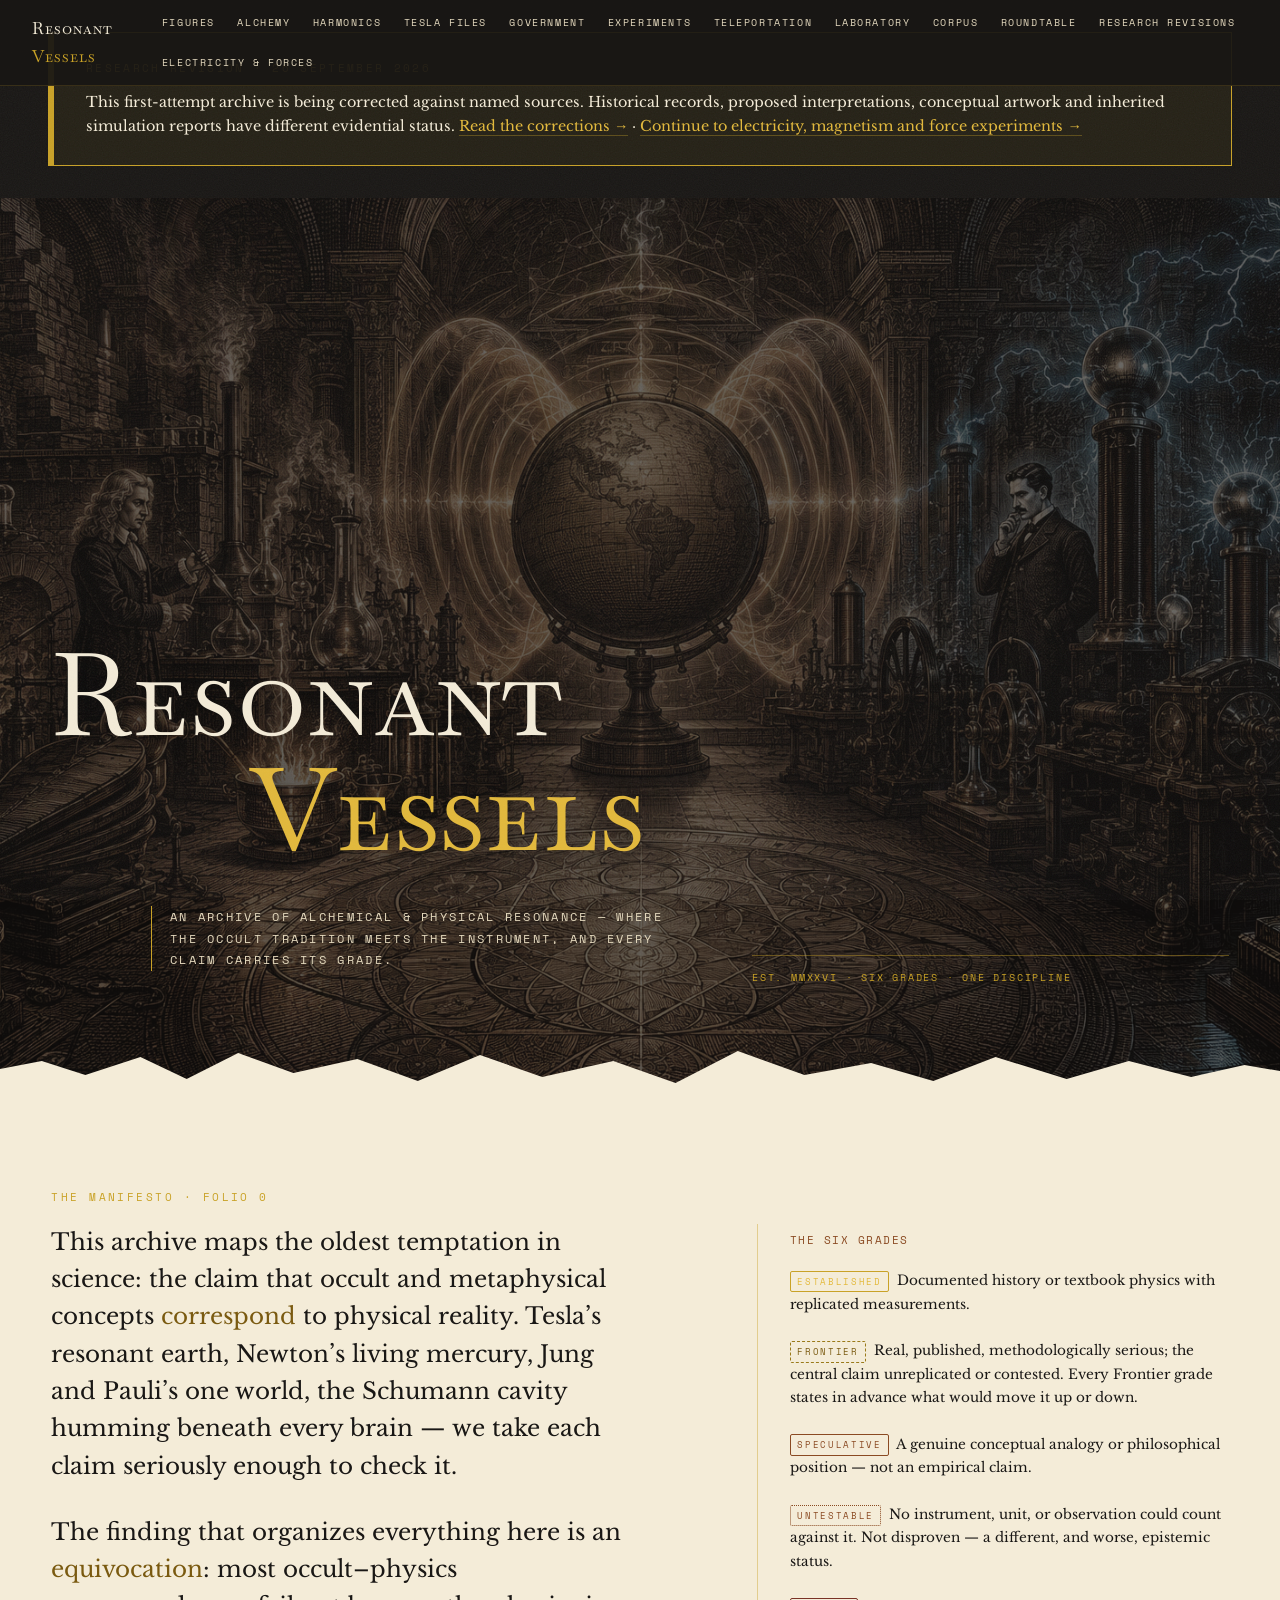
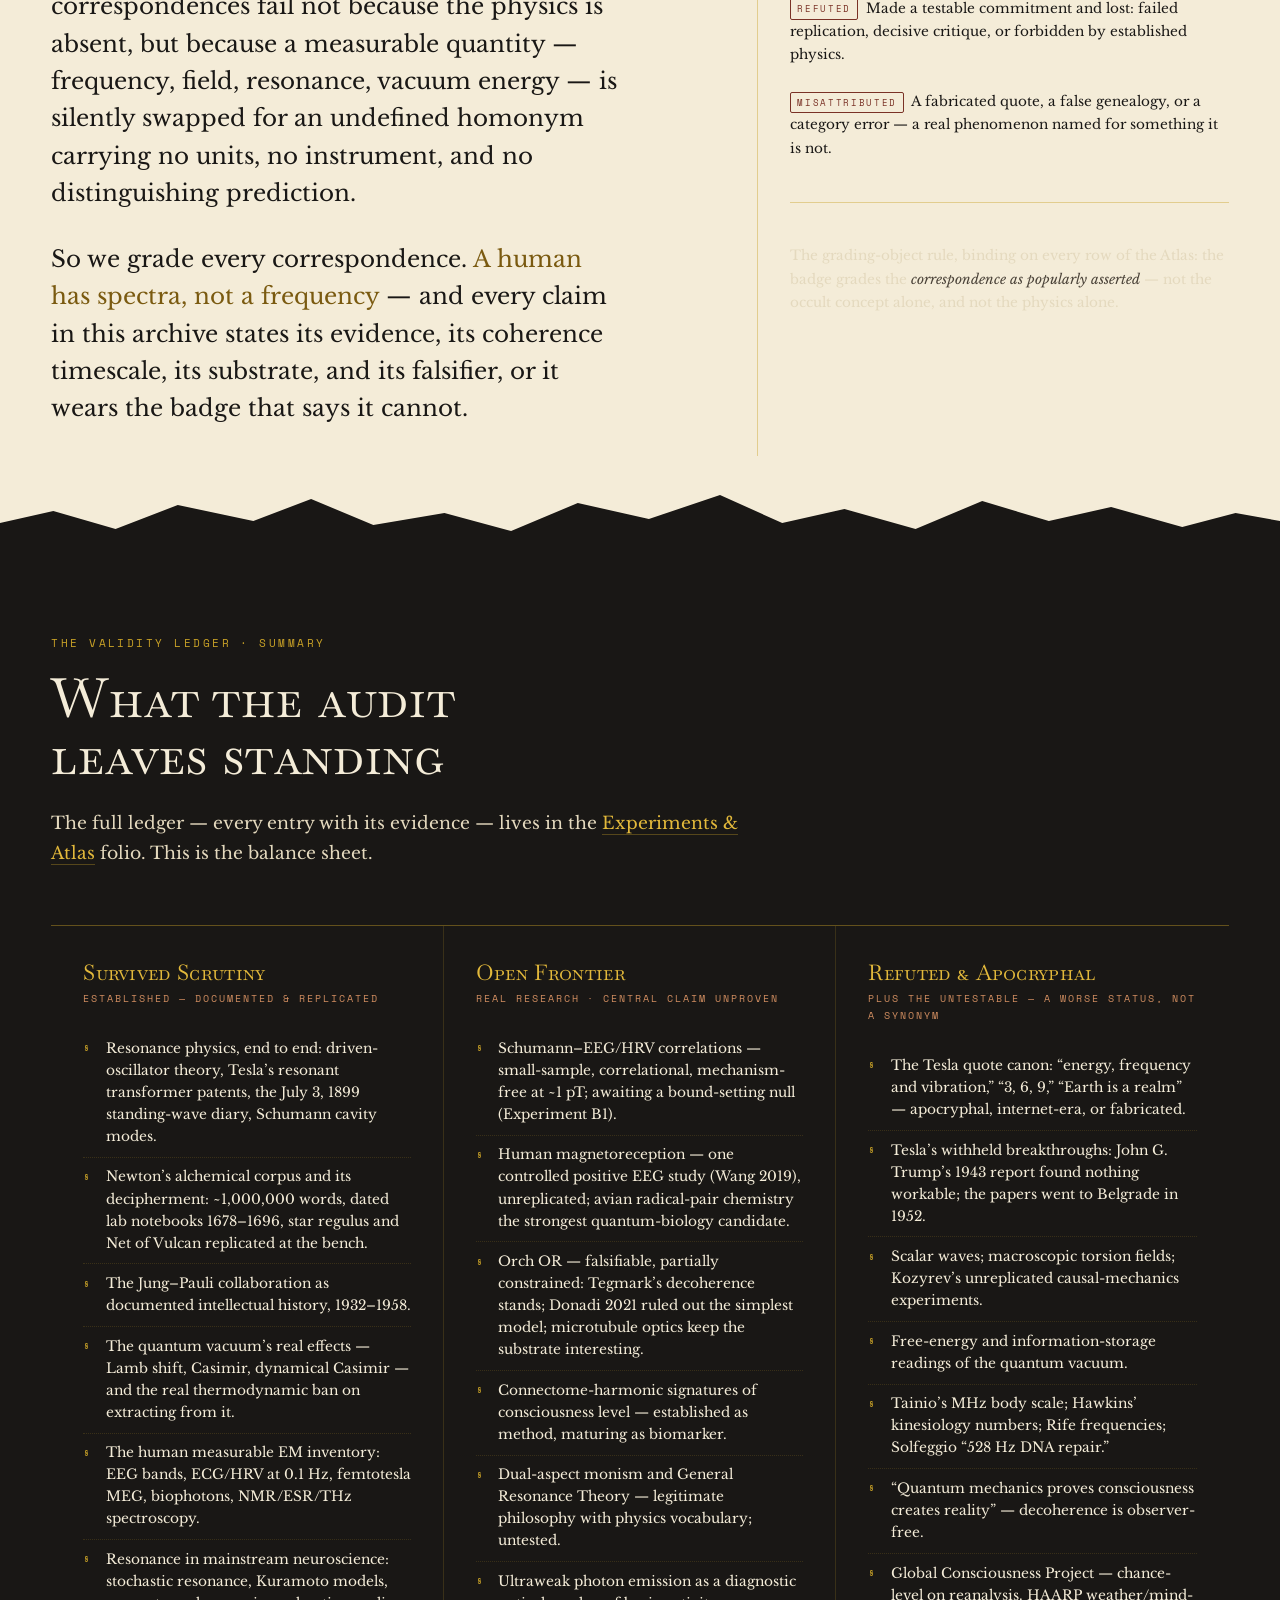
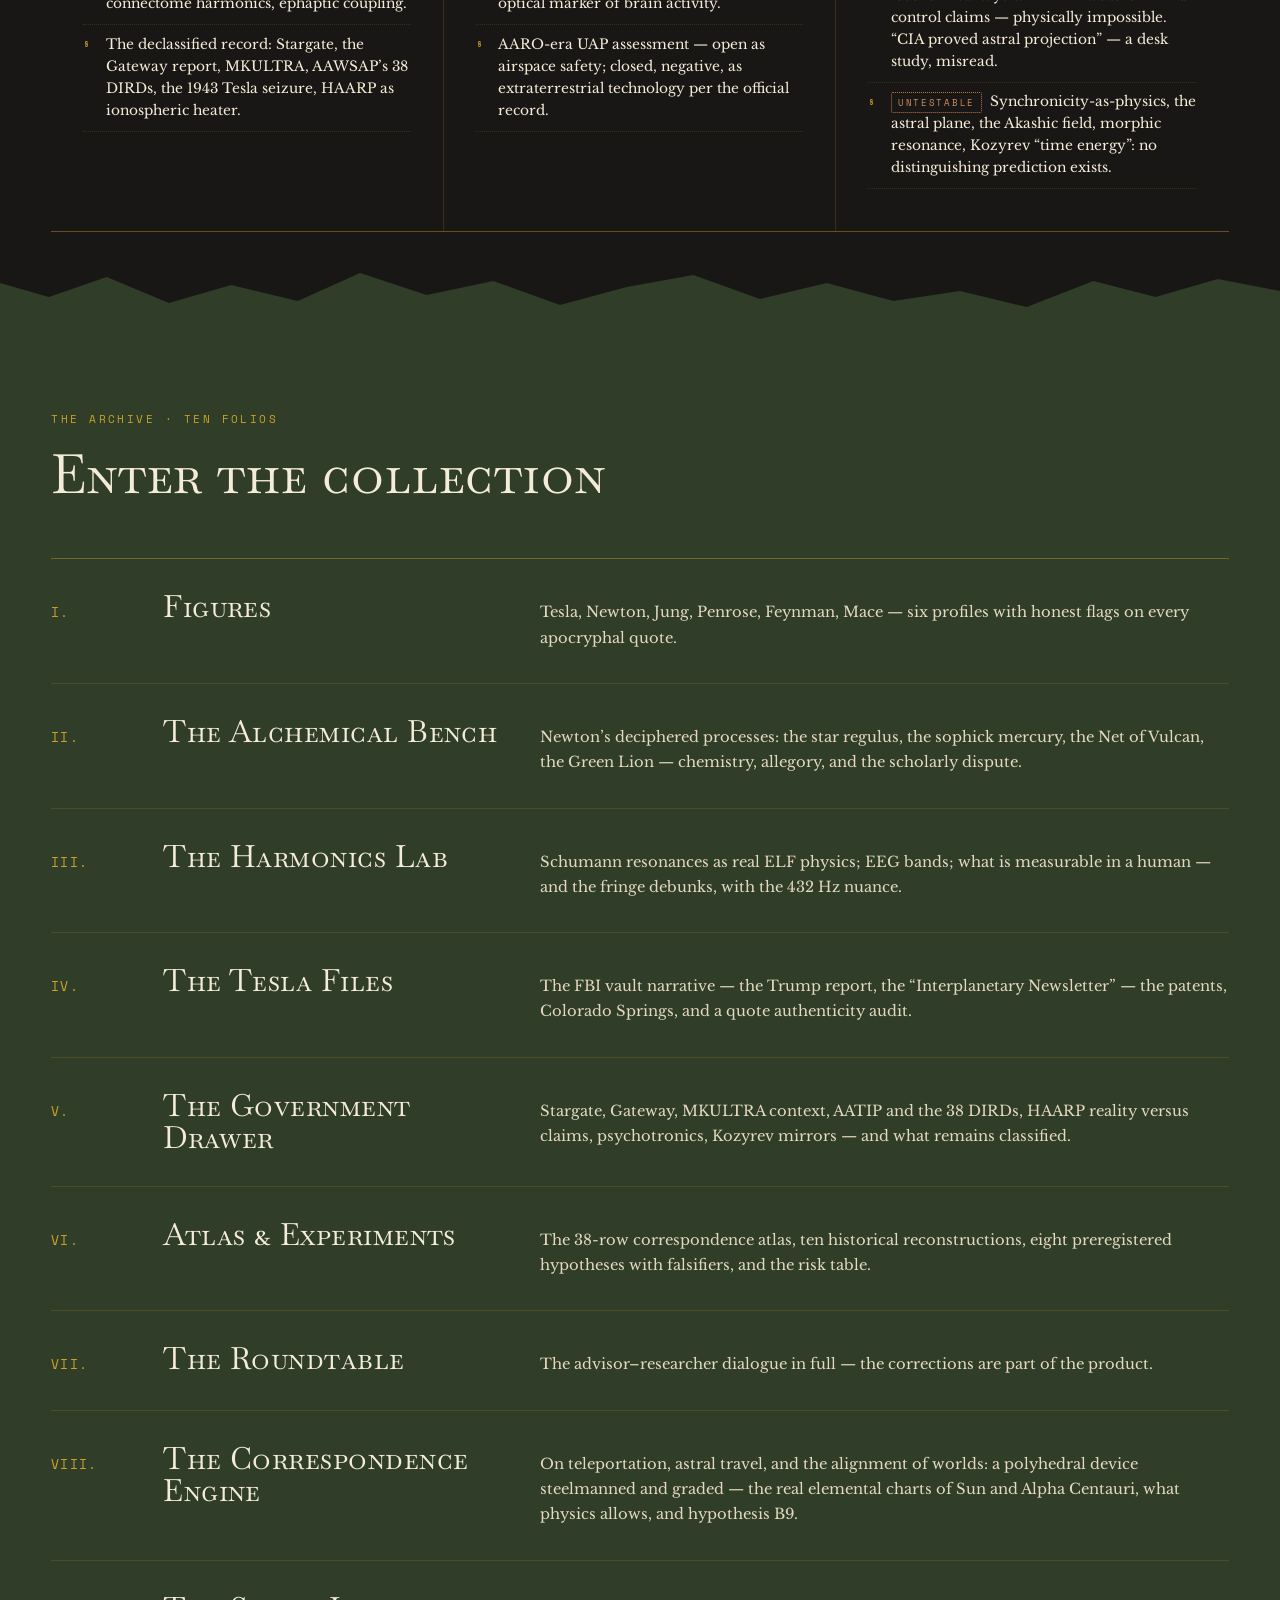
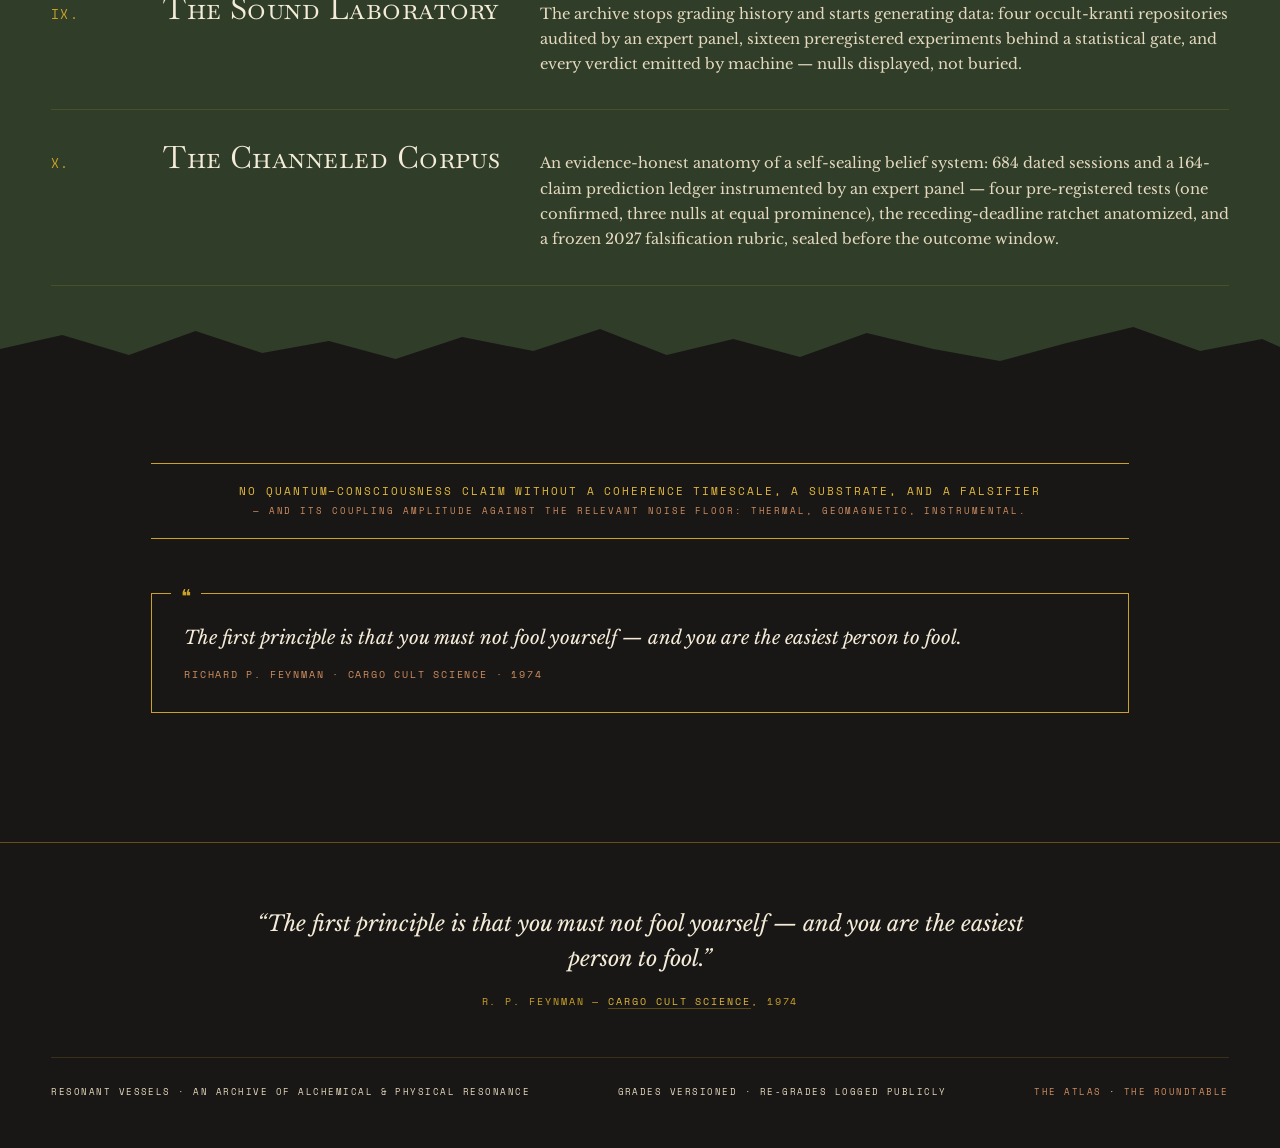
<file: index.html>
<!DOCTYPE html>
<html lang="en">
<head>
<meta charset="UTF-8">
<meta name="viewport" content="width=device-width, initial-scale=1.0">
<title>Resonant Vessels — An Archive of Alchemical &amp; Physical Resonance</title>
<meta name="description" content="A rigorous archive at the boundary of alchemy and physics: Tesla, Newton, Jung, Schumann resonances, declassified programs — every metaphysical claim graded.">
<link rel="preconnect" href="https://fonts.googleapis.com">
<link rel="preconnect" href="https://fonts.gstatic.com" crossorigin>
<link href="https://fonts.googleapis.com/css2?family=Baskervville+SC&family=Libre+Baskerville:ital,wght@0,400;0,700;1,400&family=Space+Mono:wght@400;700&display=swap" rel="stylesheet">
<link rel="stylesheet" href="css/style.css">
</head>
<body>
<div class="grain" aria-hidden="true"></div>

<header class="topbar">
  <a class="brand" href="index.html">Resonant <span class="amp">Vessels</span></a>
  <nav aria-label="Archive sections">
    <a href="figures.html">Figures</a>
    <a href="alchemy.html">Alchemy</a>
    <a href="harmonics.html">Harmonics</a>
    <a href="tesla_files.html">Tesla Files</a>
    <a href="government.html">Government</a>
    <a href="experiments.html">Experiments</a>
    <a href="teleportation.html">Teleportation</a>
    <a href="lab.html">Laboratory</a>
    <a href="bashar.html">Corpus</a>
    <a href="roundtable.html">Roundtable</a>
    <a href="research-corrections.html">Research revisions</a>
    <a href="research-continuation.html">Electricity &amp; forces</a>
  </nav>
</header>
<aside class="safety-banner" aria-label="Research revision" style="margin:2rem auto;max-width:74rem;">
  <span class="sb-title">Research revision · 26 September 2026</span>
  <p>This first-attempt archive is being corrected against named sources. Historical records, proposed interpretations, conceptual artwork and inherited simulation reports have different evidential status. <a href="research-corrections.html">Read the corrections →</a> · <a href="research-continuation.html">Continue to electricity, magnetism and force experiments →</a></p>
</aside>

<!-- ================= HERO ================= -->
<section class="hero" id="top">
  <div class="hero-media" aria-hidden="true">
    <img src="assets/hero_lab.png" alt="" loading="eager">
  </div>
  <div class="hero-veil" aria-hidden="true"></div>
  <div class="hero-inner">
    <div class="hero-title-block">
      <div class="line-a fade-in">
        <h1>Resonant</h1>
      </div>
      <div class="line-b fade-in">
        <h1><span class="gold">Vessels</span></h1>
      </div>
      <div class="line-c fade-in">
        <p class="hero-sub">An archive of alchemical &amp; physical resonance — where the occult tradition meets the instrument, and every claim carries its grade.</p>
      </div>
      <div class="hero-rule fade-in">Est. MMXXVI · Six grades · One discipline</div>
    </div>
  </div>
</section>

<!-- torn transition I : parchment over ink -->
<div class="torn" aria-hidden="true">
  <svg viewBox="0 0 1440 64" preserveAspectRatio="none">
    <polygon fill="#F4ECD8" points="0,64 0,34 47,26 96,40 158,22 210,44 268,18 330,38 402,24 470,46 540,20 610,42 690,26 760,48 830,16 905,40 980,28 1050,46 1120,22 1200,44 1270,26 1340,42 1400,30 1440,36 1440,64"/>
  </svg>
</div>

<!-- ================= MANIFESTO (light) ================= -->
<section class="section-light" id="manifesto">
  <div class="wrap">
    <span class="kicker fade-in">The Manifesto · Folio 0</span>
    <div class="manifesto-grid">
      <div class="lead-col fade-in">
        <p class="lead-para">This archive maps the oldest temptation in science: the claim that occult and metaphysical concepts <span class="gold">correspond</span> to physical reality. Tesla&rsquo;s resonant earth, Newton&rsquo;s living mercury, Jung and Pauli&rsquo;s one world, the Schumann cavity humming beneath every brain — we take each claim seriously enough to check it.</p>
        <p class="lead-para">The finding that organizes everything here is an <span class="gold">equivocation</span>: most occult–physics correspondences fail not because the physics is absent, but because a measurable quantity — frequency, field, resonance, vacuum energy — is silently swapped for an undefined homonym carrying no units, no instrument, and no distinguishing prediction.</p>
        <p class="lead-para">So we grade every correspondence. <span class="gold">A human has spectra, not a frequency</span> — and every claim in this archive states its evidence, its coherence timescale, its substrate, and its falsifier, or it wears the badge that says it cannot.</p>
      </div>
      <div class="side-col fade-in">
        <span class="mono-label" style="color:#8a4a22;">The Six Grades</span>
        <p class="small" style="margin-top:1rem;">
          <span class="badge established">Established</span>&nbsp; Documented history or textbook physics with replicated measurements.<br><br>
          <span class="badge frontier">Frontier</span>&nbsp; Real, published, methodologically serious; the central claim unreplicated or contested. Every Frontier grade states in advance what would move it up or down.<br><br>
          <span class="badge speculative">Speculative</span>&nbsp; A genuine conceptual analogy or philosophical position — not an empirical claim.<br><br>
          <span class="badge untestable">Untestable</span>&nbsp; No instrument, unit, or observation could count against it. Not disproven — a different, and worse, epistemic status.<br><br>
          <span class="badge refuted">Refuted</span>&nbsp; Made a testable commitment and lost: failed replication, decisive critique, or forbidden by established physics.<br><br>
          <span class="badge misattributed">Misattributed</span>&nbsp; A fabricated quote, a false genealogy, or a category error — a real phenomenon named for something it is not.
        </p>
        <hr class="gold-rule">
        <p class="small dim">The grading-object rule, binding on every row of the Atlas: the badge grades the <em>correspondence as popularly asserted</em> — not the occult concept alone, and not the physics alone.</p>
      </div>
    </div>
  </div>
</section>

<!-- torn transition II : ink over parchment -->
<div class="torn" aria-hidden="true">
  <svg viewBox="0 0 1440 64" preserveAspectRatio="none">
    <polygon fill="#191715" points="0,64 0,42 60,30 130,48 200,24 285,40 350,18 420,44 500,32 575,50 650,22 730,38 810,14 880,42 950,28 1030,48 1105,20 1180,40 1250,26 1330,46 1390,32 1440,40 1440,64"/>
  </svg>
</div>

<!-- ================= VALIDITY LEDGER (ink) ================= -->
<section class="section-ink" id="ledger">
  <div class="wrap">
    <span class="kicker fade-in">The Validity Ledger · Summary</span>
    <h2 class="display-lg fade-in">What the audit<br>leaves standing</h2>
    <p class="fade-in" style="max-width:44rem; margin-top:1.6rem; color:var(--parchment-dim);">The full ledger — every entry with its evidence — lives in the <a href="experiments.html">Experiments &amp; Atlas</a> folio. This is the balance sheet.</p>

    <div class="ledger-cols fade-in">
      <div class="ledger-col">
        <h3>Survived Scrutiny</h3>
        <span class="count">Established — documented &amp; replicated</span>
        <ul>
          <li>Resonance physics, end to end: driven-oscillator theory, Tesla&rsquo;s resonant transformer patents, the July 3, 1899 standing-wave diary, Schumann cavity modes.</li>
          <li>Newton&rsquo;s alchemical corpus and its decipherment: ~1,000,000 words, dated lab notebooks 1678–1696, star regulus and Net of Vulcan replicated at the bench.</li>
          <li>The Jung–Pauli collaboration as documented intellectual history, 1932–1958.</li>
          <li>The quantum vacuum&rsquo;s real effects — Lamb shift, Casimir, dynamical Casimir — and the real thermodynamic ban on extracting from it.</li>
          <li>The human measurable EM inventory: EEG bands, ECG/HRV at 0.1 Hz, femtotesla MEG, biophotons, NMR/ESR/THz spectroscopy.</li>
          <li>Resonance in mainstream neuroscience: stochastic resonance, Kuramoto models, connectome harmonics, ephaptic coupling.</li>
          <li>The declassified record: Stargate, the Gateway report, MKULTRA, AAWSAP&rsquo;s 38 DIRDs, the 1943 Tesla seizure, HAARP as ionospheric heater.</li>
        </ul>
      </div>
      <div class="ledger-col">
        <h3>Open Frontier</h3>
        <span class="count">Real research · central claim unproven</span>
        <ul>
          <li>Schumann–EEG/HRV correlations — small-sample, correlational, mechanism-free at ~1 pT; awaiting a bound-setting null (Experiment B1).</li>
          <li>Human magnetoreception — one controlled positive EEG study (Wang 2019), unreplicated; avian radical-pair chemistry the strongest quantum-biology candidate.</li>
          <li>Orch OR — falsifiable, partially constrained: Tegmark&rsquo;s decoherence stands; Donadi 2021 ruled out the simplest model; microtubule optics keep the substrate interesting.</li>
          <li>Connectome-harmonic signatures of consciousness level — established as method, maturing as biomarker.</li>
          <li>Dual-aspect monism and General Resonance Theory — legitimate philosophy with physics vocabulary; untested.</li>
          <li>Ultraweak photon emission as a diagnostic optical marker of brain activity.</li>
          <li>AARO-era UAP assessment — open as airspace safety; closed, negative, as extraterrestrial technology per the official record.</li>
        </ul>
      </div>
      <div class="ledger-col">
        <h3>Refuted &amp; Apocryphal</h3>
        <span class="count">Plus the untestable — a worse status, not a synonym</span>
        <ul>
          <li>The Tesla quote canon: &ldquo;energy, frequency and vibration,&rdquo; &ldquo;3, 6, 9,&rdquo; &ldquo;Earth is a realm&rdquo; — apocryphal, internet-era, or fabricated.</li>
          <li>Tesla&rsquo;s withheld breakthroughs: John G. Trump&rsquo;s 1943 report found nothing workable; the papers went to Belgrade in 1952.</li>
          <li>Scalar waves; macroscopic torsion fields; Kozyrev&rsquo;s unreplicated causal-mechanics experiments.</li>
          <li>Free-energy and information-storage readings of the quantum vacuum.</li>
          <li>Tainio&rsquo;s MHz body scale; Hawkins&rsquo; kinesiology numbers; Rife frequencies; Solfeggio &ldquo;528 Hz DNA repair.&rdquo;</li>
          <li>&ldquo;Quantum mechanics proves consciousness creates reality&rdquo; — decoherence is observer-free.</li>
          <li>Global Consciousness Project — chance-level on reanalysis. HAARP weather/mind-control claims — physically impossible. &ldquo;CIA proved astral projection&rdquo; — a desk study, misread.</li>
          <li><span class="badge untestable">Untestable</span>&nbsp; Synchronicity-as-physics, the astral plane, the Akashic field, morphic resonance, Kozyrev &ldquo;time energy&rdquo;: no distinguishing prediction exists.</li>
        </ul>
      </div>
    </div>
  </div>
</section>

<!-- torn transition III : deep olive over ink -->
<div class="torn" aria-hidden="true">
  <svg viewBox="0 0 1440 64" preserveAspectRatio="none">
    <polygon fill="#2F3D29" points="0,64 0,26 55,40 120,20 190,46 260,28 335,44 405,16 480,38 555,24 630,48 705,30 780,18 855,42 930,26 1005,44 1080,34 1155,50 1230,24 1300,40 1370,22 1440,34 1440,64"/>
  </svg>
</div>

<!-- ================= DIRECTORY (olive) ================= -->
<section class="section-olive" id="directory">
  <div class="wrap">
    <span class="kicker fade-in">The Archive · Ten Folios</span>
    <h2 class="display-lg fade-in" style="margin-bottom:3.5rem;">Enter the collection</h2>

    <div class="directory">
      <div class="directory-row fade-in">
        <span class="num">I.</span>
        <h3><a href="figures.html">Figures</a></h3>
        <p>Tesla, Newton, Jung, Penrose, Feynman, Mace — six profiles with honest flags on every apocryphal quote.</p>
      </div>
      <div class="directory-row fade-in">
        <span class="num">II.</span>
        <h3><a href="alchemy.html">The Alchemical Bench</a></h3>
        <p>Newton&rsquo;s deciphered processes: the star regulus, the sophick mercury, the Net of Vulcan, the Green Lion — chemistry, allegory, and the scholarly dispute.</p>
      </div>
      <div class="directory-row fade-in">
        <span class="num">III.</span>
        <h3><a href="harmonics.html">The Harmonics Lab</a></h3>
        <p>Schumann resonances as real ELF physics; EEG bands; what is measurable in a human — and the fringe debunks, with the 432 Hz nuance.</p>
      </div>
      <div class="directory-row fade-in">
        <span class="num">IV.</span>
        <h3><a href="tesla_files.html">The Tesla Files</a></h3>
        <p>The FBI vault narrative — the Trump report, the &ldquo;Interplanetary Newsletter&rdquo; — the patents, Colorado Springs, and a quote authenticity audit.</p>
      </div>
      <div class="directory-row fade-in">
        <span class="num">V.</span>
        <h3><a href="government.html">The Government Drawer</a></h3>
        <p>Stargate, Gateway, MKULTRA context, AATIP and the 38 DIRDs, HAARP reality versus claims, psychotronics, Kozyrev mirrors — and what remains classified.</p>
      </div>
      <div class="directory-row fade-in">
        <span class="num">VI.</span>
        <h3><a href="experiments.html">Atlas &amp; Experiments</a></h3>
        <p>The 38-row correspondence atlas, ten historical reconstructions, eight preregistered hypotheses with falsifiers, and the risk table.</p>
      </div>
      <div class="directory-row fade-in">
        <span class="num">VII.</span>
        <h3><a href="roundtable.html">The Roundtable</a></h3>
        <p>The advisor&ndash;researcher dialogue in full — the corrections are part of the product.</p>
      </div>
      <div class="directory-row fade-in">
        <span class="num">VIII.</span>
        <h3><a href="teleportation.html">The Correspondence Engine</a></h3>
        <p>On teleportation, astral travel, and the alignment of worlds: a polyhedral device steelmanned and graded — the real elemental charts of Sun and Alpha Centauri, what physics allows, and hypothesis B9.</p>
      </div>
      <div class="directory-row fade-in">
        <span class="num">IX.</span>
        <h3><a href="lab.html">The Sound Laboratory</a></h3>
        <p>The archive stops grading history and starts generating data: four occult-kranti repositories audited by an expert panel, sixteen preregistered experiments behind a statistical gate, and every verdict emitted by machine — nulls displayed, not buried.</p>
      </div>
      <div class="directory-row fade-in">
        <span class="num">X.</span>
        <h3><a href="bashar.html">The Channeled Corpus</a></h3>
        <p>An evidence-honest anatomy of a self-sealing belief system: 684 dated sessions and a 164-claim prediction ledger instrumented by an expert panel — four pre-registered tests (one confirmed, three nulls at equal prominence), the receding-deadline ratchet anatomized, and a frozen 2027 falsification rubric, sealed before the outcome window.</p>
      </div>
    </div>
  </div>
</section>

<!-- torn transition IV : ink over olive -->
<div class="torn" aria-hidden="true">
  <svg viewBox="0 0 1440 64" preserveAspectRatio="none">
    <polygon fill="#191715" points="0,64 0,38 70,24 145,44 220,20 295,42 370,30 445,48 520,26 600,40 675,18 750,44 825,28 900,46 975,22 1050,38 1125,50 1200,32 1275,16 1350,40 1420,28 1440,36 1440,64"/>
  </svg>
</div>

<!-- ================= HOUSE RULE + FOOTER ================= -->
<section class="section-ink">
  <div class="wrap wrap-narrow">
    <div class="house-rule fade-in">
      No quantum–consciousness claim without a coherence timescale, a substrate, and a falsifier<span class="hr-small">— and its coupling amplitude against the relevant noise floor: thermal, geomagnetic, instrumental.</span>
    </div>
    <div class="pullquote fade-in" style="margin-top:3.4rem;">
      The first principle is that you must not fool yourself — and you are the easiest person to fool.
      <span class="attribution">Richard P. Feynman · Cargo Cult Science · 1974</span>
    </div>
  </div>
</section>

<footer class="site-footer">
  <div class="footer-epigraph">
    <blockquote>&ldquo;The first principle is that you must not fool yourself — and you are the easiest person to fool.&rdquo;</blockquote>
    <span class="cite">R. P. Feynman — <a href="https://calteches.library.caltech.edu/51/2/CargoCult.htm">Cargo Cult Science</a>, 1974</span>
  </div>
  <div class="footer-meta">
    <span>Resonant Vessels · An Archive of Alchemical &amp; Physical Resonance</span>
    <span>Grades versioned · Re-grades logged publicly</span>
    <span><a href="experiments.html">The Atlas</a> · <a href="roundtable.html">The Roundtable</a></span>
  </div>
</footer>

<script src="js/main.js"></script>
</body>
</html>
</file>
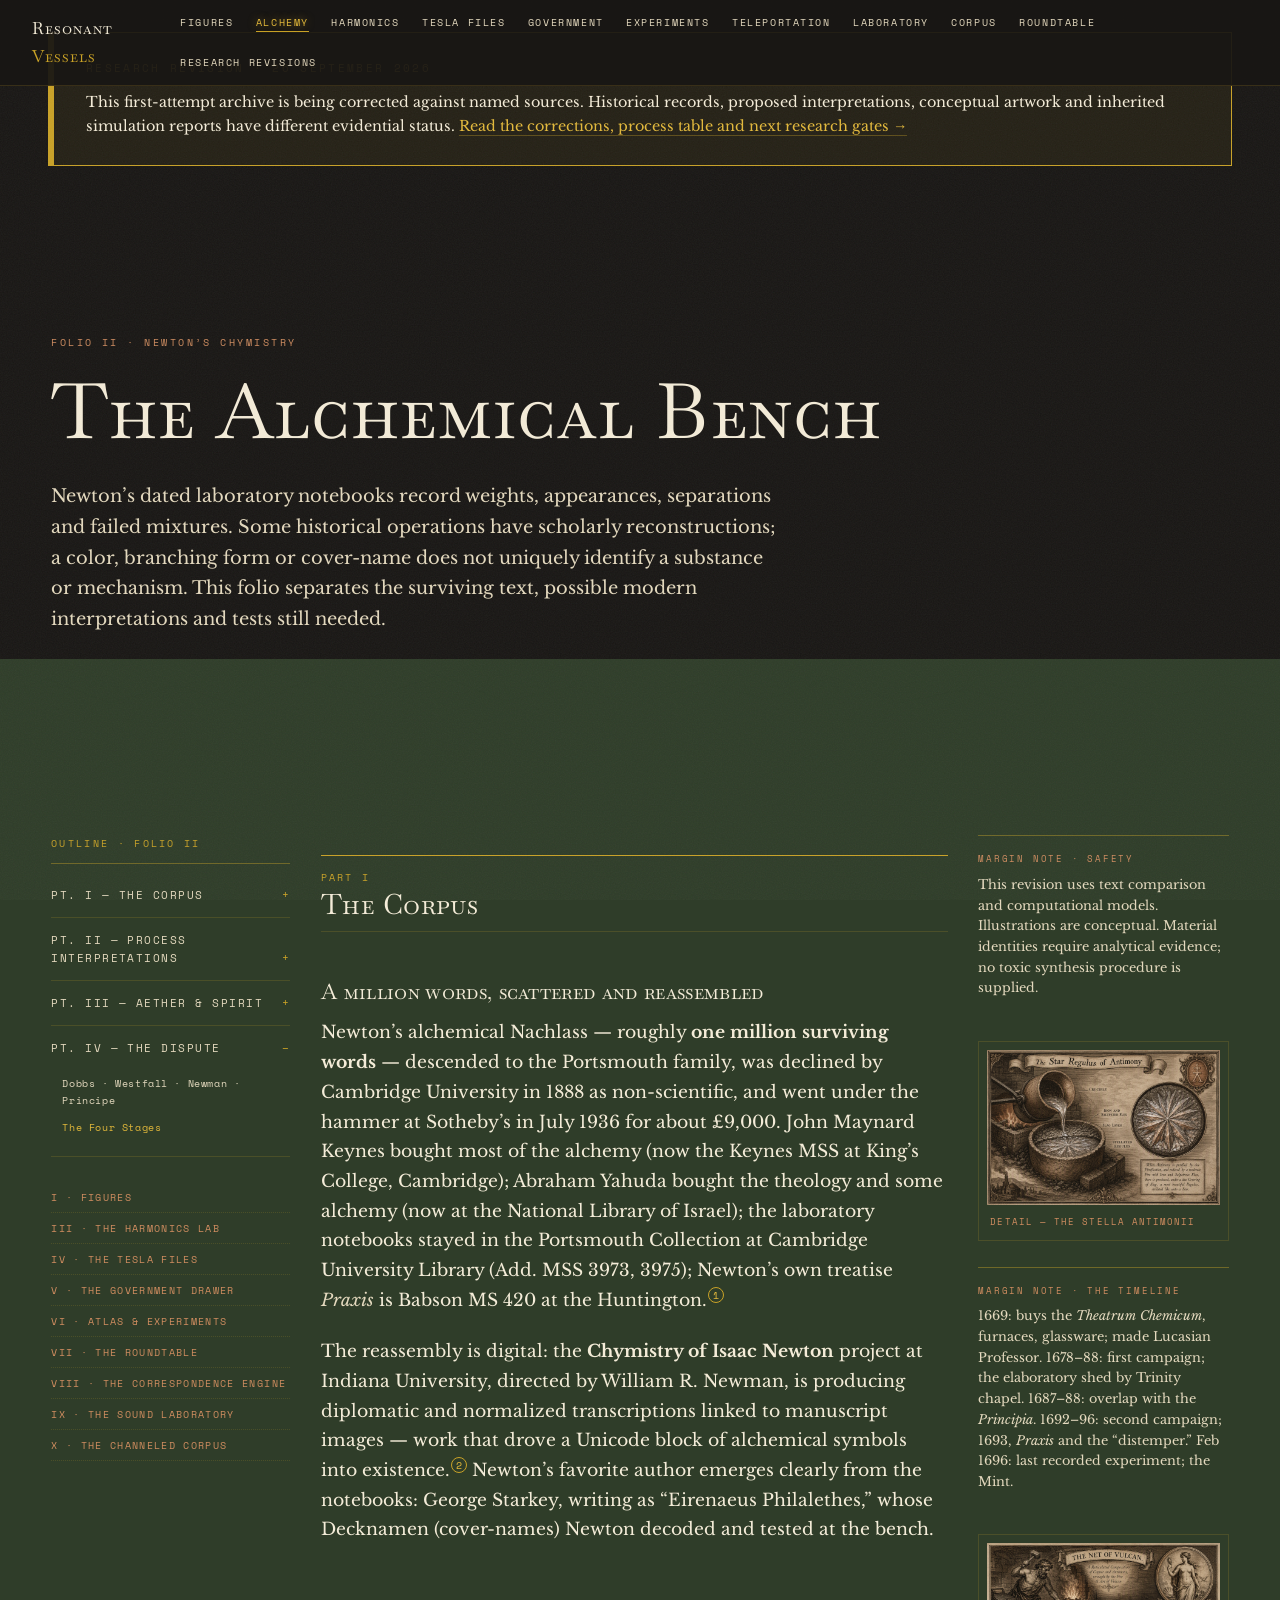
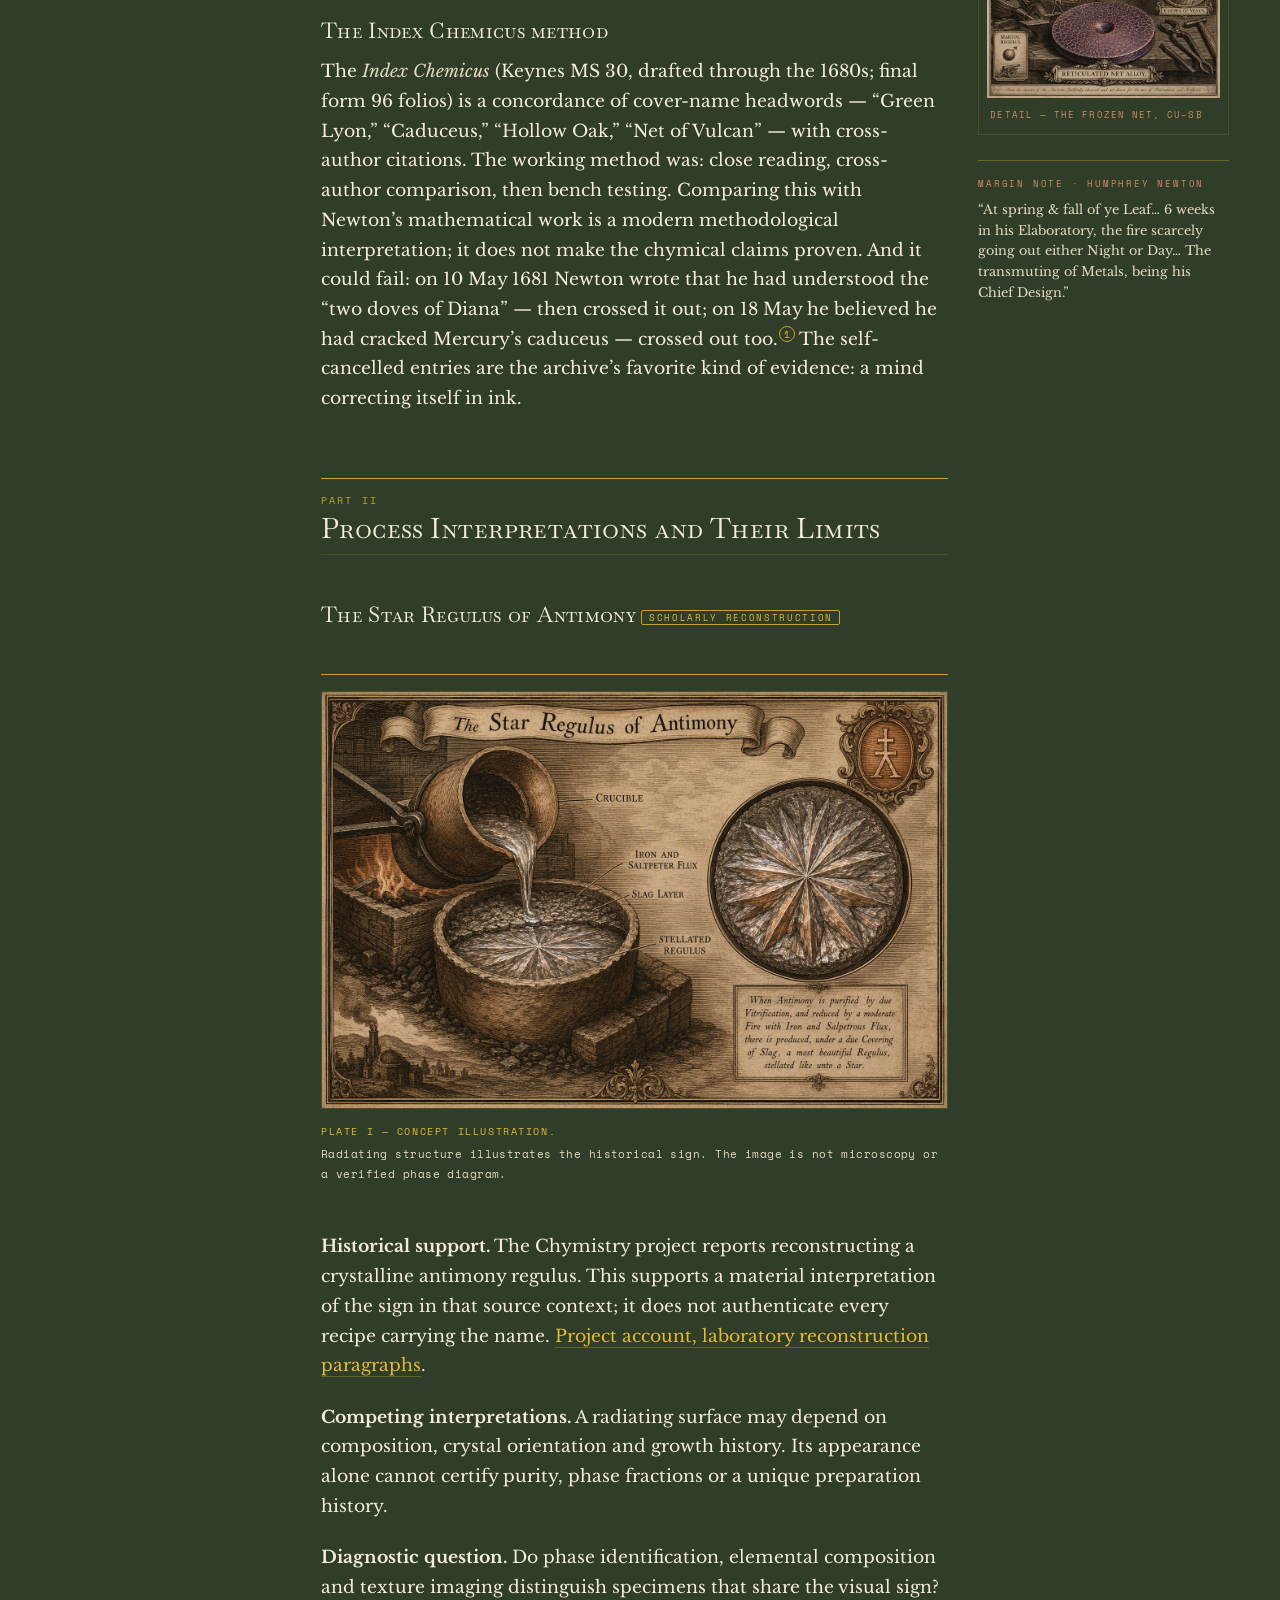
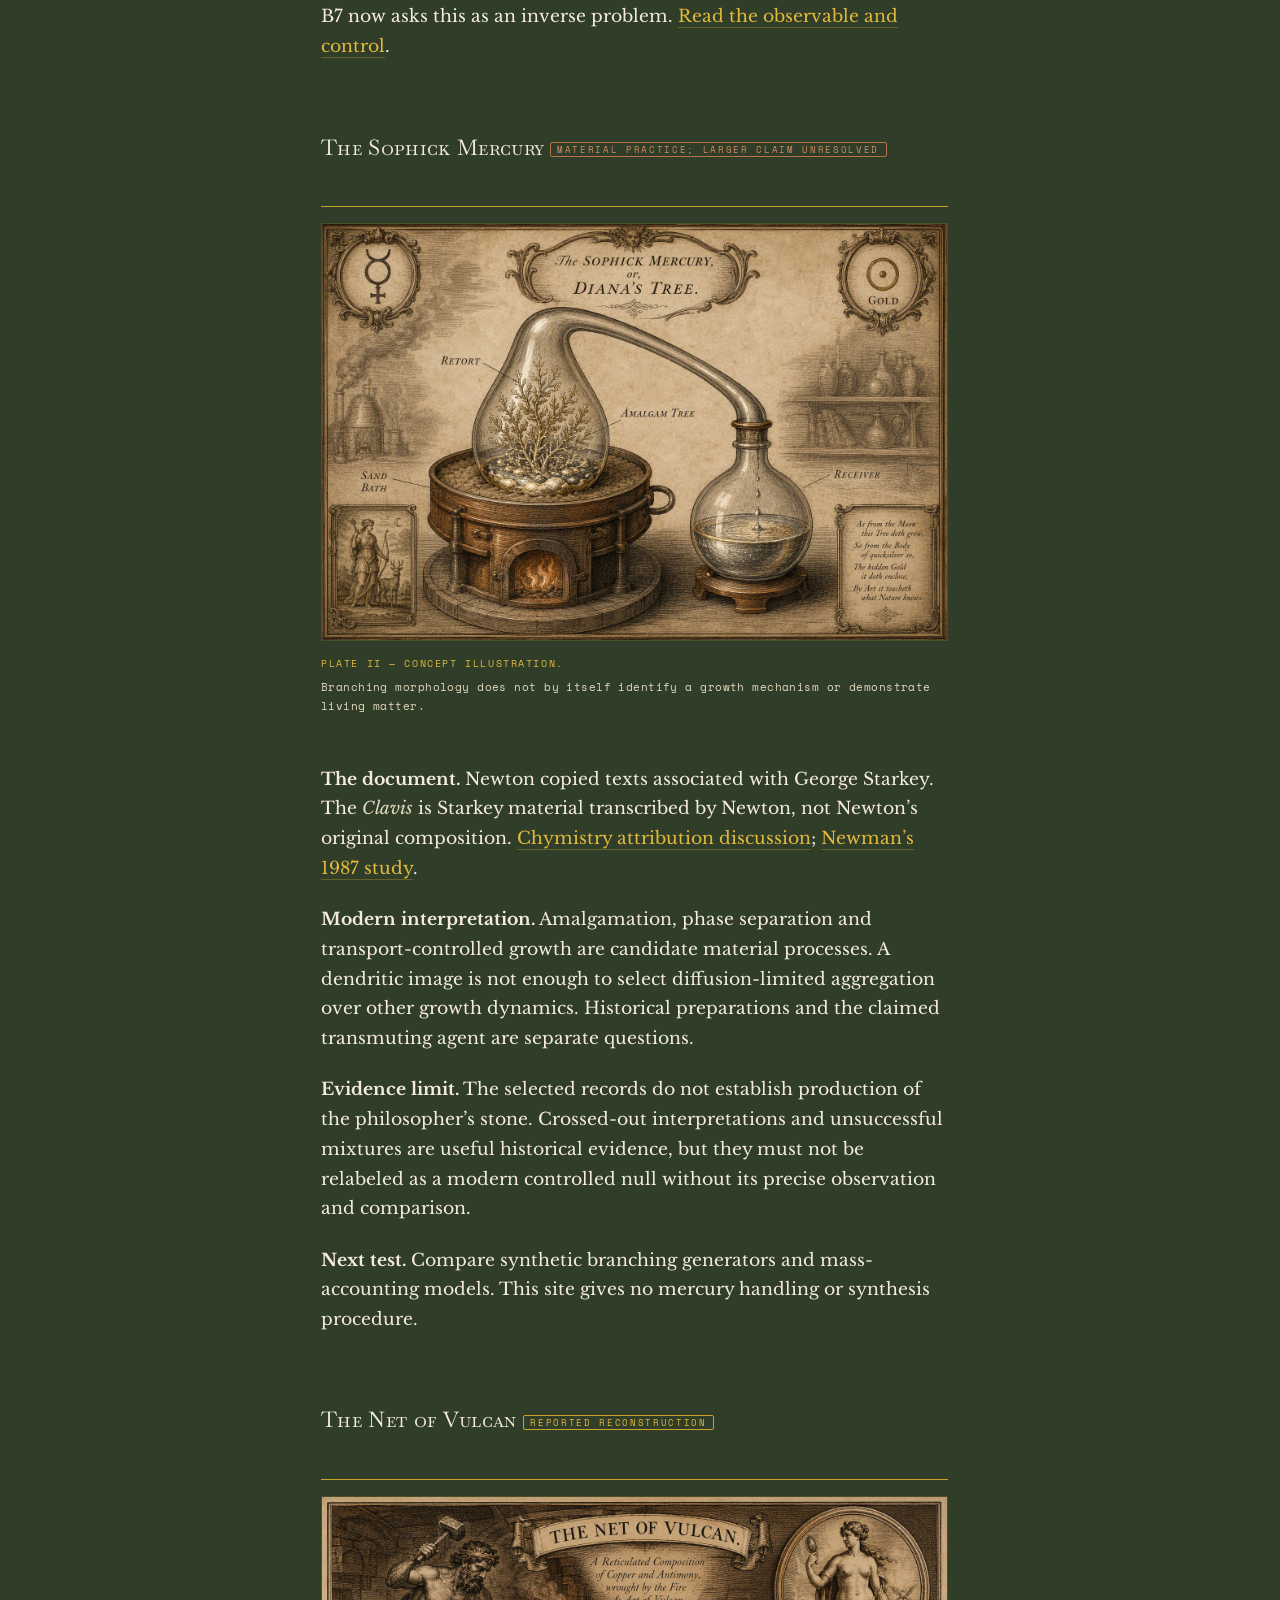
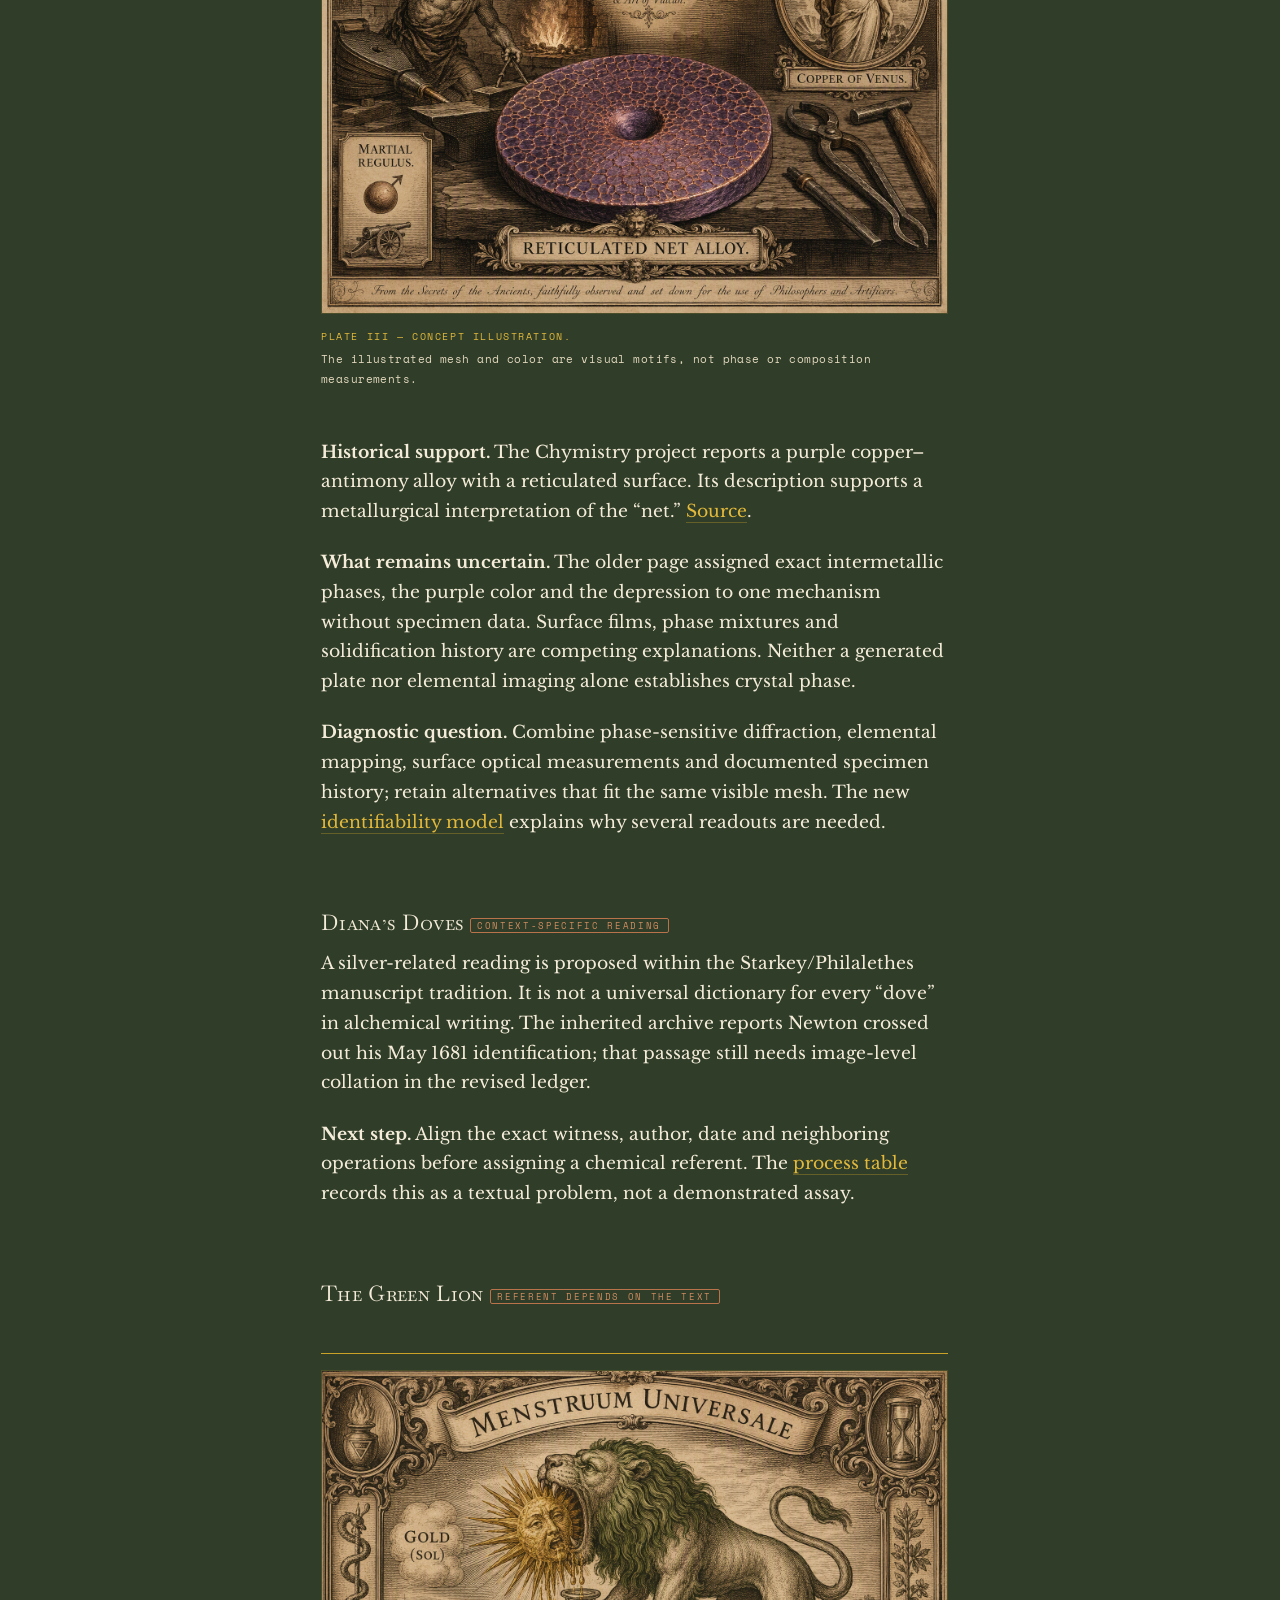
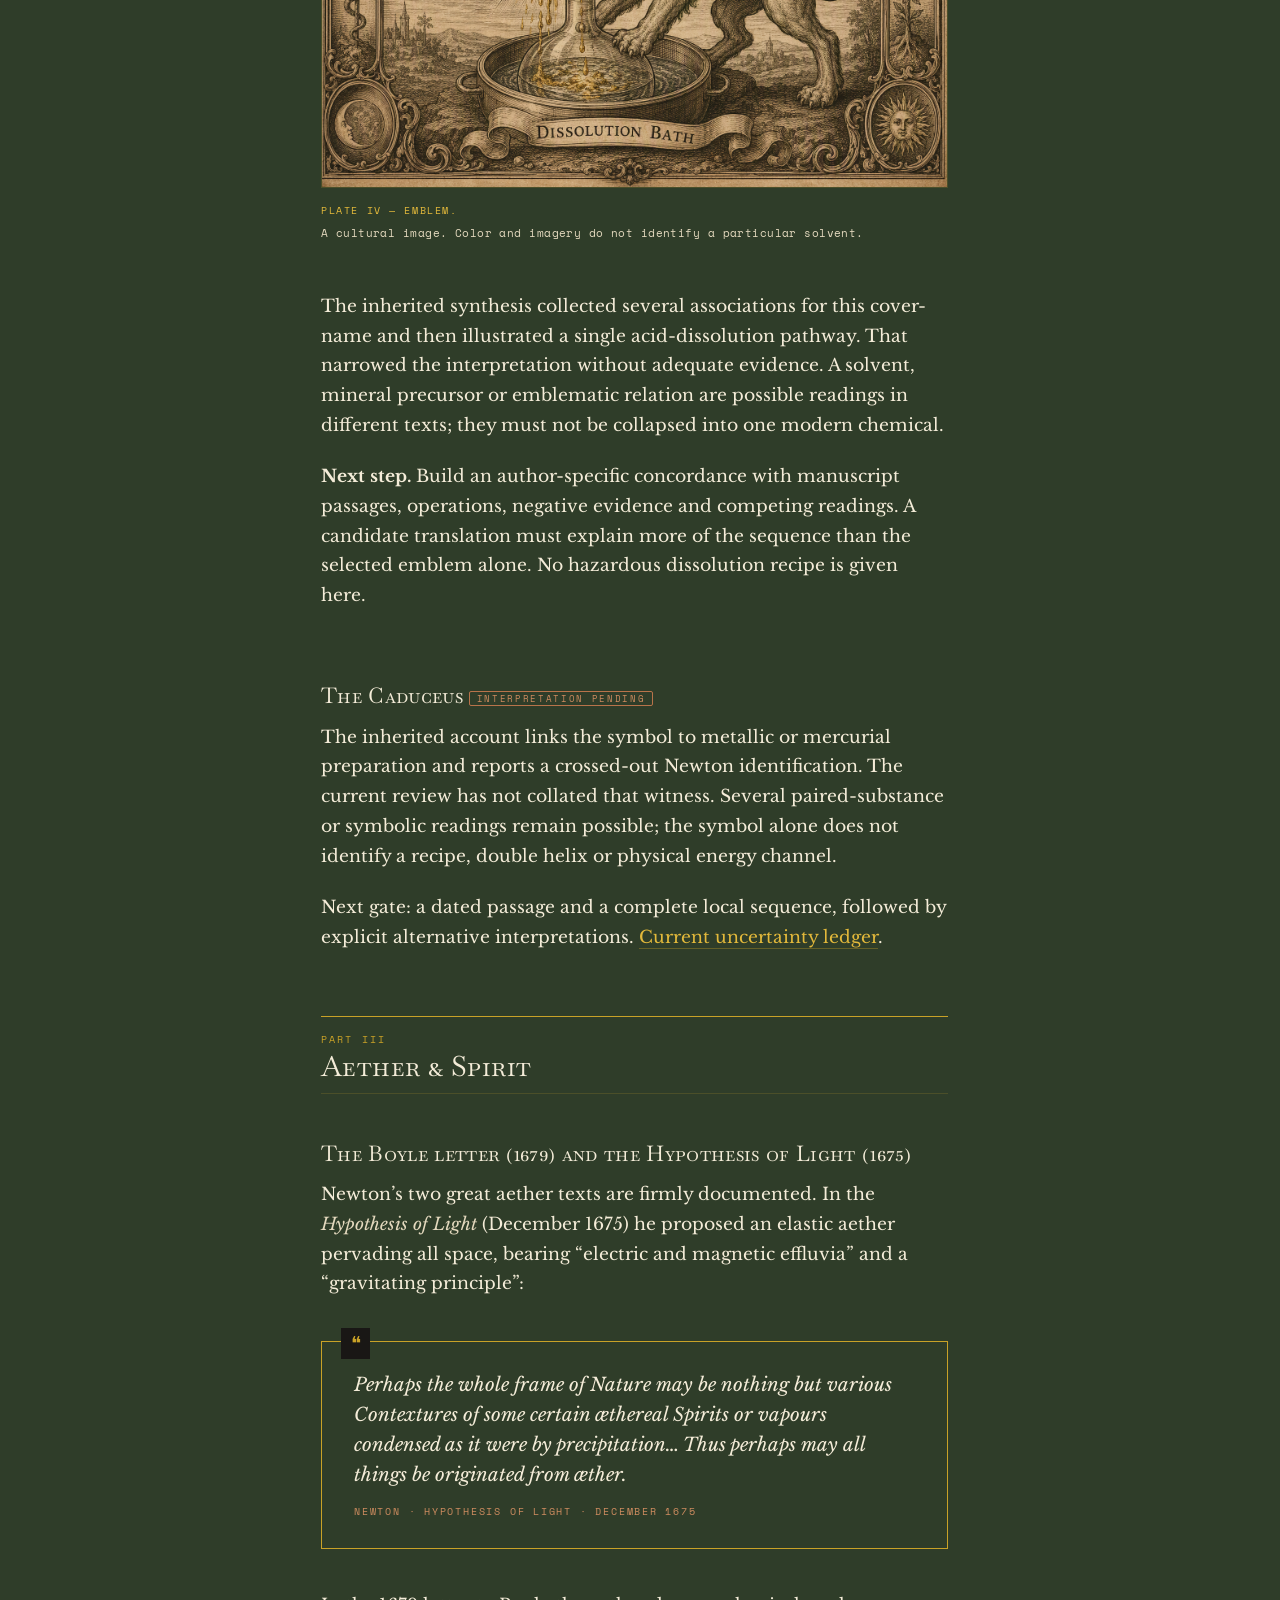
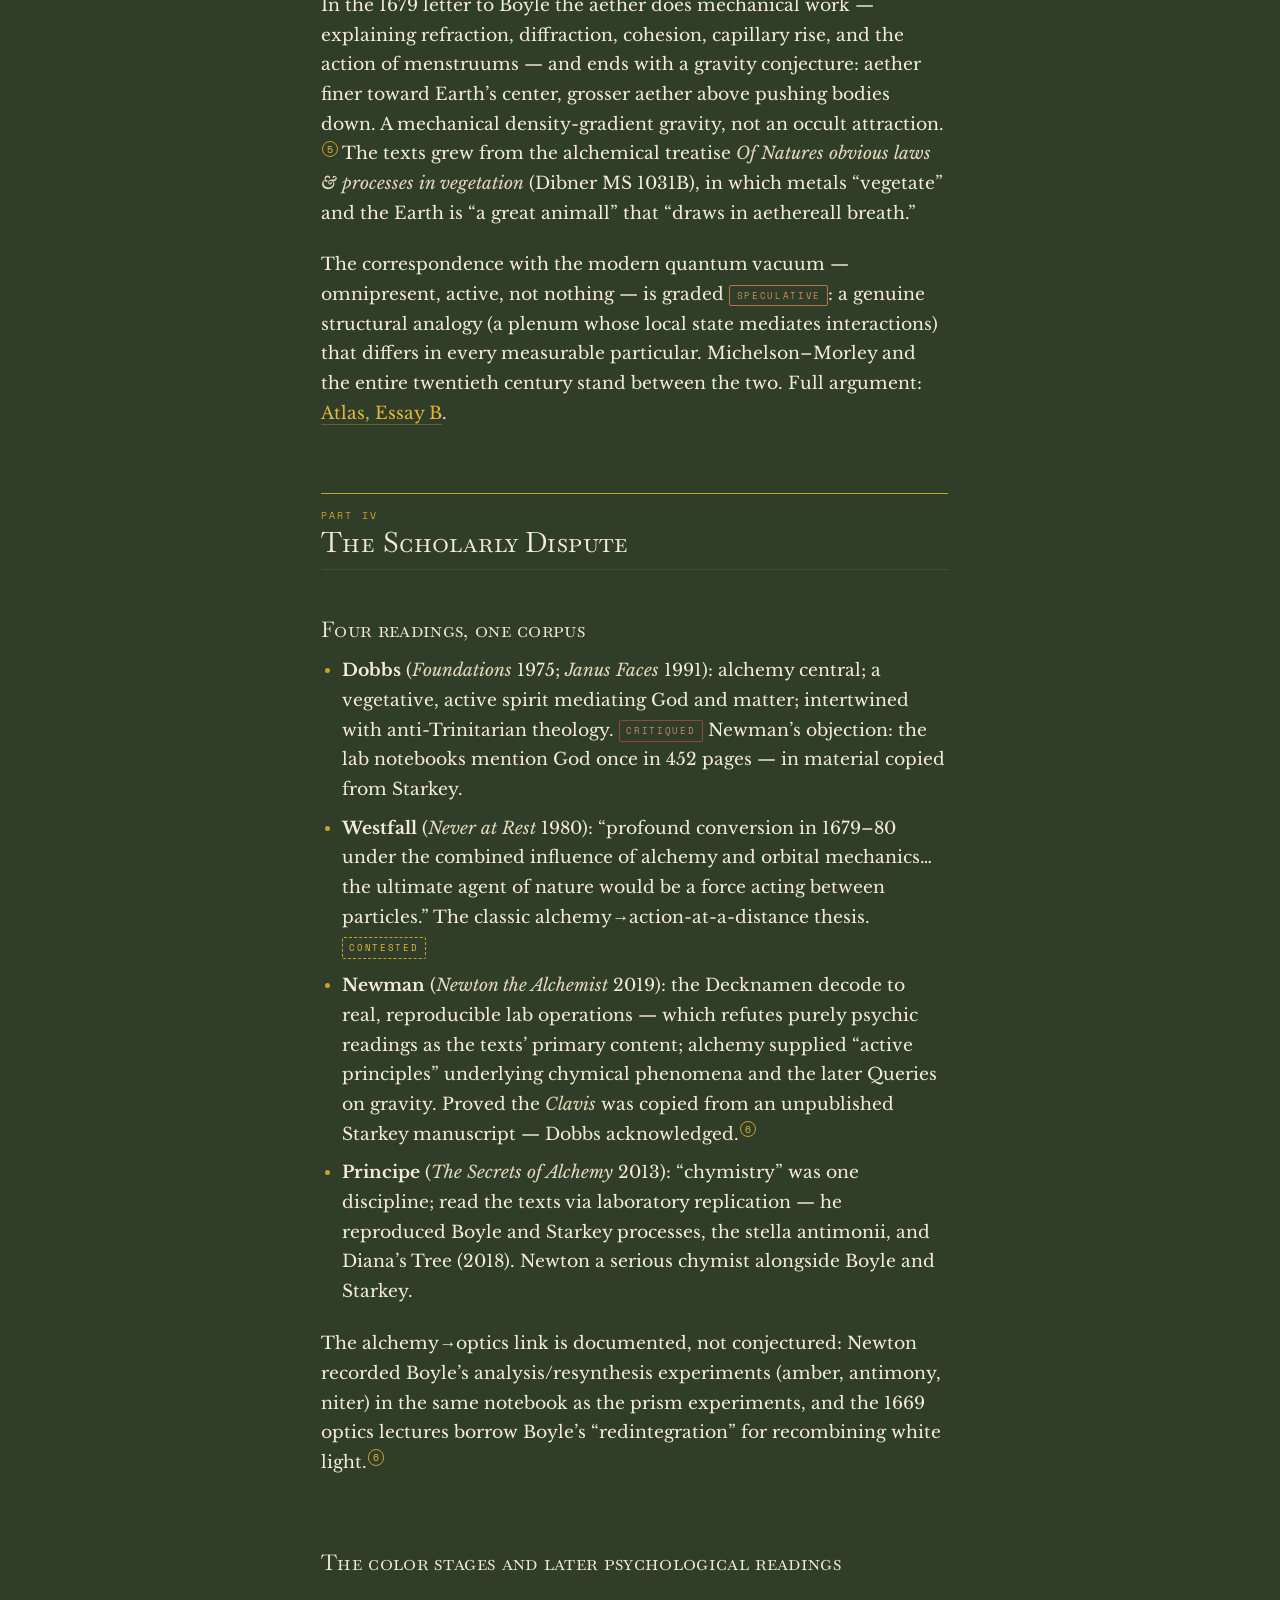
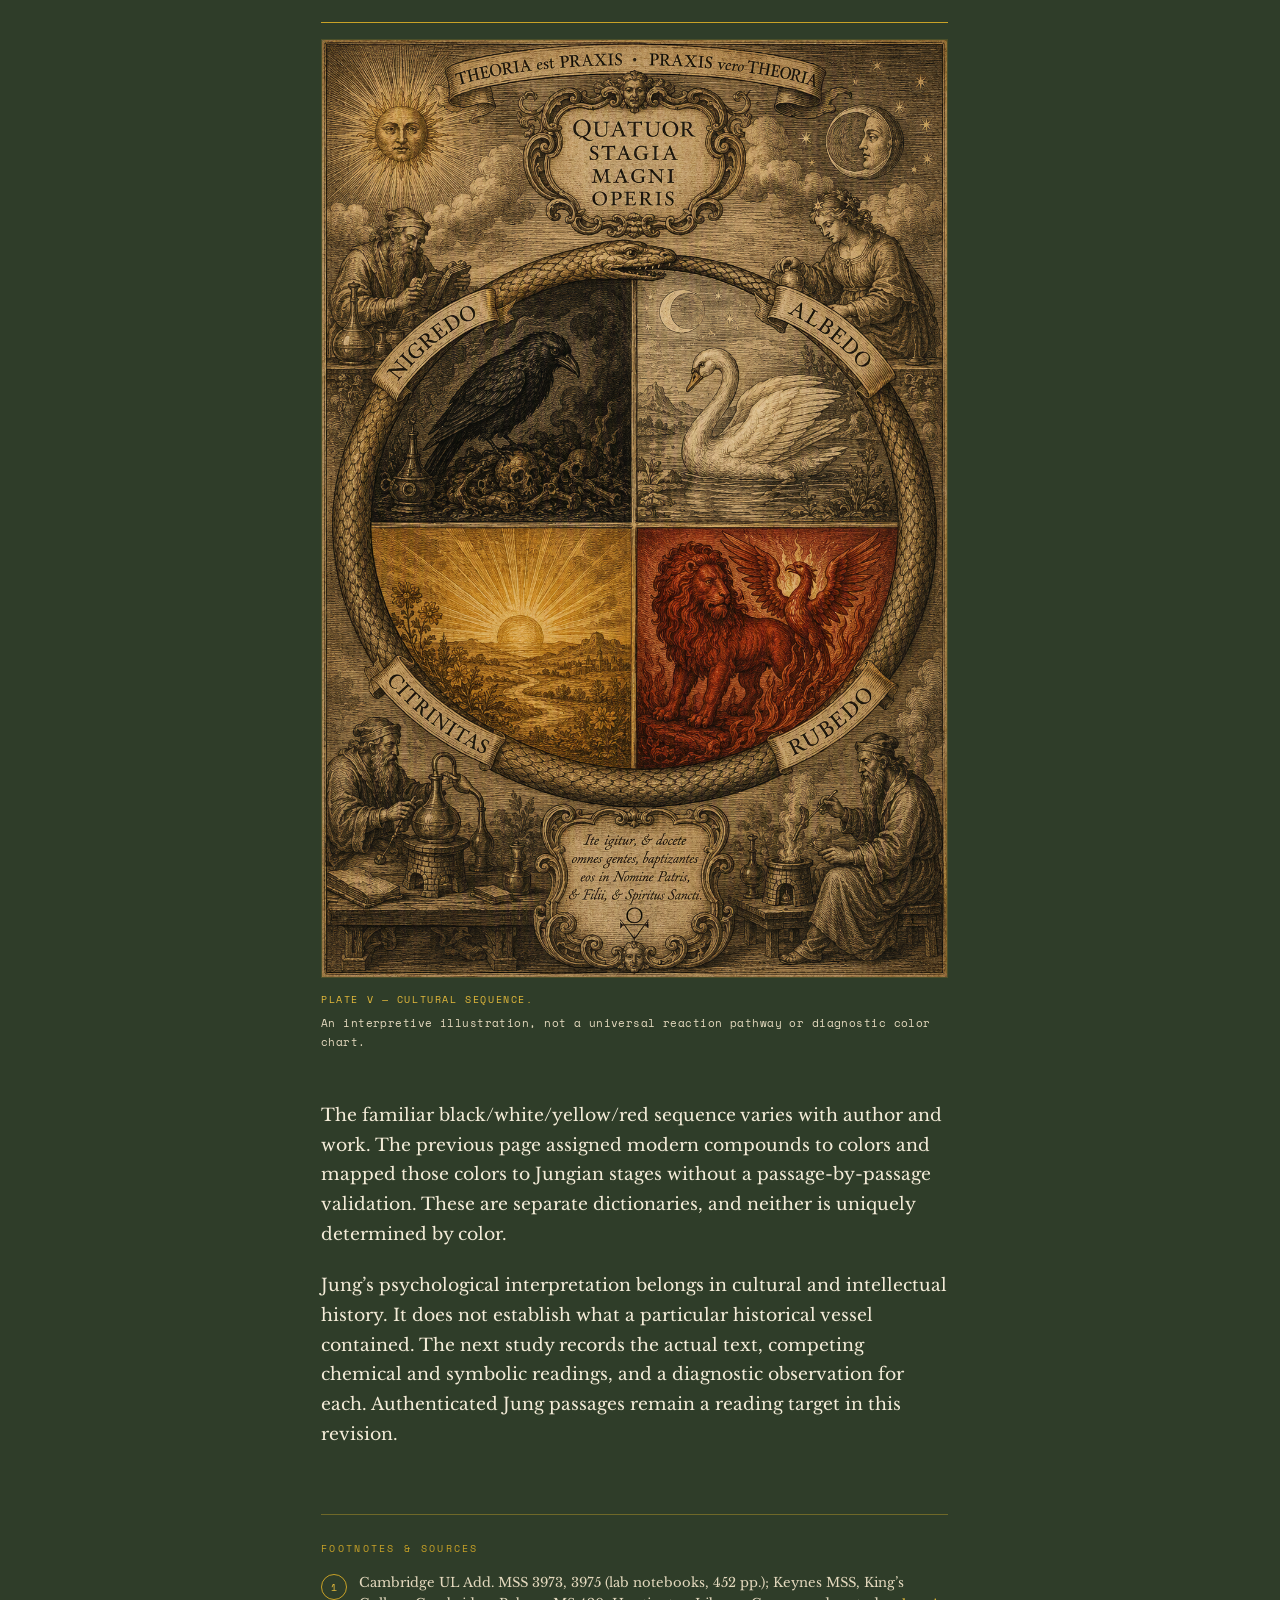
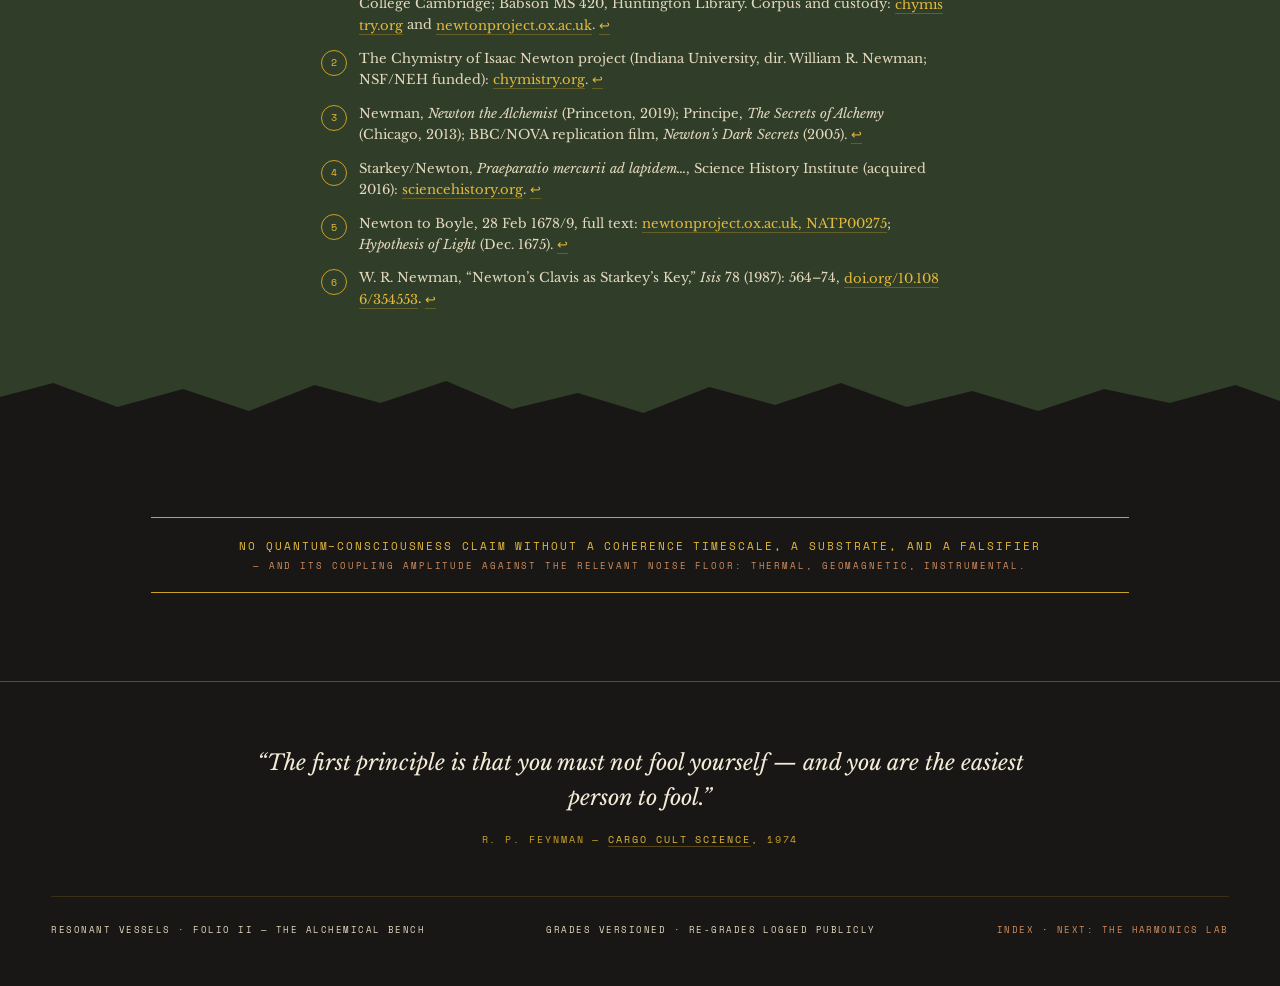
<file: alchemy.html>
<!DOCTYPE html>
<html lang="en">
<head>
<meta charset="UTF-8">
<meta name="viewport" content="width=device-width, initial-scale=1.0">
<title>The Alchemical Bench — Resonant Vessels</title>
<meta name="description" content="Newton alchemy source review: historical operations, competing modern interpretations, observable tests and unresolved cover-names.">
<link rel="preconnect" href="https://fonts.googleapis.com">
<link rel="preconnect" href="https://fonts.gstatic.com" crossorigin>
<link href="https://fonts.googleapis.com/css2?family=Baskervville+SC&family=Libre+Baskerville:ital,wght@0,400;0,700;1,400&family=Space+Mono:wght@400;700&display=swap" rel="stylesheet">
<link rel="stylesheet" href="css/style.css">
</head>
<body>
<div class="grain" aria-hidden="true"></div>

<header class="topbar">
  <a class="brand" href="index.html">Resonant <span class="amp">Vessels</span></a>
  <nav aria-label="Archive sections">
    <a href="figures.html">Figures</a>
    <a href="alchemy.html" class="active">Alchemy</a>
    <a href="harmonics.html">Harmonics</a>
    <a href="tesla_files.html">Tesla Files</a>
    <a href="government.html">Government</a>
    <a href="experiments.html">Experiments</a>
    <a href="teleportation.html">Teleportation</a>
    <a href="lab.html">Laboratory</a>
    <a href="bashar.html">Corpus</a>
    <a href="roundtable.html">Roundtable</a>
    <a href="research-corrections.html">Research revisions</a>
  </nav>
</header>
<aside class="safety-banner" aria-label="Research revision" style="margin:2rem auto;max-width:74rem;">
  <span class="sb-title">Research revision · 26 September 2026</span>
  <p>This first-attempt archive is being corrected against named sources. Historical records, proposed interpretations, conceptual artwork and inherited simulation reports have different evidential status. <a href="research-corrections.html">Read the corrections, process table and next research gates →</a></p>
</aside>

<div class="page-head">
  <span class="folio">Folio II · Newton&rsquo;s Chymistry</span>
  <h1 class="display-xl">The Alchemical Bench</h1>
  <p class="lede">Newton’s dated laboratory notebooks record weights, appearances, separations and failed mixtures. Some historical operations have scholarly reconstructions; a color, branching form or cover-name does not uniquely identify a substance or mechanism. This folio separates the surviving text, possible modern interpretations and tests still needed.</p>
</div>

<div class="section-olive">
  <div class="torn" aria-hidden="true">
    <svg viewBox="0 0 1440 64" preserveAspectRatio="none">
      <polygon fill="#2F3D29" points="0,64 0,36 52,20 124,44 198,26 272,48 346,22 420,38 494,16 568,42 642,28 716,46 790,24 864,40 938,18 1012,44 1086,30 1160,48 1234,22 1308,38 1382,26 1440,42 1440,64"/>
    </svg>
  </div>

  <div class="triptych">
    <aside class="outline" aria-label="Page outline">
      <div class="outline-title">Outline · Folio II</div>
      <details open>
        <summary>Pt. I — The Corpus</summary>
        <ul>
          <li><a href="#corpus">A million words, scattered</a></li>
          <li><a href="#method">The Index Chemicus method</a></li>
        </ul>
      </details>
      <details>
        <summary>Pt. II — Process Interpretations</summary>
        <ul>
          <li><a href="#star-regulus">The Star Regulus</a></li>
          <li><a href="#sophick">The Sophick Mercury</a></li>
          <li><a href="#net">The Net of Vulcan</a></li>
          <li><a href="#doves">Diana&rsquo;s Doves</a></li>
          <li><a href="#green-lion">The Green Lion</a></li>
          <li><a href="#caduceus">The Caduceus</a></li>
        </ul>
      </details>
      <details>
        <summary>Pt. III — Aether &amp; Spirit</summary>
        <ul>
          <li><a href="#aether">Boyle letter &amp; Hypothesis of Light</a></li>
        </ul>
      </details>
      <details>
        <summary>Pt. IV — The Dispute</summary>
        <ul>
          <li><a href="#dispute">Dobbs · Westfall · Newman · Principe</a></li>
          <li><a href="#stages">The Four Stages</a></li>
        </ul>
      </details>
      <div class="crossnav">
        <a href="figures.html">I · Figures</a>
        <a href="harmonics.html">III · The Harmonics Lab</a>
        <a href="tesla_files.html">IV · The Tesla Files</a>
        <a href="government.html">V · The Government Drawer</a>
        <a href="experiments.html">VI · Atlas &amp; Experiments</a>
        <a href="roundtable.html">VII · The Roundtable</a>
        <a href="teleportation.html">VIII · The Correspondence Engine</a>
        <a href="lab.html">IX · The Sound Laboratory</a>
        <a href="bashar.html">X · The Channeled Corpus</a>
      </div>
    </aside>

    <main class="article">
      <div class="part-header" id="part-corpus">
        <span class="part-no">Part I</span>
        <h2>The Corpus</h2>
      </div>

      <section id="corpus">
        <h3>A million words, scattered and reassembled</h3>
        <p>Newton&rsquo;s alchemical Nachlass — roughly <strong>one million surviving words</strong> — descended to the Portsmouth family, was declined by Cambridge University in 1888 as non-scientific, and went under the hammer at Sotheby&rsquo;s in July 1936 for about £9,000. John Maynard Keynes bought most of the alchemy (now the Keynes MSS at King&rsquo;s College, Cambridge); Abraham Yahuda bought the theology and some alchemy (now at the National Library of Israel); the laboratory notebooks stayed in the Portsmouth Collection at Cambridge University Library (Add. MSS 3973, 3975); Newton&rsquo;s own treatise <em>Praxis</em> is Babson MS 420 at the Huntington.<sup class="fn"><a href="#fn-a1">1</a></sup></p>
        <p>The reassembly is digital: the <strong>Chymistry of Isaac Newton</strong> project at Indiana University, directed by William R. Newman, is producing diplomatic and normalized transcriptions linked to manuscript images — work that drove a Unicode block of alchemical symbols into existence.<sup class="fn"><a href="#fn-a2">2</a></sup> Newton&rsquo;s favorite author emerges clearly from the notebooks: George Starkey, writing as &ldquo;Eirenaeus Philalethes,&rdquo; whose Decknamen (cover-names) Newton decoded and tested at the bench.</p>
      </section>

      <section id="method">
        <h3>The Index Chemicus method</h3>
        <p>The <em>Index Chemicus</em> (Keynes MS 30, drafted through the 1680s; final form 96 folios) is a concordance of cover-name headwords — &ldquo;Green Lyon,&rdquo; &ldquo;Caduceus,&rdquo; &ldquo;Hollow Oak,&rdquo; &ldquo;Net of Vulcan&rdquo; — with cross-author citations. The working method was: close reading, cross-author comparison, then bench testing. Comparing this with Newton’s mathematical work is a modern methodological interpretation; it does not make the chymical claims proven. And it could fail: on 10 May 1681 Newton wrote that he had understood the &ldquo;two doves of Diana&rdquo; — then crossed it out; on 18 May he believed he had cracked Mercury&rsquo;s caduceus — crossed out too.<sup class="fn"><a href="#fn-a1">1</a></sup> The self-cancelled entries are the archive&rsquo;s favorite kind of evidence: a mind correcting itself in ink.</p>
      </section>

      <div class="part-header" id="part-processes">
        <span class="part-no">Part II</span>
        <h2>Process Interpretations and Their Limits</h2>
      </div>

      <section id="star-regulus">
        <h3>The Star Regulus of Antimony <span class="badge established">Scholarly reconstruction</span></h3>
        <figure class="plate"><img src="assets/star_regulus.png" alt="Conceptual illustration of a star-like metallic surface; not a measured specimen" loading="lazy"><figcaption><span class="plate-no">Plate I — Concept illustration.</span><span class="plate-desc">Radiating structure illustrates the historical sign. The image is not microscopy or a verified phase diagram.</span></figcaption></figure>
        <p><strong>Historical support.</strong> The Chymistry project reports reconstructing a crystalline antimony regulus. This supports a material interpretation of the sign in that source context; it does not authenticate every recipe carrying the name. <a href="https://newton.dlib.indiana.edu/page/grant">Project account, laboratory reconstruction paragraphs</a>.</p>
        <p><strong>Competing interpretations.</strong> A radiating surface may depend on composition, crystal orientation and growth history. Its appearance alone cannot certify purity, phase fractions or a unique preparation history.</p>
        <p><strong>Diagnostic question.</strong> Do phase identification, elemental composition and texture imaging distinguish specimens that share the visual sign? B7 now asks this as an inverse problem. <a href="research-corrections.html#process-table">Read the observable and control</a>.</p>
      </section>

      <section id="sophick">
        <h3>The Sophick Mercury <span class="badge speculative">Material practice; larger claim unresolved</span></h3>
        <figure class="plate"><img src="assets/sophick_mercury.png" alt="Concept illustration of metallic branching; not an observed Newton experiment" loading="lazy"><figcaption><span class="plate-no">Plate II — Concept illustration.</span><span class="plate-desc">Branching morphology does not by itself identify a growth mechanism or demonstrate living matter.</span></figcaption></figure>
        <p><strong>The document.</strong> Newton copied texts associated with George Starkey. The <em>Clavis</em> is Starkey material transcribed by Newton, not Newton’s original composition. <a href="https://newton.dlib.indiana.edu/page/grant">Chymistry attribution discussion</a>; <a href="https://doi.org/10.1086/354553">Newman’s 1987 study</a>.</p>
        <p><strong>Modern interpretation.</strong> Amalgamation, phase separation and transport-controlled growth are candidate material processes. A dendritic image is not enough to select diffusion-limited aggregation over other growth dynamics. Historical preparations and the claimed transmuting agent are separate questions.</p>
        <p><strong>Evidence limit.</strong> The selected records do not establish production of the philosopher’s stone. Crossed-out interpretations and unsuccessful mixtures are useful historical evidence, but they must not be relabeled as a modern controlled null without its precise observation and comparison.</p>
        <p><strong>Next test.</strong> Compare synthetic branching generators and mass-accounting models. This site gives no mercury handling or synthesis procedure.</p>
      </section>

      <section id="net">
        <h3>The Net of Vulcan <span class="badge established">Reported reconstruction</span></h3>
        <figure class="plate"><img src="assets/net_of_vulcan.png" alt="Concept illustration of a purple reticulated metallic surface" loading="lazy"><figcaption><span class="plate-no">Plate III — Concept illustration.</span><span class="plate-desc">The illustrated mesh and color are visual motifs, not phase or composition measurements.</span></figcaption></figure>
        <p><strong>Historical support.</strong> The Chymistry project reports a purple copper–antimony alloy with a reticulated surface. Its description supports a metallurgical interpretation of the “net.” <a href="https://newton.dlib.indiana.edu/page/grant">Source</a>.</p>
        <p><strong>What remains uncertain.</strong> The older page assigned exact intermetallic phases, the purple color and the depression to one mechanism without specimen data. Surface films, phase mixtures and solidification history are competing explanations. Neither a generated plate nor elemental imaging alone establishes crystal phase.</p>
        <p><strong>Diagnostic question.</strong> Combine phase-sensitive diffraction, elemental mapping, surface optical measurements and documented specimen history; retain alternatives that fit the same visible mesh. The new <a href="research-corrections.html#identifiability">identifiability model</a> explains why several readouts are needed.</p>
      </section>

      <section id="doves">
        <h3>Diana’s Doves <span class="badge speculative">Context-specific reading</span></h3>
        <p>A silver-related reading is proposed within the Starkey/Philalethes manuscript tradition. It is not a universal dictionary for every “dove” in alchemical writing. The inherited archive reports Newton crossed out his May 1681 identification; that passage still needs image-level collation in the revised ledger.</p>
        <p><strong>Next step.</strong> Align the exact witness, author, date and neighboring operations before assigning a chemical referent. The <a href="research-corrections.html#process-table">process table</a> records this as a textual problem, not a demonstrated assay.</p>
      </section>

      <section id="green-lion">
        <h3>The Green Lion <span class="badge speculative">Referent depends on the text</span></h3>
        <figure class="plate"><img src="assets/green_lion.png" alt="Conceptual alchemical emblem of a green lion and sun; no substance identification implied" loading="lazy"><figcaption><span class="plate-no">Plate IV — Emblem.</span><span class="plate-desc">A cultural image. Color and imagery do not identify a particular solvent.</span></figcaption></figure>
        <p>The inherited synthesis collected several associations for this cover-name and then illustrated a single acid-dissolution pathway. That narrowed the interpretation without adequate evidence. A solvent, mineral precursor or emblematic relation are possible readings in different texts; they must not be collapsed into one modern chemical.</p>
        <p><strong>Next step.</strong> Build an author-specific concordance with manuscript passages, operations, negative evidence and competing readings. A candidate translation must explain more of the sequence than the selected emblem alone. No hazardous dissolution recipe is given here.</p>
      </section>

      <section id="caduceus">
        <h3>The Caduceus <span class="badge speculative">Interpretation pending</span></h3>
        <p>The inherited account links the symbol to metallic or mercurial preparation and reports a crossed-out Newton identification. The current review has not collated that witness. Several paired-substance or symbolic readings remain possible; the symbol alone does not identify a recipe, double helix or physical energy channel.</p>
        <p>Next gate: a dated passage and a complete local sequence, followed by explicit alternative interpretations. <a href="research-corrections.html#process-table">Current uncertainty ledger</a>.</p>
      </section>

      <div class="part-header" id="part-aether">
        <span class="part-no">Part III</span>
        <h2>Aether &amp; Spirit</h2>
      </div>

      <section id="aether">
        <h3>The Boyle letter (1679) and the Hypothesis of Light (1675)</h3>
        <p>Newton&rsquo;s two great aether texts are firmly documented. In the <em>Hypothesis of Light</em> (December 1675) he proposed an elastic aether pervading all space, bearing &ldquo;electric and magnetic effluvia&rdquo; and a &ldquo;gravitating principle&rdquo;:</p>
        <div class="pullquote">
          Perhaps the whole frame of Nature may be nothing but various Contextures of some certain æthereal Spirits or vapours condensed as it were by precipitation… Thus perhaps may all things be originated from æther.
          <span class="attribution">Newton · Hypothesis of Light · December 1675</span>
        </div>
        <p>In the 1679 letter to Boyle the aether does mechanical work — explaining refraction, diffraction, cohesion, capillary rise, and the action of menstruums — and ends with a gravity conjecture: aether finer toward Earth&rsquo;s center, grosser aether above pushing bodies down. A mechanical density-gradient gravity, not an occult attraction.<sup class="fn"><a href="#fn-a5">5</a></sup> The texts grew from the alchemical treatise <em>Of Natures obvious laws &amp; processes in vegetation</em> (Dibner MS 1031B), in which metals &ldquo;vegetate&rdquo; and the Earth is &ldquo;a great animall&rdquo; that &ldquo;draws in aethereall breath.&rdquo;</p>
        <p>The correspondence with the modern quantum vacuum — omnipresent, active, not nothing — is graded <span class="badge speculative">Speculative</span>: a genuine structural analogy (a plenum whose local state mediates interactions) that differs in every measurable particular. Michelson–Morley and the entire twentieth century stand between the two. Full argument: <a href="experiments.html">Atlas, Essay B</a>.</p>
      </section>

      <div class="part-header" id="part-dispute">
        <span class="part-no">Part IV</span>
        <h2>The Scholarly Dispute</h2>
      </div>

      <section id="dispute">
        <h3>Four readings, one corpus</h3>
        <ul>
          <li><strong>Dobbs</strong> (<em>Foundations</em> 1975; <em>Janus Faces</em> 1991): alchemy central; a vegetative, active spirit mediating God and matter; intertwined with anti-Trinitarian theology. <span class="badge refuted">Critiqued</span> Newman&rsquo;s objection: the lab notebooks mention God once in 452 pages — in material copied from Starkey.</li>
          <li><strong>Westfall</strong> (<em>Never at Rest</em> 1980): &ldquo;profound conversion in 1679–80 under the combined influence of alchemy and orbital mechanics… the ultimate agent of nature would be a force acting between particles.&rdquo; The classic alchemy→action-at-a-distance thesis. <span class="badge frontier">Contested</span></li>
          <li><strong>Newman</strong> (<em>Newton the Alchemist</em> 2019): the Decknamen decode to real, reproducible lab operations — which refutes purely psychic readings as the texts&rsquo; primary content; alchemy supplied &ldquo;active principles&rdquo; underlying chymical phenomena and the later Queries on gravity. Proved the <em>Clavis</em> was copied from an unpublished Starkey manuscript — Dobbs acknowledged.<sup class="fn"><a href="#fn-a6">6</a></sup></li>
          <li><strong>Principe</strong> (<em>The Secrets of Alchemy</em> 2013): &ldquo;chymistry&rdquo; was one discipline; read the texts via laboratory replication — he reproduced Boyle and Starkey processes, the stella antimonii, and Diana&rsquo;s Tree (2018). Newton a serious chymist alongside Boyle and Starkey.</li>
        </ul>
        <p>The alchemy→optics link is documented, not conjectured: Newton recorded Boyle&rsquo;s analysis/resynthesis experiments (amber, antimony, niter) in the same notebook as the prism experiments, and the 1669 optics lectures borrow Boyle&rsquo;s &ldquo;redintegration&rdquo; for recombining white light.<sup class="fn"><a href="#fn-a6">6</a></sup></p>
      </section>

      <section id="stages">
        <h3>The color stages and later psychological readings</h3>
        <figure class="plate"><img src="assets/alchemical_stages.png" alt="Conceptual sequence of black, white, yellow and red alchemical imagery" loading="lazy"><figcaption><span class="plate-no">Plate V — Cultural sequence.</span><span class="plate-desc">An interpretive illustration, not a universal reaction pathway or diagnostic color chart.</span></figcaption></figure>
        <p>The familiar black/white/yellow/red sequence varies with author and work. The previous page assigned modern compounds to colors and mapped those colors to Jungian stages without a passage-by-passage validation. These are separate dictionaries, and neither is uniquely determined by color.</p>
        <p>Jung’s psychological interpretation belongs in cultural and intellectual history. It does not establish what a particular historical vessel contained. The next study records the actual text, competing chemical and symbolic readings, and a diagnostic observation for each. Authenticated Jung passages remain a reading target in this revision.</p>
      </section>

      <div class="footnotes" id="footnotes">
        <div class="fn-title">Footnotes &amp; Sources</div>
        <ol>
          <li id="fn-a1"><span class="fn-target">Cambridge UL Add. MSS 3973, 3975 (lab notebooks, 452 pp.); Keynes MSS, King&rsquo;s College Cambridge; Babson MS 420, Huntington Library. Corpus and custody: <a href="https://chymistry.org">chymistry.org</a> and <a href="https://www.newtonproject.ox.ac.uk">newtonproject.ox.ac.uk</a>. <a class="fn-back" href="#corpus">↩</a></span></li>
          <li id="fn-a2"><span class="fn-target">The Chymistry of Isaac Newton project (Indiana University, dir. William R. Newman; NSF/NEH funded): <a href="https://chymistry.org">chymistry.org</a>. <a class="fn-back" href="#corpus">↩</a></span></li>
          <li id="fn-a3"><span class="fn-target">Newman, <em>Newton the Alchemist</em> (Princeton, 2019); Principe, <em>The Secrets of Alchemy</em> (Chicago, 2013); BBC/NOVA replication film, <em>Newton&rsquo;s Dark Secrets</em> (2005). <a class="fn-back" href="#star-regulus">↩</a></span></li>
          <li id="fn-a4"><span class="fn-target">Starkey/Newton, <em>Praeparatio mercurii ad lapidem…</em>, Science History Institute (acquired 2016): <a href="https://www.sciencehistory.org">sciencehistory.org</a>. <a class="fn-back" href="#sophick">↩</a></span></li>
          <li id="fn-a5"><span class="fn-target">Newton to Boyle, 28 Feb 1678/9, full text: <a href="https://www.newtonproject.ox.ac.uk/view/texts/normalized/NATP00275">newtonproject.ox.ac.uk, NATP00275</a>; <em>Hypothesis of Light</em> (Dec. 1675). <a class="fn-back" href="#aether">↩</a></span></li>
          <li id="fn-a6"><span class="fn-target">W. R. Newman, &ldquo;Newton&rsquo;s Clavis as Starkey&rsquo;s Key,&rdquo; <em>Isis</em> 78 (1987): 564–74, <a href="https://doi.org/10.1086/354553">doi.org/10.1086/354553</a>. <a class="fn-back" href="#dispute">↩</a></span></li>
        </ol>
      </div>
    </main>

    <aside class="margin-col">
      <div class="margin-note">
        <span class="mn-label">Margin Note · Safety</span>
        This revision uses text comparison and computational models. Illustrations are conceptual. Material identities require analytical evidence; no toxic synthesis procedure is supplied.
      </div>
      <div class="margin-thumb">
        <img src="assets/star_regulus.png" alt="Star regulus detail" loading="lazy">
        <span class="cap">Detail — the stella antimonii</span>
      </div>
      <div class="margin-note">
        <span class="mn-label">Margin Note · The Timeline</span>
        1669: buys the <em>Theatrum Chemicum</em>, furnaces, glassware; made Lucasian Professor. 1678–88: first campaign; the elaboratory shed by Trinity chapel. 1687–88: overlap with the <em>Principia</em>. 1692–96: second campaign; 1693, <em>Praxis</em> and the &ldquo;distemper.&rdquo; Feb 1696: last recorded experiment; the Mint.
      </div>
      <div class="margin-thumb">
        <img src="assets/net_of_vulcan.png" alt="Net of Vulcan detail" loading="lazy">
        <span class="cap">Detail — the frozen net, Cu–Sb</span>
      </div>
      <div class="margin-note">
        <span class="mn-label">Margin Note · Humphrey Newton</span>
        &ldquo;At spring &amp; fall of ye Leaf… 6 weeks in his Elaboratory, the fire scarcely going out either Night or Day… The transmuting of Metals, being his Chief Design.&rdquo;
      </div>
    </aside>
  </div>
</div>

<div class="torn" aria-hidden="true">
  <svg viewBox="0 0 1440 64" preserveAspectRatio="none">
    <polygon fill="#191715" points="0,64 0,32 60,18 132,42 206,24 280,46 354,20 428,38 502,16 576,44 650,28 724,48 798,22 872,40 946,18 1020,42 1094,26 1168,46 1242,24 1316,38 1390,20 1440,36 1440,64"/>
  </svg>
</div>

<section class="section-ink">
  <div class="wrap wrap-narrow">
    <div class="house-rule">
      No quantum–consciousness claim without a coherence timescale, a substrate, and a falsifier<span class="hr-small">— and its coupling amplitude against the relevant noise floor: thermal, geomagnetic, instrumental.</span>
    </div>
  </div>
</section>

<footer class="site-footer">
  <div class="footer-epigraph">
    <blockquote>&ldquo;The first principle is that you must not fool yourself — and you are the easiest person to fool.&rdquo;</blockquote>
    <span class="cite">R. P. Feynman — <a href="https://calteches.library.caltech.edu/51/2/CargoCult.htm">Cargo Cult Science</a>, 1974</span>
  </div>
  <div class="footer-meta">
    <span>Resonant Vessels · Folio II — The Alchemical Bench</span>
    <span>Grades versioned · Re-grades logged publicly</span>
    <span><a href="index.html">Index</a> · <a href="harmonics.html">Next: The Harmonics Lab</a></span>
  </div>
</footer>

<script src="js/main.js"></script>
</body>
</html>
</file>
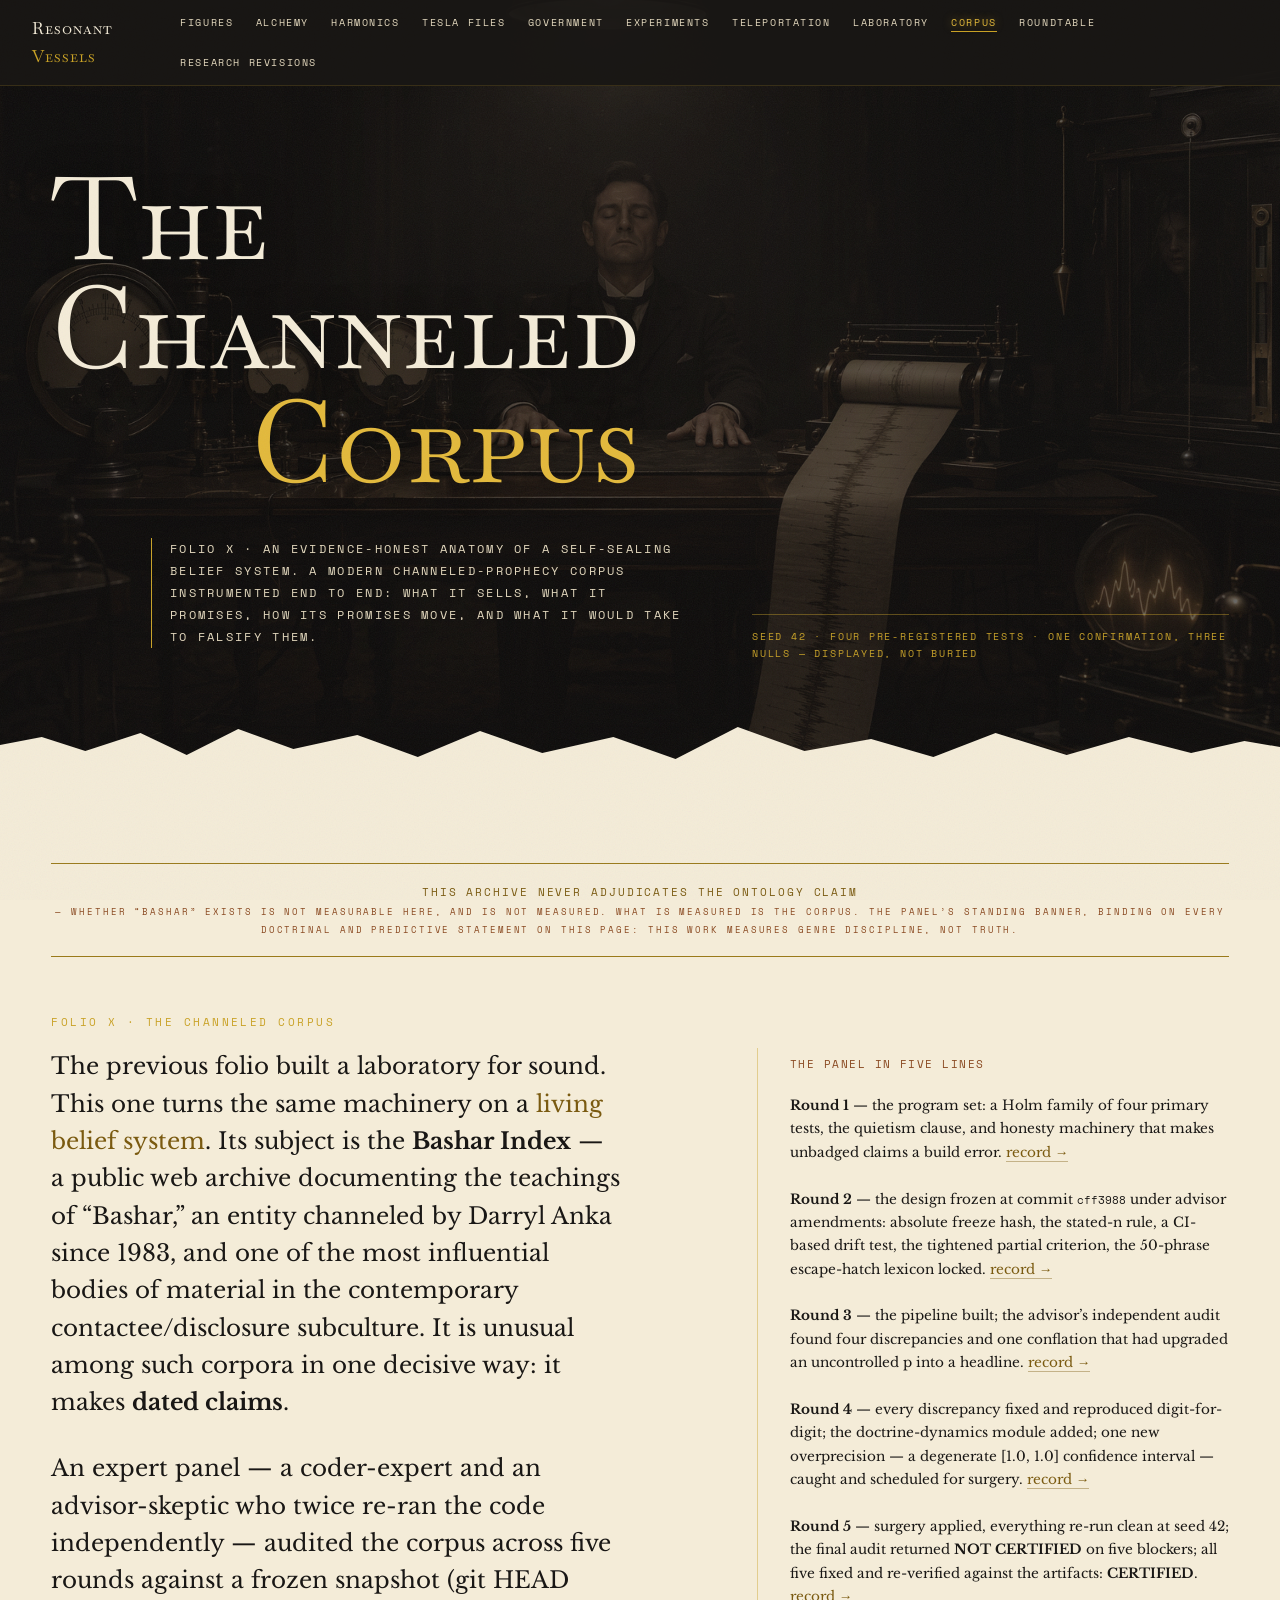
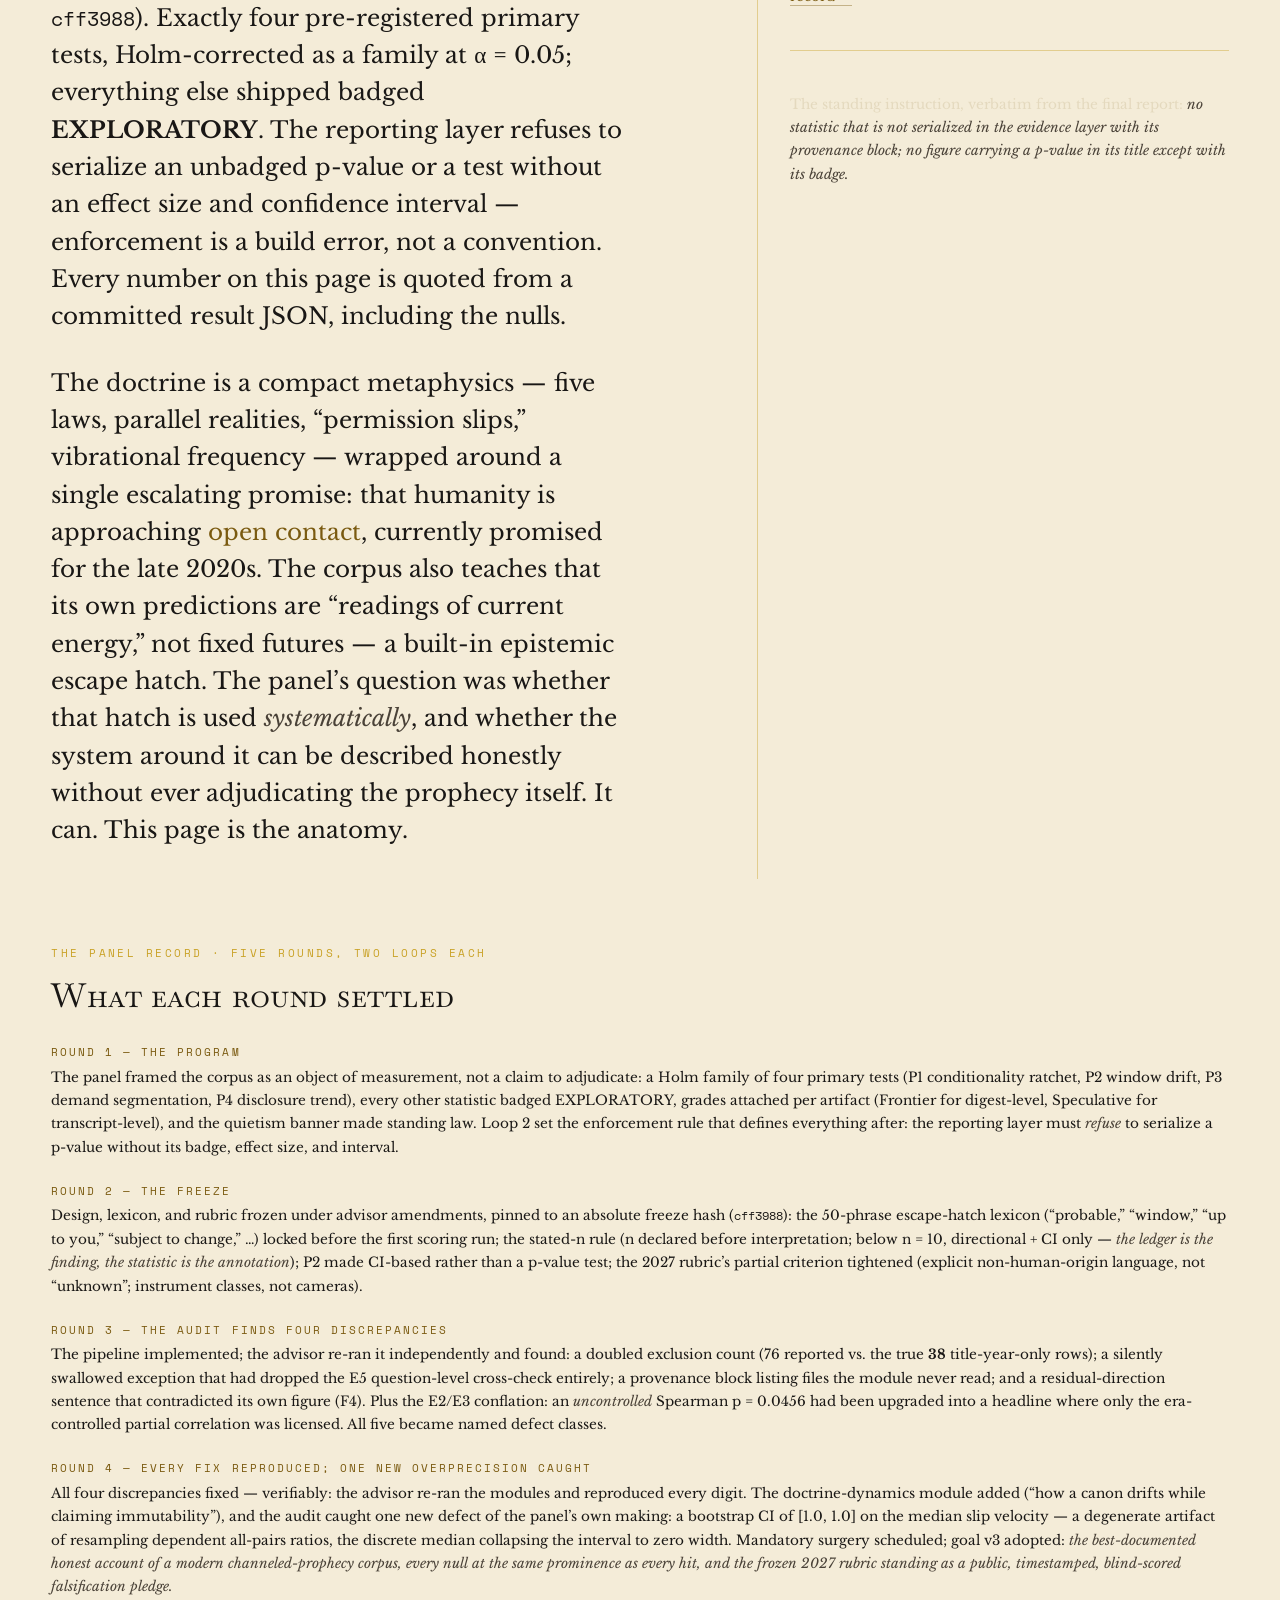
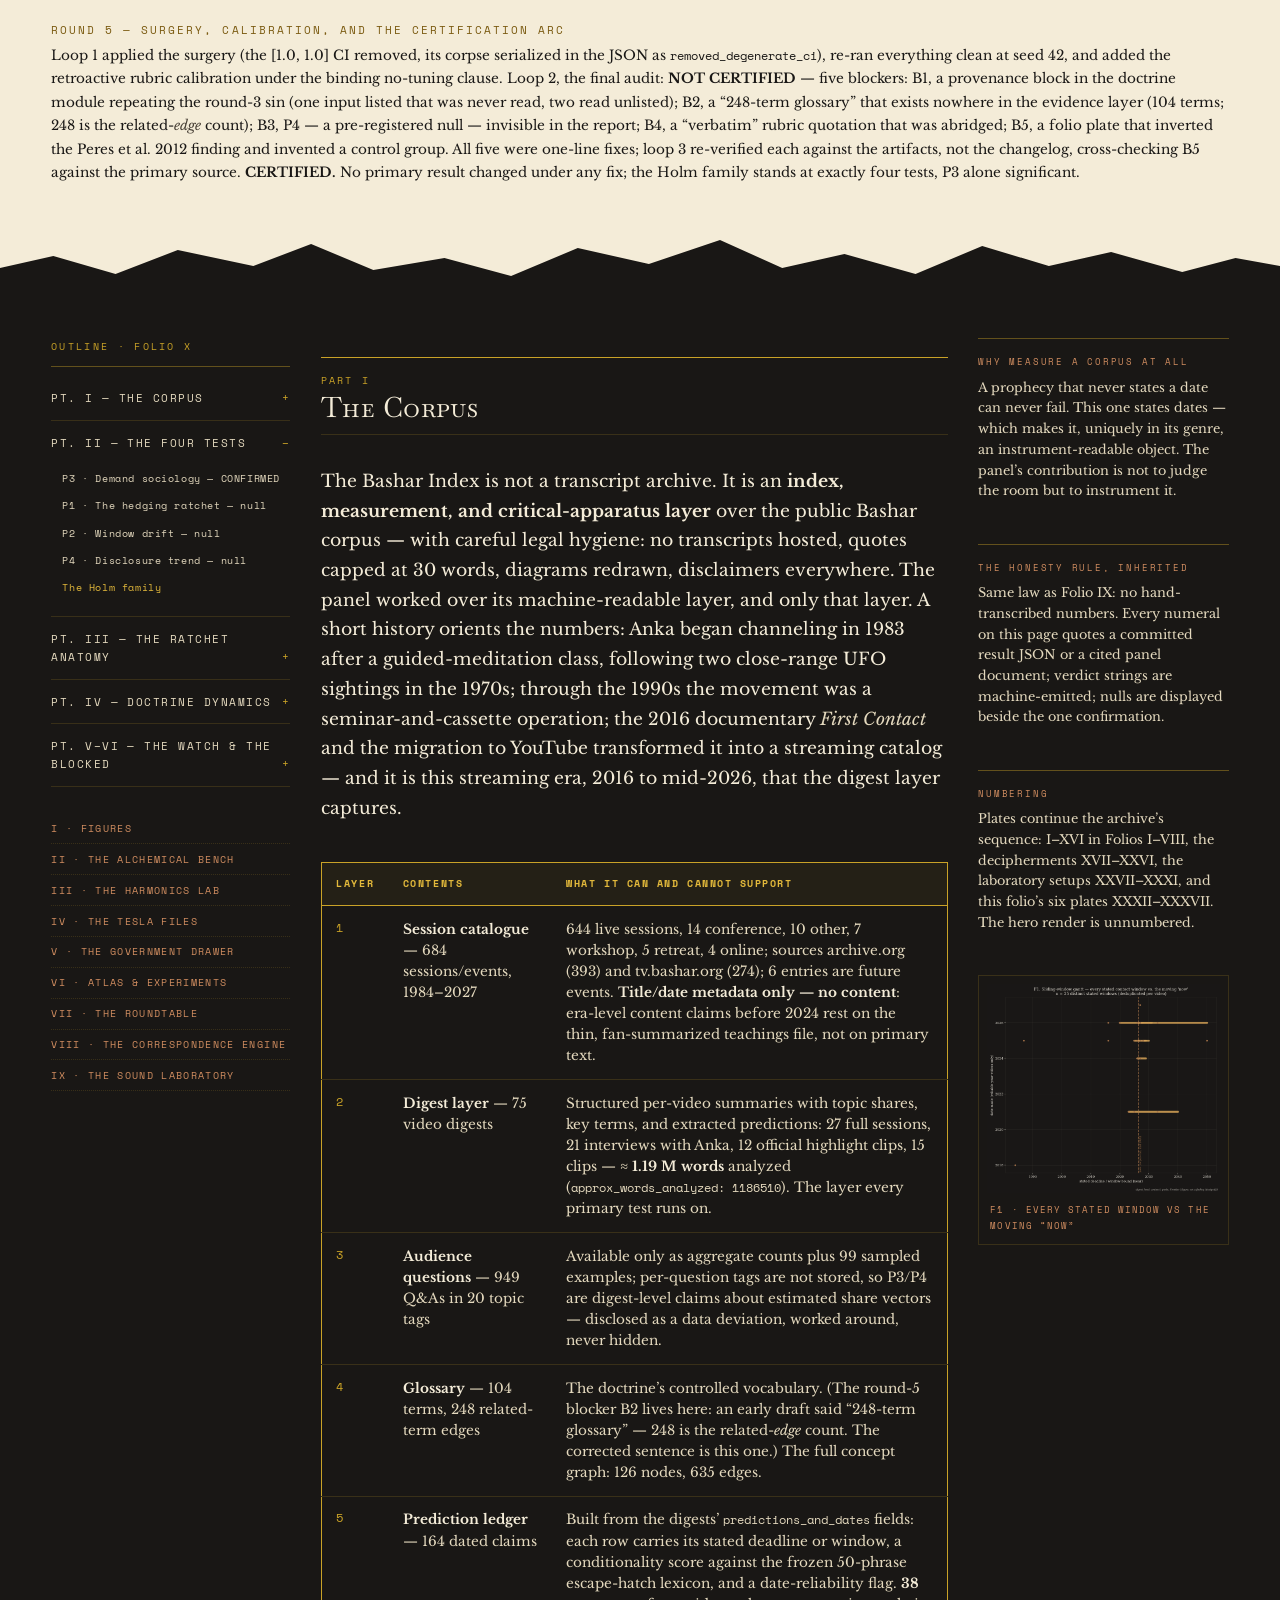
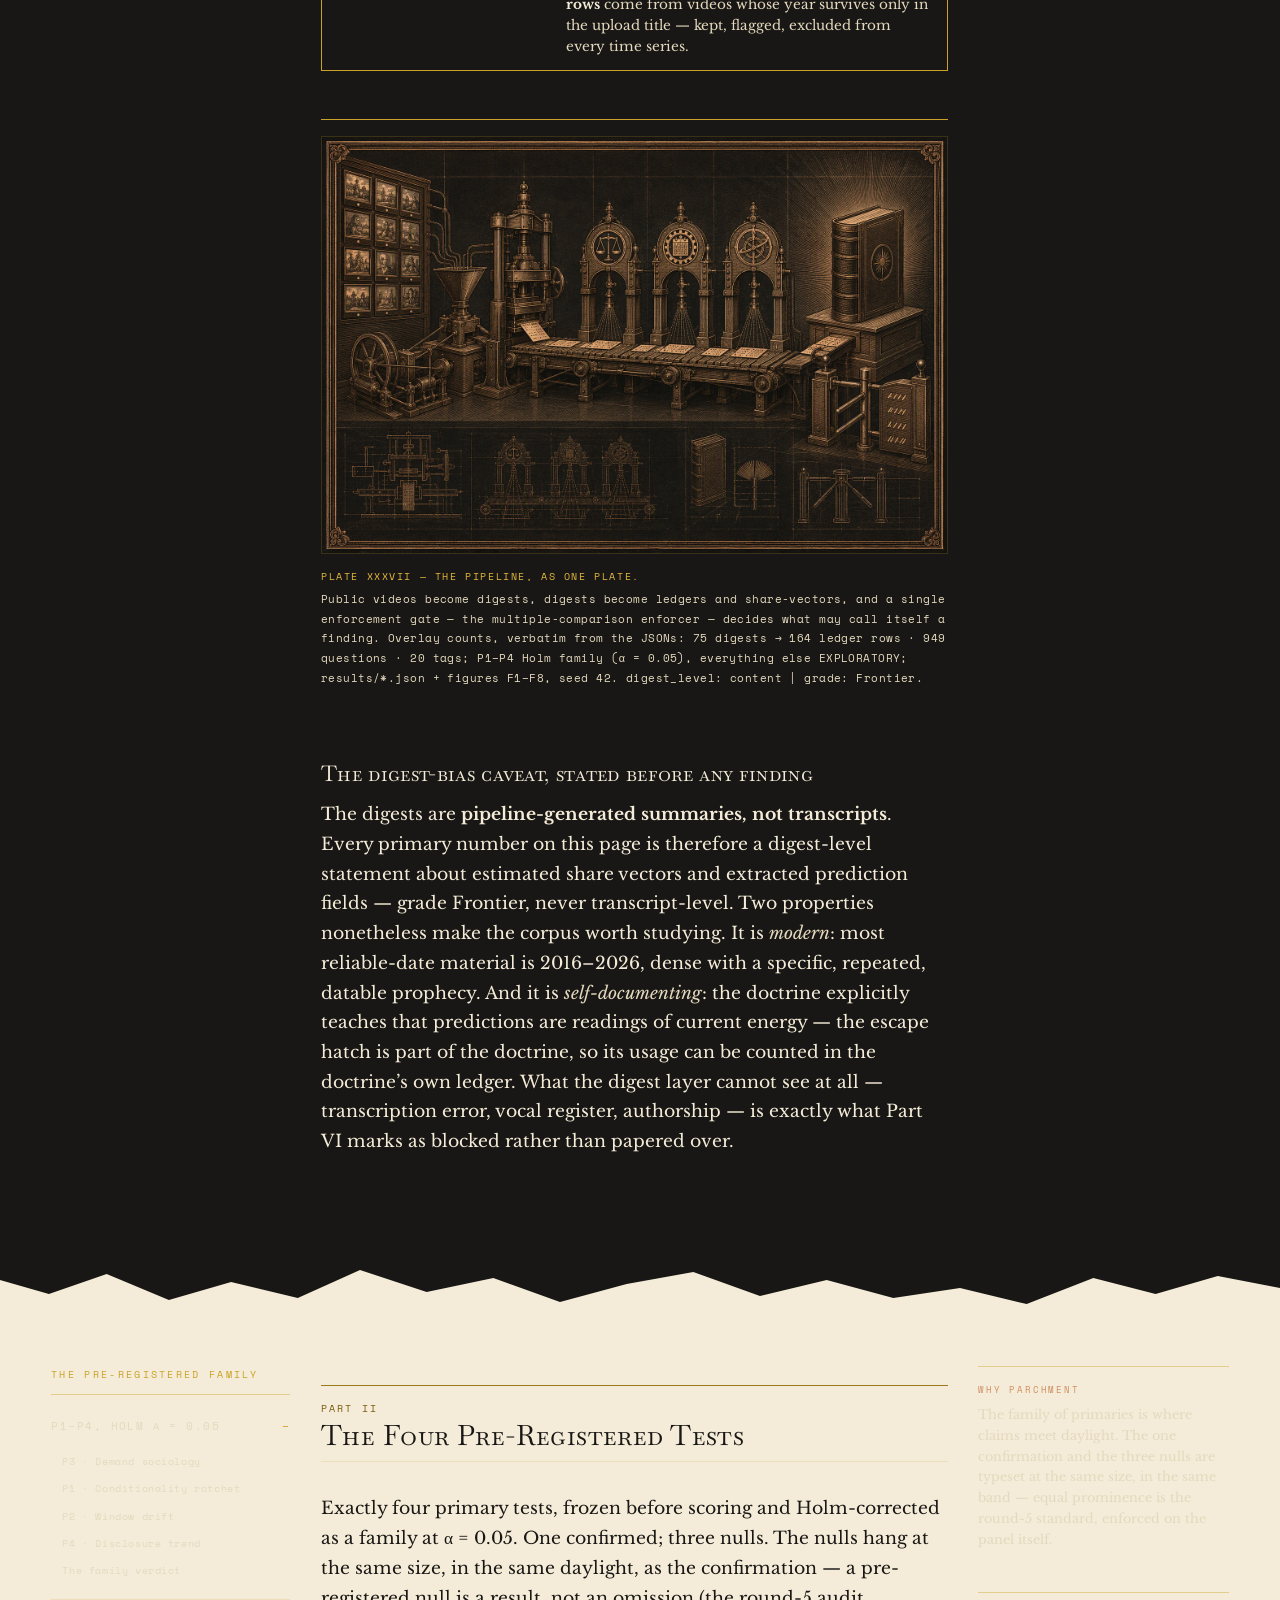
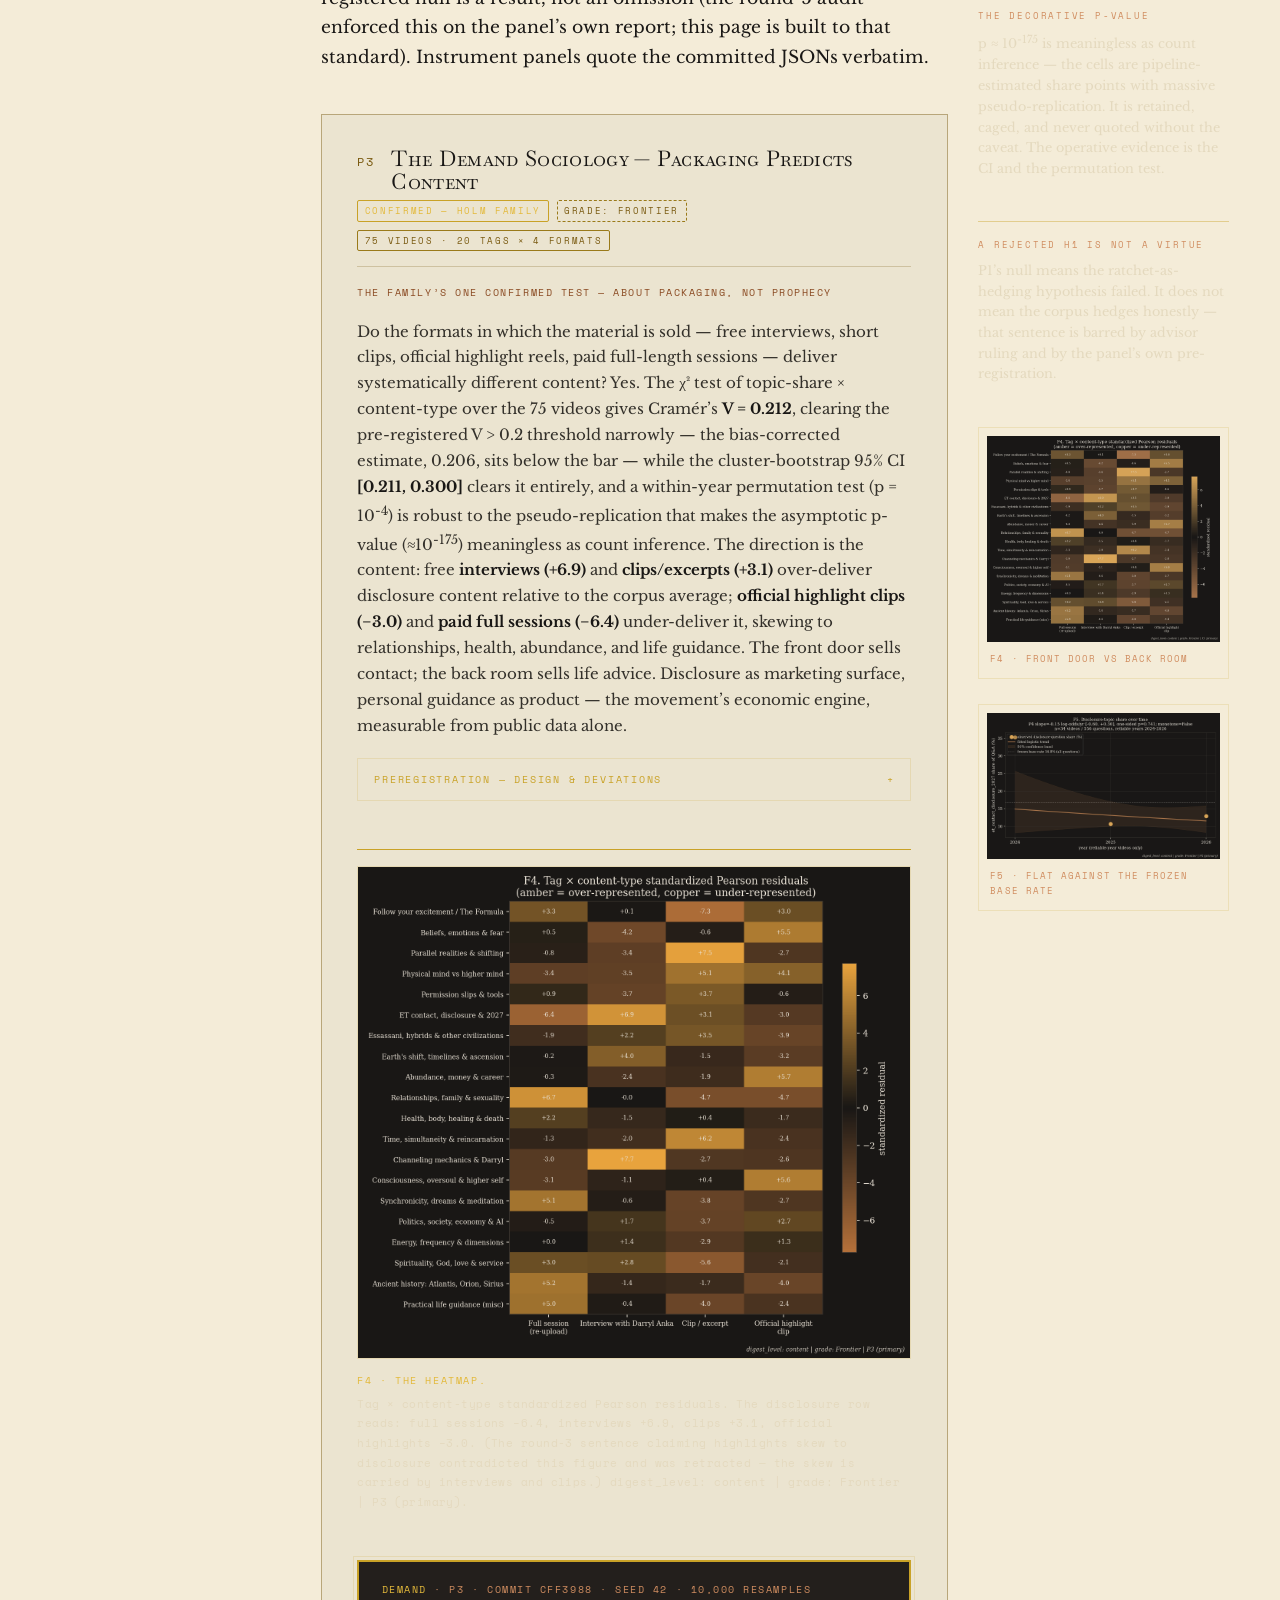
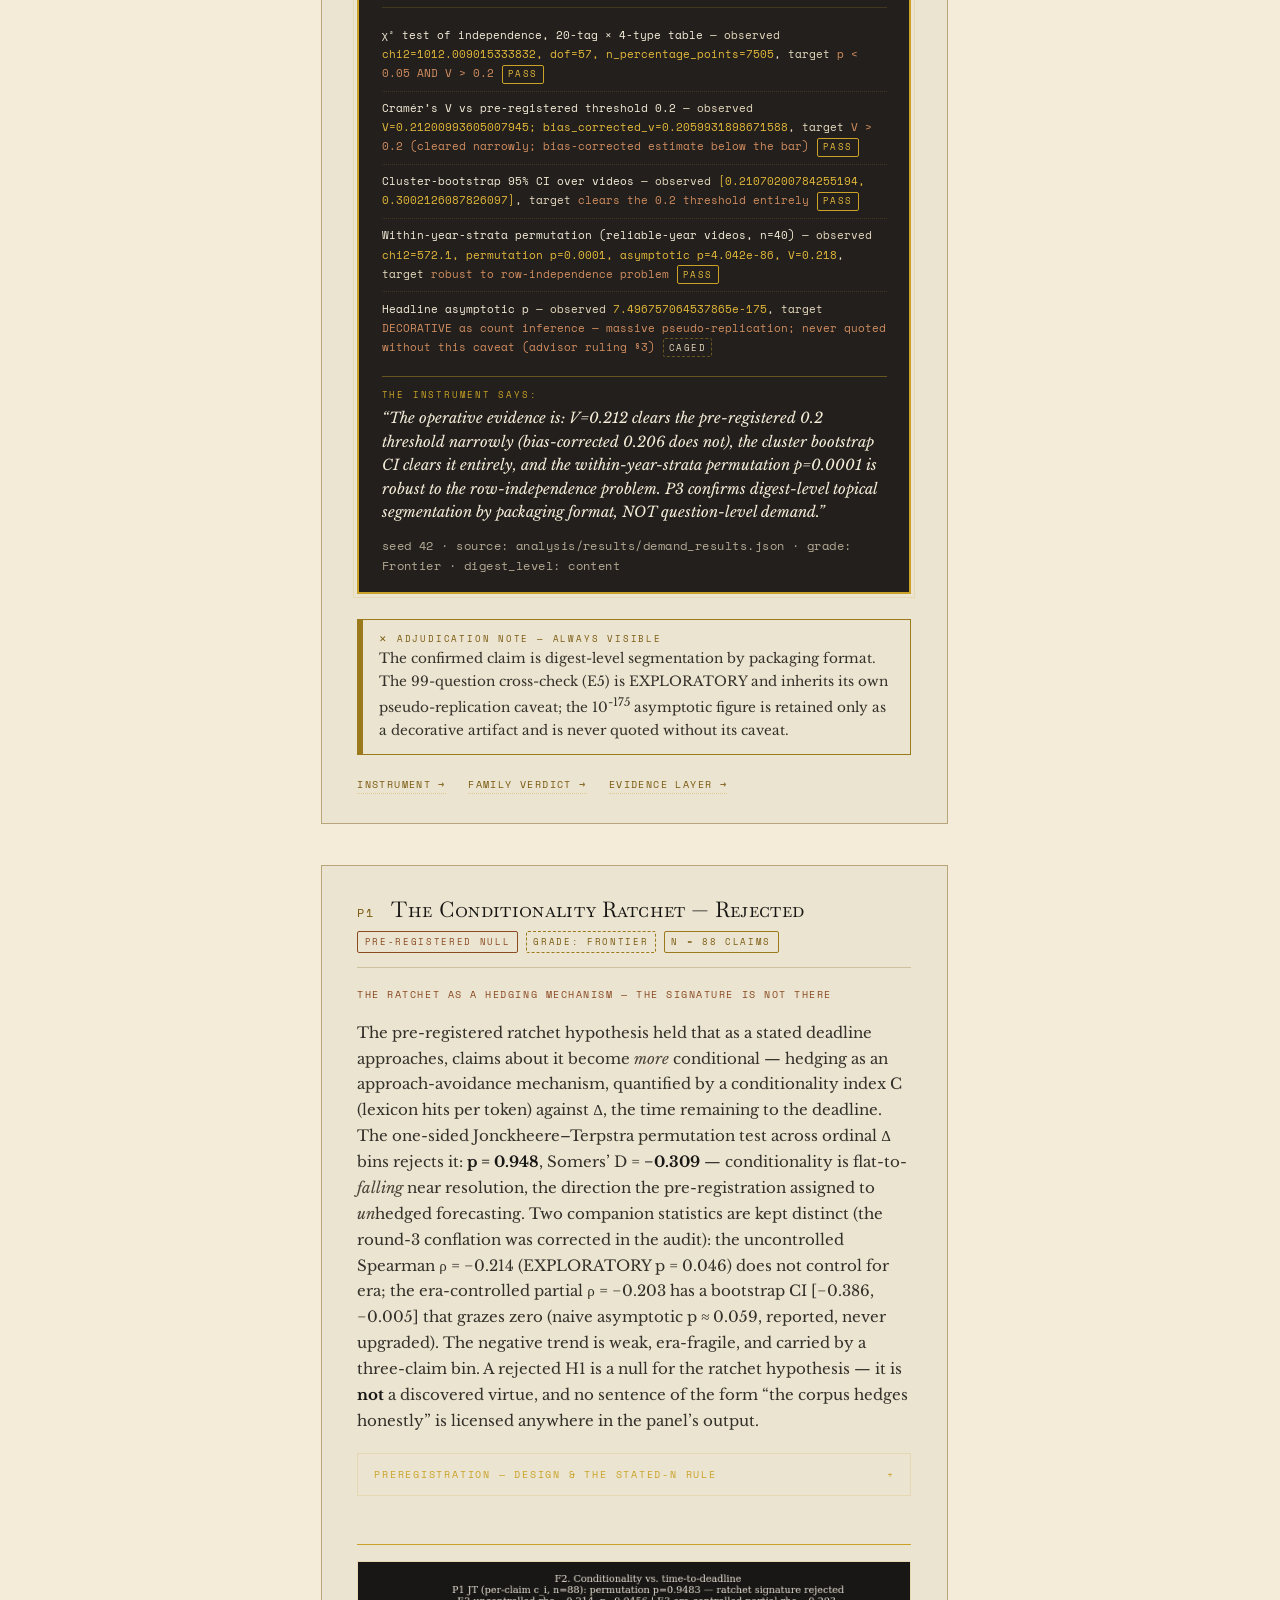
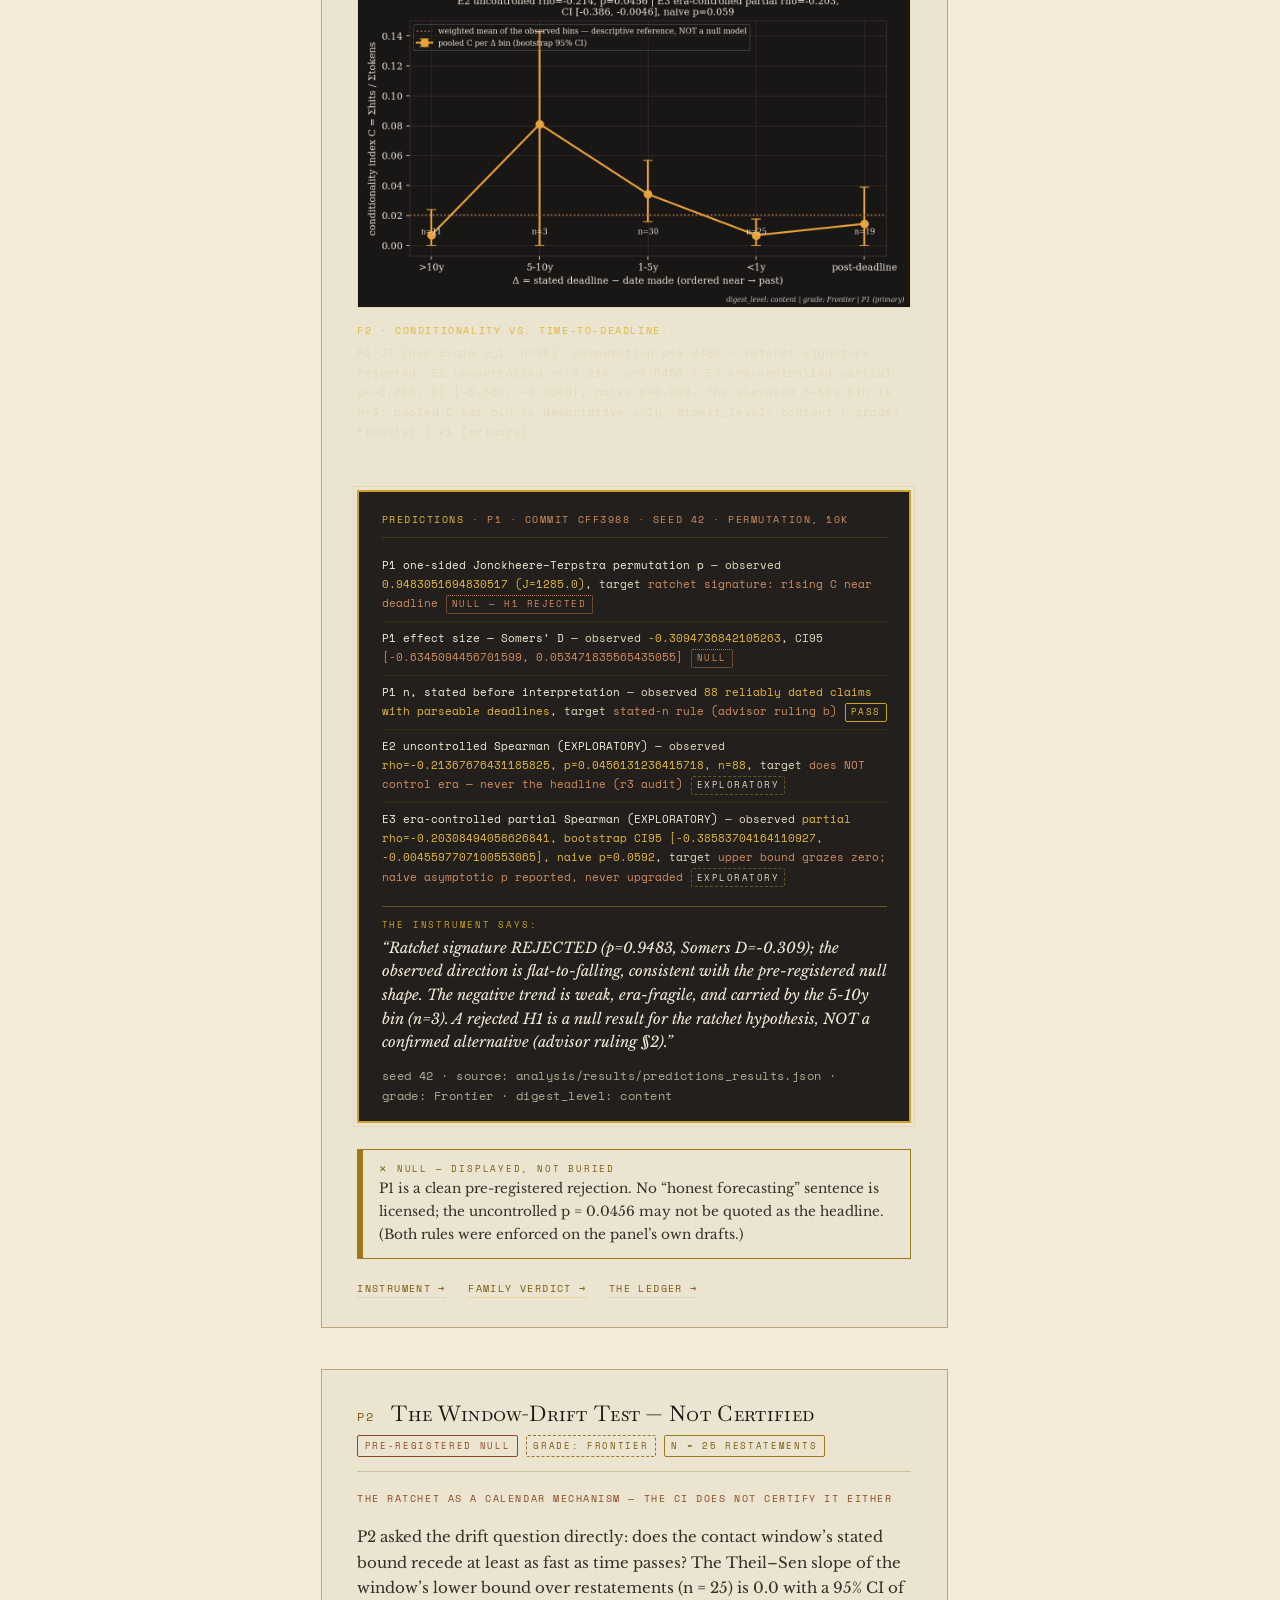
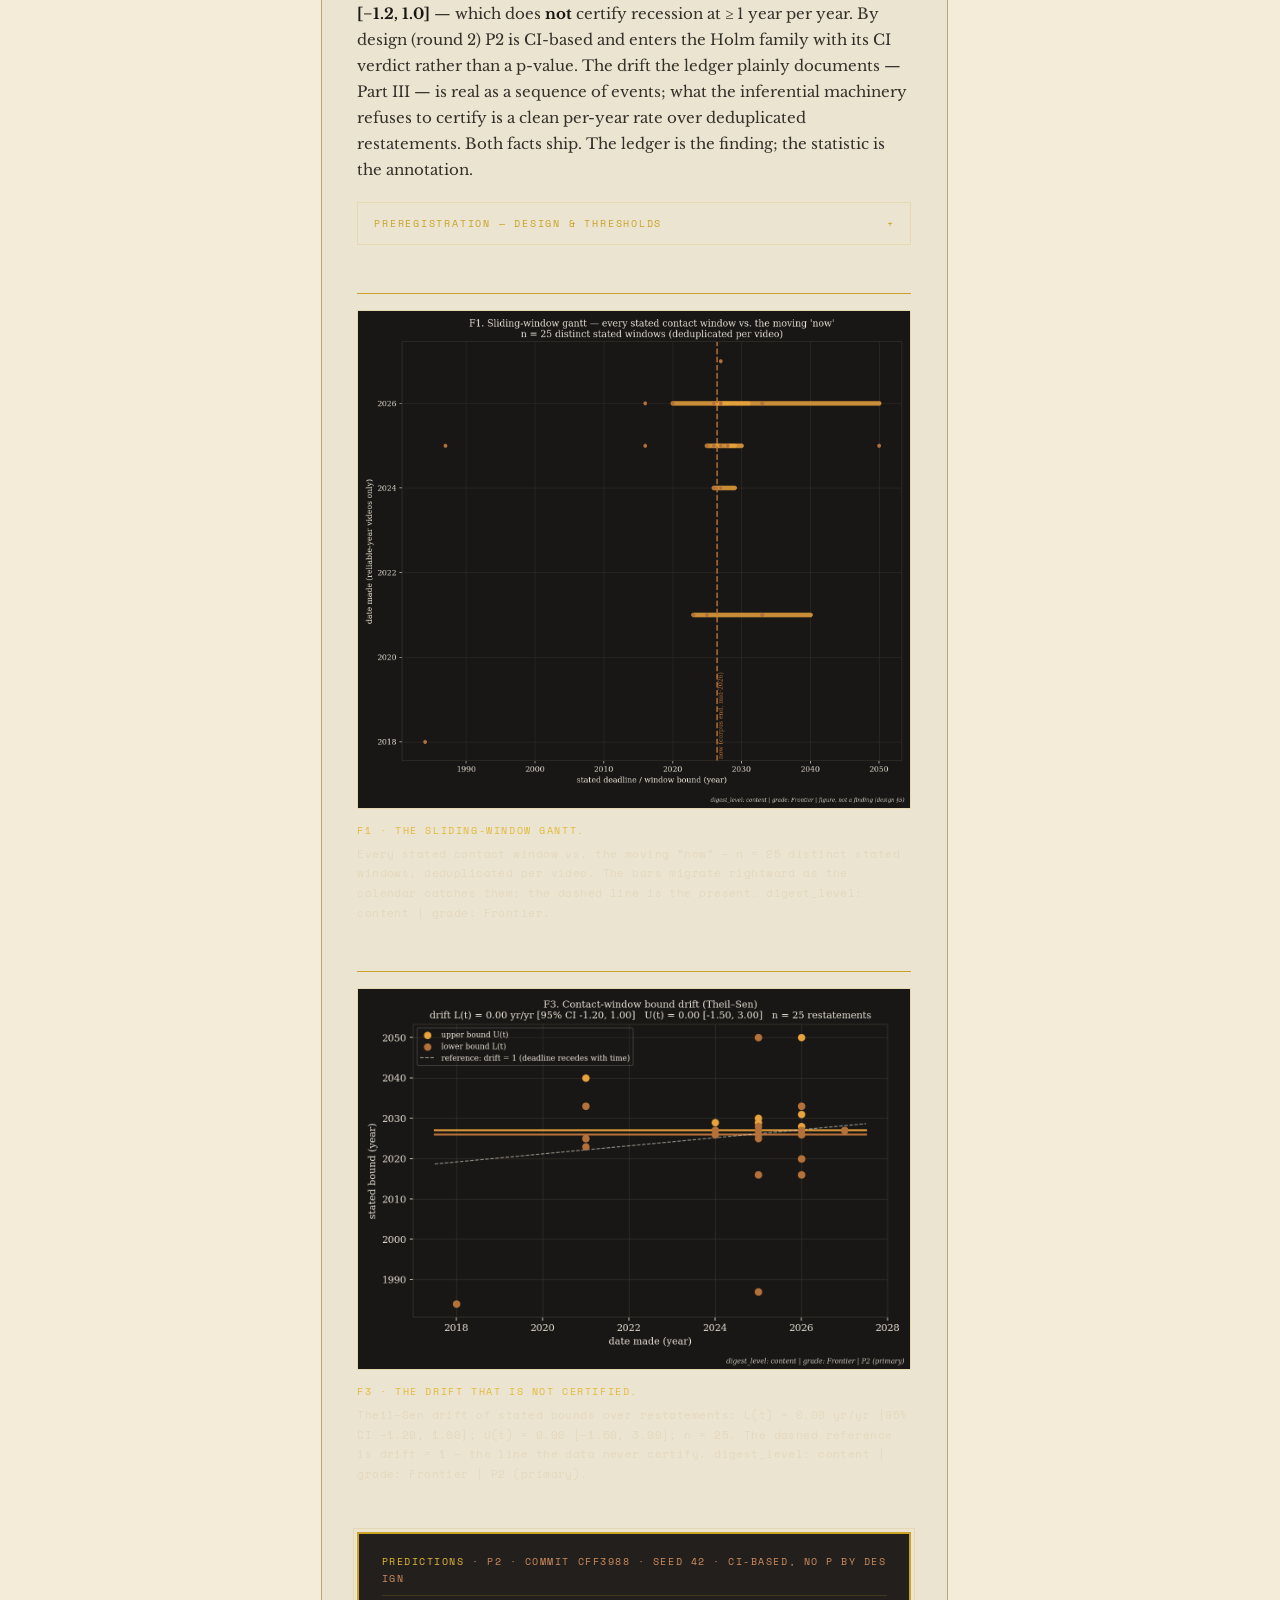
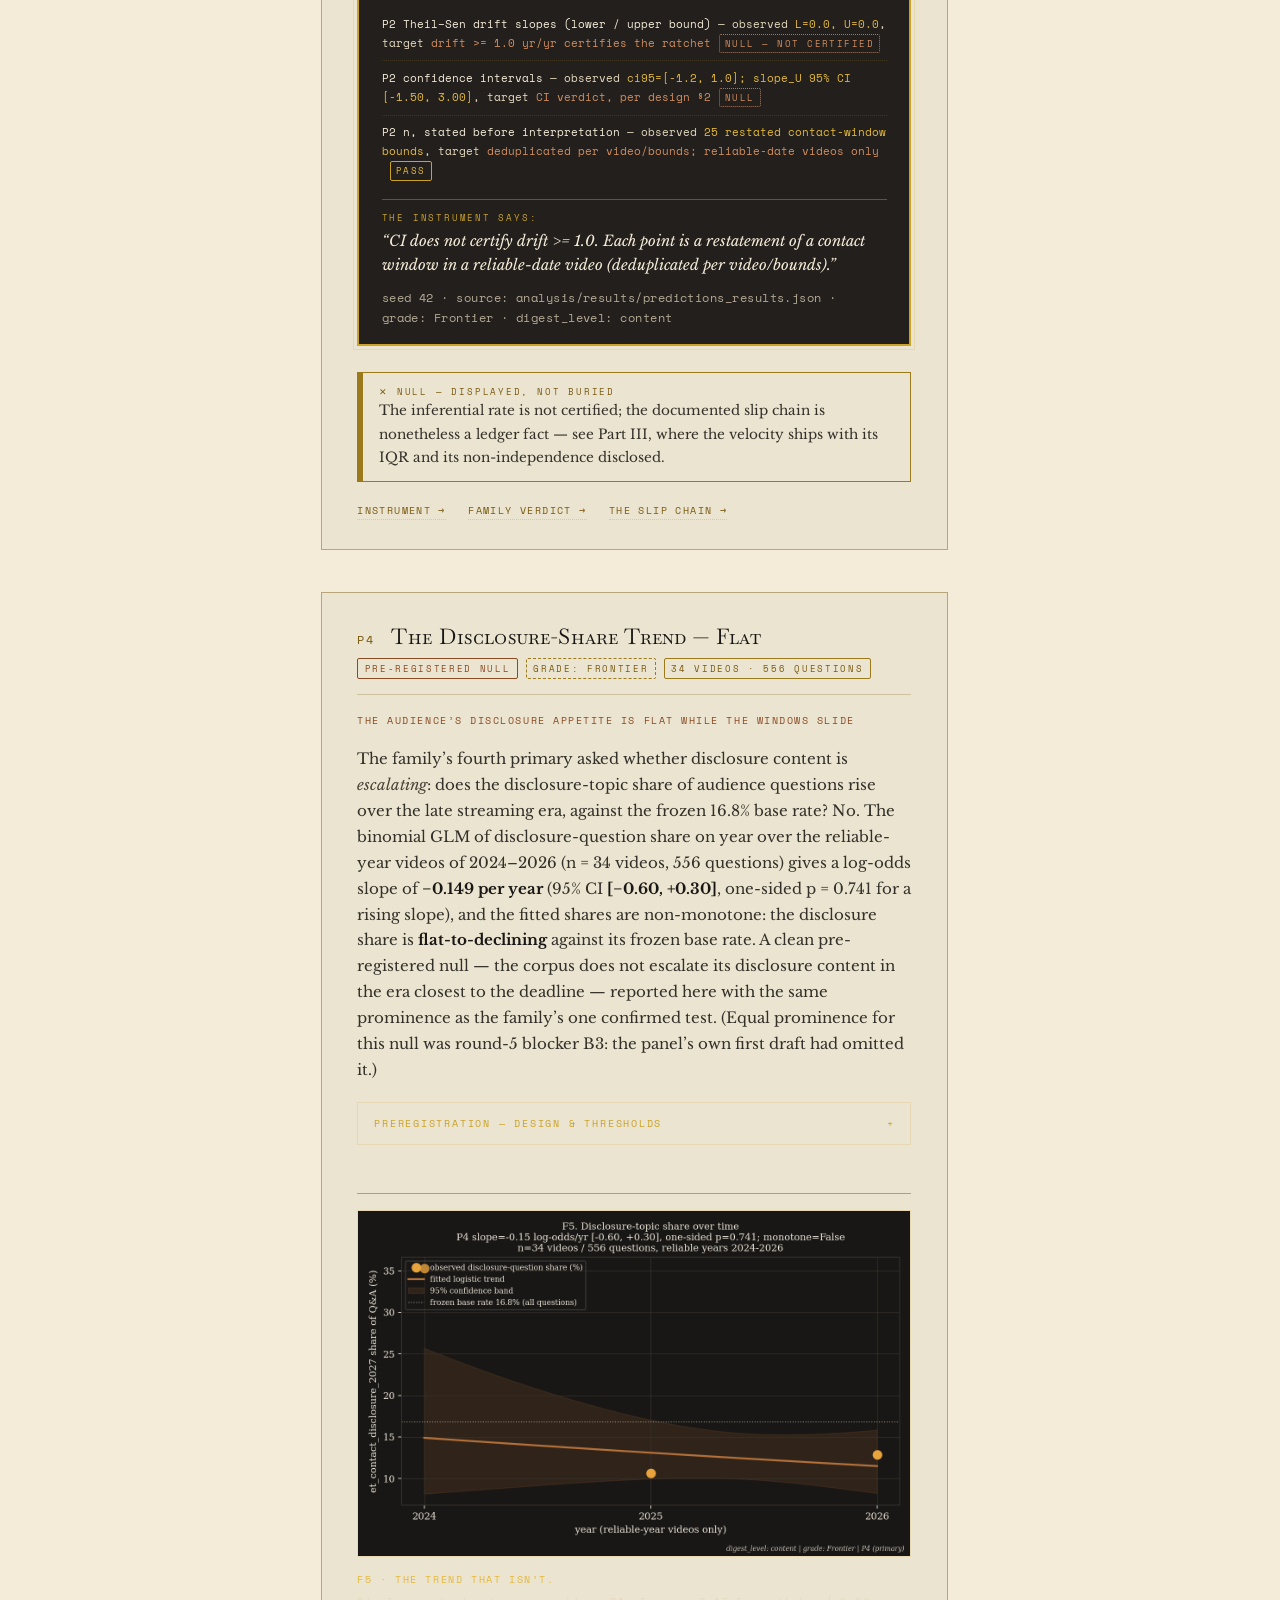
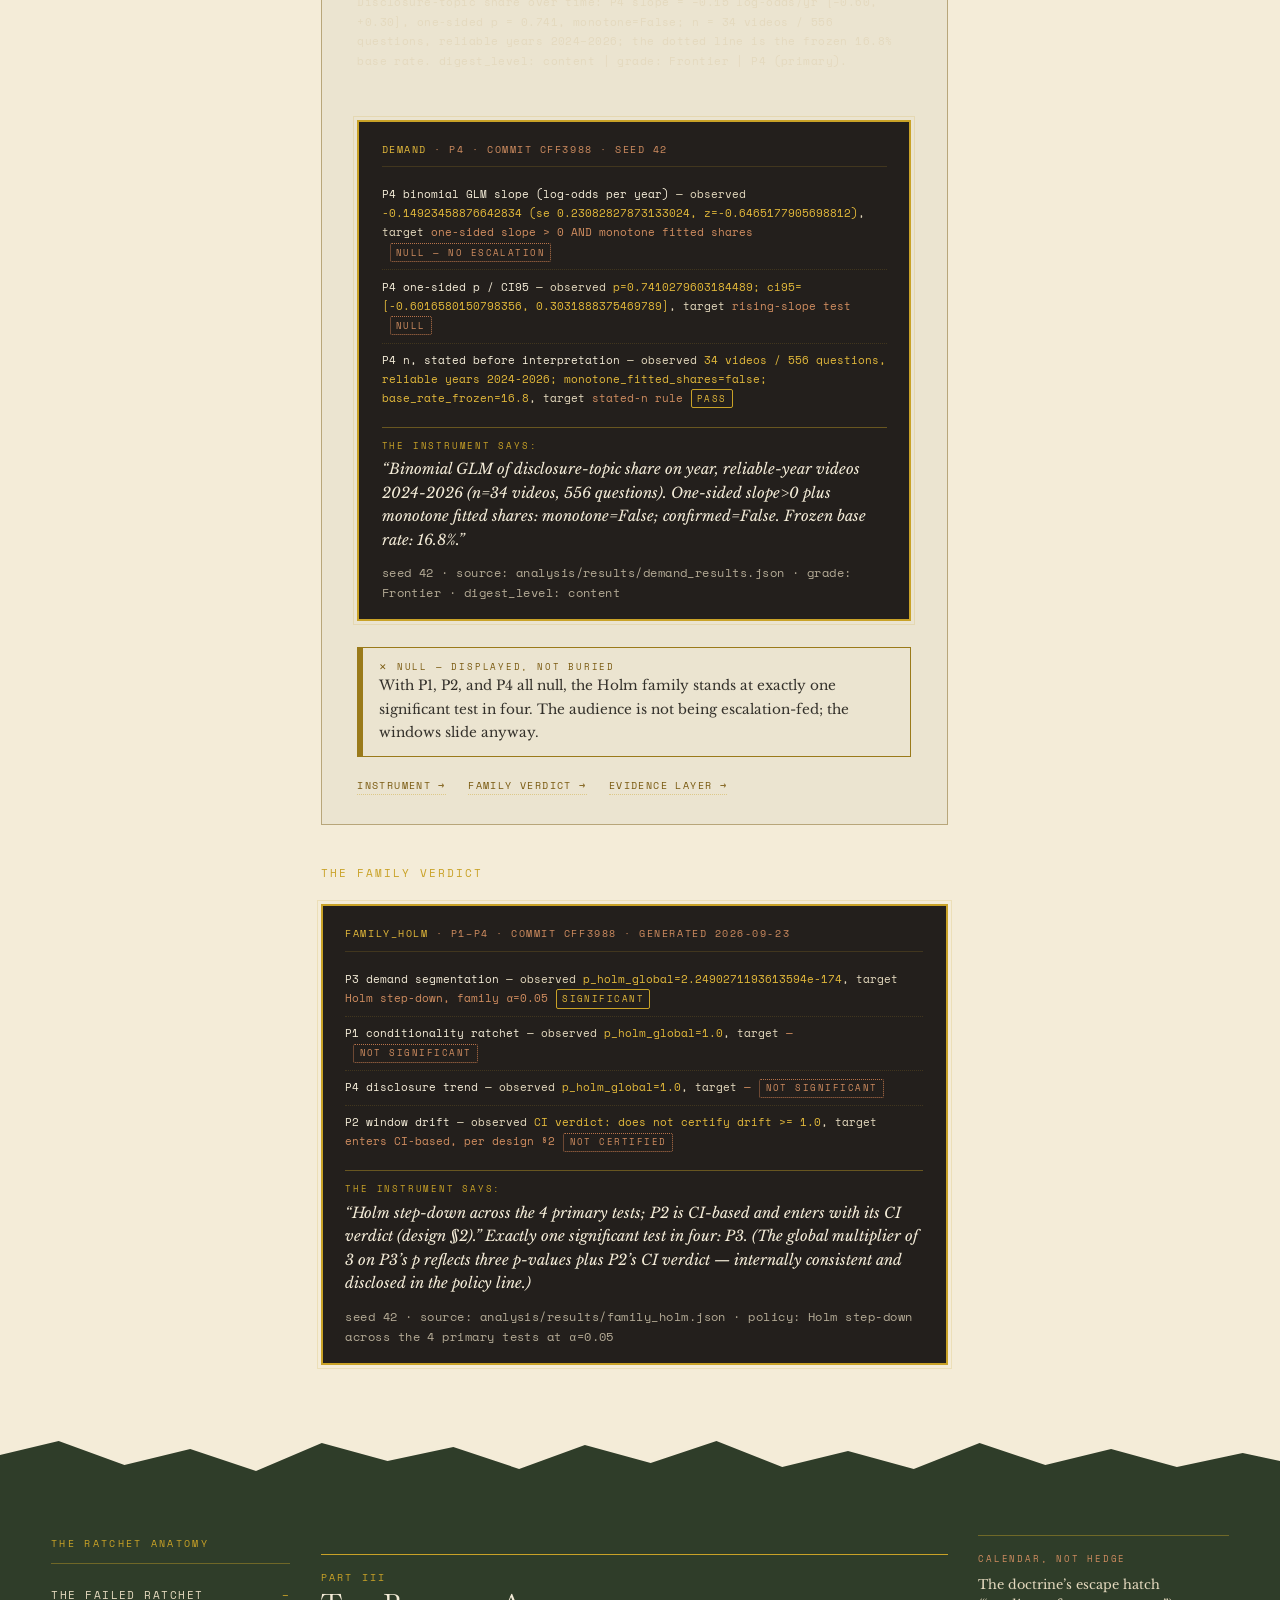
<file: bashar.html>
<!DOCTYPE html>
<html lang="en">
<head>
<meta charset="UTF-8">
<meta name="viewport" content="width=device-width, initial-scale=1.0">
<title>The Channeled Corpus — Resonant Vessels</title>
<meta name="description" content="Folio X: an evidence-honest anatomy of a self-sealing belief system — the Bashar Index corpus instrumented by an expert panel: four pre-registered tests (one confirmed, three nulls at equal prominence), the documented slip chain, doctrine dynamics, and the frozen 2027 rubric.">
<link rel="preconnect" href="https://fonts.googleapis.com">
<link rel="preconnect" href="https://fonts.gstatic.com" crossorigin>
<link href="https://fonts.googleapis.com/css2?family=Baskervville+SC&family=Libre+Baskerville:ital,wght@0,400;0,700;1,400&family=Space+Mono:wght@400;700&display=swap" rel="stylesheet">
<link rel="stylesheet" href="css/style.css">
</head>
<body>
<div class="grain" aria-hidden="true"></div>

<header class="topbar">
  <a class="brand" href="index.html">Resonant <span class="amp">Vessels</span></a>
  <nav aria-label="Archive sections">
    <a href="figures.html">Figures</a>
    <a href="alchemy.html">Alchemy</a>
    <a href="harmonics.html">Harmonics</a>
    <a href="tesla_files.html">Tesla Files</a>
    <a href="government.html">Government</a>
    <a href="experiments.html">Experiments</a>
    <a href="teleportation.html">Teleportation</a>
    <a href="lab.html">Laboratory</a>
    <a href="bashar.html" class="active">Corpus</a>
    <a href="roundtable.html">Roundtable</a>
    <a href="research-corrections.html">Research revisions</a>
  </nav>
</header>

<!-- ================= HERO ================= -->
<section class="hero" id="top" style="min-height:86vh;">
  <div class="hero-media" aria-hidden="true">
    <img src="assets/bashar_hero.png" alt="" loading="eager">
  </div>
  <div class="hero-veil" aria-hidden="true"></div>
  <div class="hero-inner">
    <div class="hero-title-block">
      <div class="line-a fade-in">
        <h1>The Channeled</h1>
      </div>
      <div class="line-b fade-in">
        <h1><span class="gold">Corpus</span></h1>
      </div>
      <div class="line-c fade-in">
        <p class="hero-sub">Folio X · An evidence-honest anatomy of a self-sealing belief system. A modern channeled-prophecy corpus instrumented end to end: what it sells, what it promises, how its promises move, and what it would take to falsify them.</p>
      </div>
      <div class="hero-rule fade-in">Seed 42 · Four pre-registered tests · One confirmation, three nulls — displayed, not buried</div>
    </div>
  </div>
</section>

<!-- torn transition I : parchment over ink -->
<div class="torn" aria-hidden="true">
  <svg viewBox="0 0 1440 64" preserveAspectRatio="none">
    <polygon fill="#F4ECD8" points="0,64 0,34 47,26 96,40 158,22 210,44 268,18 330,38 402,24 470,46 540,20 610,42 690,26 760,48 830,16 905,40 980,28 1050,46 1120,22 1200,44 1270,26 1340,42 1400,30 1440,36 1440,64"/>
  </svg>
</div>

<!-- ================= INTRO (light) ================= -->
<section class="section-light" id="intro">
  <div class="wrap">
    <div class="house-rule fade-in" style="border-color:#9a7a1a; color:#7a5a10; margin-bottom:3.4rem;">
      This archive never adjudicates the ontology claim<span class="hr-small" style="color:#8a4a22;">— whether &ldquo;Bashar&rdquo; exists is not measurable here, and is not measured. What is measured is the corpus. The panel&rsquo;s standing banner, binding on every doctrinal and predictive statement on this page: this work measures genre discipline, not truth.</span>
    </div>

    <span class="kicker fade-in">Folio X · The Channeled Corpus</span>
    <div class="manifesto-grid">
      <div class="lead-col fade-in">
        <p class="lead-para">The previous folio built a laboratory for sound. This one turns the same machinery on a <span class="gold">living belief system</span>. Its subject is the <strong>Bashar Index</strong> — a public web archive documenting the teachings of &ldquo;Bashar,&rdquo; an entity channeled by Darryl Anka since 1983, and one of the most influential bodies of material in the contemporary contactee/disclosure subculture. It is unusual among such corpora in one decisive way: it makes <strong>dated claims</strong>.</p>
        <p class="lead-para">An expert panel — a coder-expert and an advisor-skeptic who twice re-ran the code independently — audited the corpus across five rounds against a frozen snapshot (git HEAD <span style="font-family:var(--mono); font-size:0.85em;">cff3988</span>). Exactly four pre-registered primary tests, Holm-corrected as a family at &alpha; = 0.05; everything else shipped badged <strong>EXPLORATORY</strong>. The reporting layer refuses to serialize an unbadged p-value or a test without an effect size and confidence interval — enforcement is a build error, not a convention. Every number on this page is quoted from a committed result JSON, including the nulls.</p>
        <p class="lead-para">The doctrine is a compact metaphysics — five laws, parallel realities, &ldquo;permission slips,&rdquo; vibrational frequency — wrapped around a single escalating promise: that humanity is approaching <span class="gold">open contact</span>, currently promised for the late 2020s. The corpus also teaches that its own predictions are &ldquo;readings of current energy,&rdquo; not fixed futures — a built-in epistemic escape hatch. The panel&rsquo;s question was whether that hatch is used <em>systematically</em>, and whether the system around it can be described honestly without ever adjudicating the prophecy itself. It can. This page is the anatomy.</p>
      </div>
      <div class="side-col fade-in">
        <span class="mono-label" style="color:#8a4a22;">The Panel in Five Lines</span>
        <p class="small" style="margin-top:1rem;">
          <strong>Round 1</strong> — the program set: a Holm family of four primary tests, the quietism clause, and honesty machinery that makes unbadged claims a build error. <a href="#rec-r1">record →</a><br><br>
          <strong>Round 2</strong> — the design frozen at commit <span style="font-family:var(--mono); font-size:0.8em;">cff3988</span> under advisor amendments: absolute freeze hash, the stated-n rule, a CI-based drift test, the tightened partial criterion, the 50-phrase escape-hatch lexicon locked. <a href="#rec-r2">record →</a><br><br>
          <strong>Round 3</strong> — the pipeline built; the advisor&rsquo;s independent audit found four discrepancies and one conflation that had upgraded an uncontrolled p into a headline. <a href="#rec-r3">record →</a><br><br>
          <strong>Round 4</strong> — every discrepancy fixed and reproduced digit-for-digit; the doctrine-dynamics module added; one new overprecision — a degenerate [1.0, 1.0] confidence interval — caught and scheduled for surgery. <a href="#rec-r4">record →</a><br><br>
          <strong>Round 5</strong> — surgery applied, everything re-run clean at seed 42; the final audit returned <strong>NOT CERTIFIED</strong> on five blockers; all five fixed and re-verified against the artifacts: <strong>CERTIFIED</strong>. <a href="#rec-r5">record →</a>
        </p>
        <hr class="gold-rule">
        <p class="small dim">The standing instruction, verbatim from the final report: <em>no statistic that is not serialized in the evidence layer with its provenance block; no figure carrying a p-value in its title except with its badge.</em></p>
      </div>
    </div>

    <!-- ============ PANEL RECORD ============ -->
    <div id="panel-record" style="margin-top:4rem;">
      <span class="kicker">The Panel Record · Five Rounds, Two Loops Each</span>
      <h2 class="display-md" style="margin-bottom:2rem;">What each round settled</h2>

      <section id="rec-r1">
        <h4 style="font-family:var(--mono); font-size:0.7rem; letter-spacing:0.18em; text-transform:uppercase; color:#7a5a10; margin:1.6rem 0 0.5rem;">Round 1 — The Program</h4>
        <p class="small">The panel framed the corpus as an object of measurement, not a claim to adjudicate: a Holm family of four primary tests (P1 conditionality ratchet, P2 window drift, P3 demand segmentation, P4 disclosure trend), every other statistic badged EXPLORATORY, grades attached per artifact (Frontier for digest-level, Speculative for transcript-level), and the quietism banner made standing law. Loop 2 set the enforcement rule that defines everything after: the reporting layer must <em>refuse</em> to serialize a p-value without its badge, effect size, and interval.</p>
      </section>
      <section id="rec-r2">
        <h4 style="font-family:var(--mono); font-size:0.7rem; letter-spacing:0.18em; text-transform:uppercase; color:#7a5a10; margin:1.6rem 0 0.5rem;">Round 2 — The Freeze</h4>
        <p class="small">Design, lexicon, and rubric frozen under advisor amendments, pinned to an absolute freeze hash (<span style="font-family:var(--mono); font-size:0.85em;">cff3988</span>): the 50-phrase escape-hatch lexicon (&ldquo;probable,&rdquo; &ldquo;window,&rdquo; &ldquo;up to you,&rdquo; &ldquo;subject to change,&rdquo; …) locked before the first scoring run; the stated-n rule (n declared before interpretation; below n = 10, directional + CI only — <em>the ledger is the finding, the statistic is the annotation</em>); P2 made CI-based rather than a p-value test; the 2027 rubric&rsquo;s partial criterion tightened (explicit non-human-origin language, not &ldquo;unknown&rdquo;; instrument classes, not cameras).</p>
      </section>
      <section id="rec-r3">
        <h4 style="font-family:var(--mono); font-size:0.7rem; letter-spacing:0.18em; text-transform:uppercase; color:#7a5a10; margin:1.6rem 0 0.5rem;">Round 3 — The Audit Finds Four Discrepancies</h4>
        <p class="small">The pipeline implemented; the advisor re-ran it independently and found: a doubled exclusion count (76 reported vs. the true <strong>38</strong> title-year-only rows); a silently swallowed exception that had dropped the E5 question-level cross-check entirely; a provenance block listing files the module never read; and a residual-direction sentence that contradicted its own figure (F4). Plus the E2/E3 conflation: an <em>uncontrolled</em> Spearman p = 0.0456 had been upgraded into a headline where only the era-controlled partial correlation was licensed. All five became named defect classes.</p>
      </section>
      <section id="rec-r4">
        <h4 style="font-family:var(--mono); font-size:0.7rem; letter-spacing:0.18em; text-transform:uppercase; color:#7a5a10; margin:1.6rem 0 0.5rem;">Round 4 — Every Fix Reproduced; One New Overprecision Caught</h4>
        <p class="small">All four discrepancies fixed — verifiably: the advisor re-ran the modules and reproduced every digit. The doctrine-dynamics module added (&ldquo;how a canon drifts while claiming immutability&rdquo;), and the audit caught one new defect of the panel&rsquo;s own making: a bootstrap CI of [1.0, 1.0] on the median slip velocity — a degenerate artifact of resampling dependent all-pairs ratios, the discrete median collapsing the interval to zero width. Mandatory surgery scheduled; goal v3 adopted: <em>the best-documented honest account of a modern channeled-prophecy corpus, every null at the same prominence as every hit, and the frozen 2027 rubric standing as a public, timestamped, blind-scored falsification pledge.</em></p>
      </section>
      <section id="rec-r5">
        <h4 style="font-family:var(--mono); font-size:0.7rem; letter-spacing:0.18em; text-transform:uppercase; color:#7a5a10; margin:1.6rem 0 0.5rem;">Round 5 — Surgery, Calibration, and the Certification Arc</h4>
        <p class="small">Loop 1 applied the surgery (the [1.0, 1.0] CI removed, its corpse serialized in the JSON as <span style="font-family:var(--mono); font-size:0.85em;">removed_degenerate_ci</span>), re-ran everything clean at seed 42, and added the retroactive rubric calibration under the binding no-tuning clause. Loop 2, the final audit: <strong>NOT CERTIFIED</strong> — five blockers: B1, a provenance block in the doctrine module repeating the round-3 sin (one input listed that was never read, two read unlisted); B2, a &ldquo;248-term glossary&rdquo; that exists nowhere in the evidence layer (104 terms; 248 is the related-<em>edge</em> count); B3, P4 — a pre-registered null — invisible in the report; B4, a &ldquo;verbatim&rdquo; rubric quotation that was abridged; B5, a folio plate that inverted the Peres et al. 2012 finding and invented a control group. All five were one-line fixes; loop 3 re-verified each against the artifacts, not the changelog, cross-checking B5 against the primary source. <strong>CERTIFIED.</strong> No primary result changed under any fix; the Holm family stands at exactly four tests, P3 alone significant.</p>
      </section>
    </div>
  </div>
</section>

<!-- torn transition II : ink over parchment -->
<div class="torn" aria-hidden="true">
  <svg viewBox="0 0 1440 64" preserveAspectRatio="none">
    <polygon fill="#191715" points="0,64 0,42 60,30 130,48 200,24 285,40 350,18 420,44 500,32 575,50 650,22 730,38 810,14 880,42 950,28 1030,48 1105,20 1180,40 1250,26 1330,46 1390,32 1440,40 1440,64"/>
  </svg>
</div>

<!-- ================= PART I — THE CORPUS (ink) ================= -->
<div class="section-ink" id="part-corpus">
  <div class="triptych">
    <aside class="outline" aria-label="Page outline">
      <div class="outline-title">Outline · Folio X</div>
      <details open>
        <summary>Pt. I — The Corpus</summary>
        <ul>
          <li><a href="#corpus-table">What the index contains</a></li>
          <li><a href="#corpus-caveat">The digest-bias caveat</a></li>
        </ul>
      </details>
      <details>
        <summary>Pt. II — The Four Tests</summary>
        <ul>
          <li><a href="#p3">P3 · Demand sociology — CONFIRMED</a></li>
          <li><a href="#p1">P1 · The hedging ratchet — null</a></li>
          <li><a href="#p2">P2 · Window drift — null</a></li>
          <li><a href="#p4">P4 · Disclosure trend — null</a></li>
          <li><a href="#inst-holm">The Holm family</a></li>
        </ul>
      </details>
      <details>
        <summary>Pt. III — The Ratchet Anatomy</summary>
        <ul>
          <li><a href="#slip-chain">The slip chain</a></li>
          <li><a href="#inst-e7">Slip velocity, with its IQR</a></li>
        </ul>
      </details>
      <details>
        <summary>Pt. IV — Doctrine Dynamics</summary>
        <ul>
          <li><a href="#doctrine">Liquid emphasis</a></li>
          <li><a href="#contradictions">The flagged contradictions</a></li>
        </ul>
      </details>
      <details>
        <summary>Pt. V–VI — The Watch &amp; the Blocked</summary>
        <ul>
          <li><a href="#rubric">The frozen 2027 rubric</a></li>
          <li><a href="#calibration">Retroactive calibration</a></li>
          <li><a href="#blocked">Stylometry, blocked</a></li>
          <li><a href="#channeling-science">The channeling-science context</a></li>
        </ul>
      </details>
      <div class="crossnav">
        <a href="figures.html">I · Figures</a>
        <a href="alchemy.html">II · The Alchemical Bench</a>
        <a href="harmonics.html">III · The Harmonics Lab</a>
        <a href="tesla_files.html">IV · The Tesla Files</a>
        <a href="government.html">V · The Government Drawer</a>
        <a href="experiments.html">VI · Atlas &amp; Experiments</a>
        <a href="roundtable.html">VII · The Roundtable</a>
        <a href="teleportation.html">VIII · The Correspondence Engine</a>
        <a href="lab.html">IX · The Sound Laboratory</a>
      </div>
    </aside>

    <main class="article">
      <div class="part-header" id="part-corpus-head">
        <span class="part-no">Part I</span>
        <h2>The Corpus</h2>
      </div>

      <section id="corpus">
        <p class="fade-in">The Bashar Index is not a transcript archive. It is an <strong>index, measurement, and critical-apparatus layer</strong> over the public Bashar corpus — with careful legal hygiene: no transcripts hosted, quotes capped at 30 words, diagrams redrawn, disclaimers everywhere. The panel worked over its machine-readable layer, and only that layer. A short history orients the numbers: Anka began channeling in 1983 after a guided-meditation class, following two close-range UFO sightings in the 1970s; through the 1990s the movement was a seminar-and-cassette operation; the 2016 documentary <em>First Contact</em> and the migration to YouTube transformed it into a streaming catalog — and it is this streaming era, 2016 to mid-2026, that the digest layer captures.</p>

        <div class="table-wrap" id="corpus-table">
          <table class="gold">
            <thead>
              <tr><th>Layer</th><th>Contents</th><th>What it can and cannot support</th></tr>
            </thead>
            <tbody>
              <tr><td class="rownum">1</td><td><strong>Session catalogue</strong> — 684 sessions/events, 1984–2027</td><td>644 live sessions, 14 conference, 10 other, 7 workshop, 5 retreat, 4 online; sources archive.org (393) and tv.bashar.org (274); 6 entries are future events. <strong>Title/date metadata only — no content</strong>: era-level content claims before 2024 rest on the thin, fan-summarized teachings file, not on primary text.</td></tr>
              <tr><td class="rownum">2</td><td><strong>Digest layer</strong> — 75 video digests</td><td>Structured per-video summaries with topic shares, key terms, and extracted predictions: 27 full sessions, 21 interviews with Anka, 12 official highlight clips, 15 clips — ≈ <strong>1.19 M words</strong> analyzed (<span style="font-family:var(--mono); font-size:0.85em;">approx_words_analyzed: 1186510</span>). The layer every primary test runs on.</td></tr>
              <tr><td class="rownum">3</td><td><strong>Audience questions</strong> — 949 Q&amp;As in 20 topic tags</td><td>Available only as aggregate counts plus 99 sampled examples; per-question tags are not stored, so P3/P4 are digest-level claims about estimated share vectors — disclosed as a data deviation, worked around, never hidden.</td></tr>
              <tr><td class="rownum">4</td><td><strong>Glossary</strong> — 104 terms, 248 related-term edges</td><td>The doctrine&rsquo;s controlled vocabulary. (The round-5 blocker B2 lives here: an early draft said &ldquo;248-term glossary&rdquo; — 248 is the related-<em>edge</em> count. The corrected sentence is this one.) The full concept graph: 126 nodes, 635 edges.</td></tr>
              <tr><td class="rownum">5</td><td><strong>Prediction ledger</strong> — 164 dated claims</td><td>Built from the digests&rsquo; <span style="font-family:var(--mono); font-size:0.85em;">predictions_and_dates</span> fields: each row carries its stated deadline or window, a conditionality score against the frozen 50-phrase escape-hatch lexicon, and a date-reliability flag. <strong>38 rows</strong> come from videos whose year survives only in the upload title — kept, flagged, excluded from every time series.</td></tr>
            </tbody>
          </table>
        </div>

        <figure class="plate">
          <img src="assets/plate_digest_pipeline.png" alt="Engraved encyclopedia-style plate of the analysis pipeline: a wall of framed video screens feeding a hopper, a stamping press converting each frame into a uniform punched card, a conveyor passing under three inspection gantries marked with a scale, a calendar gear, and an astrolabe, and the cards bound into an archive volume behind a final turnstile gate" loading="lazy">
          <figcaption><span class="plate-no">Plate XXXVII — The Pipeline, as One Plate.</span><span class="plate-desc">Public videos become digests, digests become ledgers and share-vectors, and a single enforcement gate — the multiple-comparison enforcer — decides what may call itself a finding. Overlay counts, verbatim from the JSONs: 75 digests → 164 ledger rows · 949 questions · 20 tags; P1–P4 Holm family (α = 0.05), everything else EXPLORATORY; results/*.json + figures F1–F8, seed 42. digest_level: content | grade: Frontier.</span></figcaption>
        </figure>
      </section>

      <section id="corpus-caveat">
        <h3>The digest-bias caveat, stated before any finding</h3>
        <p>The digests are <strong>pipeline-generated summaries, not transcripts</strong>. Every primary number on this page is therefore a digest-level statement about estimated share vectors and extracted prediction fields — grade Frontier, never transcript-level. Two properties nonetheless make the corpus worth studying. It is <em>modern</em>: most reliable-date material is 2016–2026, dense with a specific, repeated, datable prophecy. And it is <em>self-documenting</em>: the doctrine explicitly teaches that predictions are readings of current energy — the escape hatch is part of the doctrine, so its usage can be counted in the doctrine&rsquo;s own ledger. What the digest layer cannot see at all — transcription error, vocal register, authorship — is exactly what Part VI marks as blocked rather than papered over.</p>
      </section>
    </main>

    <aside class="margin-col">
      <div class="margin-note">
        <span class="mn-label">Why measure a corpus at all</span>
        A prophecy that never states a date can never fail. This one states dates — which makes it, uniquely in its genre, an instrument-readable object. The panel&rsquo;s contribution is not to judge the room but to instrument it.
      </div>
      <div class="margin-note">
        <span class="mn-label">The honesty rule, inherited</span>
        Same law as Folio IX: no hand-transcribed numbers. Every numeral on this page quotes a committed result JSON or a cited panel document; verdict strings are machine-emitted; nulls are displayed beside the one confirmation.
      </div>
      <div class="margin-note">
        <span class="mn-label">Numbering</span>
        Plates continue the archive&rsquo;s sequence: I–XVI in Folios I–VIII, the decipherments XVII–XXVI, the laboratory setups XXVII–XXXI, and this folio&rsquo;s six plates XXXII–XXXVII. The hero render is unnumbered.
      </div>
      <div class="margin-thumb">
        <img src="assets/fig_f1_gantt.png" alt="Sliding-window gantt of stated contact windows" loading="lazy">
        <span class="cap">F1 · Every stated window vs the moving &ldquo;now&rdquo;</span>
      </div>
    </aside>
  </div>
</div>

<!-- torn transition III : parchment over ink -->
<div class="torn" aria-hidden="true">
  <svg viewBox="0 0 1440 64" preserveAspectRatio="none">
    <polygon fill="#F4ECD8" points="0,64 0,26 55,40 120,20 190,46 260,28 335,44 405,16 480,38 555,24 630,48 705,30 780,18 855,42 930,26 1005,44 1080,34 1155,50 1230,24 1300,40 1370,22 1440,34 1440,64"/>
  </svg>
</div>

<!-- ================= PART II — THE FOUR TESTS (light) ================= -->
<div class="section-light" id="part-tests">
  <div class="triptych">
    <aside class="outline" aria-label="Tests outline">
      <div class="outline-title">The Pre-Registered Family</div>
      <details open>
        <summary>P1–P4, Holm α = 0.05</summary>
        <ul>
          <li><a href="#p3">P3 · Demand sociology</a></li>
          <li><a href="#p1">P1 · Conditionality ratchet</a></li>
          <li><a href="#p2">P2 · Window drift</a></li>
          <li><a href="#p4">P4 · Disclosure trend</a></li>
          <li><a href="#inst-holm">The family verdict</a></li>
        </ul>
      </details>
    </aside>

    <main class="article">
      <div class="part-header" id="part-tests-head">
        <span class="part-no">Part II</span>
        <h2>The Four Pre-Registered Tests</h2>
      </div>
      <p>Exactly four primary tests, frozen before scoring and Holm-corrected as a family at &alpha; = 0.05. One confirmed; three nulls. The nulls hang at the same size, in the same daylight, as the confirmation — a pre-registered null is a result, not an omission (the round-5 audit enforced this on the panel&rsquo;s own report; this page is built to that standard). Instrument panels quote the committed JSONs verbatim.</p>

      <!-- ===== P3 ===== -->
      <div class="lab-card fade-in" id="p3">
        <div class="lab-head">
          <span class="lab-id">P3</span>
          <h3>The Demand Sociology — Packaging Predicts Content</h3>
          <span class="lab-badges"><span class="badge established">Confirmed — Holm family</span> <span class="badge frontier">Grade: Frontier</span> <span class="badge cost">75 videos · 20 tags × 4 formats</span></span>
        </div>
        <span class="lab-convince">The family&rsquo;s one confirmed test — about packaging, not prophecy</span>
        <p>Do the formats in which the material is sold — free interviews, short clips, official highlight reels, paid full-length sessions — deliver systematically different content? Yes. The &chi;&sup2; test of topic-share &times; content-type over the 75 videos gives Cramér&rsquo;s <strong>V = 0.212</strong>, clearing the pre-registered V &gt; 0.2 threshold narrowly — the bias-corrected estimate, 0.206, sits below the bar — while the cluster-bootstrap 95% CI <strong>[0.211, 0.300]</strong> clears it entirely, and a within-year permutation test (p = 10<sup>-4</sup>) is robust to the pseudo-replication that makes the asymptotic p-value (&asymp;10<sup>-175</sup>) meaningless as count inference. The direction is the content: free <strong>interviews (+6.9)</strong> and <strong>clips/excerpts (+3.1)</strong> over-deliver disclosure content relative to the corpus average; <strong>official highlight clips (&minus;3.0)</strong> and <strong>paid full sessions (&minus;6.4)</strong> under-deliver it, skewing to relationships, health, abundance, and life guidance. The front door sells contact; the back room sells life advice. Disclosure as marketing surface, personal guidance as product — the movement&rsquo;s economic engine, measurable from public data alone.</p>
        <details class="prereg">
          <summary>Preregistration — design &amp; deviations</summary>
          <dl>
            <dt>Hypothesis</dt><dd>H4 segmentation: topic shares differ by packaging format — confirmed only if p &lt; 0.05 AND V &gt; 0.2 (design threshold, frozen round 2).</dd>
            <dt>Endpoint + threshold</dt><dd>&chi;&sup2; on the 20-tag × 4-type table of summed per-video topic-share points; Cramér&rsquo;s V against 0.2; cluster-bootstrap CI over videos; within-year-strata permutation as the pseudo-replication-robust p.</dd>
            <dt>Null</dt><dd>No segmentation: packaging carries the same topical mix.</dd>
            <dt>Data deviation (disclosed)</dt><dd>Per-question tags keyed to video are not stored in the repo; P3 runs on per-video 20-tag share vectors. All cells are pipeline-estimated share points, not raw question counts — hence the headline asymptotic p is decorative and caged.</dd>
            <dt>Cross-check</dt><dd>E5 (EXPLORATORY): the 99 sampled questions, Monte-Carlo permutation p = 0.031, V = 0.558 [0.555, 0.772] — direction confirmed at question level within the two sampled formats; the confirmed claim remains digest-level.</dd>
            <dt class="kill-line">Kill</dt><dd>V below threshold or CI covering it → segmentation claim does not ship. (Not triggered.)</dd>
          </dl>
        </details>
        <figure class="plate">
          <img src="assets/fig_f4_demand_mosaic.png" alt="Heatmap of tag-by-content-type standardized Pearson residuals across the 20 topic tags and 4 packaging formats, amber for over-represented and copper for under-represented" loading="lazy">
          <figcaption><span class="plate-no">F4 · The Heatmap.</span><span class="plate-desc">Tag × content-type standardized Pearson residuals. The disclosure row reads: full sessions &minus;6.4, interviews +6.9, clips +3.1, official highlights &minus;3.0. (The round-3 sentence claiming highlights skew to disclosure contradicted this figure and was retracted — the skew is carried by interviews and clips.) digest_level: content | grade: Frontier | P3 (primary).</span></figcaption>
        </figure>
        <div class="instrument" id="inst-p3">
          <div class="inst-head"><span class="inst-sim">demand</span> · P3 · commit cff3988 · seed 42 · 10,000 resamples</div>
          <span class="readout"><span class="ac-id">χ² test of independence, 20-tag × 4-type table</span> — observed <span class="num">chi2=1012.009015333832, dof=57, n_percentage_points=7505</span>, target <span class="target">p &lt; 0.05 AND V &gt; 0.2</span><span class="verdict-tag">PASS</span></span>
          <span class="readout"><span class="ac-id">Cramér&rsquo;s V vs pre-registered threshold 0.2</span> — observed <span class="num">V=0.21200993605007945; bias_corrected_v=0.2059931898671588</span>, target <span class="target">V &gt; 0.2 (cleared narrowly; bias-corrected estimate below the bar)</span><span class="verdict-tag">PASS</span></span>
          <span class="readout"><span class="ac-id">Cluster-bootstrap 95% CI over videos</span> — observed <span class="num">[0.21070200784255194, 0.3002126087826097]</span>, target <span class="target">clears the 0.2 threshold entirely</span><span class="verdict-tag">PASS</span></span>
          <span class="readout"><span class="ac-id">Within-year-strata permutation (reliable-year videos, n=40)</span> — observed <span class="num">chi2=572.1, permutation p=0.0001, asymptotic p=4.042e-86, V=0.218</span>, target <span class="target">robust to row-independence problem</span><span class="verdict-tag">PASS</span></span>
          <span class="readout"><span class="ac-id">Headline asymptotic p</span> — observed <span class="num">7.496757064537865e-175</span>, target <span class="target">DECORATIVE as count inference — massive pseudo-replication; never quoted without this caveat (advisor ruling §3)</span><span class="verdict-tag info">CAGED</span></span>
          <div class="inst-verdict"><span class="says">The instrument says:</span>&ldquo;The operative evidence is: V=0.212 clears the pre-registered 0.2 threshold narrowly (bias-corrected 0.206 does not), the cluster bootstrap CI clears it entirely, and the within-year-strata permutation p=0.0001 is robust to the row-independence problem. P3 confirms digest-level topical segmentation by packaging format, NOT question-level demand.&rdquo;</div>
          <div class="seed-foot">seed 42 · source: analysis/results/demand_results.json · grade: Frontier · digest_level: content</div>
        </div>
        <div class="kill-strip"><span class="kill-label">Adjudication note — always visible</span>The confirmed claim is digest-level segmentation by packaging format. The 99-question cross-check (E5) is EXPLORATORY and inherits its own pseudo-replication caveat; the 10<sup>-175</sup> asymptotic figure is retained only as a decorative artifact and is never quoted without its caveat.</div>
        <div class="link-rail"><a href="#inst-p3">instrument →</a><a href="#inst-holm">family verdict →</a><a href="#docs">evidence layer →</a></div>
      </div>

      <!-- ===== P1 ===== -->
      <div class="lab-card fade-in" id="p1">
        <div class="lab-head">
          <span class="lab-id">P1</span>
          <h3>The Conditionality Ratchet — Rejected</h3>
          <span class="lab-badges"><span class="badge speculative">Pre-registered null</span> <span class="badge frontier">Grade: Frontier</span> <span class="badge cost">n = 88 claims</span></span>
        </div>
        <span class="lab-convince">The ratchet as a hedging mechanism — the signature is not there</span>
        <p>The pre-registered ratchet hypothesis held that as a stated deadline approaches, claims about it become <em>more</em> conditional — hedging as an approach-avoidance mechanism, quantified by a conditionality index C (lexicon hits per token) against &Delta;, the time remaining to the deadline. The one-sided Jonckheere&ndash;Terpstra permutation test across ordinal &Delta; bins rejects it: <strong>p = 0.948</strong>, Somers&rsquo; D = <strong>&minus;0.309</strong> — conditionality is flat-to-<em>falling</em> near resolution, the direction the pre-registration assigned to <em>un</em>hedged forecasting. Two companion statistics are kept distinct (the round-3 conflation was corrected in the audit): the uncontrolled Spearman &rho; = &minus;0.214 (EXPLORATORY p = 0.046) does not control for era; the era-controlled partial &rho; = &minus;0.203 has a bootstrap CI [&minus;0.386, &minus;0.005] that grazes zero (naive asymptotic p &asymp; 0.059, reported, never upgraded). The negative trend is weak, era-fragile, and carried by a three-claim bin. A rejected H1 is a null for the ratchet hypothesis — it is <strong>not</strong> a discovered virtue, and no sentence of the form &ldquo;the corpus hedges honestly&rdquo; is licensed anywhere in the panel&rsquo;s output.</p>
        <details class="prereg">
          <summary>Preregistration — design &amp; the stated-n rule</summary>
          <dl>
            <dt>Hypothesis</dt><dd>Conditionality C rises monotonically as &Delta; shrinks (the ratchet-as-hedging signature).</dd>
            <dt>Endpoint + threshold</dt><dd>One-sided Jonckheere&ndash;Terpstra across ordinal &Delta; bins on per-claim c_i; permutation p, 10,000 resamples, seed 42.</dd>
            <dt>Null</dt><dd>Flat or falling conditionality near resolution — the shape the pre-registration assigned to honest forecasting. Observed: exactly that shape, which is a null for H1, not a confirmation of honesty.</dd>
            <dt>Stated n</dt><dd>88 reliably dated claims with parseable deadlines. Per-bin: &gt;10y n=11 (pooled C 0.0070); 5&ndash;10y n=3 (C 0.0811 — the bin that carries the trend); 1&ndash;5y n=30 (C 0.0343); &lt;1y n=25 (C 0.0068); post-deadline n=19 (C 0.0145). Where n &lt; 10: directional + CI only.</dd>
            <dt>Era control</dt><dd>E1 (within-era JT) is vacuous — every reliable-date claim is already post-2015; the operative era control is E3, the partial Spearman controlling date_made.</dd>
            <dt class="kill-line">Kill</dt><dd>A rejected H1 ends the question. Mining P1 further was explicitly abandoned in round 4: the ratchet question is answered; continuing would be necromancy.</dd>
          </dl>
        </details>
        <figure class="plate">
          <img src="assets/fig_f2_conditionality.png" alt="Conditionality index C versus time-to-deadline bins, with pooled C per bin and bootstrap confidence intervals; the 5-to-10-year bin is elevated on n of 3" loading="lazy">
          <figcaption><span class="plate-no">F2 · Conditionality vs. Time-to-Deadline.</span><span class="plate-desc">P1 JT (per-claim c_i, n=88): permutation p=0.9483 — ratchet signature rejected. E2 uncontrolled &rho;=&minus;0.214, p=0.0456 | E3 era-controlled partial &rho;=&minus;0.203, CI [&minus;0.386, &minus;0.0046], naive p=0.059. The elevated 5&ndash;10y bin is n=3; pooled C per bin is descriptive only. digest_level: content | grade: Frontier | P1 (primary).</span></figcaption>
        </figure>
        <div class="instrument" id="inst-p1">
          <div class="inst-head"><span class="inst-sim">predictions</span> · P1 · commit cff3988 · seed 42 · permutation, 10k</div>
          <span class="readout"><span class="ac-id">P1 one-sided Jonckheere–Terpstra permutation p</span> — observed <span class="num">0.9483051694830517 (J=1285.0)</span>, target <span class="target">ratchet signature: rising C near deadline</span><span class="verdict-tag fail">NULL — H1 REJECTED</span></span>
          <span class="readout"><span class="ac-id">P1 effect size — Somers&rsquo; D</span> — observed <span class="num">-0.3094736842105263</span>, CI95 <span class="target">[-0.6345094456701599, 0.053471835565435055]</span><span class="verdict-tag fail">NULL</span></span>
          <span class="readout"><span class="ac-id">P1 n, stated before interpretation</span> — observed <span class="num">88 reliably dated claims with parseable deadlines</span>, target <span class="target">stated-n rule (advisor ruling b)</span><span class="verdict-tag">PASS</span></span>
          <span class="readout"><span class="ac-id">E2 uncontrolled Spearman (EXPLORATORY)</span> — observed <span class="num">rho=-0.21367676431185825, p=0.0456131236415718, n=88</span>, target <span class="target">does NOT control era — never the headline (r3 audit)</span><span class="verdict-tag info">EXPLORATORY</span></span>
          <span class="readout"><span class="ac-id">E3 era-controlled partial Spearman (EXPLORATORY)</span> — observed <span class="num">partial rho=-0.20308494058626841, bootstrap CI95 [-0.38583704164110927, -0.0045597707100553065], naive p=0.0592</span>, target <span class="target">upper bound grazes zero; naive asymptotic p reported, never upgraded</span><span class="verdict-tag info">EXPLORATORY</span></span>
          <div class="inst-verdict"><span class="says">The instrument says:</span>&ldquo;Ratchet signature REJECTED (p=0.9483, Somers D=-0.309); the observed direction is flat-to-falling, consistent with the pre-registered null shape. The negative trend is weak, era-fragile, and carried by the 5-10y bin (n=3). A rejected H1 is a null result for the ratchet hypothesis, NOT a confirmed alternative (advisor ruling §2).&rdquo;</div>
          <div class="seed-foot">seed 42 · source: analysis/results/predictions_results.json · grade: Frontier · digest_level: content</div>
        </div>
        <div class="kill-strip"><span class="kill-label">Null — displayed, not buried</span>P1 is a clean pre-registered rejection. No &ldquo;honest forecasting&rdquo; sentence is licensed; the uncontrolled p = 0.0456 may not be quoted as the headline. (Both rules were enforced on the panel&rsquo;s own drafts.)</div>
        <div class="link-rail"><a href="#inst-p1">instrument →</a><a href="#inst-holm">family verdict →</a><a href="#slip-chain">the ledger →</a></div>
      </div>

      <!-- ===== P2 ===== -->
      <div class="lab-card fade-in" id="p2">
        <div class="lab-head">
          <span class="lab-id">P2</span>
          <h3>The Window-Drift Test — Not Certified</h3>
          <span class="lab-badges"><span class="badge speculative">Pre-registered null</span> <span class="badge frontier">Grade: Frontier</span> <span class="badge cost">n = 25 restatements</span></span>
        </div>
        <span class="lab-convince">The ratchet as a calendar mechanism — the CI does not certify it either</span>
        <p>P2 asked the drift question directly: does the contact window&rsquo;s stated bound recede at least as fast as time passes? The Theil&ndash;Sen slope of the window&rsquo;s lower bound over restatements (n = 25) is 0.0 with a 95% CI of <strong>[&minus;1.2, 1.0]</strong> — which does <strong>not</strong> certify recession at &ge; 1 year per year. By design (round 2) P2 is CI-based and enters the Holm family with its CI verdict rather than a p-value. The drift the ledger plainly documents — Part III — is real as a sequence of events; what the inferential machinery refuses to certify is a clean per-year rate over deduplicated restatements. Both facts ship. The ledger is the finding; the statistic is the annotation.</p>
        <details class="prereg">
          <summary>Preregistration — design &amp; thresholds</summary>
          <dl>
            <dt>Hypothesis</dt><dd>The contact window&rsquo;s lower bound drifts at &ge; 1.0 year per year — the deadline recedes at least as fast as time passes (ratchet signature).</dd>
            <dt>Endpoint + threshold</dt><dd>Theil&ndash;Sen slope over restated contact-window bounds, deduplicated per video/bounds; CI-based per design §2 — no p-value by construction.</dd>
            <dt>Null</dt><dd>CI does not certify drift &ge; 1.0. Observed: exactly that.</dd>
            <dt>Stated n</dt><dd>n = 25 restated contact-window bounds; each point a restatement in a reliable-date video.</dd>
            <dt class="kill-line">Kill</dt><dd>CI verdict is final for the inferential claim; the documented slip chain itself is reported as ledger fact in Part III with its non-independence disclosed.</dd>
          </dl>
        </details>
        <figure class="plate">
          <img src="assets/fig_f1_gantt.png" alt="Sliding-window gantt: every stated contact window as a horizontal bar against the moving present, n = 25 distinct stated windows" loading="lazy">
          <figcaption><span class="plate-no">F1 · The Sliding-Window Gantt.</span><span class="plate-desc">Every stated contact window vs. the moving &ldquo;now&rdquo; — n = 25 distinct stated windows, deduplicated per video. The bars migrate rightward as the calendar catches them; the dashed line is the present. digest_level: content | grade: Frontier.</span></figcaption>
        </figure>
        <figure class="plate">
          <img src="assets/fig_f3_drift.png" alt="Contact-window bound drift: stated upper and lower bounds by date made, with Theil-Sen reference lines and the drift-equals-one reference" loading="lazy">
          <figcaption><span class="plate-no">F3 · The Drift That Is Not Certified.</span><span class="plate-desc">Theil&ndash;Sen drift of stated bounds over restatements: L(t) = 0.00 yr/yr [95% CI &minus;1.20, 1.00]; U(t) = 0.00 [&minus;1.50, 3.00]; n = 25. The dashed reference is drift = 1 — the line the data never certify. digest_level: content | grade: Frontier | P2 (primary).</span></figcaption>
        </figure>
        <div class="instrument" id="inst-p2">
          <div class="inst-head"><span class="inst-sim">predictions</span> · P2 · commit cff3988 · seed 42 · CI-based, no p by design</div>
          <span class="readout"><span class="ac-id">P2 Theil–Sen drift slopes (lower / upper bound)</span> — observed <span class="num">L=0.0, U=0.0</span>, target <span class="target">drift &gt;= 1.0 yr/yr certifies the ratchet</span><span class="verdict-tag fail">NULL — NOT CERTIFIED</span></span>
          <span class="readout"><span class="ac-id">P2 confidence intervals</span> — observed <span class="num">ci95=[-1.2, 1.0]; slope_U 95% CI [-1.50, 3.00]</span>, target <span class="target">CI verdict, per design §2</span><span class="verdict-tag fail">NULL</span></span>
          <span class="readout"><span class="ac-id">P2 n, stated before interpretation</span> — observed <span class="num">25 restated contact-window bounds</span>, target <span class="target">deduplicated per video/bounds; reliable-date videos only</span><span class="verdict-tag">PASS</span></span>
          <div class="inst-verdict"><span class="says">The instrument says:</span>&ldquo;CI does not certify drift &gt;= 1.0. Each point is a restatement of a contact window in a reliable-date video (deduplicated per video/bounds).&rdquo;</div>
          <div class="seed-foot">seed 42 · source: analysis/results/predictions_results.json · grade: Frontier · digest_level: content</div>
        </div>
        <div class="kill-strip"><span class="kill-label">Null — displayed, not buried</span>The inferential rate is not certified; the documented slip chain is nonetheless a ledger fact — see Part III, where the velocity ships with its IQR and its non-independence disclosed.</div>
        <div class="link-rail"><a href="#inst-p2">instrument →</a><a href="#inst-holm">family verdict →</a><a href="#slip-chain">the slip chain →</a></div>
      </div>

      <!-- ===== P4 ===== -->
      <div class="lab-card fade-in" id="p4">
        <div class="lab-head">
          <span class="lab-id">P4</span>
          <h3>The Disclosure-Share Trend — Flat</h3>
          <span class="lab-badges"><span class="badge speculative">Pre-registered null</span> <span class="badge frontier">Grade: Frontier</span> <span class="badge cost">34 videos · 556 questions</span></span>
        </div>
        <span class="lab-convince">The audience&rsquo;s disclosure appetite is flat while the windows slide</span>
        <p>The family&rsquo;s fourth primary asked whether disclosure content is <em>escalating</em>: does the disclosure-topic share of audience questions rise over the late streaming era, against the frozen 16.8% base rate? No. The binomial GLM of disclosure-question share on year over the reliable-year videos of 2024&ndash;2026 (n = 34 videos, 556 questions) gives a log-odds slope of <strong>&minus;0.149 per year</strong> (95% CI <strong>[&minus;0.60, +0.30]</strong>, one-sided p = 0.741 for a rising slope), and the fitted shares are non-monotone: the disclosure share is <strong>flat-to-declining</strong> against its frozen base rate. A clean pre-registered null — the corpus does not escalate its disclosure content in the era closest to the deadline — reported here with the same prominence as the family&rsquo;s one confirmed test. (Equal prominence for this null was round-5 blocker B3: the panel&rsquo;s own first draft had omitted it.)</p>
        <details class="prereg">
          <summary>Preregistration — design &amp; thresholds</summary>
          <dl>
            <dt>Hypothesis</dt><dd>Disclosure-topic share rises as the deadline approaches.</dd>
            <dt>Endpoint + threshold</dt><dd>Binomial GLM of share on year; confirmation requires one-sided slope &gt; 0 AND monotone fitted shares. Frozen base rate 16.8%.</dd>
            <dt>Null</dt><dd>Flat-to-declining share. Observed: slope &minus;0.149, monotone=False — confirmed=False.</dd>
            <dt>Stated n</dt><dd>34 reliable-year videos (2024&ndash;2026), 556 questions, per-video question counts as GLM weights.</dd>
            <dt class="kill-line">Kill</dt><dd>Null → the escalation narrative is discarded for the late streaming era; reported at equal prominence with P3.</dd>
          </dl>
        </details>
        <figure class="plate">
          <img src="assets/fig_f5_disclosure_trend.png" alt="Disclosure-topic share of audience questions over 2024-2026 with fitted logistic trend, confidence band, and the frozen 16.8 percent base rate line" loading="lazy">
          <figcaption><span class="plate-no">F5 · The Trend That Isn&rsquo;t.</span><span class="plate-desc">Disclosure-topic share over time: P4 slope = &minus;0.15 log-odds/yr [&minus;0.60, +0.30], one-sided p = 0.741, monotone=False; n = 34 videos / 556 questions, reliable years 2024&ndash;2026; the dotted line is the frozen 16.8% base rate. digest_level: content | grade: Frontier | P4 (primary).</span></figcaption>
        </figure>
        <div class="instrument" id="inst-p4">
          <div class="inst-head"><span class="inst-sim">demand</span> · P4 · commit cff3988 · seed 42</div>
          <span class="readout"><span class="ac-id">P4 binomial GLM slope (log-odds per year)</span> — observed <span class="num">-0.14923458876642834 (se 0.23082827873133024, z=-0.6465177905698812)</span>, target <span class="target">one-sided slope &gt; 0 AND monotone fitted shares</span><span class="verdict-tag fail">NULL — NO ESCALATION</span></span>
          <span class="readout"><span class="ac-id">P4 one-sided p / CI95</span> — observed <span class="num">p=0.7410279603184489; ci95=[-0.6016580150798356, 0.3031888375469789]</span>, target <span class="target">rising-slope test</span><span class="verdict-tag fail">NULL</span></span>
          <span class="readout"><span class="ac-id">P4 n, stated before interpretation</span> — observed <span class="num">34 videos / 556 questions, reliable years 2024-2026; monotone_fitted_shares=false; base_rate_frozen=16.8</span>, target <span class="target">stated-n rule</span><span class="verdict-tag">PASS</span></span>
          <div class="inst-verdict"><span class="says">The instrument says:</span>&ldquo;Binomial GLM of disclosure-topic share on year, reliable-year videos 2024-2026 (n=34 videos, 556 questions). One-sided slope&gt;0 plus monotone fitted shares: monotone=False; confirmed=False. Frozen base rate: 16.8%.&rdquo;</div>
          <div class="seed-foot">seed 42 · source: analysis/results/demand_results.json · grade: Frontier · digest_level: content</div>
        </div>
        <div class="kill-strip"><span class="kill-label">Null — displayed, not buried</span>With P1, P2, and P4 all null, the Holm family stands at exactly one significant test in four. The audience is not being escalation-fed; the windows slide anyway.</div>
        <div class="link-rail"><a href="#inst-p4">instrument →</a><a href="#inst-holm">family verdict →</a><a href="#docs">evidence layer →</a></div>
      </div>

      <h4>The family verdict</h4>
      <div class="instrument" id="inst-holm">
        <div class="inst-head"><span class="inst-sim">family_holm</span> · P1–P4 · commit cff3988 · generated 2026-09-23</div>
        <span class="readout"><span class="ac-id">P3 demand segmentation</span> — observed <span class="num">p_holm_global=2.2490271193613594e-174</span>, target <span class="target">Holm step-down, family α=0.05</span><span class="verdict-tag">SIGNIFICANT</span></span>
        <span class="readout"><span class="ac-id">P1 conditionality ratchet</span> — observed <span class="num">p_holm_global=1.0</span>, target <span class="target">—</span><span class="verdict-tag fail">NOT SIGNIFICANT</span></span>
        <span class="readout"><span class="ac-id">P4 disclosure trend</span> — observed <span class="num">p_holm_global=1.0</span>, target <span class="target">—</span><span class="verdict-tag fail">NOT SIGNIFICANT</span></span>
        <span class="readout"><span class="ac-id">P2 window drift</span> — observed <span class="num">CI verdict: does not certify drift &gt;= 1.0</span>, target <span class="target">enters CI-based, per design §2</span><span class="verdict-tag fail">NOT CERTIFIED</span></span>
        <div class="inst-verdict"><span class="says">The instrument says:</span>&ldquo;Holm step-down across the 4 primary tests; P2 is CI-based and enters with its CI verdict (design §2).&rdquo; Exactly one significant test in four: P3. (The global multiplier of 3 on P3&rsquo;s p reflects three p-values plus P2&rsquo;s CI verdict — internally consistent and disclosed in the policy line.)</div>
        <div class="seed-foot">seed 42 · source: analysis/results/family_holm.json · policy: Holm step-down across the 4 primary tests at α=0.05</div>
      </div>
    </main>

    <aside class="margin-col">
      <div class="margin-note">
        <span class="mn-label">Why parchment</span>
        The family of primaries is where claims meet daylight. The one confirmation and the three nulls are typeset at the same size, in the same band — equal prominence is the round-5 standard, enforced on the panel itself.
      </div>
      <div class="margin-note">
        <span class="mn-label">The decorative p-value</span>
        p &asymp; 10<sup>-175</sup> is meaningless as count inference — the cells are pipeline-estimated share points with massive pseudo-replication. It is retained, caged, and never quoted without the caveat. The operative evidence is the CI and the permutation test.
      </div>
      <div class="margin-note">
        <span class="mn-label">A rejected H1 is not a virtue</span>
        P1&rsquo;s null means the ratchet-as-hedging hypothesis failed. It does not mean the corpus hedges honestly — that sentence is barred by advisor ruling and by the panel&rsquo;s own pre-registration.
      </div>
      <div class="margin-thumb">
        <img src="assets/fig_f4_demand_mosaic.png" alt="Demand heatmap thumbnail" loading="lazy">
        <span class="cap">F4 · Front door vs back room</span>
      </div>
      <div class="margin-thumb">
        <img src="assets/fig_f5_disclosure_trend.png" alt="Disclosure trend thumbnail" loading="lazy">
        <span class="cap">F5 · Flat against the frozen base rate</span>
      </div>
    </aside>
  </div>
</div>

<!-- torn transition IV : deep olive over parchment -->
<div class="torn" aria-hidden="true">
  <svg viewBox="0 0 1440 64" preserveAspectRatio="none">
    <polygon fill="#2F3D29" points="0,64 0,32 66,18 140,42 214,26 288,48 362,20 436,38 510,24 584,46 658,22 732,40 806,18 880,44 954,28 1028,46 1102,20 1176,42 1250,26 1324,44 1398,30 1440,38 1440,64"/>
  </svg>
</div>

<!-- ================= PART III — THE RATCHET ANATOMY (olive) ================= -->
<div class="section-olive" id="part-ratchet">
  <div class="triptych">
    <aside class="outline" aria-label="Ratchet outline">
      <div class="outline-title">The Ratchet Anatomy</div>
      <details open>
        <summary>The failed ratchet</summary>
        <ul>
          <li><a href="#slip-chain">The slip chain</a></li>
          <li><a href="#inst-e7">E7 · Slip velocity (EXPLORATORY)</a></li>
          <li><a href="#plate33">Plate XXXIII</a></li>
        </ul>
      </details>
    </aside>

    <main class="article">
      <div class="part-header" id="part-ratchet-head">
        <span class="part-no">Part III</span>
        <h2>The Ratchet Anatomy</h2>
      </div>
      <p>P1 and P2 rejected the ratchet as an inferential mechanism — no rising hedges, no certified drift rate. But the ledger itself — <strong>the finding, with the statistics as annotation</strong> — tells the cleaner story.</p>

      <section id="slip-chain">
        <h3>The documented slip chain</h3>
        <p>The contact window&rsquo;s documented slip chain runs <strong>2020 → 2023&ndash;33 → 2025&ndash;33 → 2026/27 → 2028&ndash;29</strong>, each re-issue logged as a ratchet event — never edited, only appended. Across the corpus there are <strong>73 window-polarity flips</strong> — a later-stated window lying entirely beyond an earlier-stated one — computed as all-pairs ratios from 35 window rows and therefore <strong>non-independent</strong> (each row enters ~4 pairs; this structure is disclosed wherever n = 73 appears). The median flip overshoots the violated bound by 2 years (95% CI [1.0, 2.0]; max overshoot 25 years). By era pair: 37 flips run early&rarr;late, 33 late&rarr;late, 3 early&rarr;early.</p>
        <p>The ratchet fails as a <em>hedging</em> mechanism and succeeds as a <em>calendar</em> mechanism: deadlines do not become more conditional as they approach — they are simply replaced, annually, on schedule. The failure mode is institutionalized, not improvised.</p>

        <figure class="plate" id="plate33">
          <img src="assets/plate_prediction_ledger.png" alt="Engraved plate: a wall calendar whose pages hang from a brass ratchet-and-pawl gear mechanism, each page a blank window frame with a string running to a small weight hanging progressively further right on each successive page, and below it an open ruled ledger book with many rows of tick marks, a few rows crossed out and rewritten one line lower" loading="lazy">
          <figcaption><span class="plate-no">Plate XXXIII — The Receding-Deadline Ratchet.</span><span class="plate-desc">Each promised window is replaced, on schedule, by a later one. Overlay, verbatim from the JSONs: slip chain 2020 → 2023–33 → 2025–33 → 2026/27 → 2028–29; 73 window-polarity flips (all-pairs ratios from 35 window rows, non-independent); consecutive restatements recede at median 1.0 yr/yr (IQR [0.5, 4.25] on the all-pairs distribution). The ledger — 164 dated claims — is the finding; the statistics are annotation. digest_level: content | grade: Frontier; the E7 statistics carry the EXPLORATORY banner, mirroring figure twin F7a.</span></figcaption>
        </figure>

        <figure class="plate">
          <img src="assets/fig_f7_dynamics.png" alt="Two-panel figure: left, flip timeline of 73 pairwise flips from 35 window rows; right, liquid emphasis — salience rank volatility of consecutive digests" loading="lazy">
          <figcaption><span class="plate-no">F7 · Doctrine Dynamics — Flip Timeline and Liquid Emphasis.</span><span class="plate-desc">F7a: the 73 pairwise flips (all pairs, non-independent); consecutive restatements (elapsed = 1 y, n = 38) recede at median 1.0 yr/yr; all-pairs median 1.0 yr/yr, IQR [0.50, 4.25]. F7b: consecutive-digest salience Spearman, mean +0.16 — the emphasis churn quantified. EXPLORATORY — digest_level: content | grade: Frontier | measures genre discipline, not truth.</span></figcaption>
        </figure>

        <h4>E7 · The slip velocity, with its IQR <span class="badge frontier">EXPLORATORY</span></h4>
        <p class="small">The headline velocity ships only with its dispersion, by round-5 law: the median pairwise slip velocity is <strong>1.0 year per year with IQR [0.5, 4.25]</strong> — only 29% of flips sit at exactly 1.0, with 38% below and 33% above and a tail of 5&ndash;24 yr/yr jumps. The clean form is the <strong>consecutive-restatement subset</strong>: pairs of restatements one year apart (n = 38) recede at median 1.0 yr/yr (IQR [1.0, 6.0]; 55% at exactly 1.0), while pairs three or more years apart (n = 32) recede at median 0.4 yr/yr (IQR [0.4, 0.5]). The round-4 bootstrap CI of [1.0, 1.0] has been <strong>removed as a degenerate artifact</strong> — resampling dependent ratios made the discrete median&rsquo;s interval collapse to zero width; the corpse is serialized in the JSON as <span style="font-family:var(--mono); font-size:0.85em;">removed_degenerate_ci</span>.</p>
        <div class="instrument" id="inst-e7">
          <div class="inst-head"><span class="inst-sim">doctrine_dynamics</span> · E7-window-polarity-flip-dynamics · commit cff3988 · seed 42 · descriptive, no p-value by design</div>
          <span class="readout"><span class="ac-id">Flip census</span> — observed <span class="num">n_flips=73 from n_window_rows=35, NON-INDEPENDENT (all-pairs structure; each row enters ~4 pairs)</span>, target <span class="target">descriptive ledger fact, not inference</span><span class="verdict-tag info">EXPLORATORY</span></span>
          <span class="readout"><span class="ac-id">Median overshoot of the violated bound</span> — observed <span class="num">2.0 years, ci95=[1.0, 2.0]; max 25.0</span>, target <span class="target">—</span><span class="verdict-tag info">EXPLORATORY</span></span>
          <span class="readout"><span class="ac-id">Median slip velocity, all pairs</span> — observed <span class="num">1.00 yr/yr, IQR [0.50, 4.25]; shares at/below/above 1.0 = 29/38/33%; tail 5–24 yr/yr</span>, target <span class="target">ships only with its IQR (r4/r5 ruling)</span><span class="verdict-tag info">EXPLORATORY</span></span>
          <span class="readout"><span class="ac-id">HEADLINE — consecutive-restatement subset (elapsed = 1 y)</span> — observed <span class="num">n=38, median 1.00 yr/yr, IQR [1.0, 6.0], 55% at exactly 1.0</span>, target <span class="target">clean form mandated by r4 advisor</span><span class="verdict-tag info">EXPLORATORY</span></span>
          <span class="readout"><span class="ac-id">Companion subset — elapsed &gt;= 3 y</span> — observed <span class="num">n=32, median 0.40 yr/yr, IQR [0.4, 0.5]</span>, target <span class="target">—</span><span class="verdict-tag info">EXPLORATORY</span></span>
          <span class="readout"><span class="ac-id">removed_degenerate_ci</span> — observed <span class="num">[1.0, 1.0] — REMOVED</span>, target <span class="target">degenerate bootstrap artifact over dependent ratios; not an uncertainty statement</span><span class="verdict-tag fail">CORPSE ON DISPLAY</span></span>
          <div class="inst-verdict"><span class="says">The instrument says:</span>&ldquo;Median slip velocity 1.00 yr/yr with IQR [0.50, 4.25] — only 29% of flips sit at exactly 1.0. HEADLINE (clean form): consecutive restatements (elapsed = 1 y, n = 38) recede at median 1.00 yr/yr; pairs with elapsed &gt;= 3 y (n = 32) recede at median 0.40 yr/yr. Descriptive ledger fact, not inference; no p-value by design.&rdquo;</div>
          <div class="seed-foot">seed 42 · source: analysis/results/doctrine_dynamics_results.json · grade: Frontier · digest_level: content</div>
        </div>
        <div class="kill-strip"><span class="kill-label">Disclosure — always visible</span>n = 73 is non-independent (all-pairs ratios from 35 rows); every use of it carries this sentence. The two headline subsets sum to 70 pairs, leaving three elapsed = 2 y pairs (velocities 3.0&ndash;3.5) recoverable from the JSON definitions.</div>
        <div class="link-rail"><a href="#inst-e7">instrument →</a><a href="#p2">P2, the uncertified rate →</a><a href="#docs">evidence layer →</a></div>
      </section>
    </main>

    <aside class="margin-col">
      <div class="margin-note">
        <span class="mn-label">Calendar, not hedge</span>
        The doctrine&rsquo;s escape hatch (&ldquo;readings of current energy&rdquo;) turns out not to be needed at the deadline: conditionality does not rise as the window closes. The window is simply re-issued — annually, on schedule.
      </div>
      <div class="margin-note">
        <span class="mn-label">Why the IQR is law</span>
        A median of 1.0 yr/yr with a collapsed [1.0, 1.0] interval would have been the cleanest-looking number on the page — and the falsest. The interval degenerated because the resampling plan ignored dependence. The panel removed it and kept the removal on display.
      </div>
      <div class="margin-thumb">
        <img src="assets/fig_f3_drift.png" alt="Drift scatter thumbnail" loading="lazy">
        <span class="cap">F3 · The line never certified</span>
      </div>
    </aside>
  </div>
</div>

<!-- torn transition V : ink over olive -->
<div class="torn" aria-hidden="true">
  <svg viewBox="0 0 1440 64" preserveAspectRatio="none">
    <polygon fill="#191715" points="0,64 0,28 58,44 134,20 208,42 282,26 356,48 430,18 504,40 578,24 652,46 726,20 800,38 874,26 948,48 1022,22 1096,40 1170,18 1244,42 1318,28 1392,46 1440,34 1440,64"/>
  </svg>
</div>

<!-- ================= PART IV — DOCTRINE DYNAMICS (ink) ================= -->
<div class="section-ink" id="part-doctrine">
  <div class="triptych">
    <aside class="outline" aria-label="Doctrine outline">
      <div class="outline-title">Doctrine Dynamics</div>
      <details open>
        <summary>A fixed vocabulary, liquid emphasis</summary>
        <ul>
          <li><a href="#doctrine">Liquid emphasis (E6/E8/E9)</a></li>
          <li><a href="#contradictions">The flagged contradictions</a></li>
          <li><a href="#plate34">Plate XXXIV</a></li>
        </ul>
      </details>
    </aside>

    <main class="article">
      <div class="part-header" id="part-doctrine-head">
        <span class="part-no">Part IV</span>
        <h2>Doctrine Dynamics</h2>
      </div>

      <div class="house-rule fade-in">
        Measures genre discipline, not truth<span class="hr-small">— the quietism banner, binding on every doctrinal statement below: consistency is descriptive corpus science, not evidence about origin.</span>
      </div>

      <section id="doctrine">
        <h3>A fixed vocabulary with liquid emphasis</h3>
        <p>The doctrinal network — <strong>126 nodes, 635 edges</strong> over the 104-term glossary (248 related-term edges plus 476 digest co-occurrence edges; density 0.081; a single connected component) — is stable in <em>vocabulary</em> but not in <em>emphasis</em>. Kendall&rsquo;s W of within-digest term-salience ranks is <strong>0.009</strong> overall (95% CI [0.007, 0.014]) — 0.013 in the early era (n = 8), 0.019 in the late era (n = 32) — meaning salience ranks are essentially uncorrelated across digests. Between consecutive digests, the rank correlation of the top-15 terms averages just <strong>+0.16</strong> and the top-5 turnover averages <strong>47%</strong>. The doctrine claims immutability and delivers churn — but churn of <em>emphasis</em>, never of lexicon. The era movers tell the same story in words: &ldquo;Highest excitement&rdquo; (Δ +1.16), &ldquo;formula&rdquo; (+1.09), &ldquo;Permission slip&rdquo; (+1.00), &ldquo;Open contact&rdquo; (+0.91) rise late; &ldquo;frequency&rdquo; (Δ &minus;1.13) and &ldquo;consciousness&rdquo; (&minus;0.75) fade.</p>

        <figure class="plate" id="plate34">
          <img src="assets/plate_doctrine_network.png" alt="Engraved celestial cartography plate: a dark circular firmament chart with a constellation of small engraved star-nodes connected by fine hairline arcs, densely webbed in the center, with a handful of stars drawn with small circular motion arrows showing them brightening and dimming in place, the chart resting on a wooden table beside brass dividers" loading="lazy">
          <figcaption><span class="plate-no">Plate XXXIV — The Doctrine as a Firmament.</span><span class="plate-desc">The stars never move, only their brightness. Overlay, verbatim from the JSONs: 126 nodes · 635 edges; Kendall W &asymp; 0.009 — a fixed vocabulary with liquid emphasis; salience ranks uncorrelated across digests, and half the top-five terms turn over between consecutive digests. EXPLORATORY — descriptive | measures genre discipline, not truth.</span></figcaption>
        </figure>

        <figure class="plate">
          <img src="assets/fig_f6_network.png" alt="Doctrine concept graph: glossary related-terms in amber and digest co-occurrence in copper, 126 concepts and 635 edges in a single connected component" loading="lazy">
          <figcaption><span class="plate-no">F6 · The Concept Graph.</span><span class="plate-desc">Doctrine concept graph — glossary related-terms (amber) + digest co-occurrence (copper); 126 concepts, 635 edges, one component. &ldquo;Measures genre discipline, not truth&rdquo; is burned into the figure itself, as it is on every doctrine artifact. EXPLORATORY — digest_level: content | grade: Frontier.</span></figcaption>
        </figure>
        <figure class="plate">
          <img src="assets/fig_f6b_term_movers.png" alt="Era movers: terms whose salience rose or fell between the early and late streaming eras" loading="lazy">
          <figcaption><span class="plate-no">F6b · The Era Movers.</span><span class="plate-desc">Salience deltas, early (n = 8 digests, ≤ 2024) vs late (n = 32, ≥ 2025): excitement, formula, permission slip, and open contact rise; frequency and consciousness fade. The lexicon never changes; the emphasis never holds still. EXPLORATORY — descriptive.</span></figcaption>
        </figure>

        <div class="instrument" id="inst-e6">
          <div class="inst-head"><span class="inst-sim">doctrine_graph</span> · E6-kendall-W-term-rank-stability · commit cff3988 · seed 42 · descriptive, no p-value by design</div>
          <span class="readout"><span class="ac-id">E6 Kendall&rsquo;s W (tie-corrected), top-15 terms across 75 digests</span> — observed <span class="num">W=0.009167981784634712, ci95=[0.007374486931485871, 0.014102285275968414]</span>, target <span class="target">descriptive: low W = salience ranking varies by document</span><span class="verdict-tag info">EXPLORATORY</span></span>
          <span class="readout"><span class="ac-id">E8 W by era</span> — observed <span class="num">overall 0.0092; early (&lt;=2024, n=8) 0.0127; late (&gt;=2025, n=32) 0.0186</span>, target <span class="target">W &asymp; 0 in every slice</span><span class="verdict-tag info">EXPLORATORY</span></span>
          <span class="readout"><span class="ac-id">E9 consecutive-digest volatility</span> — observed <span class="num">39 adjacent pairs (37 defined, 2 constant-vector excluded); mean spearman=0.1639; mean top5 turnover=0.4667</span>, target <span class="target">high turnover + near-zero rank correlation = liquid emphasis</span><span class="verdict-tag info">EXPLORATORY</span></span>
          <div class="inst-verdict"><span class="says">The instrument says:</span>&ldquo;W &asymp; 0 in every slice: salience ranks are essentially uncorrelated across digests — the doctrine is a fixed vocabulary with liquid emphasis. Descriptive; no p-value by design.&rdquo;</div>
          <div class="seed-foot">seed 42 · sources: analysis/results/doctrine_results.json + doctrine_dynamics_results.json · banner: measures genre discipline, not truth</div>
        </div>
      </section>

      <section id="contradictions">
        <h3>The flagged contradictions <span class="badge frontier">EXPLORATORY</span></h3>
        <p>Four programmatic flags, disclosed in <span style="font-family:var(--mono); font-size:0.85em;">doctrine_results.json</span> — bookkeeping of a canon that claims immutability:</p>
        <ul>
          <li><strong>The 4-vs-5 Laws arity conflict.</strong> The glossary lists &ldquo;Four Laws of Creation&rdquo; (the older/parallel form) and &ldquo;Five Laws of Creation&rdquo; (the stated immutable set) as separate entries; teachings.md cites the four-law form 4 times and the five-law form once, while digests cite the five-law form. Found in at least two late-era digests, with a third digest undated — all three flagged year-unreliable in the ledger.</li>
          <li><strong>The Shalanaya/Yahyel alias conflict.</strong> Digests cite &ldquo;Yahyel&rdquo; broadly (28 digests) while &ldquo;Shalanaya/Shalinaya&rdquo; survives in teachings.md (6 mentions vs 11) and the glossary — which records them as one race while noting fan sources that split them. The corpus&rsquo;s first-contact race carries two names and an unresolved identity.</li>
          <li><strong>73 window-polarity flips</strong> — the Part-III census, double-flagged here because each flip is also a doctrinal event: the promised event moved past its own previously stated deadline.</li>
          <li><strong>77 asymmetric related-term pairs</strong> — glossary edges not reciprocated by the glossary itself (Bashar&rarr;Essassani, Shalanaya&rarr;Yahyel among them): bookkeeping-level inconsistency, flagged, never smoothed over.</li>
        </ul>
        <p class="small dim">All doctrine outputs carry the quietism banner; advisor ruling 2b is binding on this section: consistency is descriptive corpus science, not evidence about origin — no origin-language appears in these outputs.</p>
        <div class="link-rail"><a href="#inst-e6">instrument →</a><a href="#docs">evidence layer →</a></div>
      </section>
    </main>

    <aside class="margin-col">
      <div class="margin-note">
        <span class="mn-label">Immutability, operationalized</span>
        The doctrine claims its laws never change — and the lexicon agrees: the same 104 terms throughout. What the claim omits is emphasis: which five terms greet you this week is nearly a coin flip against last week.
      </div>
      <div class="margin-note">
        <span class="mn-label">Why flag contradictions at all</span>
        A canon&rsquo;s bookkeeping errors are not refutations of its metaphysics — the quietism banner bars that reading in both directions. They are measurements of genre discipline: how the story is kept.
      </div>
      <div class="margin-thumb">
        <img src="assets/fig_f6_network.png" alt="Doctrine network thumbnail" loading="lazy">
        <span class="cap">F6 · One component, 635 edges</span>
      </div>
    </aside>
  </div>
</div>

<!-- torn transition VI : parchment over ink -->
<div class="torn" aria-hidden="true">
  <svg viewBox="0 0 1440 64" preserveAspectRatio="none">
    <polygon fill="#F4ECD8" points="0,64 0,38 70,24 145,44 220,20 295,42 370,30 445,48 520,26 600,40 675,18 750,44 825,28 900,46 975,22 1050,38 1125,50 1200,32 1275,16 1350,40 1420,28 1440,36 1440,64"/>
  </svg>
</div>

<!-- ================= PART V — THE 2027 WATCH (light) ================= -->
<div class="section-light" id="part-watch">
  <div class="triptych">
    <aside class="outline" aria-label="Watch outline">
      <div class="outline-title">The 2027 Watch</div>
      <details open>
        <summary>The falsification pledge</summary>
        <ul>
          <li><a href="#rubric">The frozen rubric, verbatim</a></li>
          <li><a href="#calibration">Retroactive calibration (E10)</a></li>
          <li><a href="#near-miss">The near-miss review</a></li>
          <li><a href="#plate36">Plate XXXVI</a></li>
        </ul>
      </details>
    </aside>

    <main class="article">
      <div class="part-header" id="part-watch-head">
        <span class="part-no">Part V</span>
        <h2>The 2027 Watch</h2>
      </div>
      <p>Because the corpus makes a datable prediction, the panel pre-registered its falsification instrument <em>before</em> the outcome window. The rubric is frozen — timestamped at <span style="font-family:var(--mono); font-size:0.85em;">cff3988</span> — and quoted here in full. (Round-5 blocker B4 was an abridged quotation of this text labeled &ldquo;verbatim&rdquo;; the text below is the whole instrument.)</p>

      <section id="rubric">
        <div class="safety-banner">
          <span class="sb-title">The Frozen Rubric — Verbatim, Timestamped cff3988</span>
          <p><strong>Claim under test:</strong> &ldquo;open contact&rdquo; within the window currently stated as 2027 (in-corpus slips logged as ratchet events, never edits to the rubric). Scored blind to timing against the public record by a coder blind to the panel&rsquo;s drift results; only events after pre-registration count; retrospective re-interpretation never scores.</p>
          <p><strong>Success (full):</strong> a national government or the UN formally confirms non-human intelligence and initiates a public diplomatic/communication exchange, OR a non-human craft/entity is publicly presented and independently verified by &ge;2 major scientific institutions, before 2030-01-01.</p>
          <p><strong>Partial (tightened):</strong> an official government statement using explicit non-human-origin language (not &ldquo;unknown&rdquo;) about materials or craft, verified by a national laboratory or peer-reviewed analysis; or a mass-witnessed (&ge;1,000 independent witnesses), multi-instrument (&ge;2 independent instrument classes, e.g. radar + optical — not two cameras) event officially unresolved and endorsed as anomalous by &ge;2 national space/defense agencies.</p>
          <p><strong>Failure:</strong> neither criterion met by 2030-01-01.</p>
        </div>

        <figure class="plate" id="plate36">
          <img src="assets/plate_rubric_scorecard.png" alt="Engraved plate: a parchment scorecard under a glass vitrine sealed with red wax pressed with a key emblem, showing three rows marked with a laurel wreath, a half-laurel, and an empty circle, each followed by a blank ruled checkbox, with a small hourglass above whose sand is still in the upper bulb, and a historian's white glove and magnifier beside" loading="lazy">
          <figcaption><span class="plate-no">Plate XXXVI — The Scorecard, Sealed Before the Window.</span><span class="plate-desc">Overlay (abridged summaries — the full verbatim text is on this page, § The Frozen Rubric): FULL — government/UN confirms NHI + public exchange, or verified craft by ≥2 scientific institutions, before 2030-01-01 · PARTIAL — explicit non-human-origin statement, lab/peer-reviewed verified; or mass-witnessed multi-instrument event endorsed by ≥2 agencies · FAILURE — neither by 2030-01-01 · retroactive calibration baseline: historical pass rate 0/2 — rubric frozen regardless of outcome (no-tuning clause). Pre-registered | rubric frozen — no tuning; EXPLORATORY calibration twin F8 carries its own badge.</span></figcaption>
        </figure>
      </section>

      <section id="calibration">
        <h3>The retroactive calibration — stress-tested before it matters <span class="badge frontier">EXPLORATORY</span></h3>
        <p>Round 5 applied the frozen rubric, unchanged, to the ledger&rsquo;s historical dated claims under a pre-specified protocol: a deterministic eligibility screen, then blind-ish scoring in which claim text sets only the deadline while the outcome is looked up from a frozen public-record fact table. Of 164 ledger rows, <strong>2 resolved open-contact claims</strong> were scorable — the 2020 window start (&ldquo;original contact window start mentioned; later narrowed to 2027&rdquo;) and the 2025 &ldquo;early markers&rdquo; claim — and both score <strong>failure</strong>: historical pass rate <strong>0/2</strong>, Clopper&ndash;Pearson 95% <strong>[0.000, 0.842]</strong> — descriptive annotation only; ledger rows are doctrinally correlated, no independence claimed. <strong>Fifty-five open-window claims</strong> (including every 2026/27 claim) are disclosed as not yet scorable, and the 2016 cluster — documentary premieres and &ldquo;everything will change&rdquo; rhetoric — passes through the screen and is excluded with reasons (13 rows: 5 event logistics, 8 not-open-contact).</p>
        <p>The honest reading: the rubric has perfect historical <em>specificity</em> — no event in the public record has ever satisfied it — while its <em>sensitivity</em> is unknowable from a history containing no true positive. <strong>The thinness is the finding</strong>: the resolved cohort is small (n = 2) precisely because the doctrine keeps its windows open — itself a datum. The baseline for the 2027 watch is therefore this: a full or partial score at the deadline would be unprecedented against the corpus&rsquo;s entire dated-claim history, and a failure continues the documented base rate.</p>

        <div class="instrument" id="inst-e10">
          <div class="inst-head"><span class="inst-sim">rubric_calibration</span> · E10-retroactive-rubric-calibration · commit cff3988 · corpus cutoff 2026-06-30 · deterministic; no stochastic steps</div>
          <span class="readout"><span class="ac-id">Resolved cohort, scored under the frozen rubric</span> — observed <span class="num">n_ledger_rows=164; n_resolved_scored=2; score_tally={failure: 2}</span>, target <span class="target">pre-specified screen S1–S5, blind-ish fact-table lookup</span><span class="verdict-tag info">EXPLORATORY</span></span>
          <span class="readout"><span class="ac-id">Historical pass rate (full + partial)</span> — observed <span class="num">0/2 = 0.0; Clopper–Pearson 95% [0.000, 0.842], ci95=[0.0, 0.841886116991581]</span>, target <span class="target">descriptive annotation only; doctrinal correlation, no independence claimed</span><span class="verdict-tag info">EXPLORATORY</span></span>
          <span class="readout"><span class="ac-id">Open windows disclosed, unscored</span> — observed <span class="num">55 (including every 2026/27 claim)</span>, target <span class="target">disclosed, never silently dropped</span><span class="verdict-tag info">EXPLORATORY</span></span>
          <span class="readout"><span class="ac-id">Screen exclusions</span> — observed <span class="num">event_logistics=8, no_deadline=13, not_contact=83, historical_reference=3; 2016 cluster: 13 rows (5 logistics / 8 not-contact)</span>, target <span class="target">scope discipline is part of what is calibrated</span><span class="verdict-tag info">EXPLORATORY</span></span>
          <div class="inst-verdict"><span class="says">The instrument says:</span>&ldquo;The calibration establishes the rubric&rsquo;s historical SPECIFICITY (no false positives on the past); sensitivity is UNKNOWABLE from history because no true open-contact event exists to detect. HARD NO-TUNING CLAUSE (r4 advisor constraint, binding): the frozen 2027 rubric may not be edited after this calibration is scored, whatever it shows — a rubric fitted to the past is worthless for 2027.&rdquo;</div>
          <div class="seed-foot">seed 42 · source: analysis/results/rubric_results.json · grade: Frontier · digest_level: content</div>
        </div>
        <div class="kill-strip"><span class="kill-label">No-tuning clause — binding</span>The frozen 2027 rubric may not be edited after this calibration is scored, whatever it shows. The clause is embedded in the code, the results JSON, and the analysis README. A rubric that misclassifies the past is a finding about the rubric, published as such — never a license to tune.</div>
      </section>

      <section id="near-miss">
        <h3>The near-miss review — why specificity is perfect</h3>
        <p class="small">The serialized review of the public record&rsquo;s closest approaches, each failing the frozen criteria for a stated reason:</p>
        <div class="table-wrap">
          <table class="gold">
            <thead>
              <tr><th>Event</th><th>Why it fails the frozen rubric</th></tr>
            </thead>
            <tbody>
              <tr><td class="rownum">2017</td><td>NYT AATIP/ATI disclosure + Navy videos — language was &ldquo;unknown/unidentified,&rdquo; never explicit non-human-origin; no national-laboratory or peer-reviewed verification → fails tightened partial; no diplomatic exchange → fails full.</td></tr>
              <tr><td class="rownum">2021</td><td>ODNI UAP preliminary assessment — &ldquo;unidentified,&rdquo; officially unresolved but NOT endorsed as anomalous by &ge;2 national space/defense agencies; no instrument-class-verified mass event → fails partial.</td></tr>
              <tr><td class="rownum">2022–23</td><td>US congressional UAP hearings (incl. Grusch testimony) — sworn testimony is not an official government statement of non-human origin; no national-lab or peer-reviewed verification of materials → fails partial.</td></tr>
              <tr><td class="rownum">2024</td><td>AARO Historical Record Report vol. 1 — affirmatively reports NO non-human-origin evidence, the opposite of the required explicit language → fails partial and full.</td></tr>
              <tr><td class="rownum">1952 / 1997</td><td>Historical mass-sighting waves (Washington; Phoenix) — no official endorsement as anomalous by &ge;2 national space/defense agencies; no explicit non-human-origin statement → fail partial.</td></tr>
            </tbody>
          </table>
        </div>
        <figure class="plate">
          <img src="assets/fig_f8_rubric_calibration.png" alt="Retroactive calibration scatter: historical ledger claims by stated window upper bound, resolved and scored claims marked failure, open windows disclosed at the corpus cutoff" loading="lazy">
          <figcaption><span class="plate-no">F8 · The Calibration, Mapped.</span><span class="plate-desc">Retroactive calibration of the frozen 2027 rubric on historical dated ledger claims: resolved claims n = 2 — full 0, partial 0, failure 2 (historical pass rate 0/2); rubric frozen regardless of outcome (no-tuning clause). The dashed line is the corpus cutoff, 2026-06-30; the open-window mass to its right is the 55-claim disclosure. EXPLORATORY — digest_level: content | grade: Frontier | descriptive calibration (round 5); rubric frozen — no tuning.</span></figcaption>
        </figure>
        <div class="link-rail"><a href="#inst-e10">instrument →</a><a href="#rubric">the frozen text →</a><a href="#docs">evidence layer →</a></div>
      </section>
    </main>

    <aside class="margin-col">
      <div class="margin-note">
        <span class="mn-label">Why freeze before the window</span>
        A falsification pledge written after the outcome is a horoscope. This one is timestamped at the freeze hash, blind-scored at the deadline, and forbidden — by a clause with teeth — from learning from its own calibration.
      </div>
      <div class="margin-note">
        <span class="mn-label">What a pass would mean</span>
        Under the quietism banner, even a full score at the deadline would be a measurement of the public record, not a verdict on origin. But against a 0/2 historical base rate, it would be unprecedented — and a failure continues the documented pattern. Both outcomes are publishable; the instrument doesn&rsquo;t care which arrives.
      </div>
      <div class="margin-thumb">
        <img src="assets/fig_f8_rubric_calibration.png" alt="Rubric calibration thumbnail" loading="lazy">
        <span class="cap">F8 · 0/2, and why n = 2 is the datum</span>
      </div>
    </aside>
  </div>
</div>

<!-- torn transition VII : deep olive over parchment -->
<div class="torn" aria-hidden="true">
  <svg viewBox="0 0 1440 64" preserveAspectRatio="none">
    <polygon fill="#2F3D29" points="0,64 0,26 55,40 120,20 190,46 260,28 335,44 405,16 480,38 555,24 630,48 705,30 780,18 855,42 930,26 1005,44 1080,34 1155,50 1230,24 1300,40 1370,22 1440,34 1440,64"/>
  </svg>
</div>

<!-- ================= PART VI — WHAT REMAINS BLOCKED (olive) ================= -->
<div class="section-olive" id="part-blocked">
  <div class="triptych">
    <aside class="outline" aria-label="Blocked outline">
      <div class="outline-title">What Remains Blocked</div>
      <details open>
        <summary>The blocked arm</summary>
        <ul>
          <li><a href="#blocked">Acquisition, failed honestly</a></li>
          <li><a href="#registered-report">The registered-report plan</a></li>
          <li><a href="#channeling-science">The channeling-science context</a></li>
        </ul>
      </details>
    </aside>

    <main class="article">
      <div class="part-header" id="part-blocked-head">
        <span class="part-no">Part VI</span>
        <h2>What Remains Blocked</h2>
      </div>

      <section id="blocked">
        <h3>The authorship question — blocked, not fabricated</h3>
        <p>The one question that would bear most directly on the corpus&rsquo;s central claim — is Bashar-era text stylistically distinguishable from Anka-era text? — requires real transcripts, and the panel&rsquo;s build environment has <strong>no network egress</strong>. The acquisition pilot (<span style="font-family:var(--mono); font-size:0.85em;">acquisition.py</span>) fails per-ID with logged timeouts, and <strong>no transcript text was fabricated</strong>. The blockage is serialized like any other result:</p>
        <div class="instrument" id="inst-acq">
          <div class="inst-head"><span class="inst-sim">acquisition</span> · pilot mode · commit cff3988 · grade: Speculative · digest_level: transcript</div>
          <span class="readout"><span class="ac-id">Planned targets</span> — observed <span class="num">75 (the full digested corpus)</span>, target <span class="target">pre-registered transcript list</span><span class="verdict-tag info">PLANNED</span></span>
          <span class="readout"><span class="ac-id">Pilot attempts</span> — observed <span class="num">94agFEADfyk: timeout after 45s</span>, target <span class="target">fetch via youtubetotranscript.com</span><span class="verdict-tag fail">BLOCKED</span></span>
          <span class="readout"><span class="ac-id">Transcripts fetched</span> — observed <span class="num">0</span>, target <span class="target">—</span><span class="verdict-tag fail">BLOCKED</span></span>
          <div class="inst-verdict"><span class="says">The instrument says:</span>&ldquo;network/egress blocked or source unreachable (first failure: 94agFEADfyk: timeout after 45s). No transcript text was fabricated. Where fetching failed, the failure is logged per-ID above. Stylometry (Q3) remains BLOCKED until real transcripts pass the WER audit.&rdquo;</div>
          <div class="seed-foot">seed 42 · source: analysis/results/acquisition_results.json · grade: Speculative · digest_level: transcript</div>
        </div>
        <figure class="plate">
          <img src="assets/plate_stylometry_pipeline.png" alt="Engraved plate of a stylometry pipeline in three registers: manuscript transcript sheets feeding a small waterwheel, a row of apothecary jars holding sorted blank word-tiles, and the jars tipping into a delicate balance scale, with a broken link in the chain between the first and second register drawn as a snapped chain with a small padlock" loading="lazy">
          <figcaption><span class="plate-no">Plate XXXII — The Authorship Arm, Frozen Mid-Pipeline.</span><span class="plate-desc">Transcripts (BLOCKED — network egress) → function-word vectors → cross-entropy classifier, ΔCE per token. The snapped chain is drawn into the artwork itself: the classifier never runs because the transcripts never arrive. The protocol, WER gates, and power contingency ship as a registered report instead. Speculative | status: BLOCKED, registered-report fallback. No transcript was fabricated.</span></figcaption>
        </figure>
      </section>

      <section id="registered-report">
        <h3>The registered report — the protocol is the deliverable</h3>
        <p>When the data cannot ship, the protocol ships, pre-committed so that no future result can be silently re-aimed:</p>
        <ul>
          <li><strong>The target list</strong> — the 75-video digested corpus, archived raw text + per-file metadata with a SHA-256 manifest.</li>
          <li><strong>The WER gates</strong> — 15% overall / 10% function-word word-error-rate ceilings on a 12-transcript stratified sample (4 interviews, 4 sessions, 4 archive.org), with a <strong>mandatory Whisper hallucination screen</strong>: low-audio-energy spans with high text output are flagged and excluded, because the model invents fluent text in low-signal regions. Disclosed in advance (advisor ruling e): on 1984–96 cassette audio these gates are optimistic; the pass-only-spans fallback induces era/audio-quality selection bias, and the era-extension arm may degrade to descriptive.</li>
          <li><strong>The 6+6 matched-pair pilot</strong> — whose empirical per-document &Delta;CE variance must replace the panel&rsquo;s earlier asserted power statement <em>before</em> any stylometry claim runs. The &Delta;CE &ge; 0.15 nats/token figure is demoted to a target detectable effect, gated on that measured variance.</li>
        </ul>
        <p class="small dim">With egress, in order: run the acquisition for real; pull channel metadata (view/subscriber counts, upload cadence) to give the demand sociology the outcome variable it currently lacks; then fetch one external prophecy corpus to ask whether the 1.0 yr/yr slip velocity and liquid-emphasis signature are generic to the genre or specific to this doctrine.</p>
        <div class="link-rail"><a href="#inst-acq">instrument →</a><a href="#docs">evidence layer →</a></div>
      </section>

      <section id="channeling-science">
        <h3>The channeling-science context — precedent, not evidence</h3>
        <p>Channeling is not unstudied; the published record is thin, small-n, and honest about it. Two anchors, graded as external literature — <strong>not part of this corpus</strong>:</p>
        <ul>
          <li><strong>Peres, Moreira-Almeida, Newberg et al. 2012</strong> (<em>PLoS ONE</em> 7(11):e49360) — the one published neuroimaging precedent for trance writing: ten Brazilian psychographic mediums (five experienced, five less expert), SPECT during psychography versus each medium&rsquo;s own non-trance writing — a within-subject control, no separate control group. <strong>Experienced mediums showed decreased frontal rCBF (hypofrontality) during trance</strong> — in the left hippocampus, anterior cingulate, right superior temporal and precentral gyri — while producing text rated <em>more</em> complex than their control writing; the increased-activity pattern appeared only in the less-expert subgroup. A mundane candidate mechanism exists (automatized fluency plus reduced self-monitoring — the same frontal hypofrontality signature appears in jazz-improvisation studies). Grade: Frontier — real data, n = 10, unreplicated in thirteen years. (Round-5 blocker B5 was a folio plate that inverted this finding and invented a control group; the corrected caption is this paragraph.)</li>
          <li><strong>Wahbeh, Cannard, Okonsky &amp; Delorme 2019</strong> (IONS; <em>F1000Research</em> 8:67) — the most controlled physiological study of trance channeling to date: thirteen channelers, within-subject channeling/no-channeling blocks, EEG + ECG + GSR + respiration + voice. Result: voice parameters differed; <strong>no substantive differences in EEG frequency power, ECG, GSR, or respiration</strong>; self-rated trance depth moderate (47.7 &plusmn; 33.6 on 0&ndash;100). The honest headline: the state is subjectively vivid, vocally distinct, and physiologically near-invisible on standard measures. Grade: Frontier.</li>
        </ul>
        <p>The context cuts both ways under the quietism banner: hypofrontality is not evidence of contact, and a physiological null is not evidence against the experience. What neither study does is measure a corpus&rsquo;s promises — which is the instrument this folio adds.</p>
        <figure class="plate">
          <img src="assets/plate_spect_study.png" alt="Dark archival 3D render of a clinical side-room staged as a psychography study: a medium writing at a desk in the foreground, an instrument trolley with a chart recorder, the gantry ring of a SPECT gamma camera visible through a lead-glass window behind, and a second writing desk with an empty chair in the far background for the within-subject non-trance control condition" loading="lazy">
          <figcaption><span class="plate-no">Plate XXXV — The Psychography Study, as Precedent.</span><span class="plate-desc">Within-subject SPECT psychography design (Peres et al., 2012, external literature): the second desk in the background is the control — each medium&rsquo;s own non-trance writing, not a separate group. Experienced mediums showed DECREASED frontal rCBF during psychography; the increase belonged to the less-expert subgroup. Panel status: external precedent only — not part of this corpus. Grade: Speculative (external-study depiction).</span></figcaption>
        </figure>
        <div class="link-rail"><a href="#blocked">the blocked arm →</a><a href="#docs">evidence layer →</a></div>
      </section>
    </main>

    <aside class="margin-col">
      <div class="margin-note">
        <span class="mn-label">Why blocked is a section, not a footnote</span>
        The cheapest move in this genre is to fill the gap with prose. The panel ships the empty chair instead: the failure logged per-ID, the gates pre-committed, the power statement demoted until the pilot measures it.
      </div>
      <div class="margin-note">
        <span class="mn-label">The corridor of readable outcomes</span>
        Authorship verification is the easiest form of stylometry, and channeled corpora are large and dated — a genuinely doable, never-done measurement whose result is informative in the negative direction too. It waits on egress, not on argument.
      </div>
      <div class="margin-thumb">
        <img src="assets/plate_spect_study.png" alt="SPECT study render thumbnail" loading="lazy">
        <span class="cap">XXXV · Precedent, not evidence</span>
      </div>
    </aside>
  </div>
</div>

<!-- torn transition VIII : ink over olive -->
<div class="torn" aria-hidden="true">
  <svg viewBox="0 0 1440 64" preserveAspectRatio="none">
    <polygon fill="#191715" points="0,64 0,32 66,18 140,42 214,26 288,48 362,20 436,38 510,24 584,46 658,22 732,40 806,18 880,44 954,28 1028,46 1102,20 1176,42 1250,26 1324,44 1398,30 1440,38 1440,64"/>
  </svg>
</div>

<!-- ================= DOCS + HOUSE RULE + FOOTER (ink) ================= -->
<section class="section-ink" id="docs">
  <div class="wrap wrap-narrow">
    <span class="kicker fade-in">Docs &amp; Reproducibility</span>
    <h2 class="display-md fade-in">The evidence layer</h2>
    <p class="fade-in" style="max-width:44rem; margin-top:1.2rem; color:var(--parchment-dim);">Every statistic on this page was re-run end-to-end at <strong>seed 42</strong> in round 5 against the frozen repository snapshot (git HEAD <span style="font-family:var(--mono); font-size:0.85em;">cff3988</span>), with 10,000 bootstrap and permutation resamples on every stochastic procedure. The machine-readable evidence layer — <span style="font-family:var(--mono); font-size:0.85em;">analysis/results/*.json</span>, plus the downloadable 164-row <span style="font-family:var(--mono); font-size:0.85em;">ledger.csv</span> — is the source of truth for every number quoted here, each serialized with its provenance block. Figures F1&ndash;F8 carry their badge, their n, and their digest-level inside the image itself; no figure carries a p-value in its title except with its badge.</p>
    <div class="manifesto-grid fade-in" style="margin-top:2.4rem;">
      <div class="lead-col">
        <h4>What ships</h4>
        <p class="small" style="font-family:var(--mono); font-size:0.72rem; line-height:2.1; letter-spacing:0.04em;">
          analysis/results/predictions_results.json — P1/P2 + E1–E3, the slip chain<br>
          analysis/results/demand_results.json — P3/P4 + E4/E5, the residual directions<br>
          analysis/results/doctrine_results.json — graph, Kendall W, contradiction flags<br>
          analysis/results/doctrine_dynamics_results.json — E7–E9, the flip dynamics<br>
          analysis/results/rubric_results.json — E10, frozen rubric + calibration<br>
          analysis/results/acquisition_results.json — the blocked arm, logged honestly<br>
          analysis/results/family_holm.json — the family verdict<br>
          analysis/results/ledger.csv — 164 dated claims, downloadable<br>
          analysis/figures/fig_f1…f8.png — badged, on this page
        </p>
      </div>
      <div class="side-col" style="border-left:1px solid var(--hairline); padding-left:2rem;">
        <h4>What does not ship</h4>
        <p class="small dim">The decorative 10<sup>-175</sup> without its pseudo-replication caveat. Any &ldquo;honest forecasting&rdquo; sentence. Any unbadged exploratory claim. Any version of the slip-velocity headline without its IQR. Any &ldquo;248-term glossary.&rdquo; Any abridged quotation labeled verbatim. And no fabricated transcript, ever — the blocked arm stays blocked until real text passes the WER gates.</p>
      </div>
    </div>

    <div class="house-rule fade-in" style="margin-top:3.6rem;">
      This folio measures genre discipline, not truth<span class="hr-small">— nothing here speaks to the origin of the material, and no result is evidence for or against any claim about non-human intelligence. What is measured is how the promise behaves — and on that, the corpus has been remarkably forthcoming.</span>
    </div>
    <div class="pullquote fade-in" style="margin-top:3.4rem;">
      The prophecy&rsquo;s deadlines fail on schedule, the packaging predicts the content, the vocabulary never changes while the emphasis never holds still — and the instrument that could settle the truth of it is frozen, published, and waiting for 2027.
      <span class="attribution">The Bashar-Index Panel · Final Report §8 · the honest sentence</span>
    </div>
  </div>
</section>

<footer class="site-footer">
  <div class="footer-epigraph">
    <blockquote>&ldquo;The first principle is that you must not fool yourself — and you are the easiest person to fool.&rdquo;</blockquote>
    <span class="cite">R. P. Feynman — <a href="https://calteches.library.caltech.edu/51/2/CargoCult.htm">Cargo Cult Science</a>, 1974</span>
  </div>
  <div class="footer-meta">
    <span>Resonant Vessels · Folio X — The Channeled Corpus</span>
    <span>Grades versioned · Re-grades logged publicly</span>
    <span><a href="lab.html">Prev: The Sound Laboratory</a> · <a href="index.html">Index</a></span>
  </div>
</footer>

<script src="js/main.js"></script>
</body>
</html>
</file>
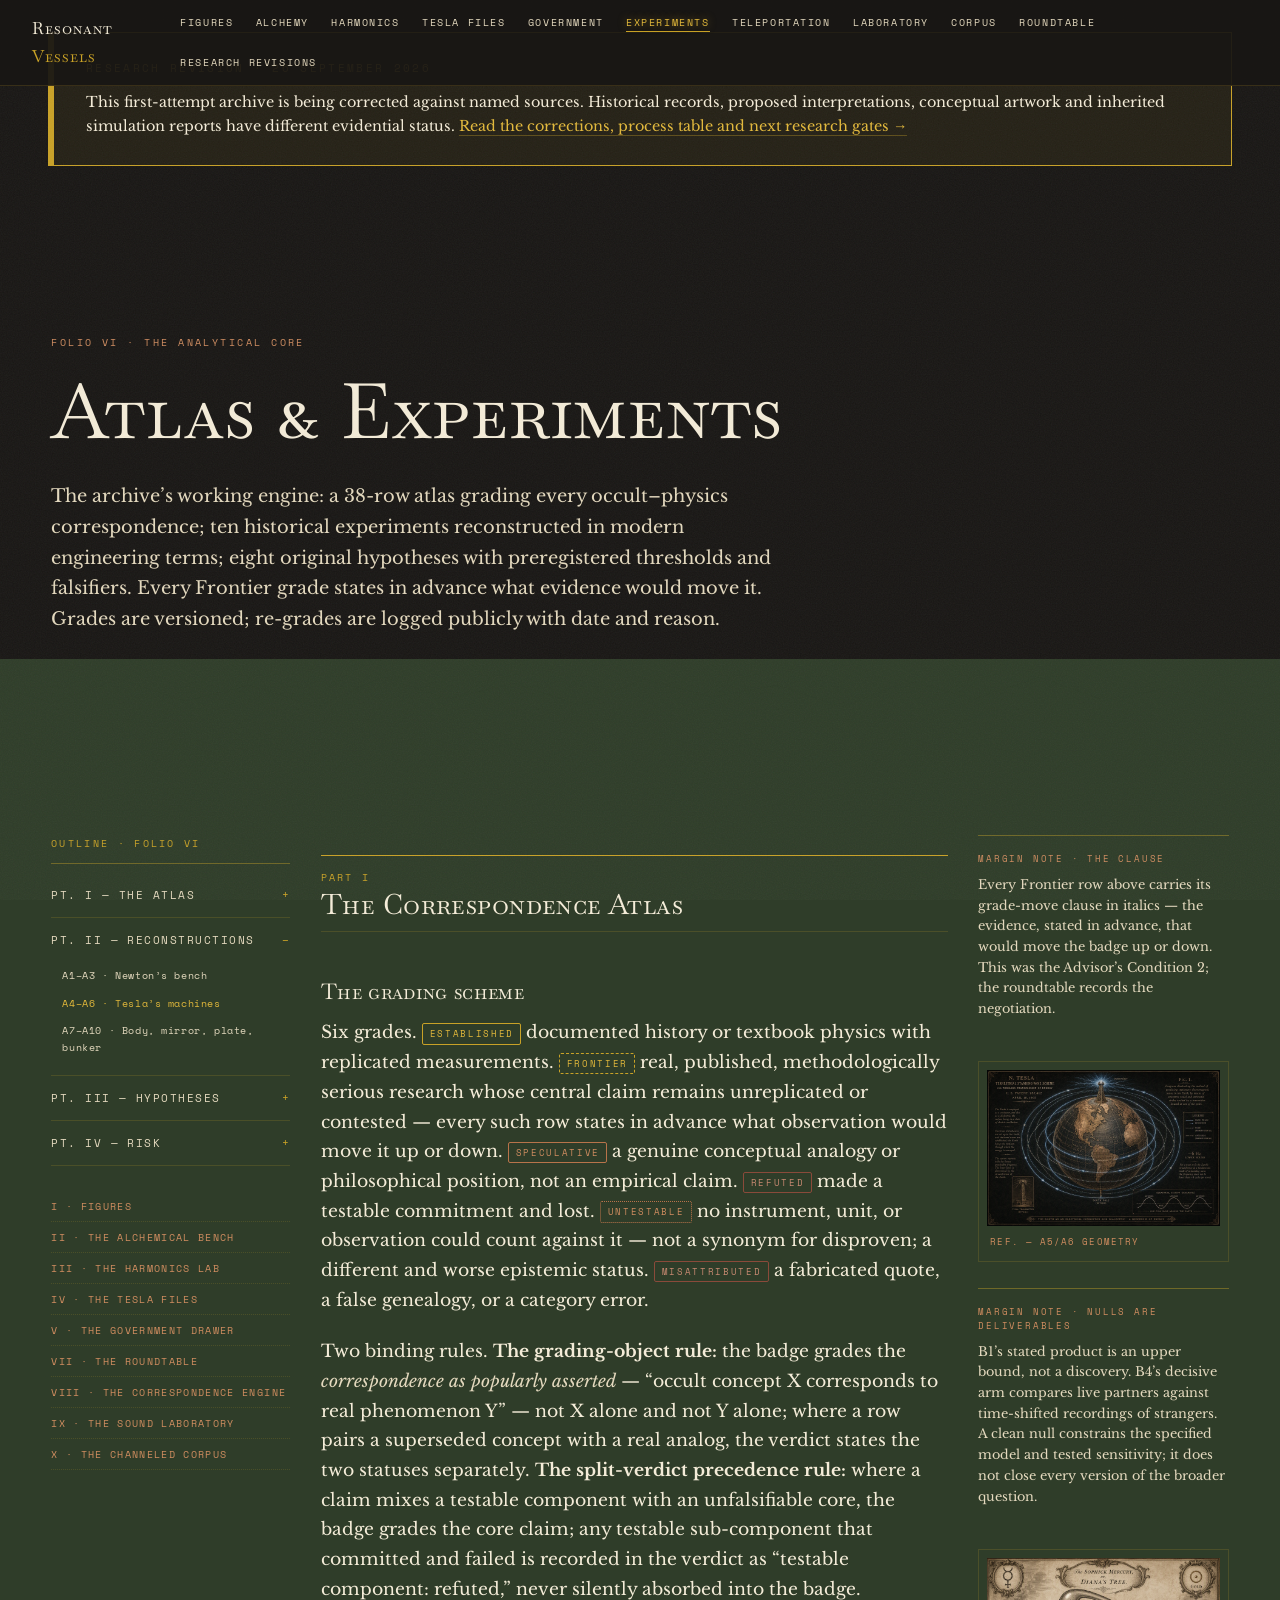
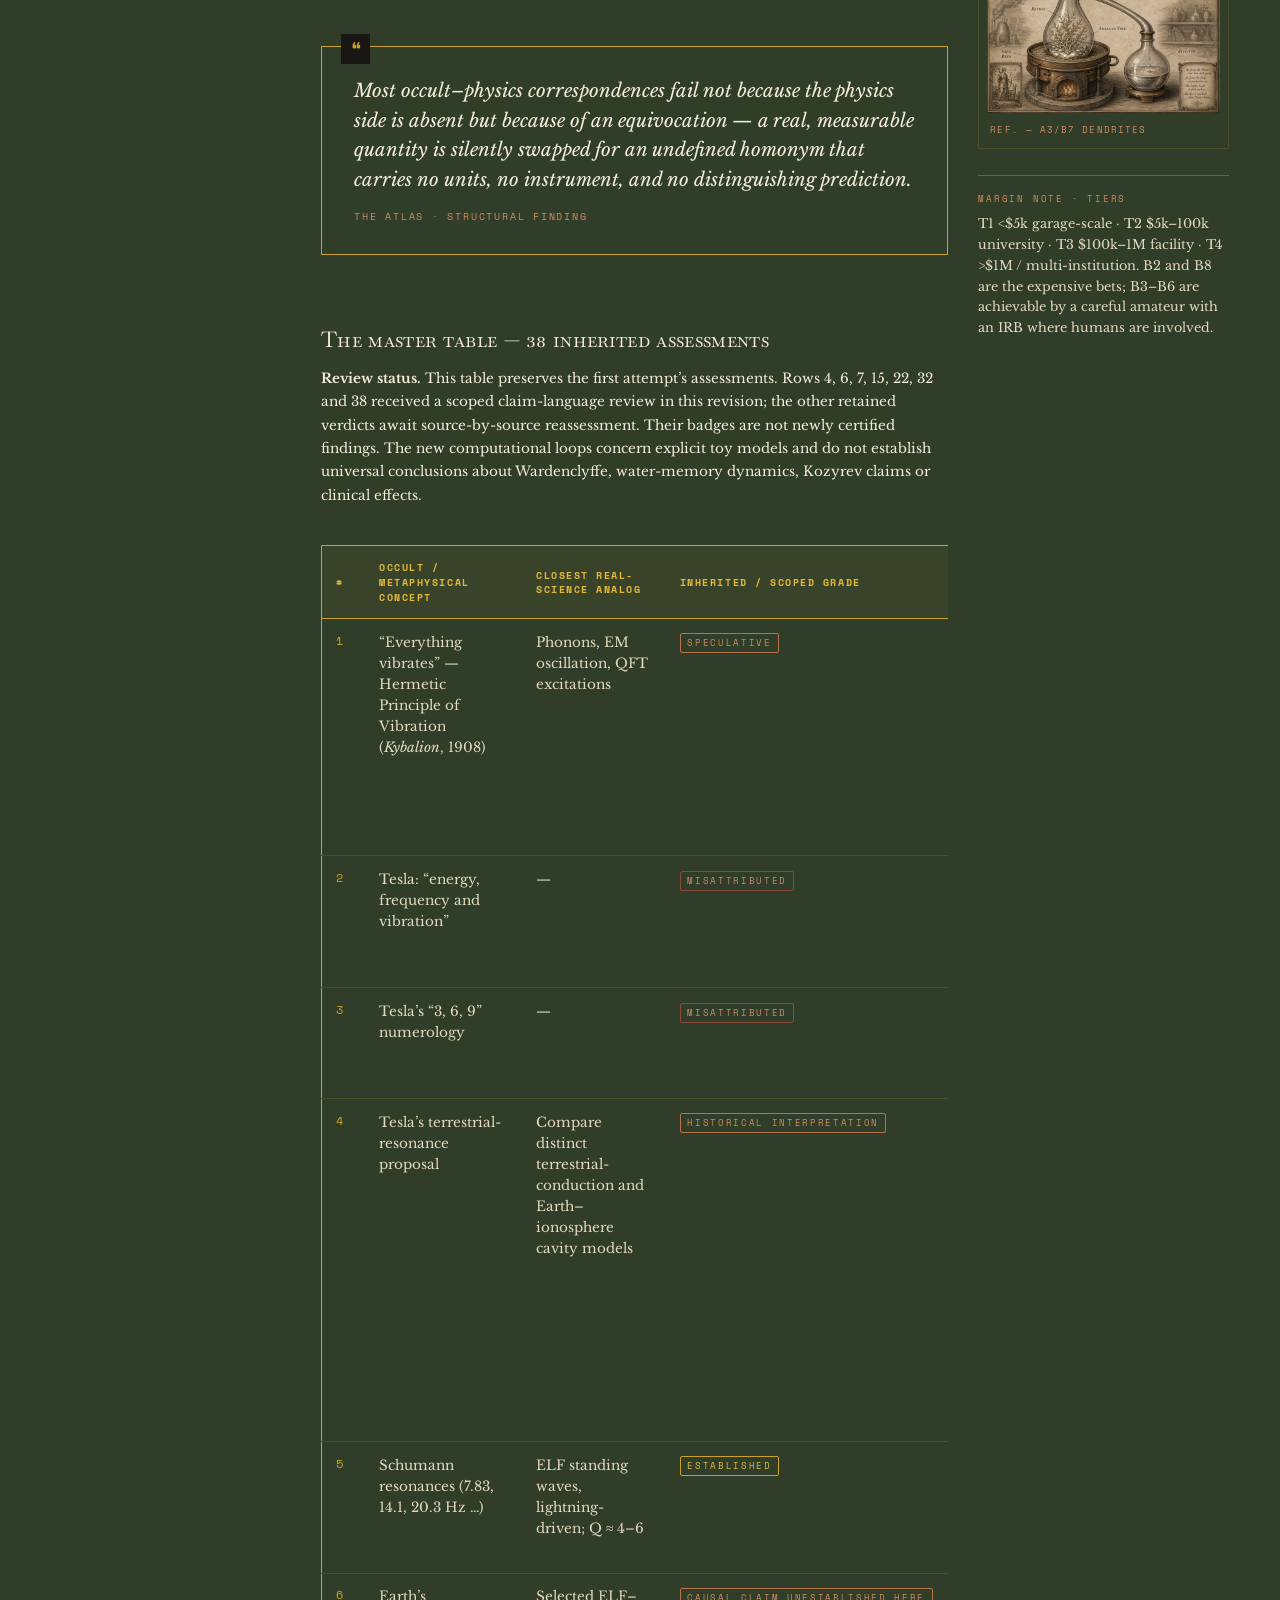
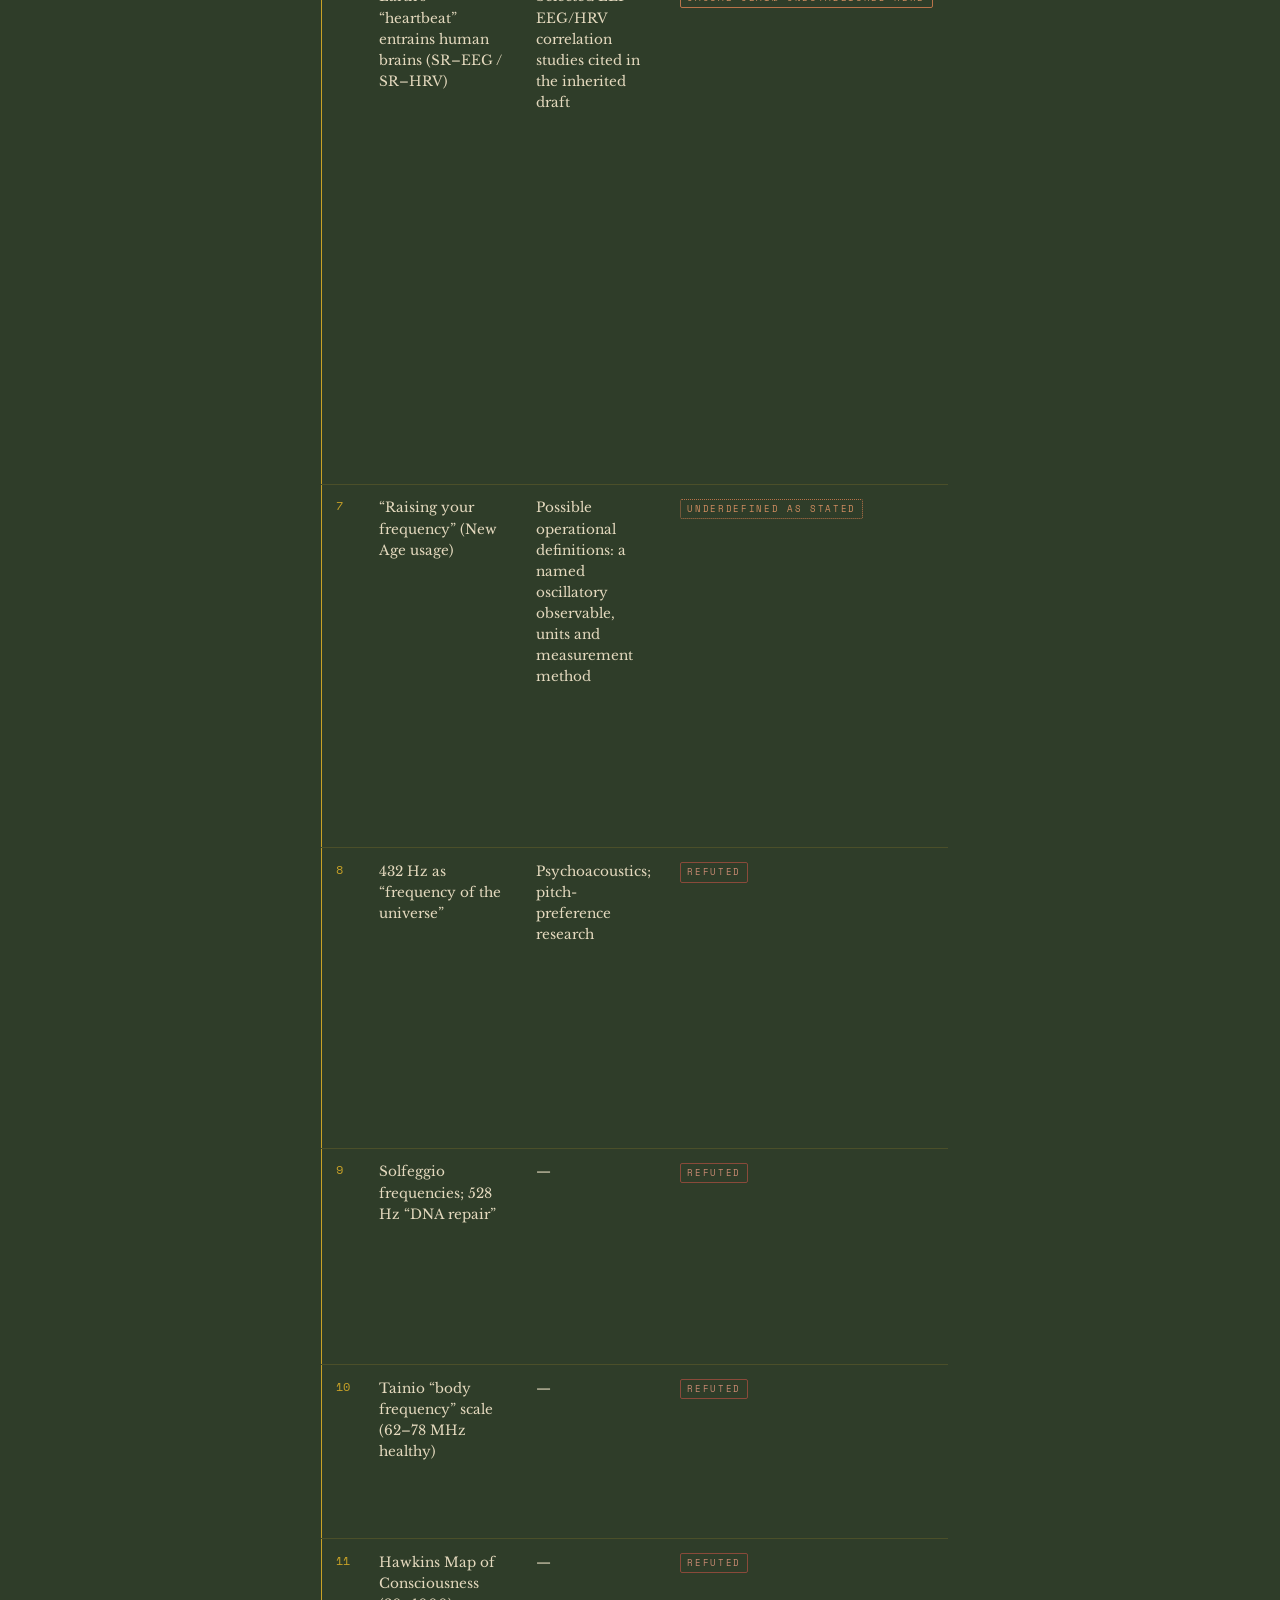
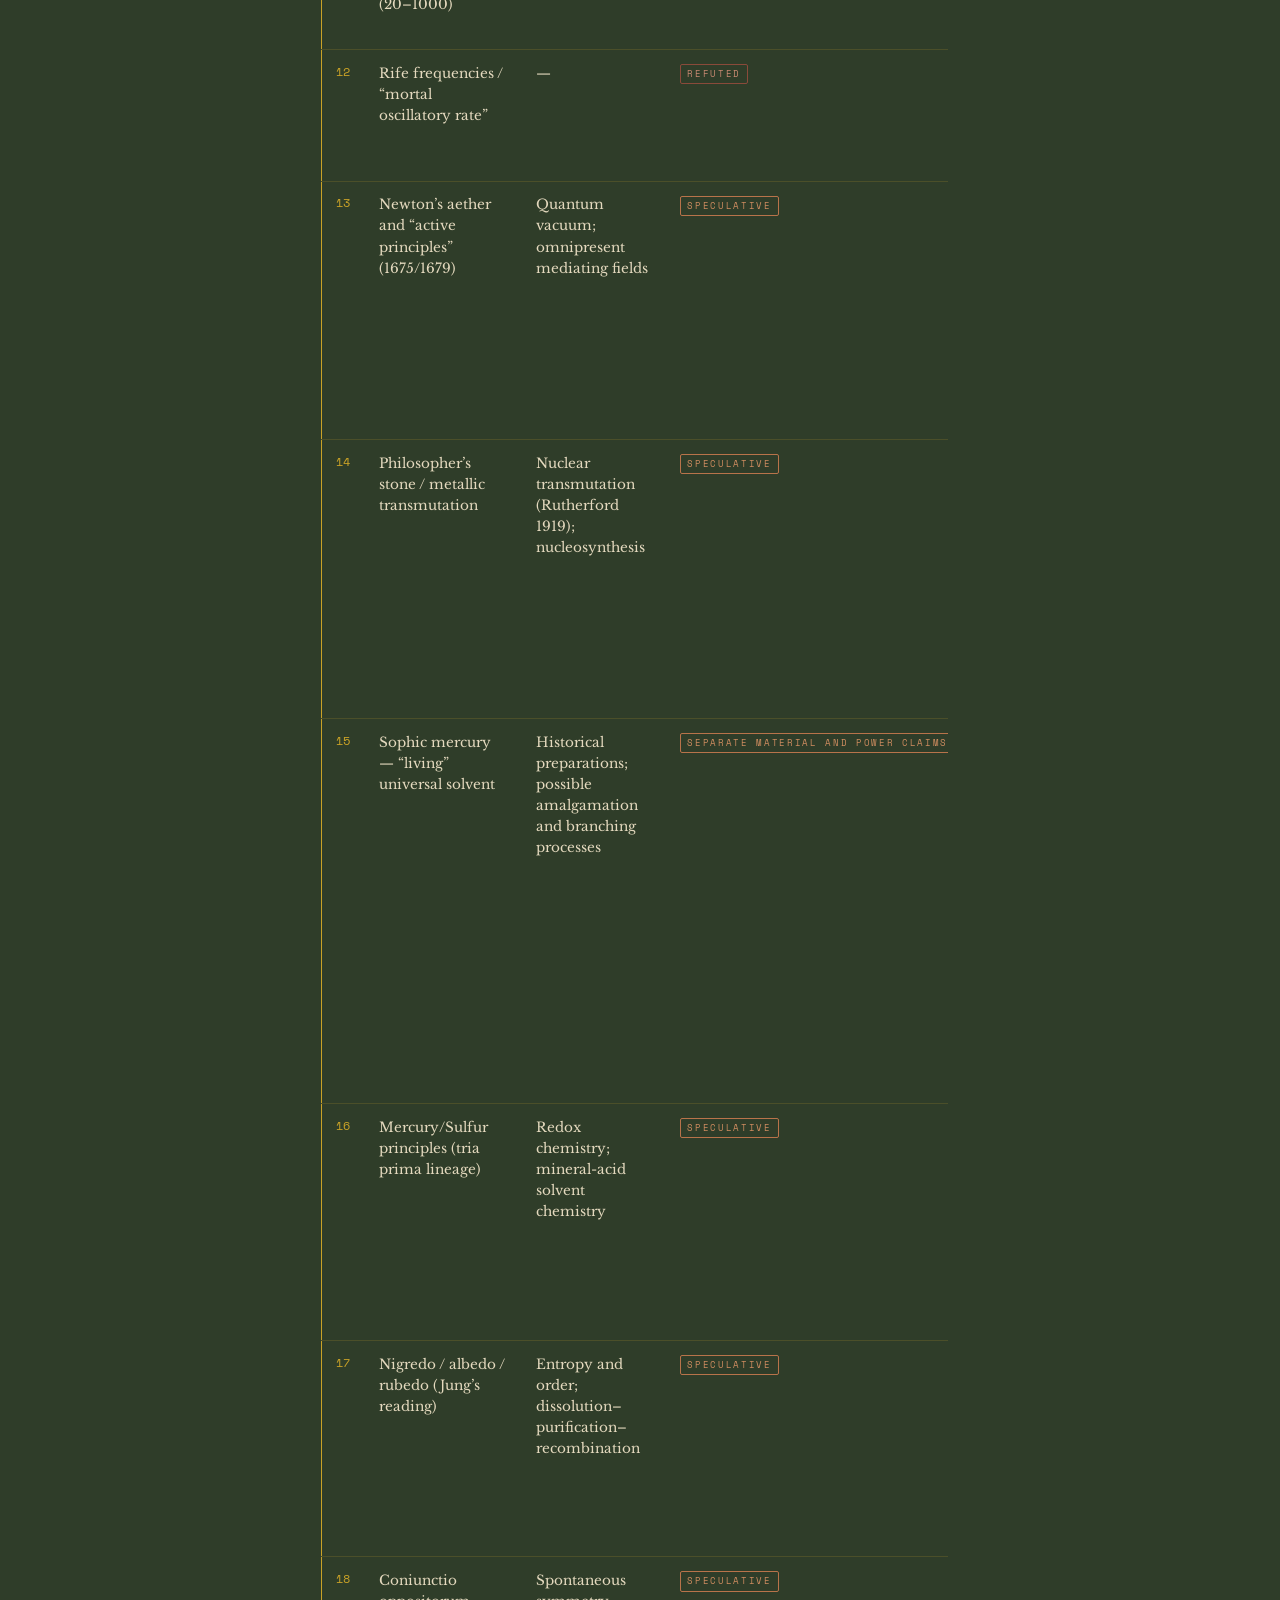
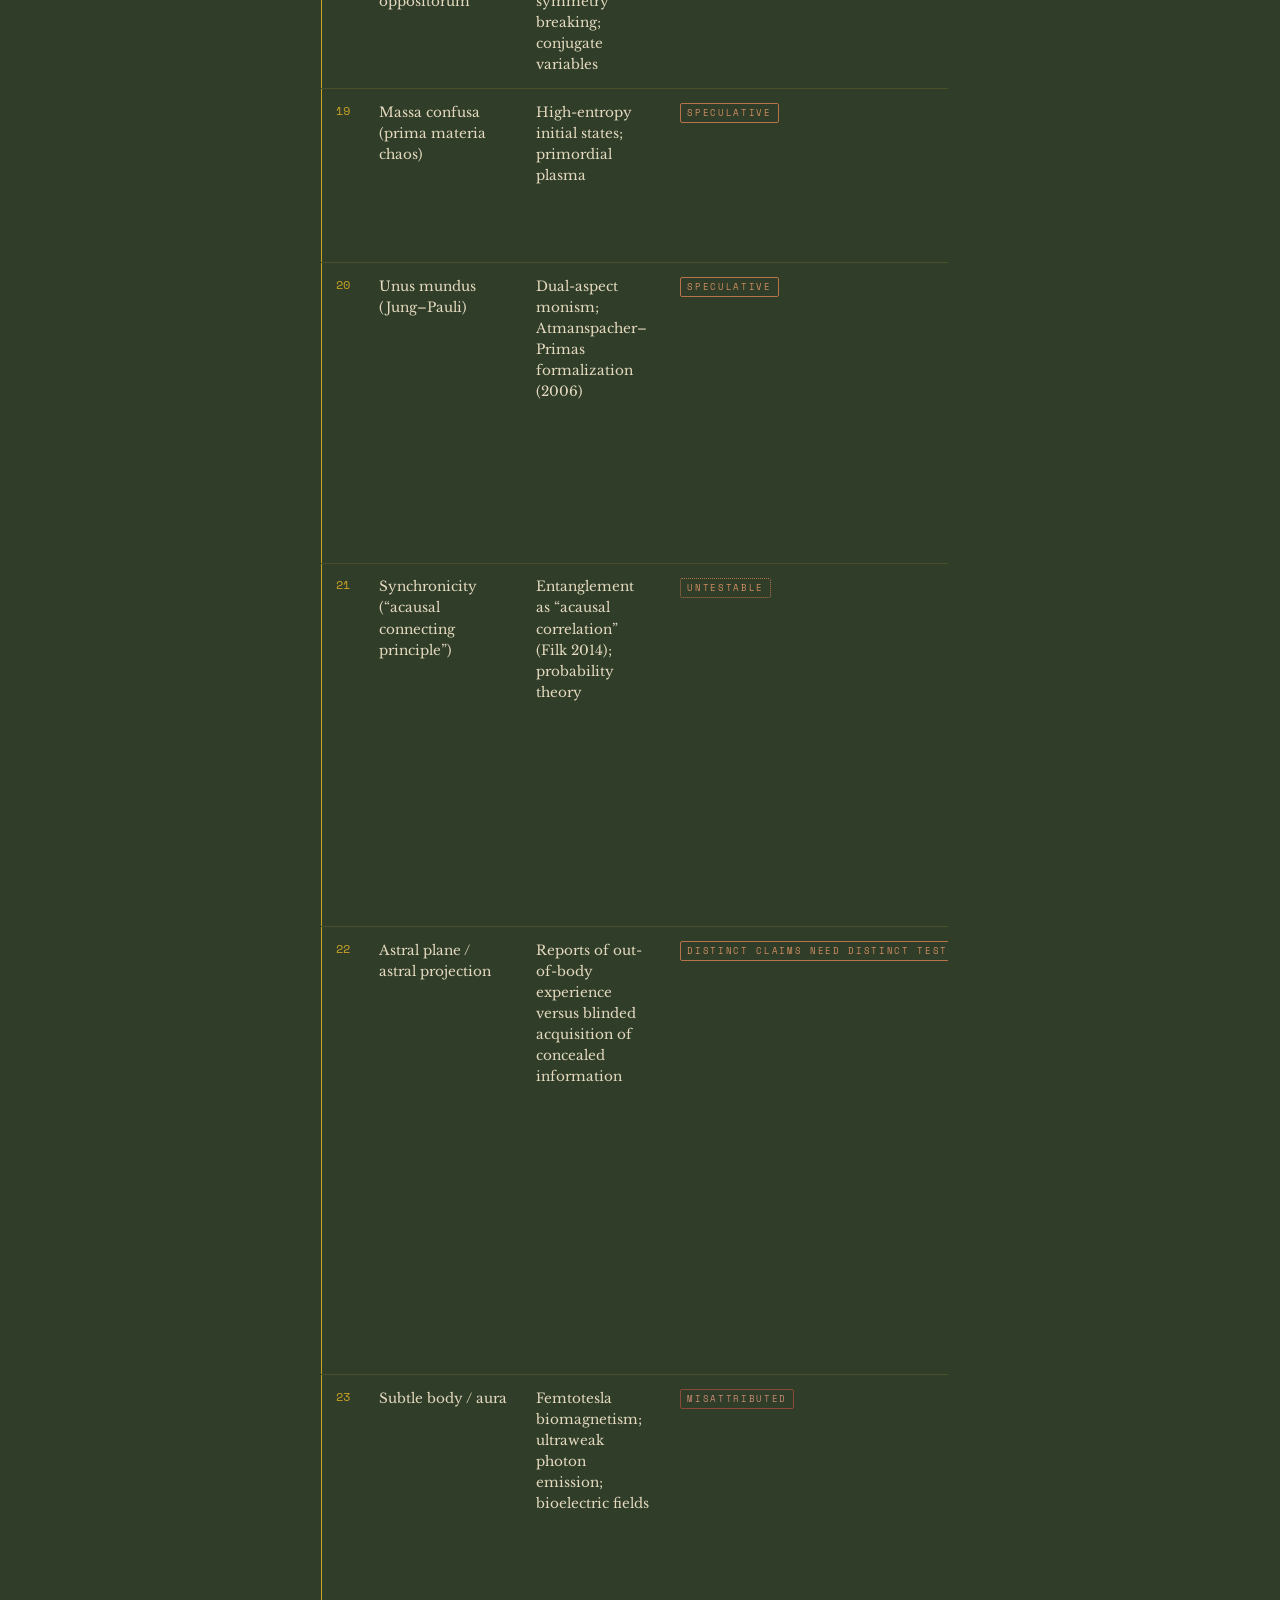
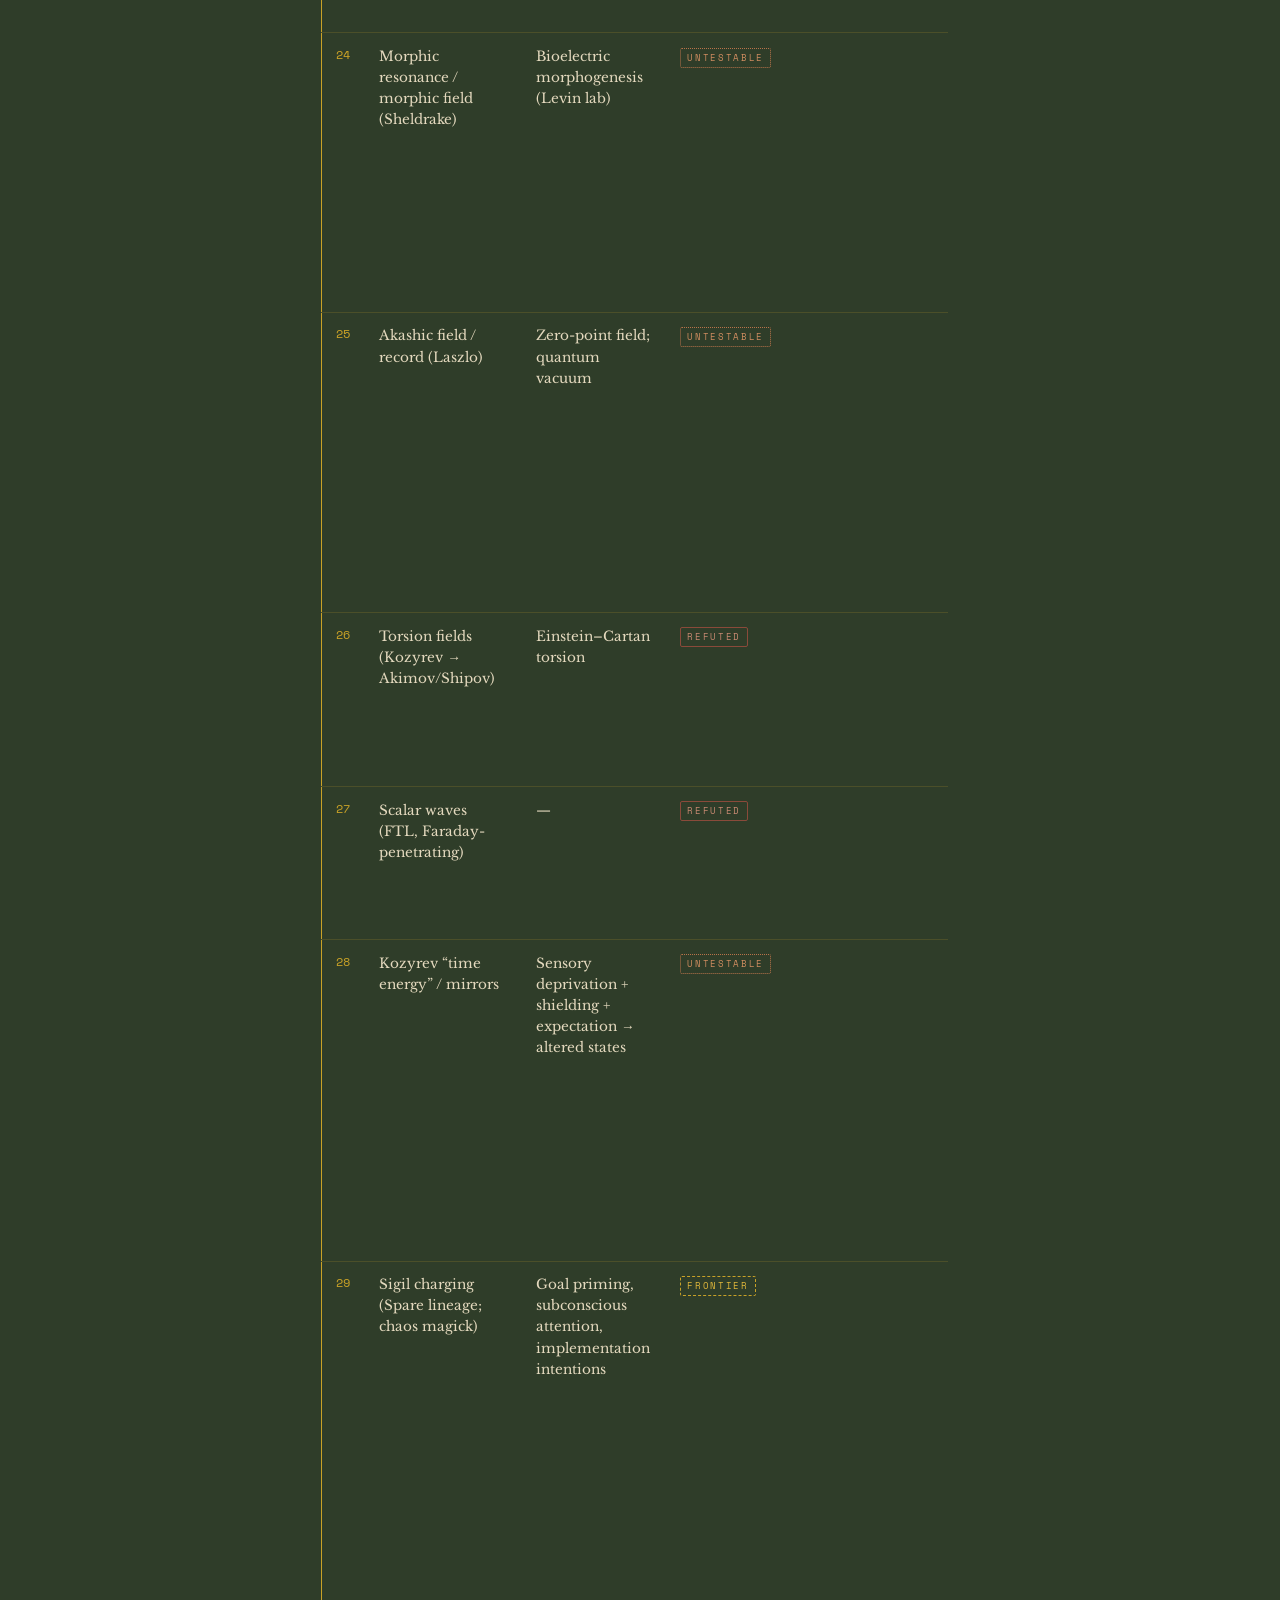
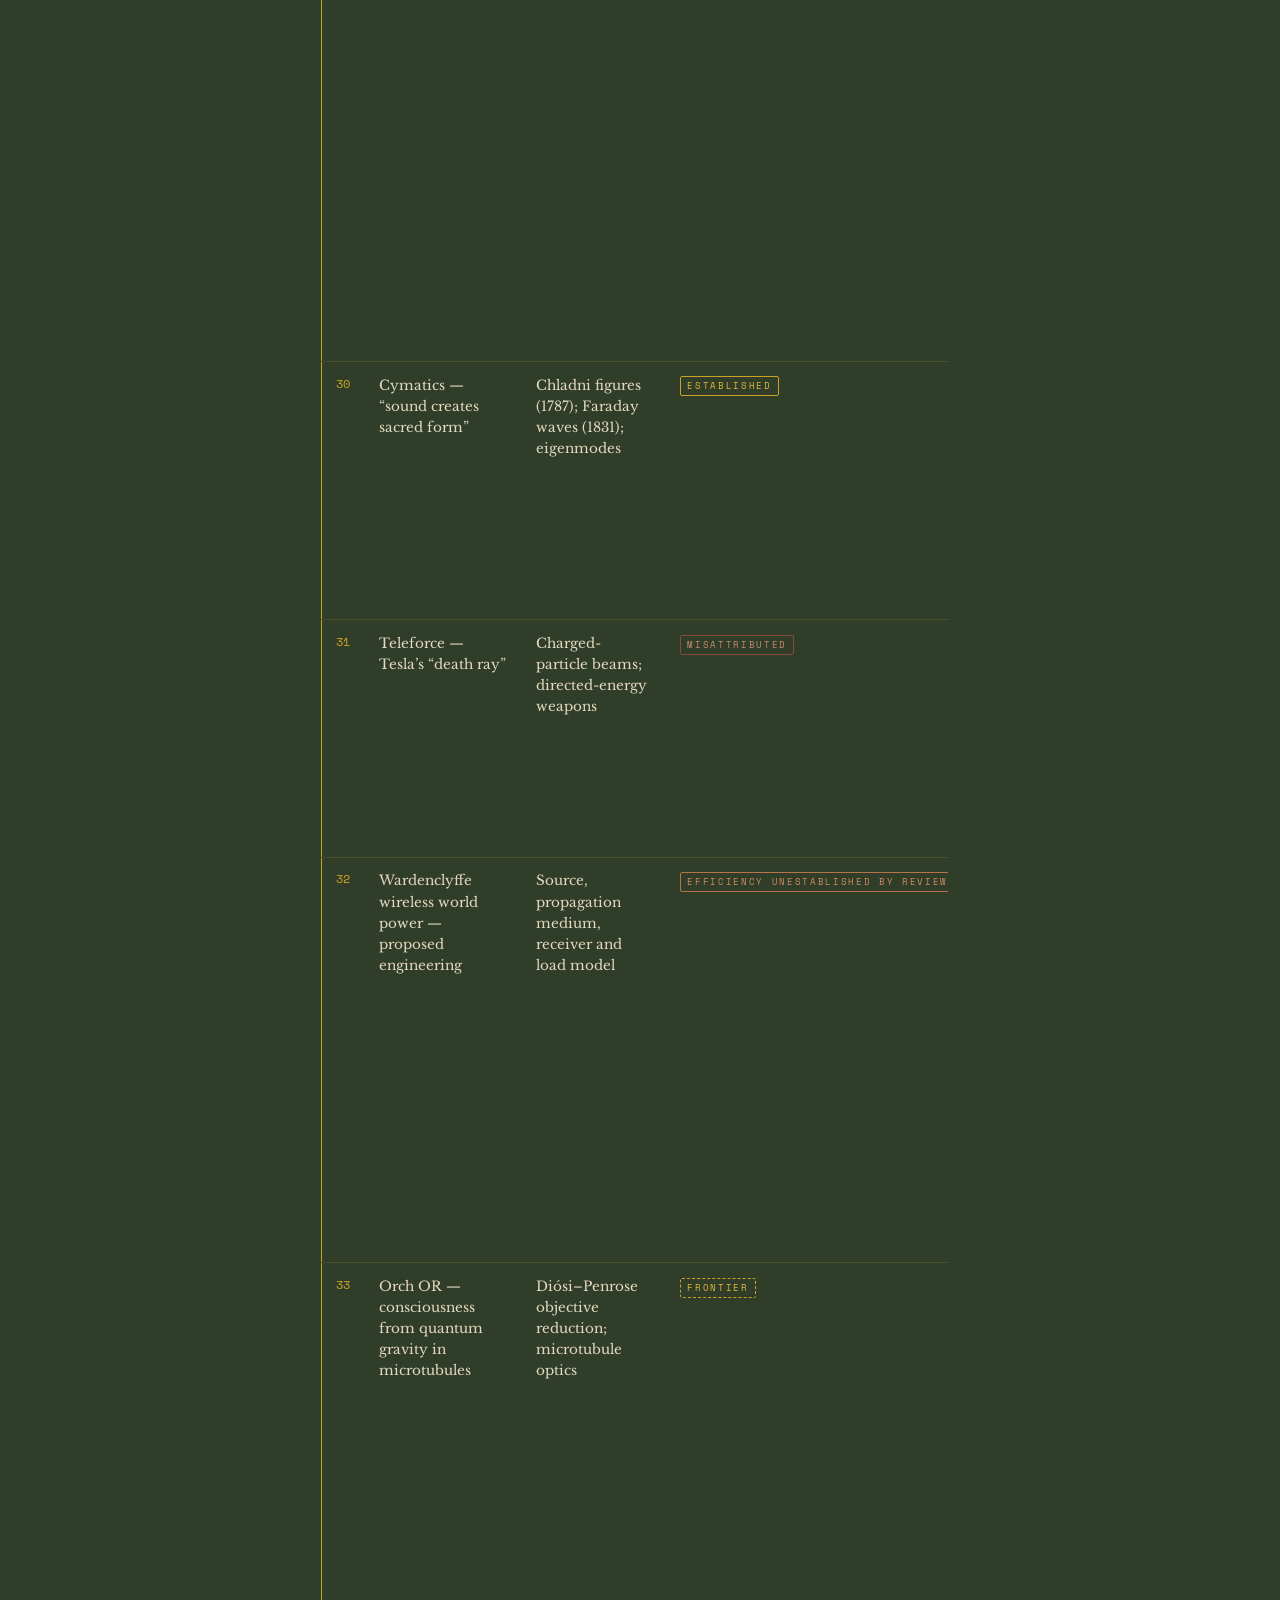
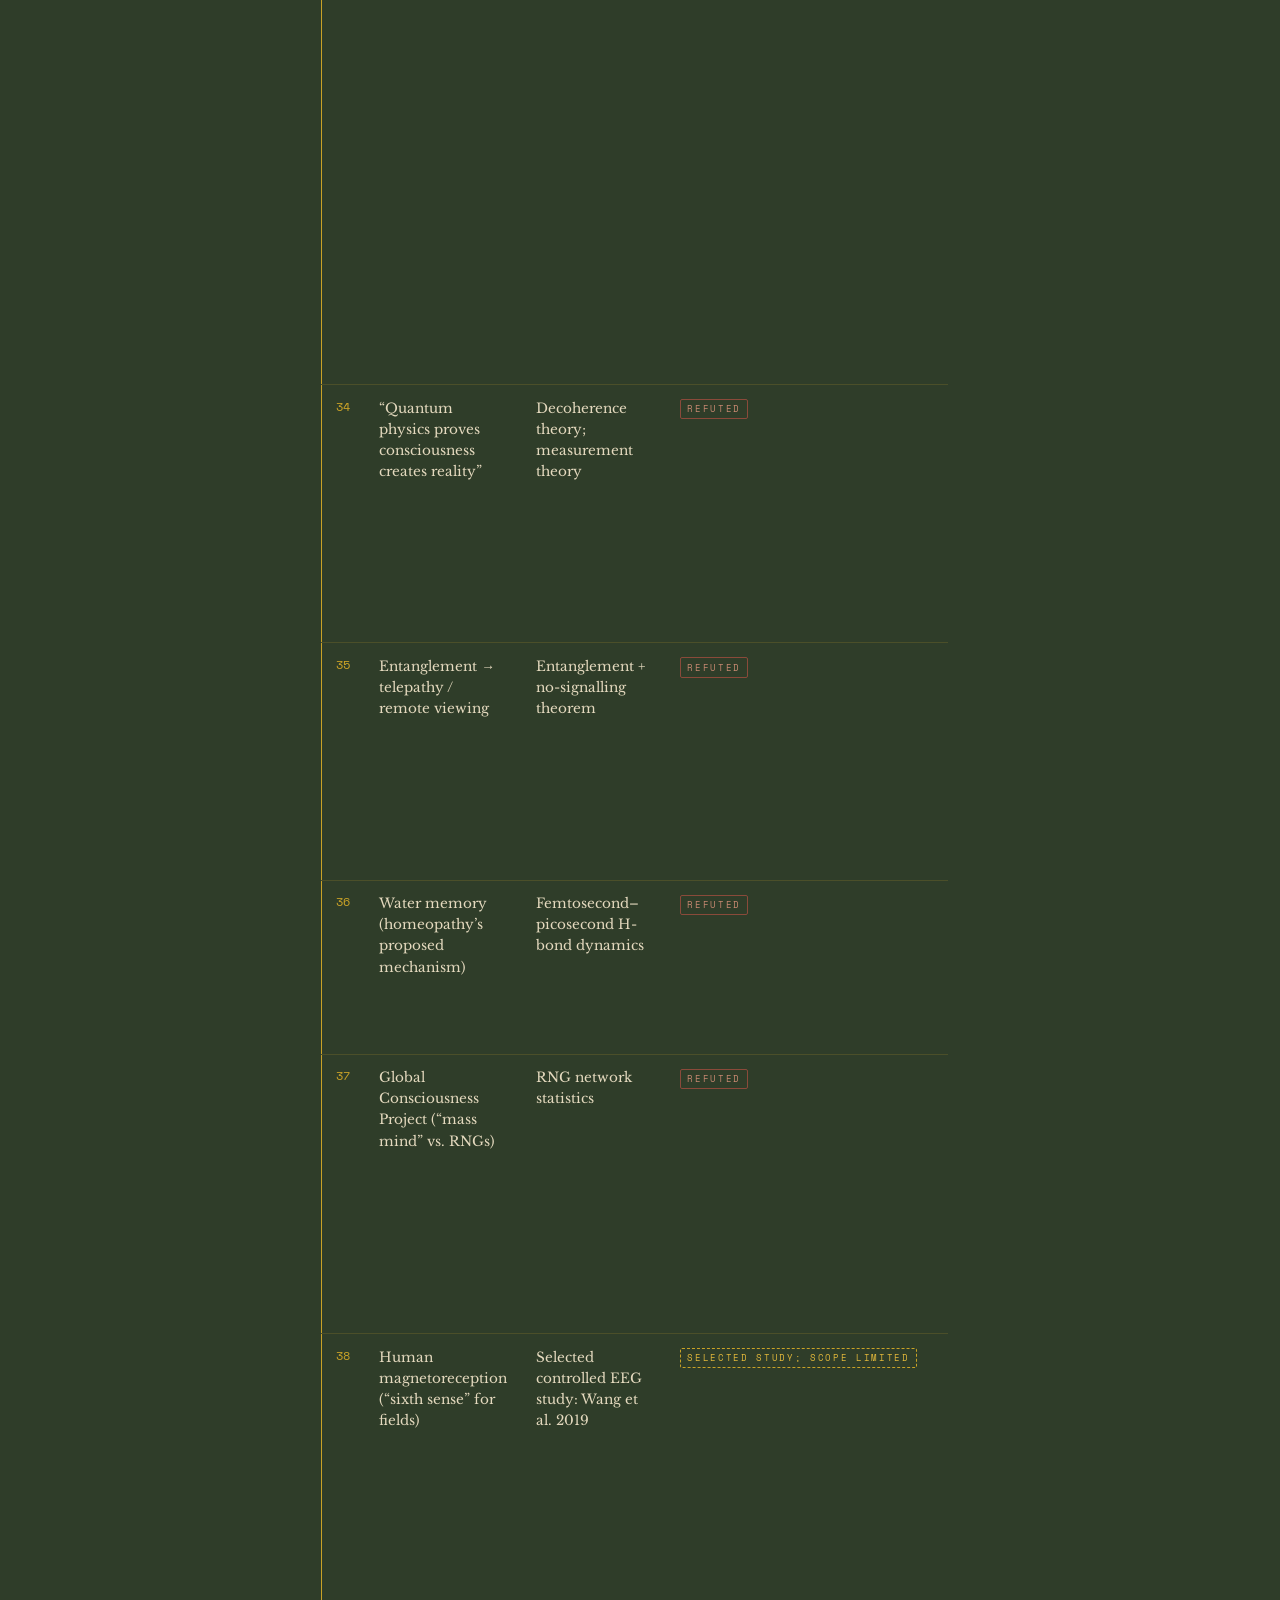
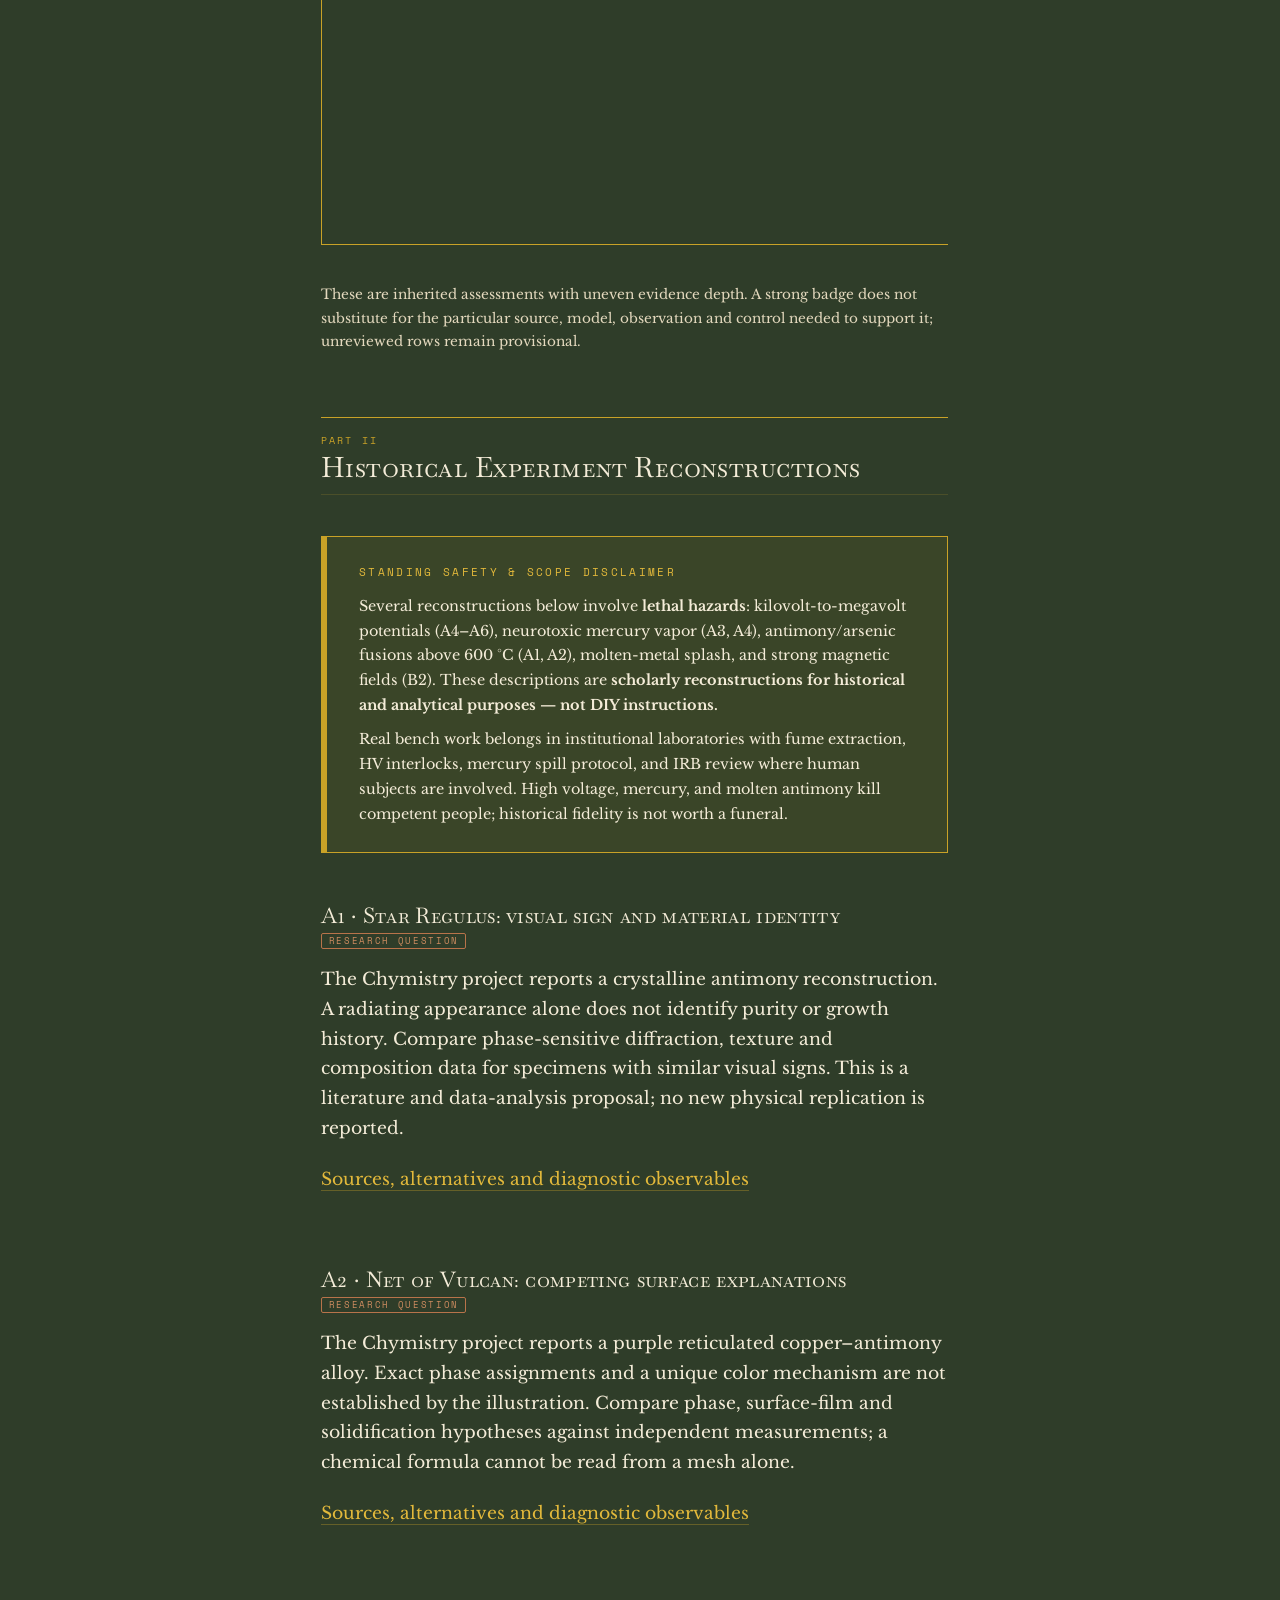
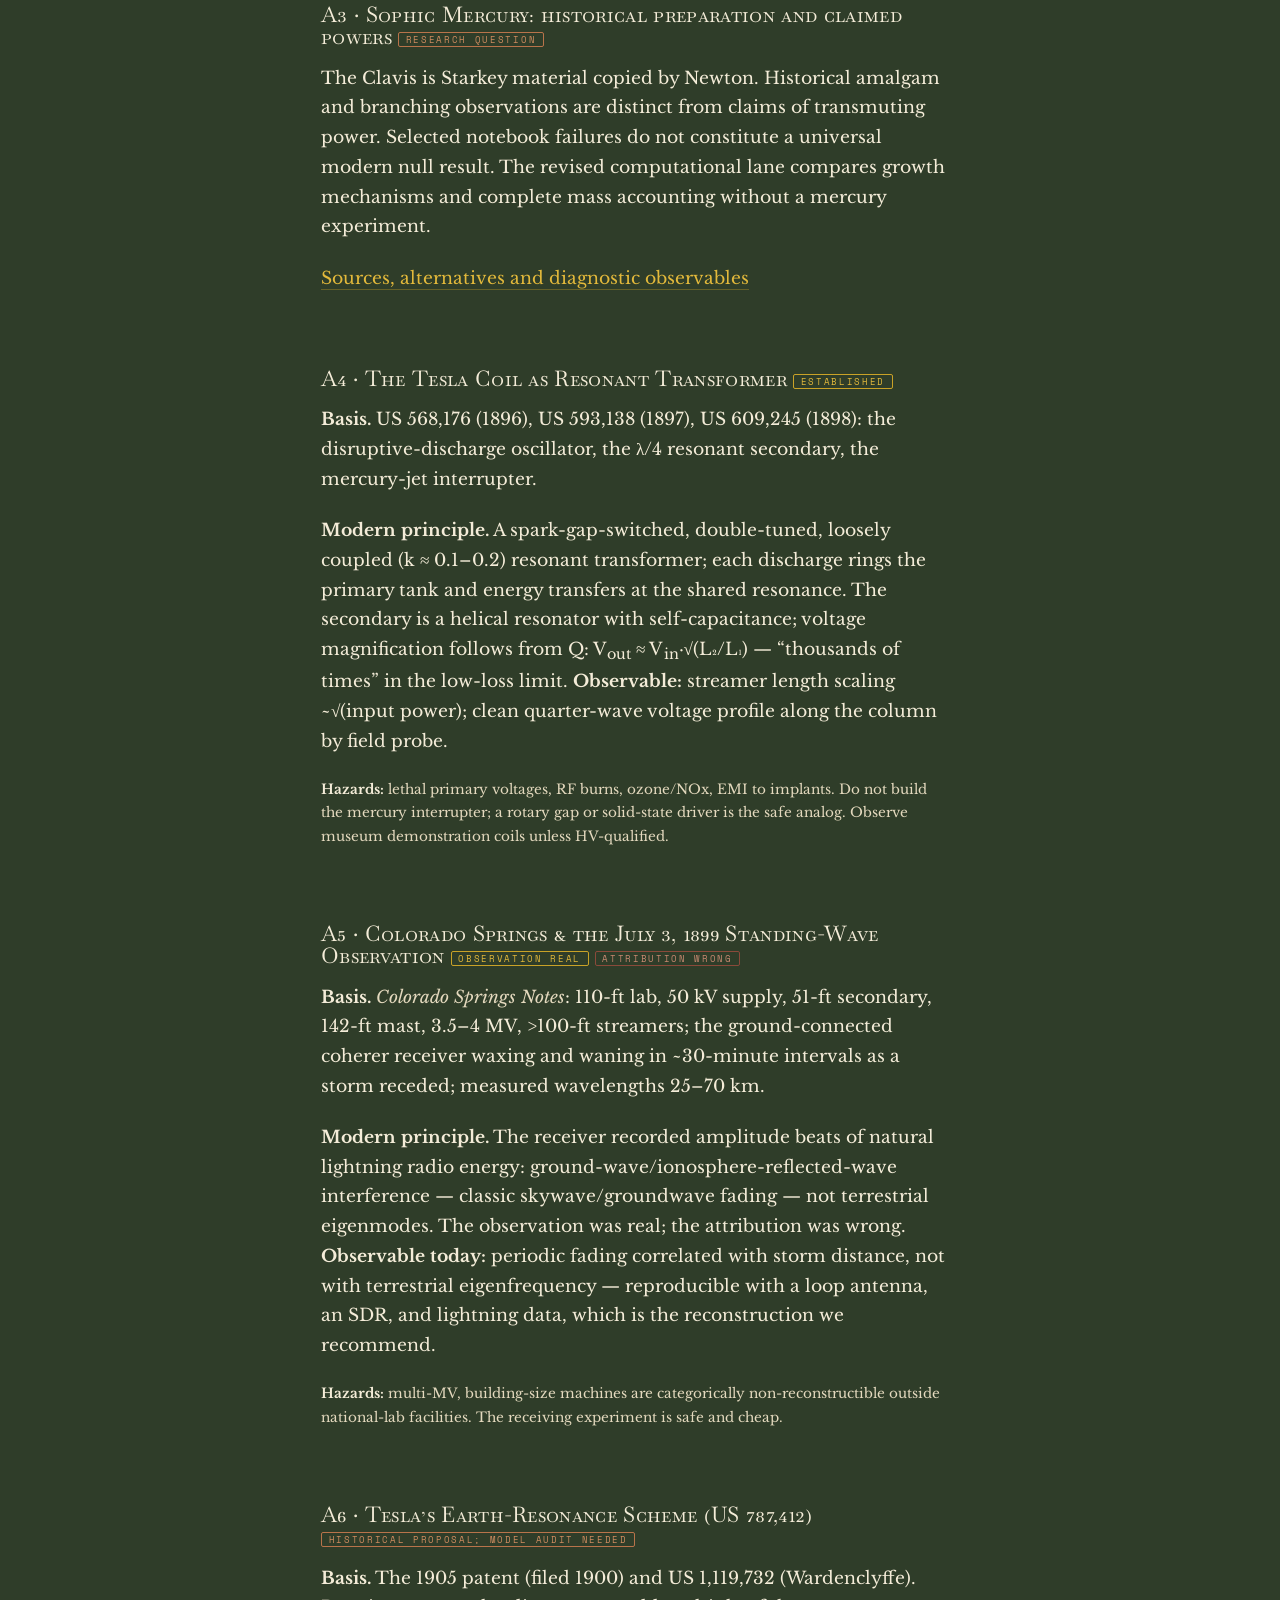
<file: experiments.html>
<!DOCTYPE html>
<html lang="en">
<head>
<meta charset="UTF-8">
<meta name="viewport" content="width=device-width, initial-scale=1.0">
<title>Atlas &amp; Experiments — Resonant Vessels</title>
<meta name="description" content="The 38-row correspondence atlas, ten historical experiment reconstructions, eight preregistered hypotheses with falsifiers, and the master risk table.">
<link rel="preconnect" href="https://fonts.googleapis.com">
<link rel="preconnect" href="https://fonts.gstatic.com" crossorigin>
<link href="https://fonts.googleapis.com/css2?family=Baskervville+SC&family=Libre+Baskerville:ital,wght@0,400;0,700;1,400&family=Space+Mono:wght@400;700&display=swap" rel="stylesheet">
<link rel="stylesheet" href="css/style.css">
</head>
<body>
<div class="grain" aria-hidden="true"></div>

<header class="topbar">
  <a class="brand" href="index.html">Resonant <span class="amp">Vessels</span></a>
  <nav aria-label="Archive sections">
    <a href="figures.html">Figures</a>
    <a href="alchemy.html">Alchemy</a>
    <a href="harmonics.html">Harmonics</a>
    <a href="tesla_files.html">Tesla Files</a>
    <a href="government.html">Government</a>
    <a href="experiments.html" class="active">Experiments</a>
    <a href="teleportation.html">Teleportation</a>
    <a href="lab.html">Laboratory</a>
    <a href="bashar.html">Corpus</a>
    <a href="roundtable.html">Roundtable</a>
    <a href="research-corrections.html">Research revisions</a>
  </nav>
</header>
<aside class="safety-banner" aria-label="Research revision" style="margin:2rem auto;max-width:74rem;">
  <span class="sb-title">Research revision · 26 September 2026</span>
  <p>This first-attempt archive is being corrected against named sources. Historical records, proposed interpretations, conceptual artwork and inherited simulation reports have different evidential status. <a href="research-corrections.html">Read the corrections, process table and next research gates →</a></p>
</aside>

<div class="page-head">
  <span class="folio">Folio VI · The Analytical Core</span>
  <h1 class="display-xl">Atlas &amp; Experiments</h1>
  <p class="lede">The archive&rsquo;s working engine: a 38-row atlas grading every occult–physics correspondence; ten historical experiments reconstructed in modern engineering terms; eight original hypotheses with preregistered thresholds and falsifiers. Every Frontier grade states in advance what evidence would move it. Grades are versioned; re-grades are logged publicly with date and reason.</p>
</div>

<div class="section-olive">
  <div class="torn" aria-hidden="true">
    <svg viewBox="0 0 1440 64" preserveAspectRatio="none">
      <polygon fill="#2F3D29" points="0,64 0,28 58,44 134,20 208,42 282,26 356,48 430,18 504,40 578,24 652,46 726,20 800,38 874,26 948,48 1022,22 1096,40 1170,18 1244,42 1318,28 1392,46 1440,34 1440,64"/>
    </svg>
  </div>

  <div class="triptych">
    <aside class="outline" aria-label="Page outline">
      <div class="outline-title">Outline · Folio VI</div>
      <details open>
        <summary>Pt. I — The Atlas</summary>
        <ul>
          <li><a href="#grading">The grading scheme</a></li>
          <li><a href="#atlas">The 38-row table</a></li>
        </ul>
      </details>
      <details>
        <summary>Pt. II — Reconstructions</summary>
        <ul>
          <li><a href="#a1">A1–A3 · Newton&rsquo;s bench</a></li>
          <li><a href="#a4">A4–A6 · Tesla&rsquo;s machines</a></li>
          <li><a href="#a7">A7–A10 · Body, mirror, plate, bunker</a></li>
        </ul>
      </details>
      <details>
        <summary>Pt. III — Hypotheses</summary>
        <ul>
          <li><a href="#b1">B1–B2 · Field–brain</a></li>
          <li><a href="#b3">B3–B6 · Measurement tests</a></li>
          <li><a href="#b7">B7–B8 · Bench &amp; optics</a></li>
        </ul>
      </details>
      <details>
        <summary>Pt. IV — Risk</summary>
        <ul>
          <li><a href="#risk">The master risk table</a></li>
        </ul>
      </details>
      <div class="crossnav">
        <a href="figures.html">I · Figures</a>
        <a href="alchemy.html">II · The Alchemical Bench</a>
        <a href="harmonics.html">III · The Harmonics Lab</a>
        <a href="tesla_files.html">IV · The Tesla Files</a>
        <a href="government.html">V · The Government Drawer</a>
        <a href="roundtable.html">VII · The Roundtable</a>
        <a href="teleportation.html">VIII · The Correspondence Engine</a>
        <a href="lab.html">IX · The Sound Laboratory</a>
        <a href="bashar.html">X · The Channeled Corpus</a>
      </div>
    </aside>

    <main class="article">
      <div class="part-header" id="part-atlas">
        <span class="part-no">Part I</span>
        <h2>The Correspondence Atlas</h2>
      </div>

      <section id="grading">
        <h3>The grading scheme</h3>
        <p>Six grades. <span class="badge established">Established</span> documented history or textbook physics with replicated measurements. <span class="badge frontier">Frontier</span> real, published, methodologically serious research whose central claim remains unreplicated or contested — every such row states in advance what observation would move it up or down. <span class="badge speculative">Speculative</span> a genuine conceptual analogy or philosophical position, not an empirical claim. <span class="badge refuted">Refuted</span> made a testable commitment and lost. <span class="badge untestable">Untestable</span> no instrument, unit, or observation could count against it — not a synonym for disproven; a different and worse epistemic status. <span class="badge misattributed">Misattributed</span> a fabricated quote, a false genealogy, or a category error.</p>
        <p>Two binding rules. <strong>The grading-object rule:</strong> the badge grades the <em>correspondence as popularly asserted</em> — &ldquo;occult concept X corresponds to real phenomenon Y&rdquo; — not X alone and not Y alone; where a row pairs a superseded concept with a real analog, the verdict states the two statuses separately. <strong>The split-verdict precedence rule:</strong> where a claim mixes a testable component with an unfalsifiable core, the badge grades the core claim; any testable sub-component that committed and failed is recorded in the verdict as &ldquo;testable component: refuted,&rdquo; never silently absorbed into the badge.</p>
        <div class="pullquote">
          Most occult–physics correspondences fail not because the physics side is absent but because of an equivocation — a real, measurable quantity is silently swapped for an undefined homonym that carries no units, no instrument, and no distinguishing prediction.
          <span class="attribution">The Atlas · structural finding</span>
        </div>
      </section>

      <section id="atlas">
        <h3>The master table — 38 inherited assessments</h3>
        <p class="small"><strong>Review status.</strong> This table preserves the first attempt’s assessments. Rows 4, 6, 7, 15, 22, 32 and 38 received a scoped claim-language review in this revision; the other retained verdicts await source-by-source reassessment. Their badges are not newly certified findings. The new computational loops concern explicit toy models and do not establish universal conclusions about Wardenclyffe, water-memory dynamics, Kozyrev claims or clinical effects.</p>
        <div class="table-wrap">
          <table class="gold">
            <thead>
              <tr><th>#</th><th>Occult / metaphysical concept</th><th>Closest real-science analog</th><th>Inherited / scoped grade</th><th>Assessment — see review status</th></tr>
            </thead>
            <tbody>
              <tr><td class="rownum">1</td><td>&ldquo;Everything vibrates&rdquo; — Hermetic Principle of Vibration (<em>Kybalion</em>, 1908)</td><td>Phonons, EM oscillation, QFT excitations</td><td><span class="badge speculative">Speculative</span></td><td>Kernel true — everything oscillates — but &ldquo;states differ only in frequency&rdquo; conflates measurable Hz with an undefined spiritual frequency: no instrument, unit, or prediction.</td></tr>
              <tr><td class="rownum">2</td><td>Tesla: &ldquo;energy, frequency and vibration&rdquo;</td><td>—</td><td><span class="badge misattributed">Misattributed</span></td><td>Apocryphal; traced to Ralph Bergstresser, a purple-plate vendor claiming a 1942 conversation.</td></tr>
              <tr><td class="rownum">3</td><td>Tesla&rsquo;s &ldquo;3, 6, 9&rdquo; numerology</td><td>—</td><td><span class="badge misattributed">Misattributed</span></td><td>Internet-era only; the Nikola Tesla Museum holds no record.</td></tr>
              <tr><td class="rownum">4</td><td>Tesla’s terrestrial-resonance proposal</td><td>Compare distinct terrestrial-conduction and Earth–ionosphere cavity models</td><td><span class="badge speculative">Historical interpretation</span></td><td>Tesla’s proposal and the later Schumann cavity use different media, boundaries and coupling assumptions. Similar frequency scales do not establish that one validates the other. Historical observations, model reconstruction and power-transfer performance need separate evidence.</td></tr>
              <tr><td class="rownum">5</td><td>Schumann resonances (7.83, 14.1, 20.3 Hz …)</td><td>ELF standing waves, lightning-driven; Q ≈ 4–6</td><td><span class="badge established">Established</span></td><td>Predicted 1952, measured 1960; used operationally for global lightning climatology.</td></tr>
              <tr><td class="rownum">6</td><td>Earth’s “heartbeat” entrains human brains (SR–EEG / SR–HRV)</td><td>Selected ELF–EEG/HRV correlation studies cited in the inherited draft</td><td><span class="badge speculative">Causal claim unestablished here</span></td><td>Correlation does not identify field-to-brain causation. The selected sources and mechanisms reviewed in this archive do not establish a coupling at Schumann amplitudes; this is not an exhaustive current-literature claim. B1 proposes calibrated field measurements, independent noise controls and a preregistered analysis. A null would constrain only the specified model, amplitudes and sensitivity.</td></tr>
              <tr><td class="rownum">7</td><td>“Raising your frequency” (New Age usage)</td><td>Possible operational definitions: a named oscillatory observable, units and measurement method</td><td><span class="badge untestable">Underdefined as stated</span></td><td>The phrase does not specify what quantity changes or how it is measured. Missing a definition is not an experimental refutation. A concrete claim can be assessed once it names the observable, reference condition, expected change and alternative explanation.</td></tr>
              <tr><td class="rownum">8</td><td>432 Hz as &ldquo;frequency of the universe&rdquo;</td><td>Psychoacoustics; pitch-preference research</td><td><span class="badge refuted">Refuted</span></td><td>Cosmic-alignment and Goebbels/Rockefeller claims are folklore; pitch ranged 400–460 Hz historically; ISO 16 standardized 440 in 1955. Small RCTs show relaxation from music generally — a slight pitch effect at most, not cosmology.</td></tr>
              <tr><td class="rownum">9</td><td>Solfeggio frequencies; 528 Hz &ldquo;DNA repair&rdquo;</td><td>—</td><td><span class="badge refuted">Refuted</span></td><td>1970s numerology on the Book of Numbers (Puleo); no link to Gregorian chant; the DNA claim traces to an unreplicated 1988 experiment that did not test 528 Hz.</td></tr>
              <tr><td class="rownum">10</td><td>Tainio &ldquo;body frequency&rdquo; scale (62–78 MHz healthy)</td><td>—</td><td><span class="badge refuted">Refuted</span></td><td>BT3 device never validated; MHz emissions at these intensities do not exist biologically; aromatherapy marketing only.</td></tr>
              <tr><td class="rownum">11</td><td>Hawkins Map of Consciousness (20–1000)</td><td>—</td><td><span class="badge refuted">Refuted</span></td><td>Applied kinesiology lacks reliability and validity in reviews; no instrument exists.</td></tr>
              <tr><td class="rownum">12</td><td>Rife frequencies / &ldquo;mortal oscillatory rate&rdquo;</td><td>—</td><td><span class="badge refuted">Refuted</span></td><td>No controlled evidence; FDA prosecuted; deaths from forgone treatment.</td></tr>
              <tr><td class="rownum">13</td><td>Newton&rsquo;s aether and &ldquo;active principles&rdquo; (1675/1679)</td><td>Quantum vacuum; omnipresent mediating fields</td><td><span class="badge speculative">Speculative</span></td><td>Genuine historical analogy of architecture — a plenum whose local state mediates interactions — differing in every measurable particular. Analogy of structure, not identity.</td></tr>
              <tr><td class="rownum">14</td><td>Philosopher&rsquo;s stone / metallic transmutation</td><td>Nuclear transmutation (Rutherford 1919); nucleosynthesis</td><td><span class="badge speculative">Speculative</span></td><td>Graded as a correspondence: an analogy of goal, not method. Analog: Established nuclear physics. Concept: refuted as chymistry — via particle physics only, never distillation; Newton&rsquo;s decades produced no Stone.</td></tr>
              <tr><td class="rownum">15</td><td>Sophic mercury — “living” universal solvent</td><td>Historical preparations; possible amalgamation and branching processes</td><td><span class="badge speculative">Separate material and power claims</span></td><td>Scholarly material reconstructions do not establish a universal solvent or living matter. A branching appearance alone does not select a unique growth mechanism. Selected notebook failures are historical observations, not a universally falsifying modern experiment. See the corrected process table.</td></tr>
              <tr><td class="rownum">16</td><td>Mercury/Sulfur principles (tria prima lineage)</td><td>Redox chemistry; mineral-acid solvent chemistry</td><td><span class="badge speculative">Speculative</span></td><td>Structural analogy between a superseded theory of matter and its real-chemistry descendant; its laboratory practice fed mineral-acid and metallurgical chemistry directly.</td></tr>
              <tr><td class="rownum">17</td><td>Nigredo / albedo / rubedo (Jung&rsquo;s reading)</td><td>Entropy and order; dissolution–purification–recombination</td><td><span class="badge speculative">Speculative</span></td><td>Jung&rsquo;s mapping (CW 12 ¶¶333–334) is a psychology of individuation projected onto matter; any physics resonance is metaphorical, not measurable.</td></tr>
              <tr><td class="rownum">18</td><td>Coniunctio oppositorum</td><td>Spontaneous symmetry breaking; conjugate variables</td><td><span class="badge speculative">Speculative</span></td><td>Poetic structural parallel — opposites united into a higher-order whole — with no empirical content.</td></tr>
              <tr><td class="rownum">19</td><td>Massa confusa (prima materia chaos)</td><td>High-entropy initial states; primordial plasma</td><td><span class="badge speculative">Speculative</span></td><td>&ldquo;The chaos is a massa confusa that gives birth to the Stone&rdquo; (CW 12 ¶433) — a psychological claim, not cosmology.</td></tr>
              <tr><td class="rownum">20</td><td>Unus mundus (Jung–Pauli)</td><td>Dual-aspect monism; Atmanspacher–Primas formalization (2006)</td><td><span class="badge speculative">Speculative</span></td><td>A serious, actively developed philosophical position — mind and matter as complementary aspects of a neutral reality — explicitly not physics and not testable as stated. Graded with respect, per the roundtable&rsquo;s Item 5.</td></tr>
              <tr><td class="rownum">21</td><td>Synchronicity (&ldquo;acausal connecting principle&rdquo;)</td><td>Entanglement as &ldquo;acausal correlation&rdquo; (Filk 2014); probability theory</td><td><span class="badge untestable">Untestable</span></td><td>Makes no distinguishing prediction — that is precisely the problem. Cases are explained by apophenia plus probability (Diaconis &amp; Mosteller 1989); testable spin-offs (astrology-style statistics) failed; the entanglement reading is a later reconstruction Pauli himself policed.</td></tr>
              <tr><td class="rownum">22</td><td>Astral plane / astral projection</td><td>Reports of out-of-body experience versus blinded acquisition of concealed information</td><td><span class="badge speculative">Distinct claims need distinct tests</span></td><td>An astral plane is not operationalized here. Subjective reports do not establish exterior perception; concealed-information acquisition is a separate testable claim that remains unestablished by the evidence reviewed. A preregistered blinded target test needs leakage controls, fixed scoring and all outcomes. Absence of a verified result is not universal refutation.</td></tr>
              <tr><td class="rownum">23</td><td>Subtle body / aura</td><td>Femtotesla biomagnetism; ultraweak photon emission; bioelectric fields</td><td><span class="badge misattributed">Misattributed</span></td><td>Humans emit measurable EM and optical signatures (brain ~100 fT; ~10–10³ photons/s/cm²) — but auras-as-seen are ~10⁶× below visual threshold and Levin&rsquo;s prepatterns are ion fluxes. Category error.</td></tr>
              <tr><td class="rownum">24</td><td>Morphic resonance / morphic field (Sheldrake)</td><td>Bioelectric morphogenesis (Levin lab)</td><td><span class="badge untestable">Untestable</span></td><td>The &ldquo;field of memory&rdquo; is unfalsifiable; its controlled operationalizations failed to replicate; no mechanism. Real instructive bioelectric patterning is measurable, chemical, and not a memory field.</td></tr>
              <tr><td class="rownum">25</td><td>Akashic field / record (Laszlo)</td><td>Zero-point field; quantum vacuum</td><td><span class="badge untestable">Untestable</span></td><td>No distinguishing prediction — metaphysics dressed in vacuum physics. Where testable, the costume fails: ZPF is real but retains no accessible macroscopic information; extraction variants violate the first and second laws.</td></tr>
              <tr><td class="rownum">26</td><td>Torsion fields (Kozyrev → Akimov/Shipov)</td><td>Einstein–Cartan torsion</td><td><span class="badge refuted">Refuted</span></td><td>EC torsion is real but non-propagating, coupling only to spin density at extreme densities; macroscopic torsion never detected.</td></tr>
              <tr><td class="rownum">27</td><td>Scalar waves (FTL, Faraday-penetrating)</td><td>—</td><td><span class="badge refuted">Refuted</span></td><td>No such mode exists in Maxwell theory as described; the cluster circulates via conspiracy aggregators.</td></tr>
              <tr><td class="rownum">28</td><td>Kozyrev &ldquo;time energy&rdquo; / mirrors</td><td>Sensory deprivation + shielding + expectation → altered states</td><td><span class="badge untestable">Untestable</span></td><td>Split verdict per the precedence rule: the causal-mechanics experiments committed and failed replication (testable component: refuted); &ldquo;time energy&rdquo; as such predicts nothing. The mirrors&rsquo; &ldquo;95% telepathy success&rdquo; is fully accounted for without it.</td></tr>
              <tr><td class="rownum">29</td><td>Sigil charging (Spare lineage; chaos magick)</td><td>Goal priming, subconscious attention, implementation intentions</td><td><span class="badge frontier">Frontier</span></td><td>The lineage is documented and the invoked constructs are real psychological objects — implementation intentions meta-analyzed at d ≈ 0.65 (Gollwitzer &amp; Sheeran 2006); subliminal priming is contested post-2011; no RCT of sigil practice itself exists. The metaphysics layer is optional and unfalsifiable. <em>Grade moves: up toward Established on a preregistered, adequately powered RCT of sigil practice above matched controls; down to Speculative if implementation-intention effect sizes collapse or such an RCT returns null — the constructs remain hostage to their evidence.</em></td></tr>
              <tr><td class="rownum">30</td><td>Cymatics — &ldquo;sound creates sacred form&rdquo;</td><td>Chladni figures (1787); Faraday waves (1831); eigenmodes</td><td><span class="badge established">Established</span></td><td>Real, standard physics — but the patterns are boundary-condition eigenmodes, not cosmic archetypes; the CymaScope is a genuine instrument whose healing/432 Hz extensions are unsupported.</td></tr>
              <tr><td class="rownum">31</td><td>Teleforce — Tesla&rsquo;s &ldquo;death ray&rdquo;</td><td>Charged-particle beams; directed-energy weapons</td><td><span class="badge misattributed">Misattributed</span></td><td>The open-vacuum-tube concept (Exhibit J) anticipates directed energy in kind, but Trump&rsquo;s 1943 examination found no workable principles, and no withheld design has ever surfaced.</td></tr>
              <tr><td class="rownum">32</td><td>Wardenclyffe wireless world power — proposed engineering</td><td>Source, propagation medium, receiver and load model</td><td><span class="badge speculative">Efficiency unestablished by reviewed patent</span></td><td>The reviewed patent describes a proposal; it does not establish validated global transfer efficiency. A quality factor for the later Earth–ionosphere cavity cannot by itself decide a different terrestrial-conduction model. Assessment requires mechanism-specific propagation, coupling, loss, stored-energy and load accounting.</td></tr>
              <tr><td class="rownum">33</td><td>Orch OR — consciousness from quantum gravity in microtubules</td><td>Diósi–Penrose objective reduction; microtubule optics</td><td><span class="badge frontier">Frontier</span></td><td>Speculative but falsifiable; the simplest parameter-free OR model was ruled out at Gran Sasso (Donadi 2021); Tegmark&rsquo;s decoherence constraint stands; recent microtubule-optics results show no neural-timescale coherence or causal role. <em>Grade moves: up if neural-timescale quantum coherence is demonstrated in vivo with a causal anesthetic/behavioral link, independently replicated; down to Refuted (at tested parameter ranges) if the remaining parameterized Diósi–Penrose models are excluded on the Donadi pattern, or if anesthetic modulation of microtubule optics (B8) proves nonspecific across the n ≥ 8 agent series.</em></td></tr>
              <tr><td class="rownum">34</td><td>&ldquo;Quantum physics proves consciousness creates reality&rdquo;</td><td>Decoherence theory; measurement theory</td><td><span class="badge refuted">Refuted</span></td><td>Decoherence is physical interaction, not consciousness-dependent (Koch &amp; Hepp 2006); Feynman never connected QM to consciousness; Penrose&rsquo;s OR is explicitly observer-free.</td></tr>
              <tr><td class="rownum">35</td><td>Entanglement → telepathy / remote viewing</td><td>Entanglement + no-signalling theorem</td><td><span class="badge refuted">Refuted</span></td><td>Entanglement is real; superluminal signalling is forbidden; Stargate (~$20M, 1972–95) produced disputed statistics and zero actionable intelligence before termination.</td></tr>
              <tr><td class="rownum">36</td><td>Water memory (homeopathy&rsquo;s proposed mechanism)</td><td>Femtosecond–picosecond H-bond dynamics</td><td><span class="badge refuted">Refuted</span></td><td>Structural memory ≤ ~1 ps; Benveniste 1988 never reproducibly replicated; Pollack&rsquo;s &ldquo;fourth phase H₃O₂&rdquo; is rejected.</td></tr>
              <tr><td class="rownum">37</td><td>Global Consciousness Project (&ldquo;mass mind&rdquo; vs. RNGs)</td><td>RNG network statistics</td><td><span class="badge refuted">Refuted</span></td><td>Decisive reanalyses (May &amp; Spottiswoode on the 9/11 data; Wagenmakers Bayesian) find chance-level results, multiple-comparisons artifacts, no independent replication.</td></tr>
              <tr><td class="rownum">38</td><td>Human magnetoreception (“sixth sense” for fields)</td><td>Selected controlled EEG study: Wang et al. 2019</td><td><span class="badge frontier">Selected study; scope limited</span></td><td>The inherited account cites responses under Earth-strength applied fields and discusses candidate mechanisms. This revision has not completed an up-to-date replication census. Such an experiment does not by itself establish sensitivity to much weaker Schumann-frequency fields. Assess its stated apparatus, controls and mechanism assumptions; a new null would bound a specified effect at the tested sensitivity.</td></tr>
            </tbody>
          </table>
        </div>
        <p class="small dim">These are inherited assessments with uneven evidence depth. A strong badge does not substitute for the particular source, model, observation and control needed to support it; unreviewed rows remain provisional.</p>
      </section>

      <div class="part-header" id="part-reconstructions">
        <span class="part-no">Part II</span>
        <h2>Historical Experiment Reconstructions</h2>
      </div>

      <div class="safety-banner" role="alert">
        <span class="sb-title">Standing Safety &amp; Scope Disclaimer</span>
        <p>Several reconstructions below involve <strong>lethal hazards</strong>: kilovolt-to-megavolt potentials (A4–A6), neurotoxic mercury vapor (A3, A4), antimony/arsenic fusions above 600&nbsp;°C (A1, A2), molten-metal splash, and strong magnetic fields (B2). These descriptions are <strong>scholarly reconstructions for historical and analytical purposes — not DIY instructions.</strong></p>
        <p>Real bench work belongs in institutional laboratories with fume extraction, HV interlocks, mercury spill protocol, and IRB review where human subjects are involved. High voltage, mercury, and molten antimony kill competent people; historical fidelity is not worth a funeral.</p>
      </div>

      <section id="a1">
<h3>A1 · Star Regulus: visual sign and material identity <span class="badge speculative">Research question</span></h3><p>The Chymistry project reports a crystalline antimony reconstruction. A radiating appearance alone does not identify purity or growth history. Compare phase-sensitive diffraction, texture and composition data for specimens with similar visual signs. This is a literature and data-analysis proposal; no new physical replication is reported.</p><p><a href="research-corrections.html#process-table">Sources, alternatives and diagnostic observables</a></p>
      </section>

      <section id="a2">
<h3>A2 · Net of Vulcan: competing surface explanations <span class="badge speculative">Research question</span></h3><p>The Chymistry project reports a purple reticulated copper–antimony alloy. Exact phase assignments and a unique color mechanism are not established by the illustration. Compare phase, surface-film and solidification hypotheses against independent measurements; a chemical formula cannot be read from a mesh alone.</p><p><a href="research-corrections.html#process-table">Sources, alternatives and diagnostic observables</a></p>
      </section>

      <section id="a3">
<h3>A3 · Sophic Mercury: historical preparation and claimed powers <span class="badge speculative">Research question</span></h3><p>The Clavis is Starkey material copied by Newton. Historical amalgam and branching observations are distinct from claims of transmuting power. Selected notebook failures do not constitute a universal modern null result. The revised computational lane compares growth mechanisms and complete mass accounting without a mercury experiment.</p><p><a href="research-corrections.html#process-table">Sources, alternatives and diagnostic observables</a></p>
      </section>

      <section id="a4">
        <h3>A4 · The Tesla Coil as Resonant Transformer <span class="badge established">Established</span></h3>
        <p><strong>Basis.</strong> US 568,176 (1896), US 593,138 (1897), US 609,245 (1898): the disruptive-discharge oscillator, the λ/4 resonant secondary, the mercury-jet interrupter.</p>
        <p><strong>Modern principle.</strong> A spark-gap-switched, double-tuned, loosely coupled (k ≈ 0.1–0.2) resonant transformer; each discharge rings the primary tank and energy transfers at the shared resonance. The secondary is a helical resonator with self-capacitance; voltage magnification follows from Q: V<sub>out</sub> ≈ V<sub>in</sub>·√(L₂/L₁) — &ldquo;thousands of times&rdquo; in the low-loss limit. <strong>Observable:</strong> streamer length scaling ~√(input power); clean quarter-wave voltage profile along the column by field probe.</p>
        <p class="small dim"><strong>Hazards:</strong> lethal primary voltages, RF burns, ozone/NOx, EMI to implants. Do not build the mercury interrupter; a rotary gap or solid-state driver is the safe analog. Observe museum demonstration coils unless HV-qualified.</p>
      </section>

      <section id="a5">
        <h3>A5 · Colorado Springs &amp; the July 3, 1899 Standing-Wave Observation <span class="badge established">Observation real</span> <span class="badge misattributed">Attribution wrong</span></h3>
        <p><strong>Basis.</strong> <em>Colorado Springs Notes</em>: 110-ft lab, 50 kV supply, 51-ft secondary, 142-ft mast, 3.5–4 MV, &gt;100-ft streamers; the ground-connected coherer receiver waxing and waning in ~30-minute intervals as a storm receded; measured wavelengths 25–70 km.</p>
        <p><strong>Modern principle.</strong> The receiver recorded amplitude beats of natural lightning radio energy: ground-wave/ionosphere-reflected-wave interference — classic skywave/groundwave fading — not terrestrial eigenmodes. The observation was real; the attribution was wrong. <strong>Observable today:</strong> periodic fading correlated with storm distance, not with terrestrial eigenfrequency — reproducible with a loop antenna, an SDR, and lightning data, which is the reconstruction we recommend.</p>
        <p class="small dim"><strong>Hazards:</strong> multi-MV, building-size machines are categorically non-reconstructible outside national-lab facilities. The receiving experiment is safe and cheap.</p>
      </section>

      <section id="a6">
        <h3>A6 · Tesla&rsquo;s Earth-Resonance Scheme (US 787,412) <span class="badge speculative">Historical proposal; model audit needed</span></h3>
        <p><strong>Basis.</strong> The 1905 patent (filed 1900) and US 1,119,732 (Wardenclyffe). Requirements: polar diameter an odd multiple of the quarter wavelength; frequency below ~20 kHz (&ldquo;the lowest… six per second&rdquo;); wave train ≥ 0.08484 s — verbatim, the time &ldquo;passing to and returning from the region diametrically opposite the pole <em>over the earth&rsquo;s surface</em>&rdquo; at Tesla&rsquo;s assumed 471,240 km/s: one full ~40,000 km surface transit (40,000 ÷ 471,240 ≈ 0.0849 s), where 471,240 km/s = (π/2)·c — a surface phase velocity, not a signal speed, a point the examiner raised in 1903.</p>
        <p><strong>Model and unit correction.</strong> Tesla’s terrestrial-conduction proposal and the later Earth–ionosphere cavity have different media, boundaries and coupling assumptions. The latter does not by itself validate or refute the former. The inherited picotesla scale describes magnetic flux density, not mode energy; energy would require a field distribution and a defined integration region. The reviewed patent does not establish validated global transfer efficiency. A defensible test needs a mechanism-specific propagation model and complete source, storage, loss and receiver-load accounting.</p>
        <p><strong>Observable.</strong> With a real induction-coil magnetometer: Schumann peaks at 7.83/14.1/20.3 Hz drifting ±0.5 Hz diurnally, tracking global tropical lightning chimneys — and no response to any local ELF oscillator at planetary scale.</p>
      </section>

      <section id="a7">
        <h3>A7 · Bentov/Gateway ~7 Hz Body Resonance — and the Real 0.1 Hz Analog <span class="badge refuted">Coupling chain absent</span></h3>
        <p><strong>Basis.</strong> Bentov&rsquo;s <em>Stalking the Wild Pendulum</em> (1977), adopted as the physics model of the CIA Gateway report (1983): heart/aorta ~7 Hz standing wave resonating with Earth&rsquo;s ~7.5 Hz field.</p>
        <p><strong>Modern principle.</strong> Two channels, kept strictly separate. (1) <em>Mechanical:</em> the ~7 Hz body resonance is genuine biomechanics — passive resonance of the body-on-support system driven by cardiac recoil (ballistocardiography, 4–8 Hz). (2) <em>Electromagnetic:</em> Earth&rsquo;s static field ~50 µT; Schumann magnetic ~1 pT; human biomagnetics ~10–50 pT cardiac, ~100 fT cortical. The Gateway claim asserts channel (1) resonates with channel (2) — a category error unless a coupling chain (mechanical oscillation → EM transduction → field at distance) is specified, and none exists or has been proposed at any relevant amplitude. A mechanical resonance and a magnetic amplitude are incommensurable quantities. The real, testable autonomic resonance is at <strong>0.1 Hz</strong>: resonance-frequency breathing maximizing HRV via the baroreflex — the quantity HeartMath rebrands as &ldquo;coherence.&rdquo;</p>
        <p><strong>Observable.</strong> Seat-accelerometer peak at 4–8 Hz tied to heartbeat; HRV maximum at individually calibrated breathing frequency (~0.08–0.11 Hz); zero measurable coupling of body oscillation to ambient ELF beyond instrument noise.</p>
      </section>

      <section id="a8">
        <h3>A8 · The Kozyrev Mirror as Sensory-Deprivation Device <span class="badge untestable">Time energy untestable</span></h3>
        <p><strong>Basis.</strong> Spiral aluminum chambers, Novosibirsk, 1990s (Kaznacheev &amp; Trofimov), invoking Kozyrev&rsquo;s &ldquo;time energy&rdquo;; claimed ESP/visions with &ldquo;95% telepathy success.&rdquo;</p>
        <p><strong>Modern principle.</strong> A purpose-built altered-state induction chamber: acoustic/visual attenuation, partial RF shielding (a partial Faraday enclosure), and ritual expectancy — the family of effects Feynman explored in isolation tanks and found subjective but unremarkable. There is no &ldquo;time energy&rdquo; observable: no instrument, no unit, no prediction. <strong>Observable:</strong> elevated reports of hallucination, timelessness, presence; EEG shift toward alpha/theta; no anomalous information transfer under blinding (compare Stargate: disputed statistics, no operational utility, terminated 1995).</p>
        <p class="small dim"><strong>Caution:</strong> depersonalization and anxiety reactions in susceptible subjects; screening and informed consent required (IRB territory).</p>
      </section>

      <section id="a9">
        <h3>A9 · Chladni/Faraday Cymatics Plate — the Physics/Metaphysics Boundary <span class="badge established">Established</span></h3>
        <p><strong>Basis.</strong> Chladni (1787): sand collects at nodal lines of vibrating plates. Faraday (1831): parametric subharmonic surface waves. Modern extension: the CymaScope — a genuine instrument with legitimate dolphin-echolocation work, wrapped in unsupported extensions (&ldquo;sound heals via piezoelectricity&rdquo;; &ldquo;432 Hz cymaglyphs prove sacred geometry&rdquo;).</p>
        <p><strong>Modern principle.</strong> The patterns are eigenmodes of the plate&rsquo;s wave equation under its boundary conditions (∇⁴w = (ρh/D)ω²w). Change the boundary and the &ldquo;sacred geometry&rdquo; changes; the geometry lives in the boundary conditions, not the cosmos. Faraday waves add parametric resonance past a Mathieu-instability threshold. Safe, cheap, fully reconstructible — the rigged test of the boundary is B6.</p>
      </section>

      <section id="a10">
        <h3>A10 · Wever&rsquo;s Bunker ~10 Hz Circadian Experiments <span class="badge established">Real</span> <span class="badge frontier">Unreplicated at scale</span></h3>
        <p><strong>Basis.</strong> Rütger Wever, Max Planck Institute, Erling-Andechs bunker, 1960s–70s: subjects lived weeks underground, electromagnetically shielded; circadian rhythms free-ran (~25+ h, with internal desynchronization); a weak artificial ~10 Hz field partially re-entrained some subjects. Lore to reject: &ldquo;astronauts sicken without Schumann; spacecraft carry Schumann simulators&rdquo; — wellness folklore without documentary basis.</p>
        <p><strong>Modern principle.</strong> A test of whether weak ELF fields act as a zeitgeber for the circadian oscillator — König&rsquo;s hypothesis. Honest status: real and careful but small-N, never independently replicated at scale; this is the gap B1 is designed to close. <strong>Observable:</strong> free-run period &gt;24 h shielded; partial re-entrainment under the field, judged against preregistered actimetry effect-size thresholds.</p>
        <p class="small dim"><strong>Caution:</strong> prolonged isolation carries psychological risks; fields are µT-class, far below ICNIRP limits. IRB, screening, stop-button mandatory.</p>
      </section>

      <div class="part-header" id="part-hypotheses">
        <span class="part-no">Part III</span>
        <h2>Original Hypotheses with Test Protocols</h2>
      </div>

      <p class="small" style="border:1px solid var(--hairline); padding:1.2rem 1.4rem;">
        <span class="mono-label copper">Energy-scale clause · binding on all of Part B</span><br>
        No field–biology or quantum–consciousness hypothesis is publishable on this site unless it states its coherence timescale, its substrate, its falsifier, <strong>and its coupling amplitude against the relevant noise floor</strong> (thermal, geomagnetic, instrumental). Every entry displays its energy-scale check; the trivially satisfied cases are labeled rather than silently exempted. The preregistration commitment — including null-result publication, promised in B1 — is binding on all of Part B, in writing, on this page. Tiers: T1 &lt;$5k garage-scale; T2 $5k–100k university lab; T3 $100k–1M facility-scale; T4 &gt;$1M or multi-institution.
      </p>

      <section id="b1">
        <h3>B1 · Schumann–EEG Coherence, Done Right <span class="badge frontier">Tier T3</span></h3>
        <p><strong>Hypothesis to test.</strong> Human EEG shows significant coherence/phase-locking with the ambient Schumann magnetic field beyond matched-surrogate predictions — a replication-grade test of Pobachenko 2006, Saroka 2016, Cherry 2002.</p>
        <p><strong>Measurement premise.</strong> B1 needs an explicit coupling model, calibrated electric and magnetic channels, and an instrument-noise budget. The selected mechanisms reviewed here do not establish the proposed effect at Schumann amplitudes; no universal claim about every possible transducer is made. B1 is an unexecuted proposal to estimate or bound a stated effect. There is no funding claim, discovery probability or promise of a literature-best bound.</p>
        <p><strong>Proposed protocol (registration not recovered).</strong> N ≥ 60, 4 × 2-hour sessions (shielded/unshielded counterbalanced, subject blind); two-axis induction-coil magnetometer (noise ≤10 fT/√Hz) colocated with 64-channel EEG on a shared GPS-disciplined clock; remote reference magnetometer ≥50 km away to separate global from local ELF. Endpoints: magnitude-squared coherence at 7.83 ± 0.5 and 14.1 Hz; phase-locking in 200–300 ms windows; Schumann-envelope-to-alpha coupling — all against phase-randomized surrogates and ±1-day time-shifted pairing, cluster-corrected. Success: coherence above the surrogate 99.9th percentile in ≥5 contiguous channels, across ≥3 sessions, abolished under shielding while endogenous alpha remains. <strong>Shielding caveat:</strong> µ-metal attenuation degrades steeply below ~10 Hz — it must be <em>measured at 7.83 and 14.1 Hz</em>, with an active-cancellation Helmholtz fallback, and the measured shielding factor analyzed as a continuous regressor rather than a binary condition.</p>
        <p><strong>Falsification.</strong> Null if coherence matches surrogates in &gt;95% of subjects, survives shielding, or tracks the local rather than the remote magnetometer. <strong>Interpretation:</strong> reject or bound only the prespecified effect under the tested conditions. A formal protocol and review have not been recovered; reporting all outcomes is a proposed requirement, not proof of registration.</p>
      </section>

      <section id="b2">
        <h3>B2 · Whole-Body Magnetic Atlas by OPM Array <span class="badge frontier">Tier T3–T4</span></h3>
        <p><strong>Hypothesis to test.</strong> A dense optically pumped magnetometer array can produce a selected whole-body, room-temperature magnetic measurement atlas — cardiac 10–50 pT, cortical ~100 fT, muscular, gut — and quantify that inter-person magnetic coupling sits ~10⁶–10⁹ below any physiologically relevant threshold. This converts &ldquo;what is a person&rsquo;s frequency/aura?&rdquo; into an instrumented measurement with units, replacing the debunked Tainio scale and biophoton-aura category error with data.</p>
        <p><strong>Energy-scale check.</strong> Cardiac source ~10–50 pT decaying ~r⁻³ to ~fT at 1 m partner distance, against a 1–5 fT/√Hz sensor floor and a ~50 µT static background — the two-person coupling measurement is a noise-floor race, and the predicted sub-threshold outcome is itself the bound.</p>
        <p><strong>Protocol.</strong> 64–128 SERF-regime OPMs on a conformal gantry in a shielded room; 30 volunteers at rest and under tasks (breath-hold, meditation, paced 0.1 Hz breathing); spectral atlas 0.05–200 Hz per region; dyad coupling measurements at 0.5/1/2 m. <strong>Falsification:</strong> the &ldquo;biofield interaction&rdquo; claim fails if partner-distance cardiac fields fall below 10 fT as dipole/quadrupole decay predicts. <strong>Confounds:</strong> OPM motion artifacts, dental metal, clothing, residual gradients.</p>
      </section>

      <section id="b3">
        <h3>B3 · &ldquo;The Frequency of an Object&rdquo; as Science <span class="badge frontier">Tier T2</span></h3>
        <p><strong>Hypothesis to test.</strong> Selected objects can be characterized through several distinct measurement channels — mechanical eigenfrequencies, spin resonances (NMR/ESR), molecular vibrations (THz/Raman) — and these, not a scalar &ldquo;MHz value,&rdquo; are what science can mean by an object&rsquo;s frequency.</p>
        <p><strong>Energy-scale check.</strong> Not a field–biology claim; all signals are macroscopic against instrumental noise floors orders of magnitude lower — the clause is satisfied trivially, and we say so.</p>
        <p><strong>Protocol.</strong> Impulse hammer + laser-Doppler vibrometer (20 Hz–100 kHz); benchtop NMR (¹H at 42.6 MHz/T) and X-band ESR (~9.5 GHz); THz time-domain spectrometer. Test set: single-crystal quartz, brass bell, blown glass, hardwood, a singing bowl. Preregistered feature classification. Linewidths and accessible modes depend on damping, geometry, boundary conditions and the measurement channel; no universal bound is assumed. <strong>Falsification of the fringe claim:</strong> no specimen yields a scalar frequency that survives changing boundary conditions — mount the bowl differently and its &ldquo;frequency&rdquo; changes, proving eigenmodes belong to the object-plus-boundary system (cf. A9).</p>
      </section>

      <section id="b4">
        <h3>B4 · HRV Group Synchrony Test <span class="badge frontier">Tier T1–T2</span></h3>
        <p><strong>Hypothesis to test.</strong> Dyads/groups in 0.1 Hz HRV &ldquo;coherence&rdquo; show interpersonal physiological synchrony beyond sham-distance and sham-time controls — the HeartMath Global Coherence claim, rigorously tested, with the Global Consciousness Project&rsquo;s failure mode as the cautionary precedent.</p>
        <p><strong>Energy-scale check.</strong> The field channel (partner cardiac field at 0.5–2 m, ~fT after r⁻³ decay) sits at or below the OPM noise floor and 10⁷–10¹⁰ below the ~50 µT background; the behavioral channel (audible/visible pacing cues) is suprathreshold by ~60 dB. Any synchrony found is overwhelmingly more plausibly behavioral than electromagnetic — and the OPM arm quantifies that statement rather than asserting it.</p>
        <p><strong>Proposed protocol (registration not recovered).</strong> N ≥ 100 dyads; conditions (a) face-to-face co-meditation at paced 0.1 Hz, (b) behind a 5 m opaque partition, (c) unpaced, (d) sham pairing with a time-shifted recording of a stranger. <strong>Recording length:</strong> ≥20 minutes (≥120 cycles at 0.1 Hz) per condition — five-minute recordings yield ~30 cycles and unstable Hilbert phase, and are excluded. Endpoint: cross-correlation of instantaneous HRV phase (0.08–0.12 Hz). Decisive test: (a) vs. (d) — if live-partner synchrony does not exceed time-shifted-stranger synchrony above the surrogate 99th percentile, the field claim is falsified and the residue is behavioral entrainment. Predicted: behavioral synchrony (a &gt; b &gt; c) at r ≈ 0.2–0.4.</p>
      </section>

      <section id="b5">
        <h3>B5 · Binaural-Beat Dose–Response (Gateway F10 Analog) <span class="badge frontier">Tier T1–T2</span></h3>
        <p><strong>Hypothesis to test.</strong> Binaural beats produce frequency-following EEG phase-locking with measurable dose–response, and the Gateway 4 Hz / &ldquo;Focus 10&rdquo; protocol shows no superiority over matched controls.</p>
        <p><strong>Energy-scale check.</strong> Stimulus ~60 dB SPL versus auditory threshold; expected beat-frequency steady-state response ~nV–µV against spontaneous EEG of 10–100 µV — signal-to-noise is the entire experimental problem, addressed by inter-trial phase coherence statistics, not assumed away.</p>
        <p><strong>Proposed protocol (registration not recovered).</strong> N ≥ 80 within-subject crossover; carriers 100–500 Hz with beat differences 2/4/7/10/16/40 Hz plus monaural-beat and sham controls, double-blinded by automated randomization; 5-minute exposures. Endpoints: FFT and ITPC at the beat frequency vs. ±2 Hz flanks; dose–response fit; subjective state scales; the F10-analog test (4 Hz + guidance vs. sham beat + identical guidance). Success requires ITPC above the surrogate 99th percentile, topographically consistent, with monotonic dose–response. <strong>Falsification of the Gateway-specific claim:</strong> sham-beat guidance yielding indistinguishable state scores and EEG (predicted for the metaphysics; a modest real effect at the beat frequency is the predicted physiology). <strong>Confounds:</strong> line noise, alpha rebound, expectancy, imperfect blinding — include a discrimination check; seizure-history screening.</p>
      </section>

      <section id="b6">
        <h3>B6 · The Cymatic Archetype Test <span class="badge frontier">Tier T1–T2</span></h3>
        <p><strong>Hypothesis to test.</strong> Cymatic patterns&rsquo; perceived meaning is fully explained by eigenmode structure (symmetry order, complexity), not by the driving frequency&rsquo;s cosmological identity (432 vs. 440 Hz) — a frequency-label effect test in a multi-cultural convenience sample. Scope honesty: N ≥ 200 raters from ≥3 cultural backgrounds supports a claim about label effects <em>in the sample tested</em>; the word &ldquo;cross-cultural&rdquo; in the ethnographic sense would require a probability-sampled frame.</p>
        <p><strong>Energy-scale check.</strong> The stimulus is macroscopic and suprathreshold; the claim under test concerns label effects on ratings, not field coupling — no transduction chain is invoked.</p>
        <p><strong>Proposed protocol (registration not recovered).</strong> Stage 1 (machine): sweep 100–2000 Hz on three plate geometries; extract morphology features (Fourier ring symmetry order, fractal dimension, Euler characteristic); show patterns cluster by mode, not nominal frequency. Stage 2 (human, double-blind): raters score randomized images for meaningfulness/beauty/sacredness; identical mode shapes presented under crossed frequency labels (432/440/528). Predicted: ratings track symmetry/complexity (β &gt; 0.3) and not frequency label (|β| &lt; 0.05, equivalence-tested against a preregistered SESOI). <strong>Falsification:</strong> fails if the label — physically decoupled from pattern — still predicts ratings (indicating rater numerology beliefs, measured via a belief covariate, not physics).</p>
      </section>

      <section id="b7">
<h3>B7 · Can an Alchemical Sign Identify a Material? <span class="badge speculative">Proposed computational study</span></h3>
<p><strong>Question.</strong> How much does a star, mesh, color or branching pattern constrain composition and process history? The earlier one-to-one claim is withdrawn. Similar appearances may arise from different states.</p>
<p><strong>Model.</strong> Start with a declared observation map y = A c and exhibit distinct nonnegative candidate mixtures with identical measured channels. Add an independent assay and compare with a duplicate channel. This tests information gain without claiming that the synthetic components identify Newton’s chemicals.</p>
<p><strong>Observables.</strong> Domain nullity, the explicit kernel, candidate residuals and noise sensitivity. A compact SVD of a wide matrix can return only positive singular values despite a nonzero domain kernel, so rank and column count must be reported together.</p>
<p><strong>Acceptance.</strong> Exact products agree for the ambiguous pair; a duplicated channel preserves ambiguity; a genuinely independent channel resolves the stated noise-free model. If noise or unknown calibration restores ambiguity, retain the candidate set.</p>
<p><strong>Scope.</strong> Proposed here; execution and results must carry their own code and provenance. The former material windows, “if and only if” predictions, replication counts and success odds were unvalidated design choices and have been removed. <a href="research-corrections.html#identifiability">Full contract</a>.</p>
      </section>

      <section id="b8">
        <h3>B8 · Microtubule Optics Under Anesthetic Modulation <span class="badge frontier">Tier T3–T4</span></h3>
        <p><strong>Hypothesis to test.</strong> Anesthetics modulate tryptophan-network UV superradiance (Babcock 2024) and exciton diffusion length (~6.6 nm; Kalra 2023) in microtubules, tracking anesthetic potency — a constrained wet-lab test at the edge of the Orch-OR program, without claiming consciousness.</p>
        <p><strong>Energy-scale check.</strong> The measured quantity is UV fluorescence/superradiance (~10¹⁵ Hz) against a shot-noise-limited sub-ns detector floor; the claim-relevant mismatch is timescale — optical µs/ns events versus 10⁻³–10⁻¹ s neural integration times — and that mismatch is displayed, not bridged. Tegmark decoherence (10⁻¹³–10⁻²⁰ s) and Donadi 2021 stand regardless of outcome.</p>
        <p><strong>Proposed protocol (registration not recovered).</strong> Blinded compound coding; ≥5 concentrations per agent; the anesthetic series extended to <strong>n ≥ 8 named agents</strong> (isoflurane, sevoflurane, desflurane, halothane, propofol, etomidate, ketamine, xenon) plus ≥4 lipophilic non-anesthetic controls; optional epothilone-B stabilization arm (cf. Khan 2024, d ≈ 1.9, single-lab — needs replication). <strong>Success threshold:</strong> potency-ranked quenching correlating with clinical MAC at Spearman ρ &gt; 0.8 across n ≥ 8 agents, absent for inactive controls — at n = 8, ρ = 0.8 gives one-tailed p ≈ 0.017; the previous n = 4 version was underpowered by construction (a perfect correlation yields only p ≈ 0.042). If the series cannot be extended, the MAC endpoint is explicitly downgraded to descriptive and inference reverts to the fully powered agent-vs-control dose–response contrast. <strong>Falsification:</strong> flat dose–response or equal quenching by controls. Either way the result constrains — never proves — Orch OR; that boundary must be stated in any publication.</p>
      </section>

      <div class="part-header" id="part-risk">
        <span class="part-no">Part IV</span>
        <h2>The Master Risk Table</h2>
      </div>

      <section id="risk">
        <div class="table-wrap">
          <table class="gold">
            <thead>
              <tr><th>#</th><th>Hypothesis</th><th>Current status</th><th>Impact if positive</th><th>Impact if clean null</th><th>Tier</th><th>Primary hazard</th></tr>
            </thead>
            <tbody>
              <tr><td class="rownum">B1</td><td>Schumann–EEG coherence</td><td>Proposed; outcome unknown</td><td>A model-specific effect requiring independent replication</td><td>Constrains the stated model at tested sensitivity</td><td>T3</td><td>Epistemic (bias)</td></tr>
              <tr><td class="rownum">B2</td><td>OPM whole-body magnetic atlas</td><td>Proposed; outcome unknown</td><td>Medium–High — definitive &ldquo;human spectrum&rdquo; reference</td><td>n/a</td><td>T3–T4</td><td>None</td></tr>
              <tr><td class="rownum">B3</td><td>Object resonance fingerprinting</td><td>Proposed; outcome unknown</td><td>Medium — deflates &ldquo;object frequency&rdquo; marketing</td><td>n/a</td><td>T2</td><td>None</td></tr>
              <tr><td class="rownum">B4</td><td>HRV group synchrony (beyond behavioral)</td><td>Proposed; outcome unknown</td><td>Medium — quantifies real vs. claimed coherence</td><td>Medium–High — bounds HeartMath-class claims</td><td>T1–T2</td><td>None</td></tr>
              <tr><td class="rownum">B5</td><td>Binaural dose–response; F10 superiority</td><td>Proposed; outcome unknown</td><td>Low–Medium</td><td>Medium — deflates metaphysical extensions</td><td>T1–T2</td><td>None</td></tr>
              <tr><td class="rownum">B6</td><td>Cymatic archetypes = eigenmodes only</td><td>Proposed; outcome unknown</td><td>Medium — definitive physics/metaphysics boundary case</td><td>n/a</td><td>T1–T2</td><td>None</td></tr>
              <tr><td class="rownum">B7</td><td>Philalethan signs = phase phenomena</td><td>Proposed; outcome unknown</td><td>Medium — archaeometry of alchemy</td><td>Low</td><td>T2</td><td><strong>High: Sb/As/Hg, molten metal</strong></td></tr>
              <tr><td class="rownum">B8</td><td>Anesthetic modulation of microtubule optics</td><td>Proposed; outcome unknown</td><td>High if specific — still not Orch-OR proof</td><td>Medium — constrains the program</td><td>T3–T4</td><td>Laser/bio; theory-laden</td></tr>
            </tbody>
          </table>
        </div>
        <p class="small dim">Success percentages were subjective panel forecasts and have been removed. No results or probabilities of discovery follow from a proposed protocol.</p>
        <p><strong>Portfolio logic.</strong> Prioritize source recovery and computational controls. Each proposed empirical study needs its own measurement model, feasibility assessment and documented review before implementation. Null results constrain the stated model and sensitivity, not every possible metaphysical claim.</p>
        <p class="small dim">All quantitative thresholds are preregistration proposals, not results. The standing disclaimer applies throughout: high-voltage, mercury, and antimony work here is for scholarly reconstruction, not DIY instruction.</p>
      </section>

      <div class="footnotes" id="footnotes">
        <div class="fn-title">Footnotes &amp; Sources</div>
        <ol>
          <li id="fn-e1"><span class="fn-target">Atlas grading scheme and split-verdict precedence rule per the research roundtable, Items 1–5: see <a href="roundtable.html">Folio VII</a>. Primary anchors: FLP Vol. I Ch. 23, <a href="https://www.feynmanlectures.caltech.edu/I_23.html">feynmanlectures.caltech.edu/I_23.html</a>; FBI Vault, <a href="https://vault.fbi.gov/nikola-tesla">vault.fbi.gov/nikola-tesla</a>; patents at <a href="https://patents.google.com">patents.google.com</a> and <a href="https://teslauniverse.com">teslauniverse.com</a>.</span></li>
          <li id="fn-e2"><span class="fn-target">Newton reconstructions: <a href="https://chymistry.org">chymistry.org</a>; <a href="https://www.newtonproject.ox.ac.uk">newtonproject.ox.ac.uk</a>; Newman, <em>Isis</em> 78:564 (1987), <a href="https://doi.org/10.1086/354553">doi.org/10.1086/354553</a>.</span></li>
          <li id="fn-e3"><span class="fn-target">Schumann physics: Schumann, <em>Z. Naturforsch. A</em> 7:149 (1952); Balser &amp; Wagner, <em>Nature</em> 188:638 (1960), <a href="https://www.nature.com/articles/188638a0">nature.com/articles/188638a0</a>. SR–EEG literature: <a href="https://doi.org/10.1371/journal.pone.0146595">Saroka et al. 2016</a>; <a href="https://doi.org/10.1523/ENEURO.0483-18.2019">Wang et al. 2019</a>.</span></li>
          <li id="fn-e4"><span class="fn-target">Orch OR constraints: <a href="https://doi.org/10.1103/PhysRevE.61.4194">Tegmark 2000</a>; <a href="https://doi.org/10.1038/s41567-020-1008-2">Donadi et al. 2021</a>; <a href="https://doi.org/10.1016/j.plrev.2013.08.002">Hameroff &amp; Penrose 2014</a>. Decoherence: Koch &amp; Hepp, <em>Nature</em> 440:611 (2006), <a href="https://www.nature.com/articles/440611a">nature.com/articles/440611a</a>.</span></li>
          <li id="fn-e5"><span class="fn-target">Government documents: CIA Reading Room — <a href="https://www.cia.gov/readingroom/collection/stargate">STARGATE</a>; <a href="https://www.cia.gov/readingroom/document/cia-rdp96-00788r001700210016-5">Gateway report</a>; AARO Historical Record Vol. I at <a href="https://www.aaro.mil">aaro.mil</a>. Implementation intentions: Gollwitzer &amp; Sheeran (2006), <a href="https://doi.org/10.1016/S0065-2601(06)38002-1">doi.org/10.1016/S0065-2601(06)38002-1</a>.</span></li>
        </ol>
      </div>
    </main>

    <aside class="margin-col">
      <div class="margin-note">
        <span class="mn-label">Margin Note · The Clause</span>
        Every Frontier row above carries its grade-move clause in italics — the evidence, stated in advance, that would move the badge up or down. This was the Advisor&rsquo;s Condition 2; the roundtable records the negotiation.
      </div>
      <div class="margin-thumb">
        <img src="assets/earth_resonance.png" alt="Earth resonance" loading="lazy">
        <span class="cap">Ref. — A5/A6 geometry</span>
      </div>
      <div class="margin-note">
        <span class="mn-label">Margin Note · Nulls Are Deliverables</span>
        B1&rsquo;s stated product is an upper bound, not a discovery. B4&rsquo;s decisive arm compares live partners against time-shifted recordings of strangers. A clean null constrains the specified model and tested sensitivity; it does not close every version of the broader question.
      </div>
      <div class="margin-thumb">
        <img src="assets/sophick_mercury.png" alt="Sophick mercury dendrites" loading="lazy">
        <span class="cap">Ref. — A3/B7 dendrites</span>
      </div>
      <div class="margin-note">
        <span class="mn-label">Margin Note · Tiers</span>
        T1 &lt;$5k garage-scale · T2 $5k–100k university · T3 $100k–1M facility · T4 &gt;$1M / multi-institution. B2 and B8 are the expensive bets; B3–B6 are achievable by a careful amateur with an IRB where humans are involved.
      </div>
    </aside>
  </div>
</div>

<div class="torn" aria-hidden="true">
  <svg viewBox="0 0 1440 64" preserveAspectRatio="none">
    <polygon fill="#191715" points="0,64 0,24 70,42 144,20 218,44 292,26 366,48 440,18 514,38 588,24 662,46 736,20 810,42 884,28 958,48 1032,22 1106,40 1180,26 1254,46 1328,18 1402,38 1440,30 1440,64"/>
  </svg>
</div>

<section class="section-ink">
  <div class="wrap wrap-narrow">
    <div class="house-rule">
      No quantum–consciousness claim without a coherence timescale, a substrate, and a falsifier<span class="hr-small">— and its coupling amplitude against the relevant noise floor: thermal, geomagnetic, instrumental.</span>
    </div>
  </div>
</section>

<footer class="site-footer">
  <div class="footer-epigraph">
    <blockquote>&ldquo;The first principle is that you must not fool yourself — and you are the easiest person to fool.&rdquo;</blockquote>
    <span class="cite">R. P. Feynman — <a href="https://calteches.library.caltech.edu/51/2/CargoCult.htm">Cargo Cult Science</a>, 1974</span>
  </div>
  <div class="footer-meta">
    <span>Resonant Vessels · Folio VI — Atlas &amp; Experiments</span>
    <span>Grades versioned · Re-grades logged publicly</span>
    <span><a href="index.html">Index</a> · <a href="roundtable.html">Next: The Roundtable</a></span>
  </div>
</footer>

<script src="js/main.js"></script>
</body>
</html>
</file>
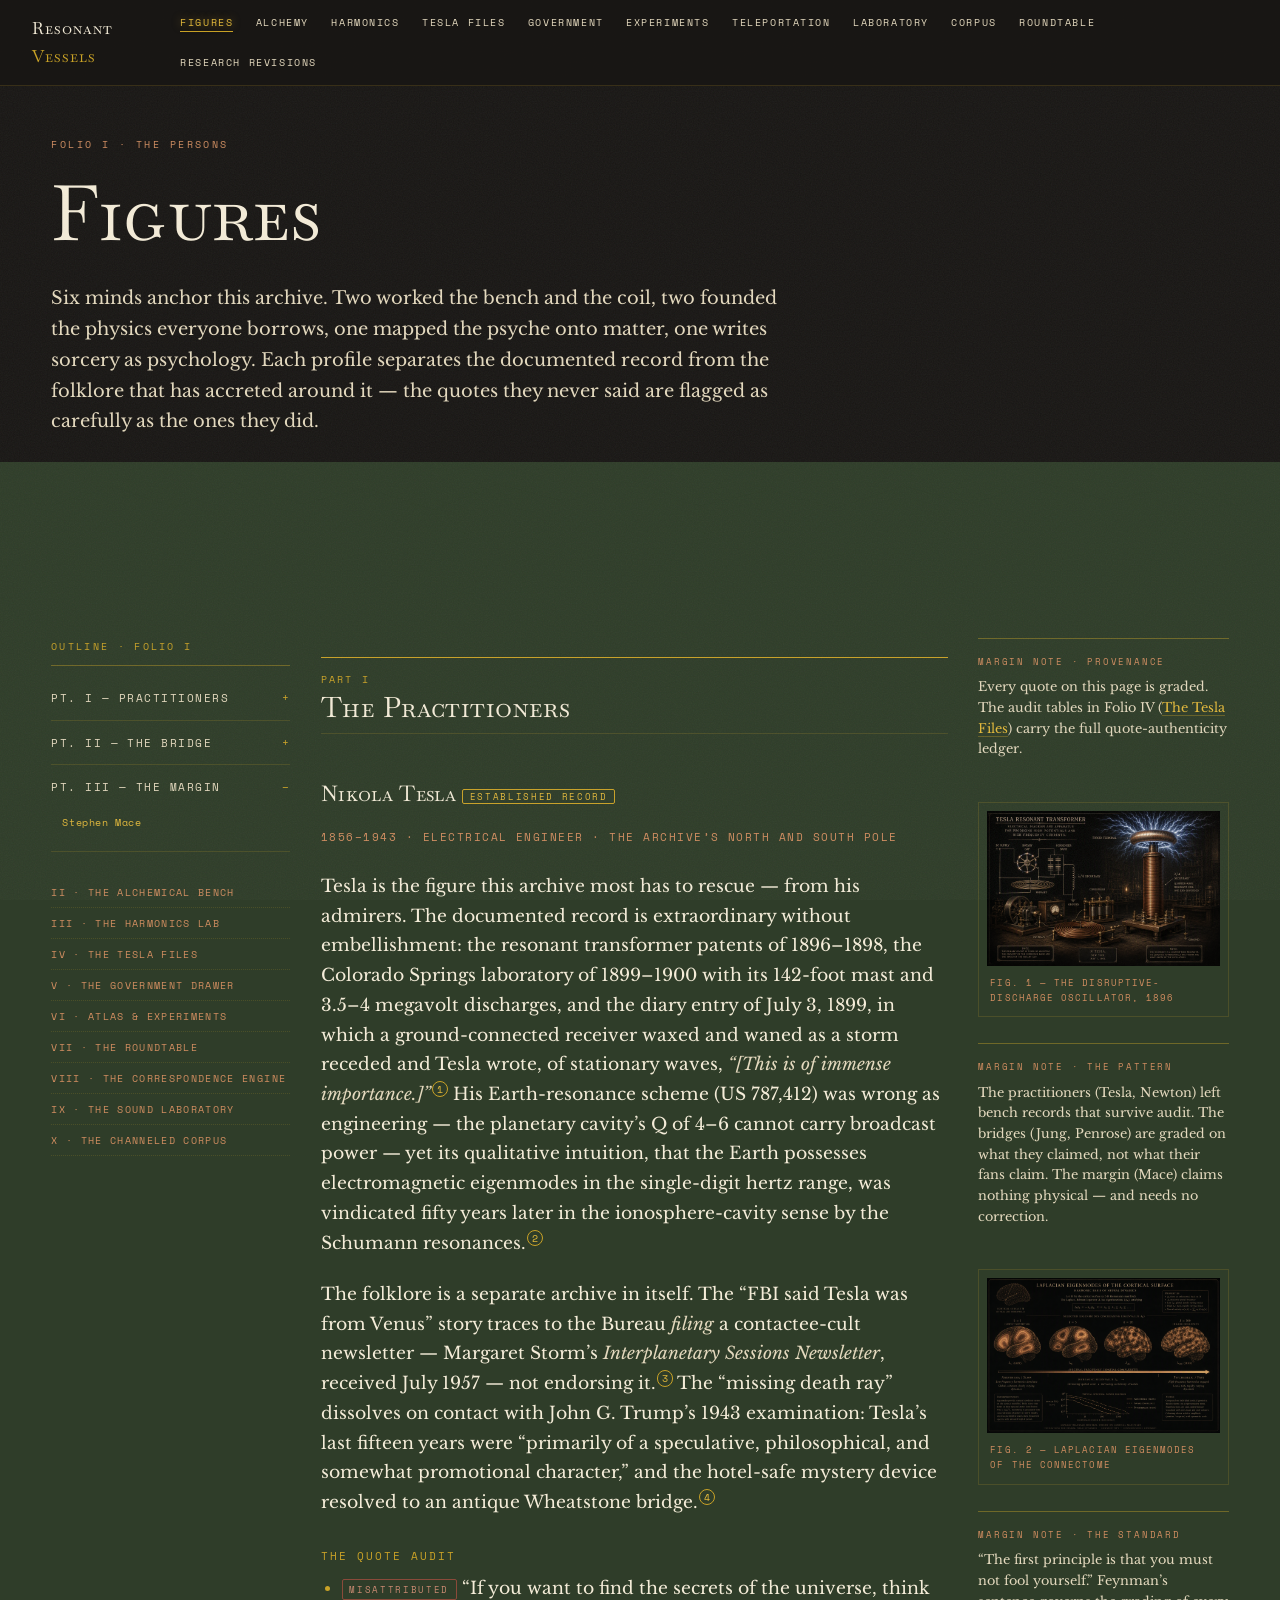
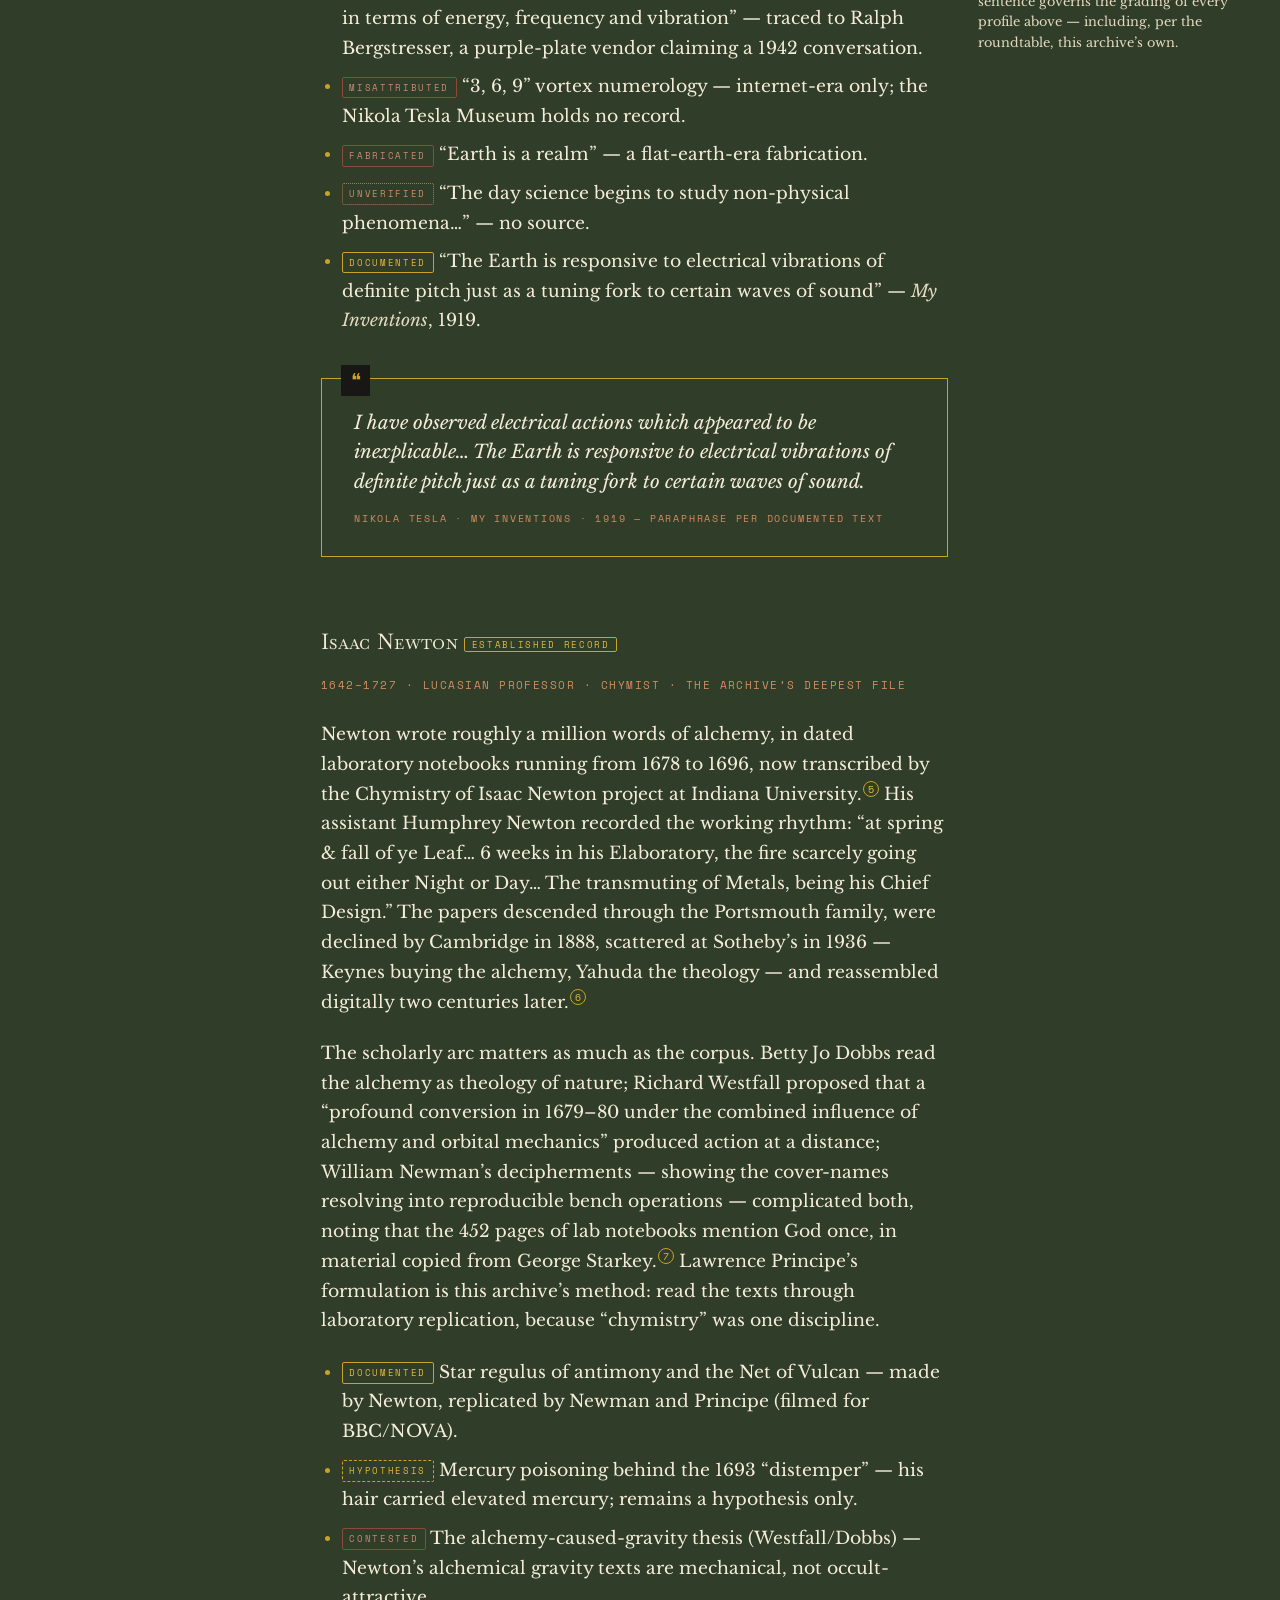
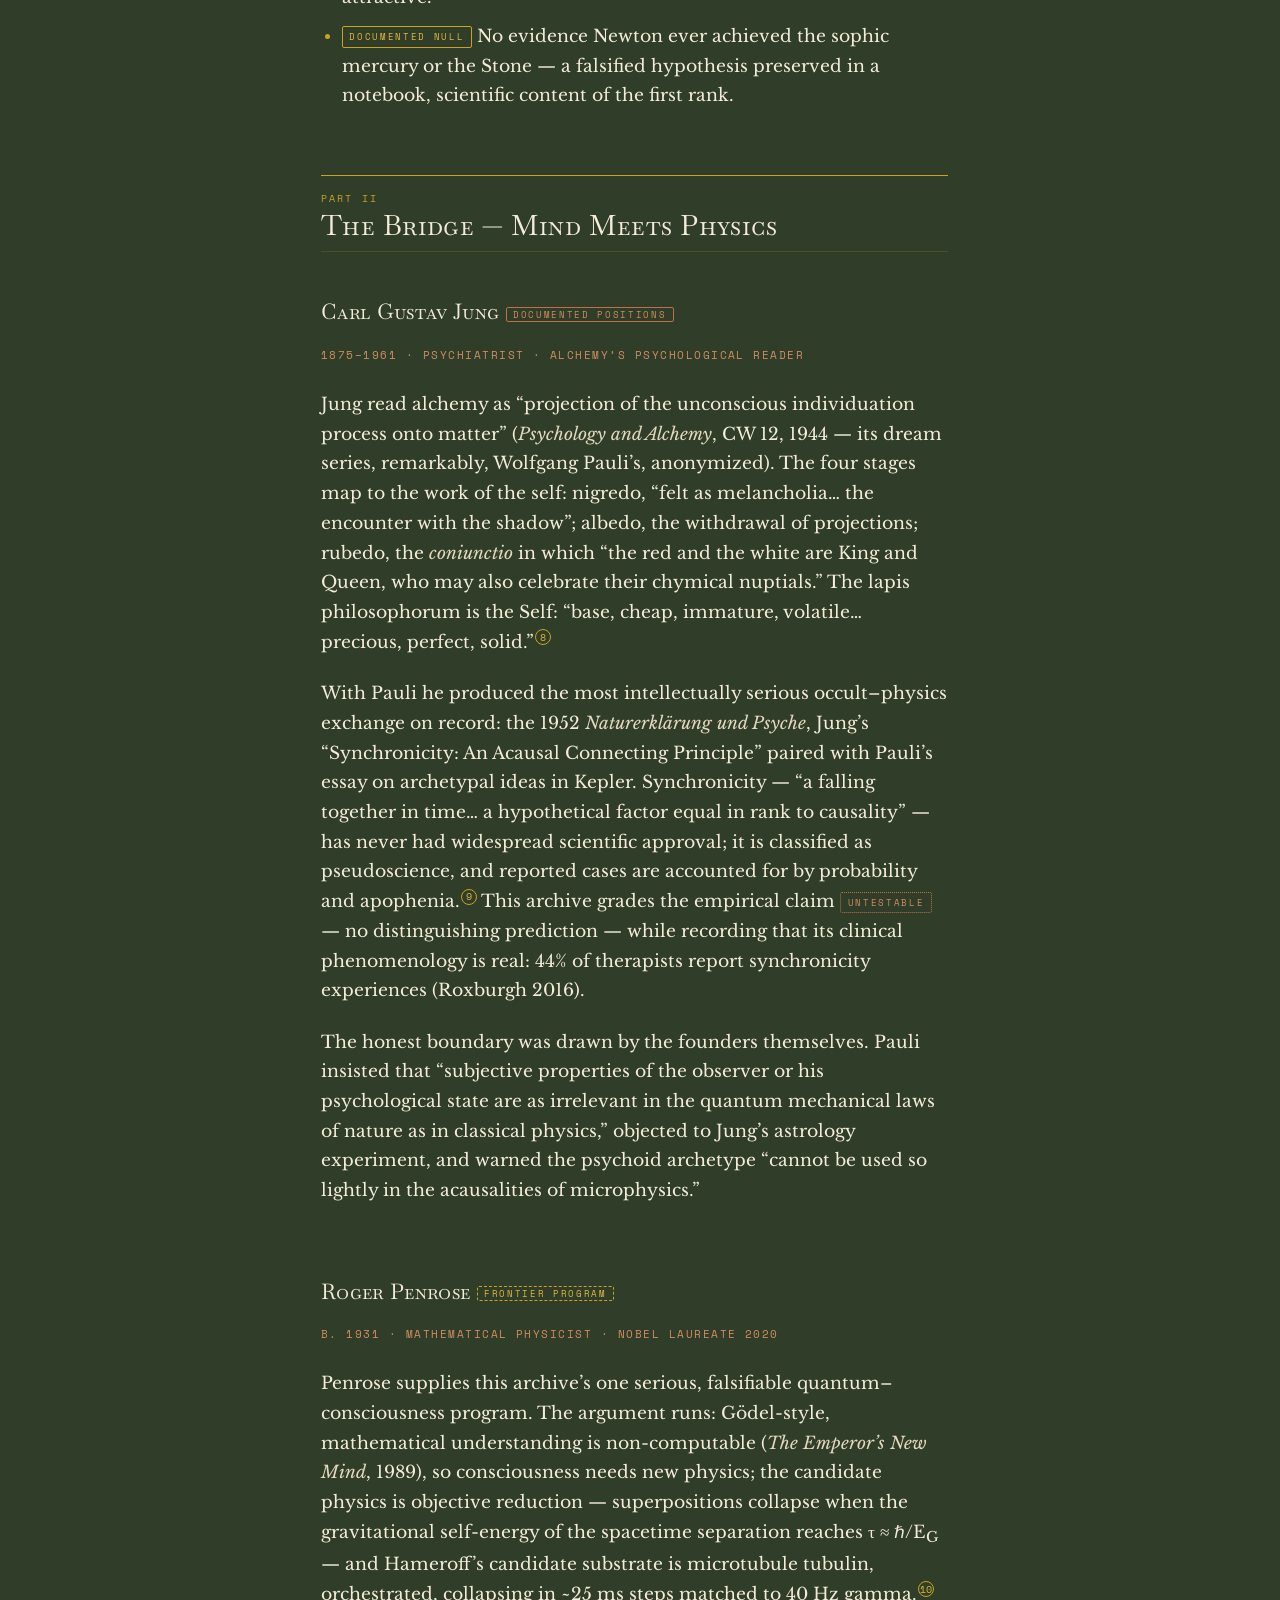
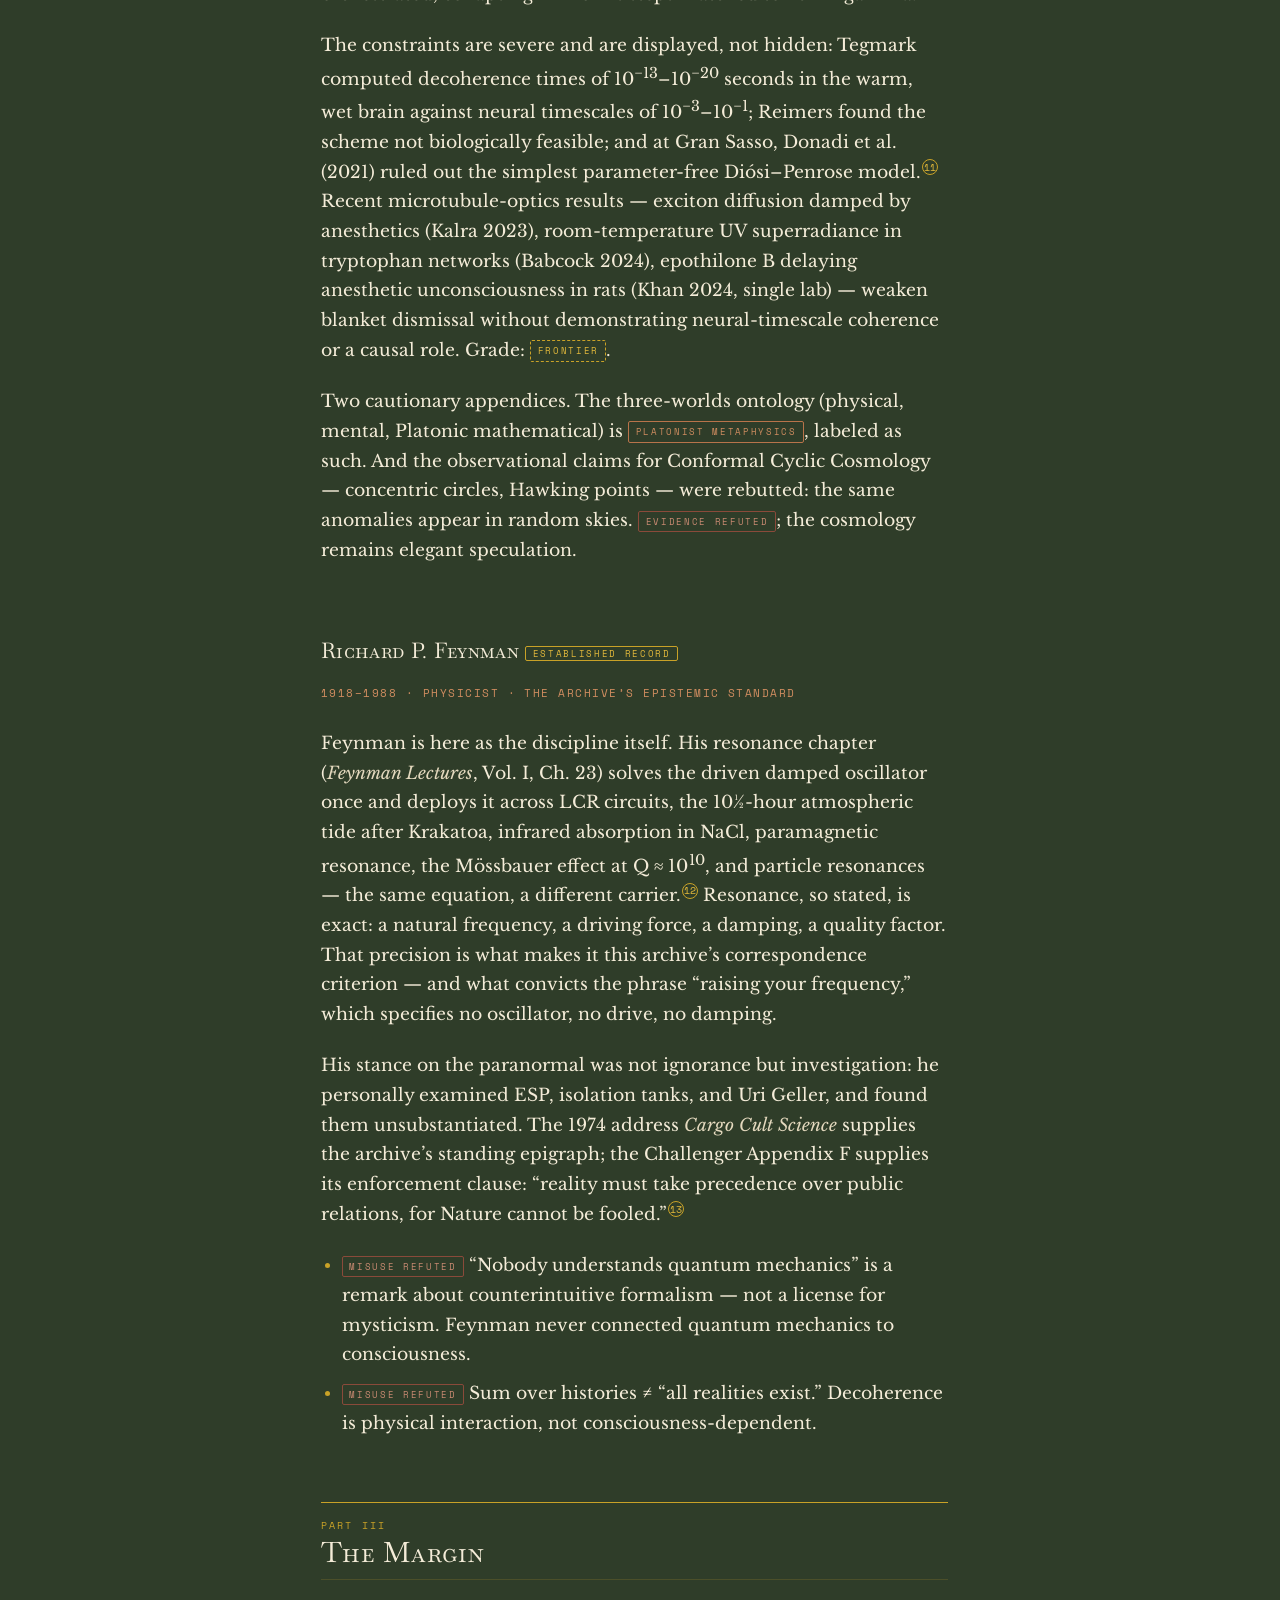
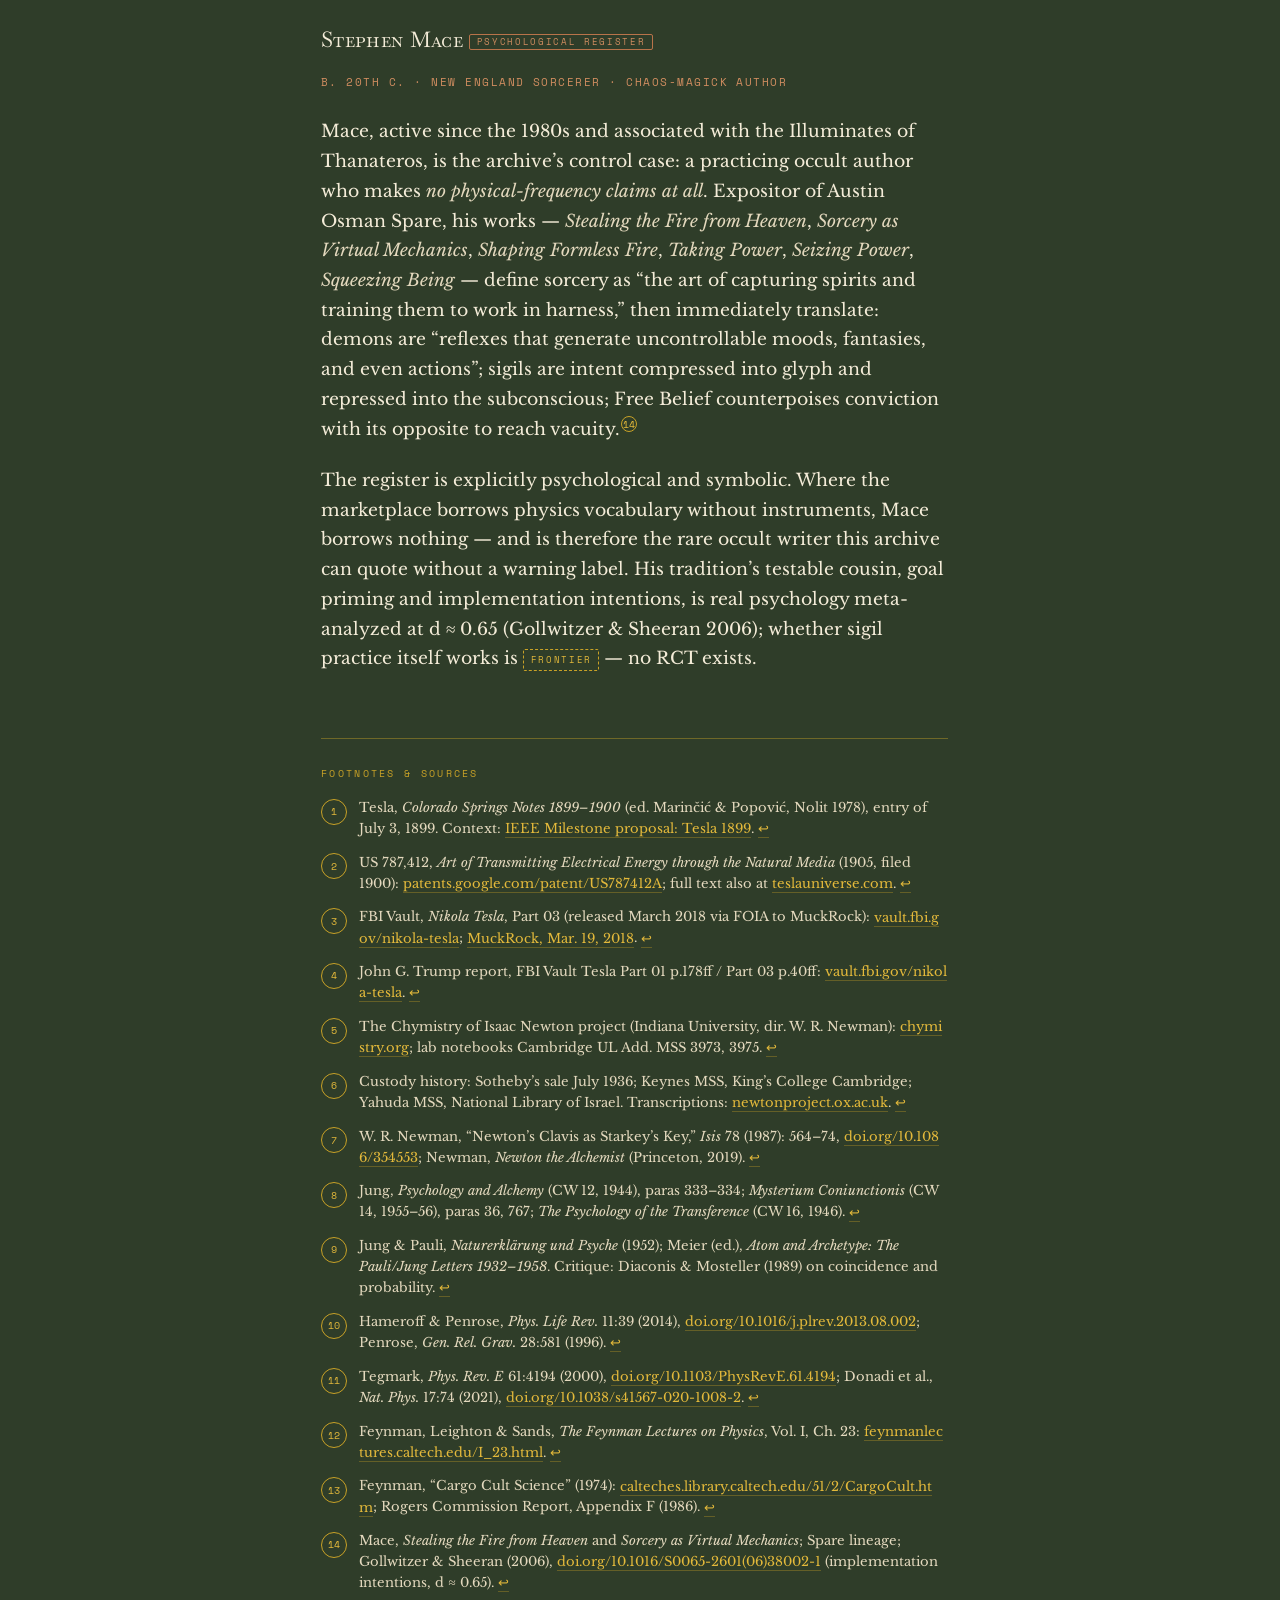
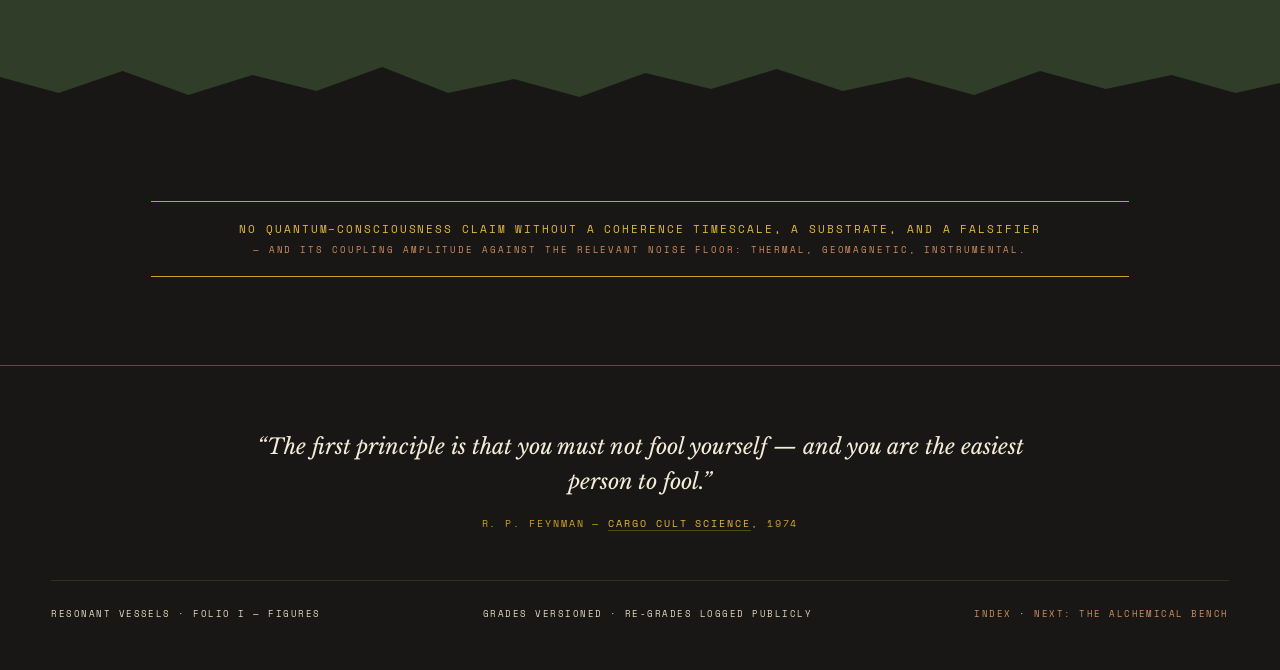
<file: figures.html>
<!DOCTYPE html>
<html lang="en">
<head>
<meta charset="UTF-8">
<meta name="viewport" content="width=device-width, initial-scale=1.0">
<title>Figures — Resonant Vessels</title>
<meta name="description" content="Six profiles — Tesla, Newton, Jung, Penrose, Feynman, Mace — with honest flags on every apocryphal quote.">
<link rel="preconnect" href="https://fonts.googleapis.com">
<link rel="preconnect" href="https://fonts.gstatic.com" crossorigin>
<link href="https://fonts.googleapis.com/css2?family=Baskervville+SC&family=Libre+Baskerville:ital,wght@0,400;0,700;1,400&family=Space+Mono:wght@400;700&display=swap" rel="stylesheet">
<link rel="stylesheet" href="css/style.css">
</head>
<body>
<div class="grain" aria-hidden="true"></div>

<header class="topbar">
  <a class="brand" href="index.html">Resonant <span class="amp">Vessels</span></a>
  <nav aria-label="Archive sections">
    <a href="figures.html" class="active">Figures</a>
    <a href="alchemy.html">Alchemy</a>
    <a href="harmonics.html">Harmonics</a>
    <a href="tesla_files.html">Tesla Files</a>
    <a href="government.html">Government</a>
    <a href="experiments.html">Experiments</a>
    <a href="teleportation.html">Teleportation</a>
    <a href="lab.html">Laboratory</a>
    <a href="bashar.html">Corpus</a>
    <a href="roundtable.html">Roundtable</a>
    <a href="research-corrections.html">Research revisions</a>
  </nav>
</header>

<div class="page-head">
  <span class="folio">Folio I · The Persons</span>
  <h1 class="display-xl">Figures</h1>
  <p class="lede">Six minds anchor this archive. Two worked the bench and the coil, two founded the physics everyone borrows, one mapped the psyche onto matter, one writes sorcery as psychology. Each profile separates the documented record from the folklore that has accreted around it — the quotes they never said are flagged as carefully as the ones they did.</p>
</div>

<div class="section-olive">
  <div class="torn" aria-hidden="true">
    <svg viewBox="0 0 1440 64" preserveAspectRatio="none">
      <polygon fill="#2F3D29" points="0,64 0,30 55,44 128,24 196,46 262,20 340,42 412,26 488,48 560,22 636,40 712,18 788,44 864,28 940,46 1016,24 1092,42 1168,20 1244,38 1320,26 1392,44 1440,32 1440,64"/>
    </svg>
  </div>

  <div class="triptych">
    <!-- LEFT OUTLINE -->
    <aside class="outline" aria-label="Page outline">
      <div class="outline-title">Outline · Folio I</div>
      <details open>
        <summary>Pt. I — Practitioners</summary>
        <ul>
          <li><a href="#tesla">Nikola Tesla</a></li>
          <li><a href="#newton">Isaac Newton</a></li>
        </ul>
      </details>
      <details>
        <summary>Pt. II — The Bridge</summary>
        <ul>
          <li><a href="#jung">C. G. Jung</a></li>
          <li><a href="#penrose">Roger Penrose</a></li>
          <li><a href="#feynman">Richard Feynman</a></li>
        </ul>
      </details>
      <details>
        <summary>Pt. III — The Margin</summary>
        <ul>
          <li><a href="#mace">Stephen Mace</a></li>
        </ul>
      </details>
      <div class="crossnav">
        <a href="alchemy.html">II · The Alchemical Bench</a>
        <a href="harmonics.html">III · The Harmonics Lab</a>
        <a href="tesla_files.html">IV · The Tesla Files</a>
        <a href="government.html">V · The Government Drawer</a>
        <a href="experiments.html">VI · Atlas &amp; Experiments</a>
        <a href="roundtable.html">VII · The Roundtable</a>
        <a href="teleportation.html">VIII · The Correspondence Engine</a>
        <a href="lab.html">IX · The Sound Laboratory</a>
        <a href="bashar.html">X · The Channeled Corpus</a>
      </div>
    </aside>

    <!-- ARTICLE -->
    <main class="article">

      <div class="part-header" id="part-practitioners">
        <span class="part-no">Part I</span>
        <h2>The Practitioners</h2>
      </div>

      <section id="tesla">
        <h3>Nikola Tesla <span class="badge established">Established record</span></h3>
        <p><span class="mono-label copper">1856–1943 · Electrical engineer · The archive&rsquo;s north and south pole</span></p>
        <p>Tesla is the figure this archive most has to rescue — from his admirers. The documented record is extraordinary without embellishment: the resonant transformer patents of 1896–1898, the Colorado Springs laboratory of 1899–1900 with its 142-foot mast and 3.5–4 megavolt discharges, and the diary entry of July 3, 1899, in which a ground-connected receiver waxed and waned as a storm receded and Tesla wrote, of stationary waves, <em>&ldquo;[This is of immense importance.]&rdquo;</em><sup class="fn"><a href="#fn-f1">1</a></sup> His Earth-resonance scheme (US&nbsp;787,412) was wrong as engineering — the planetary cavity&rsquo;s Q of 4–6 cannot carry broadcast power — yet its qualitative intuition, that the Earth possesses electromagnetic eigenmodes in the single-digit hertz range, was vindicated fifty years later in the ionosphere-cavity sense by the Schumann resonances.<sup class="fn"><a href="#fn-f2">2</a></sup></p>
        <p>The folklore is a separate archive in itself. The &ldquo;FBI said Tesla was from Venus&rdquo; story traces to the Bureau <em>filing</em> a contactee-cult newsletter — Margaret Storm&rsquo;s <em>Interplanetary Sessions Newsletter</em>, received July 1957 — not endorsing it.<sup class="fn"><a href="#fn-f3">3</a></sup> The &ldquo;missing death ray&rdquo; dissolves on contact with John G. Trump&rsquo;s 1943 examination: Tesla&rsquo;s last fifteen years were &ldquo;primarily of a speculative, philosophical, and somewhat promotional character,&rdquo; and the hotel-safe mystery device resolved to an antique Wheatstone bridge.<sup class="fn"><a href="#fn-f4">4</a></sup></p>
        <h4>The quote audit</h4>
        <ul>
          <li><span class="badge misattributed">Misattributed</span> &ldquo;If you want to find the secrets of the universe, think in terms of energy, frequency and vibration&rdquo; — traced to Ralph Bergstresser, a purple-plate vendor claiming a 1942 conversation.</li>
          <li><span class="badge misattributed">Misattributed</span> &ldquo;3, 6, 9&rdquo; vortex numerology — internet-era only; the Nikola Tesla Museum holds no record.</li>
          <li><span class="badge misattributed">Fabricated</span> &ldquo;Earth is a realm&rdquo; — a flat-earth-era fabrication.</li>
          <li><span class="badge untestable">Unverified</span> &ldquo;The day science begins to study non-physical phenomena…&rdquo; — no source.</li>
          <li><span class="badge established">Documented</span> &ldquo;The Earth is responsive to electrical vibrations of definite pitch just as a tuning fork to certain waves of sound&rdquo; — <em>My Inventions</em>, 1919.</li>
        </ul>
        <div class="pullquote">
          I have observed electrical actions which appeared to be inexplicable… The Earth is responsive to electrical vibrations of definite pitch just as a tuning fork to certain waves of sound.
          <span class="attribution">Nikola Tesla · My Inventions · 1919 — paraphrase per documented text</span>
        </div>
      </section>

      <section id="newton">
        <h3>Isaac Newton <span class="badge established">Established record</span></h3>
        <p><span class="mono-label copper">1642–1727 · Lucasian Professor · Chymist · The archive&rsquo;s deepest file</span></p>
        <p>Newton wrote roughly a million words of alchemy, in dated laboratory notebooks running from 1678 to 1696, now transcribed by the Chymistry of Isaac Newton project at Indiana University.<sup class="fn"><a href="#fn-f5">5</a></sup> His assistant Humphrey Newton recorded the working rhythm: &ldquo;at spring &amp; fall of ye Leaf… 6 weeks in his Elaboratory, the fire scarcely going out either Night or Day… The transmuting of Metals, being his Chief Design.&rdquo; The papers descended through the Portsmouth family, were declined by Cambridge in 1888, scattered at Sotheby&rsquo;s in 1936 — Keynes buying the alchemy, Yahuda the theology — and reassembled digitally two centuries later.<sup class="fn"><a href="#fn-f6">6</a></sup></p>
        <p>The scholarly arc matters as much as the corpus. Betty Jo Dobbs read the alchemy as theology of nature; Richard Westfall proposed that a &ldquo;profound conversion in 1679–80 under the combined influence of alchemy and orbital mechanics&rdquo; produced action at a distance; William Newman&rsquo;s decipherments — showing the cover-names resolving into reproducible bench operations — complicated both, noting that the 452 pages of lab notebooks mention God once, in material copied from George Starkey.<sup class="fn"><a href="#fn-f7">7</a></sup> Lawrence Principe&rsquo;s formulation is this archive&rsquo;s method: read the texts through laboratory replication, because &ldquo;chymistry&rdquo; was one discipline.</p>
        <ul>
          <li><span class="badge established">Documented</span> Star regulus of antimony and the Net of Vulcan — made by Newton, replicated by Newman and Principe (filmed for BBC/NOVA).</li>
          <li><span class="badge frontier">Hypothesis</span> Mercury poisoning behind the 1693 &ldquo;distemper&rdquo; — his hair carried elevated mercury; remains a hypothesis only.</li>
          <li><span class="badge refuted">Contested</span> The alchemy-caused-gravity thesis (Westfall/Dobbs) — Newton&rsquo;s alchemical gravity texts are mechanical, not occult-attractive.</li>
          <li><span class="badge established">Documented null</span> No evidence Newton ever achieved the sophic mercury or the Stone — a falsified hypothesis preserved in a notebook, scientific content of the first rank.</li>
        </ul>
      </section>

      <div class="part-header" id="part-bridge">
        <span class="part-no">Part II</span>
        <h2>The Bridge — Mind Meets Physics</h2>
      </div>

      <section id="jung">
        <h3>Carl Gustav Jung <span class="badge speculative">Documented positions</span></h3>
        <p><span class="mono-label copper">1875–1961 · Psychiatrist · Alchemy&rsquo;s psychological reader</span></p>
        <p>Jung read alchemy as &ldquo;projection of the unconscious individuation process onto matter&rdquo; (<em>Psychology and Alchemy</em>, CW 12, 1944 — its dream series, remarkably, Wolfgang Pauli&rsquo;s, anonymized). The four stages map to the work of the self: nigredo, &ldquo;felt as melancholia… the encounter with the shadow&rdquo;; albedo, the withdrawal of projections; rubedo, the <em>coniunctio</em> in which &ldquo;the red and the white are King and Queen, who may also celebrate their chymical nuptials.&rdquo; The lapis philosophorum is the Self: &ldquo;base, cheap, immature, volatile… precious, perfect, solid.&rdquo;<sup class="fn"><a href="#fn-f8">8</a></sup></p>
        <p>With Pauli he produced the most intellectually serious occult–physics exchange on record: the 1952 <em>Naturerklärung und Psyche</em>, Jung&rsquo;s &ldquo;Synchronicity: An Acausal Connecting Principle&rdquo; paired with Pauli&rsquo;s essay on archetypal ideas in Kepler. Synchronicity — &ldquo;a falling together in time… a hypothetical factor equal in rank to causality&rdquo; — has never had widespread scientific approval; it is classified as pseudoscience, and reported cases are accounted for by probability and apophenia.<sup class="fn"><a href="#fn-f9">9</a></sup> This archive grades the empirical claim <span class="badge untestable">Untestable</span> — no distinguishing prediction — while recording that its clinical phenomenology is real: 44% of therapists report synchronicity experiences (Roxburgh 2016).</p>
        <p>The honest boundary was drawn by the founders themselves. Pauli insisted that &ldquo;subjective properties of the observer or his psychological state are as irrelevant in the quantum mechanical laws of nature as in classical physics,&rdquo; objected to Jung&rsquo;s astrology experiment, and warned the psychoid archetype &ldquo;cannot be used so lightly in the acausalities of microphysics.&rdquo;</p>
      </section>

      <section id="penrose">
        <h3>Roger Penrose <span class="badge frontier">Frontier program</span></h3>
        <p><span class="mono-label copper">b. 1931 · Mathematical physicist · Nobel laureate 2020</span></p>
        <p>Penrose supplies this archive&rsquo;s one serious, falsifiable quantum–consciousness program. The argument runs: Gödel-style, mathematical understanding is non-computable (<em>The Emperor&rsquo;s New Mind</em>, 1989), so consciousness needs new physics; the candidate physics is objective reduction — superpositions collapse when the gravitational self-energy of the spacetime separation reaches τ&nbsp;≈&nbsp;ℏ/E<sub>G</sub> — and Hameroff&rsquo;s candidate substrate is microtubule tubulin, orchestrated, collapsing in ~25&nbsp;ms steps matched to 40&nbsp;Hz gamma.<sup class="fn"><a href="#fn-f10">10</a></sup></p>
        <p>The constraints are severe and are displayed, not hidden: Tegmark computed decoherence times of 10<sup>−13</sup>–10<sup>−20</sup> seconds in the warm, wet brain against neural timescales of 10<sup>−3</sup>–10<sup>−1</sup>; Reimers found the scheme not biologically feasible; and at Gran Sasso, Donadi et al. (2021) ruled out the simplest parameter-free Diósi–Penrose model.<sup class="fn"><a href="#fn-f11">11</a></sup> Recent microtubule-optics results — exciton diffusion damped by anesthetics (Kalra 2023), room-temperature UV superradiance in tryptophan networks (Babcock 2024), epothilone B delaying anesthetic unconsciousness in rats (Khan 2024, single lab) — weaken blanket dismissal without demonstrating neural-timescale coherence or a causal role. Grade: <span class="badge frontier">Frontier</span>.</p>
        <p>Two cautionary appendices. The three-worlds ontology (physical, mental, Platonic mathematical) is <span class="badge speculative">Platonist metaphysics</span>, labeled as such. And the observational claims for Conformal Cyclic Cosmology — concentric circles, Hawking points — were rebutted: the same anomalies appear in random skies. <span class="badge refuted">Evidence refuted</span>; the cosmology remains elegant speculation.</p>
      </section>

      <section id="feynman">
        <h3>Richard P. Feynman <span class="badge established">Established record</span></h3>
        <p><span class="mono-label copper">1918–1988 · Physicist · The archive&rsquo;s epistemic standard</span></p>
        <p>Feynman is here as the discipline itself. His resonance chapter (<em>Feynman Lectures</em>, Vol. I, Ch. 23) solves the driven damped oscillator once and deploys it across LCR circuits, the 10½-hour atmospheric tide after Krakatoa, infrared absorption in NaCl, paramagnetic resonance, the Mössbauer effect at Q&nbsp;≈&nbsp;10<sup>10</sup>, and particle resonances — the same equation, a different carrier.<sup class="fn"><a href="#fn-f12">12</a></sup> Resonance, so stated, is exact: a natural frequency, a driving force, a damping, a quality factor. That precision is what makes it this archive&rsquo;s correspondence criterion — and what convicts the phrase &ldquo;raising your frequency,&rdquo; which specifies no oscillator, no drive, no damping.</p>
        <p>His stance on the paranormal was not ignorance but investigation: he personally examined ESP, isolation tanks, and Uri Geller, and found them unsubstantiated. The 1974 address <em>Cargo Cult Science</em> supplies the archive&rsquo;s standing epigraph; the Challenger Appendix F supplies its enforcement clause: &ldquo;reality must take precedence over public relations, for Nature cannot be fooled.&rdquo;<sup class="fn"><a href="#fn-f13">13</a></sup></p>
        <ul>
          <li><span class="badge refuted">Misuse refuted</span> &ldquo;Nobody understands quantum mechanics&rdquo; is a remark about counterintuitive formalism — not a license for mysticism. Feynman never connected quantum mechanics to consciousness.</li>
          <li><span class="badge refuted">Misuse refuted</span> Sum over histories ≠ &ldquo;all realities exist.&rdquo; Decoherence is physical interaction, not consciousness-dependent.</li>
        </ul>
      </section>

      <div class="part-header" id="part-margin">
        <span class="part-no">Part III</span>
        <h2>The Margin</h2>
      </div>

      <section id="mace">
        <h3>Stephen Mace <span class="badge speculative">Psychological register</span></h3>
        <p><span class="mono-label copper">b. 20th c. · New England sorcerer · Chaos-magick author</span></p>
        <p>Mace, active since the 1980s and associated with the Illuminates of Thanateros, is the archive&rsquo;s control case: a practicing occult author who makes <em>no physical-frequency claims at all</em>. Expositor of Austin Osman Spare, his works — <em>Stealing the Fire from Heaven</em>, <em>Sorcery as Virtual Mechanics</em>, <em>Shaping Formless Fire</em>, <em>Taking Power</em>, <em>Seizing Power</em>, <em>Squeezing Being</em> — define sorcery as &ldquo;the art of capturing spirits and training them to work in harness,&rdquo; then immediately translate: demons are &ldquo;reflexes that generate uncontrollable moods, fantasies, and even actions&rdquo;; sigils are intent compressed into glyph and repressed into the subconscious; Free Belief counterpoises conviction with its opposite to reach vacuity.<sup class="fn"><a href="#fn-f14">14</a></sup></p>
        <p>The register is explicitly psychological and symbolic. Where the marketplace borrows physics vocabulary without instruments, Mace borrows nothing — and is therefore the rare occult writer this archive can quote without a warning label. His tradition&rsquo;s testable cousin, goal priming and implementation intentions, is real psychology meta-analyzed at d&nbsp;≈&nbsp;0.65 (Gollwitzer &amp; Sheeran 2006); whether sigil practice itself works is <span class="badge frontier">Frontier</span> — no RCT exists.</p>
      </section>

      <!-- FOOTNOTES -->
      <div class="footnotes" id="footnotes">
        <div class="fn-title">Footnotes &amp; Sources</div>
        <ol>
          <li id="fn-f1"><span class="fn-target">Tesla, <em>Colorado Springs Notes 1899–1900</em> (ed. Marinčić &amp; Popović, Nolit 1978), entry of July 3, 1899. Context: <a href="https://ieeemilestones.ethw.org/Milestone-Proposal:Tesla_1899">IEEE Milestone proposal: Tesla 1899</a>. <a class="fn-back" href="#tesla">↩</a></span></li>
          <li id="fn-f2"><span class="fn-target">US 787,412, <em>Art of Transmitting Electrical Energy through the Natural Media</em> (1905, filed 1900): <a href="https://patents.google.com/patent/US787412A/en">patents.google.com/patent/US787412A</a>; full text also at <a href="https://teslauniverse.com">teslauniverse.com</a>. <a class="fn-back" href="#tesla">↩</a></span></li>
          <li id="fn-f3"><span class="fn-target">FBI Vault, <em>Nikola Tesla</em>, Part 03 (released March 2018 via FOIA to MuckRock): <a href="https://vault.fbi.gov/nikola-tesla">vault.fbi.gov/nikola-tesla</a>; <a href="https://www.muckrock.com/news/archives/2018/mar/19/fbi-tesla-ii/">MuckRock, Mar. 19, 2018</a>. <a class="fn-back" href="#tesla">↩</a></span></li>
          <li id="fn-f4"><span class="fn-target">John G. Trump report, FBI Vault Tesla Part 01 p.178ff / Part 03 p.40ff: <a href="https://vault.fbi.gov/nikola-tesla">vault.fbi.gov/nikola-tesla</a>. <a class="fn-back" href="#tesla">↩</a></span></li>
          <li id="fn-f5"><span class="fn-target">The Chymistry of Isaac Newton project (Indiana University, dir. W. R. Newman): <a href="https://chymistry.org">chymistry.org</a>; lab notebooks Cambridge UL Add. MSS 3973, 3975. <a class="fn-back" href="#newton">↩</a></span></li>
          <li id="fn-f6"><span class="fn-target">Custody history: Sotheby&rsquo;s sale July 1936; Keynes MSS, King&rsquo;s College Cambridge; Yahuda MSS, National Library of Israel. Transcriptions: <a href="https://www.newtonproject.ox.ac.uk">newtonproject.ox.ac.uk</a>. <a class="fn-back" href="#newton">↩</a></span></li>
          <li id="fn-f7"><span class="fn-target">W. R. Newman, &ldquo;Newton&rsquo;s Clavis as Starkey&rsquo;s Key,&rdquo; <em>Isis</em> 78 (1987): 564–74, <a href="https://doi.org/10.1086/354553">doi.org/10.1086/354553</a>; Newman, <em>Newton the Alchemist</em> (Princeton, 2019). <a class="fn-back" href="#newton">↩</a></span></li>
          <li id="fn-f8"><span class="fn-target">Jung, <em>Psychology and Alchemy</em> (CW 12, 1944), paras 333–334; <em>Mysterium Coniunctionis</em> (CW 14, 1955–56), paras 36, 767; <em>The Psychology of the Transference</em> (CW 16, 1946). <a class="fn-back" href="#jung">↩</a></span></li>
          <li id="fn-f9"><span class="fn-target">Jung &amp; Pauli, <em>Naturerklärung und Psyche</em> (1952); Meier (ed.), <em>Atom and Archetype: The Pauli/Jung Letters 1932–1958</em>. Critique: Diaconis &amp; Mosteller (1989) on coincidence and probability. <a class="fn-back" href="#jung">↩</a></span></li>
          <li id="fn-f10"><span class="fn-target">Hameroff &amp; Penrose, <em>Phys. Life Rev.</em> 11:39 (2014), <a href="https://doi.org/10.1016/j.plrev.2013.08.002">doi.org/10.1016/j.plrev.2013.08.002</a>; Penrose, <em>Gen. Rel. Grav.</em> 28:581 (1996). <a class="fn-back" href="#penrose">↩</a></span></li>
          <li id="fn-f11"><span class="fn-target">Tegmark, <em>Phys. Rev. E</em> 61:4194 (2000), <a href="https://doi.org/10.1103/PhysRevE.61.4194">doi.org/10.1103/PhysRevE.61.4194</a>; Donadi et al., <em>Nat. Phys.</em> 17:74 (2021), <a href="https://doi.org/10.1038/s41567-020-1008-2">doi.org/10.1038/s41567-020-1008-2</a>. <a class="fn-back" href="#penrose">↩</a></span></li>
          <li id="fn-f12"><span class="fn-target">Feynman, Leighton &amp; Sands, <em>The Feynman Lectures on Physics</em>, Vol. I, Ch. 23: <a href="https://www.feynmanlectures.caltech.edu/I_23.html">feynmanlectures.caltech.edu/I_23.html</a>. <a class="fn-back" href="#feynman">↩</a></span></li>
          <li id="fn-f13"><span class="fn-target">Feynman, &ldquo;Cargo Cult Science&rdquo; (1974): <a href="https://calteches.library.caltech.edu/51/2/CargoCult.htm">calteches.library.caltech.edu/51/2/CargoCult.htm</a>; Rogers Commission Report, Appendix F (1986). <a class="fn-back" href="#feynman">↩</a></span></li>
          <li id="fn-f14"><span class="fn-target">Mace, <em>Stealing the Fire from Heaven</em> and <em>Sorcery as Virtual Mechanics</em>; Spare lineage; Gollwitzer &amp; Sheeran (2006), <a href="https://doi.org/10.1016/S0065-2601(06)38002-1">doi.org/10.1016/S0065-2601(06)38002-1</a> (implementation intentions, d ≈ 0.65). <a class="fn-back" href="#mace">↩</a></span></li>
        </ol>
      </div>
    </main>

    <!-- MARGIN COLUMN -->
    <aside class="margin-col">
      <div class="margin-note">
        <span class="mn-label">Margin Note · Provenance</span>
        Every quote on this page is graded. The audit tables in Folio IV (<a href="tesla_files.html">The Tesla Files</a>) carry the full quote-authenticity ledger.
      </div>
      <div class="margin-thumb">
        <img src="assets/tesla_coil.png" alt="Tesla&rsquo;s resonant transformer" loading="lazy">
        <span class="cap">Fig. 1 — The disruptive-discharge oscillator, 1896</span>
      </div>
      <div class="margin-note">
        <span class="mn-label">Margin Note · The Pattern</span>
        The practitioners (Tesla, Newton) left bench records that survive audit. The bridges (Jung, Penrose) are graded on what they claimed, not what their fans claim. The margin (Mace) claims nothing physical — and needs no correction.
      </div>
      <div class="margin-thumb">
        <img src="assets/connectome_harmonics.png" alt="Connectome harmonics" loading="lazy">
        <span class="cap">Fig. 2 — Laplacian eigenmodes of the connectome</span>
      </div>
      <div class="margin-note">
        <span class="mn-label">Margin Note · The Standard</span>
        &ldquo;The first principle is that you must not fool yourself.&rdquo; Feynman&rsquo;s sentence governs the grading of every profile above — including, per the roundtable, this archive&rsquo;s own.
      </div>
    </aside>
  </div>
</div>

<!-- torn into footer -->
<div class="torn" aria-hidden="true">
  <svg viewBox="0 0 1440 64" preserveAspectRatio="none">
    <polygon fill="#191715" points="0,64 0,28 66,44 138,22 212,46 284,26 356,42 430,18 504,44 578,30 652,48 726,24 800,40 874,20 948,42 1022,28 1096,46 1170,22 1244,40 1318,26 1390,44 1440,34 1440,64"/>
  </svg>
</div>

<section class="section-ink">
  <div class="wrap wrap-narrow">
    <div class="house-rule">
      No quantum–consciousness claim without a coherence timescale, a substrate, and a falsifier<span class="hr-small">— and its coupling amplitude against the relevant noise floor: thermal, geomagnetic, instrumental.</span>
    </div>
  </div>
</section>

<footer class="site-footer">
  <div class="footer-epigraph">
    <blockquote>&ldquo;The first principle is that you must not fool yourself — and you are the easiest person to fool.&rdquo;</blockquote>
    <span class="cite">R. P. Feynman — <a href="https://calteches.library.caltech.edu/51/2/CargoCult.htm">Cargo Cult Science</a>, 1974</span>
  </div>
  <div class="footer-meta">
    <span>Resonant Vessels · Folio I — Figures</span>
    <span>Grades versioned · Re-grades logged publicly</span>
    <span><a href="index.html">Index</a> · <a href="alchemy.html">Next: The Alchemical Bench</a></span>
  </div>
</footer>

<script src="js/main.js"></script>
</body>
</html>
</file>
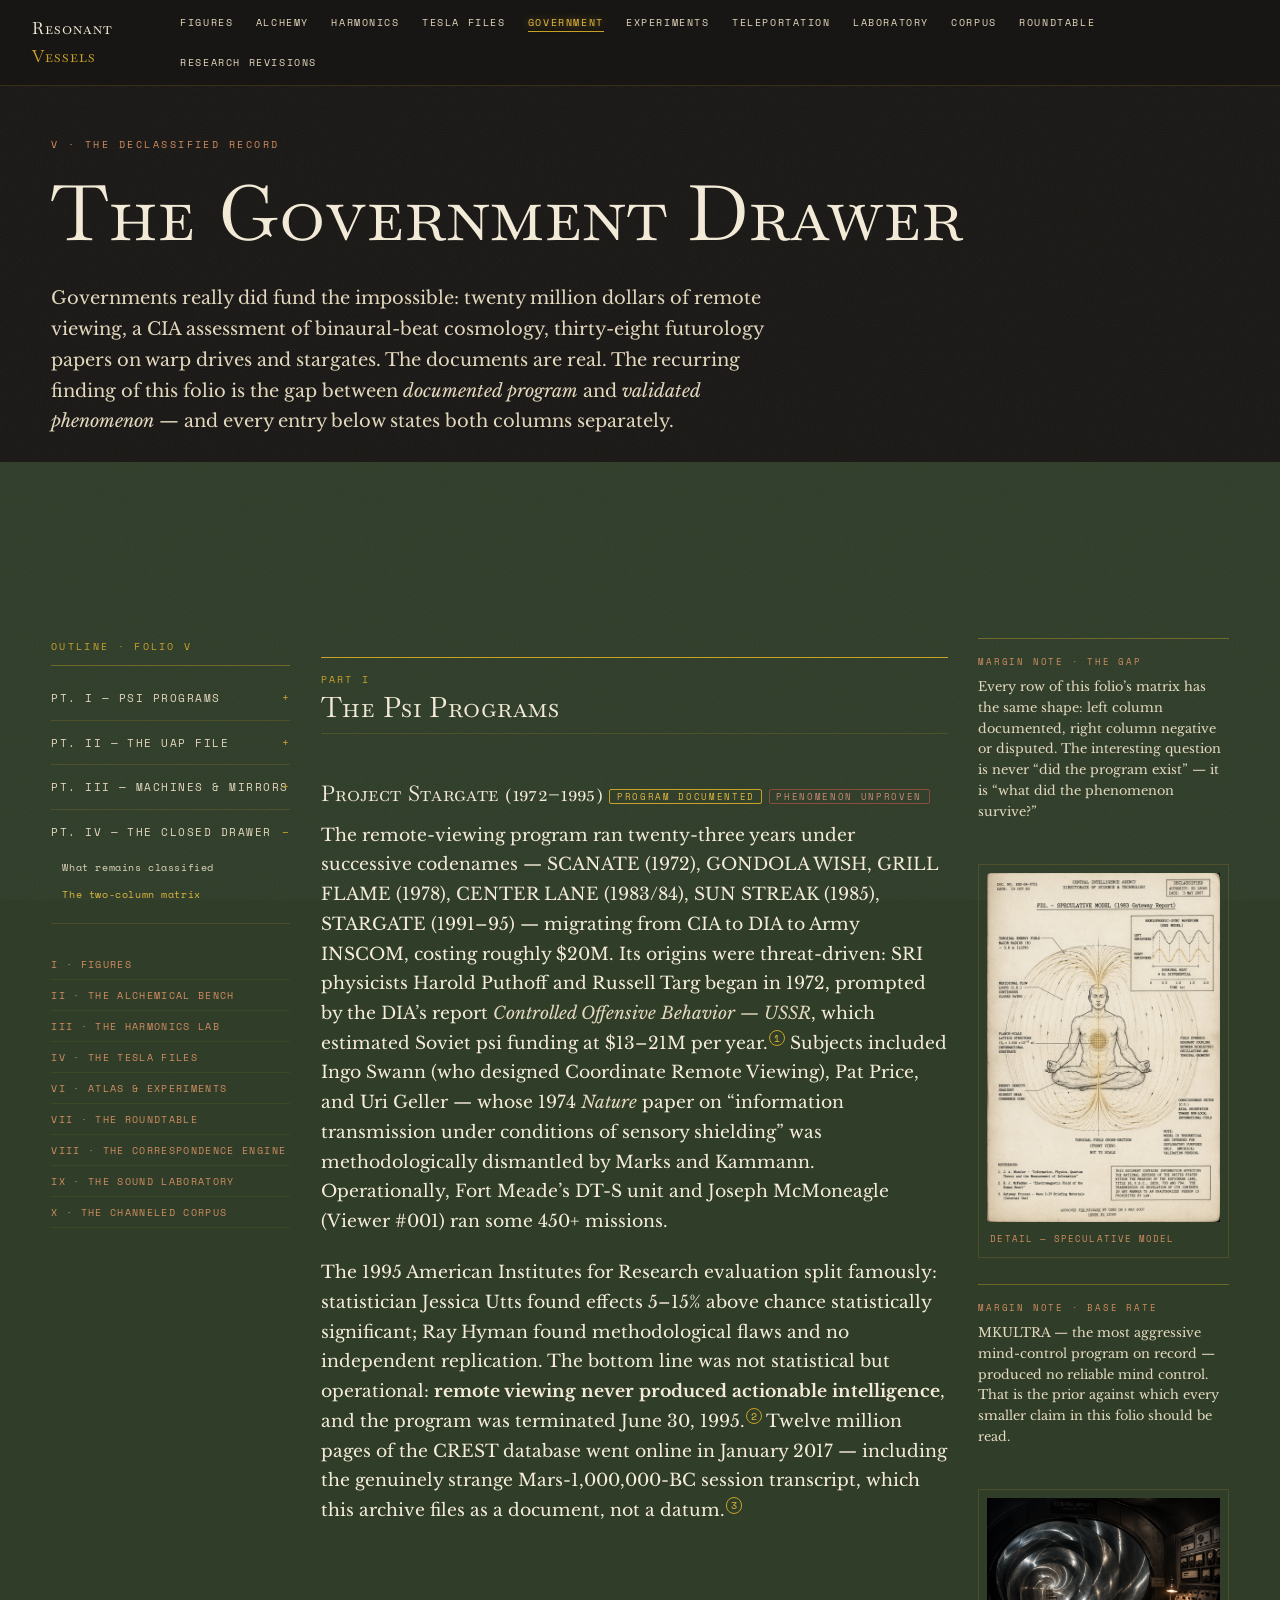
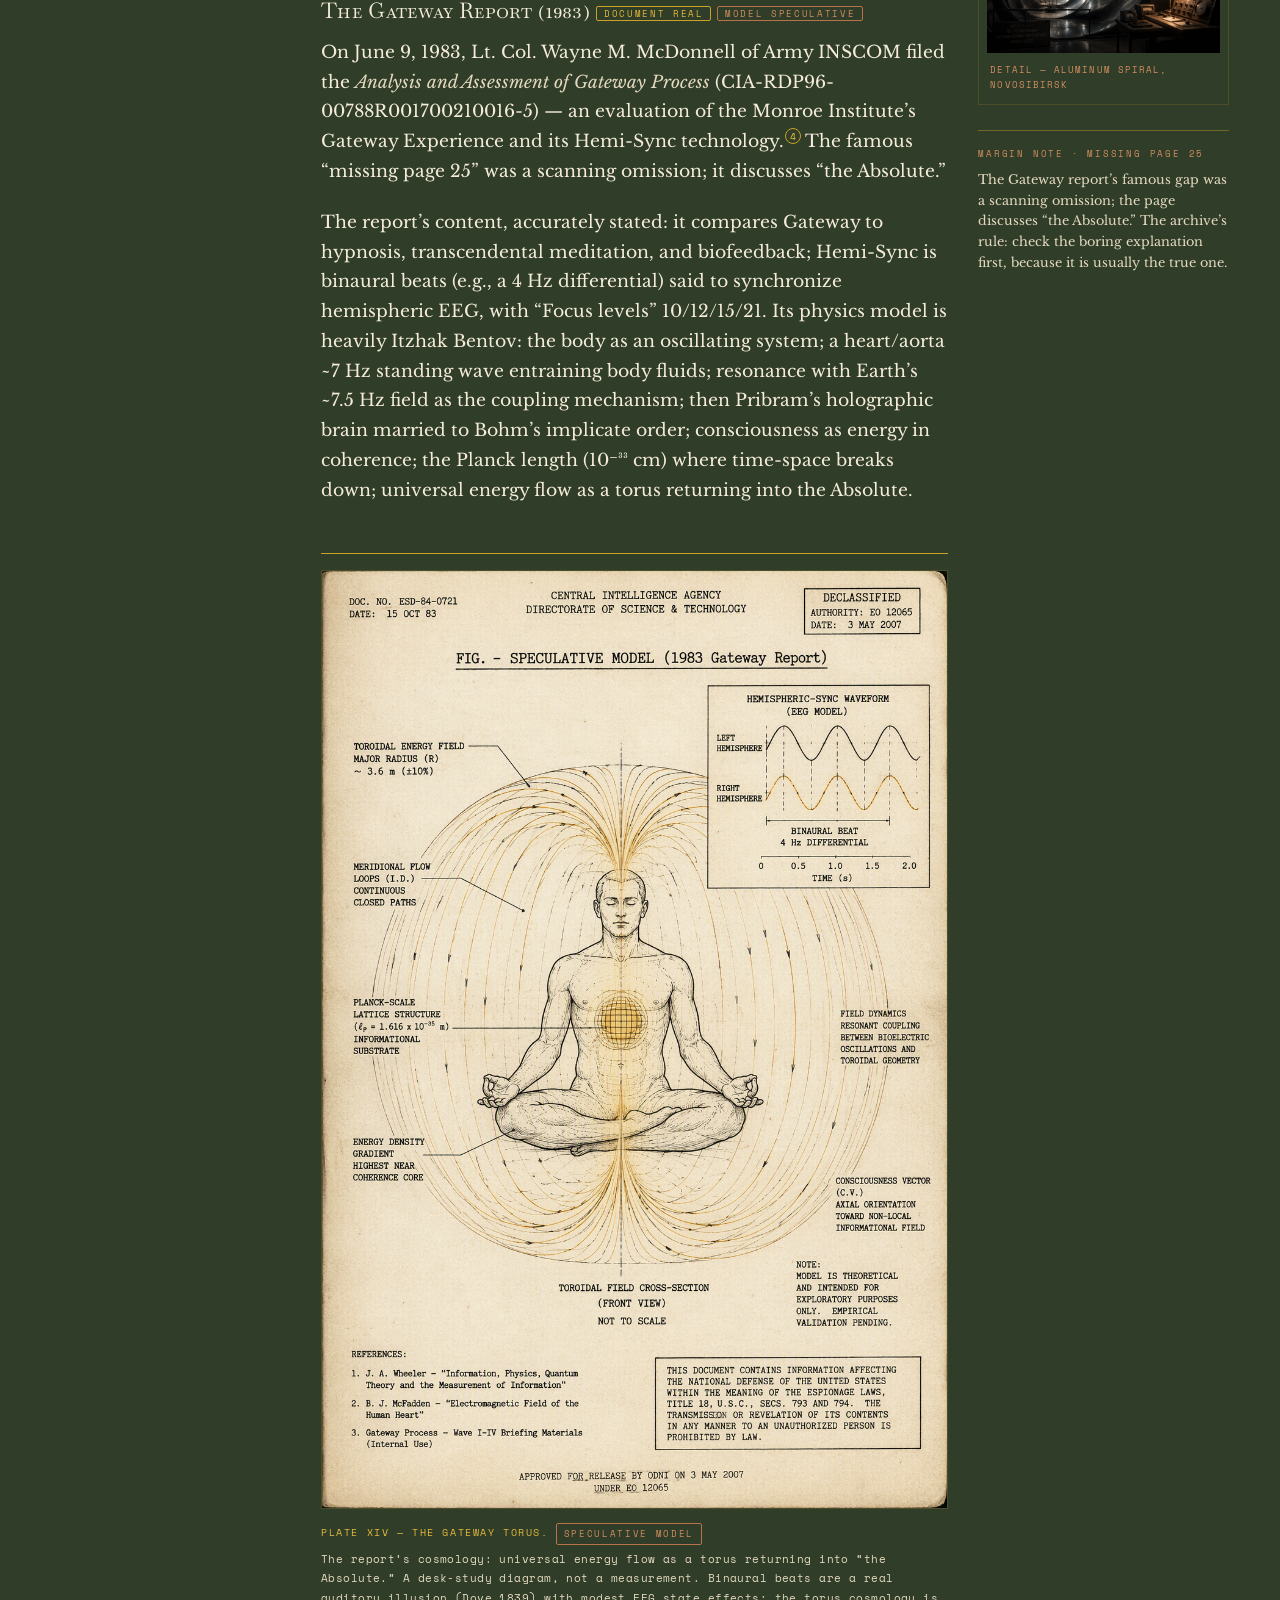
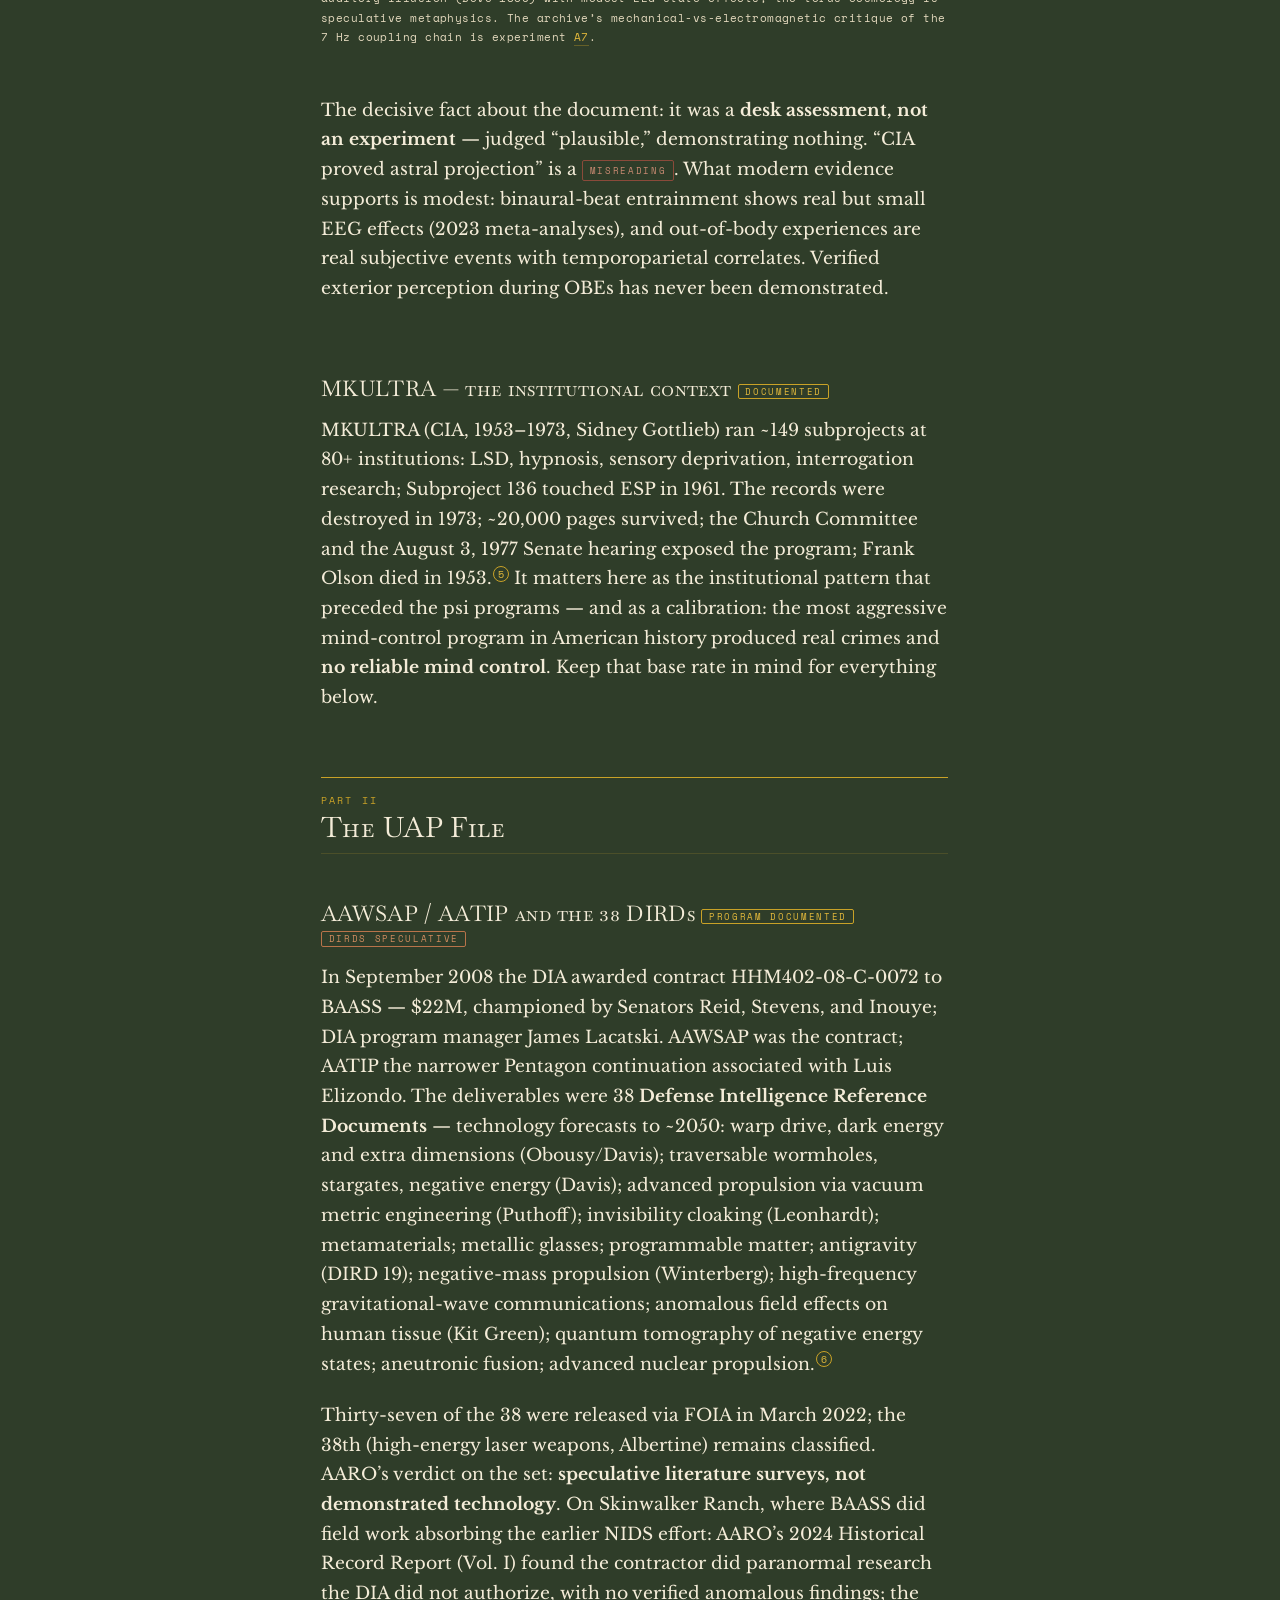
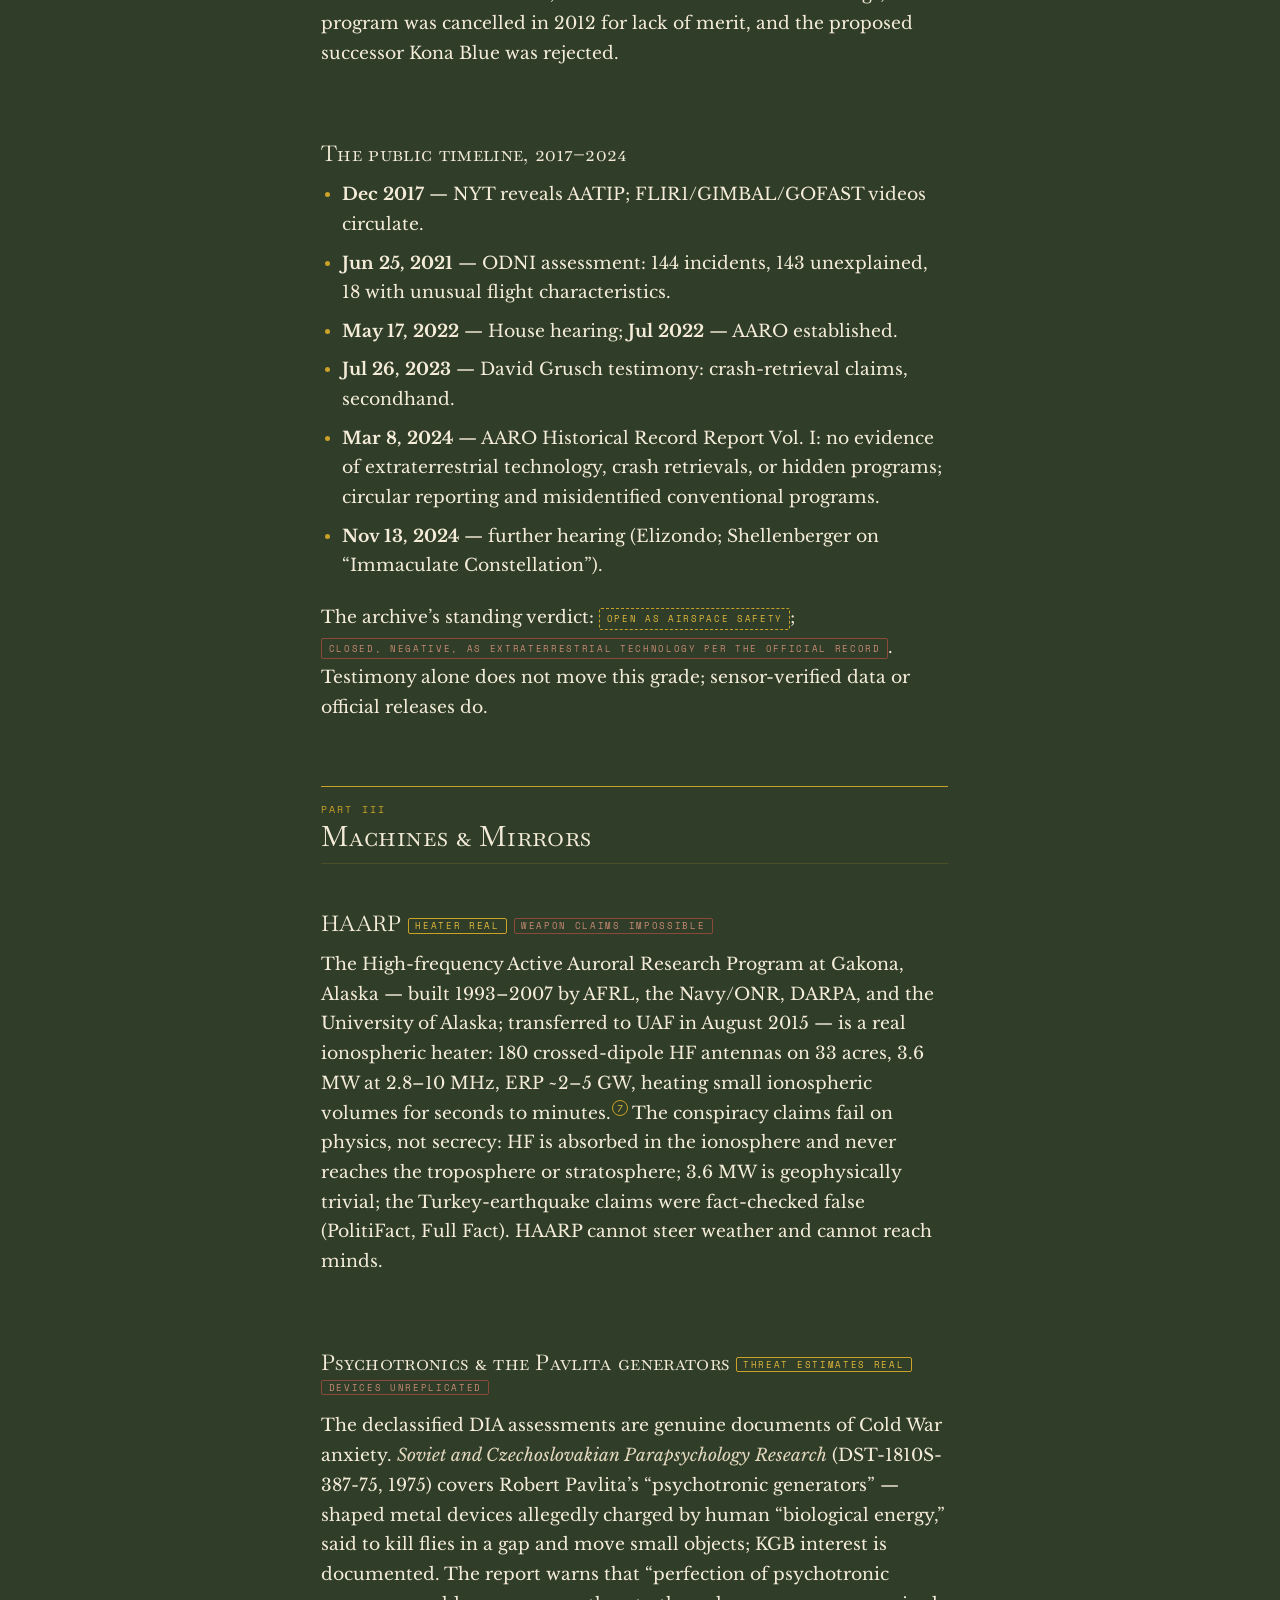
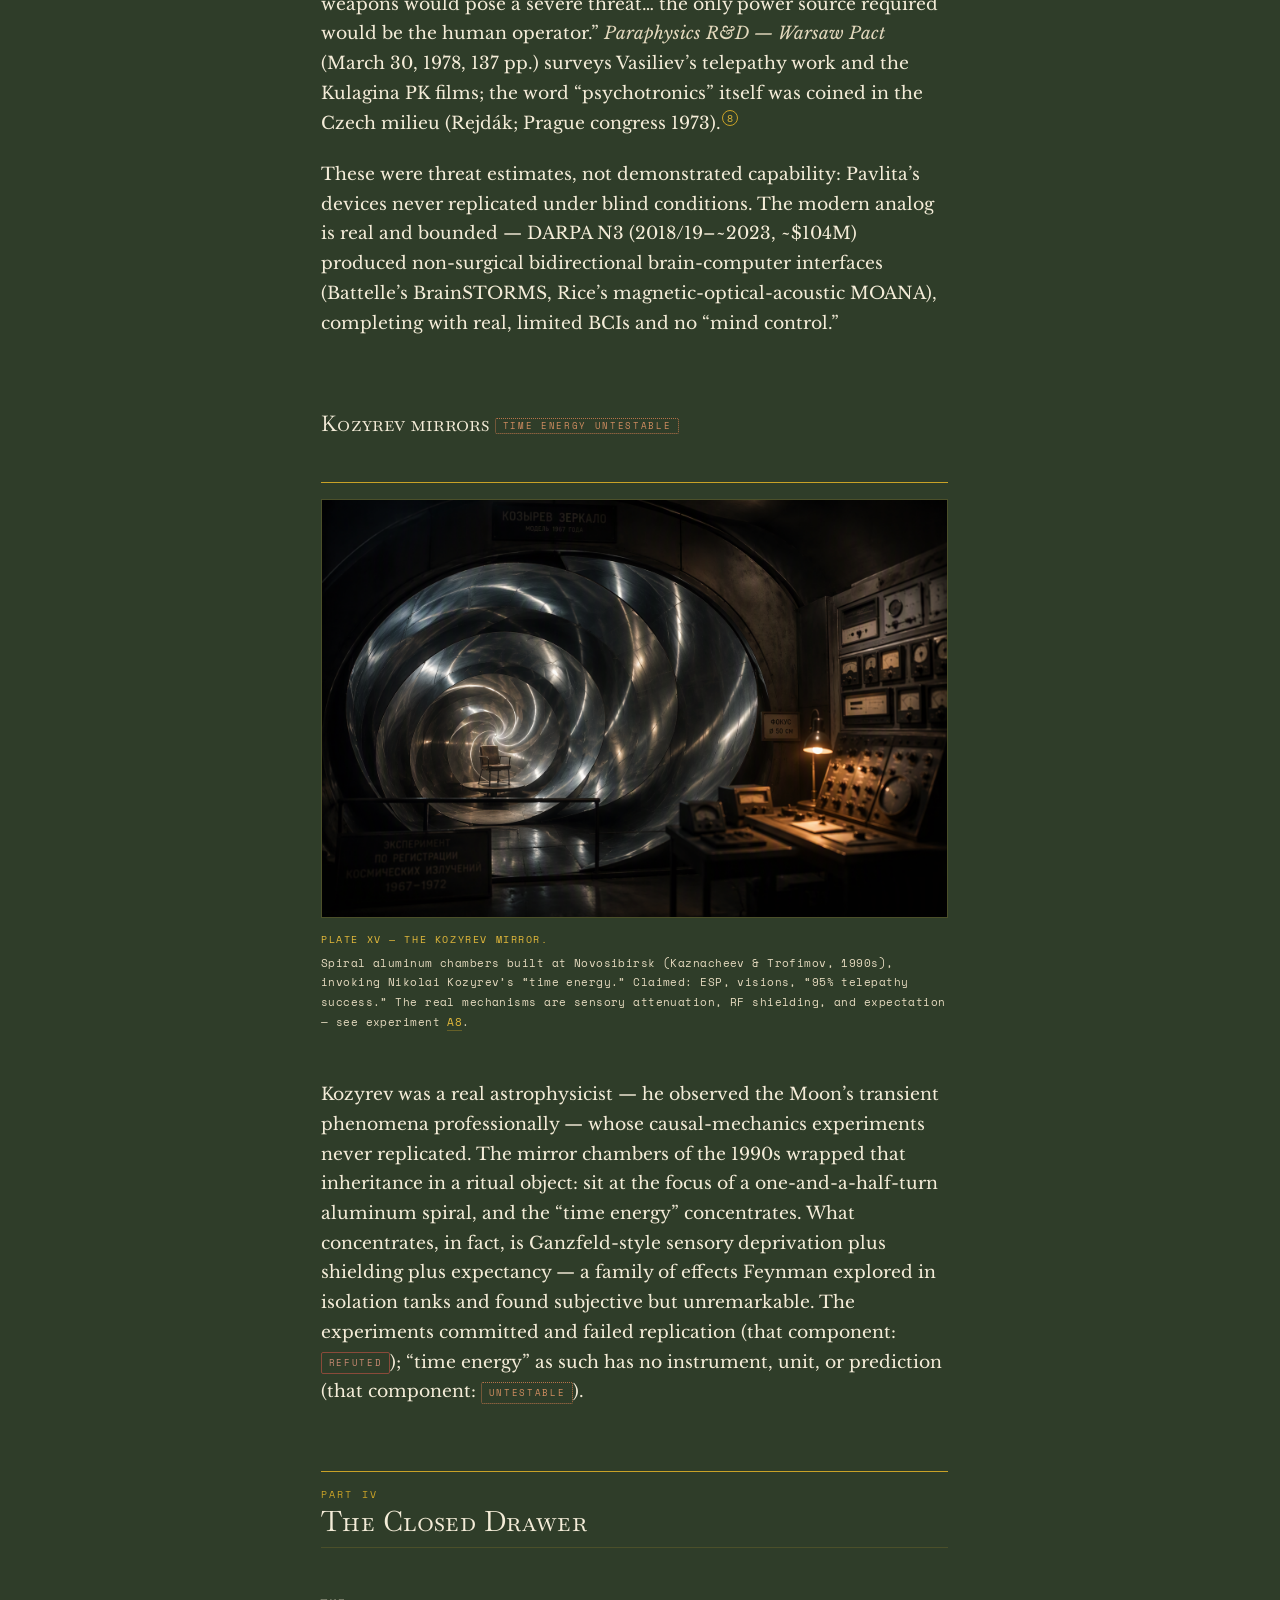
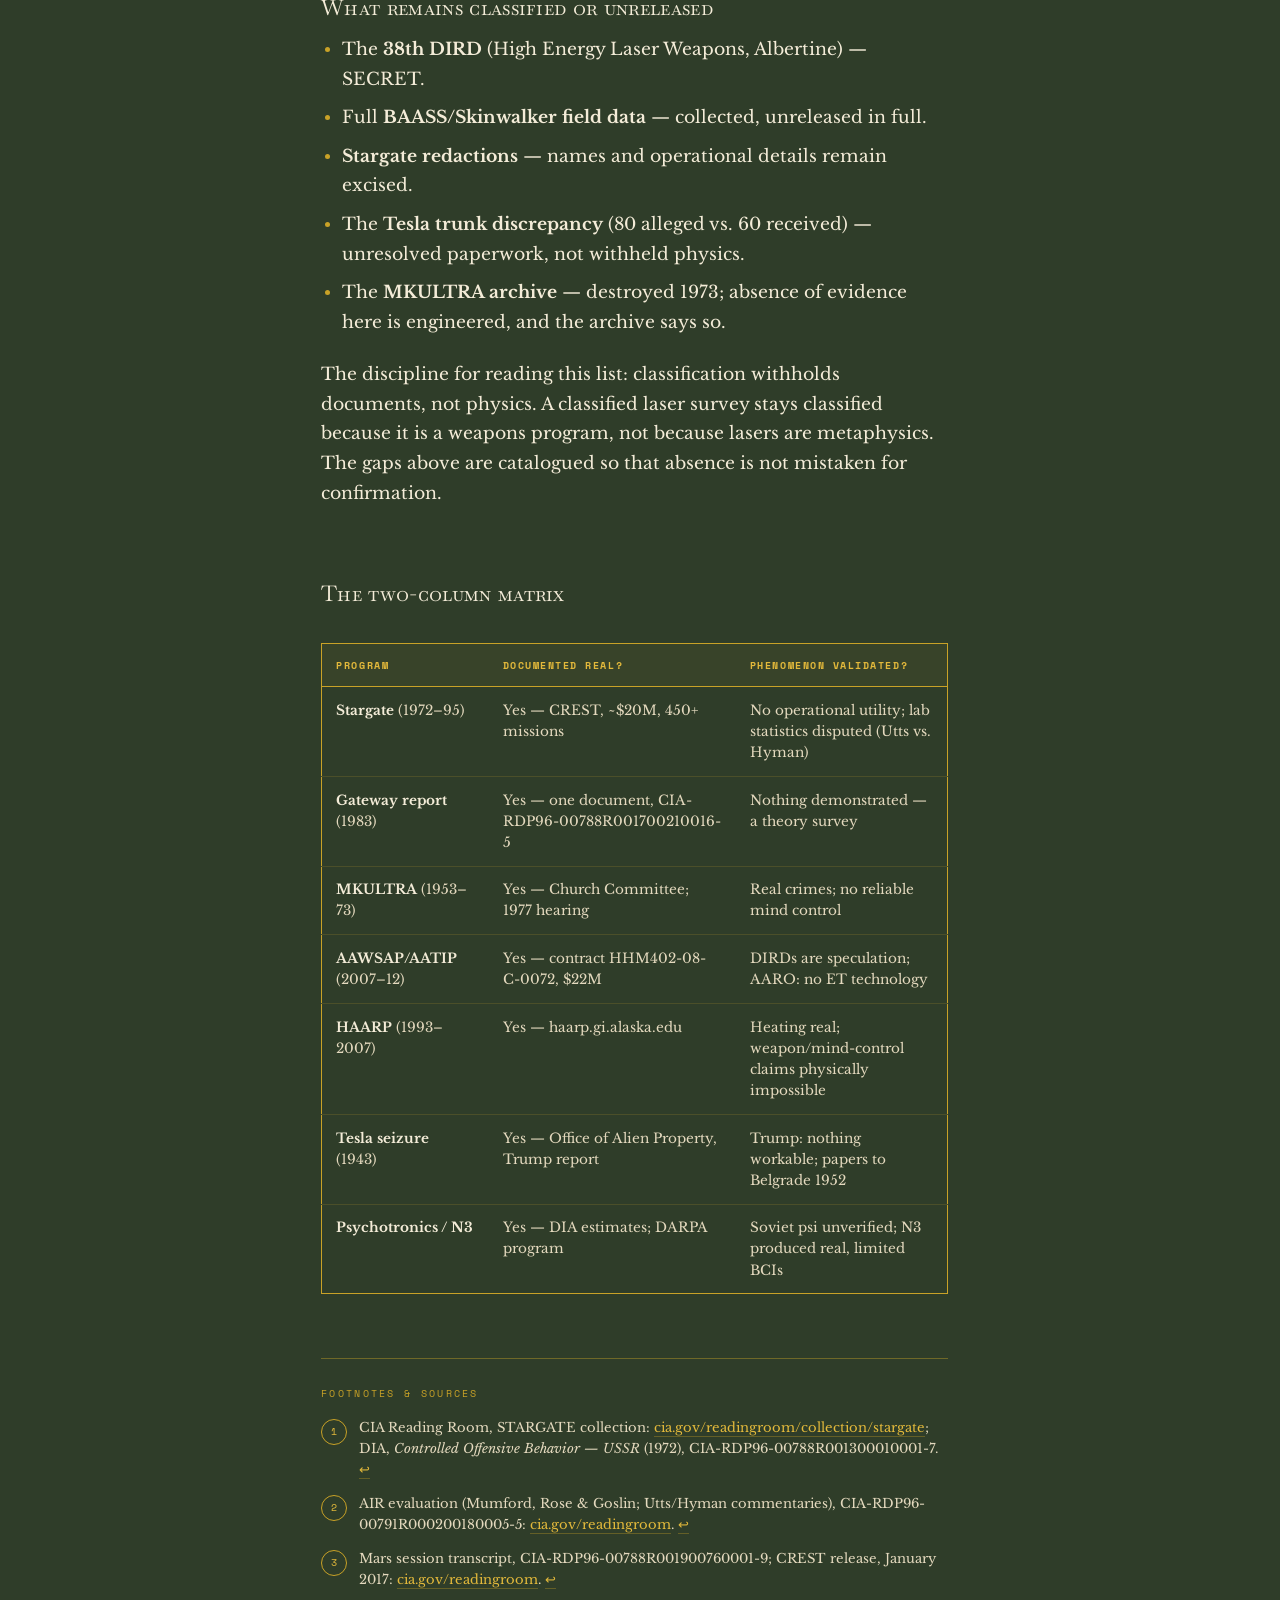
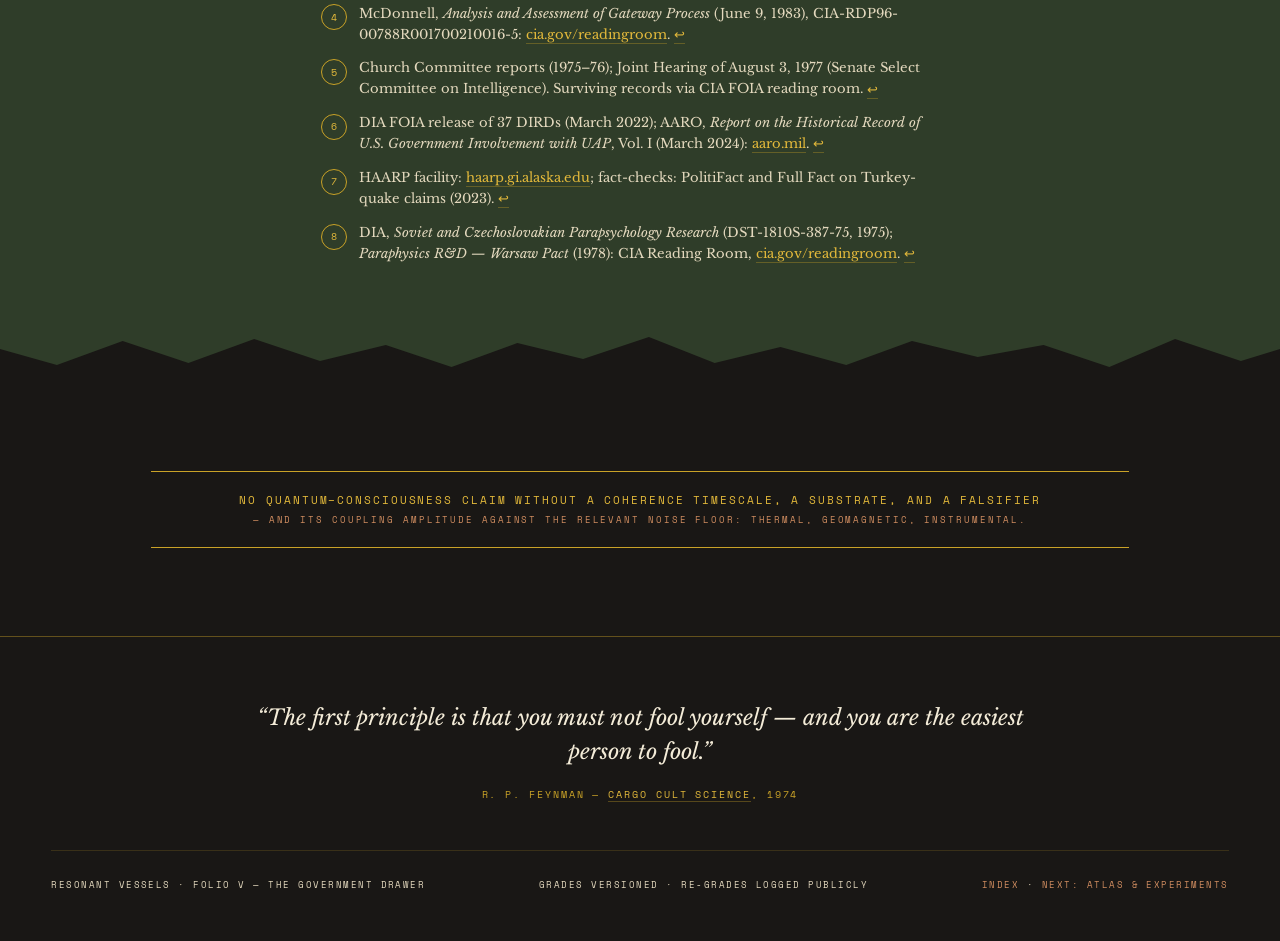
<file: government.html>
<!DOCTYPE html>
<html lang="en">
<head>
<meta charset="UTF-8">
<meta name="viewport" content="width=device-width, initial-scale=1.0">
<title>The Government Drawer — Resonant Vessels</title>
<meta name="description" content="Stargate, the Gateway report, MKULTRA context, AATIP and the 38 DIRDs, HAARP reality versus claims, psychotronics, Kozyrev mirrors — and what remains classified.">
<link rel="preconnect" href="https://fonts.googleapis.com">
<link rel="preconnect" href="https://fonts.gstatic.com" crossorigin>
<link href="https://fonts.googleapis.com/css2?family=Baskervville+SC&family=Libre+Baskerville:ital,wght@0,400;0,700;1,400&family=Space+Mono:wght@400;700&display=swap" rel="stylesheet">
<link rel="stylesheet" href="css/style.css">
</head>
<body>
<div class="grain" aria-hidden="true"></div>

<header class="topbar">
  <a class="brand" href="index.html">Resonant <span class="amp">Vessels</span></a>
  <nav aria-label="Archive sections">
    <a href="figures.html">Figures</a>
    <a href="alchemy.html">Alchemy</a>
    <a href="harmonics.html">Harmonics</a>
    <a href="tesla_files.html">Tesla Files</a>
    <a href="government.html" class="active">Government</a>
    <a href="experiments.html">Experiments</a>
    <a href="teleportation.html">Teleportation</a>
    <a href="lab.html">Laboratory</a>
    <a href="bashar.html">Corpus</a>
    <a href="roundtable.html">Roundtable</a>
    <a href="research-corrections.html">Research revisions</a>
  </nav>
</header>

<div class="page-head">
  <span class="folio">V · The Declassified Record</span>
  <h1 class="display-xl">The Government Drawer</h1>
  <p class="lede">Governments really did fund the impossible: twenty million dollars of remote viewing, a CIA assessment of binaural-beat cosmology, thirty-eight futurology papers on warp drives and stargates. The documents are real. The recurring finding of this folio is the gap between <em>documented program</em> and <em>validated phenomenon</em> — and every entry below states both columns separately.</p>
</div>

<div class="section-olive">
  <div class="torn" aria-hidden="true">
    <svg viewBox="0 0 1440 64" preserveAspectRatio="none">
      <polygon fill="#2F3D29" points="0,64 0,34 62,18 136,42 210,24 284,48 358,22 432,40 506,16 580,44 654,28 728,46 802,20 876,38 950,24 1024,44 1098,18 1172,42 1246,26 1320,46 1394,20 1440,36 1440,64"/>
    </svg>
  </div>

  <div class="triptych">
    <aside class="outline" aria-label="Page outline">
      <div class="outline-title">Outline · Folio V</div>
      <details open>
        <summary>Pt. I — Psi Programs</summary>
        <ul>
          <li><a href="#stargate">Project Stargate</a></li>
          <li><a href="#gateway">The Gateway Report</a></li>
          <li><a href="#mkultra">MKULTRA context</a></li>
        </ul>
      </details>
      <details>
        <summary>Pt. II — The UAP File</summary>
        <ul>
          <li><a href="#aatip">AAWSAP / AATIP &amp; the 38 DIRDs</a></li>
          <li><a href="#uap-timeline">The public timeline</a></li>
        </ul>
      </details>
      <details>
        <summary>Pt. III — Machines &amp; Mirrors</summary>
        <ul>
          <li><a href="#haarp">HAARP</a></li>
          <li><a href="#psychotronics">Psychotronics &amp; Pavlita</a></li>
          <li><a href="#kozyrev">Kozyrev mirrors</a></li>
        </ul>
      </details>
      <details>
        <summary>Pt. IV — The Closed Drawer</summary>
        <ul>
          <li><a href="#classified">What remains classified</a></li>
          <li><a href="#matrix">The two-column matrix</a></li>
        </ul>
      </details>
      <div class="crossnav">
        <a href="figures.html">I · Figures</a>
        <a href="alchemy.html">II · The Alchemical Bench</a>
        <a href="harmonics.html">III · The Harmonics Lab</a>
        <a href="tesla_files.html">IV · The Tesla Files</a>
        <a href="experiments.html">VI · Atlas &amp; Experiments</a>
        <a href="roundtable.html">VII · The Roundtable</a>
        <a href="teleportation.html">VIII · The Correspondence Engine</a>
        <a href="lab.html">IX · The Sound Laboratory</a>
        <a href="bashar.html">X · The Channeled Corpus</a>
      </div>
    </aside>

    <main class="article">
      <div class="part-header" id="part-psi">
        <span class="part-no">Part I</span>
        <h2>The Psi Programs</h2>
      </div>

      <section id="stargate">
        <h3>Project Stargate (1972–1995) <span class="badge established">Program documented</span> <span class="badge refuted">Phenomenon unproven</span></h3>
        <p>The remote-viewing program ran twenty-three years under successive codenames — SCANATE (1972), GONDOLA WISH, GRILL FLAME (1978), CENTER LANE (1983/84), SUN STREAK (1985), STARGATE (1991–95) — migrating from CIA to DIA to Army INSCOM, costing roughly $20M. Its origins were threat-driven: SRI physicists Harold Puthoff and Russell Targ began in 1972, prompted by the DIA&rsquo;s report <em>Controlled Offensive Behavior — USSR</em>, which estimated Soviet psi funding at $13–21M per year.<sup class="fn"><a href="#fn-g1">1</a></sup> Subjects included Ingo Swann (who designed Coordinate Remote Viewing), Pat Price, and Uri Geller — whose 1974 <em>Nature</em> paper on &ldquo;information transmission under conditions of sensory shielding&rdquo; was methodologically dismantled by Marks and Kammann. Operationally, Fort Meade&rsquo;s DT-S unit and Joseph McMoneagle (Viewer #001) ran some 450+ missions.</p>
        <p>The 1995 American Institutes for Research evaluation split famously: statistician Jessica Utts found effects 5–15% above chance statistically significant; Ray Hyman found methodological flaws and no independent replication. The bottom line was not statistical but operational: <strong>remote viewing never produced actionable intelligence</strong>, and the program was terminated June 30, 1995.<sup class="fn"><a href="#fn-g2">2</a></sup> Twelve million pages of the CREST database went online in January 2017 — including the genuinely strange Mars-1,000,000-BC session transcript, which this archive files as a document, not a datum.<sup class="fn"><a href="#fn-g3">3</a></sup></p>
      </section>

      <section id="gateway">
        <h3>The Gateway Report (1983) <span class="badge established">Document real</span> <span class="badge speculative">Model speculative</span></h3>
        <p>On June 9, 1983, Lt. Col. Wayne M. McDonnell of Army INSCOM filed the <em>Analysis and Assessment of Gateway Process</em> (CIA-RDP96-00788R001700210016-5) — an evaluation of the Monroe Institute&rsquo;s Gateway Experience and its Hemi-Sync technology.<sup class="fn"><a href="#fn-g4">4</a></sup> The famous &ldquo;missing page 25&rdquo; was a scanning omission; it discusses &ldquo;the Absolute.&rdquo;</p>
        <p>The report&rsquo;s content, accurately stated: it compares Gateway to hypnosis, transcendental meditation, and biofeedback; Hemi-Sync is binaural beats (e.g., a 4 Hz differential) said to synchronize hemispheric EEG, with &ldquo;Focus levels&rdquo; 10/12/15/21. Its physics model is heavily Itzhak Bentov: the body as an oscillating system; a heart/aorta ~7 Hz standing wave entraining body fluids; resonance with Earth&rsquo;s ~7.5 Hz field as the coupling mechanism; then Pribram&rsquo;s holographic brain married to Bohm&rsquo;s implicate order; consciousness as energy in coherence; the Planck length (10⁻³³ cm) where time-space breaks down; universal energy flow as a torus returning into the Absolute.</p>
        <figure class="plate">
          <img src="assets/gateway_torus.png" alt="The Gateway torus — consciousness as energy flow returning into the Absolute" loading="lazy">
          <figcaption><span class="plate-no">Plate XIV — The Gateway Torus. <span class="badge speculative">Speculative model</span></span><span class="plate-desc">The report&rsquo;s cosmology: universal energy flow as a torus returning into &ldquo;the Absolute.&rdquo; A desk-study diagram, not a measurement. Binaural beats are a real auditory illusion (Dove 1839) with modest EEG state effects; the torus cosmology is speculative metaphysics. The archive&rsquo;s mechanical-vs-electromagnetic critique of the 7 Hz coupling chain is experiment <a href="experiments.html#a7">A7</a>.</span></figcaption>
        </figure>
        <p>The decisive fact about the document: it was a <strong>desk assessment, not an experiment</strong> — judged &ldquo;plausible,&rdquo; demonstrating nothing. &ldquo;CIA proved astral projection&rdquo; is a <span class="badge misattributed">Misreading</span>. What modern evidence supports is modest: binaural-beat entrainment shows real but small EEG effects (2023 meta-analyses), and out-of-body experiences are real subjective events with temporoparietal correlates. Verified exterior perception during OBEs has never been demonstrated.</p>
      </section>

      <section id="mkultra">
        <h3>MKULTRA — the institutional context <span class="badge established">Documented</span></h3>
        <p>MKULTRA (CIA, 1953–1973, Sidney Gottlieb) ran ~149 subprojects at 80+ institutions: LSD, hypnosis, sensory deprivation, interrogation research; Subproject 136 touched ESP in 1961. The records were destroyed in 1973; ~20,000 pages survived; the Church Committee and the August 3, 1977 Senate hearing exposed the program; Frank Olson died in 1953.<sup class="fn"><a href="#fn-g5">5</a></sup> It matters here as the institutional pattern that preceded the psi programs — and as a calibration: the most aggressive mind-control program in American history produced real crimes and <strong>no reliable mind control</strong>. Keep that base rate in mind for everything below.</p>
      </section>

      <div class="part-header" id="part-uap">
        <span class="part-no">Part II</span>
        <h2>The UAP File</h2>
      </div>

      <section id="aatip">
        <h3>AAWSAP / AATIP and the 38 DIRDs <span class="badge established">Program documented</span> <span class="badge speculative">DIRDs speculative</span></h3>
        <p>In September 2008 the DIA awarded contract HHM402-08-C-0072 to BAASS — $22M, championed by Senators Reid, Stevens, and Inouye; DIA program manager James Lacatski. AAWSAP was the contract; AATIP the narrower Pentagon continuation associated with Luis Elizondo. The deliverables were 38 <strong>Defense Intelligence Reference Documents</strong> — technology forecasts to ~2050: warp drive, dark energy and extra dimensions (Obousy/Davis); traversable wormholes, stargates, negative energy (Davis); advanced propulsion via vacuum metric engineering (Puthoff); invisibility cloaking (Leonhardt); metamaterials; metallic glasses; programmable matter; antigravity (DIRD 19); negative-mass propulsion (Winterberg); high-frequency gravitational-wave communications; anomalous field effects on human tissue (Kit Green); quantum tomography of negative energy states; aneutronic fusion; advanced nuclear propulsion.<sup class="fn"><a href="#fn-g6">6</a></sup></p>
        <p>Thirty-seven of the 38 were released via FOIA in March 2022; the 38th (high-energy laser weapons, Albertine) remains classified. AARO&rsquo;s verdict on the set: <strong>speculative literature surveys, not demonstrated technology</strong>. On Skinwalker Ranch, where BAASS did field work absorbing the earlier NIDS effort: AARO&rsquo;s 2024 Historical Record Report (Vol. I) found the contractor did paranormal research the DIA did not authorize, with no verified anomalous findings; the program was cancelled in 2012 for lack of merit, and the proposed successor Kona Blue was rejected.</p>
      </section>

      <section id="uap-timeline">
        <h3>The public timeline, 2017–2024</h3>
        <ul>
          <li><strong>Dec 2017</strong> — NYT reveals AATIP; FLIR1/GIMBAL/GOFAST videos circulate.</li>
          <li><strong>Jun 25, 2021</strong> — ODNI assessment: 144 incidents, 143 unexplained, 18 with unusual flight characteristics.</li>
          <li><strong>May 17, 2022</strong> — House hearing; <strong>Jul 2022</strong> — AARO established.</li>
          <li><strong>Jul 26, 2023</strong> — David Grusch testimony: crash-retrieval claims, secondhand.</li>
          <li><strong>Mar 8, 2024</strong> — AARO Historical Record Report Vol. I: no evidence of extraterrestrial technology, crash retrievals, or hidden programs; circular reporting and misidentified conventional programs.</li>
          <li><strong>Nov 13, 2024</strong> — further hearing (Elizondo; Shellenberger on &ldquo;Immaculate Constellation&rdquo;).</li>
        </ul>
        <p>The archive&rsquo;s standing verdict: <span class="badge frontier">Open as airspace safety</span>; <span class="badge refuted">Closed, negative, as extraterrestrial technology per the official record</span>. Testimony alone does not move this grade; sensor-verified data or official releases do.</p>
      </section>

      <div class="part-header" id="part-machines">
        <span class="part-no">Part III</span>
        <h2>Machines &amp; Mirrors</h2>
      </div>

      <section id="haarp">
        <h3>HAARP <span class="badge established">Heater real</span> <span class="badge refuted">Weapon claims impossible</span></h3>
        <p>The High-frequency Active Auroral Research Program at Gakona, Alaska — built 1993–2007 by AFRL, the Navy/ONR, DARPA, and the University of Alaska; transferred to UAF in August 2015 — is a real ionospheric heater: 180 crossed-dipole HF antennas on 33 acres, 3.6 MW at 2.8–10 MHz, ERP ~2–5 GW, heating small ionospheric volumes for seconds to minutes.<sup class="fn"><a href="#fn-g7">7</a></sup> The conspiracy claims fail on physics, not secrecy: HF is absorbed in the ionosphere and never reaches the troposphere or stratosphere; 3.6 MW is geophysically trivial; the Turkey-earthquake claims were fact-checked false (PolitiFact, Full Fact). HAARP cannot steer weather and cannot reach minds.</p>
      </section>

      <section id="psychotronics">
        <h3>Psychotronics &amp; the Pavlita generators <span class="badge established">Threat estimates real</span> <span class="badge refuted">Devices unreplicated</span></h3>
        <p>The declassified DIA assessments are genuine documents of Cold War anxiety. <em>Soviet and Czechoslovakian Parapsychology Research</em> (DST-1810S-387-75, 1975) covers Robert Pavlita&rsquo;s &ldquo;psychotronic generators&rdquo; — shaped metal devices allegedly charged by human &ldquo;biological energy,&rdquo; said to kill flies in a gap and move small objects; KGB interest is documented. The report warns that &ldquo;perfection of psychotronic weapons would pose a severe threat… the only power source required would be the human operator.&rdquo; <em>Paraphysics R&amp;D — Warsaw Pact</em> (March 30, 1978, 137 pp.) surveys Vasiliev&rsquo;s telepathy work and the Kulagina PK films; the word &ldquo;psychotronics&rdquo; itself was coined in the Czech milieu (Rejdák; Prague congress 1973).<sup class="fn"><a href="#fn-g8">8</a></sup></p>
        <p>These were threat estimates, not demonstrated capability: Pavlita&rsquo;s devices never replicated under blind conditions. The modern analog is real and bounded — DARPA N3 (2018/19–~2023, ~$104M) produced non-surgical bidirectional brain-computer interfaces (Battelle&rsquo;s BrainSTORMS, Rice&rsquo;s magnetic-optical-acoustic MOANA), completing with real, limited BCIs and no &ldquo;mind control.&rdquo;</p>
      </section>

      <section id="kozyrev">
        <h3>Kozyrev mirrors <span class="badge untestable">Time energy untestable</span></h3>
        <figure class="plate">
          <img src="assets/kozyrev_mirror.png" alt="A Kozyrev mirror — spiral aluminum chamber" loading="lazy">
          <figcaption><span class="plate-no">Plate XV — The Kozyrev Mirror.</span><span class="plate-desc">Spiral aluminum chambers built at Novosibirsk (Kaznacheev &amp; Trofimov, 1990s), invoking Nikolai Kozyrev&rsquo;s &ldquo;time energy.&rdquo; Claimed: ESP, visions, &ldquo;95% telepathy success.&rdquo; The real mechanisms are sensory attenuation, RF shielding, and expectation — see experiment <a href="experiments.html#a8">A8</a>.</span></figcaption>
        </figure>
        <p>Kozyrev was a real astrophysicist — he observed the Moon&rsquo;s transient phenomena professionally — whose causal-mechanics experiments never replicated. The mirror chambers of the 1990s wrapped that inheritance in a ritual object: sit at the focus of a one-and-a-half-turn aluminum spiral, and the &ldquo;time energy&rdquo; concentrates. What concentrates, in fact, is Ganzfeld-style sensory deprivation plus shielding plus expectancy — a family of effects Feynman explored in isolation tanks and found subjective but unremarkable. The experiments committed and failed replication (that component: <span class="badge refuted">Refuted</span>); &ldquo;time energy&rdquo; as such has no instrument, unit, or prediction (that component: <span class="badge untestable">Untestable</span>).</p>
      </section>

      <div class="part-header" id="part-closed">
        <span class="part-no">Part IV</span>
        <h2>The Closed Drawer</h2>
      </div>

      <section id="classified">
        <h3>What remains classified or unreleased</h3>
        <ul>
          <li>The <strong>38th DIRD</strong> (High Energy Laser Weapons, Albertine) — SECRET.</li>
          <li>Full <strong>BAASS/Skinwalker field data</strong> — collected, unreleased in full.</li>
          <li><strong>Stargate redactions</strong> — names and operational details remain excised.</li>
          <li>The <strong>Tesla trunk discrepancy</strong> (80 alleged vs. 60 received) — unresolved paperwork, not withheld physics.</li>
          <li>The <strong>MKULTRA archive</strong> — destroyed 1973; absence of evidence here is engineered, and the archive says so.</li>
        </ul>
        <p>The discipline for reading this list: classification withholds documents, not physics. A classified laser survey stays classified because it is a weapons program, not because lasers are metaphysics. The gaps above are catalogued so that absence is not mistaken for confirmation.</p>
      </section>

      <section id="matrix">
        <h3>The two-column matrix</h3>
        <div class="table-wrap">
          <table class="gold">
            <thead>
              <tr><th>Program</th><th>Documented real?</th><th>Phenomenon validated?</th></tr>
            </thead>
            <tbody>
              <tr><td><strong>Stargate</strong> (1972–95)</td><td>Yes — CREST, ~$20M, 450+ missions</td><td>No operational utility; lab statistics disputed (Utts vs. Hyman)</td></tr>
              <tr><td><strong>Gateway report</strong> (1983)</td><td>Yes — one document, CIA-RDP96-00788R001700210016-5</td><td>Nothing demonstrated — a theory survey</td></tr>
              <tr><td><strong>MKULTRA</strong> (1953–73)</td><td>Yes — Church Committee; 1977 hearing</td><td>Real crimes; no reliable mind control</td></tr>
              <tr><td><strong>AAWSAP/AATIP</strong> (2007–12)</td><td>Yes — contract HHM402-08-C-0072, $22M</td><td>DIRDs are speculation; AARO: no ET technology</td></tr>
              <tr><td><strong>HAARP</strong> (1993–2007)</td><td>Yes — haarp.gi.alaska.edu</td><td>Heating real; weapon/mind-control claims physically impossible</td></tr>
              <tr><td><strong>Tesla seizure</strong> (1943)</td><td>Yes — Office of Alien Property, Trump report</td><td>Trump: nothing workable; papers to Belgrade 1952</td></tr>
              <tr><td><strong>Psychotronics / N3</strong></td><td>Yes — DIA estimates; DARPA program</td><td>Soviet psi unverified; N3 produced real, limited BCIs</td></tr>
            </tbody>
          </table>
        </div>
      </section>

      <div class="footnotes" id="footnotes">
        <div class="fn-title">Footnotes &amp; Sources</div>
        <ol>
          <li id="fn-g1"><span class="fn-target">CIA Reading Room, STARGATE collection: <a href="https://www.cia.gov/readingroom/collection/stargate">cia.gov/readingroom/collection/stargate</a>; DIA, <em>Controlled Offensive Behavior — USSR</em> (1972), CIA-RDP96-00788R001300010001-7. <a class="fn-back" href="#stargate">↩</a></span></li>
          <li id="fn-g2"><span class="fn-target">AIR evaluation (Mumford, Rose &amp; Goslin; Utts/Hyman commentaries), CIA-RDP96-00791R000200180005-5: <a href="https://www.cia.gov/readingroom/document/cia-rdp96-00791r000200180005-5">cia.gov/readingroom</a>. <a class="fn-back" href="#stargate">↩</a></span></li>
          <li id="fn-g3"><span class="fn-target">Mars session transcript, CIA-RDP96-00788R001900760001-9; CREST release, January 2017: <a href="https://www.cia.gov/readingroom">cia.gov/readingroom</a>. <a class="fn-back" href="#stargate">↩</a></span></li>
          <li id="fn-g4"><span class="fn-target">McDonnell, <em>Analysis and Assessment of Gateway Process</em> (June 9, 1983), CIA-RDP96-00788R001700210016-5: <a href="https://www.cia.gov/readingroom/document/cia-rdp96-00788r001700210016-5">cia.gov/readingroom</a>. <a class="fn-back" href="#gateway">↩</a></span></li>
          <li id="fn-g5"><span class="fn-target">Church Committee reports (1975–76); Joint Hearing of August 3, 1977 (Senate Select Committee on Intelligence). Surviving records via CIA FOIA reading room. <a class="fn-back" href="#mkultra">↩</a></span></li>
          <li id="fn-g6"><span class="fn-target">DIA FOIA release of 37 DIRDs (March 2022); AARO, <em>Report on the Historical Record of U.S. Government Involvement with UAP</em>, Vol. I (March 2024): <a href="https://www.aaro.mil">aaro.mil</a>. <a class="fn-back" href="#aatip">↩</a></span></li>
          <li id="fn-g7"><span class="fn-target">HAARP facility: <a href="https://haarp.gi.alaska.edu">haarp.gi.alaska.edu</a>; fact-checks: PolitiFact and Full Fact on Turkey-quake claims (2023). <a class="fn-back" href="#haarp">↩</a></span></li>
          <li id="fn-g8"><span class="fn-target">DIA, <em>Soviet and Czechoslovakian Parapsychology Research</em> (DST-1810S-387-75, 1975); <em>Paraphysics R&amp;D — Warsaw Pact</em> (1978): CIA Reading Room, <a href="https://www.cia.gov/readingroom">cia.gov/readingroom</a>. <a class="fn-back" href="#psychotronics">↩</a></span></li>
        </ol>
      </div>
    </main>

    <aside class="margin-col">
      <div class="margin-note">
        <span class="mn-label">Margin Note · The Gap</span>
        Every row of this folio&rsquo;s matrix has the same shape: left column documented, right column negative or disputed. The interesting question is never &ldquo;did the program exist&rdquo; — it is &ldquo;what did the phenomenon survive?&rdquo;
      </div>
      <div class="margin-thumb">
        <img src="assets/gateway_torus.png" alt="Gateway torus detail" loading="lazy">
        <span class="cap">Detail — SPECULATIVE MODEL</span>
      </div>
      <div class="margin-note">
        <span class="mn-label">Margin Note · Base Rate</span>
        MKULTRA — the most aggressive mind-control program on record — produced no reliable mind control. That is the prior against which every smaller claim in this folio should be read.
      </div>
      <div class="margin-thumb">
        <img src="assets/kozyrev_mirror.png" alt="Kozyrev mirror detail" loading="lazy">
        <span class="cap">Detail — aluminum spiral, Novosibirsk</span>
      </div>
      <div class="margin-note">
        <span class="mn-label">Margin Note · Missing Page 25</span>
        The Gateway report&rsquo;s famous gap was a scanning omission; the page discusses &ldquo;the Absolute.&rdquo; The archive&rsquo;s rule: check the boring explanation first, because it is usually the true one.
      </div>
    </aside>
  </div>
</div>

<div class="torn" aria-hidden="true">
  <svg viewBox="0 0 1440 64" preserveAspectRatio="none">
    <polygon fill="#191715" points="0,64 0,30 64,46 138,22 212,44 286,20 360,42 434,26 508,48 582,24 656,40 730,18 804,44 878,28 952,46 1026,22 1100,38 1174,26 1248,48 1322,20 1396,42 1440,30 1440,64"/>
  </svg>
</div>

<section class="section-ink">
  <div class="wrap wrap-narrow">
    <div class="house-rule">
      No quantum–consciousness claim without a coherence timescale, a substrate, and a falsifier<span class="hr-small">— and its coupling amplitude against the relevant noise floor: thermal, geomagnetic, instrumental.</span>
    </div>
  </div>
</section>

<footer class="site-footer">
  <div class="footer-epigraph">
    <blockquote>&ldquo;The first principle is that you must not fool yourself — and you are the easiest person to fool.&rdquo;</blockquote>
    <span class="cite">R. P. Feynman — <a href="https://calteches.library.caltech.edu/51/2/CargoCult.htm">Cargo Cult Science</a>, 1974</span>
  </div>
  <div class="footer-meta">
    <span>Resonant Vessels · Folio V — The Government Drawer</span>
    <span>Grades versioned · Re-grades logged publicly</span>
    <span><a href="index.html">Index</a> · <a href="experiments.html">Next: Atlas &amp; Experiments</a></span>
  </div>
</footer>

<script src="js/main.js"></script>
</body>
</html>
</file>
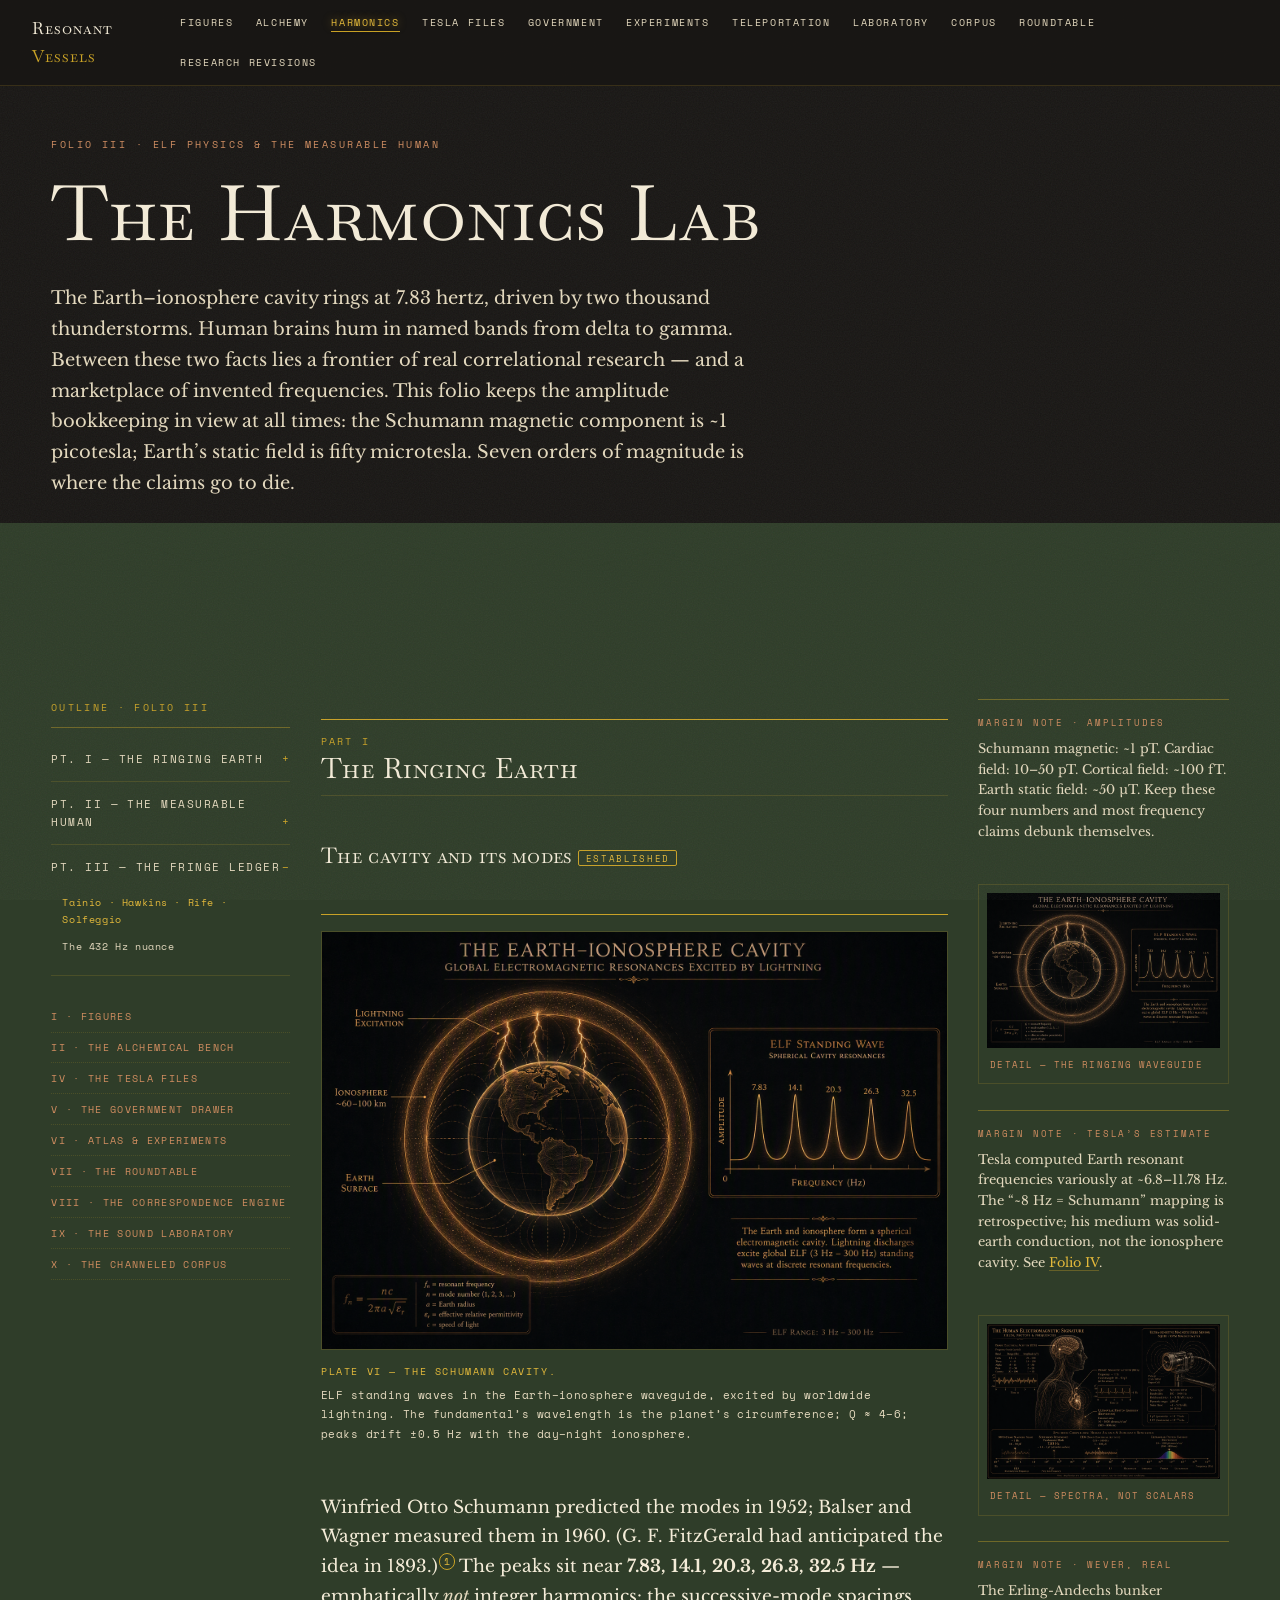
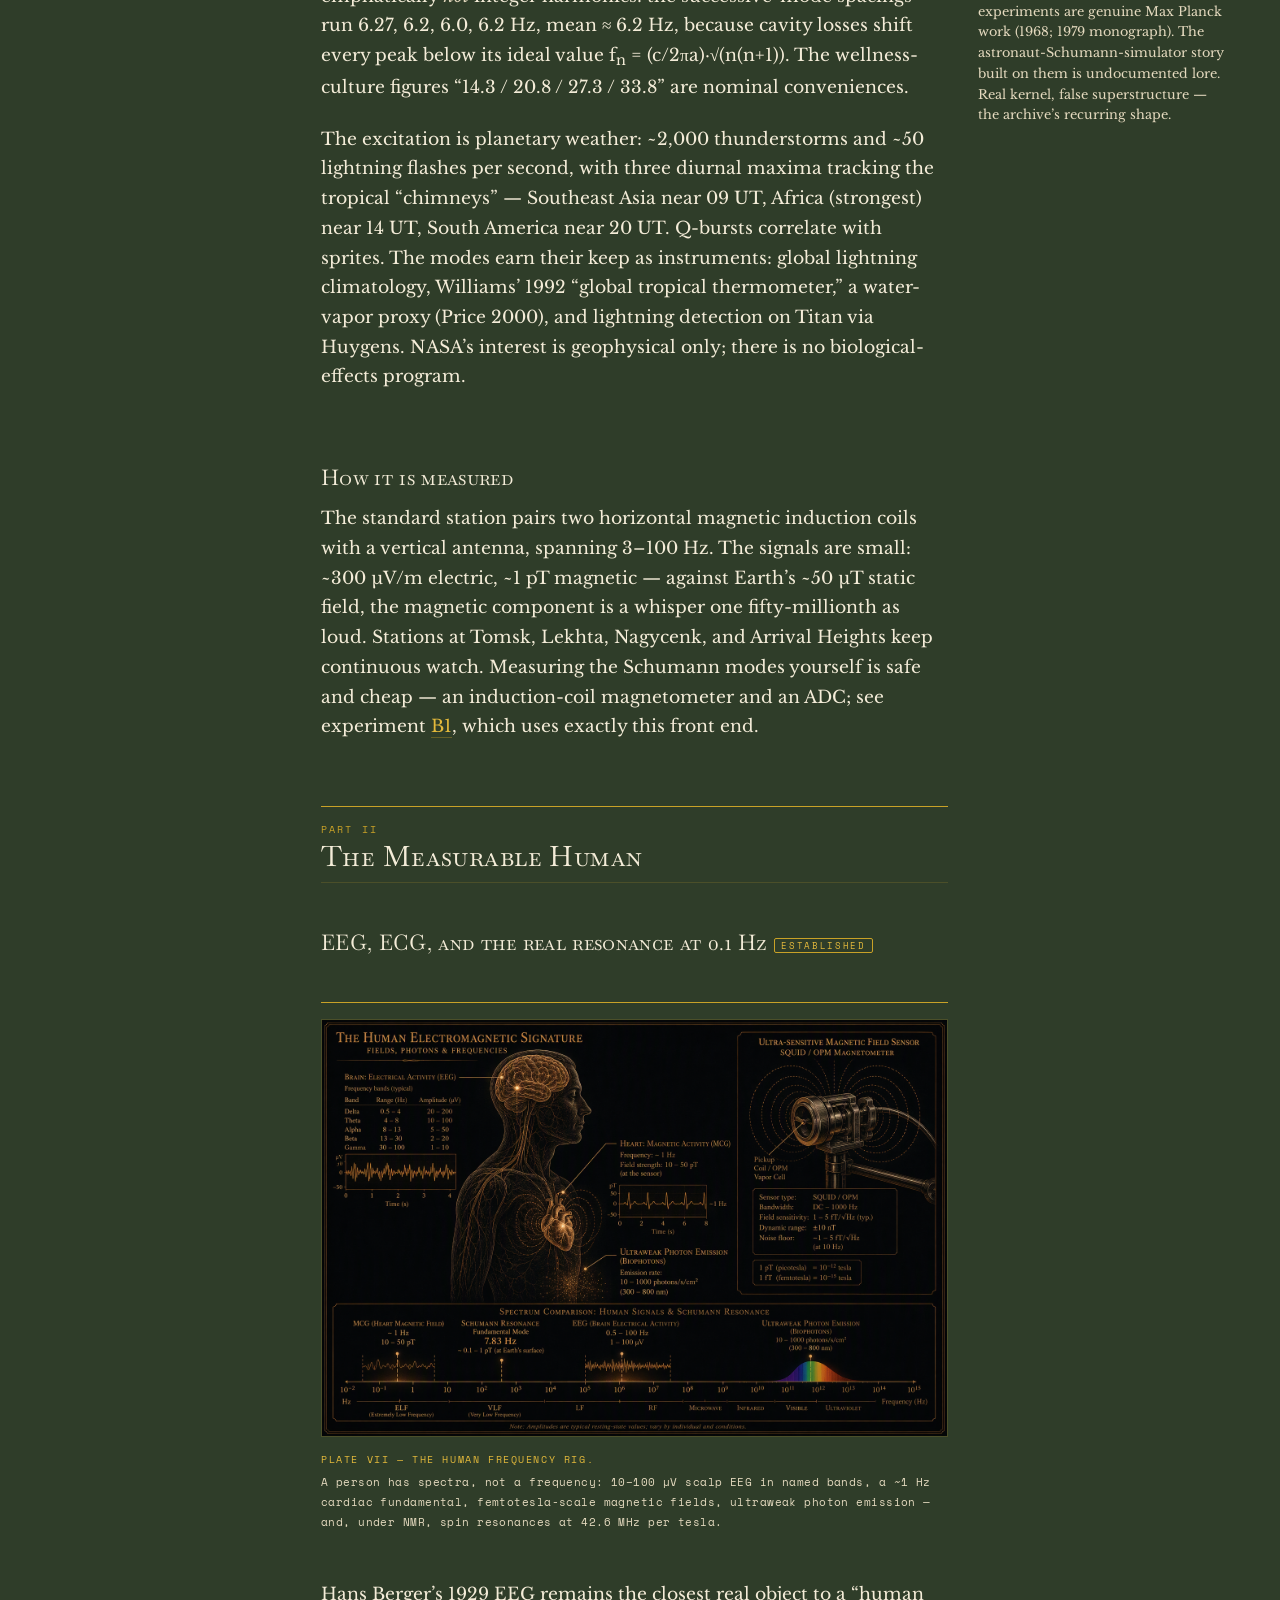
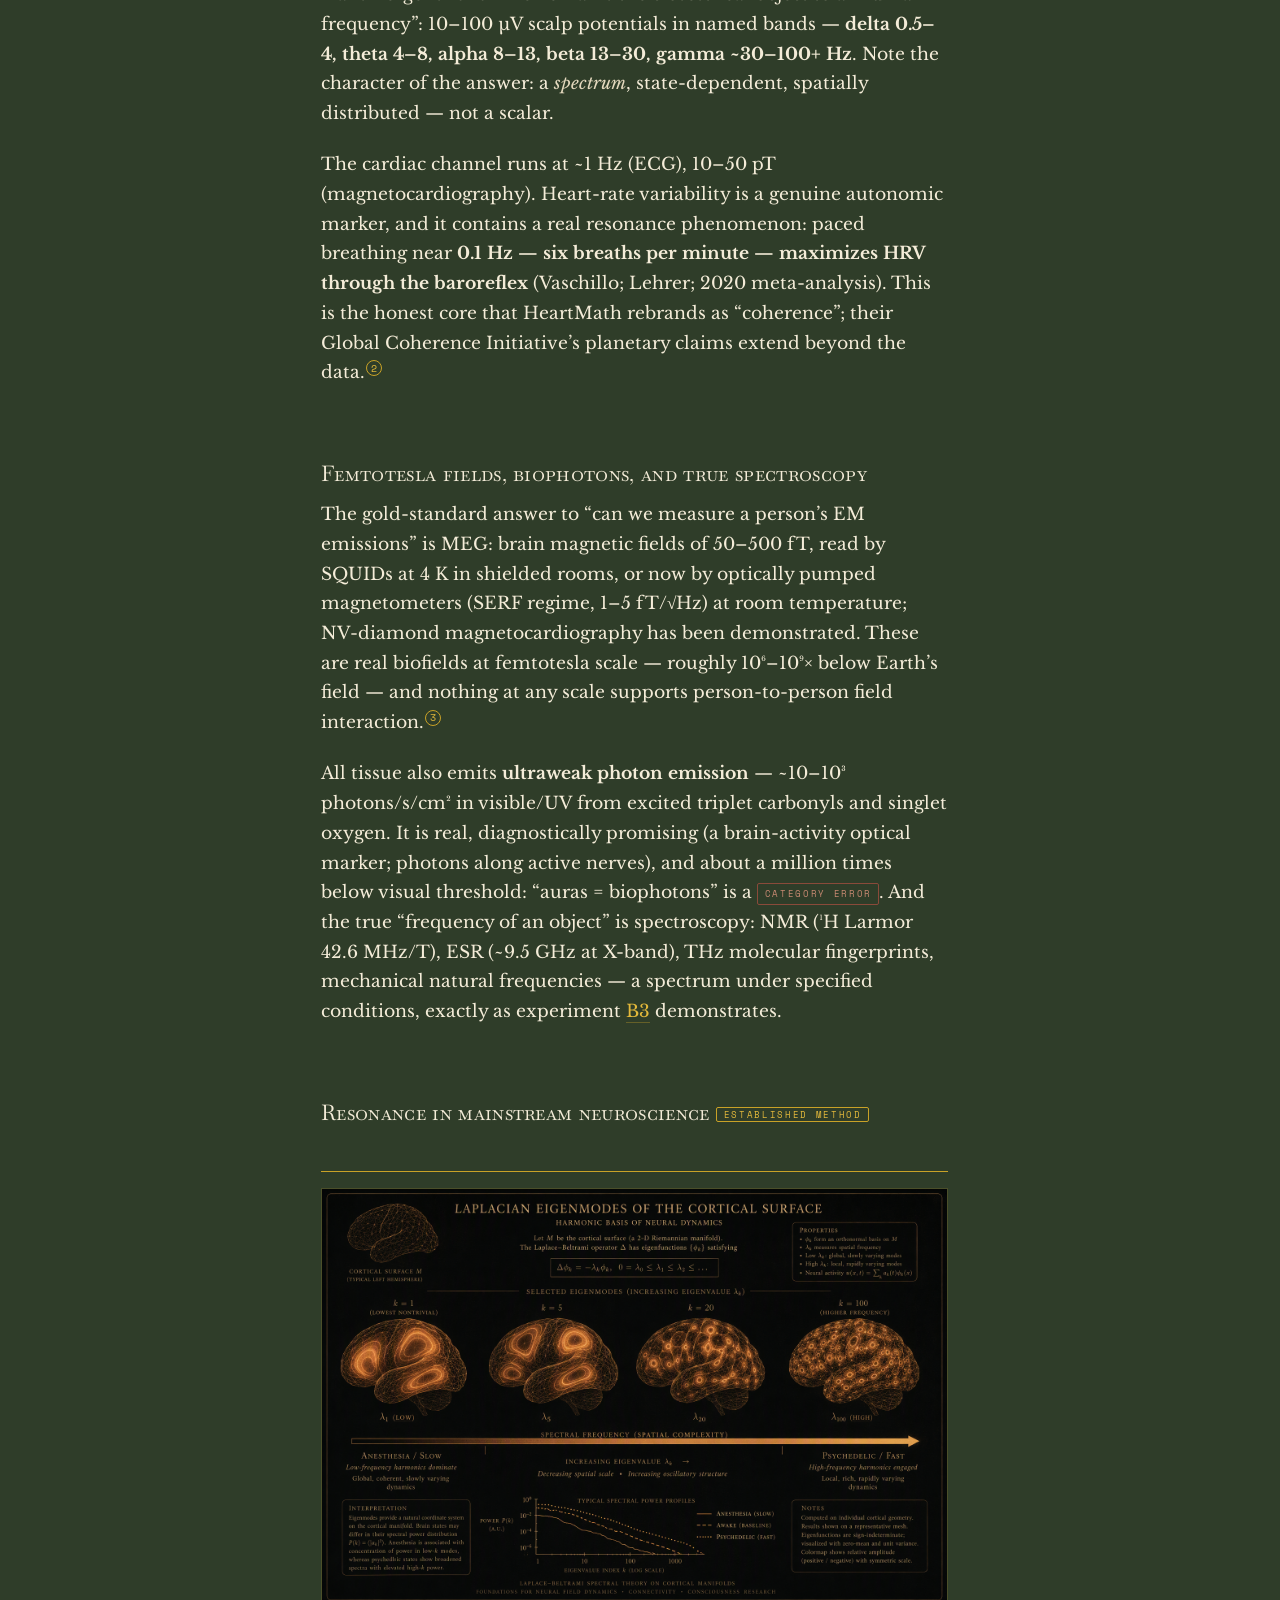
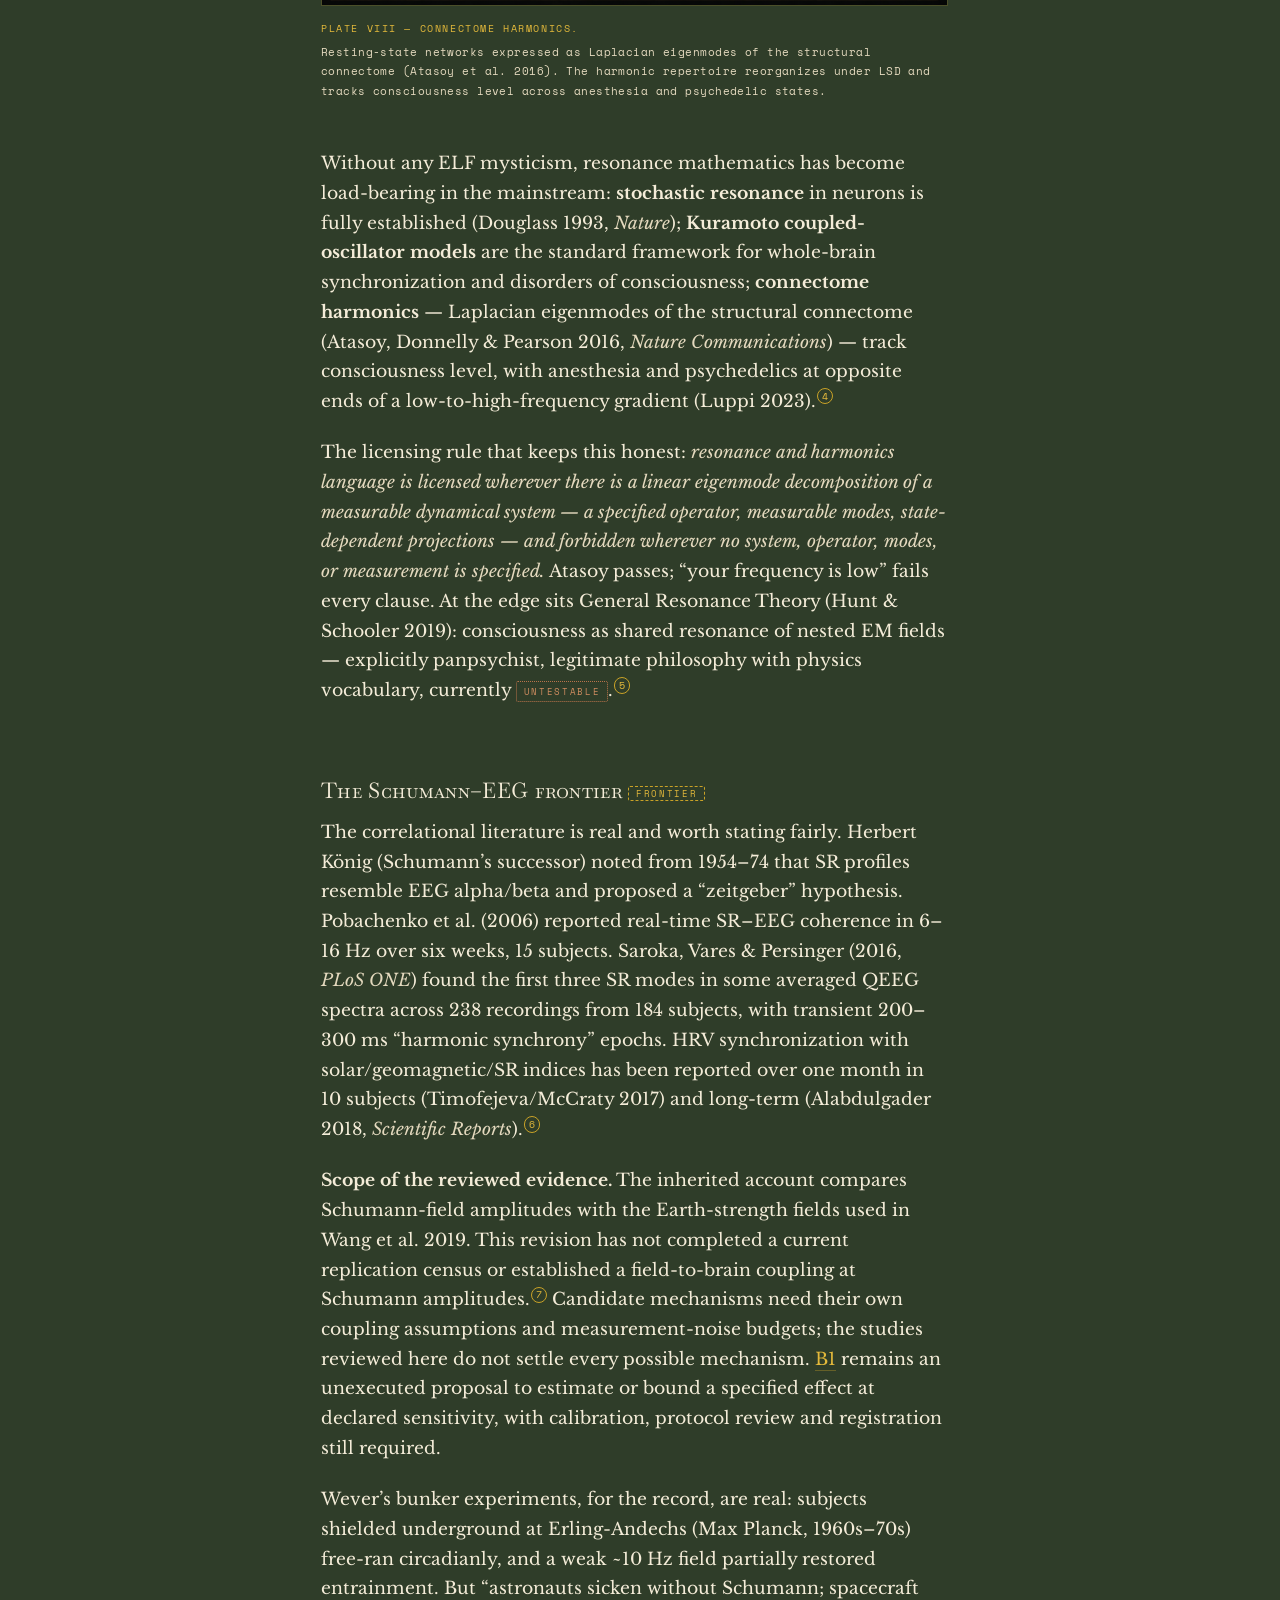
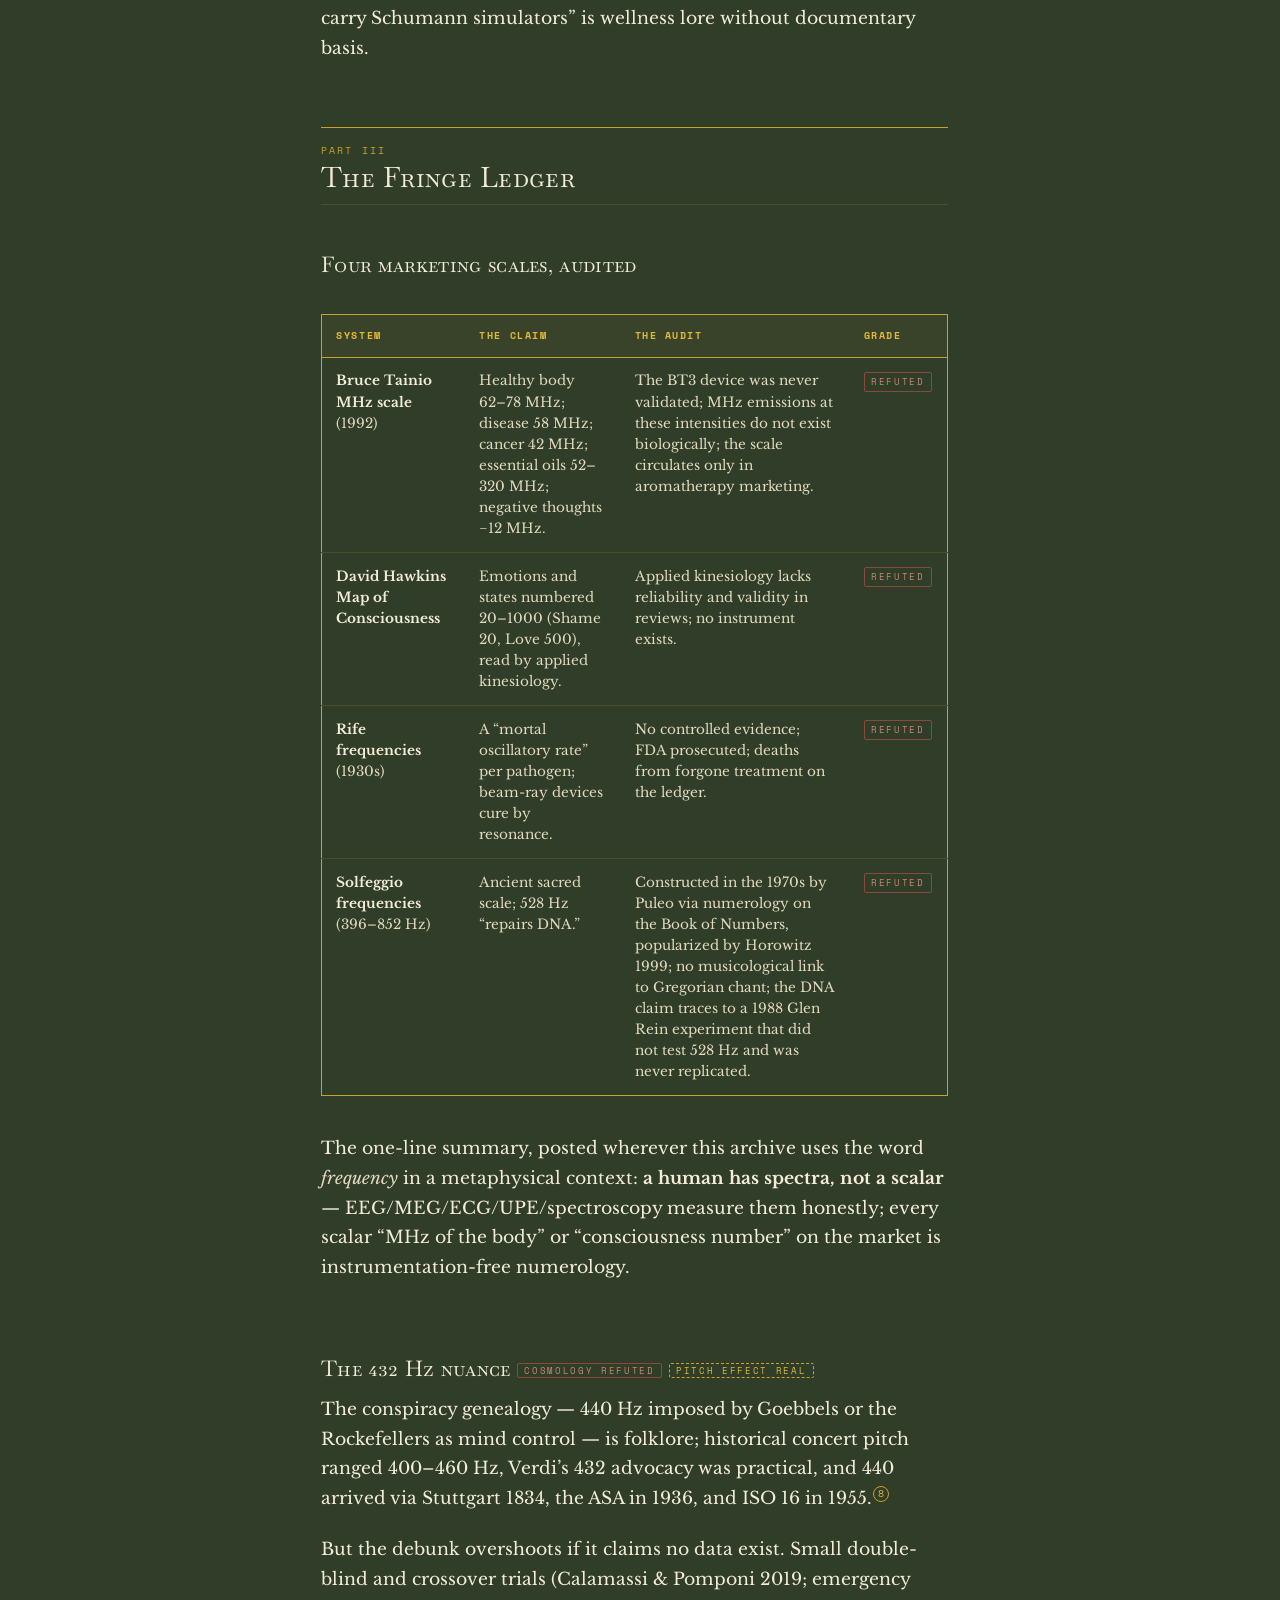
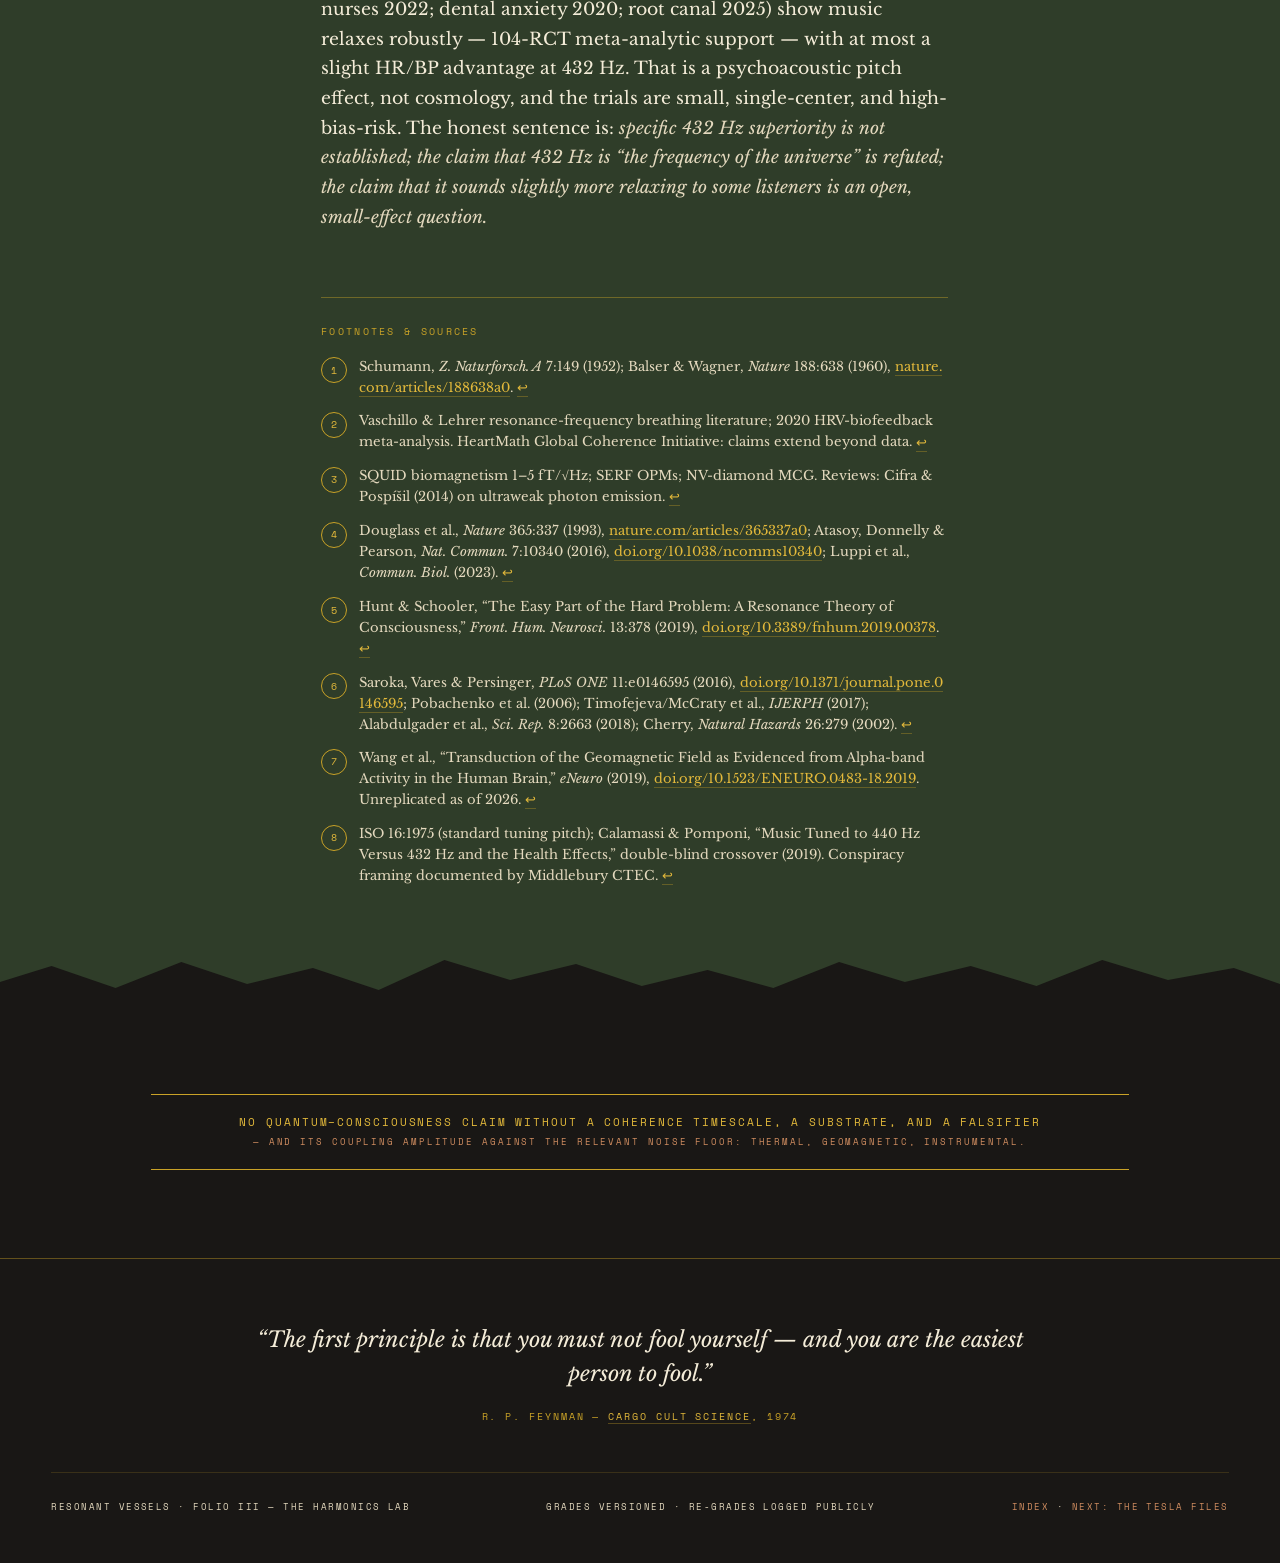
<file: harmonics.html>
<!DOCTYPE html>
<html lang="en">
<head>
<meta charset="UTF-8">
<meta name="viewport" content="width=device-width, initial-scale=1.0">
<title>The Harmonics Lab — Resonant Vessels</title>
<meta name="description" content="Schumann resonances as real ELF physics, EEG bands, what is measurable in a human — and the fringe debunks: Tainio, Hawkins, Rife, solfeggio, 432 Hz.">
<link rel="preconnect" href="https://fonts.googleapis.com">
<link rel="preconnect" href="https://fonts.gstatic.com" crossorigin>
<link href="https://fonts.googleapis.com/css2?family=Baskervville+SC&family=Libre+Baskerville:ital,wght@0,400;0,700;1,400&family=Space+Mono:wght@400;700&display=swap" rel="stylesheet">
<link rel="stylesheet" href="css/style.css">
</head>
<body>
<div class="grain" aria-hidden="true"></div>

<header class="topbar">
  <a class="brand" href="index.html">Resonant <span class="amp">Vessels</span></a>
  <nav aria-label="Archive sections">
    <a href="figures.html">Figures</a>
    <a href="alchemy.html">Alchemy</a>
    <a href="harmonics.html" class="active">Harmonics</a>
    <a href="tesla_files.html">Tesla Files</a>
    <a href="government.html">Government</a>
    <a href="experiments.html">Experiments</a>
    <a href="teleportation.html">Teleportation</a>
    <a href="lab.html">Laboratory</a>
    <a href="bashar.html">Corpus</a>
    <a href="roundtable.html">Roundtable</a>
    <a href="research-corrections.html">Research revisions</a>
  </nav>
</header>

<div class="page-head">
  <span class="folio">Folio III · ELF Physics &amp; the Measurable Human</span>
  <h1 class="display-xl">The Harmonics Lab</h1>
  <p class="lede">The Earth–ionosphere cavity rings at 7.83 hertz, driven by two thousand thunderstorms. Human brains hum in named bands from delta to gamma. Between these two facts lies a frontier of real correlational research — and a marketplace of invented frequencies. This folio keeps the amplitude bookkeeping in view at all times: the Schumann magnetic component is ~1 picotesla; Earth&rsquo;s static field is fifty microtesla. Seven orders of magnitude is where the claims go to die.</p>
</div>

<div class="section-olive">
  <div class="torn" aria-hidden="true">
    <svg viewBox="0 0 1440 64" preserveAspectRatio="none">
      <polygon fill="#2F3D29" points="0,64 0,24 74,42 148,18 222,40 296,26 370,46 444,20 518,38 592,22 666,44 740,28 814,48 888,16 962,36 1036,24 1110,42 1184,20 1258,38 1332,26 1406,44 1440,30 1440,64"/>
    </svg>
  </div>

  <div class="triptych">
    <aside class="outline" aria-label="Page outline">
      <div class="outline-title">Outline · Folio III</div>
      <details open>
        <summary>Pt. I — The Ringing Earth</summary>
        <ul>
          <li><a href="#cavity">The cavity and its modes</a></li>
          <li><a href="#measurement">How it is measured</a></li>
        </ul>
      </details>
      <details>
        <summary>Pt. II — The Measurable Human</summary>
        <ul>
          <li><a href="#eeg">EEG, ECG, the 0.1 Hz resonance</a></li>
          <li><a href="#meg">MEG, biophotons, spectroscopy</a></li>
          <li><a href="#brain-harmonics">Resonance in neuroscience</a></li>
          <li><a href="#sr-eeg">The Schumann–EEG frontier</a></li>
        </ul>
      </details>
      <details>
        <summary>Pt. III — The Fringe Ledger</summary>
        <ul>
          <li><a href="#debunks">Tainio · Hawkins · Rife · Solfeggio</a></li>
          <li><a href="#four32">The 432 Hz nuance</a></li>
        </ul>
      </details>
      <div class="crossnav">
        <a href="figures.html">I · Figures</a>
        <a href="alchemy.html">II · The Alchemical Bench</a>
        <a href="tesla_files.html">IV · The Tesla Files</a>
        <a href="government.html">V · The Government Drawer</a>
        <a href="experiments.html">VI · Atlas &amp; Experiments</a>
        <a href="roundtable.html">VII · The Roundtable</a>
        <a href="teleportation.html">VIII · The Correspondence Engine</a>
        <a href="lab.html">IX · The Sound Laboratory</a>
        <a href="bashar.html">X · The Channeled Corpus</a>
      </div>
    </aside>

    <main class="article">
      <div class="part-header" id="part-earth">
        <span class="part-no">Part I</span>
        <h2>The Ringing Earth</h2>
      </div>

      <section id="cavity">
        <h3>The cavity and its modes <span class="badge established">Established</span></h3>
        <figure class="plate">
          <img src="assets/schumann_cavity.png" alt="The Earth–ionosphere cavity with ELF standing waves" loading="lazy">
          <figcaption><span class="plate-no">Plate VI — The Schumann Cavity.</span><span class="plate-desc">ELF standing waves in the Earth–ionosphere waveguide, excited by worldwide lightning. The fundamental&rsquo;s wavelength is the planet&rsquo;s circumference; Q ≈ 4–6; peaks drift ±0.5 Hz with the day–night ionosphere.</span></figcaption>
        </figure>
        <p>Winfried Otto Schumann predicted the modes in 1952; Balser and Wagner measured them in 1960. (G. F. FitzGerald had anticipated the idea in 1893.)<sup class="fn"><a href="#fn-h1">1</a></sup> The peaks sit near <strong>7.83, 14.1, 20.3, 26.3, 32.5 Hz</strong> — emphatically <em>not</em> integer harmonics: the successive-mode spacings run 6.27, 6.2, 6.0, 6.2 Hz, mean ≈ 6.2 Hz, because cavity losses shift every peak below its ideal value f<sub>n</sub> = (c/2πa)·√(n(n+1)). The wellness-culture figures &ldquo;14.3 / 20.8 / 27.3 / 33.8&rdquo; are nominal conveniences.</p>
        <p>The excitation is planetary weather: ~2,000 thunderstorms and ~50 lightning flashes per second, with three diurnal maxima tracking the tropical &ldquo;chimneys&rdquo; — Southeast Asia near 09 UT, Africa (strongest) near 14 UT, South America near 20 UT. Q-bursts correlate with sprites. The modes earn their keep as instruments: global lightning climatology, Williams&rsquo; 1992 &ldquo;global tropical thermometer,&rdquo; a water-vapor proxy (Price 2000), and lightning detection on Titan via Huygens. NASA&rsquo;s interest is geophysical only; there is no biological-effects program.</p>
      </section>

      <section id="measurement">
        <h3>How it is measured</h3>
        <p>The standard station pairs two horizontal magnetic induction coils with a vertical antenna, spanning 3–100 Hz. The signals are small: ~300 µV/m electric, ~1 pT magnetic — against Earth&rsquo;s ~50 µT static field, the magnetic component is a whisper one fifty-millionth as loud. Stations at Tomsk, Lekhta, Nagycenk, and Arrival Heights keep continuous watch. Measuring the Schumann modes yourself is safe and cheap — an induction-coil magnetometer and an ADC; see experiment <a href="experiments.html#b1">B1</a>, which uses exactly this front end.</p>
      </section>

      <div class="part-header" id="part-human">
        <span class="part-no">Part II</span>
        <h2>The Measurable Human</h2>
      </div>

      <section id="eeg">
        <h3>EEG, ECG, and the real resonance at 0.1 Hz <span class="badge established">Established</span></h3>
        <figure class="plate">
          <img src="assets/human_frequency_rig.png" alt="Instrumented human — EEG, ECG, magnetometer array" loading="lazy">
          <figcaption><span class="plate-no">Plate VII — The Human Frequency Rig.</span><span class="plate-desc">A person has spectra, not a frequency: 10–100 µV scalp EEG in named bands, a ~1 Hz cardiac fundamental, femtotesla-scale magnetic fields, ultraweak photon emission — and, under NMR, spin resonances at 42.6 MHz per tesla.</span></figcaption>
        </figure>
        <p>Hans Berger&rsquo;s 1929 EEG remains the closest real object to a &ldquo;human frequency&rdquo;: 10–100 µV scalp potentials in named bands — <strong>delta 0.5–4, theta 4–8, alpha 8–13, beta 13–30, gamma ~30–100+ Hz</strong>. Note the character of the answer: a <em>spectrum</em>, state-dependent, spatially distributed — not a scalar.</p>
        <p>The cardiac channel runs at ~1 Hz (ECG), 10–50 pT (magnetocardiography). Heart-rate variability is a genuine autonomic marker, and it contains a real resonance phenomenon: paced breathing near <strong>0.1 Hz — six breaths per minute — maximizes HRV through the baroreflex</strong> (Vaschillo; Lehrer; 2020 meta-analysis). This is the honest core that HeartMath rebrands as &ldquo;coherence&rdquo;; their Global Coherence Initiative&rsquo;s planetary claims extend beyond the data.<sup class="fn"><a href="#fn-h2">2</a></sup></p>
      </section>

      <section id="meg">
        <h3>Femtotesla fields, biophotons, and true spectroscopy</h3>
        <p>The gold-standard answer to &ldquo;can we measure a person&rsquo;s EM emissions&rdquo; is MEG: brain magnetic fields of 50–500 fT, read by SQUIDs at 4 K in shielded rooms, or now by optically pumped magnetometers (SERF regime, 1–5 fT/√Hz) at room temperature; NV-diamond magnetocardiography has been demonstrated. These are real biofields at femtotesla scale — roughly 10⁶–10⁹× below Earth&rsquo;s field — and nothing at any scale supports person-to-person field interaction.<sup class="fn"><a href="#fn-h3">3</a></sup></p>
        <p>All tissue also emits <strong>ultraweak photon emission</strong> — ~10–10³ photons/s/cm² in visible/UV from excited triplet carbonyls and singlet oxygen. It is real, diagnostically promising (a brain-activity optical marker; photons along active nerves), and about a million times below visual threshold: &ldquo;auras = biophotons&rdquo; is a <span class="badge misattributed">Category error</span>. And the true &ldquo;frequency of an object&rdquo; is spectroscopy: NMR (¹H Larmor 42.6 MHz/T), ESR (~9.5 GHz at X-band), THz molecular fingerprints, mechanical natural frequencies — a spectrum under specified conditions, exactly as experiment <a href="experiments.html#b3">B3</a> demonstrates.</p>
      </section>

      <section id="brain-harmonics">
        <h3>Resonance in mainstream neuroscience <span class="badge established">Established method</span></h3>
        <figure class="plate">
          <img src="assets/connectome_harmonics.png" alt="Connectome harmonics — Laplacian eigenmodes of the structural connectome" loading="lazy">
          <figcaption><span class="plate-no">Plate VIII — Connectome Harmonics.</span><span class="plate-desc">Resting-state networks expressed as Laplacian eigenmodes of the structural connectome (Atasoy et al. 2016). The harmonic repertoire reorganizes under LSD and tracks consciousness level across anesthesia and psychedelic states.</span></figcaption>
        </figure>
        <p>Without any ELF mysticism, resonance mathematics has become load-bearing in the mainstream: <strong>stochastic resonance</strong> in neurons is fully established (Douglass 1993, <em>Nature</em>); <strong>Kuramoto coupled-oscillator models</strong> are the standard framework for whole-brain synchronization and disorders of consciousness; <strong>connectome harmonics</strong> — Laplacian eigenmodes of the structural connectome (Atasoy, Donnelly &amp; Pearson 2016, <em>Nature Communications</em>) — track consciousness level, with anesthesia and psychedelics at opposite ends of a low-to-high-frequency gradient (Luppi 2023).<sup class="fn"><a href="#fn-h4">4</a></sup></p>
        <p>The licensing rule that keeps this honest: <em>resonance and harmonics language is licensed wherever there is a linear eigenmode decomposition of a measurable dynamical system — a specified operator, measurable modes, state-dependent projections — and forbidden wherever no system, operator, modes, or measurement is specified.</em> Atasoy passes; &ldquo;your frequency is low&rdquo; fails every clause. At the edge sits General Resonance Theory (Hunt &amp; Schooler 2019): consciousness as shared resonance of nested EM fields — explicitly panpsychist, legitimate philosophy with physics vocabulary, currently <span class="badge untestable">Untestable</span>.<sup class="fn"><a href="#fn-h5">5</a></sup></p>
      </section>

      <section id="sr-eeg">
        <h3>The Schumann–EEG frontier <span class="badge frontier">Frontier</span></h3>
        <p>The correlational literature is real and worth stating fairly. Herbert König (Schumann&rsquo;s successor) noted from 1954–74 that SR profiles resemble EEG alpha/beta and proposed a &ldquo;zeitgeber&rdquo; hypothesis. Pobachenko et al. (2006) reported real-time SR–EEG coherence in 6–16 Hz over six weeks, 15 subjects. Saroka, Vares &amp; Persinger (2016, <em>PLoS ONE</em>) found the first three SR modes in some averaged QEEG spectra across 238 recordings from 184 subjects, with transient 200–300 ms &ldquo;harmonic synchrony&rdquo; epochs. HRV synchronization with solar/geomagnetic/SR indices has been reported over one month in 10 subjects (Timofejeva/McCraty 2017) and long-term (Alabdulgader 2018, <em>Scientific Reports</em>).<sup class="fn"><a href="#fn-h6">6</a></sup></p>
        <p><strong>Scope of the reviewed evidence.</strong> The inherited account compares Schumann-field amplitudes with the Earth-strength fields used in Wang et al. 2019. This revision has not completed a current replication census or established a field-to-brain coupling at Schumann amplitudes.<sup class="fn"><a href="#fn-h7">7</a></sup> Candidate mechanisms need their own coupling assumptions and measurement-noise budgets; the studies reviewed here do not settle every possible mechanism. <a href="experiments.html#b1">B1</a> remains an unexecuted proposal to estimate or bound a specified effect at declared sensitivity, with calibration, protocol review and registration still required.</p>
        <p>Wever&rsquo;s bunker experiments, for the record, are real: subjects shielded underground at Erling-Andechs (Max Planck, 1960s–70s) free-ran circadianly, and a weak ~10 Hz field partially restored entrainment. But &ldquo;astronauts sicken without Schumann; spacecraft carry Schumann simulators&rdquo; is wellness lore without documentary basis.</p>
      </section>

      <div class="part-header" id="part-fringe">
        <span class="part-no">Part III</span>
        <h2>The Fringe Ledger</h2>
      </div>

      <section id="debunks">
        <h3>Four marketing scales, audited</h3>
        <div class="table-wrap">
          <table class="gold">
            <thead>
              <tr><th>System</th><th>The claim</th><th>The audit</th><th>Grade</th></tr>
            </thead>
            <tbody>
              <tr>
                <td><strong>Bruce Tainio MHz scale</strong> (1992)</td>
                <td>Healthy body 62–78 MHz; disease 58 MHz; cancer 42 MHz; essential oils 52–320 MHz; negative thoughts −12 MHz.</td>
                <td>The BT3 device was never validated; MHz emissions at these intensities do not exist biologically; the scale circulates only in aromatherapy marketing.</td>
                <td><span class="badge refuted">Refuted</span></td>
              </tr>
              <tr>
                <td><strong>David Hawkins Map of Consciousness</strong></td>
                <td>Emotions and states numbered 20–1000 (Shame 20, Love 500), read by applied kinesiology.</td>
                <td>Applied kinesiology lacks reliability and validity in reviews; no instrument exists.</td>
                <td><span class="badge refuted">Refuted</span></td>
              </tr>
              <tr>
                <td><strong>Rife frequencies</strong> (1930s)</td>
                <td>A &ldquo;mortal oscillatory rate&rdquo; per pathogen; beam-ray devices cure by resonance.</td>
                <td>No controlled evidence; FDA prosecuted; deaths from forgone treatment on the ledger.</td>
                <td><span class="badge refuted">Refuted</span></td>
              </tr>
              <tr>
                <td><strong>Solfeggio frequencies</strong> (396–852 Hz)</td>
                <td>Ancient sacred scale; 528 Hz &ldquo;repairs DNA.&rdquo;</td>
                <td>Constructed in the 1970s by Puleo via numerology on the Book of Numbers, popularized by Horowitz 1999; no musicological link to Gregorian chant; the DNA claim traces to a 1988 Glen Rein experiment that did not test 528 Hz and was never replicated.</td>
                <td><span class="badge refuted">Refuted</span></td>
              </tr>
            </tbody>
          </table>
        </div>
        <p>The one-line summary, posted wherever this archive uses the word <em>frequency</em> in a metaphysical context: <strong>a human has spectra, not a scalar</strong> — EEG/MEG/ECG/UPE/spectroscopy measure them honestly; every scalar &ldquo;MHz of the body&rdquo; or &ldquo;consciousness number&rdquo; on the market is instrumentation-free numerology.</p>
      </section>

      <section id="four32">
        <h3>The 432 Hz nuance <span class="badge refuted">Cosmology refuted</span> <span class="badge frontier">Pitch effect real</span></h3>
        <p>The conspiracy genealogy — 440 Hz imposed by Goebbels or the Rockefellers as mind control — is folklore; historical concert pitch ranged 400–460 Hz, Verdi&rsquo;s 432 advocacy was practical, and 440 arrived via Stuttgart 1834, the ASA in 1936, and ISO 16 in 1955.<sup class="fn"><a href="#fn-h8">8</a></sup></p>
        <p>But the debunk overshoots if it claims no data exist. Small double-blind and crossover trials (Calamassi &amp; Pomponi 2019; emergency nurses 2022; dental anxiety 2020; root canal 2025) show music relaxes robustly — 104-RCT meta-analytic support — with at most a slight HR/BP advantage at 432 Hz. That is a psychoacoustic pitch effect, not cosmology, and the trials are small, single-center, and high-bias-risk. The honest sentence is: <em>specific 432 Hz superiority is not established; the claim that 432 Hz is &ldquo;the frequency of the universe&rdquo; is refuted; the claim that it sounds slightly more relaxing to some listeners is an open, small-effect question.</em></p>
      </section>

      <div class="footnotes" id="footnotes">
        <div class="fn-title">Footnotes &amp; Sources</div>
        <ol>
          <li id="fn-h1"><span class="fn-target">Schumann, <em>Z. Naturforsch. A</em> 7:149 (1952); Balser &amp; Wagner, <em>Nature</em> 188:638 (1960), <a href="https://www.nature.com/articles/188638a0">nature.com/articles/188638a0</a>. <a class="fn-back" href="#cavity">↩</a></span></li>
          <li id="fn-h2"><span class="fn-target">Vaschillo &amp; Lehrer resonance-frequency breathing literature; 2020 HRV-biofeedback meta-analysis. HeartMath Global Coherence Initiative: claims extend beyond data. <a class="fn-back" href="#eeg">↩</a></span></li>
          <li id="fn-h3"><span class="fn-target">SQUID biomagnetism 1–5 fT/√Hz; SERF OPMs; NV-diamond MCG. Reviews: Cifra &amp; Pospíšil (2014) on ultraweak photon emission. <a class="fn-back" href="#meg">↩</a></span></li>
          <li id="fn-h4"><span class="fn-target">Douglass et al., <em>Nature</em> 365:337 (1993), <a href="https://www.nature.com/articles/365337a0">nature.com/articles/365337a0</a>; Atasoy, Donnelly &amp; Pearson, <em>Nat. Commun.</em> 7:10340 (2016), <a href="https://doi.org/10.1038/ncomms10340">doi.org/10.1038/ncomms10340</a>; Luppi et al., <em>Commun. Biol.</em> (2023). <a class="fn-back" href="#brain-harmonics">↩</a></span></li>
          <li id="fn-h5"><span class="fn-target">Hunt &amp; Schooler, &ldquo;The Easy Part of the Hard Problem: A Resonance Theory of Consciousness,&rdquo; <em>Front. Hum. Neurosci.</em> 13:378 (2019), <a href="https://doi.org/10.3389/fnhum.2019.00378">doi.org/10.3389/fnhum.2019.00378</a>. <a class="fn-back" href="#brain-harmonics">↩</a></span></li>
          <li id="fn-h6"><span class="fn-target">Saroka, Vares &amp; Persinger, <em>PLoS ONE</em> 11:e0146595 (2016), <a href="https://doi.org/10.1371/journal.pone.0146595">doi.org/10.1371/journal.pone.0146595</a>; Pobachenko et al. (2006); Timofejeva/McCraty et al., <em>IJERPH</em> (2017); Alabdulgader et al., <em>Sci. Rep.</em> 8:2663 (2018); Cherry, <em>Natural Hazards</em> 26:279 (2002). <a class="fn-back" href="#sr-eeg">↩</a></span></li>
          <li id="fn-h7"><span class="fn-target">Wang et al., &ldquo;Transduction of the Geomagnetic Field as Evidenced from Alpha-band Activity in the Human Brain,&rdquo; <em>eNeuro</em> (2019), <a href="https://doi.org/10.1523/ENEURO.0483-18.2019">doi.org/10.1523/ENEURO.0483-18.2019</a>. Unreplicated as of 2026. <a class="fn-back" href="#sr-eeg">↩</a></span></li>
          <li id="fn-h8"><span class="fn-target">ISO 16:1975 (standard tuning pitch); Calamassi &amp; Pomponi, &ldquo;Music Tuned to 440 Hz Versus 432 Hz and the Health Effects,&rdquo; double-blind crossover (2019). Conspiracy framing documented by Middlebury CTEC. <a class="fn-back" href="#four32">↩</a></span></li>
        </ol>
      </div>
    </main>

    <aside class="margin-col">
      <div class="margin-note">
        <span class="mn-label">Margin Note · Amplitudes</span>
        Schumann magnetic: ~1 pT. Cardiac field: 10–50 pT. Cortical field: ~100 fT. Earth static field: ~50 µT. Keep these four numbers and most frequency claims debunk themselves.
      </div>
      <div class="margin-thumb">
        <img src="assets/schumann_cavity.png" alt="Schumann cavity detail" loading="lazy">
        <span class="cap">Detail — the ringing waveguide</span>
      </div>
      <div class="margin-note">
        <span class="mn-label">Margin Note · Tesla&rsquo;s Estimate</span>
        Tesla computed Earth resonant frequencies variously at ~6.8–11.78 Hz. The &ldquo;~8 Hz = Schumann&rdquo; mapping is retrospective; his medium was solid-earth conduction, not the ionosphere cavity. See <a href="tesla_files.html">Folio IV</a>.
      </div>
      <div class="margin-thumb">
        <img src="assets/human_frequency_rig.png" alt="Human frequency rig detail" loading="lazy">
        <span class="cap">Detail — spectra, not scalars</span>
      </div>
      <div class="margin-note">
        <span class="mn-label">Margin Note · Wever, Real</span>
        The Erling-Andechs bunker experiments are genuine Max Planck work (1968; 1979 monograph). The astronaut-Schumann-simulator story built on them is undocumented lore. Real kernel, false superstructure — the archive&rsquo;s recurring shape.
      </div>
    </aside>
  </div>
</div>

<div class="torn" aria-hidden="true">
  <svg viewBox="0 0 1440 64" preserveAspectRatio="none">
    <polygon fill="#191715" points="0,64 0,40 58,24 130,46 204,20 278,42 352,26 426,48 500,18 574,38 648,22 722,44 796,28 870,46 944,20 1018,40 1092,24 1166,44 1240,18 1314,38 1388,26 1440,42 1440,64"/>
  </svg>
</div>

<section class="section-ink">
  <div class="wrap wrap-narrow">
    <div class="house-rule">
      No quantum–consciousness claim without a coherence timescale, a substrate, and a falsifier<span class="hr-small">— and its coupling amplitude against the relevant noise floor: thermal, geomagnetic, instrumental.</span>
    </div>
  </div>
</section>

<footer class="site-footer">
  <div class="footer-epigraph">
    <blockquote>&ldquo;The first principle is that you must not fool yourself — and you are the easiest person to fool.&rdquo;</blockquote>
    <span class="cite">R. P. Feynman — <a href="https://calteches.library.caltech.edu/51/2/CargoCult.htm">Cargo Cult Science</a>, 1974</span>
  </div>
  <div class="footer-meta">
    <span>Resonant Vessels · Folio III — The Harmonics Lab</span>
    <span>Grades versioned · Re-grades logged publicly</span>
    <span><a href="index.html">Index</a> · <a href="tesla_files.html">Next: The Tesla Files</a></span>
  </div>
</footer>

<script src="js/main.js"></script>
</body>
</html>
</file>
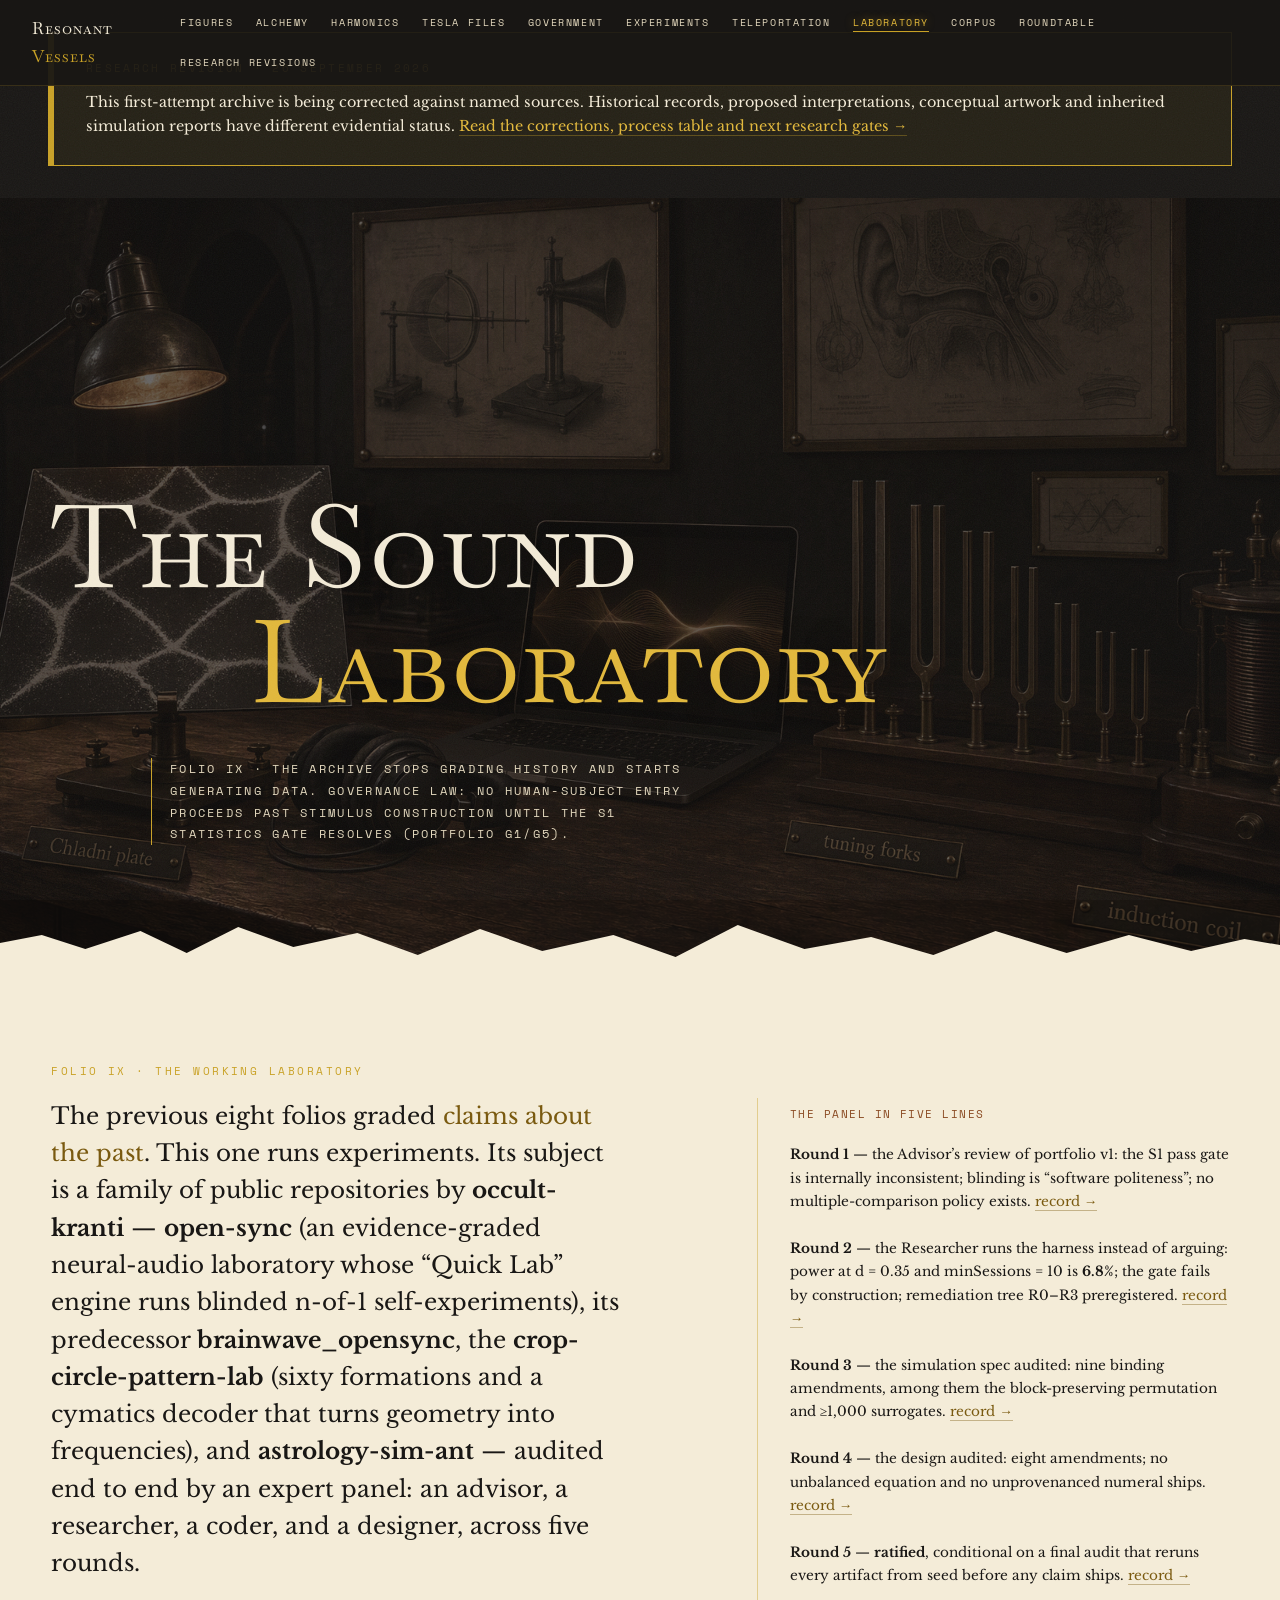
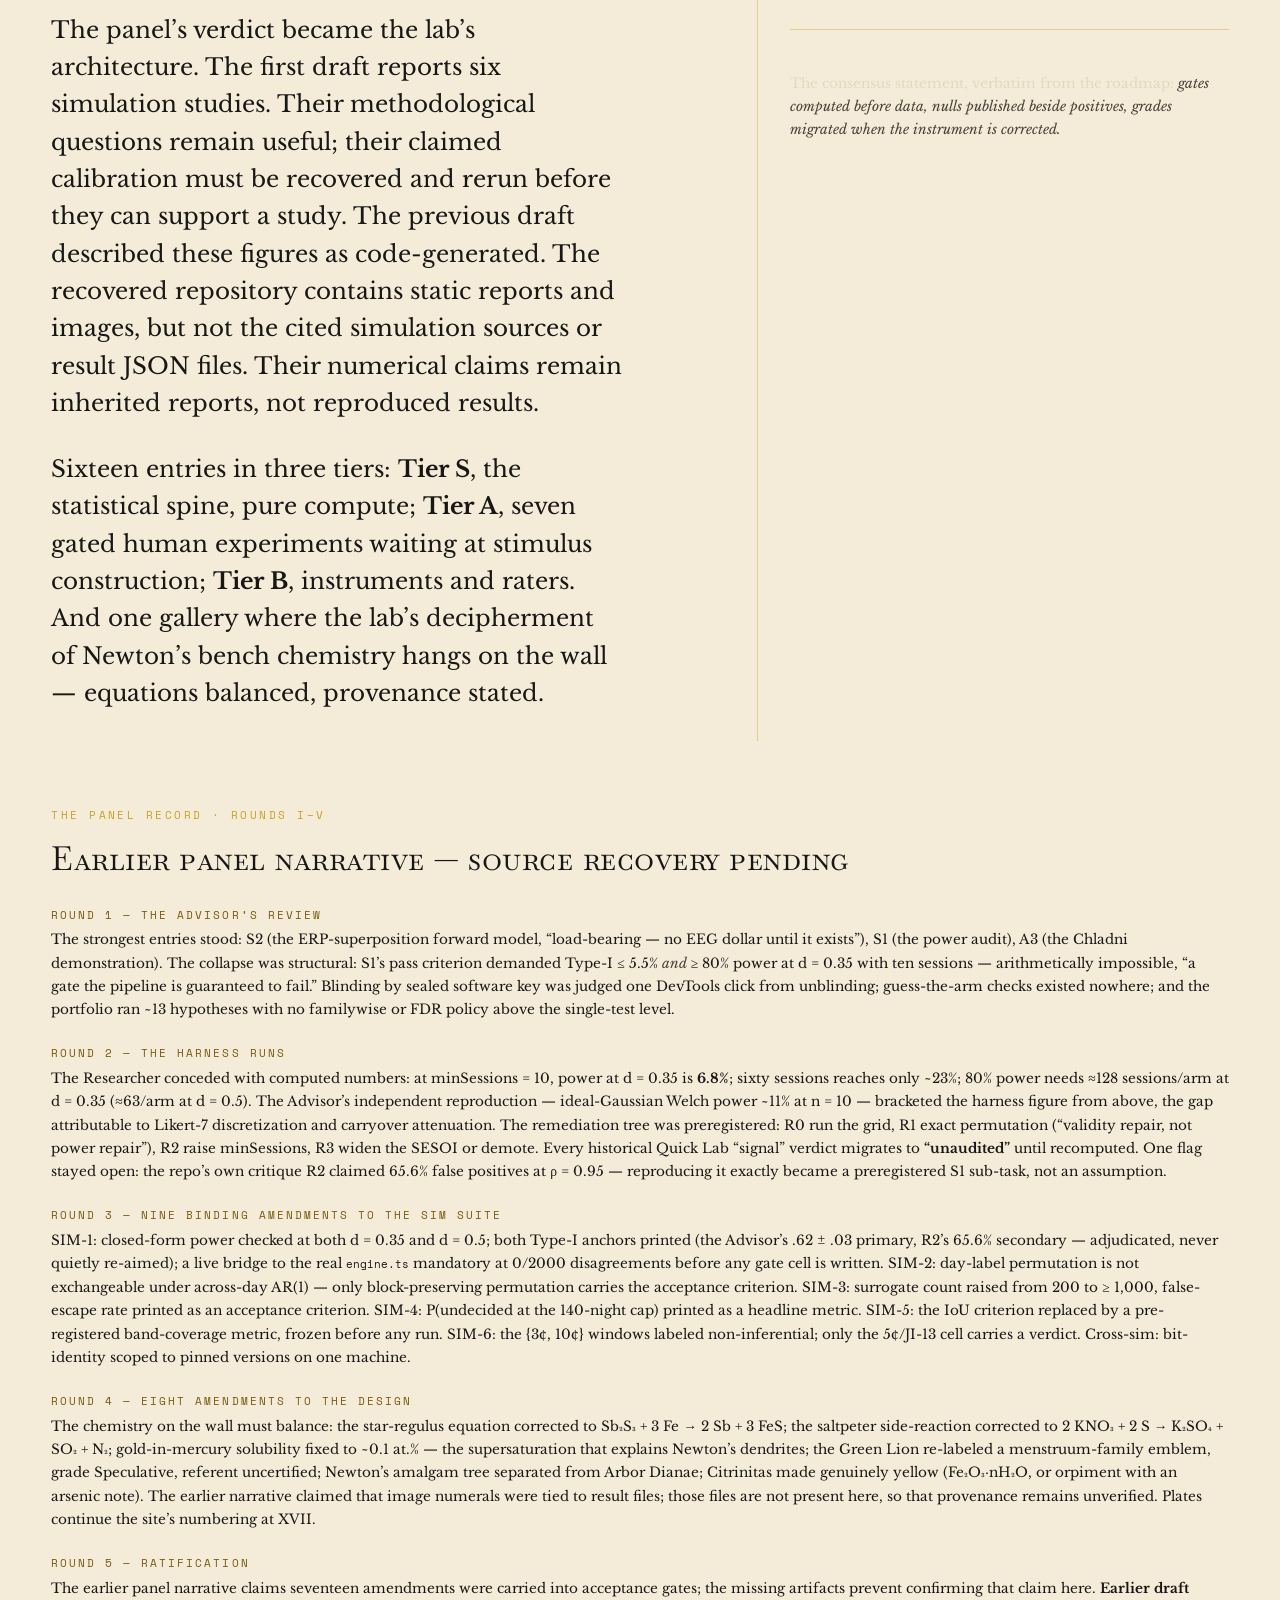
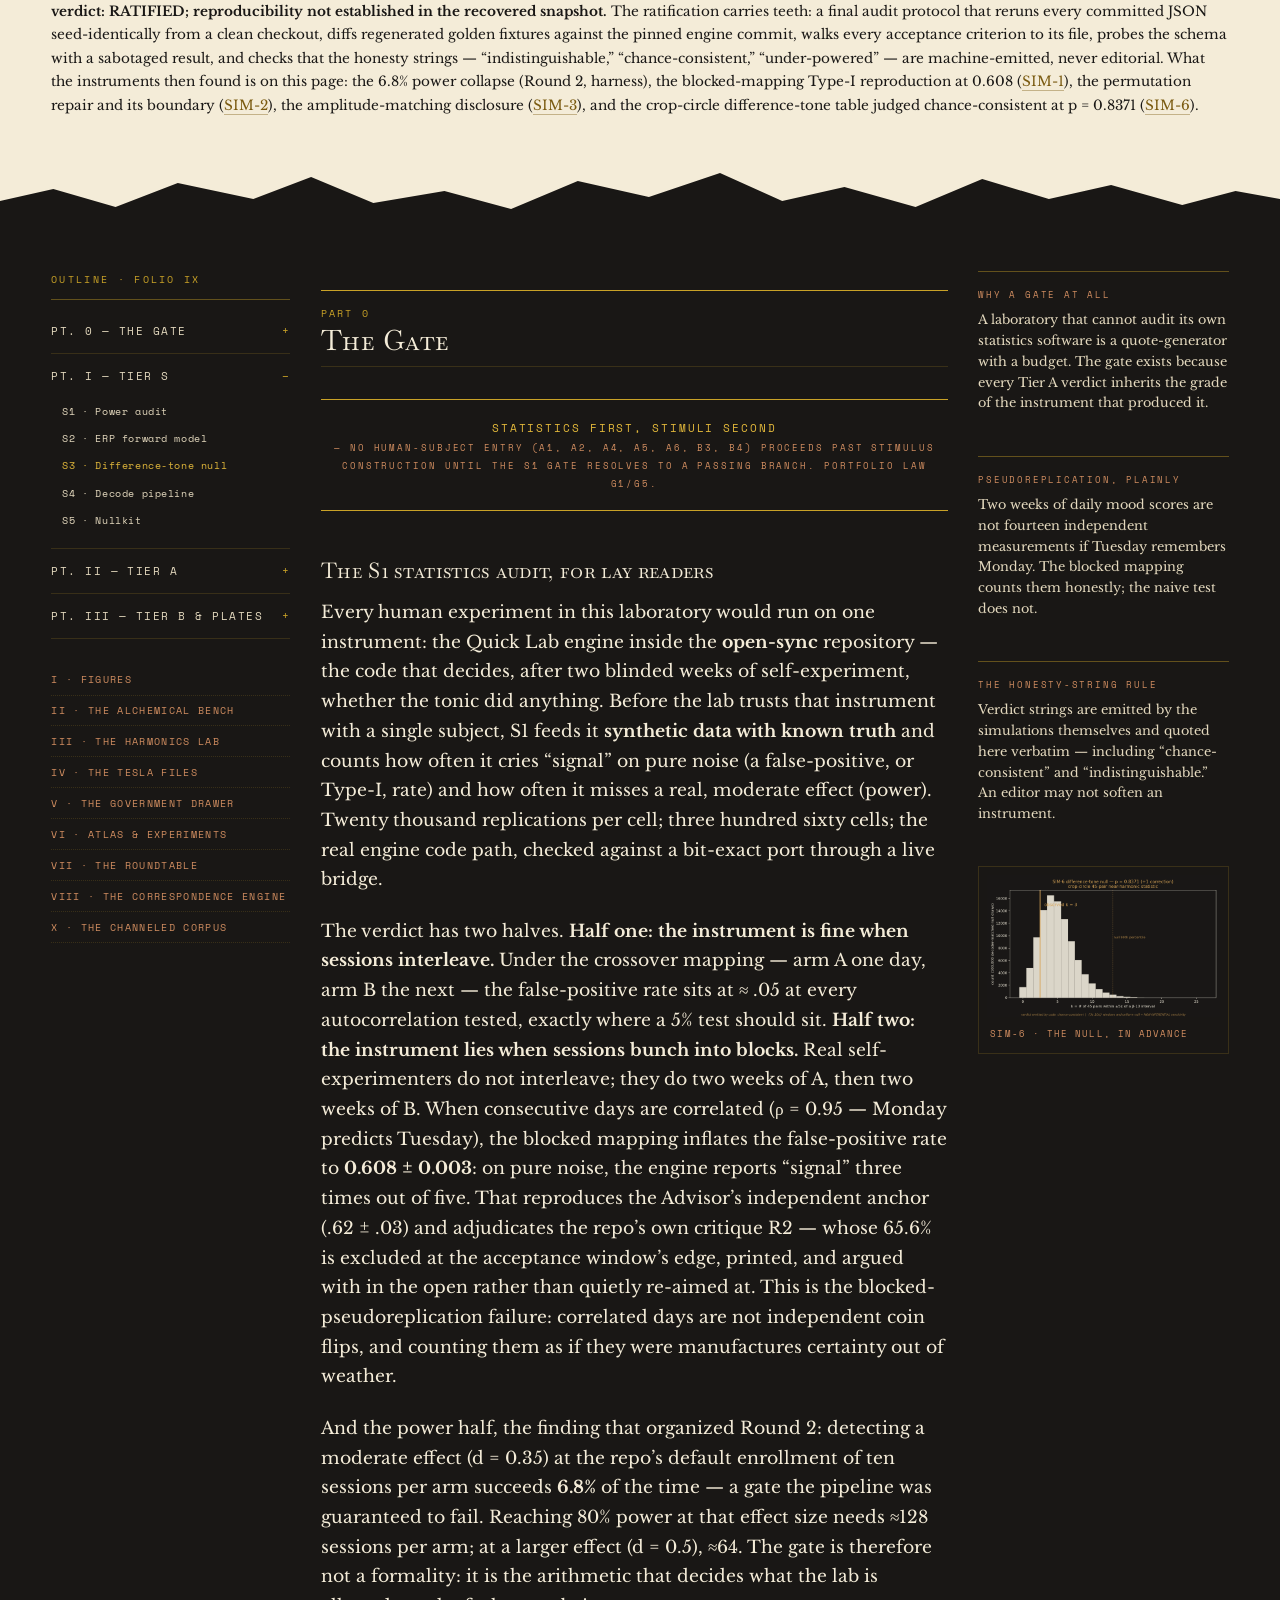
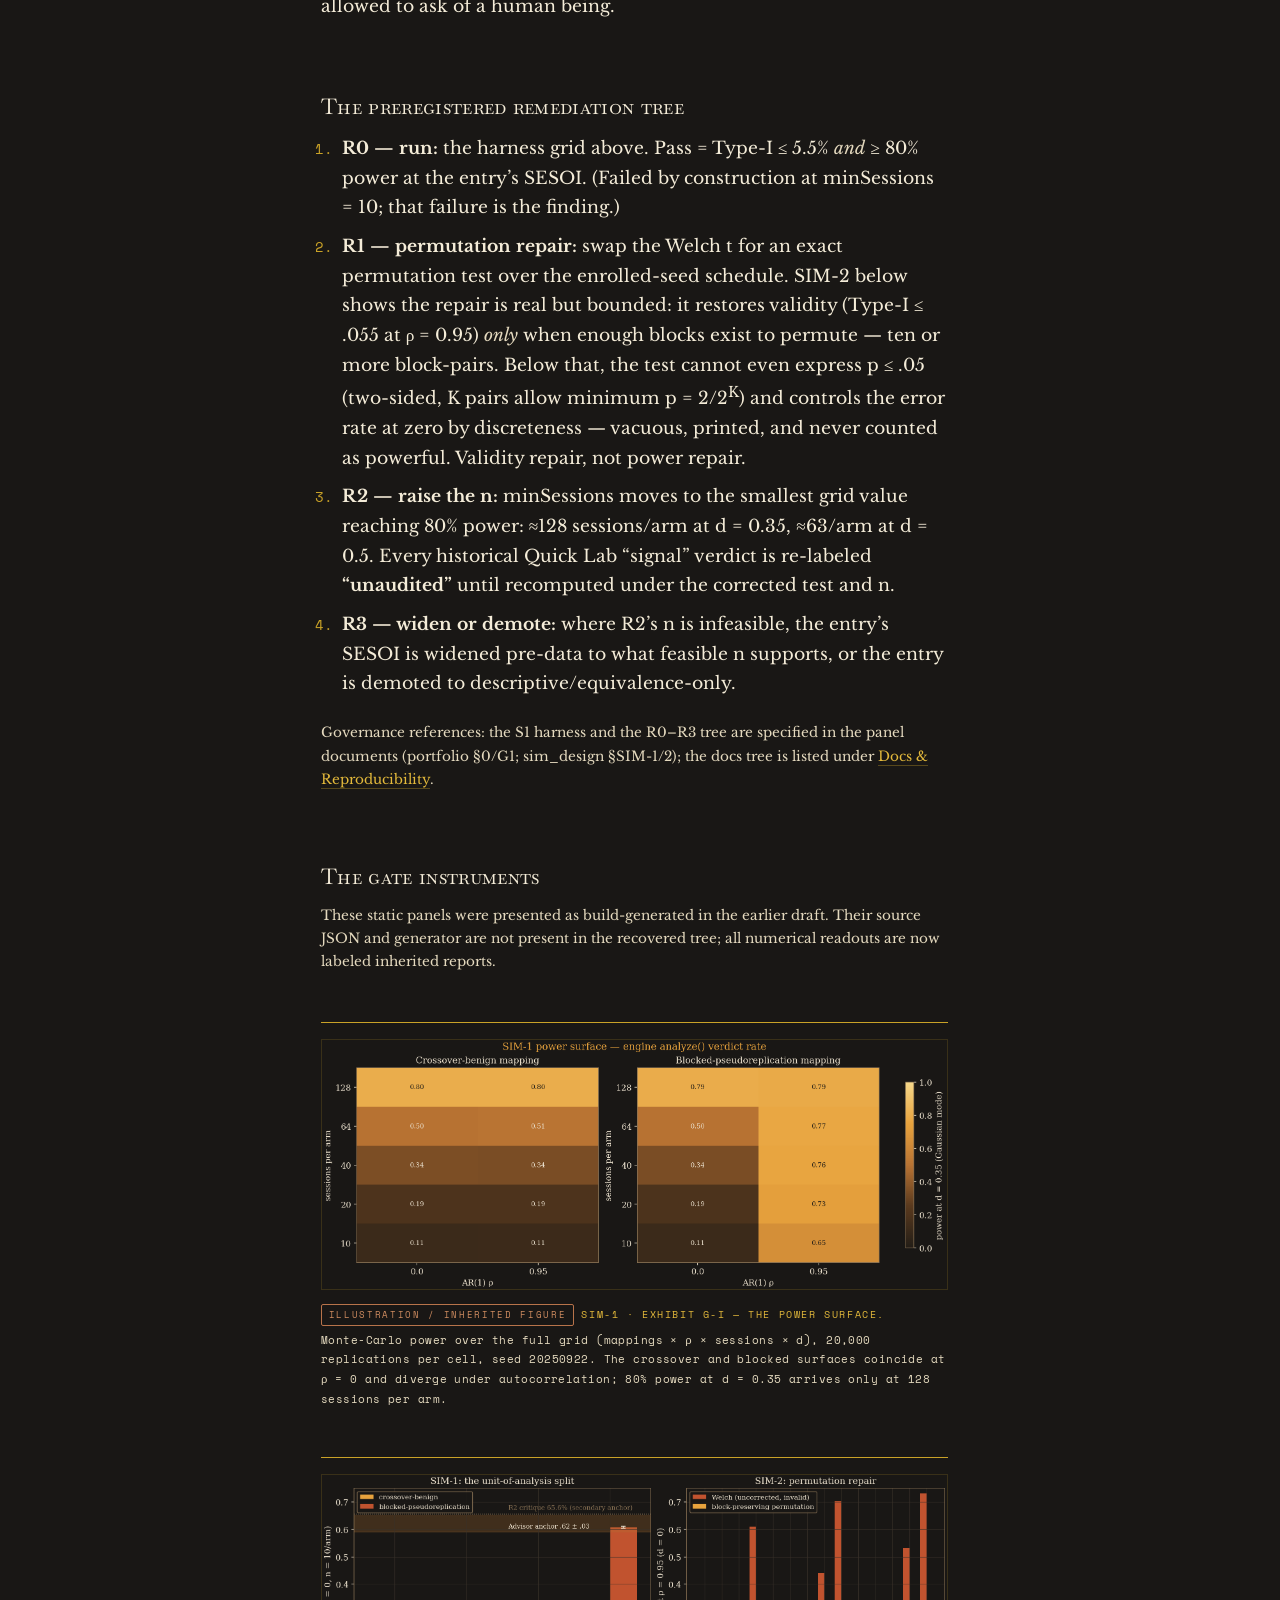
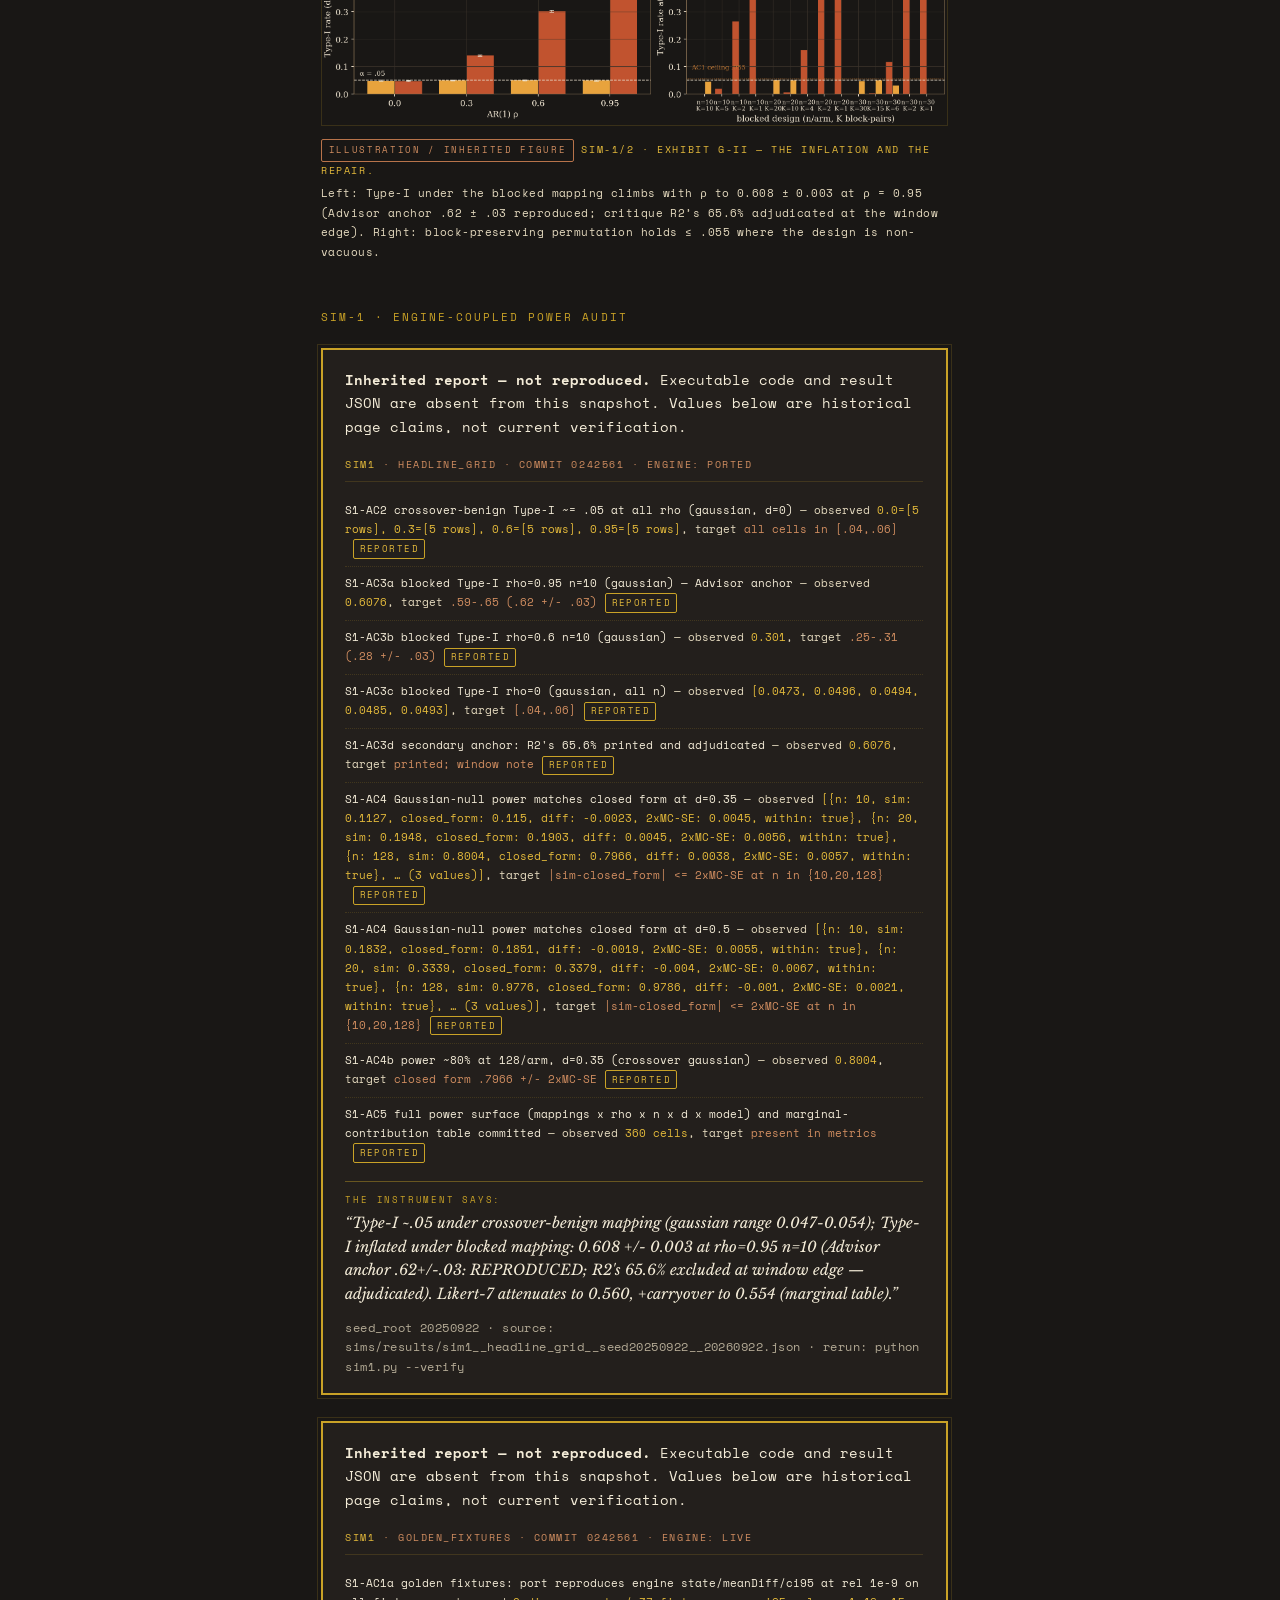
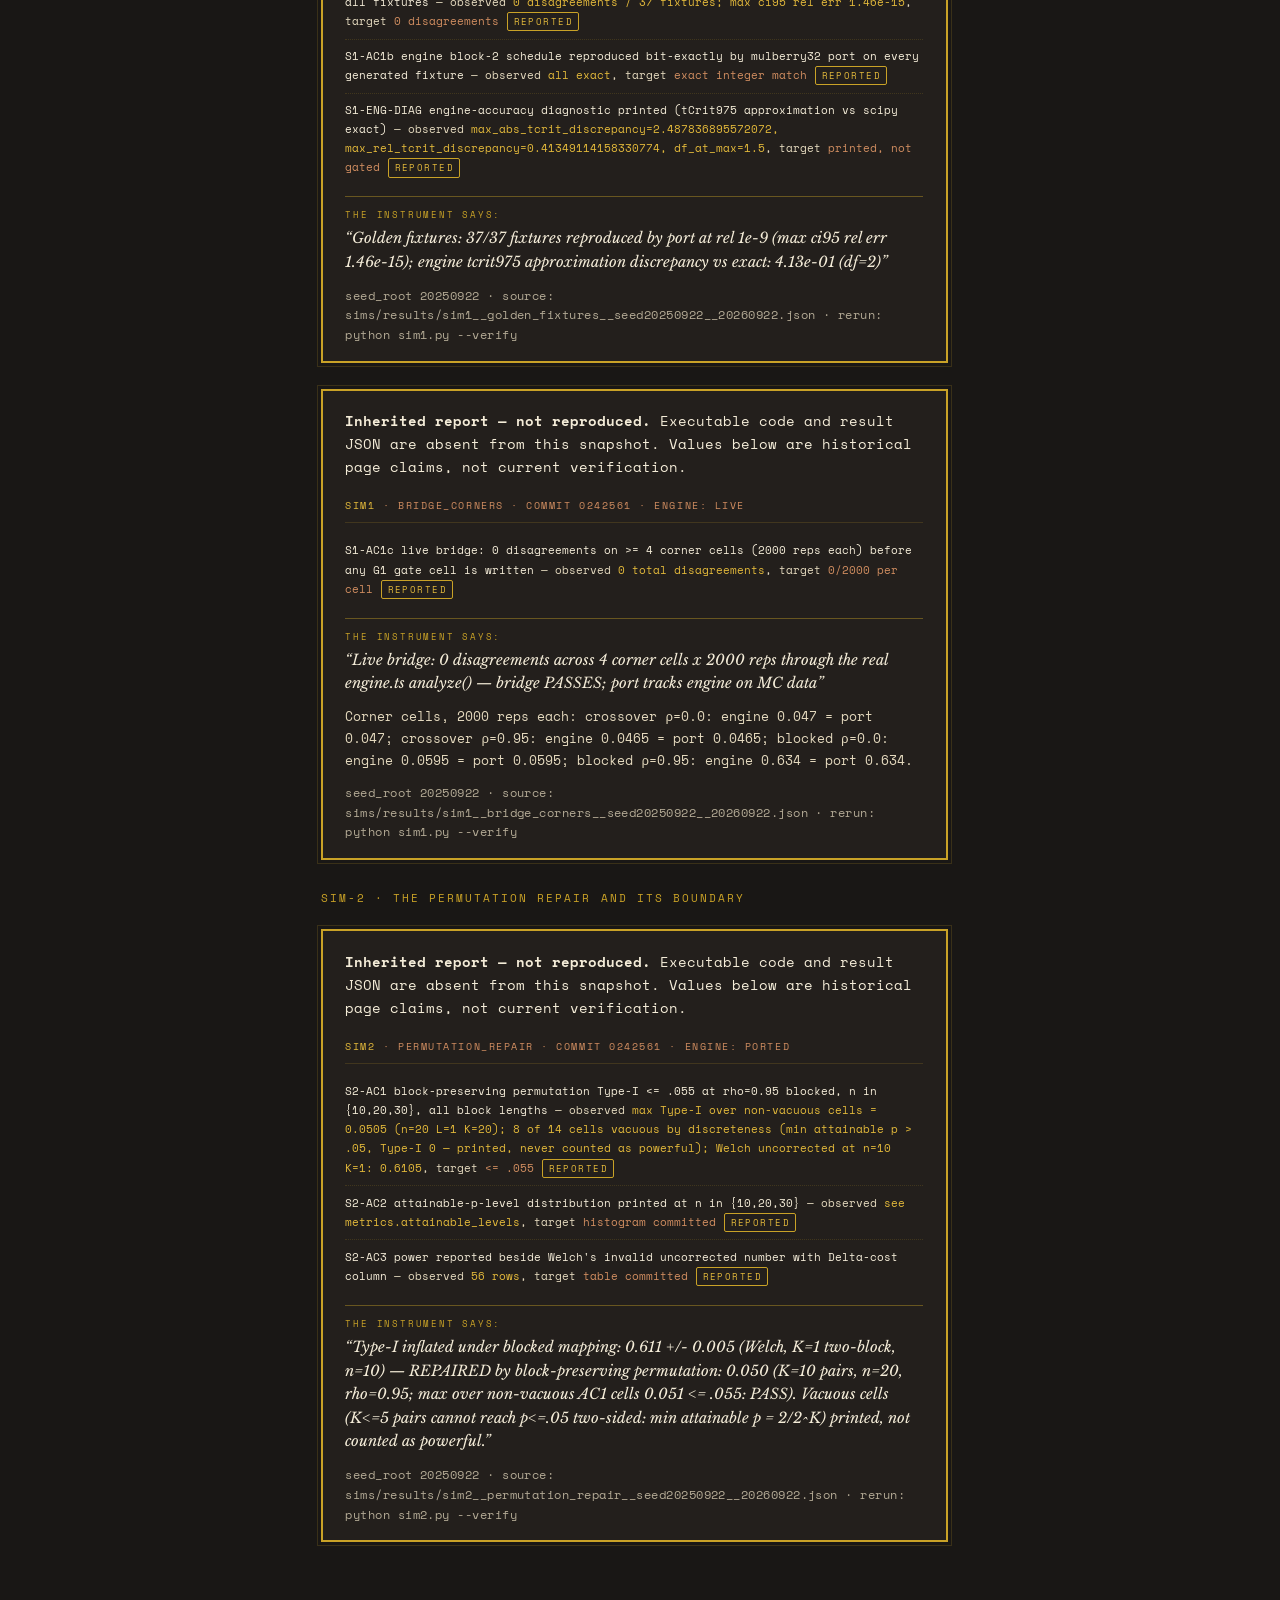
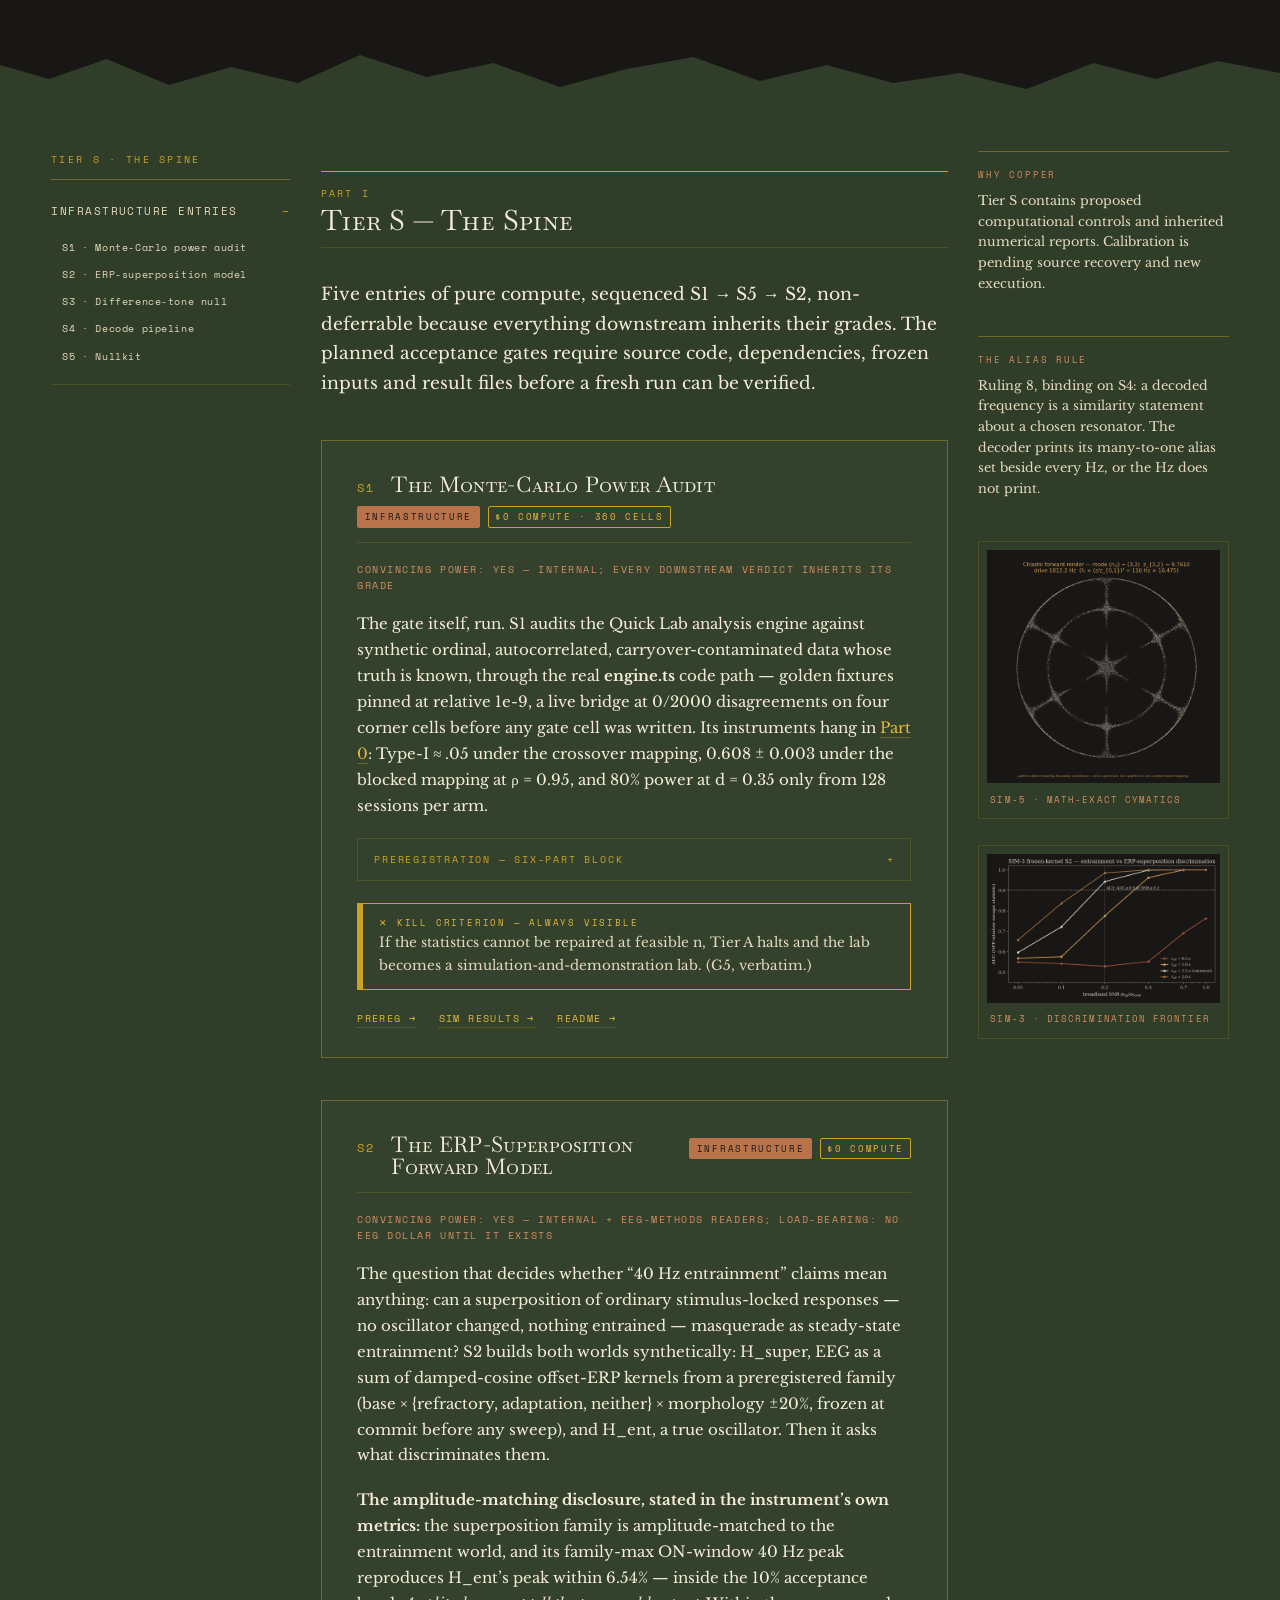
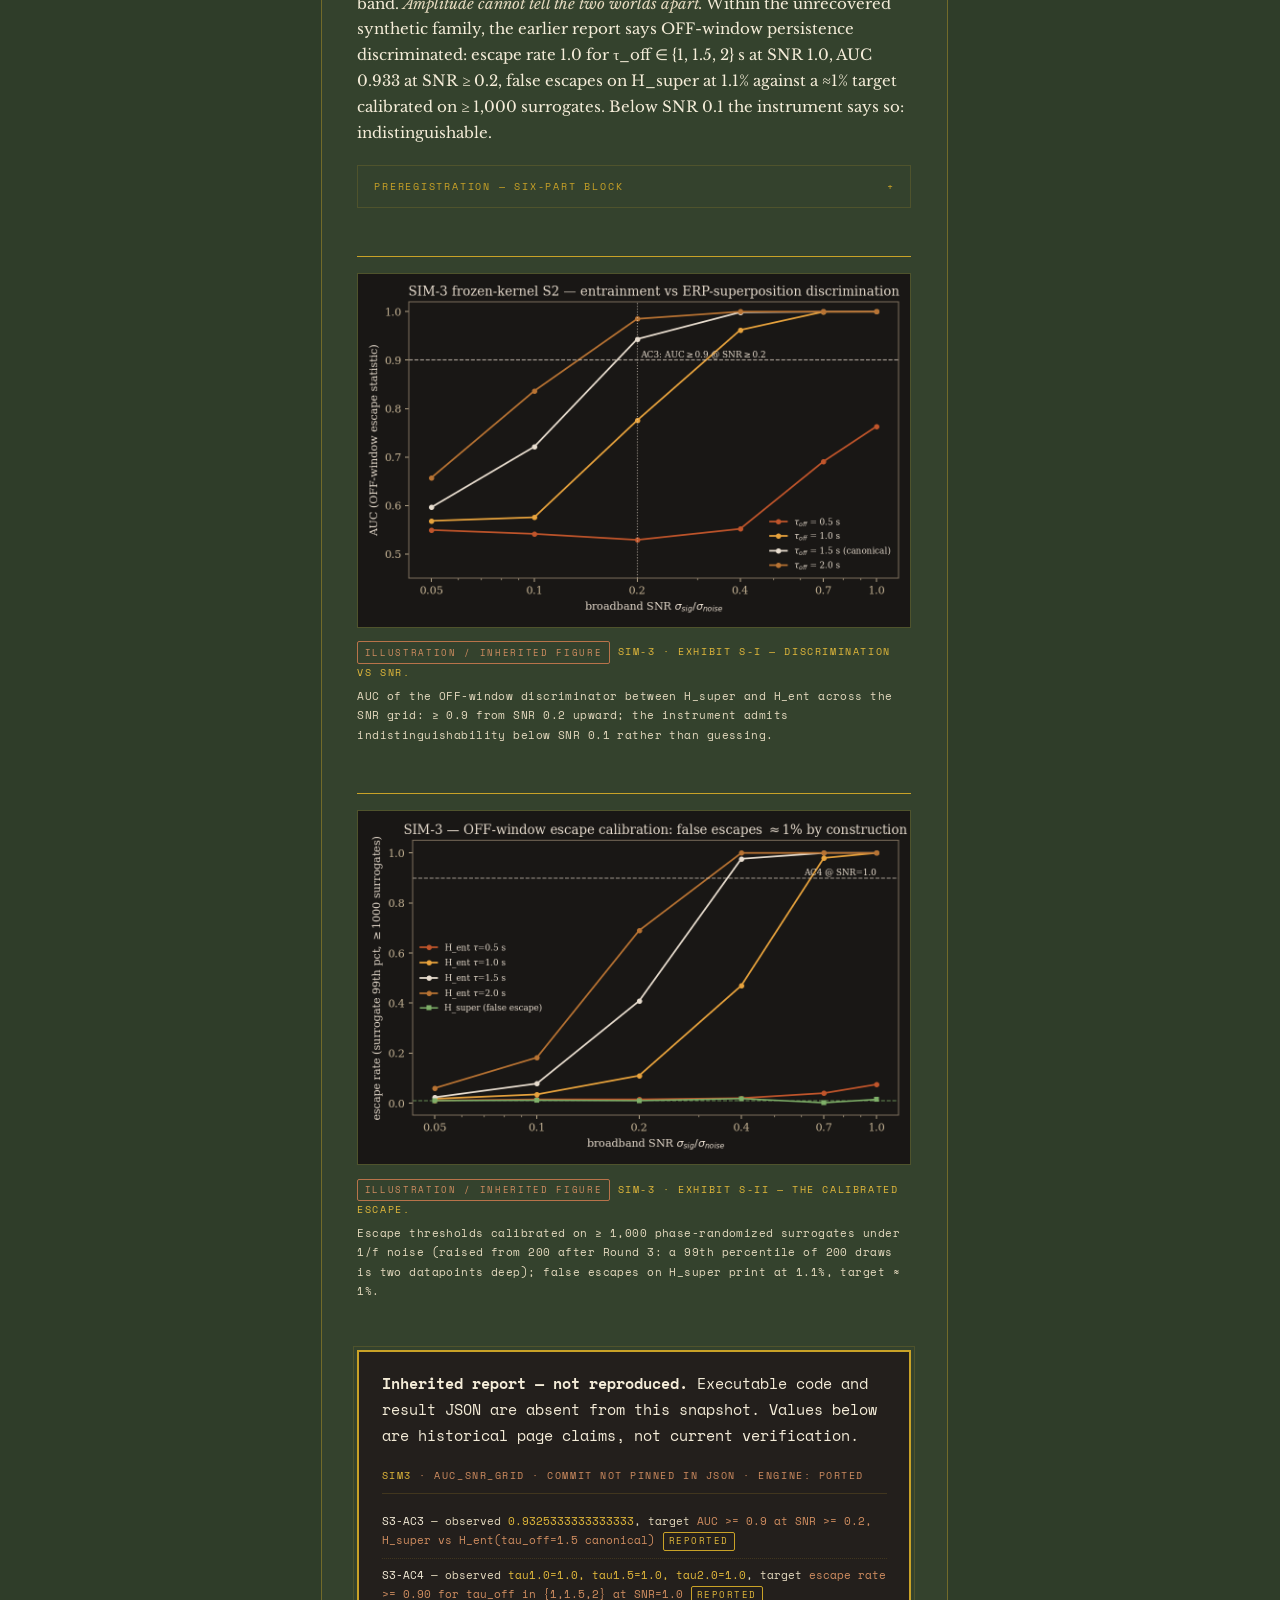
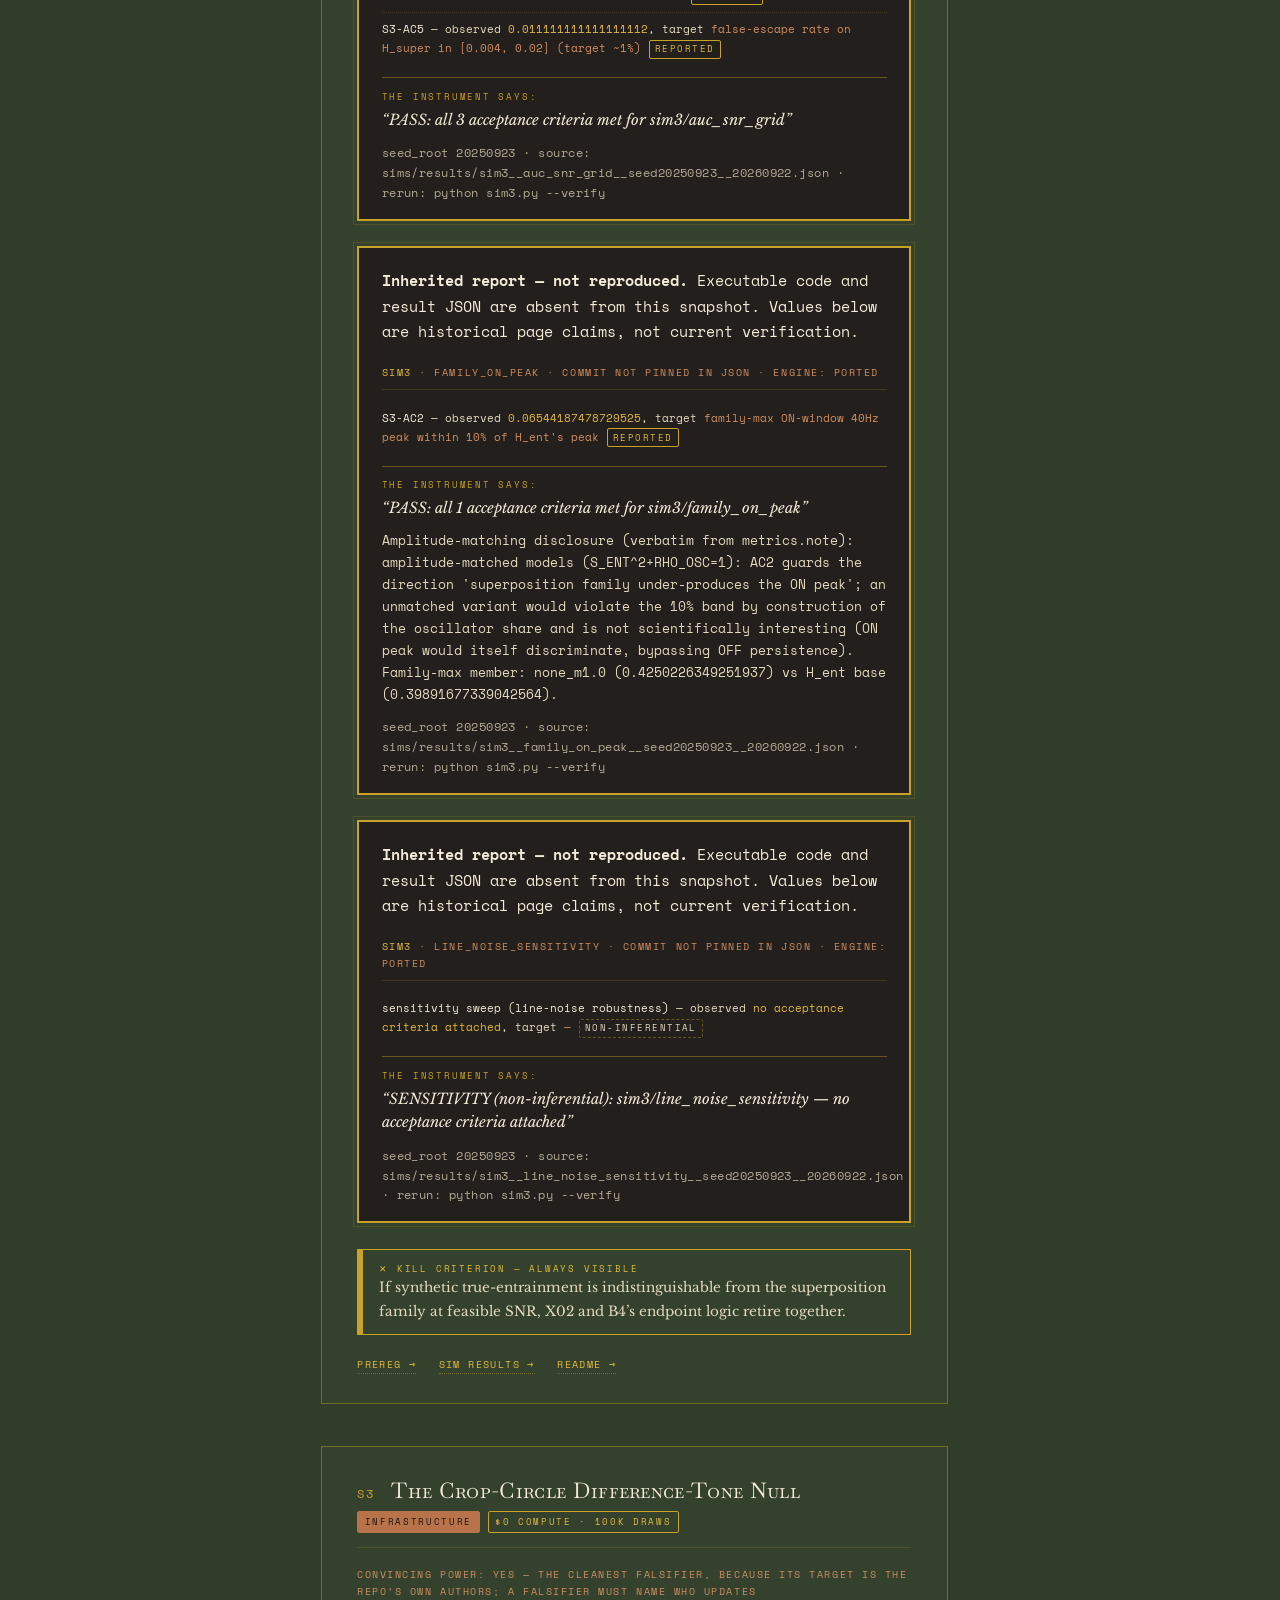
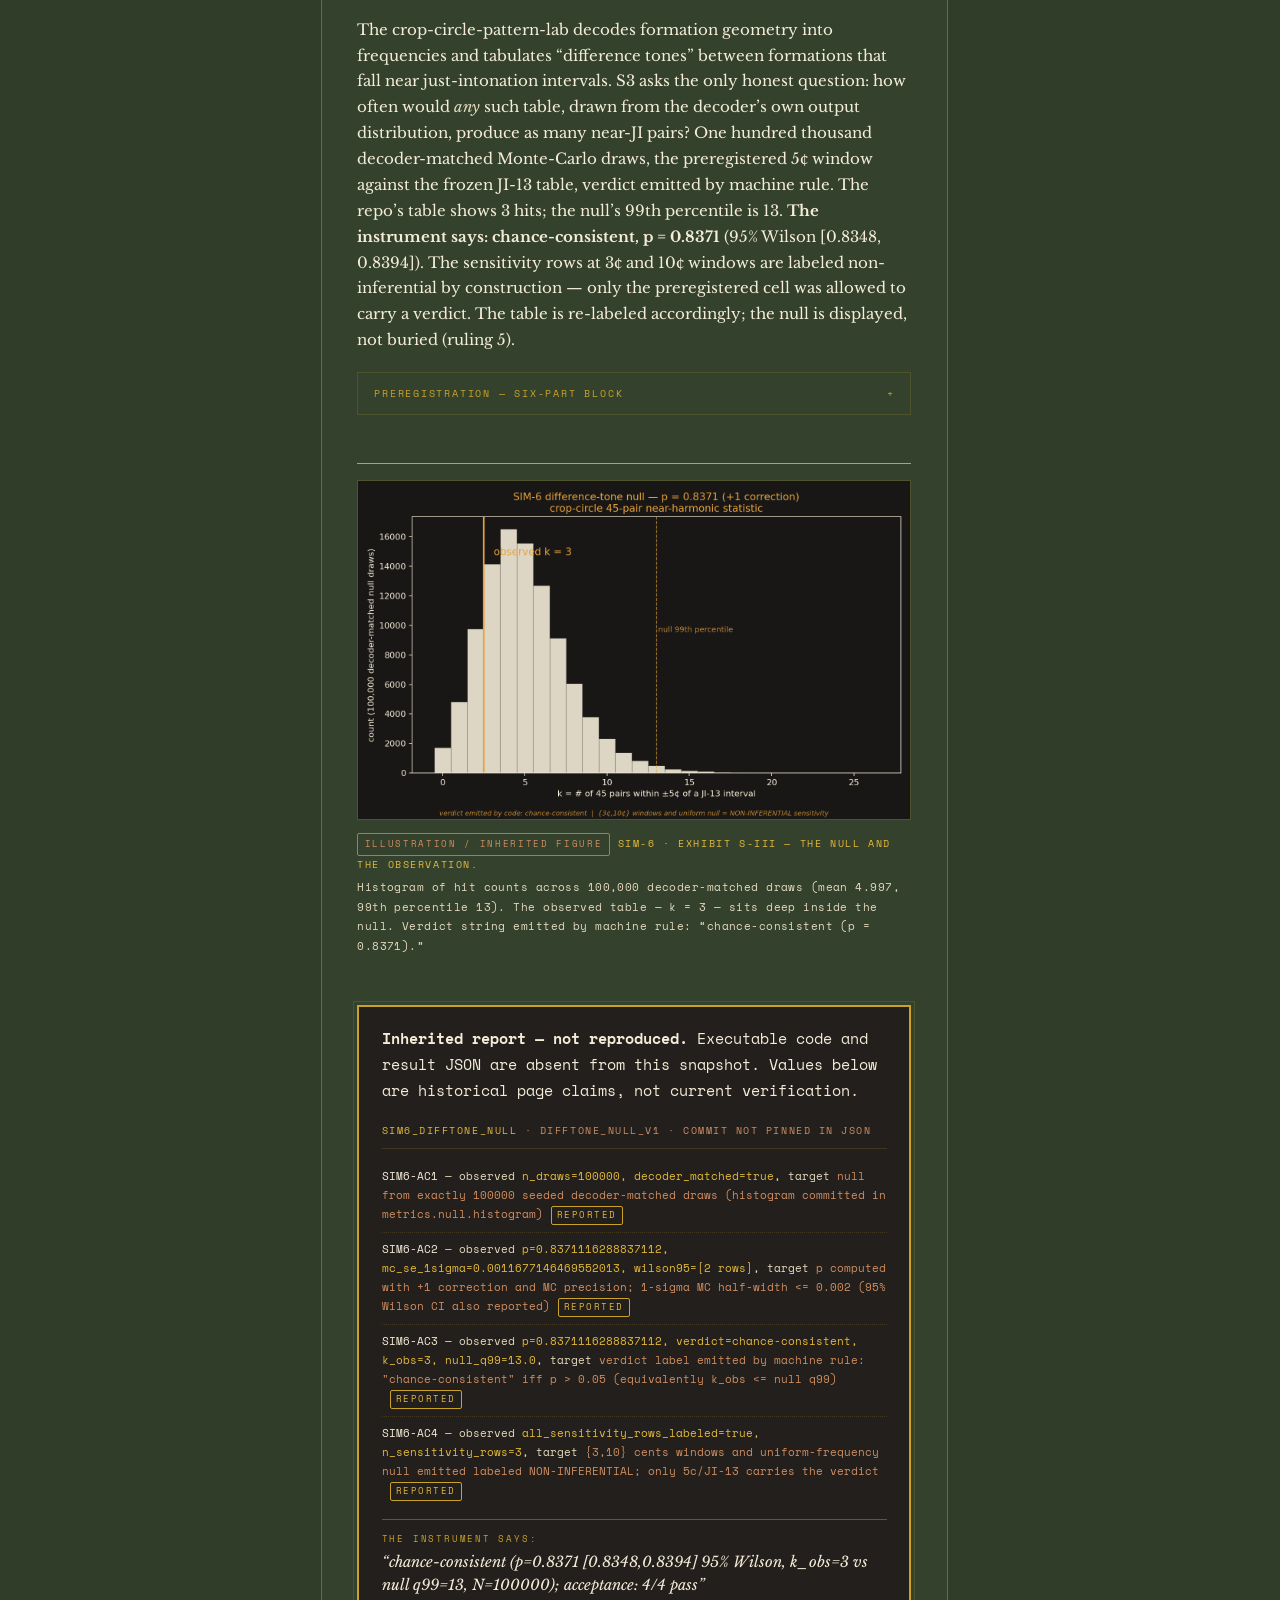
<file: lab.html>
<!DOCTYPE html>
<html lang="en">
<head>
<meta charset="UTF-8">
<meta name="viewport" content="width=device-width, initial-scale=1.0">
<title>The Sound Laboratory — Resonant Vessels</title>
<meta name="description" content="Inherited simulation reports, proposed experiments and a transparent recovery plan. Numerical claims await executable source recovery.">
<link rel="preconnect" href="https://fonts.googleapis.com">
<link rel="preconnect" href="https://fonts.gstatic.com" crossorigin>
<link href="https://fonts.googleapis.com/css2?family=Baskervville+SC&family=Libre+Baskerville:ital,wght@0,400;0,700;1,400&family=Space+Mono:wght@400;700&display=swap" rel="stylesheet">
<link rel="stylesheet" href="css/style.css">
</head>
<body>
<div class="grain" aria-hidden="true"></div>

<header class="topbar">
  <a class="brand" href="index.html">Resonant <span class="amp">Vessels</span></a>
  <nav aria-label="Archive sections">
    <a href="figures.html">Figures</a>
    <a href="alchemy.html">Alchemy</a>
    <a href="harmonics.html">Harmonics</a>
    <a href="tesla_files.html">Tesla Files</a>
    <a href="government.html">Government</a>
    <a href="experiments.html">Experiments</a>
    <a href="teleportation.html">Teleportation</a>
    <a href="lab.html" class="active">Laboratory</a>
    <a href="bashar.html">Corpus</a>
    <a href="roundtable.html">Roundtable</a>
    <a href="research-corrections.html">Research revisions</a>
  </nav>
</header>
<aside class="safety-banner" aria-label="Research revision" style="margin:2rem auto;max-width:74rem;">
  <span class="sb-title">Research revision · 26 September 2026</span>
  <p>This first-attempt archive is being corrected against named sources. Historical records, proposed interpretations, conceptual artwork and inherited simulation reports have different evidential status. <a href="research-corrections.html">Read the corrections, process table and next research gates →</a></p>
</aside>

<!-- ================= HERO ================= -->
<section class="hero" id="top" style="min-height:86vh;">
  <div class="hero-media" aria-hidden="true">
    <img src="assets/lab_hero.png" alt="" loading="eager">
  </div>
  <div class="hero-veil" aria-hidden="true"></div>
  <div class="hero-inner">
    <div class="hero-title-block">
      <div class="line-a fade-in">
        <h1>The Sound</h1>
      </div>
      <div class="line-b fade-in">
        <h1><span class="gold">Laboratory</span></h1>
      </div>
      <div class="line-c fade-in">
        <p class="hero-sub">Folio IX · The archive stops grading history and starts generating data. Governance law: no human-subject entry proceeds past stimulus construction until the S1 statistics gate resolves (portfolio G1/G5).</p>
      </div>
      <div class="hero-rule fade-in">Seed 20250922 · Sixteen entries · Nulls displayed, not buried</div>
    </div>
  </div>
</section>

<!-- torn transition I : parchment over ink -->
<div class="torn" aria-hidden="true">
  <svg viewBox="0 0 1440 64" preserveAspectRatio="none">
    <polygon fill="#F4ECD8" points="0,64 0,34 47,26 96,40 158,22 210,44 268,18 330,38 402,24 470,46 540,20 610,42 690,26 760,48 830,16 905,40 980,28 1050,46 1120,22 1200,44 1270,26 1340,42 1400,30 1440,36 1440,64"/>
  </svg>
</div>

<!-- ================= INTRO (light) ================= -->
<section class="section-light" id="intro">
  <div class="wrap">
    <span class="kicker fade-in">Folio IX · The Working Laboratory</span>
    <div class="manifesto-grid">
      <div class="lead-col fade-in">
        <p class="lead-para">The previous eight folios graded <span class="gold">claims about the past</span>. This one runs experiments. Its subject is a family of public repositories by <strong>occult-kranti</strong> — <strong>open-sync</strong> (an evidence-graded neural-audio laboratory whose &ldquo;Quick Lab&rdquo; engine runs blinded n-of-1 self-experiments), its predecessor <strong>brainwave_opensync</strong>, the <strong>crop-circle-pattern-lab</strong> (sixty formations and a cymatics decoder that turns geometry into frequencies), and <strong>astrology-sim-ant</strong> — audited end to end by an expert panel: an advisor, a researcher, a coder, and a designer, across five rounds.</p>
        <p class="lead-para">The panel&rsquo;s verdict became the lab&rsquo;s architecture. The first draft reports six simulation studies. Their methodological questions remain useful; their claimed calibration must be recovered and rerun before they can support a study. The previous draft described these figures as code-generated. The recovered repository contains static reports and images, but not the cited simulation sources or result JSON files. Their numerical claims remain inherited reports, not reproduced results.</p>
        <p class="lead-para">Sixteen entries in three tiers: <strong>Tier S</strong>, the statistical spine, pure compute; <strong>Tier A</strong>, seven gated human experiments waiting at stimulus construction; <strong>Tier B</strong>, instruments and raters. And one gallery where the lab&rsquo;s decipherment of Newton&rsquo;s bench chemistry hangs on the wall — equations balanced, provenance stated.</p>
      </div>
      <div class="side-col fade-in">
        <span class="mono-label" style="color:#8a4a22;">The Panel in Five Lines</span>
        <p class="small" style="margin-top:1rem;">
          <strong>Round 1</strong> — the Advisor&rsquo;s review of portfolio v1: the S1 pass gate is internally inconsistent; blinding is &ldquo;software politeness&rdquo;; no multiple-comparison policy exists. <a href="#rec-r1">record →</a><br><br>
          <strong>Round 2</strong> — the Researcher runs the harness instead of arguing: power at d&nbsp;=&nbsp;0.35 and minSessions&nbsp;=&nbsp;10 is <strong>6.8%</strong>; the gate fails by construction; remediation tree R0–R3 preregistered. <a href="#rec-r2">record →</a><br><br>
          <strong>Round 3</strong> — the simulation spec audited: nine binding amendments, among them the block-preserving permutation and ≥1,000 surrogates. <a href="#rec-r3">record →</a><br><br>
          <strong>Round 4</strong> — the design audited: eight amendments; no unbalanced equation and no unprovenanced numeral ships. <a href="#rec-r4">record →</a><br><br>
          <strong>Round 5</strong> — <strong>ratified</strong>, conditional on a final audit that reruns every artifact from seed before any claim ships. <a href="#rec-r5">record →</a>
        </p>
        <hr class="gold-rule">
        <p class="small dim">The consensus statement, verbatim from the roadmap: <em>gates computed before data, nulls published beside positives, grades migrated when the instrument is corrected.</em></p>
      </div>
    </div>

    <!-- ============ PANEL RECORD ============ -->
    <div id="panel-record" style="margin-top:4rem;">
      <span class="kicker">The Panel Record · Rounds I–V</span>
      <h2 class="display-md" style="margin-bottom:2rem;">Earlier panel narrative — source recovery pending</h2>

      <section id="rec-r1">
        <h4 style="font-family:var(--mono); font-size:0.7rem; letter-spacing:0.18em; text-transform:uppercase; color:#7a5a10; margin:1.6rem 0 0.5rem;">Round 1 — The Advisor&rsquo;s Review</h4>
        <p class="small">The strongest entries stood: S2 (the ERP-superposition forward model, &ldquo;load-bearing — no EEG dollar until it exists&rdquo;), S1 (the power audit), A3 (the Chladni demonstration). The collapse was structural: S1&rsquo;s pass criterion demanded Type-I ≤ 5.5% <em>and</em> ≥ 80% power at d = 0.35 with ten sessions — arithmetically impossible, &ldquo;a gate the pipeline is guaranteed to fail.&rdquo; Blinding by sealed software key was judged one DevTools click from unblinding; guess-the-arm checks existed nowhere; and the portfolio ran ~13 hypotheses with no familywise or FDR policy above the single-test level.</p>
      </section>
      <section id="rec-r2">
        <h4 style="font-family:var(--mono); font-size:0.7rem; letter-spacing:0.18em; text-transform:uppercase; color:#7a5a10; margin:1.6rem 0 0.5rem;">Round 2 — The Harness Runs</h4>
        <p class="small">The Researcher conceded with computed numbers: at minSessions = 10, power at d = 0.35 is <strong>6.8%</strong>; sixty sessions reaches only ~23%; 80% power needs ≈128 sessions/arm at d = 0.35 (≈63/arm at d = 0.5). The Advisor&rsquo;s independent reproduction — ideal-Gaussian Welch power ~11% at n = 10 — bracketed the harness figure from above, the gap attributable to Likert-7 discretization and carryover attenuation. The remediation tree was preregistered: R0 run the grid, R1 exact permutation (&ldquo;validity repair, not power repair&rdquo;), R2 raise minSessions, R3 widen the SESOI or demote. Every historical Quick Lab &ldquo;signal&rdquo; verdict migrates to <strong>&ldquo;unaudited&rdquo;</strong> until recomputed. One flag stayed open: the repo&rsquo;s own critique R2 claimed 65.6% false positives at ρ = 0.95 — reproducing it exactly became a preregistered S1 sub-task, not an assumption.</p>
      </section>
      <section id="rec-r3">
        <h4 style="font-family:var(--mono); font-size:0.7rem; letter-spacing:0.18em; text-transform:uppercase; color:#7a5a10; margin:1.6rem 0 0.5rem;">Round 3 — Nine Binding Amendments to the Sim Suite</h4>
        <p class="small">SIM-1: closed-form power checked at both d = 0.35 and d = 0.5; both Type-I anchors printed (the Advisor&rsquo;s .62 ± .03 primary, R2&rsquo;s 65.6% secondary — adjudicated, never quietly re-aimed); a live bridge to the real <span style="font-family:var(--mono); font-size:0.8em;">engine.ts</span> mandatory at 0/2000 disagreements before any gate cell is written. SIM-2: day-label permutation is not exchangeable under across-day AR(1) — only block-preserving permutation carries the acceptance criterion. SIM-3: surrogate count raised from 200 to ≥ 1,000, false-escape rate printed as an acceptance criterion. SIM-4: P(undecided at the 140-night cap) printed as a headline metric. SIM-5: the IoU criterion replaced by a pre-registered band-coverage metric, frozen before any run. SIM-6: the {3¢, 10¢} windows labeled non-inferential; only the 5¢/JI-13 cell carries a verdict. Cross-sim: bit-identity scoped to pinned versions on one machine.</p>
      </section>
      <section id="rec-r4">
        <h4 style="font-family:var(--mono); font-size:0.7rem; letter-spacing:0.18em; text-transform:uppercase; color:#7a5a10; margin:1.6rem 0 0.5rem;">Round 4 — Eight Amendments to the Design</h4>
        <p class="small">The chemistry on the wall must balance: the star-regulus equation corrected to Sb₂S₃ + 3 Fe → 2 Sb + 3 FeS; the saltpeter side-reaction corrected to 2 KNO₃ + 2 S → K₂SO₄ + SO₂ + N₂; gold-in-mercury solubility fixed to ~0.1 at.% — the supersaturation that explains Newton&rsquo;s dendrites; the Green Lion re-labeled a menstruum-family emblem, grade Speculative, referent uncertified; Newton&rsquo;s amalgam tree separated from Arbor Dianae; Citrinitas made genuinely yellow (Fe₂O₃·nH₂O, or orpiment with an arsenic note). The earlier narrative claimed that image numerals were tied to result files; those files are not present here, so that provenance remains unverified. Plates continue the site&rsquo;s numbering at XVII.</p>
      </section>
      <section id="rec-r5">
        <h4 style="font-family:var(--mono); font-size:0.7rem; letter-spacing:0.18em; text-transform:uppercase; color:#7a5a10; margin:1.6rem 0 0.5rem;">Round 5 — Ratification</h4>
        <p class="small">The earlier panel narrative claims seventeen amendments were carried into acceptance gates; the missing artifacts prevent confirming that claim here. <strong>Earlier draft verdict: RATIFIED; reproducibility not established in the recovered snapshot.</strong> The ratification carries teeth: a final audit protocol that reruns every committed JSON seed-identically from a clean checkout, diffs regenerated golden fixtures against the pinned engine commit, walks every acceptance criterion to its file, probes the schema with a sabotaged result, and checks that the honesty strings — &ldquo;indistinguishable,&rdquo; &ldquo;chance-consistent,&rdquo; &ldquo;under-powered&rdquo; — are machine-emitted, never editorial. What the instruments then found is on this page: the 6.8% power collapse (Round 2, harness), the blocked-mapping Type-I reproduction at 0.608 (<a href="#inst-sim1-headline_grid">SIM-1</a>), the permutation repair and its boundary (<a href="#inst-sim2-permutation_repair">SIM-2</a>), the amplitude-matching disclosure (<a href="#inst-sim3-family_on_peak">SIM-3</a>), and the crop-circle difference-tone table judged chance-consistent at p = 0.8371 (<a href="#inst-sim6_difftone_null-difftone_null_v1">SIM-6</a>).</p>
      </section>
    </div>
  </div>
</section>

<!-- torn transition II : ink over parchment -->
<div class="torn" aria-hidden="true">
  <svg viewBox="0 0 1440 64" preserveAspectRatio="none">
    <polygon fill="#191715" points="0,64 0,42 60,30 130,48 200,24 285,40 350,18 420,44 500,32 575,50 650,22 730,38 810,14 880,42 950,28 1030,48 1105,20 1180,40 1250,26 1330,46 1390,32 1440,40 1440,64"/>
  </svg>
</div>

<!-- ================= PART 0 — THE GATE (ink) ================= -->
<div class="section-ink" id="gate-band">
  <div class="triptych">
    <aside class="outline" aria-label="Page outline">
      <div class="outline-title">Outline · Folio IX</div>
      <details open>
        <summary>Pt. 0 — The Gate</summary>
        <ul>
          <li><a href="#gate">The S1 statistics gate</a></li>
          <li><a href="#gate-tree">The remediation tree</a></li>
          <li><a href="#gate-instruments">Gate instruments</a></li>
        </ul>
      </details>
      <details>
        <summary>Pt. I — Tier S</summary>
        <ul>
          <li><a href="#s1">S1 · Power audit</a></li>
          <li><a href="#s2">S2 · ERP forward model</a></li>
          <li><a href="#s3">S3 · Difference-tone null</a></li>
          <li><a href="#s4">S4 · Decode pipeline</a></li>
          <li><a href="#s5">S5 · Nullkit</a></li>
        </ul>
      </details>
      <details>
        <summary>Pt. II — Tier A</summary>
        <ul>
          <li><a href="#a1">A1–A2 · Beats &amp; retunes</a></li>
          <li><a href="#a3">A3 · Chladni plate</a></li>
          <li><a href="#a4">A4 · Dream cue</a></li>
          <li><a href="#a5">A5–A7 · Breath, infrasound, ice</a></li>
        </ul>
      </details>
      <details>
        <summary>Pt. III — Tier B &amp; Plates</summary>
        <ul>
          <li><a href="#tier-b">B1–B4 · Instruments &amp; raters</a></li>
          <li><a href="#decipherments">Alchemy deciphered</a></li>
          <li><a href="#docs">Docs &amp; reproducibility</a></li>
        </ul>
      </details>
      <div class="crossnav">
        <a href="figures.html">I · Figures</a>
        <a href="alchemy.html">II · The Alchemical Bench</a>
        <a href="harmonics.html">III · The Harmonics Lab</a>
        <a href="tesla_files.html">IV · The Tesla Files</a>
        <a href="government.html">V · The Government Drawer</a>
        <a href="experiments.html">VI · Atlas &amp; Experiments</a>
        <a href="roundtable.html">VII · The Roundtable</a>
        <a href="teleportation.html">VIII · The Correspondence Engine</a>
        <a href="bashar.html">X · The Channeled Corpus</a>
      </div>
    </aside>

    <main class="article">
      <div class="part-header" id="part-gate">
        <span class="part-no">Part 0</span>
        <h2>The Gate</h2>
      </div>

      <div class="house-rule fade-in">
        Statistics first, stimuli second<span class="hr-small">— no human-subject entry (A1, A2, A4, A5, A6, B3, B4) proceeds past stimulus construction until the S1 gate resolves to a passing branch. Portfolio law G1/G5.</span>
      </div>

      <section id="gate">
        <h3>The S1 statistics audit, for lay readers</h3>
        <p>Every human experiment in this laboratory would run on one instrument: the Quick Lab engine inside the <strong>open-sync</strong> repository — the code that decides, after two blinded weeks of self-experiment, whether the tonic did anything. Before the lab trusts that instrument with a single subject, S1 feeds it <strong>synthetic data with known truth</strong> and counts how often it cries &ldquo;signal&rdquo; on pure noise (a false-positive, or Type-I, rate) and how often it misses a real, moderate effect (power). Twenty thousand replications per cell; three hundred sixty cells; the real engine code path, checked against a bit-exact port through a live bridge.</p>
        <p>The verdict has two halves. <strong>Half one: the instrument is fine when sessions interleave.</strong> Under the crossover mapping — arm A one day, arm B the next — the false-positive rate sits at ≈ .05 at every autocorrelation tested, exactly where a 5% test should sit. <strong>Half two: the instrument lies when sessions bunch into blocks.</strong> Real self-experimenters do not interleave; they do two weeks of A, then two weeks of B. When consecutive days are correlated (ρ = 0.95 — Monday predicts Tuesday), the blocked mapping inflates the false-positive rate to <strong>0.608 ± 0.003</strong>: on pure noise, the engine reports &ldquo;signal&rdquo; three times out of five. That reproduces the Advisor&rsquo;s independent anchor (.62 ± .03) and adjudicates the repo&rsquo;s own critique R2 — whose 65.6% is excluded at the acceptance window&rsquo;s edge, printed, and argued with in the open rather than quietly re-aimed at. This is the blocked-pseudoreplication failure: correlated days are not independent coin flips, and counting them as if they were manufactures certainty out of weather.</p>
        <p>And the power half, the finding that organized Round 2: detecting a moderate effect (d = 0.35) at the repo&rsquo;s default enrollment of ten sessions per arm succeeds <strong>6.8%</strong> of the time — a gate the pipeline was guaranteed to fail. Reaching 80% power at that effect size needs ≈128 sessions per arm; at a larger effect (d = 0.5), ≈64. The gate is therefore not a formality: it is the arithmetic that decides what the lab is allowed to ask of a human being.</p>
      </section>

      <section id="gate-tree">
        <h3>The preregistered remediation tree</h3>
        <ol>
          <li><strong>R0 — run:</strong> the harness grid above. Pass = Type-I ≤ 5.5% <em>and</em> ≥ 80% power at the entry&rsquo;s SESOI. (Failed by construction at minSessions = 10; that failure is the finding.)</li>
          <li><strong>R1 — permutation repair:</strong> swap the Welch t for an exact permutation test over the enrolled-seed schedule. SIM-2 below shows the repair is real but bounded: it restores validity (Type-I ≤ .055 at ρ = 0.95) <em>only</em> when enough blocks exist to permute — ten or more block-pairs. Below that, the test cannot even express p ≤ .05 (two-sided, K pairs allow minimum p = 2/2<sup>K</sup>) and controls the error rate at zero by discreteness — vacuous, printed, and never counted as powerful. Validity repair, not power repair.</li>
          <li><strong>R2 — raise the n:</strong> minSessions moves to the smallest grid value reaching 80% power: ≈128 sessions/arm at d = 0.35, ≈63/arm at d = 0.5. Every historical Quick Lab &ldquo;signal&rdquo; verdict is re-labeled <strong>&ldquo;unaudited&rdquo;</strong> until recomputed under the corrected test and n.</li>
          <li><strong>R3 — widen or demote:</strong> where R2&rsquo;s n is infeasible, the entry&rsquo;s SESOI is widened pre-data to what feasible n supports, or the entry is demoted to descriptive/equivalence-only.</li>
        </ol>
        <p class="small dim">Governance references: the S1 harness and the R0–R3 tree are specified in the panel documents (portfolio §0/G1; sim_design §SIM-1/2); the docs tree is listed under <a href="#docs">Docs &amp; Reproducibility</a>.</p>
      </section>

      <section id="gate-instruments">
        <h3>The gate instruments</h3>
        <p class="small dim">These static panels were presented as build-generated in the earlier draft. Their source JSON and generator are not present in the recovered tree; all numerical readouts are now labeled inherited reports.</p>

        <figure class="plate">
          <img src="assets/sim1_power_surface.png" alt="Power surface: Monte-Carlo power across session counts and effect sizes for crossover and blocked mappings" loading="lazy">
          <figcaption><span class="badge speculative">Illustration / inherited figure</span> <span class="plate-no">SIM-1 · Exhibit G-I — The Power Surface.</span><span class="plate-desc">Monte-Carlo power over the full grid (mappings × ρ × sessions × d), 20,000 replications per cell, seed 20250922. The crossover and blocked surfaces coincide at ρ = 0 and diverge under autocorrelation; 80% power at d = 0.35 arrives only at 128 sessions per arm.</span></figcaption>
        </figure>

        <figure class="plate">
          <img src="assets/sim1_sim2_type1.png" alt="Type-I error rates: blocked-mapping inflation under Welch and its repair under block-preserving permutation" loading="lazy">
          <figcaption><span class="badge speculative">Illustration / inherited figure</span> <span class="plate-no">SIM-1/2 · Exhibit G-II — The Inflation and the Repair.</span><span class="plate-desc">Left: Type-I under the blocked mapping climbs with ρ to 0.608 ± 0.003 at ρ = 0.95 (Advisor anchor .62 ± .03 reproduced; critique R2&rsquo;s 65.6% adjudicated at the window edge). Right: block-preserving permutation holds ≤ .055 where the design is non-vacuous.</span></figcaption>
        </figure>

        <h4>SIM-1 · Engine-coupled power audit</h4>
            <div class="instrument" id="inst-sim1-headline_grid"><p class="small"><strong>Inherited report — not reproduced.</strong> Executable code and result JSON are absent from this snapshot. Values below are historical page claims, not current verification.</p>
    <div class="inst-head"><span class="inst-sim">sim1</span> · headline_grid · commit 0242561 · engine: ported</div>
      <span class="readout"><span class="ac-id">S1-AC2 crossover-benign Type-I ~= .05 at all rho (gaussian, d=0)</span> — observed <span class="num">0.0=[5 rows], 0.3=[5 rows], 0.6=[5 rows], 0.95=[5 rows]</span>, target <span class="target">all cells in [.04,.06]</span><span class="verdict-tag">REPORTED</span></span>
      <span class="readout"><span class="ac-id">S1-AC3a blocked Type-I rho=0.95 n=10 (gaussian) — Advisor anchor</span> — observed <span class="num">0.6076</span>, target <span class="target">.59-.65 (.62 +/- .03)</span><span class="verdict-tag">REPORTED</span></span>
      <span class="readout"><span class="ac-id">S1-AC3b blocked Type-I rho=0.6 n=10 (gaussian)</span> — observed <span class="num">0.301</span>, target <span class="target">.25-.31 (.28 +/- .03)</span><span class="verdict-tag">REPORTED</span></span>
      <span class="readout"><span class="ac-id">S1-AC3c blocked Type-I rho=0 (gaussian, all n)</span> — observed <span class="num">[0.0473, 0.0496, 0.0494, 0.0485, 0.0493]</span>, target <span class="target">[.04,.06]</span><span class="verdict-tag">REPORTED</span></span>
      <span class="readout"><span class="ac-id">S1-AC3d secondary anchor: R2's 65.6% printed and adjudicated</span> — observed <span class="num">0.6076</span>, target <span class="target">printed; window note</span><span class="verdict-tag">REPORTED</span></span>
      <span class="readout"><span class="ac-id">S1-AC4 Gaussian-null power matches closed form at d=0.35</span> — observed <span class="num">[{n: 10, sim: 0.1127, closed_form: 0.115, diff: -0.0023, 2xMC-SE: 0.0045, within: true}, {n: 20, sim: 0.1948, closed_form: 0.1903, diff: 0.0045, 2xMC-SE: 0.0056, within: true}, {n: 128, sim: 0.8004, closed_form: 0.7966, diff: 0.0038, 2xMC-SE: 0.0057, within: true}, … (3 values)]</span>, target <span class="target">|sim-closed_form| &lt;= 2xMC-SE at n in {10,20,128}</span><span class="verdict-tag">REPORTED</span></span>
      <span class="readout"><span class="ac-id">S1-AC4 Gaussian-null power matches closed form at d=0.5</span> — observed <span class="num">[{n: 10, sim: 0.1832, closed_form: 0.1851, diff: -0.0019, 2xMC-SE: 0.0055, within: true}, {n: 20, sim: 0.3339, closed_form: 0.3379, diff: -0.004, 2xMC-SE: 0.0067, within: true}, {n: 128, sim: 0.9776, closed_form: 0.9786, diff: -0.001, 2xMC-SE: 0.0021, within: true}, … (3 values)]</span>, target <span class="target">|sim-closed_form| &lt;= 2xMC-SE at n in {10,20,128}</span><span class="verdict-tag">REPORTED</span></span>
      <span class="readout"><span class="ac-id">S1-AC4b power ~80% at 128/arm, d=0.35 (crossover gaussian)</span> — observed <span class="num">0.8004</span>, target <span class="target">closed form .7966 +/- 2xMC-SE</span><span class="verdict-tag">REPORTED</span></span>
      <span class="readout"><span class="ac-id">S1-AC5 full power surface (mappings x rho x n x d x model) and marginal-contribution table committed</span> — observed <span class="num">360 cells</span>, target <span class="target">present in metrics</span><span class="verdict-tag">REPORTED</span></span>
    <div class="inst-verdict"><span class="says">The instrument says:</span>&ldquo;Type-I ~.05 under crossover-benign mapping (gaussian range 0.047-0.054); Type-I inflated under blocked mapping: 0.608 +/- 0.003 at rho=0.95 n=10 (Advisor anchor .62+/-.03: REPRODUCED; R2's 65.6% excluded at window edge — adjudicated). Likert-7 attenuates to 0.560, +carryover to 0.554 (marginal table).&rdquo;</div>

    <div class="seed-foot">seed_root 20250922 · source: sims/results/sim1__headline_grid__seed20250922__20260922.json · rerun: python sim1.py --verify</div>
    </div>
            <div class="instrument" id="inst-sim1-golden_fixtures"><p class="small"><strong>Inherited report — not reproduced.</strong> Executable code and result JSON are absent from this snapshot. Values below are historical page claims, not current verification.</p>
    <div class="inst-head"><span class="inst-sim">sim1</span> · golden_fixtures · commit 0242561 · engine: live</div>
      <span class="readout"><span class="ac-id">S1-AC1a golden fixtures: port reproduces engine state/meanDiff/ci95 at rel 1e-9 on all fixtures</span> — observed <span class="num">0 disagreements / 37 fixtures; max ci95 rel err 1.46e-15</span>, target <span class="target">0 disagreements</span><span class="verdict-tag">REPORTED</span></span>
      <span class="readout"><span class="ac-id">S1-AC1b engine block-2 schedule reproduced bit-exactly by mulberry32 port on every generated fixture</span> — observed <span class="num">all exact</span>, target <span class="target">exact integer match</span><span class="verdict-tag">REPORTED</span></span>
      <span class="readout"><span class="ac-id">S1-ENG-DIAG engine-accuracy diagnostic printed (tCrit975 approximation vs scipy exact)</span> — observed <span class="num">max_abs_tcrit_discrepancy=2.487836895572072, max_rel_tcrit_discrepancy=0.41349114158330774, df_at_max=1.5</span>, target <span class="target">printed, not gated</span><span class="verdict-tag">REPORTED</span></span>
    <div class="inst-verdict"><span class="says">The instrument says:</span>&ldquo;Golden fixtures: 37/37 fixtures reproduced by port at rel 1e-9 (max ci95 rel err 1.46e-15); engine tcrit975 approximation discrepancy vs exact: 4.13e-01 (df=2)&rdquo;</div>

    <div class="seed-foot">seed_root 20250922 · source: sims/results/sim1__golden_fixtures__seed20250922__20260922.json · rerun: python sim1.py --verify</div>
    </div>
            <div class="instrument" id="inst-sim1-bridge_corners"><p class="small"><strong>Inherited report — not reproduced.</strong> Executable code and result JSON are absent from this snapshot. Values below are historical page claims, not current verification.</p>
    <div class="inst-head"><span class="inst-sim">sim1</span> · bridge_corners · commit 0242561 · engine: live</div>
      <span class="readout"><span class="ac-id">S1-AC1c live bridge: 0 disagreements on &gt;= 4 corner cells (2000 reps each) before any G1 gate cell is written</span> — observed <span class="num">0 total disagreements</span>, target <span class="target">0/2000 per cell</span><span class="verdict-tag">REPORTED</span></span>
    <div class="inst-verdict"><span class="says">The instrument says:</span>&ldquo;Live bridge: 0 disagreements across 4 corner cells x 2000 reps through the real engine.ts analyze() — bridge PASSES; port tracks engine on MC data&rdquo;</div>
    <p class="small dim" style="margin:0.6rem 0 0; font-size:0.8rem;">Corner cells, 2000 reps each: crossover ρ=0.0: engine 0.047 = port 0.047; crossover ρ=0.95: engine 0.0465 = port 0.0465; blocked ρ=0.0: engine 0.0595 = port 0.0595; blocked ρ=0.95: engine 0.634 = port 0.634.</p>
    <div class="seed-foot">seed_root 20250922 · source: sims/results/sim1__bridge_corners__seed20250922__20260922.json · rerun: python sim1.py --verify</div>
    </div>

        <h4>SIM-2 · The permutation repair and its boundary</h4>
            <div class="instrument" id="inst-sim2-permutation_repair"><p class="small"><strong>Inherited report — not reproduced.</strong> Executable code and result JSON are absent from this snapshot. Values below are historical page claims, not current verification.</p>
    <div class="inst-head"><span class="inst-sim">sim2</span> · permutation_repair · commit 0242561 · engine: ported</div>
      <span class="readout"><span class="ac-id">S2-AC1 block-preserving permutation Type-I &lt;= .055 at rho=0.95 blocked, n in {10,20,30}, all block lengths</span> — observed <span class="num">max Type-I over non-vacuous cells = 0.0505 (n=20 L=1 K=20); 8 of 14 cells vacuous by discreteness (min attainable p &gt; .05, Type-I 0 — printed, never counted as powerful); Welch uncorrected at n=10 K=1: 0.6105</span>, target <span class="target">&lt;= .055</span><span class="verdict-tag">REPORTED</span></span>
      <span class="readout"><span class="ac-id">S2-AC2 attainable-p-level distribution printed at n in {10,20,30}</span> — observed <span class="num">see metrics.attainable_levels</span>, target <span class="target">histogram committed</span><span class="verdict-tag">REPORTED</span></span>
      <span class="readout"><span class="ac-id">S2-AC3 power reported beside Welch's invalid uncorrected number with Delta-cost column</span> — observed <span class="num">56 rows</span>, target <span class="target">table committed</span><span class="verdict-tag">REPORTED</span></span>
    <div class="inst-verdict"><span class="says">The instrument says:</span>&ldquo;Type-I inflated under blocked mapping: 0.611 +/- 0.005 (Welch, K=1 two-block, n=10) — REPAIRED by block-preserving permutation: 0.050 (K=10 pairs, n=20, rho=0.95; max over non-vacuous AC1 cells 0.051 &lt;= .055: PASS). Vacuous cells (K&lt;=5 pairs cannot reach p&lt;=.05 two-sided: min attainable p = 2/2^K) printed, not counted as powerful.&rdquo;</div>

    <div class="seed-foot">seed_root 20250922 · source: sims/results/sim2__permutation_repair__seed20250922__20260922.json · rerun: python sim2.py --verify</div>
    </div>
      </section>
    </main>

    <aside class="margin-col">
      <div class="margin-note">
        <span class="mn-label">Why a gate at all</span>
        A laboratory that cannot audit its own statistics software is a quote-generator with a budget. The gate exists because every Tier A verdict inherits the grade of the instrument that produced it.
      </div>
      <div class="margin-note">
        <span class="mn-label">Pseudoreplication, plainly</span>
        Two weeks of daily mood scores are not fourteen independent measurements if Tuesday remembers Monday. The blocked mapping counts them honestly; the naive test does not.
      </div>
      <div class="margin-note">
        <span class="mn-label">The honesty-string rule</span>
        Verdict strings are emitted by the simulations themselves and quoted here verbatim — including &ldquo;chance-consistent&rdquo; and &ldquo;indistinguishable.&rdquo; An editor may not soften an instrument.
      </div>
      <div class="margin-thumb">
        <img src="assets/difftone_null.png" alt="Difference-tone null histogram" loading="lazy">
        <span class="cap">SIM-6 · The null, in advance</span>
      </div>
    </aside>
  </div>
</div>

<!-- torn transition III : deep olive over ink -->
<div class="torn" aria-hidden="true">
  <svg viewBox="0 0 1440 64" preserveAspectRatio="none">
    <polygon fill="#2F3D29" points="0,64 0,26 55,40 120,20 190,46 260,28 335,44 405,16 480,38 555,24 630,48 705,30 780,18 855,42 930,26 1005,44 1080,34 1155,50 1230,24 1300,40 1370,22 1440,34 1440,64"/>
  </svg>
</div>

<!-- ================= PART I — TIER S (olive) ================= -->
<div class="section-olive" id="tier-s">
  <div class="triptych">
    <aside class="outline" aria-label="Tier S outline">
      <div class="outline-title">Tier S · The Spine</div>
      <details open>
        <summary>Infrastructure entries</summary>
        <ul>
          <li><a href="#s1">S1 · Monte-Carlo power audit</a></li>
          <li><a href="#s2">S2 · ERP-superposition model</a></li>
          <li><a href="#s3">S3 · Difference-tone null</a></li>
          <li><a href="#s4">S4 · Decode pipeline</a></li>
          <li><a href="#s5">S5 · Nullkit</a></li>
        </ul>
      </details>
    </aside>

    <main class="article">
      <div class="part-header" id="part-tiers">
        <span class="part-no">Part I</span>
        <h2>Tier S — The Spine</h2>
      </div>
      <p class="fade-in">Five entries of pure compute, sequenced S1 → S5 → S2, non-deferrable because everything downstream inherits their grades. The planned acceptance gates require source code, dependencies, frozen inputs and result files before a fresh run can be verified.</p>

      <!-- ===== S1 ===== -->
      <div class="lab-card fade-in" id="s1">
        <div class="lab-head">
          <span class="lab-id">S1</span>
          <h3>The Monte-Carlo Power Audit</h3>
          <span class="lab-badges"><span class="badge infrastructure">Infrastructure</span> <span class="badge cost">$0 compute · 360 cells</span></span>
        </div>
        <span class="lab-convince">Convincing power: yes — internal; every downstream verdict inherits its grade</span>
        <p>The gate itself, run. S1 audits the Quick Lab analysis engine against synthetic ordinal, autocorrelated, carryover-contaminated data whose truth is known, through the real <strong>engine.ts</strong> code path — golden fixtures pinned at relative 1e-9, a live bridge at 0/2000 disagreements on four corner cells before any gate cell was written. Its instruments hang in <a href="#gate-instruments">Part 0</a>: Type-I ≈ .05 under the crossover mapping, 0.608 ± 0.003 under the blocked mapping at ρ = 0.95, and 80% power at d = 0.35 only from 128 sessions per arm.</p>
        <details class="prereg">
          <summary>Preregistration — six-part block</summary>
          <dl>
            <dt>Hypothesis</dt><dd>Quick Lab&rsquo;s <span style="font-family:var(--mono); font-size:0.85em;">analyze()</span> controls Type-I and delivers ≥ 80% power at the stated SESOI under ordinal/autocorrelated data.</dd>
            <dt>Endpoint + threshold</dt><dd>Harness grid (mappings × ρ × sessions × d × model), 20,000 reps/cell; pass = Type-I ≤ 5.5% and power ≥ 80% at the entry&rsquo;s SESOI.</dd>
            <dt>Null</dt><dd>Both criteria met as shipped.</dd>
            <dt>Blinding</dt><dd>N/A — synthetic data, frozen seeds; engine blind to ground truth by construction.</dd>
            <dt>Analysis pointer</dt><dd><span style="font-family:var(--mono); font-size:0.85em;">/sim/s1_harness.py</span>; real engine via live node bridge; seed frozen at commit.</dd>
            <dt class="kill-line">Kill</dt><dd>G5, verbatim: if Quick Lab&rsquo;s statistics cannot be repaired to control Type-I on ordinal autocorrelated data at feasible n, the entire Tier A behavioral program halts.</dd>
          </dl>
        </details>
        <div class="kill-strip"><span class="kill-label">Kill criterion — always visible</span>If the statistics cannot be repaired at feasible n, Tier A halts and the lab becomes a simulation-and-demonstration lab. (G5, verbatim.)</div>
        <div class="link-rail"><a href="#panel-record">prereg →</a><a href="#gate-instruments">sim results →</a><a href="#docs">README →</a></div>
      </div>

      <!-- ===== S2 ===== -->
      <div class="lab-card fade-in" id="s2">
        <div class="lab-head">
          <span class="lab-id">S2</span>
          <h3>The ERP-Superposition Forward Model</h3>
          <span class="lab-badges"><span class="badge infrastructure">Infrastructure</span> <span class="badge cost">$0 compute</span></span>
        </div>
        <span class="lab-convince">Convincing power: yes — internal + EEG-methods readers; load-bearing: no EEG dollar until it exists</span>
        <p>The question that decides whether &ldquo;40 Hz entrainment&rdquo; claims mean anything: can a superposition of ordinary stimulus-locked responses — no oscillator changed, nothing entrained — masquerade as steady-state entrainment? S2 builds both worlds synthetically: H_super, EEG as a sum of damped-cosine offset-ERP kernels from a preregistered family (base × {refractory, adaptation, neither} × morphology ±20%, frozen at commit before any sweep), and H_ent, a true oscillator. Then it asks what discriminates them.</p>
        <p><strong>The amplitude-matching disclosure, stated in the instrument&rsquo;s own metrics:</strong> the superposition family is amplitude-matched to the entrainment world, and its family-max ON-window 40 Hz peak reproduces H_ent&rsquo;s peak within 6.54% — inside the 10% acceptance band. <em>Amplitude cannot tell the two worlds apart.</em> Within the unrecovered synthetic family, the earlier report says OFF-window persistence discriminated: escape rate 1.0 for τ_off ∈ {1, 1.5, 2} s at SNR 1.0, AUC 0.933 at SNR ≥ 0.2, false escapes on H_super at 1.1% against a ≈1% target calibrated on ≥ 1,000 surrogates. Below SNR 0.1 the instrument says so: indistinguishable.</p>
        <details class="prereg">
          <summary>Preregistration — six-part block</summary>
          <dl>
            <dt>Hypothesis</dt><dd>A preregistered kernel family of pure superposition cannot reproduce the entrainment signature across both ON and OFF windows.</dd>
            <dt>Endpoint + threshold</dt><dd>Family-max ON-peak reproduction within 10%; OFF-window discriminator 0 s vs ≥ 1 s persistence; AUC ≥ 0.9 at SNR ≥ 0.2; ≥ 90% recovery of τ_off ≥ 1 s; false-escape ≈ 1% on ≥ 1,000 surrogates.</dd>
            <dt>Null</dt><dd>No family member escapes → X02 redesign, itself a deliverable.</dd>
            <dt>Blinding</dt><dd>Kernel family and every constant (incl. τ_r) frozen at commit hash before any sweep; escape found only by post-hoc widening does not count (ruling 2).</dd>
            <dt>Analysis pointer</dt><dd><span style="font-family:var(--mono); font-size:0.85em;">/sim/s2_forward.py</span>, <span style="font-family:var(--mono); font-size:0.85em;">dsp/fft.ts</span>.</dd>
            <dt class="kill-line">Kill</dt><dd>If synthetic true-entrainment is indistinguishable from the family at feasible SNR, X02 and B4&rsquo;s endpoint logic retire together.</dd>
          </dl>
        </details>
        <figure class="plate">
          <img src="assets/sim3_auc_vs_snr.png" alt="ROC discrimination (AUC) between superposition and entrainment worlds as a function of SNR" loading="lazy">
          <figcaption><span class="badge speculative">Illustration / inherited figure</span> <span class="plate-no">SIM-3 · Exhibit S-I — Discrimination vs SNR.</span><span class="plate-desc">AUC of the OFF-window discriminator between H_super and H_ent across the SNR grid: ≥ 0.9 from SNR 0.2 upward; the instrument admits indistinguishability below SNR 0.1 rather than guessing.</span></figcaption>
        </figure>
        <figure class="plate">
          <img src="assets/sim3_escape_calibration.png" alt="Escape-rate calibration of the surrogate null at the 99th percentile" loading="lazy">
          <figcaption><span class="badge speculative">Illustration / inherited figure</span> <span class="plate-no">SIM-3 · Exhibit S-II — The Calibrated Escape.</span><span class="plate-desc">Escape thresholds calibrated on ≥ 1,000 phase-randomized surrogates under 1/f noise (raised from 200 after Round 3: a 99th percentile of 200 draws is two datapoints deep); false escapes on H_super print at 1.1%, target ≈ 1%.</span></figcaption>
        </figure>
            <div class="instrument" id="inst-sim3-auc_snr_grid"><p class="small"><strong>Inherited report — not reproduced.</strong> Executable code and result JSON are absent from this snapshot. Values below are historical page claims, not current verification.</p>
    <div class="inst-head"><span class="inst-sim">sim3</span> · auc_snr_grid · commit not pinned in JSON · engine: ported</div>
      <span class="readout"><span class="ac-id">S3-AC3</span> — observed <span class="num">0.9325333333333333</span>, target <span class="target">AUC &gt;= 0.9 at SNR &gt;= 0.2, H_super vs H_ent(tau_off=1.5 canonical)</span><span class="verdict-tag">REPORTED</span></span>
      <span class="readout"><span class="ac-id">S3-AC4</span> — observed <span class="num">tau1.0=1.0, tau1.5=1.0, tau2.0=1.0</span>, target <span class="target">escape rate &gt;= 0.90 for tau_off in {1,1.5,2} at SNR=1.0</span><span class="verdict-tag">REPORTED</span></span>
      <span class="readout"><span class="ac-id">S3-AC5</span> — observed <span class="num">0.011111111111111112</span>, target <span class="target">false-escape rate on H_super in [0.004, 0.02] (target ~1%)</span><span class="verdict-tag">REPORTED</span></span>
    <div class="inst-verdict"><span class="says">The instrument says:</span>&ldquo;PASS: all 3 acceptance criteria met for sim3/auc_snr_grid&rdquo;</div>

    <div class="seed-foot">seed_root 20250923 · source: sims/results/sim3__auc_snr_grid__seed20250923__20260922.json · rerun: python sim3.py --verify</div>
    </div>
            <div class="instrument" id="inst-sim3-family_on_peak"><p class="small"><strong>Inherited report — not reproduced.</strong> Executable code and result JSON are absent from this snapshot. Values below are historical page claims, not current verification.</p>
    <div class="inst-head"><span class="inst-sim">sim3</span> · family_on_peak · commit not pinned in JSON · engine: ported</div>
      <span class="readout"><span class="ac-id">S3-AC2</span> — observed <span class="num">0.06544187478729525</span>, target <span class="target">family-max ON-window 40Hz peak within 10% of H_ent's peak</span><span class="verdict-tag">REPORTED</span></span>
    <div class="inst-verdict"><span class="says">The instrument says:</span>&ldquo;PASS: all 1 acceptance criteria met for sim3/family_on_peak&rdquo;</div>
    <p class="small dim" style="margin:0.6rem 0 0; font-size:0.8rem;">Amplitude-matching disclosure (verbatim from metrics.note): amplitude-matched models (S_ENT^2+RHO_OSC=1): AC2 guards the direction 'superposition family under-produces the ON peak'; an unmatched variant would violate the 10% band by construction of the oscillator share and is not scientifically interesting (ON peak would itself discriminate, bypassing OFF persistence). Family-max member: none_m1.0 (0.4250226349251937) vs H_ent base (0.39891677339042564).</p>
    <div class="seed-foot">seed_root 20250923 · source: sims/results/sim3__family_on_peak__seed20250923__20260922.json · rerun: python sim3.py --verify</div>
    </div>
            <div class="instrument" id="inst-sim3-line_noise_sensitivity"><p class="small"><strong>Inherited report — not reproduced.</strong> Executable code and result JSON are absent from this snapshot. Values below are historical page claims, not current verification.</p>
    <div class="inst-head"><span class="inst-sim">sim3</span> · line_noise_sensitivity · commit not pinned in JSON · engine: ported</div>
      <span class="readout"><span class="ac-id">sensitivity sweep (line-noise robustness)</span> — observed <span class="num">no acceptance criteria attached</span>, target <span class="target">—</span><span class="verdict-tag info">NON-INFERENTIAL</span></span>
    <div class="inst-verdict"><span class="says">The instrument says:</span>&ldquo;SENSITIVITY (non-inferential): sim3/line_noise_sensitivity — no acceptance criteria attached&rdquo;</div>

    <div class="seed-foot">seed_root 20250923 · source: sims/results/sim3__line_noise_sensitivity__seed20250923__20260922.json · rerun: python sim3.py --verify</div>
    </div>
        <div class="kill-strip"><span class="kill-label">Kill criterion — always visible</span>If synthetic true-entrainment is indistinguishable from the superposition family at feasible SNR, X02 and B4&rsquo;s endpoint logic retire together.</div>
        <div class="link-rail"><a href="#panel-record">prereg →</a><a href="#inst-sim3-auc_snr_grid">sim results →</a><a href="#docs">README →</a></div>
      </div>

      <!-- ===== S3 ===== -->
      <div class="lab-card fade-in" id="s3">
        <div class="lab-head">
          <span class="lab-id">S3</span>
          <h3>The Crop-Circle Difference-Tone Null</h3>
          <span class="lab-badges"><span class="badge infrastructure">Infrastructure</span> <span class="badge cost">$0 compute · 100k draws</span></span>
        </div>
        <span class="lab-convince">Convincing power: yes — the cleanest falsifier, because its target is the repo&rsquo;s own authors; a falsifier must name who updates</span>
        <p>The crop-circle-pattern-lab decodes formation geometry into frequencies and tabulates &ldquo;difference tones&rdquo; between formations that fall near just-intonation intervals. S3 asks the only honest question: how often would <em>any</em> such table, drawn from the decoder&rsquo;s own output distribution, produce as many near-JI pairs? One hundred thousand decoder-matched Monte-Carlo draws, the preregistered 5¢ window against the frozen JI-13 table, verdict emitted by machine rule. The repo&rsquo;s table shows 3 hits; the null&rsquo;s 99th percentile is 13. <strong>The instrument says: chance-consistent, p = 0.8371</strong> (95% Wilson [0.8348, 0.8394]). The sensitivity rows at 3¢ and 10¢ windows are labeled non-inferential by construction — only the preregistered cell was allowed to carry a verdict. The table is re-labeled accordingly; the null is displayed, not buried (ruling 5).</p>
        <details class="prereg">
          <summary>Preregistration — six-part block</summary>
          <dl>
            <dt>Hypothesis</dt><dd>Decoded formation-frequency pairs cluster on just-intonation intervals beyond the decoder-matched null.</dd>
            <dt>Endpoint + threshold</dt><dd>Count of pairs within 5¢ of the frozen JI-13 table; survives only above the null 99th percentile of 100,000 decoder-matched draws; p with +1 correction, MC half-width ≤ .002.</dd>
            <dt>Null</dt><dd>Decoder-matched random draws reproduce the hit count.</dd>
            <dt>Blinding</dt><dd>Decoder posterior, JI-13 table, and input CSVs hash-frozen at commit (SHA-256 recorded in the JSON); verdict rule coded before the count is read.</dd>
            <dt>Analysis pointer</dt><dd><span style="font-family:var(--mono); font-size:0.85em;">/sim/s6_difftone_null.py</span>; frozen inputs pinned by hash.</dd>
            <dt class="kill-line">Kill</dt><dd>Count inside the null distribution → the table is re-labeled &ldquo;chance-consistent.&rdquo; Executed: that is what happened.</dd>
          </dl>
        </details>
        <figure class="plate">
          <img src="assets/difftone_null.png" alt="Null distribution of JI hit counts over 100,000 decoder-matched draws, with the observed count of 3 marked far inside the distribution" loading="lazy">
          <figcaption><span class="badge speculative">Illustration / inherited figure</span> <span class="plate-no">SIM-6 · Exhibit S-III — The Null and the Observation.</span><span class="plate-desc">Histogram of hit counts across 100,000 decoder-matched draws (mean 4.997, 99th percentile 13). The observed table — k = 3 — sits deep inside the null. Verdict string emitted by machine rule: &ldquo;chance-consistent (p = 0.8371).&rdquo;</span></figcaption>
        </figure>
            <div class="instrument" id="inst-sim6_difftone_null-difftone_null_v1"><p class="small"><strong>Inherited report — not reproduced.</strong> Executable code and result JSON are absent from this snapshot. Values below are historical page claims, not current verification.</p>
    <div class="inst-head"><span class="inst-sim">sim6_difftone_null</span> · difftone_null_v1 · commit not pinned in JSON</div>
      <span class="readout"><span class="ac-id">SIM6-AC1</span> — observed <span class="num">n_draws=100000, decoder_matched=true</span>, target <span class="target">null from exactly 100000 seeded decoder-matched draws (histogram committed in metrics.null.histogram)</span><span class="verdict-tag">REPORTED</span></span>
      <span class="readout"><span class="ac-id">SIM6-AC2</span> — observed <span class="num">p=0.8371116288837112, mc_se_1sigma=0.0011677146469552013, wilson95=[2 rows]</span>, target <span class="target">p computed with +1 correction and MC precision; 1-sigma MC half-width &lt;= 0.002 (95% Wilson CI also reported)</span><span class="verdict-tag">REPORTED</span></span>
      <span class="readout"><span class="ac-id">SIM6-AC3</span> — observed <span class="num">p=0.8371116288837112, verdict=chance-consistent, k_obs=3, null_q99=13.0</span>, target <span class="target">verdict label emitted by machine rule: "chance-consistent" iff p &gt; 0.05 (equivalently k_obs &lt;= null q99)</span><span class="verdict-tag">REPORTED</span></span>
      <span class="readout"><span class="ac-id">SIM6-AC4</span> — observed <span class="num">all_sensitivity_rows_labeled=true, n_sensitivity_rows=3</span>, target <span class="target">{3,10} cents windows and uniform-frequency null emitted labeled NON-INFERENTIAL; only 5c/JI-13 carries the verdict</span><span class="verdict-tag">REPORTED</span></span>
    <div class="inst-verdict"><span class="says">The instrument says:</span>&ldquo;chance-consistent (p=0.8371 [0.8348,0.8394] 95% Wilson, k_obs=3 vs null q99=13, N=100000); acceptance: 4/4 pass&rdquo;</div>
    <p class="small dim" style="margin:0.6rem 0 0; font-size:0.8rem;">Observed hits (k_obs = 3): Cheesefoot dumbbell 1990 × Barbury Castle tetrahedron 1991 → major 6th (-1.64¢); Milk Hill Galaxy 2001 × Crabwood disc 2002 → major 2nd (-3.77¢); Barbury pi wheel 2008 × Hackpen 3-D cubes 2012 → tritone (-3.02¢). Repo-table cross-check: 2 hits unfolded in the repo's own 45-pair table.</p>
    <div class="seed-foot">seed_root 20250924 · source: sims/results/sim6__difftone_null_v1__seed20250924__20260922.json · rerun: python sim6_difftone_null.py --verify</div>
    </div>
        <div class="kill-strip"><span class="kill-label">Kill criterion — always visible</span>Count inside the null distribution → table re-labeled &ldquo;chance-consistent.&rdquo; Status: <strong>executed</strong> — the null is the exhibit.</div>
        <div class="link-rail"><a href="#panel-record">prereg →</a><a href="#inst-sim6_difftone_null-difftone_null_v1">sim results →</a><a href="#docs">README →</a></div>
      </div>

      <!-- ===== S4 ===== -->
      <div class="lab-card fade-in" id="s4">
        <div class="lab-head">
          <span class="lab-id">S4</span>
          <h3>Decode Pipeline on Real Images</h3>
          <span class="lab-badges"><span class="badge infrastructure">Infrastructure</span> <span class="badge cost">$0 compute</span></span>
        </div>
        <span class="lab-convince">Convincing power: yes as instrument validation; the causal reading is quarantined</span>
        <p>The cymatics decoder turned loose on actual formation photographs, gated on ≥ 80% top-mode recovery on degraded synthetics (Fisher p &lt; 1e-3) before any HIGH-confidence decode ships. Every decoded frequency carries its <strong>many-to-one alias set verbatim</strong> (ruling 8): &ldquo;Barbury = 677 Hz&rdquo; is a similarity statement about a 30 cm drumhead, not a field measurement — the geometry-to-frequency inversion is one direction of a many-valued map, and the pipeline says so on every output. Behind the decoder stands SIM-5, the forward renderer: math-exact Chladni cymatics from the plate equation itself (circular Bessel modes, square cos/superposition forms), validated below, supplying the template library that S4&rsquo;s validation and B1&rsquo;s ranking consume.</p>
        <details class="prereg">
          <summary>Preregistration — six-part block</summary>
          <dl>
            <dt>Hypothesis</dt><dd>The decoder recovers true modes from real and degraded imagery well enough to serve as an instrument.</dd>
            <dt>Endpoint + threshold</dt><dd>≥ 80% top-mode recovery on degraded synthetics; Fisher p &lt; 1e-3; alias set attached to every decoded Hz.</dd>
            <dt>Null</dt><dd>Recovery below gate → HIGH-confidence decodes downgraded, MEDIUM/LOW already quarantined.</dd>
            <dt>Blinding</dt><dd>Decoder posterior frozen at commit; validation synthetics generated from the frozen renderer, not the decoder.</dd>
            <dt>Analysis pointer</dt><dd><span style="font-family:var(--mono); font-size:0.85em;">cymatics/code/decode.py</span> against SIM-5&rsquo;s validated renderer.</dd>
            <dt class="kill-line">Kill</dt><dd>Gate failure → instrument demoted to symmetry-class labeler; no Hz claims ship.</dd>
          </dl>
        </details>
        <figure class="plate">
          <img src="assets/setup_decode.png" alt="Museum render of the three-stage decode pipeline: framed formation photograph, nodal-ring overlay with Bessel mode labels, and a terminal showing the decoded mode with alias set and a chance-consistent stamp" loading="lazy">
          <figcaption><span class="badge speculative">Illustration / inherited figure</span> <span class="plate-no">Plate XXXI — The Decode Pipeline (S4/SIM-6).</span><span class="plate-desc">Decode → null, as a diorama: formation photograph, Bessel-mode overlay, and the terminal line that carries the alias set and the machine-stamped verdict. The 677 Hz numeral traces to portfolio §S4; the null stamp to SIM-6&rsquo;s committed JSON. Dark archival render; numerals burned in only with provenance.</span></figcaption>
        </figure>

        <h4>SIM-5 · The math-exact cymatics gallery</h4>
        <p class="small dim">The renderer&rsquo;s salt is a seeded particle simulation drifting down the amplitude gradient of the analytic eigenmode field — pattern determined by boundary conditions and drive spectrum; Hz→pattern is not a determined mapping (honesty note carried in every PNG&rsquo;s metadata, verified as acceptance criterion SIM5-AC4).</p>
        <div class="cymatics-grid">
          <figure class="plate">
            <img src="assets/chladni_square_n2_m3_splus.png" alt="Simulated salt pattern on a square plate, mode n=2 m=3, symmetric superposition" loading="lazy">
            <figcaption><span class="badge speculative">Illustration / inherited figure</span> <span class="plate-no">SIM-5 · Square plate (2,3)+</span><span class="plate-desc">Cos-form superposition; band coverage 0.999144 against the analytic zero set.</span></figcaption>
          </figure>
          <figure class="plate">
            <img src="assets/chladni_square_n3_m4_sminus.png" alt="Simulated salt pattern on a square plate, mode n=3 m=4, antisymmetric superposition" loading="lazy">
            <figcaption><span class="badge speculative">Illustration / inherited figure</span> <span class="plate-no">SIM-5 · Square plate (3,4)−</span><span class="plate-desc">Antisymmetric superposition; band coverage 1.0.</span></figcaption>
          </figure>
          <figure class="plate">
            <img src="assets/chladni_square_n1_m5_splus.png" alt="Simulated salt pattern on a square plate, mode n=1 m=5, symmetric superposition" loading="lazy">
            <figcaption><span class="badge speculative">Illustration / inherited figure</span> <span class="plate-no">SIM-5 · Square plate (1,5)+</span><span class="plate-desc">Band coverage 0.992913 — the battery&rsquo;s minimum, still above the frozen 0.90 criterion.</span></figcaption>
          </figure>
          <figure class="plate">
            <img src="assets/chladni_circle_n1_j1.png" alt="Simulated salt pattern on a circular plate, angular order 1, first radial zero" loading="lazy">
            <figcaption><span class="badge speculative">Illustration / inherited figure</span> <span class="plate-no">SIM-5 · Circular plate n=1, j=1</span><span class="plate-desc">Bessel J₁ mode; nodal radii match analytic zeros to 1.7e-8 relative error; coverage 0.99494.</span></figcaption>
          </figure>
          <figure class="plate">
            <img src="assets/chladni_circle_n3_j2.png" alt="Simulated salt pattern on a circular plate, angular order 3, second radial zero" loading="lazy">
            <figcaption><span class="badge speculative">Illustration / inherited figure</span> <span class="plate-no">SIM-5 · Circular plate n=3, j=2</span><span class="plate-desc">Band coverage 1.0.</span></figcaption>
          </figure>
          <figure class="plate">
            <img src="assets/chladni_circle_n4_j2.png" alt="Simulated salt pattern on a circular plate, angular order 4, second radial zero" loading="lazy">
            <figcaption><span class="badge speculative">Illustration / inherited figure</span> <span class="plate-no">SIM-5 · Circular plate n=4, j=2</span><span class="plate-desc">Band coverage 1.0.</span></figcaption>
          </figure>
        </div>
            <div class="instrument" id="inst-sim5_chladni-chladni_acceptance_v1"><p class="small"><strong>Inherited report — not reproduced.</strong> Executable code and result JSON are absent from this snapshot. Values below are historical page claims, not current verification.</p>
    <div class="inst-head"><span class="inst-sim">sim5_chladni</span> · chladni_acceptance_v1 · commit not pinned in JSON</div>
      <span class="readout"><span class="ac-id">SIM5-AC1 — circular nodal-circle radii (pure eigenmode field) match analytic z_{n,j}/z_{n,last} to &lt;1</span> — observed <span class="num">max_rel_err=1.7096801532689005e-08, all_count_matched=true</span>, target <span class="target">see criterion</span><span class="verdict-tag">REPORTED</span></span>
      <span class="readout"><span class="ac-id">SIM5-AC2 — square edge nodal-crossing positions match analytic zero set to &lt;1% of plate width, count-</span> — observed <span class="num">max_abs_dev_frac=2.6362826421877372e-08, all_count_matched=true</span>, target <span class="target">see criterion</span><span class="verdict-tag">REPORTED</span></span>
      <span class="readout"><span class="ac-id">SIM5-AC3 — band coverage &gt;= 0.90 in every salt pattern (band half-width 3.00% of plate width, density</span> — observed <span class="num">min_coverage=0.9929131321808226; per-pattern range 0.992913–1.0 across the 10-pattern salt battery</span>, target <span class="target">see criterion</span><span class="verdict-tag">REPORTED</span></span>
      <span class="readout"><span class="ac-id">SIM5-AC4 — honesty note present in every figure PNG metadata block and in this result JSON (verified </span> — observed <span class="num">honesty note verified in 6 figure PNG metadata blocks and in this JSON</span>, target <span class="target">see criterion</span><span class="verdict-tag">REPORTED</span></span>
    <div class="inst-verdict"><span class="says">The instrument says:</span>&ldquo;all acceptance criteria pass (4/4)&rdquo;</div>
    <p class="small dim" style="margin:0.6rem 0 0; font-size:0.8rem;">Honesty note carried in every render: “pattern determined by boundary conditions + drive spectrum; Hz->pattern is not a determined mapping.”</p>
    <div class="seed-foot">seed_root 20250924 · source: sims/results/sim5__chladni_acceptance_v1__seed20250924__20260922.json · rerun: python sim5_chladni.py --verify</div>
    </div>
        <div class="kill-strip"><span class="kill-label">Kill criterion — always visible</span>Decode gate failure (recovery &lt; 80% on degraded synthetics) → decoder demoted to symmetry-class labeler; no Hz claims ship. Renderer: pre-registered band-coverage frozen pre-run — no post-hoc band tuning.</div>
        <div class="link-rail"><a href="#panel-record">prereg →</a><a href="#inst-sim5_chladni-chladni_acceptance_v1">sim results →</a><a href="#docs">README →</a></div>
      </div>

      <!-- ===== S5 ===== -->
      <div class="lab-card fade-in" id="s5">
        <div class="lab-head">
          <span class="lab-id">S5</span>
          <h3>Nullkit — Permutation, Max-over-k, FDR, Surrogates</h3>
          <span class="lab-badges"><span class="badge infrastructure">Infrastructure</span> <span class="badge cost">$0 compute</span></span>
        </div>
        <span class="lab-convince">Convincing power: infrastructure — no community updates claimed</span>
        <p>The shared statistics kit: permutation engines, max-over-k nulls (the Jung lesson made portfolio law), BH-FDR within declared families, and phase-randomized surrogates. Its calibration test is unchanged and unforgiving: reproduce the archive&rsquo;s Jung-page max-over-50 numbers exactly or be rejected. Its first production use was R1&rsquo;s exact permutation inside <a href="#inst-sim2-permutation_repair">SIM-2</a> — including the block-preserving variant whose exchangeability justification is written into the result file.</p>
        <details class="prereg">
          <summary>Preregistration — six-part block</summary>
          <dl>
            <dt>Hypothesis</dt><dd>A single audited statistics kit can serve every portfolio entry&rsquo;s null construction.</dd>
            <dt>Endpoint + threshold</dt><dd>Calibration: reproduce the Jung-page max-over-k numbers exactly; Type-I of each null verified on synthetic data before first use.</dd>
            <dt>Null</dt><dd>Calibration mismatch → kit rejected, not patched silently.</dd>
            <dt>Blinding</dt><dd>N/A — infrastructure; every null frozen before the data it will judge.</dd>
            <dt>Analysis pointer</dt><dd><span style="font-family:var(--mono); font-size:0.85em;">/sim/nullkit.py</span>; first use: SIM-2 permutation repair.</dd>
            <dt class="kill-line">Kill</dt><dd>Any calibration miss against the reference numbers → the kit is rejected and every dependent result is quarantined.</dd>
          </dl>
        </details>
        <div class="kill-strip"><span class="kill-label">Kill criterion — always visible</span>Fail to reproduce the reference calibration numbers exactly → the kit is rejected and its dependents quarantined.</div>
        <div class="link-rail"><a href="#panel-record">prereg →</a><a href="#inst-sim2-permutation_repair">sim results →</a><a href="#docs">README →</a></div>
      </div>
    </main>

    <aside class="margin-col">
      <div class="margin-note">
        <span class="mn-label">Why copper</span>
        Tier S contains proposed computational controls and inherited numerical reports. Calibration is pending source recovery and new execution.
      </div>
      <div class="margin-note">
        <span class="mn-label">The alias rule</span>
        Ruling 8, binding on S4: a decoded frequency is a similarity statement about a chosen resonator. The decoder prints its many-to-one alias set beside every Hz, or the Hz does not print.
      </div>
      <div class="margin-thumb">
        <img src="assets/chladni_circle_n3_j2.png" alt="Circular Chladni mode n=3 j=2 render" loading="lazy">
        <span class="cap">SIM-5 · Math-exact cymatics</span>
      </div>
      <div class="margin-thumb">
        <img src="assets/sim3_auc_vs_snr.png" alt="AUC vs SNR curve" loading="lazy">
        <span class="cap">SIM-3 · Discrimination frontier</span>
      </div>
    </aside>
  </div>
</div>

<!-- torn transition IV : parchment over olive -->
<div class="torn" aria-hidden="true">
  <svg viewBox="0 0 1440 64" preserveAspectRatio="none">
    <polygon fill="#F4ECD8" points="0,64 0,38 70,24 145,44 220,20 295,42 370,30 445,48 520,26 600,40 675,18 750,44 825,28 900,46 975,22 1050,38 1125,50 1200,32 1275,16 1350,40 1420,28 1440,36 1440,64"/>
  </svg>
</div>

<!-- ================= PART II — TIER A (light) ================= -->
<div class="section-light" id="tier-a">
  <div class="triptych">
    <aside class="outline" aria-label="Tier A outline">
      <div class="outline-title">Tier A · Gated Human Entries</div>
      <details open>
        <summary>Waiting at the gate</summary>
        <ul>
          <li><a href="#a1">A1 · Beat-perceptibility map</a></li>
          <li><a href="#a2">A2 · Blinded retune</a></li>
          <li><a href="#a3">A3 · Chladni demo</a></li>
          <li><a href="#a4">A4 · Lucid-dream cue</a></li>
          <li><a href="#a5">A5 · Breath vs beat</a></li>
          <li><a href="#a6">A6 · 18 Hz &ldquo;dread&rdquo; test</a></li>
          <li><a href="#a7">A7 · Emoto leak census</a></li>
        </ul>
      </details>
    </aside>

    <main class="article">
      <div class="part-header" id="part-tiera">
        <span class="part-no">Part II</span>
        <h2>Tier A — Gated Human Experiments</h2>
      </div>
      <p>The lab is where claims meet people, and parchment signals daylight scrutiny. These are proposed study designs, not active or completed human studies. The draft calls for a statistics gate and hash-committed blinding with a post-session guess-the-arm check — guesses above chance at p &lt; .05 quarantine the result as &ldquo;blinding compromised&rdquo; regardless of endpoint.</p>

      <!-- ===== A1 ===== -->
      <div class="lab-card fade-in" id="a1">
        <div class="lab-head">
          <span class="lab-id">A1</span>
          <h3>The Beat-Perceptibility Map</h3>
          <span class="lab-badges"><span class="badge frontier">Frontier</span> <span class="badge cost">headphones · weeks of blocks</span></span>
        </div>
        <span class="lab-convince">Convincing power: partial — the sober core updates on psychophysics; the testimonial majority does not</span>
        <p>Before any beat-efficacy claim, the lab maps the percept itself: can a listener hear a 10 Hz amplitude beat inside a carrier — and can they <em>not</em> hear it at 40–45 Hz, where the entrainment industry&rsquo;s &ldquo;gamma&rdquo; products live? Two-interval forced choice under hash-committed blinding, catch trials, guess-the-arm after every block; the self-revealing above-ceiling arm&rsquo;s guesses serve as control calibration.</p>
        <details class="prereg">
          <summary>Preregistration — six-part block</summary>
          <dl>
            <dt>Hypothesis</dt><dd>d&prime; &gt; 1 inside the Oster/Licklider window; d&prime; ≈ 0 at 40–45 Hz.</dd>
            <dt>Endpoint + threshold</dt><dd>75% Weibull thresholds per carrier; sham-arm d&prime; CI covering 0.</dd>
            <dt>Null</dt><dd>Thresholds indistinguishable from sham outside the window → percept-gating dies.</dd>
            <dt>Blinding</dt><dd>Hash-committed arm key; catch trials; guess-the-arm per block against chance (exact binomial).</dd>
            <dt>Analysis pointer</dt><dd><span style="font-family:var(--mono); font-size:0.85em;">/sim/a1_psychometric.py</span>; 4 Weibulls = one family, FDR; threshold–benefit correlation is a separate preregistered secondary.</dd>
            <dt class="kill-line">Kill</dt><dd>d&prime; &lt; 1 at Δf = 10–20 Hz → all downstream beat-efficacy entries suspend.</dd>
          </dl>
        </details>
        <figure class="plate">
          <img src="assets/setup_listening.png" alt="Museum render of a minimal listening station: closed-back headphones, laptop showing an anonymized two-interval forced-choice screen, and a sealed envelope tagged as the hash-committed arm key" loading="lazy">
          <figcaption><span class="badge speculative">Illustration / inherited figure</span> <span class="plate-no">Plate XXVII — The Listening Station (A1).</span><span class="plate-desc">Closed-back headphones, an anonymized 2AFC interface labeled only &ldquo;1&rdquo; and &ldquo;2&rdquo;, and the sealed hash-committed arm key. Blinding is measured, not asserted: every block ends with guess-the-arm and confidence.</span></figcaption>
        </figure>
        <div class="kill-strip"><span class="kill-label">Kill criterion — always visible</span>d&prime; &lt; 1 at Δf = 10–20 Hz → all downstream beat-efficacy entries suspend.</div>
        <div class="link-rail"><a href="#panel-record">prereg →</a><a href="#gate">gate status →</a><a href="#docs">README →</a></div>
      </div>

      <!-- ===== A2 ===== -->
      <div class="lab-card fade-in" id="a2">
        <div class="lab-head">
          <span class="lab-id">A2</span>
          <h3>The Blinded 432 / 440 / 528 Retune</h3>
          <span class="lab-badges"><span class="badge refuted">Claim refuted</span> <span class="badge infrastructure">Pedagogy</span> <span class="badge cost">126 sessions / arm-pair</span></span>
        </div>
        <span class="lab-convince">Convincing power: no as falsification (the claim is elastic), yes as pedagogy — the slot is justified on the second rating</span>
        <p>An equivalence test, not a superiority hunt: is any retuned version distinguishable in effect from 440 beyond ±d = 0.2? The honest arithmetic from the gate forced the SESOI widened to d = 0.5 at feasible n — preregistered, pre-data — while the ±0.2 equivalence bound for the discard claim is kept. Null = success: equivalence discards the Cousto/432 physiological claims per the kill matrix.</p>
        <details class="prereg">
          <summary>Preregistration — six-part block</summary>
          <dl>
            <dt>Hypothesis</dt><dd>Equivalence: 90% CI of every retune contrast ⊂ ±d = 0.2 (TOST).</dd>
            <dt>Endpoint + threshold</dt><dd>Primary contrast 432 vs 440 on the calm/focus composite; 6 contrasts + HR = one declared family, FDR.</dd>
            <dt>Null</dt><dd>Equivalence — which here is the success that discards the claims.</dd>
            <dt>Blinding</dt><dd>Hash-commit + guess-the-arm; relative pitch splits 415 vs 528 — measured, not asserted.</dd>
            <dt>Analysis pointer</dt><dd>Per G1/R2 arithmetic: d = 0.35 SESOI needs ~126 sessions/arm-pair; SESOI preregistered-widened to d = 0.5 at feasible n.</dd>
            <dt class="kill-line">Kill</dt><dd>Equivalence at the ±0.2 bound → Cousto/432 physiological claims DISCARDED. (Reverse edge: superiority at d ≥ 0.5 surviving FDR and the A1 gate → claims promoted one grade, replication before publication.)</dd>
          </dl>
        </details>
        <div class="kill-strip"><span class="kill-label">Kill criterion — always visible</span>Equivalence within ±d = 0.2 → the 432/528 physiological claims are discarded per the kill matrix. A preregistered null-with-consequences; the temptation to bury it is removed structurally.</div>
        <div class="link-rail"><a href="#panel-record">prereg →</a><a href="#gate">gate status →</a><a href="#docs">README →</a></div>
      </div>

      <!-- ===== A3 ===== -->
      <div class="lab-card fade-in" id="a3">
        <div class="lab-head">
          <span class="lab-id">A3</span>
          <h3>The Chladni-Plate Demonstration</h3>
          <span class="lab-badges"><span class="badge established">Pedagogy</span> <span class="badge infrastructure">Infrastructure</span> <span class="badge cost">≈$20 bench</span></span>
        </div>
        <span class="lab-convince">Convincing power: no/no for belief, yes for the undecided public — retained explicitly as pedagogy</span>
        <p>Salt on a center-clamped steel plate: the grains migrate to the nodal lines of whichever eigenmode the driver excites. Re-mount the plate and the &ldquo;sacred&rdquo; frequency moves — the geometry lives in the boundary conditions, not the cosmos. Re-graded honestly in Round 2: decisive against a marketing meme, inert against the elastic belief; its products are the measured mode ladder, the pattern library feeding S4 and B3&rsquo;s foils, and null-publication exhibit two.</p>
        <details class="prereg">
          <summary>Preregistration — six-part block</summary>
          <dl>
            <dt>Hypothesis</dt><dd>432 Hz is not special on this plate: every frequency yields a clean figure at a resonance and none between.</dd>
            <dt>Endpoint + threshold</dt><dd>≥ 3 clean resonances in 400–460 Hz; nearest-mode distances to 432/440 arbitrary; re-mount moves the &ldquo;sacred&rdquo; frequency.</dd>
            <dt>Null</dt><dd>432 ordered where neighbors are chaotic on the same plate — predicted impossible.</dd>
            <dt>Blinding</dt><dd>Rater-blind beauty scoring of unlabeled patterns — itself a guess-the-arm check.</dd>
            <dt>Analysis pointer</dt><dd><span style="font-family:var(--mono); font-size:0.85em;">/sim/a3_rings.py</span>; alias-set disclaimers attach to any Hz decoded from its images (ruling 8).</dd>
            <dt class="kill-line">Kill</dt><dd>None needed at $20 — a failed demo is still the pedagogy.</dd>
          </dl>
        </details>
        <figure class="plate">
          <img src="assets/setup_chladni.png" alt="Museum render of a square steel Chladni plate clamped at center, salt gathered into a crisp nodal figure, driven by a vibrator with a function generator reading 432 Hz and a microphone on a stand" loading="lazy">
          <figcaption><span class="badge speculative">Illustration / inherited figure</span> <span class="plate-no">Plate XXVIII — The Chladni Rig (A3).</span><span class="plate-desc">Center-clamped square plate, salt on the nodal lines, signal generator at 432 Hz (numeral provenance: portfolio §A3 endpoint band 400–460 Hz — chosen because the meme claims it, not because the plate prefers it). Re-mounting the plate moves the &ldquo;sacred&rdquo; frequency.</span></figcaption>
        </figure>
        <div class="kill-strip"><span class="kill-label">Kill criterion — always visible</span>None — at $20 a failed demo is still the pedagogy. The only dishonest outcome would be hiding one.</div>
        <div class="link-rail"><a href="#panel-record">prereg →</a><a href="#inst-sim5_chladni-chladni_acceptance_v1">sim results →</a><a href="#docs">README →</a></div>
      </div>

      <!-- ===== A4 ===== -->
      <div class="lab-card fade-in" id="a4">
        <div class="lab-head">
          <span class="lab-id">A4</span>
          <h3>The Blinded TLR-Tone Lucid-Dream n-of-1</h3>
          <span class="lab-badges"><span class="badge frontier">Frontier</span> <span class="badge cost">140 nights</span></span>
        </div>
        <span class="lab-convince">Convincing power: yes — the lucid-dreaming community is protocolized and respects Carr-style designs; a properly powered home null would update their wiki</span>
        <p>Targeted lucidity reactivation by a bedside tone, tested at home under a sealed scheduler. The v1 plan demanded a Carr-scale effect at a fraction of Carr&rsquo;s precision; the harness correction is now the design: baseline lucidity 15%, detecting +20 pp with ten nights per arm yields power = .14 — and 80% power needs ≈70 nights per arm. The fixed plan was replaced by a Bayesian sequential harness with bounds copied verbatim from SIM-4 into the prereg: <strong>promote at BF ≥ 10, kill at BF ≤ 1/6, cap 140 nights</strong>. The sequential instrument reports P(promote | null) = 0.041 against its ≤ .05 bound, P(kill | real effect) = 0.009 against ≤ .20, and prints its headline honestly: probability of reaching the cap undecided — 0.088 under the effect, 0.116 under the null, 0.396 at half-effect. Attrition moves the error rates by less than half a percentage point.</p>
        <details class="prereg">
          <summary>Preregistration — six-part block</summary>
          <dl>
            <dt>Hypothesis</dt><dd>Late-night TLR cueing raises lucid rate ≥ +20 pp over sham.</dd>
            <dt>Endpoint + threshold</dt><dd>Late-minus-sham lucid-rate difference ≥ +20 pp, exact two-proportion; sequential harness BF ≥ 10 / ≤ 1/6, cap 140 nights (bounds copied verbatim from SIM-4).</dd>
            <dt>Null</dt><dd>Late ≈ early ≈ sham over full enrollment → blind-timer home TLR falsified (lab cueing may survive — said so in advance).</dd>
            <dt>Blinding</dt><dd>Sealed scheduler + hash-commit; morning &ldquo;cued last night? + confidence&rdquo; analyzed vs chance — the arousal confound doubles as the unblinding channel.</dd>
            <dt>Analysis pointer</dt><dd><span style="font-family:var(--mono); font-size:0.85em;">/sim/a4_tlr.py</span> + wake-event covariate; attrition modeled (Δ &lt; 1 pp or bounds re-justified).</dd>
            <dt class="kill-line">Kill</dt><dd>Equivalence within ±10 pp at full enrollment.</dd>
          </dl>
        </details>
        <figure class="plate">
          <img src="assets/setup_dreamcue.png" alt="Museum render of a bedside table with a sealed cue timer, sleep headphones, a dream journal, and a phone showing the morning guess-the-arm checklist" loading="lazy">
          <figcaption><span class="badge speculative">Illustration / inherited figure</span> <span class="plate-no">Plate XXIX — The Bedside Rig (A4).</span><span class="plate-desc">Sealed cue timer (&ldquo;window: late/sham — sealed&rdquo;), sleep headphones, journal, and the morning checklist that doubles as the blinding-integrity probe. The 140-night sequential design survives missed nights by construction.</span></figcaption>
        </figure>
        <figure class="plate">
          <img src="assets/sim4_bf_trajectory_fan.png" alt="Fan of Bayes-factor trajectories across simulated nights under null, half-effect, and full-effect worlds" loading="lazy">
          <figcaption><span class="badge speculative">Illustration / inherited figure</span> <span class="plate-no">SIM-4 · Exhibit A-I — The Trajectory Fan.</span><span class="plate-desc">Bayes-factor trajectories under the three worlds (null / half-effect / Carr-scale), bounded above at BF 10 (promote) and below at 1/6 (kill), capped at 140 nights. The undecided mass at the cap is the headline metric, printed — not buried.</span></figcaption>
        </figure>
        <figure class="plate">
          <img src="assets/sim4_stopping_distribution.png" alt="Distribution of stopping nights across the sequential simulations" loading="lazy">
          <figcaption><span class="badge speculative">Illustration / inherited figure</span> <span class="plate-no">SIM-4 · Exhibit A-II — When the Instrument Decides.</span><span class="plate-desc">Stopping-night distributions: most worlds resolve far before the cap; what remains at night 140 is reported as P(undecided) per world — 0.088 / 0.116 / 0.396.</span></figcaption>
        </figure>
            <div class="instrument" id="inst-sim4-fixed_n_calibration"><p class="small"><strong>Inherited report — not reproduced.</strong> Executable code and result JSON are absent from this snapshot. Values below are historical page claims, not current verification.</p>
    <div class="inst-head"><span class="inst-sim">sim4</span> · fixed_n_calibration · commit not pinned in JSON · engine: ported</div>
      <span class="readout"><span class="ac-id">S4-AC1a</span> — observed <span class="num">closed_form=69.65880764234817, n_star=71, exact_power_n70=0.7968886940146632</span>, target <span class="target">closed-form rounds to 70/arm; exact n* within discreteness (70-71); exact power(70) within .01 of .80</span><span class="verdict-tag">REPORTED</span></span>
      <span class="readout"><span class="ac-id">S4-AC1b</span> — observed <span class="num">sim=0.13845, exact=0.1373243286300217</span>, target <span class="target">|sim - exact| &lt;= .01 at n=10 AND exact ~= .14 +/- .01</span><span class="verdict-tag">REPORTED</span></span>
      <span class="readout"><span class="ac-id">S4-AC1c</span> — observed <span class="num">sim=0.7977, exact=0.7968886940146632</span>, target <span class="target">|sim - exact| &lt;= .01 at n=70 (80% power point)</span><span class="verdict-tag">REPORTED</span></span>
    <div class="inst-verdict"><span class="says">The instrument says:</span>&ldquo;PASS: all 3 acceptance criteria met for sim4/fixed_n_calibration&rdquo;</div>

    <div class="seed-foot">seed_root 20250923 · source: sims/results/sim4__fixed_n_calibration__seed20250923__20260922.json · rerun: python sim4.py --verify</div>
    </div>
            <div class="instrument" id="inst-sim4-sequential_main"><p class="small"><strong>Inherited report — not reproduced.</strong> Executable code and result JSON are absent from this snapshot. Values below are historical page claims, not current verification.</p>
    <div class="inst-head"><span class="inst-sim">sim4</span> · sequential_main · commit not pinned in JSON · engine: ported</div>
      <span class="readout"><span class="ac-id">S4-AC2a</span> — observed <span class="num">0.04145</span>, target <span class="target">P(promote | null) &lt;= .05 with preregistered bounds</span><span class="verdict-tag">REPORTED</span></span>
      <span class="readout"><span class="ac-id">S4-AC2b</span> — observed <span class="num">0.00945</span>, target <span class="target">P(kill | alt) &lt;= .20 with preregistered bounds</span><span class="verdict-tag">REPORTED</span></span>
      <span class="readout"><span class="ac-id">S4-AC2c</span> — observed <span class="num">alt=0.0882, null=0.1157, half=0.3955</span>, target <span class="target">P(undecided at N_max=140) printed as headline metric</span><span class="verdict-tag">REPORTED</span></span>
    <div class="inst-verdict"><span class="says">The instrument says:</span>&ldquo;PASS: all 3 acceptance criteria met for sim4/sequential_main&rdquo;</div>

    <div class="seed-foot">seed_root 20250923 · source: sims/results/sim4__sequential_main__seed20250923__20260922.json · rerun: python sim4.py --verify</div>
    </div>
            <div class="instrument" id="inst-sim4-sequential_attrition"><p class="small"><strong>Inherited report — not reproduced.</strong> Executable code and result JSON are absent from this snapshot. Values below are historical page claims, not current verification.</p>
    <div class="inst-head"><span class="inst-sim">sim4</span> · sequential_attrition · commit not pinned in JSON · engine: ported</div>
      <span class="readout"><span class="ac-id">S4-AC3</span> — observed <span class="num">delta_promote_when_null_pp=0.39000000000000007, delta_kill_when_real_pp=0.050000000000000044</span>, target <span class="target">attrition changes error rates by &lt; 1 pp</span><span class="verdict-tag">REPORTED</span></span>
    <div class="inst-verdict"><span class="says">The instrument says:</span>&ldquo;PASS: all 1 acceptance criteria met for sim4/sequential_attrition&rdquo;</div>

    <div class="seed-foot">seed_root 20250923 · source: sims/results/sim4__sequential_attrition__seed20250923__20260922.json · rerun: python sim4.py --verify</div>
    </div>
        <div class="kill-strip"><span class="kill-label">Kill criterion — always visible</span>Equivalence within ±10 pp at full enrollment → blind-timer home TLR falsified; lab cueing may survive, and said so in advance.</div>
        <div class="link-rail"><a href="#panel-record">prereg →</a><a href="#inst-sim4-sequential_main">sim results →</a><a href="#docs">README →</a></div>
      </div>

      <!-- ===== A5 ===== -->
      <div class="lab-card fade-in" id="a5">
        <div class="lab-head">
          <span class="lab-id">A5</span>
          <h3>Breath-Pacing vs Beat Crossover</h3>
          <span class="lab-badges"><span class="badge frontier">Frontier</span> <span class="badge cost">63 sessions / arm</span></span>
        </div>
        <span class="lab-convince">Convincing power: partial — moves the methods-literate core; expectancy adherents retreat</span>
        <p>The dismantling test for relaxation tracks: breath-pacing alone, beat alone, both. If breath-only is equivalent to both while beat-only falls below, the beat mechanism is discarded for relaxation use — the paced-breath audio is self-revealing, so blinding is measured by guess-the-arm, not asserted.</p>
        <details class="prereg">
          <summary>Preregistration — six-part block</summary>
          <dl>
            <dt>Hypothesis</dt><dd>Breath-only ≈ both &gt; beat-only — the beat is inert.</dd>
            <dt>Endpoint + threshold</dt><dd>Breath-only vs beat-only on the calm composite; TOST ±d = 0.2 closes breath-only ≈ both.</dd>
            <dt>Null</dt><dd>Beat-only exceeds breath-only beyond the bound → the beat survives.</dd>
            <dt>Blinding</dt><dd>Hash-commit + guess-the-arm (paced-breath audio is self-revealing; guesses measured).</dd>
            <dt>Analysis pointer</dt><dd>3 contrasts = one family, FDR; per G1/R2 either ~63 sessions/arm at widened SESOI d = 0.5 or a 4-month enrollment at d = 0.35.</dd>
            <dt class="kill-line">Kill</dt><dd>Equivalence of breath-only ≈ both with beat-only below → beat mechanism discarded for relaxation tracks.</dd>
          </dl>
        </details>
        <div class="kill-strip"><span class="kill-label">Kill criterion — always visible</span>Breath-only ≈ both, beat-only below → the beat mechanism is discarded for relaxation tracks.</div>
        <div class="link-rail"><a href="#panel-record">prereg →</a><a href="#gate">gate status →</a><a href="#docs">README →</a></div>
      </div>

      <!-- ===== A6 ===== -->
      <div class="lab-card fade-in" id="a6"><div class="lab-card-head"><h3>The 18 Hz Claim: Measurement-Chain Simulation</h3></div>
        <p><strong>Revision.</strong> The first draft called a proposed infrasound exposure “trivially safe” using an A-weighted conversion and a general limit. That was not an adequate exposure assessment and the assurance is withdrawn.</p>
        <p>The current task is computational: model microphone response, acoustic harmonics, vibration and room modes. A meter display in a generated image is not calibration data. No human exposure protocol is authorized or supplied by this exhibit.</p>
        <p><a href="research-corrections.html#correction-log">Read the correction record</a>.</p>
      </div>

      <div class="lab-card fade-in" id="a7">
        <div class="lab-head">
          <span class="lab-id">A7</span>
          <h3>The Emoto Crystallization Leak Census</h3>
          <span class="lab-badges"><span class="badge refuted">Claim refuted</span> <span class="badge established">Pedagogy</span> <span class="badge cost">one weekend</span></span>
        </div>
        <span class="lab-convince">Convincing power: no/no — retained solely as pedagogy, as the Advisor&rsquo;s condition permits</span>
        <p>The pretense is dropped: its binomial endpoint never tested water (Radin 2006 did, triple-blind). A7 is now a teaching demonstration of <em>why blinding is hard</em> — the endpoint is the leak census itself: freezer position, photo order, crystallization timing, rater drift, enumerated, severity-rated, published. It does not certify the sealed-label machinery; a leak-rich pipeline can only exhibit leaks. G2&rsquo;s hash-commit is what certifies Tier A/B, and A7 is the exhibit of what happens without it.</p>
        <details class="prereg">
          <summary>Preregistration — six-part block</summary>
          <dl>
            <dt>Hypothesis</dt><dd>A deliberately leak-rich crystallization pipeline will exhibit enumerable, severity-ratable blinding leaks.</dd>
            <dt>Endpoint + threshold</dt><dd>The census: channels enumerated and severity-rated; no water-claim endpoint exists.</dd>
            <dt>Null</dt><dd>No detectable leaks — itself a finding about the census&rsquo;s sensitivity.</dd>
            <dt>Blinding</dt><dd>Deliberately imperfect — that is the lesson; contrast with G2 hash-commit elsewhere.</dd>
            <dt>Analysis pointer</dt><dd>Descriptive census; no inferential claim.</dd>
            <dt class="kill-line">Kill</dt><dd>None; one weekend, then a permanent teaching artifact.</dd>
          </dl>
        </details>
        <div class="kill-strip"><span class="kill-label">Kill criterion — always visible</span>None — the leak census is the deliverable. Its null (&ldquo;no leaks found&rdquo;) would be a finding about the census, not about water.</div>
        <div class="link-rail"><a href="#panel-record">prereg →</a><a href="#gate">gate status →</a><a href="#docs">README →</a></div>
      </div>
    </main>

    <aside class="margin-col">
      <div class="margin-note">
        <span class="mn-label">Why parchment</span>
        Tier A is where claims meet people; the light band is deliberate — daylight scrutiny for human-subject work.
      </div>
      <div class="margin-note">
        <span class="mn-label">Guess-the-arm</span>
        G2, binding on every Tier A/B entry: post-session guesses with confidence, tested against chance by exact binomial. Above chance at p &lt; .05 → &ldquo;blinding compromised,&rdquo; whatever the endpoint says.
      </div>
      <div class="margin-thumb">
        <img src="assets/setup_infrasound.png" alt="Infrasound rig thumbnail" loading="lazy">
        <span class="cap">A6 · Dose-logged</span>
      </div>
      <div class="margin-thumb">
        <img src="assets/sim4_bf_trajectory_fan.png" alt="Bayes-factor trajectory fan thumbnail" loading="lazy">
        <span class="cap">SIM-4 · The sequential harness</span>
      </div>
    </aside>
  </div>
</div>

<!-- torn transition V : deep olive over parchment -->
<div class="torn" aria-hidden="true">
  <svg viewBox="0 0 1440 64" preserveAspectRatio="none">
    <polygon fill="#2F3D29" points="0,64 0,32 66,18 140,42 214,26 288,48 362,20 436,38 510,24 584,46 658,22 732,40 806,18 880,44 954,28 1028,46 1102,20 1176,42 1250,26 1324,44 1398,30 1440,38 1440,64"/>
  </svg>
</div>

<!-- ================= PART III — TIER B (olive) ================= -->
<div class="section-olive" id="tier-b">
  <div class="triptych">
    <aside class="outline" aria-label="Tier B outline">
      <div class="outline-title">Tier B · Instruments &amp; Raters</div>
      <details open>
        <summary>Calibration entries</summary>
        <ul>
          <li><a href="#b1">B1 · Forward-render ranking</a></li>
          <li><a href="#b2">B2 · Canopy dispersion</a></li>
          <li><a href="#b3">B3 · Human raters</a></li>
          <li><a href="#b4">B4 · Headset ASSR</a></li>
        </ul>
      </details>
    </aside>

    <main class="article">
      <div class="part-header" id="part-tierb">
        <span class="part-no">Part III</span>
        <h2>Tier B — Instruments &amp; Raters</h2>
      </div>
      <p class="fade-in">Last because least binding: calibrations and closures that sharpen the instruments or close the record, none of which alone would convince a community.</p>

      <div class="lab-card fade-in" id="b1">
        <div class="lab-head">
          <span class="lab-id">B1</span>
          <h3>Forward-Render vs Alias Chamfer Ranking</h3>
          <span class="lab-badges"><span class="badge infrastructure">Infrastructure</span> <span class="badge cost">$0 compute</span></span>
        </div>
        <span class="lab-convince">Convincing power: no — justified as decoder-instrument calibration</span>
        <p>Can the decoder rank its own forward render above nine alias renders for the true formation? Endpoint frozen: true decode first in ≥ 7/10 formations with ≥ 20% median margin; ten formations = one family, FDR; alias sets reported verbatim with every output (ruling 8).</p>
        <details class="prereg">
          <summary>Preregistration — six-part block</summary>
          <dl>
            <dt>Hypothesis</dt><dd>Chamfer distance to the true decode&rsquo;s forward render is smallest among its alias set.</dd>
            <dt>Endpoint + threshold</dt><dd>True decode ranked first ≥ 7/10; ≥ 20% median margin; one family, FDR.</dd>
            <dt>Null</dt><dd>Margin fails → decoder demoted to symmetry-class labeler.</dd>
            <dt>Blinding</dt><dd>Renderer and decoder frozen at commit; aliases drawn from the frozen posterior.</dd>
            <dt>Analysis pointer</dt><dd>SIM-5 renderer + frozen decoder posterior.</dd>
            <dt class="kill-line">Kill</dt><dd>Margin fails → MEDIUM/LOW decodes downgraded; decoder demoted.</dd>
          </dl>
        </details>
        <div class="kill-strip"><span class="kill-label">Kill criterion — always visible</span>Ranking margin fails → the decoder becomes a symmetry-class labeler and MEDIUM/LOW decodes are downgraded.</div>
        <div class="link-rail"><a href="#panel-record">prereg →</a><a href="#inst-sim5_chladni-chladni_acceptance_v1">sim results →</a><a href="#docs">README →</a></div>
      </div>

      <div class="lab-card fade-in" id="b2">
        <div class="lab-head">
          <span class="lab-id">B2</span>
          <h3>Wheat-Canopy Acoustic Dispersion</h3>
          <span class="lab-badges"><span class="badge infrastructure">Closure</span> <span class="badge cost">$0 desk estimate</span></span>
        </div>
        <span class="lab-convince">Convincing power: no — order-of-magnitude physics convinces no plasma-vortex holder; retained as closure-by-measurement for the record</span>
        <p>Does a canopy of wheat disperse and attenuate airborne sound fast enough to matter for any acoustic-formation hypothesis? An order-of-magnitude bound, stated as such in the output itself.</p>
        <details class="prereg">
          <summary>Preregistration — six-part block</summary>
          <dl>
            <dt>Hypothesis</dt><dd>Canopy acoustics exclude the acoustic-formation mechanism quantitatively.</dd>
            <dt>Endpoint + threshold</dt><dd>Decay length vs wavelength across frequency; order-of-magnitude status stated in the output.</dd>
            <dt>Null</dt><dd>Overdamped decay ≪ λ at all frequencies → acoustic mechanism quantitatively excluded.</dd>
            <dt>Blinding</dt><dd>N/A — physics estimate.</dd>
            <dt>Analysis pointer</dt><dd>Standard acoustic-suspension attenuation models.</dd>
            <dt class="kill-line">Kill</dt><dd>Overdamped decay ≪ λ everywhere → the acoustic mechanism is excluded, on the record.</dd>
          </dl>
        </details>
        <div class="kill-strip"><span class="kill-label">Kill criterion — always visible</span>Overdamped decay ≪ λ at all frequencies → acoustic mechanism quantitatively excluded. A preregistered null-with-consequences.</div>
        <div class="link-rail"><a href="#panel-record">prereg →</a><a href="#docs">README →</a></div>
      </div>

      <div class="lab-card fade-in" id="b3">
        <div class="lab-head">
          <span class="lab-id">B3</span>
          <h3>Pattern-Matching with Human Raters</h3>
          <span class="lab-badges"><span class="badge frontier">Frontier</span> <span class="badge cost">rater pool</span></span>
        </div>
        <span class="lab-convince">Convincing power: partial — a clean label-effect result is social psychology skeptics will cite; the believers&rsquo; claims are elastic</span>
        <p>&ldquo;Seeing sound reveals its signature,&rdquo; tested: can raters match cymatics patterns to the sounds that made them — and does labeling the pattern with its frequency change aesthetic judgment? Hash-committed label crossing; raters guess the label condition after every block.</p>
        <details class="prereg">
          <summary>Preregistration — six-part block</summary>
          <dl>
            <dt>Hypothesis</dt><dd>Raters match patterns to frequencies above chance, and labels shift aesthetic ratings.</dd>
            <dt>Endpoint + threshold</dt><dd>Matching ≤ 30% (CI vs 25% chance) → frequency-signature falsified; label effect equivalence-tested at ±d = 0.2; accuracy &gt; 40% triggers a cue-leak audit before belief revision.</dd>
            <dt>Null</dt><dd>Chance matching and null label effect.</dd>
            <dt>Blinding</dt><dd>Hash-committed label crossing; post-block guess-the-label-condition.</dd>
            <dt>Analysis pointer</dt><dd>Two declared families (matching; label regression), FDR within each.</dd>
            <dt class="kill-line">Kill</dt><dd>Chance matching AND null label effect → &ldquo;seeing sound reveals its signature&rdquo; discarded.</dd>
          </dl>
        </details>
        <div class="kill-strip"><span class="kill-label">Kill criterion — always visible</span>Chance-level matching and a null label effect together discard the frequency-signature claim.</div>
        <div class="link-rail"><a href="#panel-record">prereg →</a><a href="#gate">gate status →</a><a href="#docs">README →</a></div>
      </div>

      <div class="lab-card fade-in" id="b4">
        <div class="lab-head">
          <span class="lab-id">B4</span>
          <h3>Consumer-Headset ASSR Feasibility</h3>
          <span class="lab-badges"><span class="badge infrastructure">Feasibility</span> <span class="badge cost">10 sessions · owned headset</span></span>
        </div>
        <span class="lab-convince">Convincing power: yes, as feasibility only — ruling 7 binds what a positive may mean</span>
        <p>Can a consumer EEG headset resolve a 40 Hz auditory steady-state response above phase-randomized surrogates at all? Ruling 7 is printed on the card: a positive licenses exactly one inference — <em>this headset, this head, resolves 40 Hz ASSR above surrogates</em> — and buys permission to purchase better hardware, nothing else. Jaw-clench EMG control mandatory even for the feasibility read.</p>
        <details class="prereg">
          <summary>Preregistration — six-part block</summary>
          <dl>
            <dt>Hypothesis</dt><dd>A consumer headset resolves 40 Hz ASSR above the surrogate 99th percentile.</dd>
            <dt>Endpoint + threshold</dt><dd>≥ 8/10 sessions above the surrogate 99th percentile, jaw-clench EMG control mandatory.</dd>
            <dt>Null</dt><dd>Fewer than 8/10 → consumer-EEG entrainment deferred.</dd>
            <dt>Blinding</dt><dd>N/A for the feasibility read; surrogate null frozen in advance.</dd>
            <dt>Analysis pointer</dt><dd>Surrogate construction from S5 Nullkit; S2 remains the state of knowledge on mechanism.</dd>
            <dt class="kill-line">Kill</dt><dd>&lt; 8/10 sessions → consumer-EEG entrainment deferred; S2&rsquo;s verdict stands.</dd>
          </dl>
        </details>
        <div class="kill-strip"><span class="kill-label">Kill criterion — always visible</span>&lt; 8/10 sessions above surrogates → consumer-EEG entrainment deferred; a positive buys hardware permission and nothing else.</div>
        <div class="link-rail"><a href="#panel-record">prereg →</a><a href="#inst-sim3-auc_snr_grid">sim results →</a><a href="#docs">README →</a></div>
      </div>
    </main>

    <aside class="margin-col">
      <div class="margin-note">
        <span class="mn-label">Least-materials-first</span>
        Sequencing law: Tier S costs compute only; Tier A adds bench hardware in ascending cost; Tier B comes last. The cheapest artifacts are the most binding.
      </div>
    </aside>
  </div>
</div>

<!-- torn transition VI : ink over olive -->
<div class="torn" aria-hidden="true">
  <svg viewBox="0 0 1440 64" preserveAspectRatio="none">
    <polygon fill="#191715" points="0,64 0,28 58,44 134,20 208,42 282,26 356,48 430,18 504,40 578,24 652,46 726,20 800,38 874,26 948,48 1022,22 1096,40 1170,18 1244,42 1318,28 1392,46 1440,34 1440,64"/>
  </svg>
</div>

<!-- ================= PART IV — ALCHEMY DECIPHERED (ink) ================= -->
<section class="section-ink" id="decipherments"><div class="wrap wrap-narrow">
<h2 id="part-bench">Alchemy Interpretations: What the Images Cannot Establish</h2>
<p>The former gallery placed precise phase assignments, chemical equations and hazardous setups inside conceptual illustrations. Those images do not verify the proposed chemistry. The revised exhibit uses source passages, alternatives and diagnostic observations.</p>
<div id="bench-table"><p><a href="research-corrections.html#process-table">Open the process-by-process deciphering table →</a></p></div>
<h3 id="plate17">Star regulus</h3><p>A crystalline visual sign has reported scholarly reconstructions. It does not uniquely certify purity, phase composition or process history.</p>
<h3 id="plate19">Net of Vulcan</h3><p>A reticulated purple alloy is reported by the Chymistry project. Its exact surface mechanism requires specimen evidence.</p>
<h3 id="plate21">Metallic trees</h3><p>Branching suggests several possible growth processes. A static image cannot choose among them or show animation with life.</p>
<h3 id="plate23">Green Lion</h3><p>A context-sensitive cover-name. A convenient acid-dissolution example does not identify the historical referent.</p>
<h3 id="plate25">Color stages</h3><p>A cultural sequence and candidate observational vocabulary. Colors are not unique compound labels or proof of a psychological process.</p>
<p class="small">Earlier assets remain in version history. They are not used here as verified schematics, specimen photographs or synthesis instructions.</p>
</div></section>

<!-- ================= DOCS + HOUSE RULE + FOOTER (ink) ================= -->
<section class="section-ink" id="docs"><div class="wrap wrap-narrow">
<span class="kicker">Reproducibility status · 26 September 2026</span><h2>Recover the source before rerunning the result</h2>
<p>The recovered repository contains this static site and its images. It does not contain the earlier page’s referenced <code>lab/sims/</code> code, simulation README files, result JSONs or <code>lab/prereg/</code> registrations. The old seed and dependency claims therefore cannot be checked from this snapshot.</p>
<p>All six simulation families are retained as <strong>inherited reports, not reproduced results</strong>. Revalidation requires the original revision, executable code, model definitions, dependencies, inputs, random seeds, acceptance criteria and outputs. A new implementation must be labeled a reconstruction and compared with the old claims rather than passed off as the original run.</p>
<p><a href="research-corrections.html#simulation-ledger">Six-study recovery ledger</a> · <a href="README.md">Current README</a> · <a href="research-corrections.html#roadmap">Adaptive research plan</a></p>
</div></section>

<footer class="site-footer">
  <div class="footer-epigraph">
    <blockquote>&ldquo;The first principle is that you must not fool yourself — and you are the easiest person to fool.&rdquo;</blockquote>
    <span class="cite">R. P. Feynman — <a href="https://calteches.library.caltech.edu/51/2/CargoCult.htm">Cargo Cult Science</a>, 1974</span>
  </div>
  <div class="footer-meta">
    <span>Resonant Vessels · Folio IX — The Sound Laboratory</span>
    <span>Grades versioned · Re-grades logged publicly</span>
    <span><a href="teleportation.html">Prev: The Correspondence Engine</a> · <a href="bashar.html">Next: The Channeled Corpus</a> · <a href="index.html">Index</a></span>
  </div>
</footer>

<script src="js/main.js"></script>
</body>
</html>
</file>
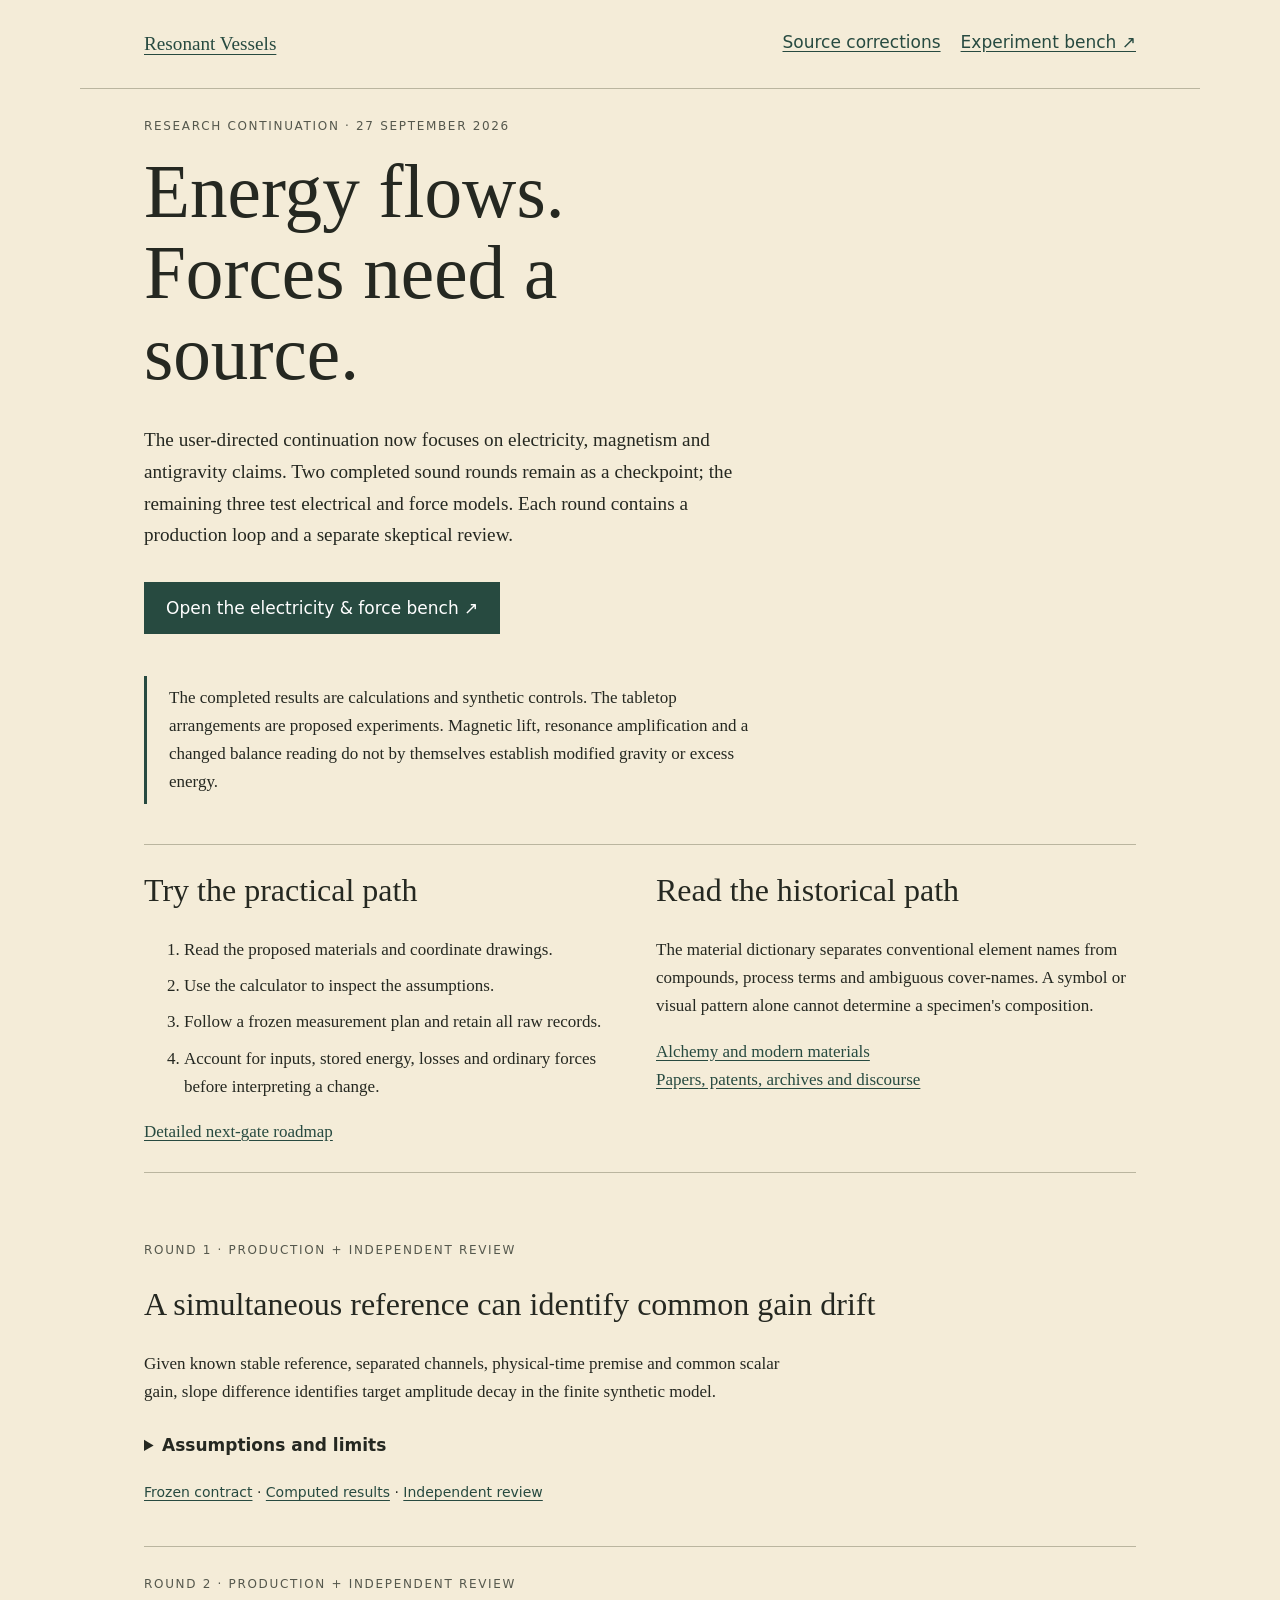
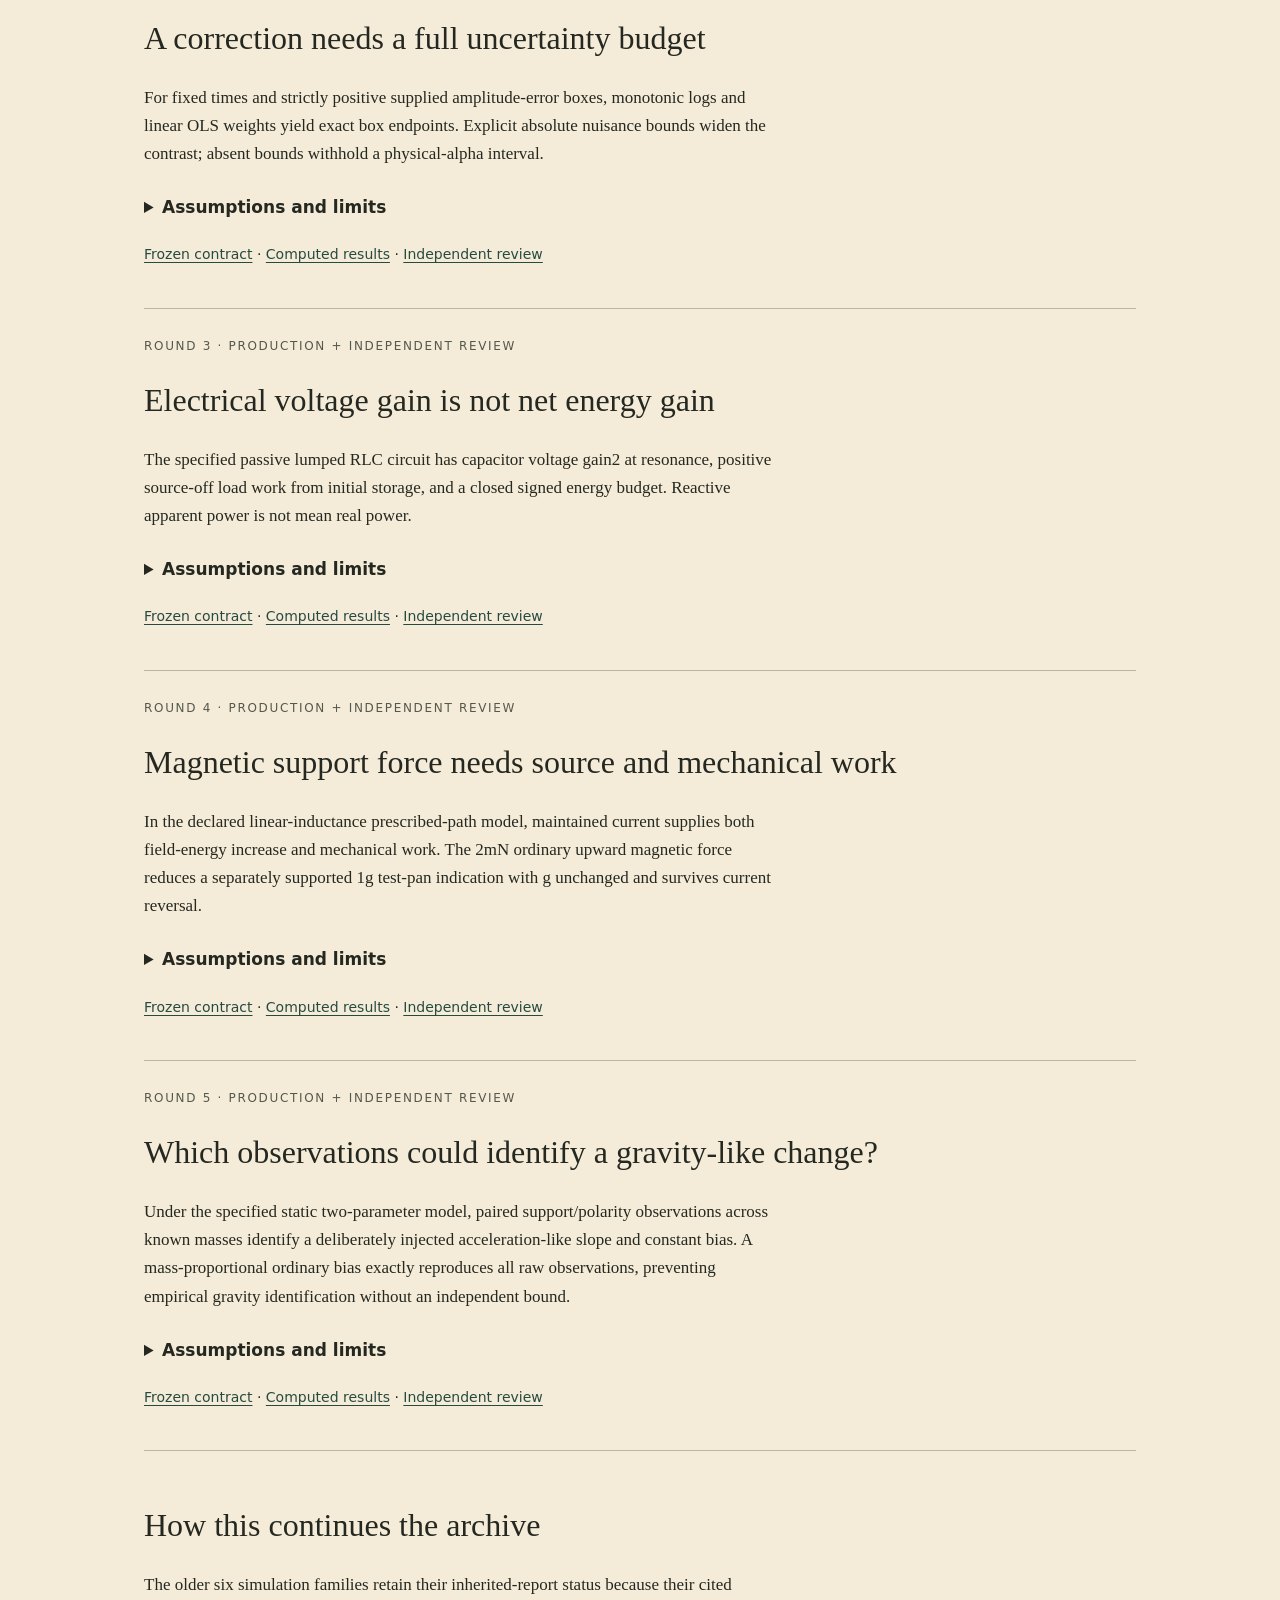
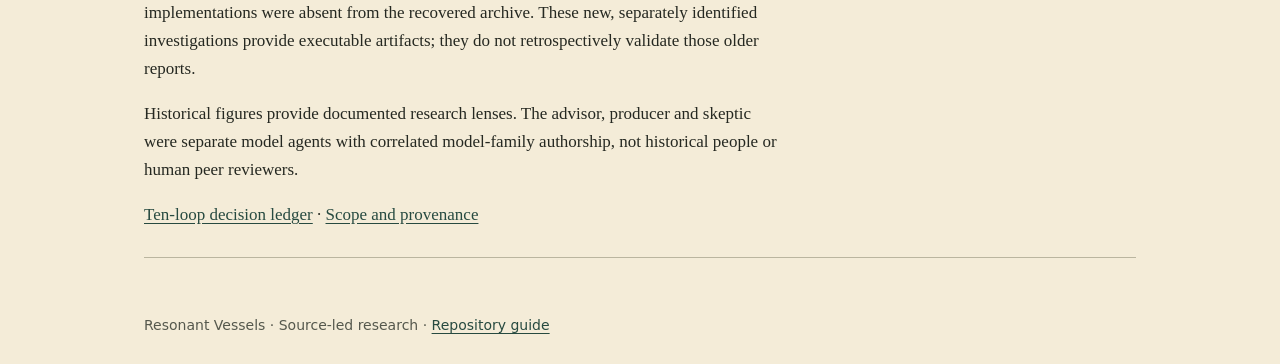
<file: research-continuation.html>
<!doctype html>
<html lang="en"><head><meta charset="utf-8"><meta name="viewport" content="width=device-width,initial-scale=1">
<meta name="description" content="Reviewed electricity, magnetism and force-claim investigations, with the earlier sound checkpoint and source-bound historical material readings.">
<title>Electricity &amp; force claims · Resonant Vessels</title>
<style>
:root{color-scheme:light;--paper:#f4ecd8;--ink:#252821;--green:#274a40;--muted:#55584d;--line:#bab59f}
*{box-sizing:border-box}body{margin:0;background:var(--paper);color:var(--ink);font:17px/1.65 Georgia,serif}
a{color:var(--green);text-underline-offset:.2em}a:focus-visible,summary:focus-visible{outline:3px solid #9a5d23;outline-offset:5px}
.skip{position:absolute;left:1rem;top:-5rem;background:white;padding:.5rem}.skip:focus{top:1rem}
header,main,footer{max-width:1120px;margin:auto;padding:28px clamp(20px,5vw,64px)}
header{display:flex;justify-content:space-between;gap:20px;border-bottom:1px solid var(--line);font-family:system-ui,sans-serif}
.brand{font-family:Georgia,serif;font-size:1.2rem}nav{display:flex;gap:20px;flex-wrap:wrap}
.eyebrow{font:12px/1.5 system-ui,sans-serif;letter-spacing:.14em;text-transform:uppercase;color:var(--muted);margin:0 0 16px}
h1{font-size:clamp(2.5rem,7vw,4.7rem);line-height:1.08;max-width:15ch;font-weight:400;margin:0 0 30px}h2{font-size:clamp(1.5rem,3vw,2rem);line-height:1.2;font-weight:400}
.intro{font-size:1.2rem;max-width:65ch}.primary{display:inline-block;background:var(--green);color:white;padding:12px 22px;margin:12px 0;text-decoration:none;font-family:system-ui,sans-serif}
.boundary{border-left:3px solid var(--green);padding:8px 0 8px 22px;margin:30px 0;max-width:72ch}
.index{display:grid;grid-template-columns:1fr 1fr;gap:32px;border-block:1px solid var(--line);padding:26px 0;margin:40px 0}.index h2{margin-top:0}
.round{padding:28px 0;border-bottom:1px solid var(--line)}.round p{max-width:75ch}summary{cursor:pointer;font-family:system-ui,sans-serif;font-weight:600;padding:8px 0}
li{margin:8px 0}.artifact-links,footer{font:14px/1.6 system-ui,sans-serif}footer{color:var(--muted)}
@media(max-width:620px){header{flex-direction:column}.index{grid-template-columns:1fr}main{padding-top:36px}nav{gap:12px}}
</style></head><body><a class="skip" href="#main">Skip to experiments</a>
<header><a class="brand" href="index.html">Resonant Vessels</a><nav aria-label="Research navigation"><a href="research-corrections.html">Source corrections</a><a href="https://occult-kranti.github.io/resonance-research-atlas/sound-lab/field-notes.html">Experiment bench ↗</a></nav></header>
<main id="main"><p class="eyebrow">Research continuation · 27 September 2026</p>
<h1>Energy flows.<br>Forces need a source.</h1>
<p class="intro">The user-directed continuation now focuses on electricity, magnetism and antigravity claims. Two completed sound rounds remain as a checkpoint; the remaining three test electrical and force models. Each round contains a production loop and a separate skeptical review.</p>
<a class="primary" href="https://occult-kranti.github.io/resonance-research-atlas/sound-lab/field-notes.html">Open the electricity &amp; force bench ↗</a>
<p class="boundary">The completed results are calculations and synthetic controls. The tabletop arrangements are proposed experiments. Magnetic lift, resonance amplification and a changed balance reading do not by themselves establish modified gravity or excess energy.</p>
<div class="index"><section><h2>Try the practical path</h2><ol><li>Read the proposed materials and coordinate drawings.</li><li>Use the calculator to inspect the assumptions.</li><li>Follow a frozen measurement plan and retain all raw records.</li><li>Account for inputs, stored energy, losses and ordinary forces before interpreting a change.</li></ol><a href="https://occult-kranti.github.io/resonance-research-atlas/docs/panel-v4/roadmap-v4.md">Detailed next-gate roadmap</a></section>
<section><h2>Read the historical path</h2><p>The material dictionary separates conventional element names from compounds, process terms and ambiguous cover-names. A symbol or visual pattern alone cannot determine a specimen's composition.</p><a href="https://occult-kranti.github.io/resonance-research-atlas/docs/panel-v4/alchemy-materials.md">Alchemy and modern materials</a><br><a href="https://occult-kranti.github.io/resonance-research-atlas/docs/panel-v4/source-review.md">Papers, patents, archives and discourse</a></section></div>
<article class="round" id="round-1">
<p class="eyebrow">Round 1 · production + independent review</p>
<h2>A simultaneous reference can identify common gain drift</h2><p>Given known stable reference, separated channels, physical-time premise and common scalar gain, slope difference identifies target amplitude decay in the finite synthetic model.</p>
<details><summary>Assumptions and limits</summary><p>Known stable reference, ideal separated channels, shared scalar gain, physical-time premise. Generated PCM16, not physical recording.</p><ul><li>Reference stability and shared gain are premises, not identified from corrected residuals.</li><li>Differential gain or unstable reference restores a nontrivial kernel; exact same-PCM examples with alpha 4 and 5 per second were executed.</li><li>The two channels already separate the signals; a one-microphone decomposition is not demonstrated.</li><li>Generated stereo PCM and digital full scale are not measured pressure, physical damping or energy.</li><li>No noise coverage or empirical calibration threshold was established.</li></ul></details>
<p class="artifact-links"><a href="https://occult-kranti.github.io/resonance-research-atlas/docs/panel-v4/contracts/R1.json">Frozen contract</a> ·
<a href="https://occult-kranti.github.io/resonance-research-atlas/research/sound-lab-v4/R1/results.json">Computed results</a> ·
<a href="https://occult-kranti.github.io/resonance-research-atlas/research/sound-lab-v4/reviews/R1-review.json">Independent review</a></p></article><article class="round" id="round-2">
<p class="eyebrow">Round 2 · production + independent review</p>
<h2>A correction needs a full uncertainty budget</h2><p>For fixed times and strictly positive supplied amplitude-error boxes, monotonic logs and linear OLS weights yield exact box endpoints. Explicit absolute nuisance bounds widen the contrast; absent bounds withhold a physical-alpha interval.</p>
<details><summary>Assumptions and limits</summary><p>Supplied positive envelope error boxes with declared reference/drift bounds. Not a statistical confidence interval.</p><ul><li>This is deterministic interval arithmetic, not a confidence interval or an empirical coverage claim.</li><li>The supplied envelope-error guarantee does not follow from a recorded waveform, an AGC setting or a low residual.</li><li>A physical-alpha interpretation also assumes a single exponential, shared physical time and stated valid nuisance budgets.</li><li>The retained out-of-budget counterexample excludes true alpha; nominal width cannot compensate for a false bound.</li><li>The finite engineering ranges in these fixtures do not verify overflow behavior for arbitrary floating-point magnitudes.</li></ul></details>
<p class="artifact-links"><a href="https://occult-kranti.github.io/resonance-research-atlas/docs/panel-v4/contracts/R2.json">Frozen contract</a> ·
<a href="https://occult-kranti.github.io/resonance-research-atlas/research/sound-lab-v4/R2/results.json">Computed results</a> ·
<a href="https://occult-kranti.github.io/resonance-research-atlas/research/sound-lab-v4/reviews/R2-review.json">Independent review</a></p></article><article class="round" id="round-3">
<p class="eyebrow">Round 3 · production + independent review</p>
<h2>Electrical voltage gain is not net energy gain</h2><p>The specified passive lumped RLC circuit has capacitor voltage gain2 at resonance, positive source-off load work from initial storage, and a closed signed energy budget. Reactive apparent power is not mean real power.</p>
<details><summary>Assumptions and limits</summary><p>Ideal lumped RLC with series loop closed when source voltage is set to zero; signed electrical work and separately integrated losses.</p><ul><li>A finite lumped linear simulation is not hardware calibration, empirical overunity testing or a proof about every electrical device.</li><li>Source off means ideal source voltage set to zero while the series loop remains closed; opening a physical switch would change this model.</li><li>Source waveform is sine starting at zero, stated explicitly in producer report.</li><li>Inductance/capacitance are constant here; moving geometry would add mechanical work and require a different boundary.</li><li>Numerical closure tolerance is not measurement uncertainty.</li></ul></details>
<p class="artifact-links"><a href="https://occult-kranti.github.io/resonance-research-atlas/docs/panel-v4/contracts/R3.json">Frozen contract</a> ·
<a href="https://occult-kranti.github.io/resonance-research-atlas/research/sound-lab-v4/R3/results.json">Computed results</a> ·
<a href="https://occult-kranti.github.io/resonance-research-atlas/research/sound-lab-v4/reviews/R3-review.json">Independent review</a></p></article><article class="round" id="round-4">
<p class="eyebrow">Round 4 · production + independent review</p>
<h2>Magnetic support force needs source and mechanical work</h2><p>In the declared linear-inductance prescribed-path model, maintained current supplies both field-energy increase and mechanical work. The 2mN ordinary upward magnetic force reduces a separately supported 1g test-pan indication with g unchanged and survives current reversal.</p>
<details><summary>Assumptions and limits</summary><p>Positive L(z), prescribed motion, maintained current and source-inclusive field/mechanical energy; static contact forces use unchanged g.</p><ul><li>L(z) is a supplied finite-domain model, not a measured coil geometry.</li><li>The motion is prescribed; free dynamics, mechanical stage work and a moved load gravitational potential are not solved.</li><li>Static one-pan reduction assumes reaction support outside that pan. The independently derived complete static support sum cancels internal force only within the relative-coordinate model.</li><li>External fields, leads, heating, buoyancy and dynamic/field momentum remain possible measurement channels outside this model.</li><li>Current-even force is not a gravity identifier. No hardware, levitation or gravity change was measured.</li></ul></details>
<p class="artifact-links"><a href="https://occult-kranti.github.io/resonance-research-atlas/docs/panel-v4/contracts/R4.json">Frozen contract</a> ·
<a href="https://occult-kranti.github.io/resonance-research-atlas/research/sound-lab-v4/R4/results.json">Computed results</a> ·
<a href="https://occult-kranti.github.io/resonance-research-atlas/research/sound-lab-v4/reviews/R4-review.json">Independent review</a></p></article><article class="round" id="round-5">
<p class="eyebrow">Round 5 · production + independent review</p>
<h2>Which observations could identify a gravity-like change?</h2><p>Under the specified static two-parameter model, paired support/polarity observations across known masses identify a deliberately injected acceleration-like slope and constant bias. A mass-proportional ordinary bias exactly reproduces all raw observations, preventing empirical gravity identification without an independent bound.</p>
<details><summary>Assumptions and limits</summary><p>Synthetic contemporaneous static support contrasts, paired polarity and known masses; injected common acceleration identified only under constant even-bias model.</p><ul><li>Injected delta_g is a hypothetical shared model deformation, not an observed anomaly or proposed new force law.</li><li>Known calibration, simultaneous supports, common static g and mass/polarity-independent even bias are premises.</li><li>The expanded inverse has domain3, rank2, nullity1, kernel(1,0,-1); repeating the same readout cannot resolve it.</li><li>The2microN support bound is supplied, not measured detector sensitivity.</li><li>The1e-12 numerical guard is tested on these finite fixtures and is not a universal floating-point enclosure certificate.</li><li>External fields, thermal/mass-correlated drift, electrostatic forces, air motion, leads and real apparatus calibration remain unresolved empirical channels.</li></ul></details>
<p class="artifact-links"><a href="https://occult-kranti.github.io/resonance-research-atlas/docs/panel-v4/contracts/R5.json">Frozen contract</a> ·
<a href="https://occult-kranti.github.io/resonance-research-atlas/research/sound-lab-v4/R5/results.json">Computed results</a> ·
<a href="https://occult-kranti.github.io/resonance-research-atlas/research/sound-lab-v4/reviews/R5-review.json">Independent review</a></p></article>
<section class="round"><h2>How this continues the archive</h2><p>The older six simulation families retain their inherited-report status because their cited implementations were absent from the recovered archive. These new, separately identified investigations provide executable artifacts; they do not retrospectively validate those older reports.</p><p>Historical figures provide documented research lenses. The advisor, producer and skeptic were separate model agents with correlated model-family authorship, not historical people or human peer reviewers.</p><a href="https://occult-kranti.github.io/resonance-research-atlas/research/panel-v4-decisions.json">Ten-loop decision ledger</a> · <a href="https://occult-kranti.github.io/resonance-research-atlas/docs/continuation-v4.md">Scope and provenance</a></section>
</main><footer>Resonant Vessels · Source-led research · <a href="README.md">Repository guide</a></footer></body></html>
</file>
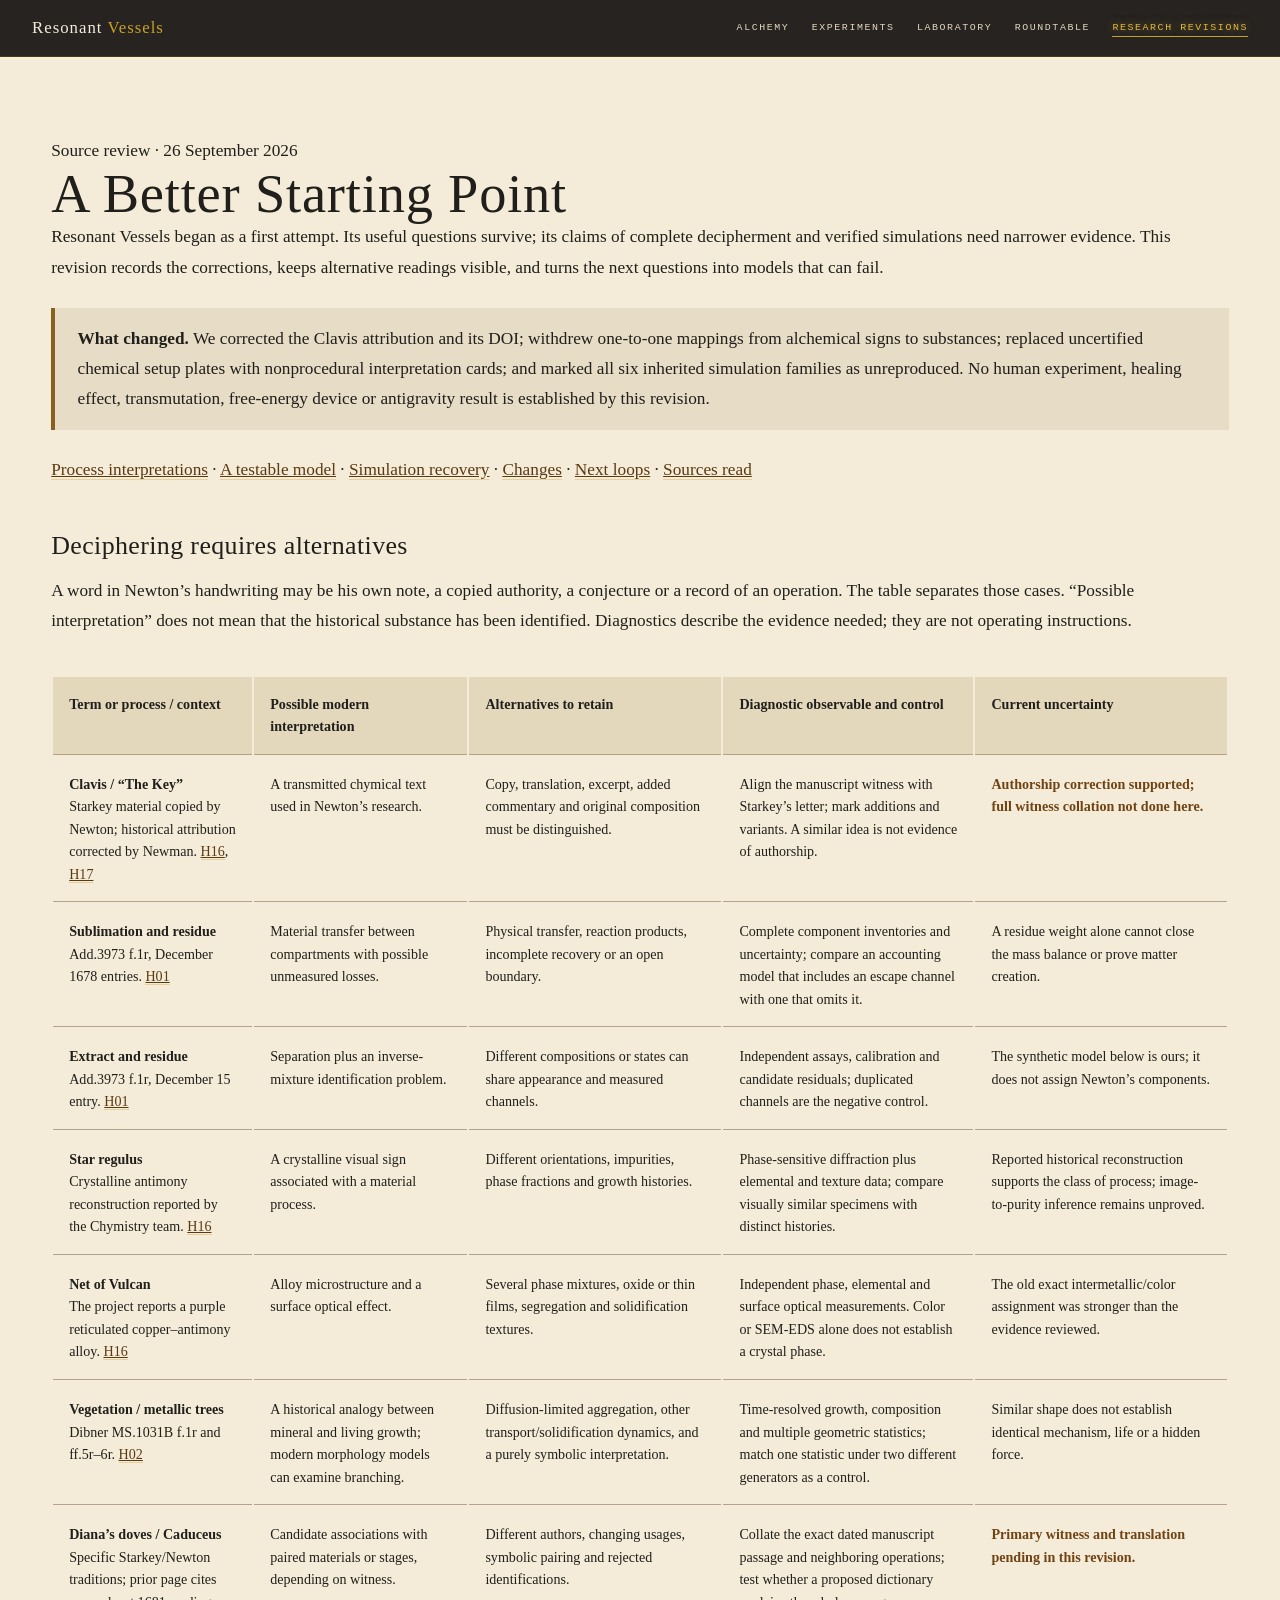
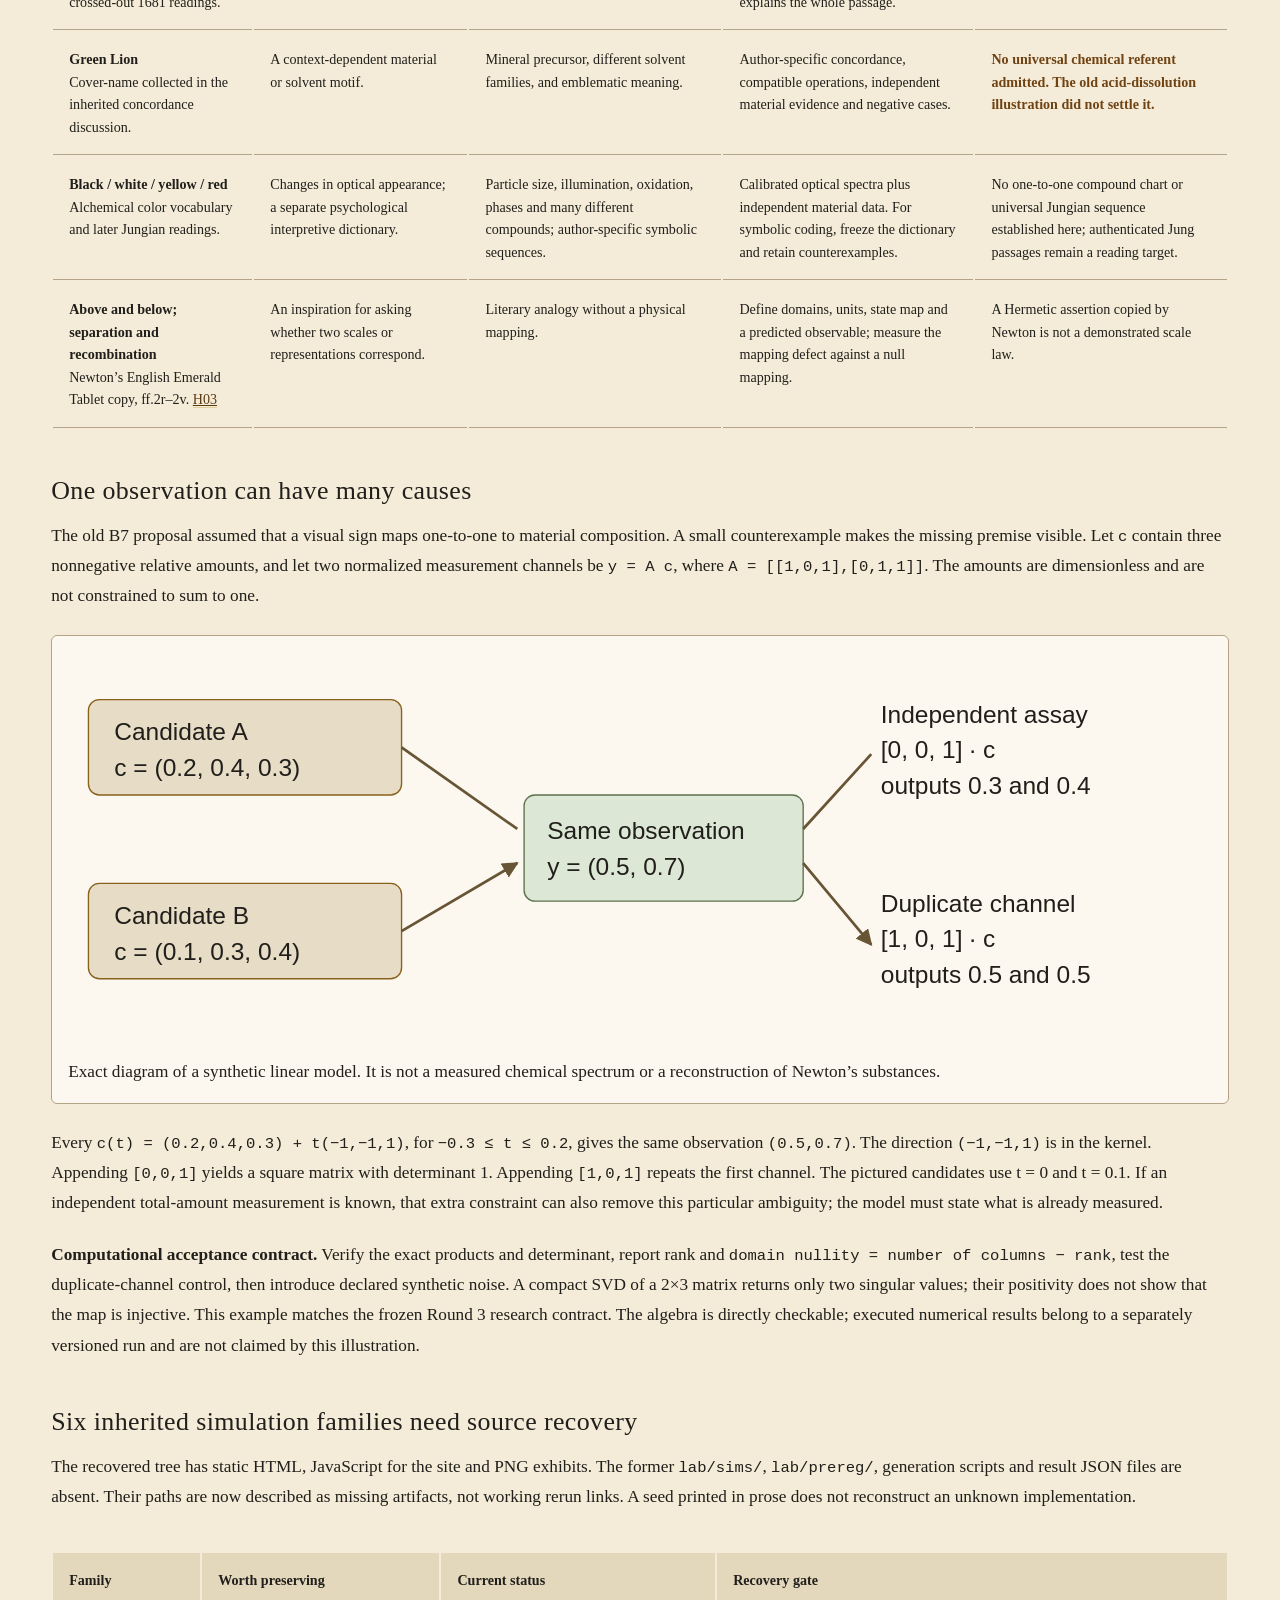
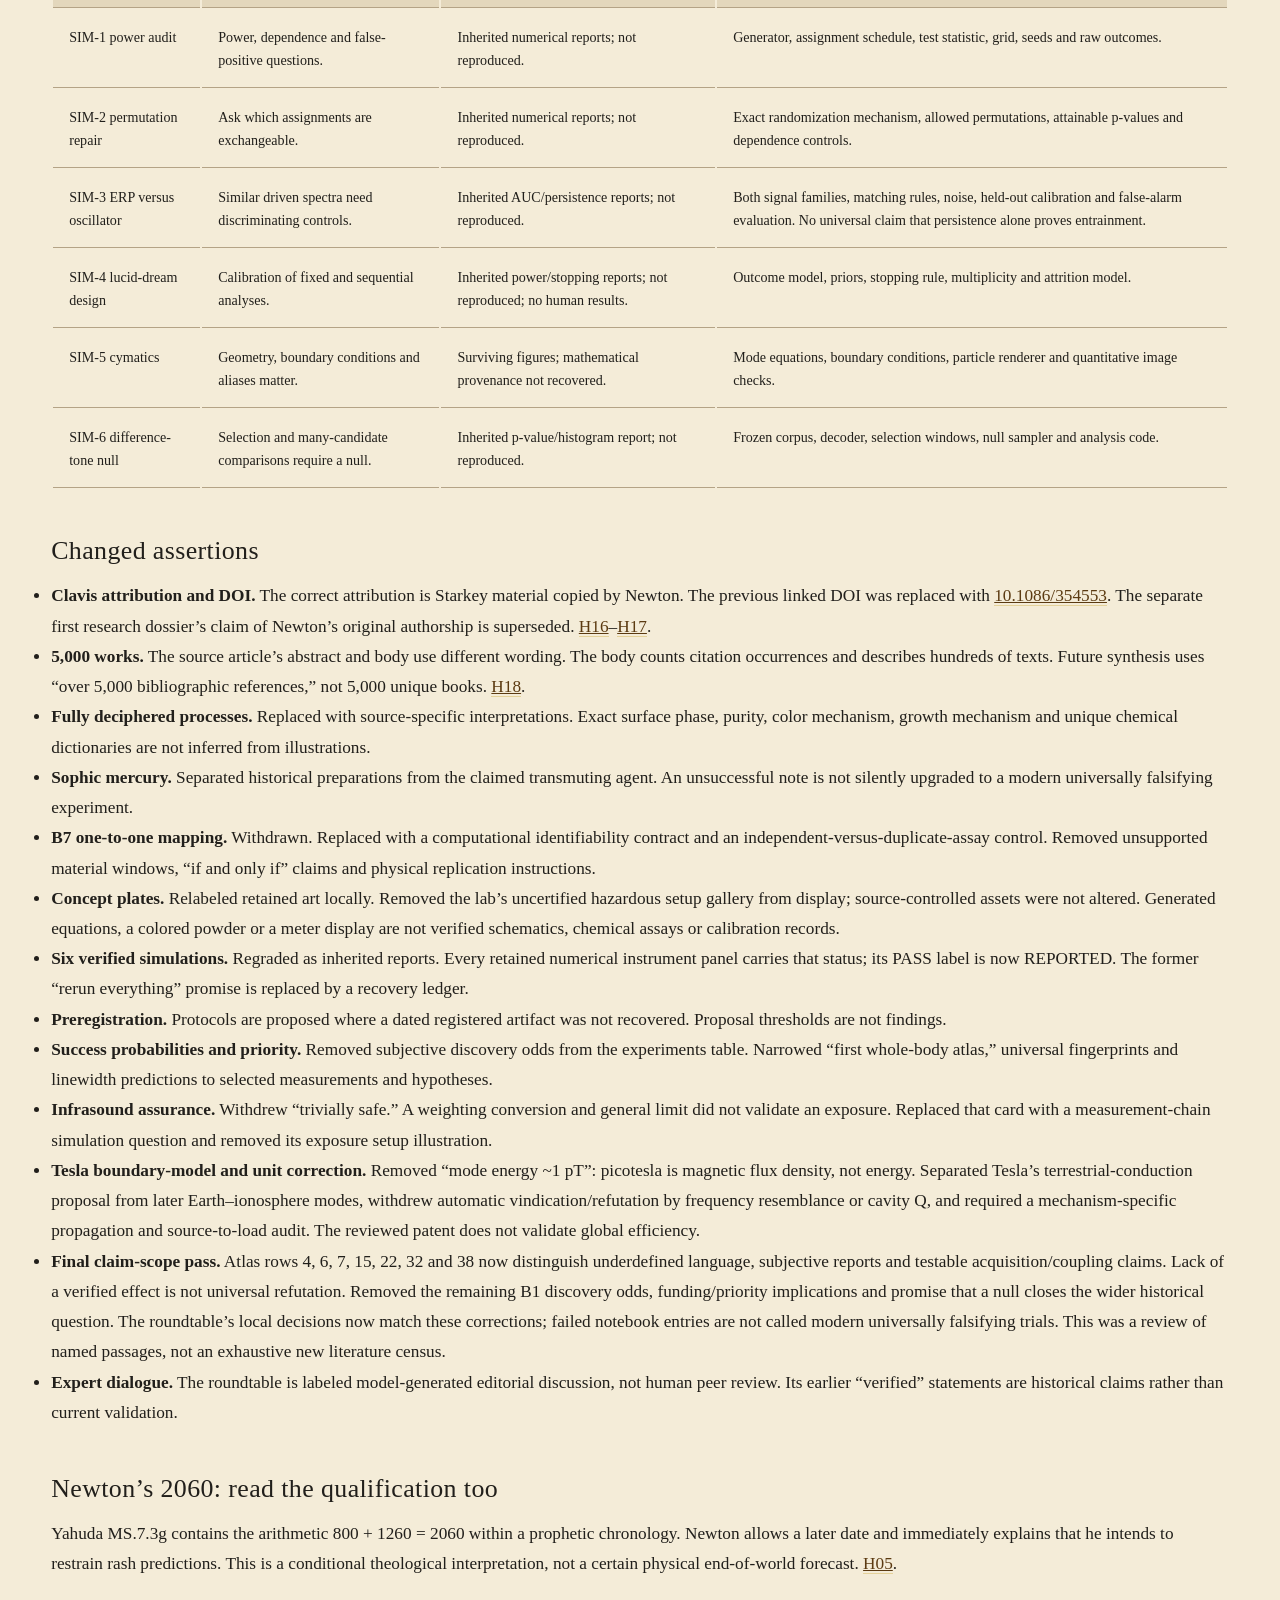
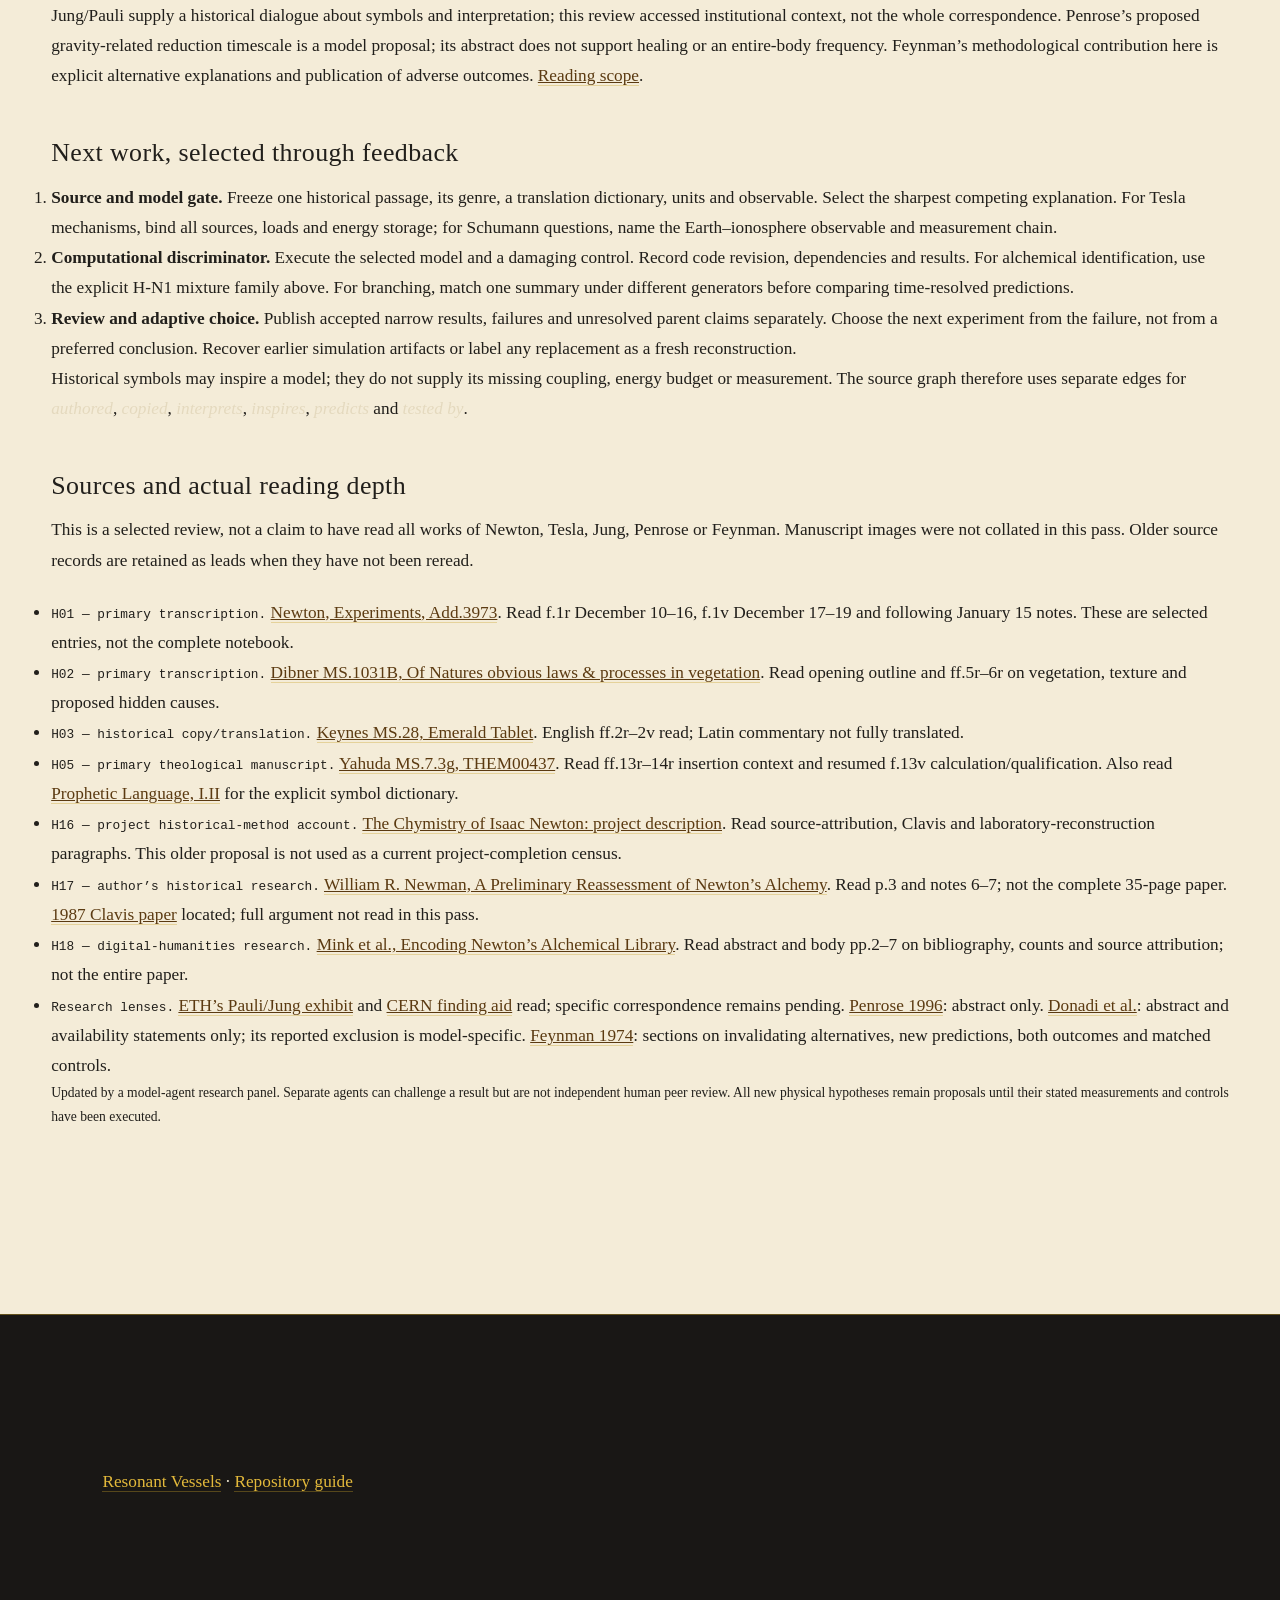
<file: research-corrections.html>
<!DOCTYPE html>
<html lang="en">
<head>
<meta charset="UTF-8"><meta name="viewport" content="width=device-width, initial-scale=1.0">
<title>Research Revisions — Resonant Vessels</title>
<meta name="description" content="Source-linked corrections to the first Resonant Vessels attempt: Newton alchemy, alternative interpretations, missing simulation provenance and a testable research plan.">
<link rel="stylesheet" href="css/style.css">
<style>
.revision-page{color:#211f1b;background:#f4ecd8;padding:3rem 0 5rem}.revision-page h1,.revision-page h2,.revision-page h3,.revision-page strong{color:#211f1b}.revision-page h2{margin:3rem 0 1rem}.revision-page h3{margin:1.5rem 0 .7rem}.revision-page p,.revision-page li{line-height:1.75}.revision-page a{color:#5b3a11;text-decoration:underline}.revision-page table{min-width:960px;font-size:.88rem}.revision-page th,.revision-page td{padding:1rem;vertical-align:top;border-bottom:1px solid #b4a386;line-height:1.6}.revision-page th{text-align:left;background:#e3d7bc}.revision-page code{font-size:.9em;overflow-wrap:anywhere}.revision-page .notice{border-left:4px solid #88621d;padding:1rem 1.4rem;background:#e7dcc5;margin:1.6rem 0}.revision-page .diagram{background:#fcf8ef;border:1px solid #b4a386;border-radius:6px;padding:1rem;margin:1.5rem 0}.revision-page svg{width:100%;height:auto}.revision-page .source{font-family:monospace;font-size:.8rem}.revision-page :target{scroll-margin-top:6rem}.revision-page .status{font-weight:bold;color:#6f4314}
</style>
</head>
<body>
<header class="topbar"><a class="brand" href="index.html">Resonant <span class="amp">Vessels</span></a><nav aria-label="Archive sections"><a href="alchemy.html">Alchemy</a><a href="experiments.html">Experiments</a><a href="lab.html">Laboratory</a><a href="roundtable.html">Roundtable</a><a href="research-corrections.html" class="active" aria-current="page">Research revisions</a></nav></header>
<main class="revision-page"><div class="wrap">
<span class="folio">Source review · 26 September 2026</span>
<h1 class="display-lg">A Better Starting Point</h1>
<p class="lede">Resonant Vessels began as a first attempt. Its useful questions survive; its claims of complete decipherment and verified simulations need narrower evidence. This revision records the corrections, keeps alternative readings visible, and turns the next questions into models that can fail.</p>
<div class="notice"><strong>What changed.</strong> We corrected the Clavis attribution and its DOI; withdrew one-to-one mappings from alchemical signs to substances; replaced uncertified chemical setup plates with nonprocedural interpretation cards; and marked all six inherited simulation families as unreproduced. No human experiment, healing effect, transmutation, free-energy device or antigravity result is established by this revision.</div>
<nav aria-label="Revision contents"><a href="#process-table">Process interpretations</a> · <a href="#identifiability">A testable model</a> · <a href="#simulation-ledger">Simulation recovery</a> · <a href="#correction-log">Changes</a> · <a href="#roadmap">Next loops</a> · <a href="#sources">Sources read</a></nav>

<h2 id="process-table">Deciphering requires alternatives</h2>
<p>A word in Newton’s handwriting may be his own note, a copied authority, a conjecture or a record of an operation. The table separates those cases. “Possible interpretation” does not mean that the historical substance has been identified. Diagnostics describe the evidence needed; they are not operating instructions.</p>
<div class="table-wrap"><table><thead><tr><th>Term or process / context</th><th>Possible modern interpretation</th><th>Alternatives to retain</th><th>Diagnostic observable and control</th><th>Current uncertainty</th></tr></thead><tbody>
<tr><td><strong>Clavis / “The Key”</strong><br>Starkey material copied by Newton; historical attribution corrected by Newman. <a href="#src-h16">H16</a>, <a href="#src-h17">H17</a></td><td>A transmitted chymical text used in Newton’s research.</td><td>Copy, translation, excerpt, added commentary and original composition must be distinguished.</td><td>Align the manuscript witness with Starkey’s letter; mark additions and variants. A similar idea is not evidence of authorship.</td><td class="status">Authorship correction supported; full witness collation not done here.</td></tr>
<tr><td><strong>Sublimation and residue</strong><br>Add.3973 f.1r, December 1678 entries. <a href="#src-h01">H01</a></td><td>Material transfer between compartments with possible unmeasured losses.</td><td>Physical transfer, reaction products, incomplete recovery or an open boundary.</td><td>Complete component inventories and uncertainty; compare an accounting model that includes an escape channel with one that omits it.</td><td>A residue weight alone cannot close the mass balance or prove matter creation.</td></tr>
<tr><td><strong>Extract and residue</strong><br>Add.3973 f.1r, December 15 entry. <a href="#src-h01">H01</a></td><td>Separation plus an inverse-mixture identification problem.</td><td>Different compositions or states can share appearance and measured channels.</td><td>Independent assays, calibration and candidate residuals; duplicated channels are the negative control.</td><td>The synthetic model below is ours; it does not assign Newton’s components.</td></tr>
<tr><td><strong>Star regulus</strong><br>Crystalline antimony reconstruction reported by the Chymistry team. <a href="#src-h16">H16</a></td><td>A crystalline visual sign associated with a material process.</td><td>Different orientations, impurities, phase fractions and growth histories.</td><td>Phase-sensitive diffraction plus elemental and texture data; compare visually similar specimens with distinct histories.</td><td>Reported historical reconstruction supports the class of process; image-to-purity inference remains unproved.</td></tr>
<tr><td><strong>Net of Vulcan</strong><br>The project reports a purple reticulated copper–antimony alloy. <a href="#src-h16">H16</a></td><td>Alloy microstructure and a surface optical effect.</td><td>Several phase mixtures, oxide or thin films, segregation and solidification textures.</td><td>Independent phase, elemental and surface optical measurements. Color or SEM-EDS alone does not establish a crystal phase.</td><td>The old exact intermetallic/color assignment was stronger than the evidence reviewed.</td></tr>
<tr><td><strong>Vegetation / metallic trees</strong><br>Dibner MS.1031B f.1r and ff.5r–6r. <a href="#src-h02">H02</a></td><td>A historical analogy between mineral and living growth; modern morphology models can examine branching.</td><td>Diffusion-limited aggregation, other transport/solidification dynamics, and a purely symbolic interpretation.</td><td>Time-resolved growth, composition and multiple geometric statistics; match one statistic under two different generators as a control.</td><td>Similar shape does not establish identical mechanism, life or a hidden force.</td></tr>
<tr><td><strong>Diana’s doves / Caduceus</strong><br>Specific Starkey/Newton traditions; prior page cites crossed-out 1681 readings.</td><td>Candidate associations with paired materials or stages, depending on witness.</td><td>Different authors, changing usages, symbolic pairing and rejected identifications.</td><td>Collate the exact dated manuscript passage and neighboring operations; test whether a proposed dictionary explains the whole passage.</td><td class="status">Primary witness and translation pending in this revision.</td></tr>
<tr><td><strong>Green Lion</strong><br>Cover-name collected in the inherited concordance discussion.</td><td>A context-dependent material or solvent motif.</td><td>Mineral precursor, different solvent families, and emblematic meaning.</td><td>Author-specific concordance, compatible operations, independent material evidence and negative cases.</td><td class="status">No universal chemical referent admitted. The old acid-dissolution illustration did not settle it.</td></tr>
<tr><td><strong>Black / white / yellow / red</strong><br>Alchemical color vocabulary and later Jungian readings.</td><td>Changes in optical appearance; a separate psychological interpretive dictionary.</td><td>Particle size, illumination, oxidation, phases and many different compounds; author-specific symbolic sequences.</td><td>Calibrated optical spectra plus independent material data. For symbolic coding, freeze the dictionary and retain counterexamples.</td><td>No one-to-one compound chart or universal Jungian sequence established here; authenticated Jung passages remain a reading target.</td></tr>
<tr><td><strong>Above and below; separation and recombination</strong><br>Newton’s English Emerald Tablet copy, ff.2r–2v. <a href="#src-h03">H03</a></td><td>An inspiration for asking whether two scales or representations correspond.</td><td>Literary analogy without a physical mapping.</td><td>Define domains, units, state map and a predicted observable; measure the mapping defect against a null mapping.</td><td>A Hermetic assertion copied by Newton is not a demonstrated scale law.</td></tr>
</tbody></table></div>

<h2 id="identifiability">One observation can have many causes</h2>
<p>The old B7 proposal assumed that a visual sign maps one-to-one to material composition. A small counterexample makes the missing premise visible. Let <code>c</code> contain three nonnegative relative amounts, and let two normalized measurement channels be <code>y = A c</code>, where <code>A = [[1,0,1],[0,1,1]]</code>. The amounts are dimensionless and are not constrained to sum to one.</p>
<figure class="diagram"><svg viewBox="0 0 840 290" role="img" aria-labelledby="diag-title diag-desc"><title id="diag-title">Two distinct mixtures share two measured channels</title><desc id="diag-desc">Mixtures 0.2 0.4 0.3 and 0.1 0.3 0.4 both produce 0.5 0.7. An independent third assay separates them; a duplicate channel does not.</desc><defs><marker id="arrow" viewBox="0 0 10 10" refX="9" refY="5" markerWidth="6" markerHeight="6" orient="auto-start-reverse"><path d="M0 0L10 5L0 10z" fill="#675535"/></marker></defs><g font-family="sans-serif" font-size="18" fill="#211f1b"><rect x="15" y="35" width="230" height="70" rx="8" fill="#e7dcc5" stroke="#88621d"/><text x="34" y="65">Candidate A</text><text x="34" y="91">c = (0.2, 0.4, 0.3)</text><rect x="15" y="170" width="230" height="70" rx="8" fill="#e7dcc5" stroke="#88621d"/><text x="34" y="200">Candidate B</text><text x="34" y="226">c = (0.1, 0.3, 0.4)</text><path d="M245 70L330 130M245 205L330 155" stroke="#675535" stroke-width="2" marker-end="url(#arrow)"/><rect x="335" y="105" width="205" height="78" rx="8" fill="#dce7d5" stroke="#5e724d"/><text x="352" y="137">Same observation</text><text x="352" y="164">y = (0.5, 0.7)</text><path d="M540 130L590 75M540 155L590 215" stroke="#675535" stroke-width="2" marker-end="url(#arrow)"/><text x="597" y="52">Independent assay</text><text x="597" y="78">[0, 0, 1] · c</text><text x="597" y="104">outputs 0.3 and 0.4</text><text x="597" y="191">Duplicate channel</text><text x="597" y="217">[1, 0, 1] · c</text><text x="597" y="243">outputs 0.5 and 0.5</text></g></svg><figcaption>Exact diagram of a synthetic linear model. It is not a measured chemical spectrum or a reconstruction of Newton’s substances.</figcaption></figure>
<p>Every <code>c(t) = (0.2,0.4,0.3) + t(−1,−1,1)</code>, for <code>−0.3 ≤ t ≤ 0.2</code>, gives the same observation <code>(0.5,0.7)</code>. The direction <code>(−1,−1,1)</code> is in the kernel. Appending <code>[0,0,1]</code> yields a square matrix with determinant 1. Appending <code>[1,0,1]</code> repeats the first channel. The pictured candidates use t = 0 and t = 0.1. If an independent total-amount measurement is known, that extra constraint can also remove this particular ambiguity; the model must state what is already measured.</p>
<p><strong>Computational acceptance contract.</strong> Verify the exact products and determinant, report rank and <code>domain nullity = number of columns − rank</code>, test the duplicate-channel control, then introduce declared synthetic noise. A compact SVD of a 2×3 matrix returns only two singular values; their positivity does not show that the map is injective. This example matches the frozen Round 3 research contract. The algebra is directly checkable; executed numerical results belong to a separately versioned run and are not claimed by this illustration.</p>

<h2 id="simulation-ledger">Six inherited simulation families need source recovery</h2>
<p>The recovered tree has static HTML, JavaScript for the site and PNG exhibits. The former <code>lab/sims/</code>, <code>lab/prereg/</code>, generation scripts and result JSON files are absent. Their paths are now described as missing artifacts, not working rerun links. A seed printed in prose does not reconstruct an unknown implementation.</p>
<div class="table-wrap"><table><thead><tr><th>Family</th><th>Worth preserving</th><th>Current status</th><th>Recovery gate</th></tr></thead><tbody>
<tr><td>SIM-1 power audit</td><td>Power, dependence and false-positive questions.</td><td>Inherited numerical reports; not reproduced.</td><td>Generator, assignment schedule, test statistic, grid, seeds and raw outcomes.</td></tr>
<tr><td>SIM-2 permutation repair</td><td>Ask which assignments are exchangeable.</td><td>Inherited numerical reports; not reproduced.</td><td>Exact randomization mechanism, allowed permutations, attainable p-values and dependence controls.</td></tr>
<tr><td>SIM-3 ERP versus oscillator</td><td>Similar driven spectra need discriminating controls.</td><td>Inherited AUC/persistence reports; not reproduced.</td><td>Both signal families, matching rules, noise, held-out calibration and false-alarm evaluation. No universal claim that persistence alone proves entrainment.</td></tr>
<tr><td>SIM-4 lucid-dream design</td><td>Calibration of fixed and sequential analyses.</td><td>Inherited power/stopping reports; not reproduced; no human results.</td><td>Outcome model, priors, stopping rule, multiplicity and attrition model.</td></tr>
<tr><td>SIM-5 cymatics</td><td>Geometry, boundary conditions and aliases matter.</td><td>Surviving figures; mathematical provenance not recovered.</td><td>Mode equations, boundary conditions, particle renderer and quantitative image checks.</td></tr>
<tr><td>SIM-6 difference-tone null</td><td>Selection and many-candidate comparisons require a null.</td><td>Inherited p-value/histogram report; not reproduced.</td><td>Frozen corpus, decoder, selection windows, null sampler and analysis code.</td></tr>
</tbody></table></div>

<h2 id="correction-log">Changed assertions</h2>
<ul>
<li><strong>Clavis attribution and DOI.</strong> The correct attribution is Starkey material copied by Newton. The previous linked DOI was replaced with <a href="https://doi.org/10.1086/354553">10.1086/354553</a>. The separate first research dossier’s claim of Newton’s original authorship is superseded. <a href="#src-h16">H16</a>–<a href="#src-h17">H17</a>.</li>
<li><strong>5,000 works.</strong> The source article’s abstract and body use different wording. The body counts citation occurrences and describes hundreds of texts. Future synthesis uses “over 5,000 bibliographic references,” not 5,000 unique books. <a href="#src-h18">H18</a>.</li>
<li><strong>Fully deciphered processes.</strong> Replaced with source-specific interpretations. Exact surface phase, purity, color mechanism, growth mechanism and unique chemical dictionaries are not inferred from illustrations.</li>
<li><strong>Sophic mercury.</strong> Separated historical preparations from the claimed transmuting agent. An unsuccessful note is not silently upgraded to a modern universally falsifying experiment.</li>
<li><strong>B7 one-to-one mapping.</strong> Withdrawn. Replaced with a computational identifiability contract and an independent-versus-duplicate-assay control. Removed unsupported material windows, “if and only if” claims and physical replication instructions.</li>
<li><strong>Concept plates.</strong> Relabeled retained art locally. Removed the lab’s uncertified hazardous setup gallery from display; source-controlled assets were not altered. Generated equations, a colored powder or a meter display are not verified schematics, chemical assays or calibration records.</li>
<li><strong>Six verified simulations.</strong> Regraded as inherited reports. Every retained numerical instrument panel carries that status; its PASS label is now REPORTED. The former “rerun everything” promise is replaced by a recovery ledger.</li>
<li><strong>Preregistration.</strong> Protocols are proposed where a dated registered artifact was not recovered. Proposal thresholds are not findings.</li>
<li><strong>Success probabilities and priority.</strong> Removed subjective discovery odds from the experiments table. Narrowed “first whole-body atlas,” universal fingerprints and linewidth predictions to selected measurements and hypotheses.</li>
<li><strong>Infrasound assurance.</strong> Withdrew “trivially safe.” A weighting conversion and general limit did not validate an exposure. Replaced that card with a measurement-chain simulation question and removed its exposure setup illustration.</li>
<li><strong>Tesla boundary-model and unit correction.</strong> Removed “mode energy ~1 pT”: picotesla is magnetic flux density, not energy. Separated Tesla’s terrestrial-conduction proposal from later Earth–ionosphere modes, withdrew automatic vindication/refutation by frequency resemblance or cavity Q, and required a mechanism-specific propagation and source-to-load audit. The reviewed patent does not validate global efficiency.</li>
<li><strong>Final claim-scope pass.</strong> Atlas rows 4, 6, 7, 15, 22, 32 and 38 now distinguish underdefined language, subjective reports and testable acquisition/coupling claims. Lack of a verified effect is not universal refutation. Removed the remaining B1 discovery odds, funding/priority implications and promise that a null closes the wider historical question. The roundtable’s local decisions now match these corrections; failed notebook entries are not called modern universally falsifying trials. This was a review of named passages, not an exhaustive new literature census.</li>
<li><strong>Expert dialogue.</strong> The roundtable is labeled model-generated editorial discussion, not human peer review. Its earlier “verified” statements are historical claims rather than current validation.</li>
</ul>

<h2>Newton’s 2060: read the qualification too</h2>
<p>Yahuda MS.7.3g contains the arithmetic 800 + 1260 = 2060 within a prophetic chronology. Newton allows a later date and immediately explains that he intends to restrain rash predictions. This is a conditional theological interpretation, not a certain physical end-of-world forecast. <a href="#src-h05">H05</a>.</p>
<p>Jung/Pauli supply a historical dialogue about symbols and interpretation; this review accessed institutional context, not the whole correspondence. Penrose’s proposed gravity-related reduction timescale is a model proposal; its abstract does not support healing or an entire-body frequency. Feynman’s methodological contribution here is explicit alternative explanations and publication of adverse outcomes. <a href="#src-lenses">Reading scope</a>.</p>

<h2 id="roadmap">Next work, selected through feedback</h2>
<ol>
<li><strong>Source and model gate.</strong> Freeze one historical passage, its genre, a translation dictionary, units and observable. Select the sharpest competing explanation. For Tesla mechanisms, bind all sources, loads and energy storage; for Schumann questions, name the Earth–ionosphere observable and measurement chain.</li>
<li><strong>Computational discriminator.</strong> Execute the selected model and a damaging control. Record code revision, dependencies and results. For alchemical identification, use the explicit H-N1 mixture family above. For branching, match one summary under different generators before comparing time-resolved predictions.</li>
<li><strong>Review and adaptive choice.</strong> Publish accepted narrow results, failures and unresolved parent claims separately. Choose the next experiment from the failure, not from a preferred conclusion. Recover earlier simulation artifacts or label any replacement as a fresh reconstruction.</li>
</ol>
<p>Historical symbols may inspire a model; they do not supply its missing coupling, energy budget or measurement. The source graph therefore uses separate edges for <em>authored</em>, <em>copied</em>, <em>interprets</em>, <em>inspires</em>, <em>predicts</em> and <em>tested by</em>.</p>

<h2 id="sources">Sources and actual reading depth</h2>
<p>This is a selected review, not a claim to have read all works of Newton, Tesla, Jung, Penrose or Feynman. Manuscript images were not collated in this pass. Older source records are retained as leads when they have not been reread.</p>
<ul>
<li id="src-h01"><span class="source">H01 — primary transcription.</span> <a href="https://newton.dlib.indiana.edu/text/ALCH00109/normalized">Newton, Experiments, Add.3973</a>. Read f.1r December 10–16, f.1v December 17–19 and following January 15 notes. These are selected entries, not the complete notebook.</li>
<li id="src-h02"><span class="source">H02 — primary transcription.</span> <a href="https://newton.dlib.indiana.edu/text/ALCH00081/normalized">Dibner MS.1031B, Of Natures obvious laws &amp; processes in vegetation</a>. Read opening outline and ff.5r–6r on vegetation, texture and proposed hidden causes.</li>
<li id="src-h03"><span class="source">H03 — historical copy/translation.</span> <a href="https://newton.dlib.indiana.edu/text/ALCH00017/normalized">Keynes MS.28, Emerald Tablet</a>. English ff.2r–2v read; Latin commentary not fully translated.</li>
<li id="src-h05"><span class="source">H05 — primary theological manuscript.</span> <a href="https://www.newtonproject.ox.ac.uk/view/texts/normalized/THEM00437">Yahuda MS.7.3g, THEM00437</a>. Read ff.13r–14r insertion context and resumed f.13v calculation/qualification. Also read <a href="https://www.newtonproject.ox.ac.uk/view/texts/normalized/THEM00196">Prophetic Language, I.II</a> for the explicit symbol dictionary.</li>
<li id="src-h16"><span class="source">H16 — project historical-method account.</span> <a href="https://newton.dlib.indiana.edu/page/grant">The Chymistry of Isaac Newton: project description</a>. Read source-attribution, Clavis and laboratory-reconstruction paragraphs. This older proposal is not used as a current project-completion census.</li>
<li id="src-h17"><span class="source">H17 — author’s historical research.</span> <a href="https://history.duke.edu/sites/history.duke.edu/files/documents/Newman%20Colloquium%20Paper%202014.pdf">William R. Newman, A Preliminary Reassessment of Newton’s Alchemy</a>. Read p.3 and notes 6–7; not the complete 35-page paper. <a href="https://doi.org/10.1086/354553">1987 Clavis paper</a> located; full argument not read in this pass.</li>
<li id="src-h18"><span class="source">H18 — digital-humanities research.</span> <a href="https://jawalsh.github.io/assets/pdf/mink_et_al_2019.pdf">Mink et al., Encoding Newton’s Alchemical Library</a>. Read abstract and body pp.2–7 on bibliography, counts and source attribution; not the entire paper.</li>
<li id="src-lenses"><span class="source">Research lenses.</span> <a href="https://library.ethz.ch/en/collections-and-archives/platforms/virtual-exhibitions/wolfgang-pauli-and-modern-physics/wolfgang-pauli-and-carl-gustav-jung.html">ETH’s Pauli/Jung exhibit</a> and <a href="https://archives.web.cern.ch/pauli_archive/guide/letters/">CERN finding aid</a> read; specific correspondence remains pending. <a href="https://link.springer.com/article/10.1007/BF02105068">Penrose 1996</a>: abstract only. <a href="https://www.nature.com/articles/s41567-020-1008-4">Donadi et al.</a>: abstract and availability statements only; its reported exclusion is model-specific. <a href="https://calteches.library.caltech.edu/51/2/CargoCult.htm">Feynman 1974</a>: sections on invalidating alternatives, new predictions, both outcomes and matched controls.</li>
</ul>
<p class="small">Updated by a model-agent research panel. Separate agents can challenge a result but are not independent human peer review. All new physical hypotheses remain proposals until their stated measurements and controls have been executed.</p>
</div></main>
<footer class="site-footer"><div class="wrap"><a href="index.html">Resonant Vessels</a> · <a href="README.md">Repository guide</a></div></footer>
<script src="js/main.js"></script>
</body></html>
</file>
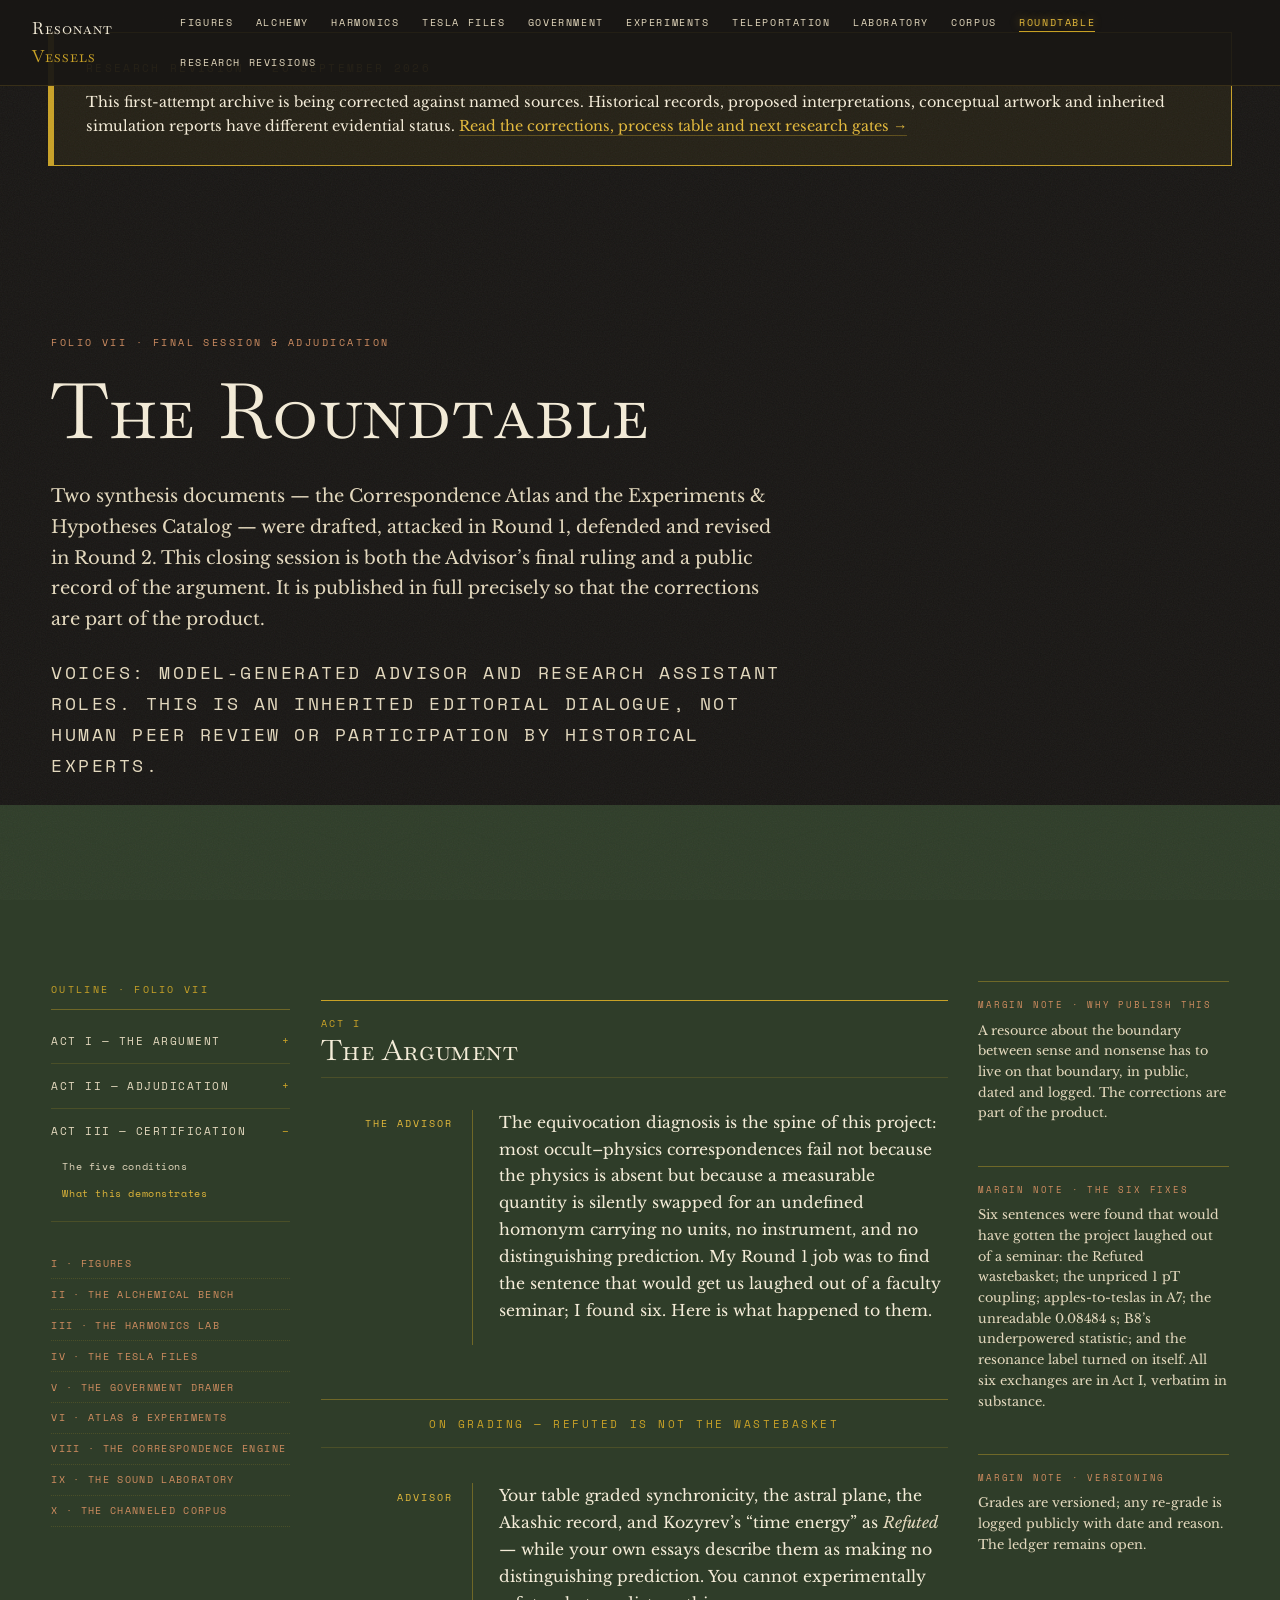
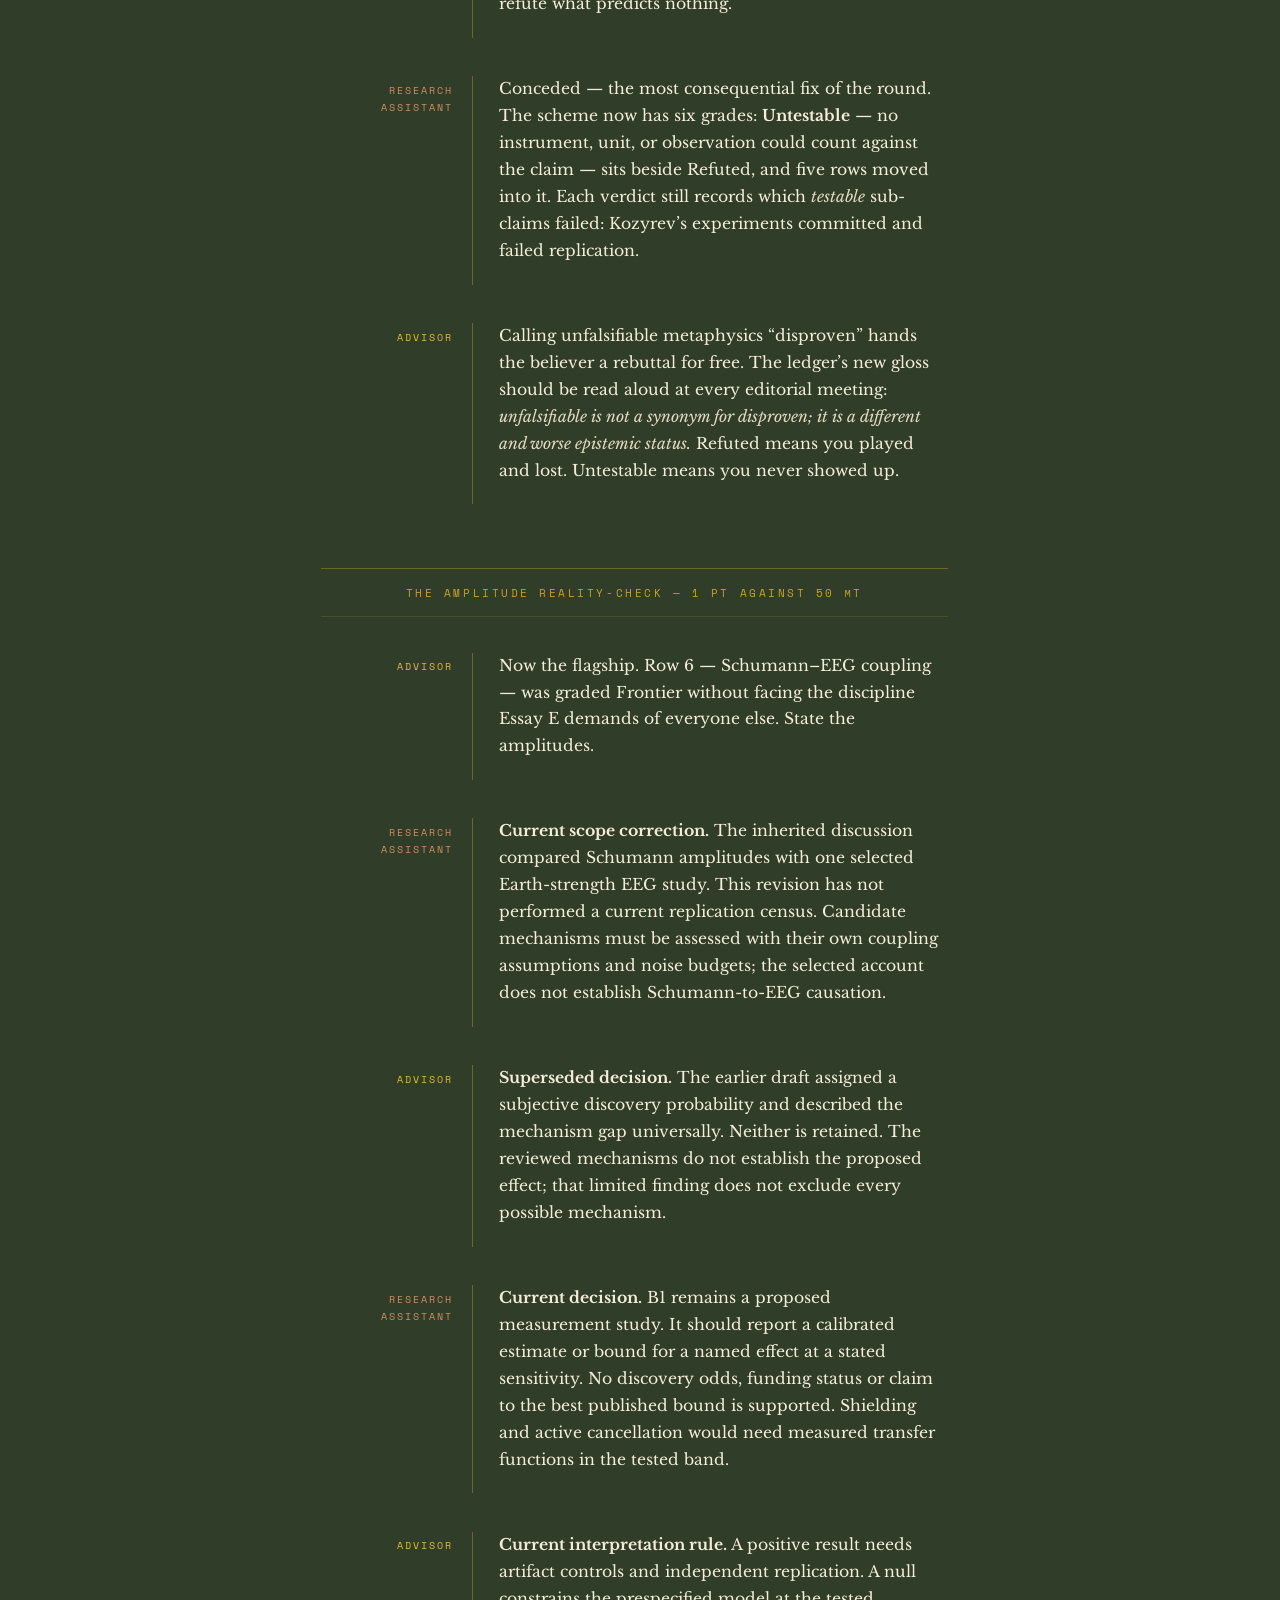
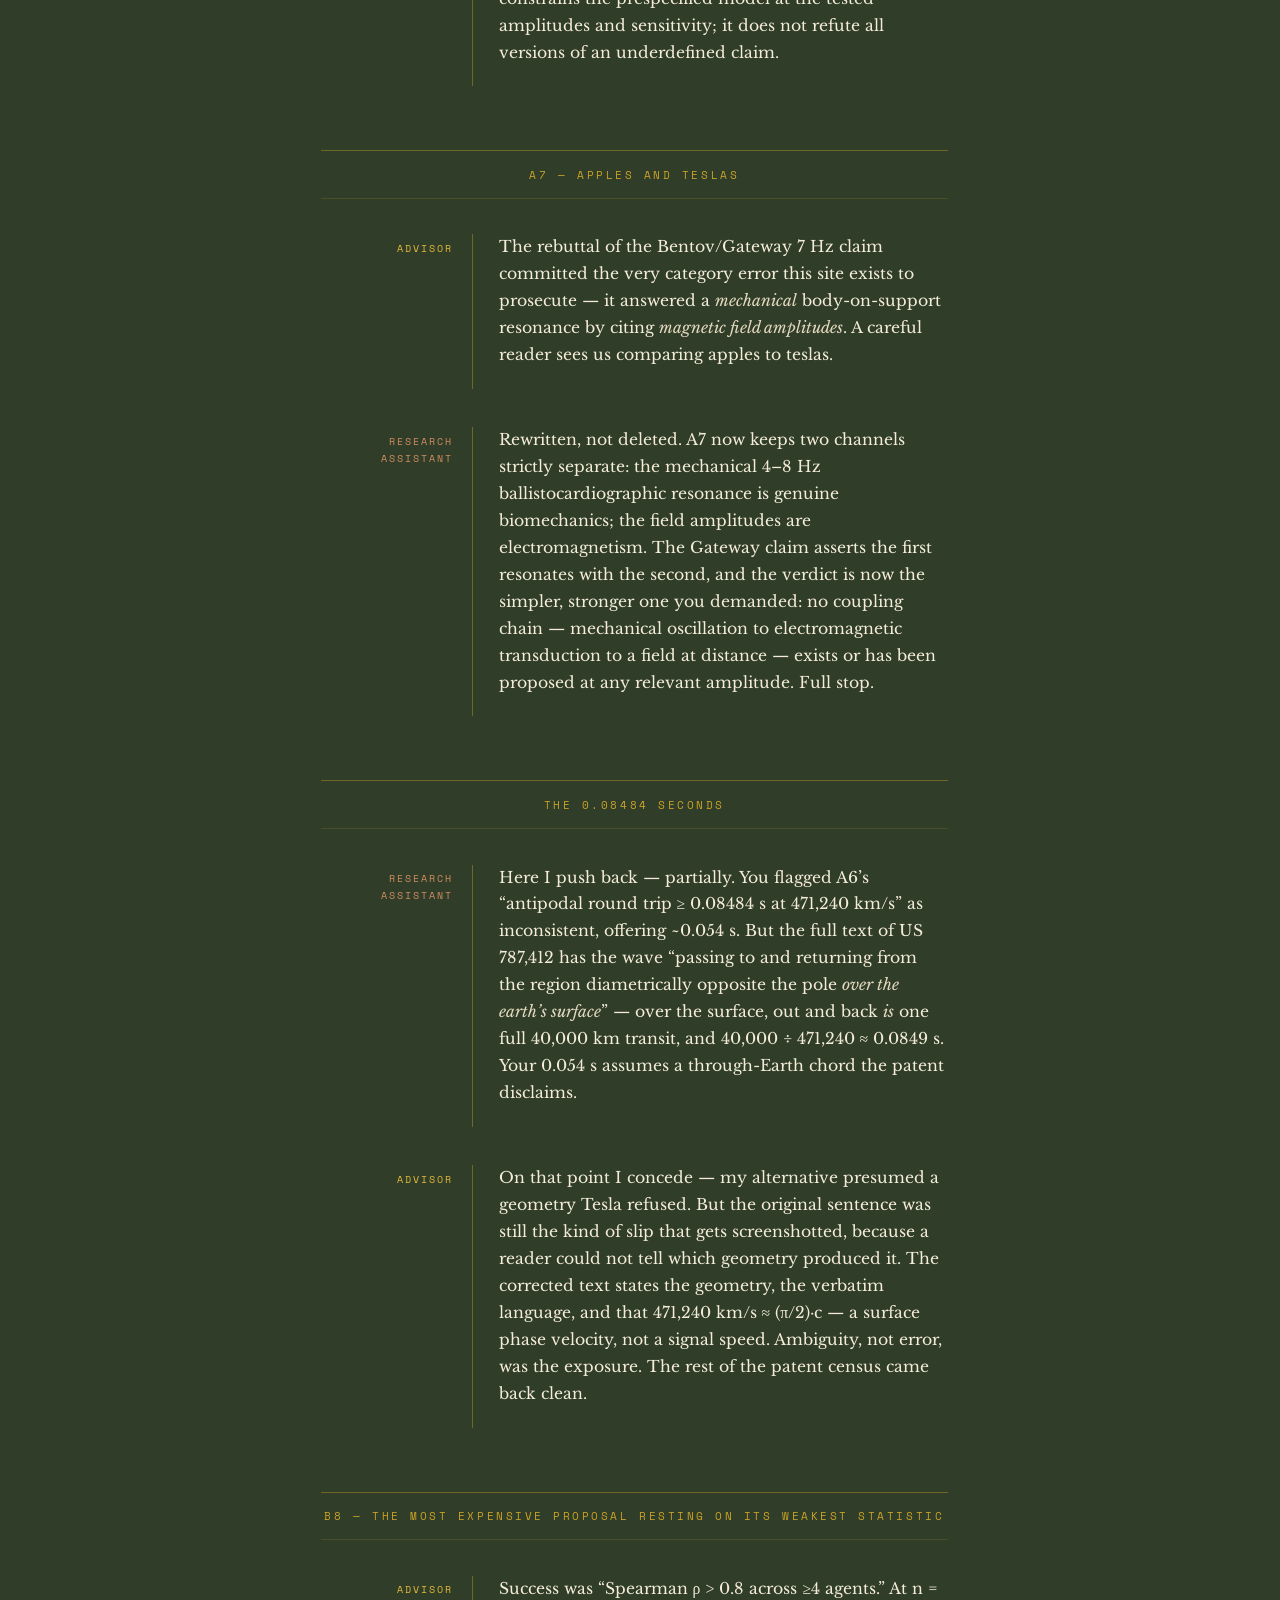
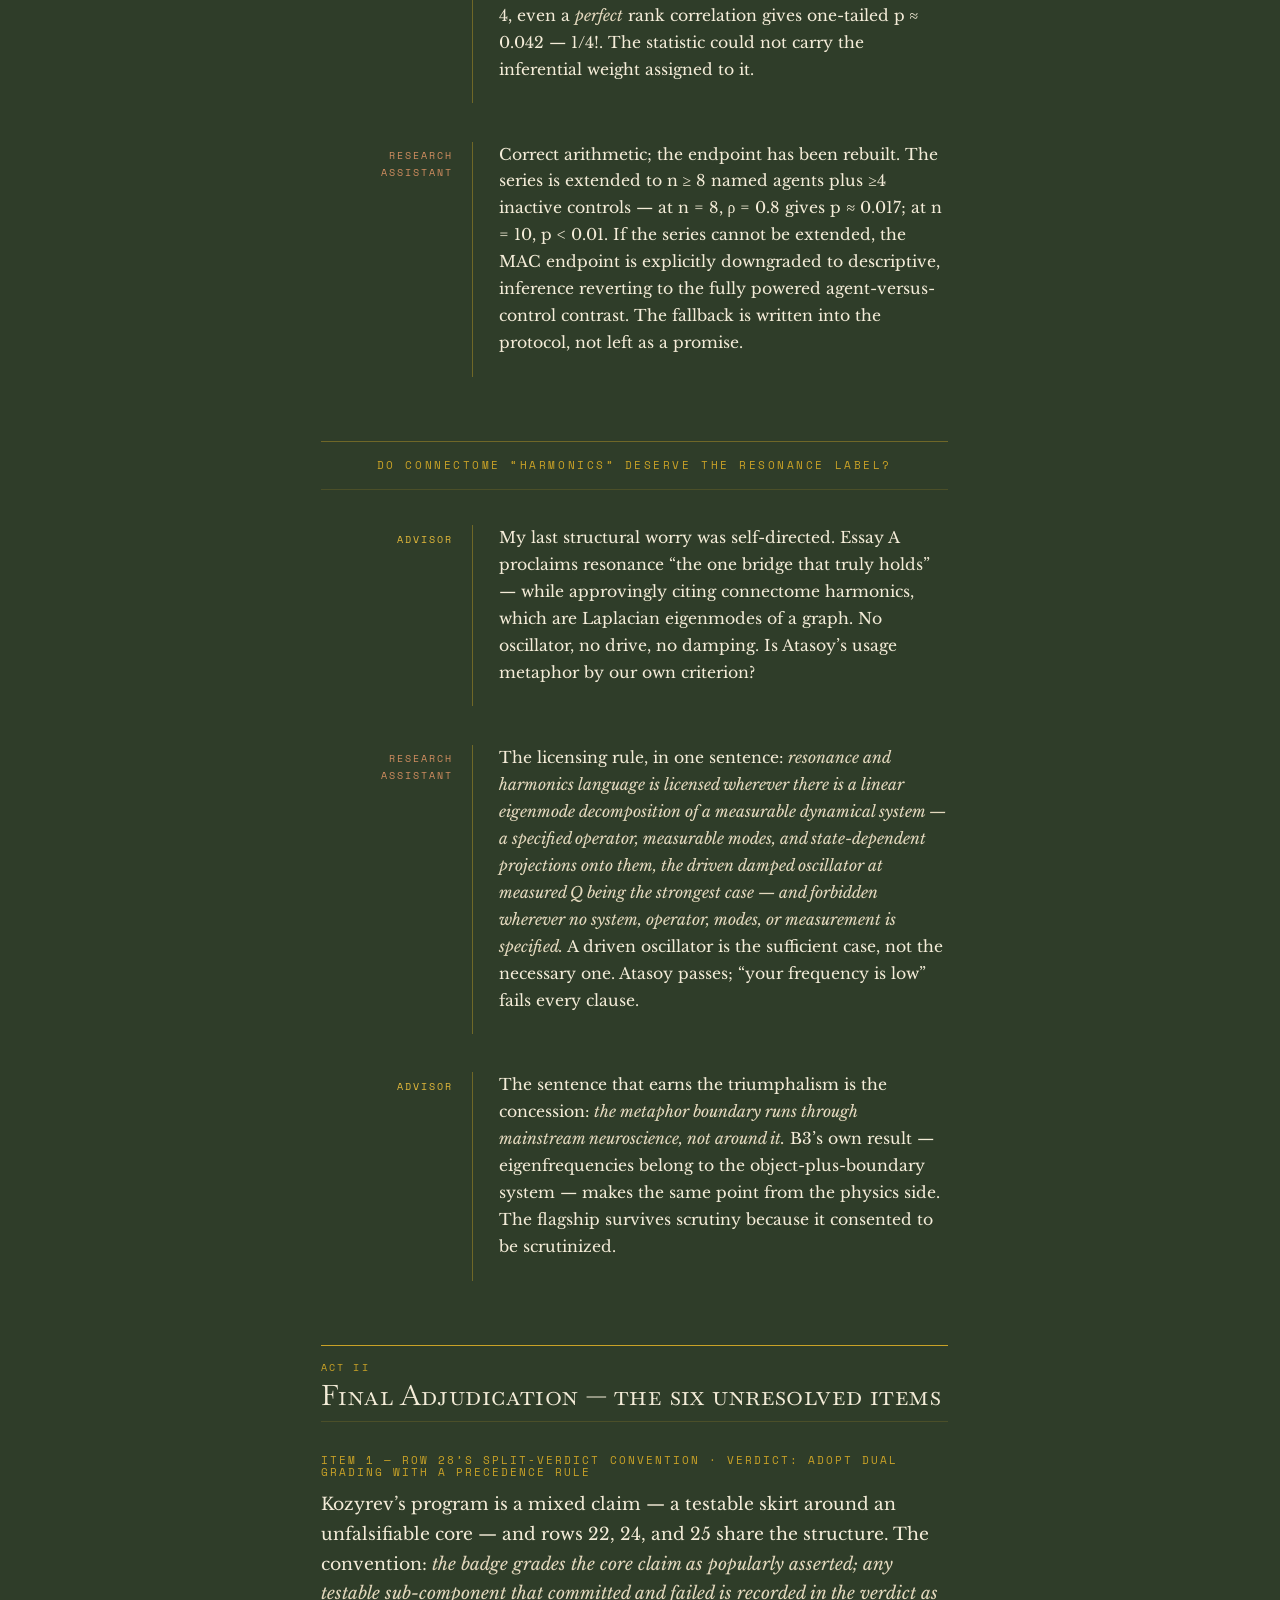
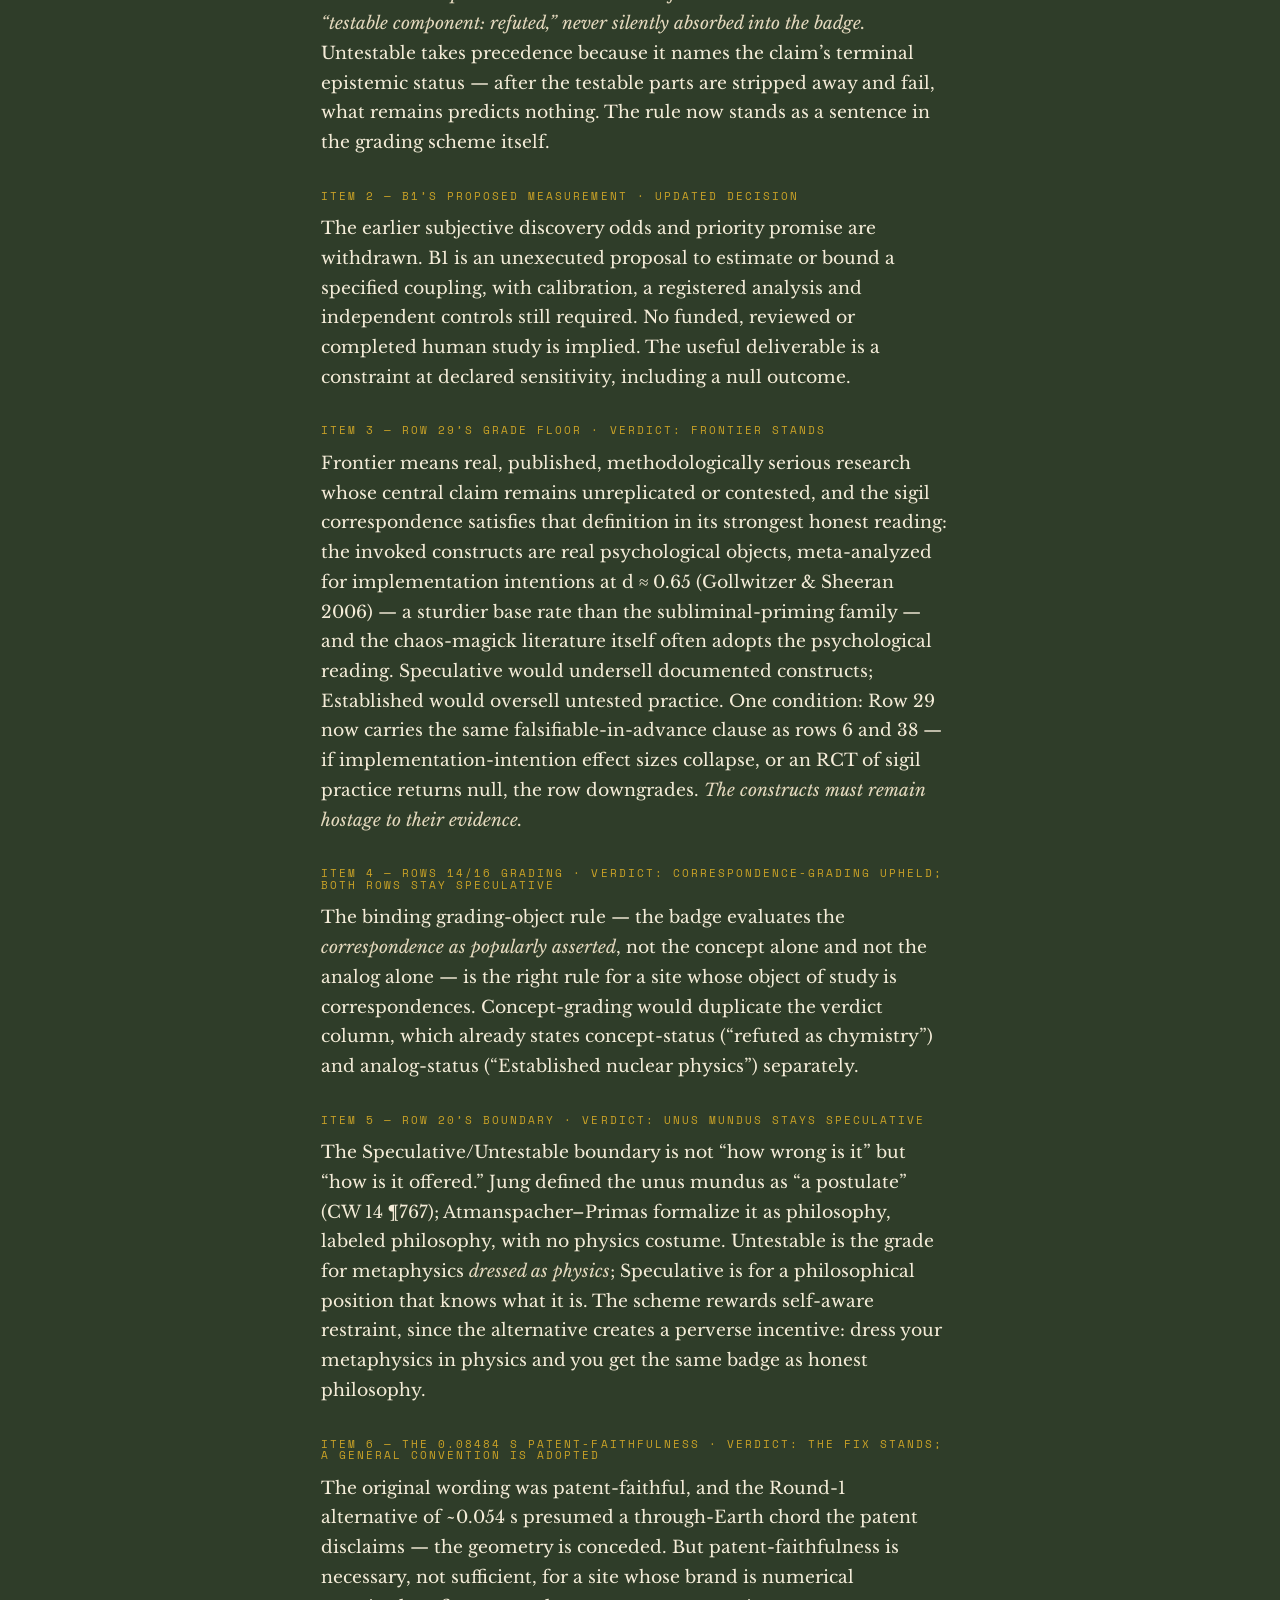
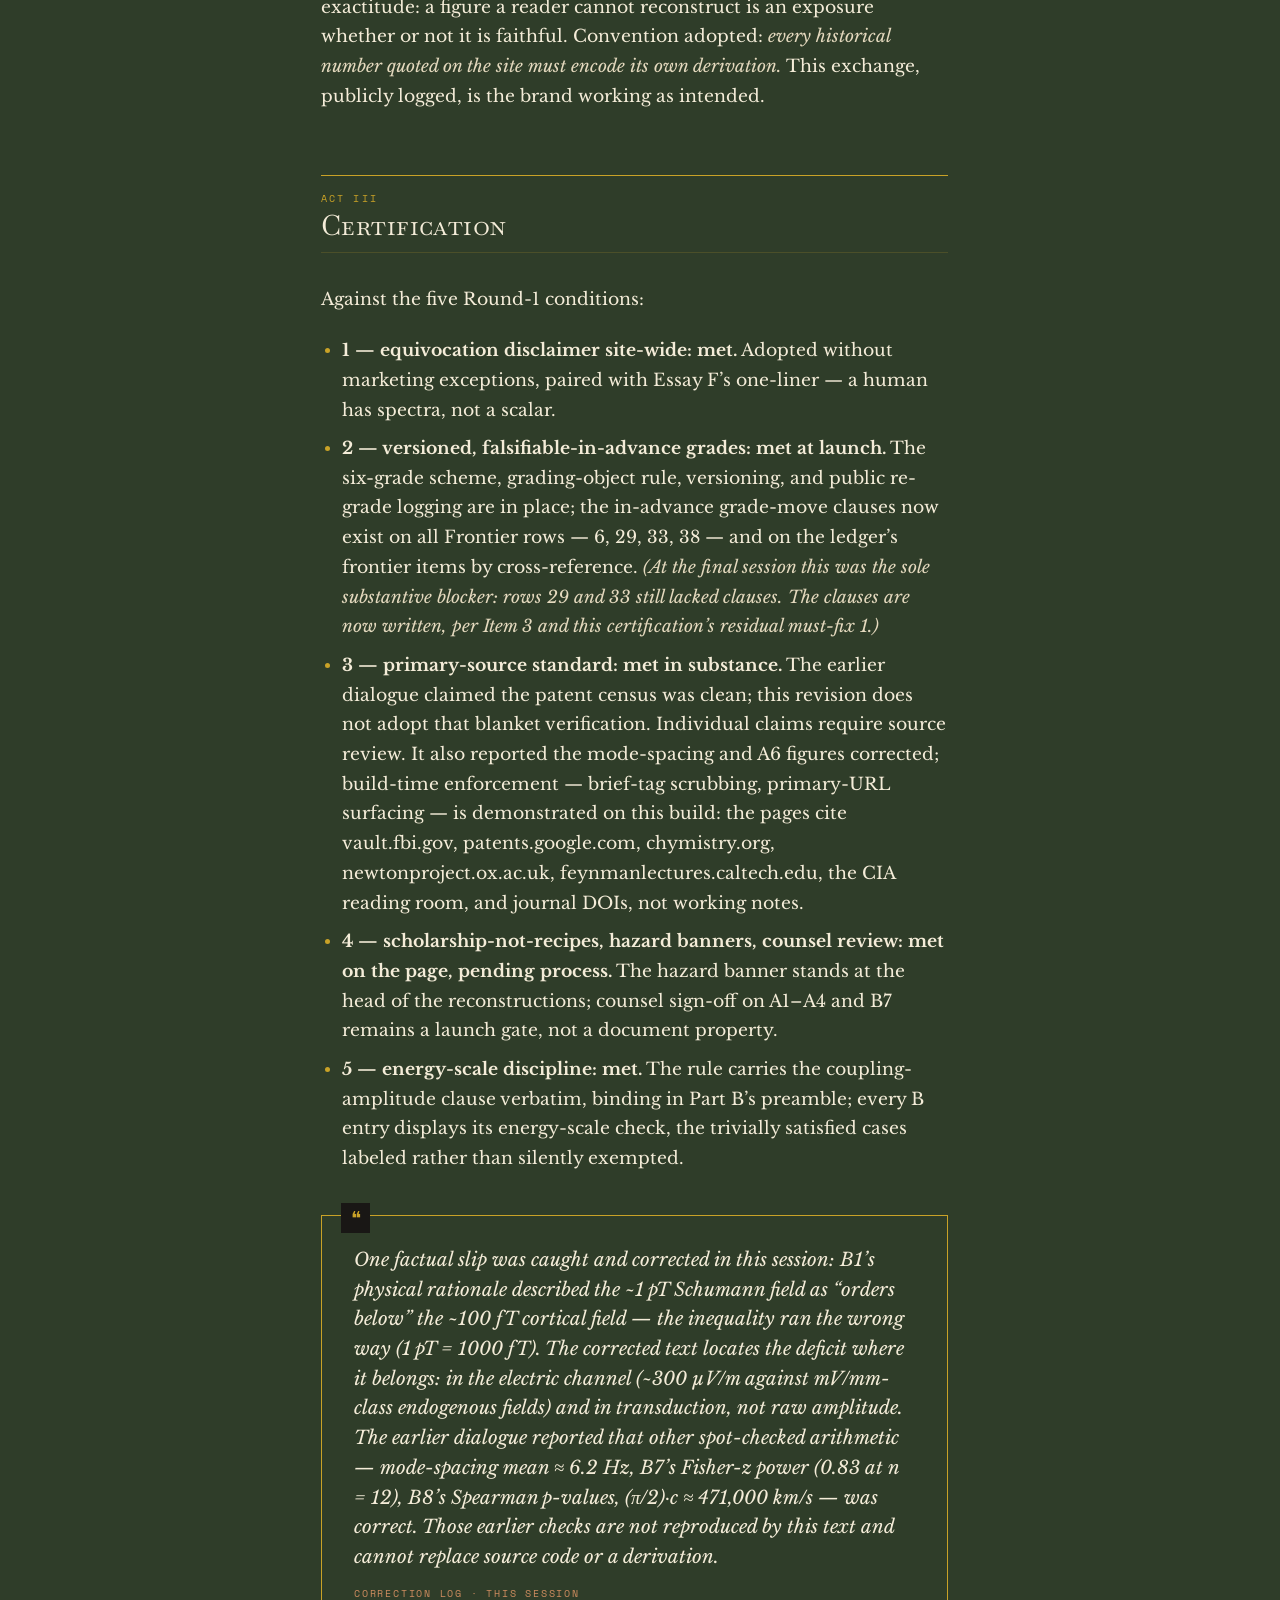
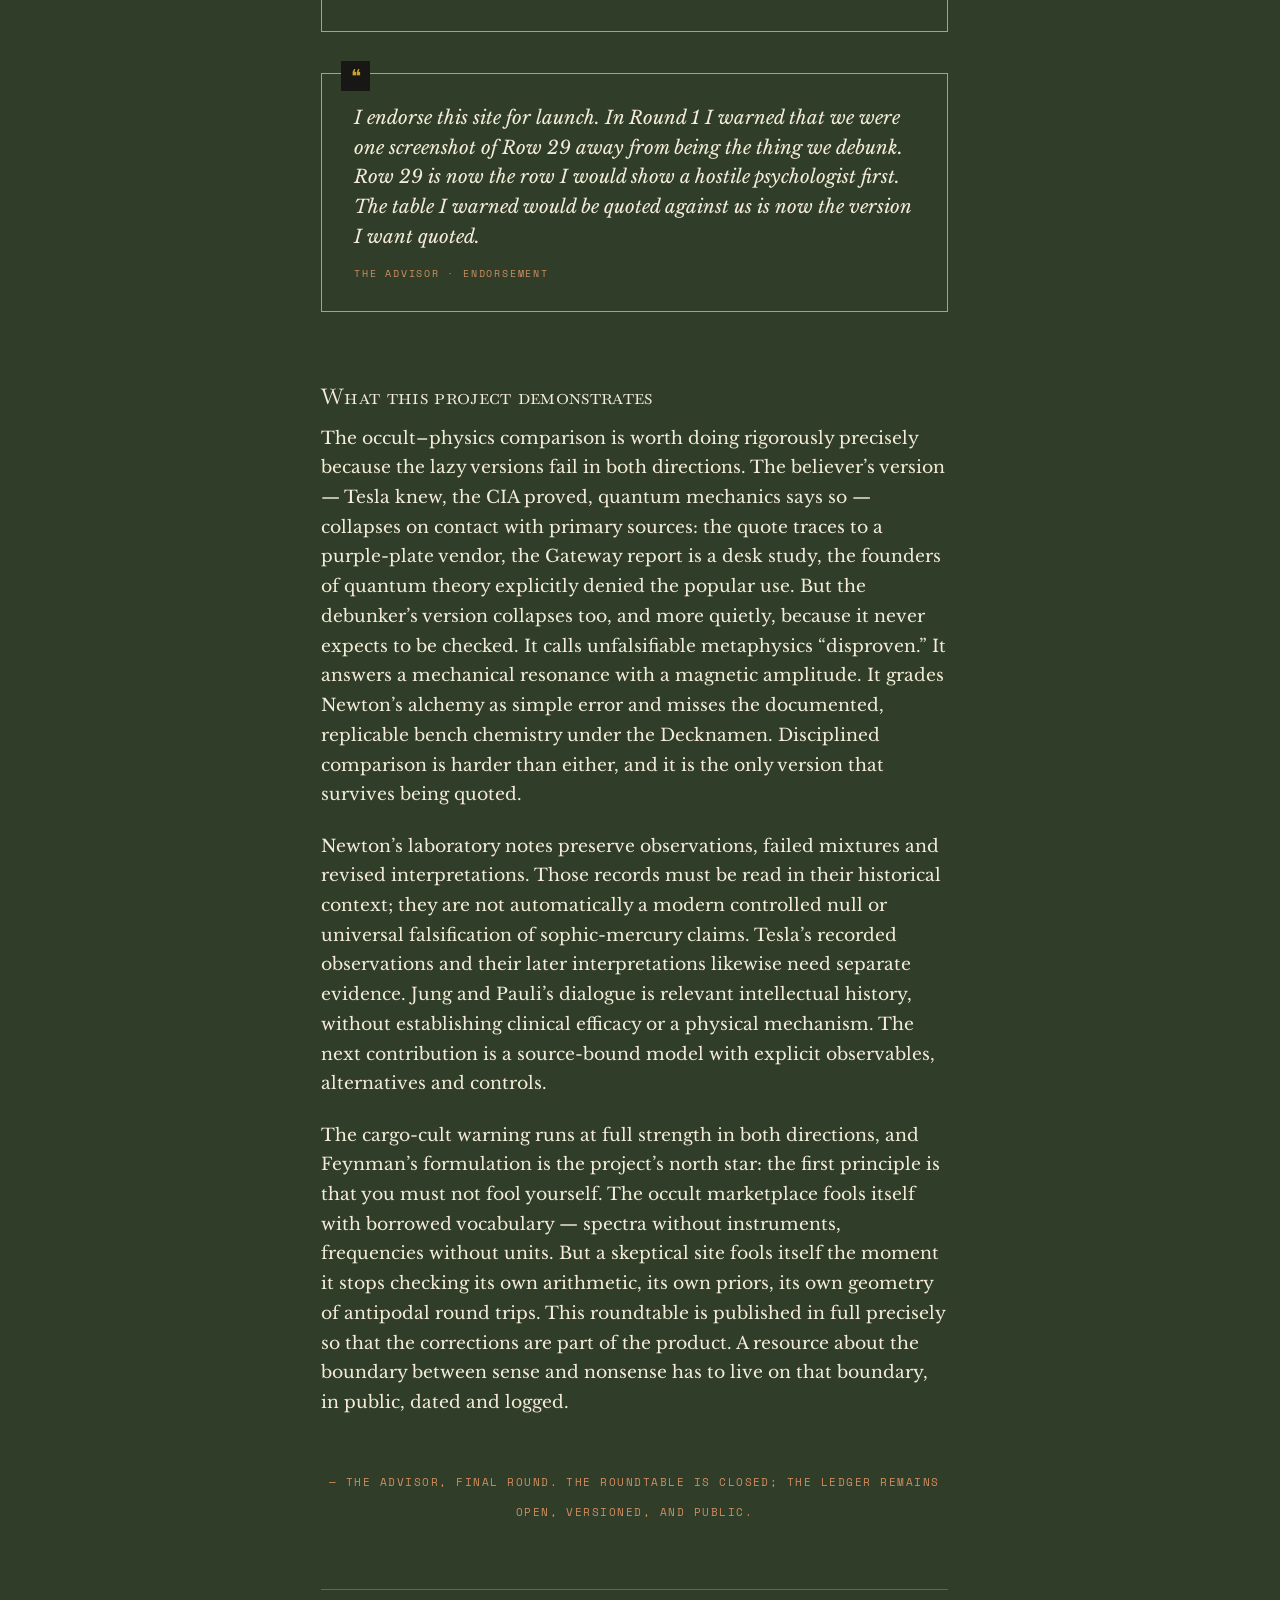
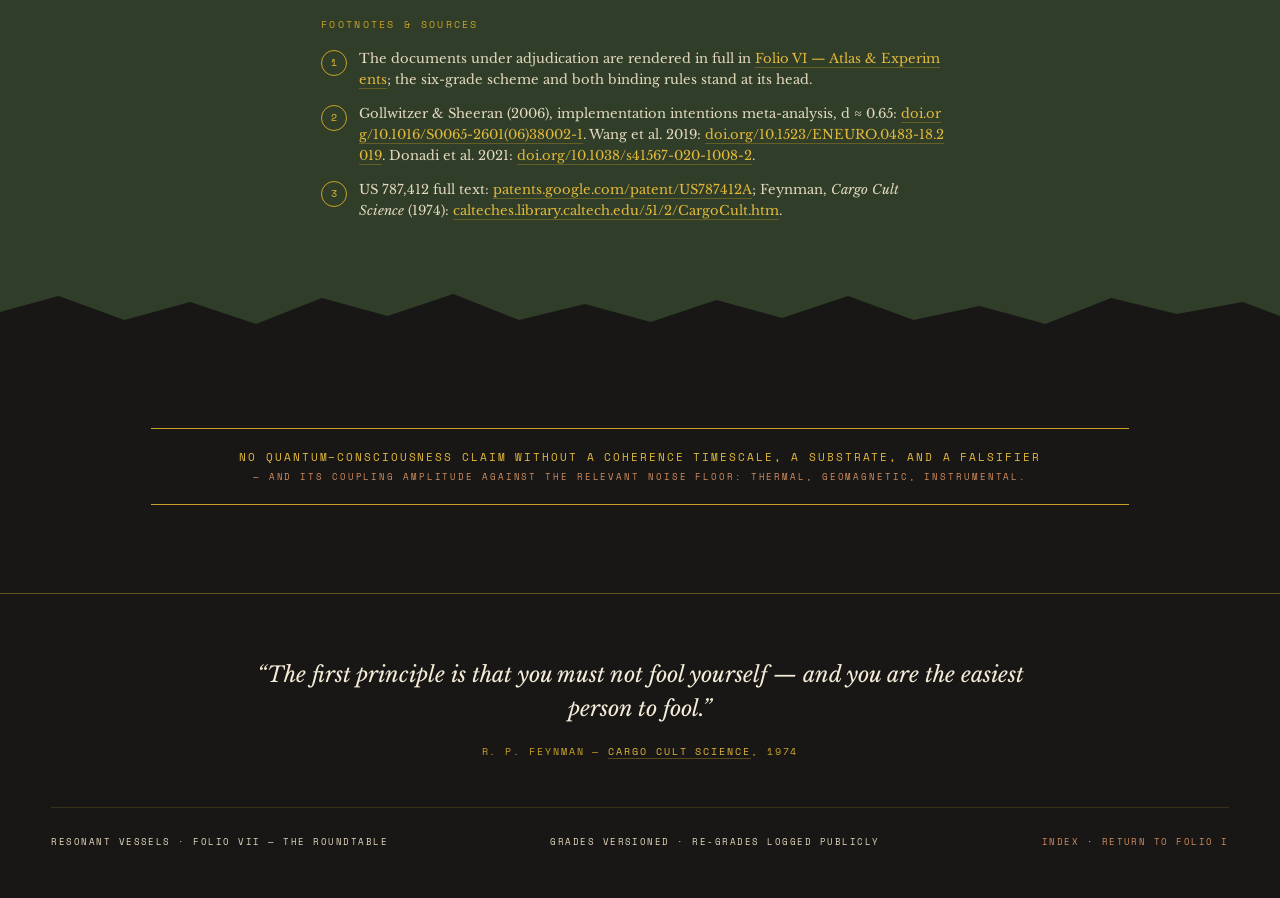
<file: roundtable.html>
<!DOCTYPE html>
<html lang="en">
<head>
<meta charset="UTF-8">
<meta name="viewport" content="width=device-width, initial-scale=1.0">
<title>The Roundtable — Resonant Vessels</title>
<meta name="description" content="The advisor–researcher dialogue in full: the final adjudication of the Correspondence Atlas and the Experiments & Hypotheses Catalog.">
<link rel="preconnect" href="https://fonts.googleapis.com">
<link rel="preconnect" href="https://fonts.gstatic.com" crossorigin>
<link href="https://fonts.googleapis.com/css2?family=Baskervville+SC&family=Libre+Baskerville:ital,wght@0,400;0,700;1,400&family=Space+Mono:wght@400;700&display=swap" rel="stylesheet">
<link rel="stylesheet" href="css/style.css">
</head>
<body>
<div class="grain" aria-hidden="true"></div>

<header class="topbar">
  <a class="brand" href="index.html">Resonant <span class="amp">Vessels</span></a>
  <nav aria-label="Archive sections">
    <a href="figures.html">Figures</a>
    <a href="alchemy.html">Alchemy</a>
    <a href="harmonics.html">Harmonics</a>
    <a href="tesla_files.html">Tesla Files</a>
    <a href="government.html">Government</a>
    <a href="experiments.html">Experiments</a>
    <a href="teleportation.html">Teleportation</a>
    <a href="lab.html">Laboratory</a>
    <a href="bashar.html">Corpus</a>
    <a href="roundtable.html" class="active">Roundtable</a>
    <a href="research-corrections.html">Research revisions</a>
  </nav>
</header>
<aside class="safety-banner" aria-label="Research revision" style="margin:2rem auto;max-width:74rem;">
  <span class="sb-title">Research revision · 26 September 2026</span>
  <p>This first-attempt archive is being corrected against named sources. Historical records, proposed interpretations, conceptual artwork and inherited simulation reports have different evidential status. <a href="research-corrections.html">Read the corrections, process table and next research gates →</a></p>
</aside>

<div class="page-head">
  <span class="folio">Folio VII · Final Session &amp; Adjudication</span>
  <h1 class="display-xl">The Roundtable</h1>
  <p class="lede">Two synthesis documents — the Correspondence Atlas and the Experiments &amp; Hypotheses Catalog — were drafted, attacked in Round 1, defended and revised in Round 2. This closing session is both the Advisor&rsquo;s final ruling and a public record of the argument. It is published in full precisely so that the corrections are part of the product.</p>
  <p class="lede mono-label" style="margin-top:1.2rem;">Voices: model-generated ADVISOR and RESEARCH ASSISTANT roles. This is an inherited editorial dialogue, not human peer review or participation by historical experts.</p>
</div>

<div class="section-olive">
  <div class="torn" aria-hidden="true">
    <svg viewBox="0 0 1440 64" preserveAspectRatio="none">
      <polygon fill="#2F3D29" points="0,64 0,38 56,22 128,44 202,20 276,42 350,26 424,46 498,18 572,40 646,24 720,48 794,22 868,38 942,20 1016,44 1090,28 1164,46 1238,24 1312,40 1386,26 1440,42 1440,64"/>
    </svg>
  </div>

  <div class="triptych">
    <aside class="outline" aria-label="Page outline">
      <div class="outline-title">Outline · Folio VII</div>
      <details open>
        <summary>Act I — The Argument</summary>
        <ul>
          <li><a href="#scene-grading">Refuted is not the wastebasket</a></li>
          <li><a href="#scene-amplitude">1 pT against 50 µT</a></li>
          <li><a href="#scene-a7">A7: apples and teslas</a></li>
          <li><a href="#scene-seconds">The 0.08484 seconds</a></li>
          <li><a href="#scene-b8">B8&rsquo;s weakest statistic</a></li>
          <li><a href="#scene-harmonics">Do harmonics deserve the label?</a></li>
        </ul>
      </details>
      <details>
        <summary>Act II — Adjudication</summary>
        <ul>
          <li><a href="#adjudication">The six unresolved items</a></li>
        </ul>
      </details>
      <details>
        <summary>Act III — Certification</summary>
        <ul>
          <li><a href="#certification">The five conditions</a></li>
          <li><a href="#demonstrates">What this demonstrates</a></li>
        </ul>
      </details>
      <div class="crossnav">
        <a href="figures.html">I · Figures</a>
        <a href="alchemy.html">II · The Alchemical Bench</a>
        <a href="harmonics.html">III · The Harmonics Lab</a>
        <a href="tesla_files.html">IV · The Tesla Files</a>
        <a href="government.html">V · The Government Drawer</a>
        <a href="experiments.html">VI · Atlas &amp; Experiments</a>
        <a href="teleportation.html">VIII · The Correspondence Engine</a>
        <a href="lab.html">IX · The Sound Laboratory</a>
        <a href="bashar.html">X · The Channeled Corpus</a>
      </div>
    </aside>

    <main class="article">
      <div class="part-header" id="part-argument">
        <span class="part-no">Act I</span>
        <h2>The Argument</h2>
      </div>

      <div class="dialogue">
        <div class="speech">
          <div class="speaker">The Advisor</div>
          <div class="speech-body">
            <p>The equivocation diagnosis is the spine of this project: most occult–physics correspondences fail not because the physics is absent but because a measurable quantity is silently swapped for an undefined homonym carrying no units, no instrument, and no distinguishing prediction. My Round 1 job was to find the sentence that would get us laughed out of a faculty seminar; I found six. Here is what happened to them.</p>
          </div>
        </div>
      </div>

      <section id="scene-grading">
        <div class="scene-heading">On grading — Refuted is not the wastebasket</div>
        <div class="dialogue">
          <div class="speech">
            <div class="speaker">Advisor</div>
            <div class="speech-body"><p>Your table graded synchronicity, the astral plane, the Akashic record, and Kozyrev&rsquo;s &ldquo;time energy&rdquo; as <em>Refuted</em> — while your own essays describe them as making no distinguishing prediction. You cannot experimentally refute what predicts nothing.</p></div>
          </div>
          <div class="speech">
            <div class="speaker assistant">Research Assistant</div>
            <div class="speech-body"><p>Conceded — the most consequential fix of the round. The scheme now has six grades: <strong>Untestable</strong> — no instrument, unit, or observation could count against the claim — sits beside Refuted, and five rows moved into it. Each verdict still records which <em>testable</em> sub-claims failed: Kozyrev&rsquo;s experiments committed and failed replication.</p></div>
          </div>
          <div class="speech">
            <div class="speaker">Advisor</div>
            <div class="speech-body"><p>Calling unfalsifiable metaphysics &ldquo;disproven&rdquo; hands the believer a rebuttal for free. The ledger&rsquo;s new gloss should be read aloud at every editorial meeting: <em>unfalsifiable is not a synonym for disproven; it is a different and worse epistemic status.</em> Refuted means you played and lost. Untestable means you never showed up.</p></div>
          </div>
        </div>
      </section>

      <section id="scene-amplitude">
        <div class="scene-heading">The amplitude reality-check — 1 pT against 50 µT</div>
        <div class="dialogue">
          <div class="speech">
            <div class="speaker">Advisor</div>
            <div class="speech-body"><p>Now the flagship. Row 6 — Schumann–EEG coupling — was graded Frontier without facing the discipline Essay E demands of everyone else. State the amplitudes.</p></div>
          </div>
          <div class="speech">
            <div class="speaker assistant">Research Assistant</div>
            <div class="speech-body"><p><strong>Current scope correction.</strong> The inherited discussion compared Schumann amplitudes with one selected Earth-strength EEG study. This revision has not performed a current replication census. Candidate mechanisms must be assessed with their own coupling assumptions and noise budgets; the selected account does not establish Schumann-to-EEG causation.</p></div>
          </div>
          <div class="speech">
            <div class="speaker">Advisor</div>
            <div class="speech-body"><p><strong>Superseded decision.</strong> The earlier draft assigned a subjective discovery probability and described the mechanism gap universally. Neither is retained. The reviewed mechanisms do not establish the proposed effect; that limited finding does not exclude every possible mechanism.</p></div>
          </div>
          <div class="speech">
            <div class="speaker assistant">Research Assistant</div>
            <div class="speech-body"><p><strong>Current decision.</strong> B1 remains a proposed measurement study. It should report a calibrated estimate or bound for a named effect at a stated sensitivity. No discovery odds, funding status or claim to the best published bound is supported. Shielding and active cancellation would need measured transfer functions in the tested band.</p></div>
          </div>
          <div class="speech">
            <div class="speaker">Advisor</div>
            <div class="speech-body"><p><strong>Current interpretation rule.</strong> A positive result needs artifact controls and independent replication. A null constrains the prespecified model at the tested amplitudes and sensitivity; it does not refute all versions of an underdefined claim.</p></div>
          </div>
        </div>
      </section>

      <section id="scene-a7">
        <div class="scene-heading">A7 — apples and teslas</div>
        <div class="dialogue">
          <div class="speech">
            <div class="speaker">Advisor</div>
            <div class="speech-body"><p>The rebuttal of the Bentov/Gateway 7 Hz claim committed the very category error this site exists to prosecute — it answered a <em>mechanical</em> body-on-support resonance by citing <em>magnetic field amplitudes</em>. A careful reader sees us comparing apples to teslas.</p></div>
          </div>
          <div class="speech">
            <div class="speaker assistant">Research Assistant</div>
            <div class="speech-body"><p>Rewritten, not deleted. A7 now keeps two channels strictly separate: the mechanical 4–8 Hz ballistocardiographic resonance is genuine biomechanics; the field amplitudes are electromagnetism. The Gateway claim asserts the first resonates with the second, and the verdict is now the simpler, stronger one you demanded: no coupling chain — mechanical oscillation to electromagnetic transduction to a field at distance — exists or has been proposed at any relevant amplitude. Full stop.</p></div>
          </div>
        </div>
      </section>

      <section id="scene-seconds">
        <div class="scene-heading">The 0.08484 seconds</div>
        <div class="dialogue">
          <div class="speech">
            <div class="speaker assistant">Research Assistant</div>
            <div class="speech-body"><p>Here I push back — partially. You flagged A6&rsquo;s &ldquo;antipodal round trip ≥ 0.08484 s at 471,240 km/s&rdquo; as inconsistent, offering ~0.054 s. But the full text of US 787,412 has the wave &ldquo;passing to and returning from the region diametrically opposite the pole <em>over the earth&rsquo;s surface</em>&rdquo; — over the surface, out and back <em>is</em> one full 40,000 km transit, and 40,000 ÷ 471,240 ≈ 0.0849 s. Your 0.054 s assumes a through-Earth chord the patent disclaims.</p></div>
          </div>
          <div class="speech">
            <div class="speaker">Advisor</div>
            <div class="speech-body"><p>On that point I concede — my alternative presumed a geometry Tesla refused. But the original sentence was still the kind of slip that gets screenshotted, because a reader could not tell which geometry produced it. The corrected text states the geometry, the verbatim language, and that 471,240 km/s ≈ (π/2)·c — a surface phase velocity, not a signal speed. Ambiguity, not error, was the exposure. The rest of the patent census came back clean.</p></div>
          </div>
        </div>
      </section>

      <section id="scene-b8">
        <div class="scene-heading">B8 — the most expensive proposal resting on its weakest statistic</div>
        <div class="dialogue">
          <div class="speech">
            <div class="speaker">Advisor</div>
            <div class="speech-body"><p>Success was &ldquo;Spearman ρ &gt; 0.8 across ≥4 agents.&rdquo; At n = 4, even a <em>perfect</em> rank correlation gives one-tailed p ≈ 0.042 — 1/4!. The statistic could not carry the inferential weight assigned to it.</p></div>
          </div>
          <div class="speech">
            <div class="speaker assistant">Research Assistant</div>
            <div class="speech-body"><p>Correct arithmetic; the endpoint has been rebuilt. The series is extended to n ≥ 8 named agents plus ≥4 inactive controls — at n = 8, ρ = 0.8 gives p ≈ 0.017; at n = 10, p &lt; 0.01. If the series cannot be extended, the MAC endpoint is explicitly downgraded to descriptive, inference reverting to the fully powered agent-versus-control contrast. The fallback is written into the protocol, not left as a promise.</p></div>
          </div>
        </div>
      </section>

      <section id="scene-harmonics">
        <div class="scene-heading">Do connectome &ldquo;harmonics&rdquo; deserve the resonance label?</div>
        <div class="dialogue">
          <div class="speech">
            <div class="speaker">Advisor</div>
            <div class="speech-body"><p>My last structural worry was self-directed. Essay A proclaims resonance &ldquo;the one bridge that truly holds&rdquo; — while approvingly citing connectome harmonics, which are Laplacian eigenmodes of a graph. No oscillator, no drive, no damping. Is Atasoy&rsquo;s usage metaphor by our own criterion?</p></div>
          </div>
          <div class="speech">
            <div class="speaker assistant">Research Assistant</div>
            <div class="speech-body"><p>The licensing rule, in one sentence: <em>resonance and harmonics language is licensed wherever there is a linear eigenmode decomposition of a measurable dynamical system — a specified operator, measurable modes, and state-dependent projections onto them, the driven damped oscillator at measured Q being the strongest case — and forbidden wherever no system, operator, modes, or measurement is specified.</em> A driven oscillator is the sufficient case, not the necessary one. Atasoy passes; &ldquo;your frequency is low&rdquo; fails every clause.</p></div>
          </div>
          <div class="speech">
            <div class="speaker">Advisor</div>
            <div class="speech-body"><p>The sentence that earns the triumphalism is the concession: <em>the metaphor boundary runs through mainstream neuroscience, not around it.</em> B3&rsquo;s own result — eigenfrequencies belong to the object-plus-boundary system — makes the same point from the physics side. The flagship survives scrutiny because it consented to be scrutinized.</p></div>
          </div>
        </div>
      </section>

      <div class="part-header" id="part-adjudication">
        <span class="part-no">Act II</span>
        <h2>Final Adjudication — the six unresolved items</h2>
      </div>

      <section id="adjudication">
        <h4>Item 1 — Row 28&rsquo;s split-verdict convention · Verdict: adopt dual grading with a precedence rule</h4>
        <p>Kozyrev&rsquo;s program is a mixed claim — a testable skirt around an unfalsifiable core — and rows 22, 24, and 25 share the structure. The convention: <em>the badge grades the core claim as popularly asserted; any testable sub-component that committed and failed is recorded in the verdict as &ldquo;testable component: refuted,&rdquo; never silently absorbed into the badge.</em> Untestable takes precedence because it names the claim&rsquo;s terminal epistemic status — after the testable parts are stripped away and fail, what remains predicts nothing. The rule now stands as a sentence in the grading scheme itself.</p>

        <h4>Item 2 — B1’s proposed measurement · Updated decision</h4><p>The earlier subjective discovery odds and priority promise are withdrawn. B1 is an unexecuted proposal to estimate or bound a specified coupling, with calibration, a registered analysis and independent controls still required. No funded, reviewed or completed human study is implied. The useful deliverable is a constraint at declared sensitivity, including a null outcome.</p>

        <h4>Item 3 — Row 29&rsquo;s grade floor · Verdict: Frontier stands</h4>
        <p>Frontier means real, published, methodologically serious research whose central claim remains unreplicated or contested, and the sigil correspondence satisfies that definition in its strongest honest reading: the invoked constructs are real psychological objects, meta-analyzed for implementation intentions at d ≈ 0.65 (Gollwitzer &amp; Sheeran 2006) — a sturdier base rate than the subliminal-priming family — and the chaos-magick literature itself often adopts the psychological reading. Speculative would undersell documented constructs; Established would oversell untested practice. One condition: Row 29 now carries the same falsifiable-in-advance clause as rows 6 and 38 — if implementation-intention effect sizes collapse, or an RCT of sigil practice returns null, the row downgrades. <em>The constructs must remain hostage to their evidence.</em></p>

        <h4>Item 4 — Rows 14/16 grading · Verdict: correspondence-grading upheld; both rows stay Speculative</h4>
        <p>The binding grading-object rule — the badge evaluates the <em>correspondence as popularly asserted</em>, not the concept alone and not the analog alone — is the right rule for a site whose object of study is correspondences. Concept-grading would duplicate the verdict column, which already states concept-status (&ldquo;refuted as chymistry&rdquo;) and analog-status (&ldquo;Established nuclear physics&rdquo;) separately.</p>

        <h4>Item 5 — Row 20&rsquo;s boundary · Verdict: unus mundus stays Speculative</h4>
        <p>The Speculative/Untestable boundary is not &ldquo;how wrong is it&rdquo; but &ldquo;how is it offered.&rdquo; Jung defined the unus mundus as &ldquo;a postulate&rdquo; (CW 14 ¶767); Atmanspacher–Primas formalize it as philosophy, labeled philosophy, with no physics costume. Untestable is the grade for metaphysics <em>dressed as physics</em>; Speculative is for a philosophical position that knows what it is. The scheme rewards self-aware restraint, since the alternative creates a perverse incentive: dress your metaphysics in physics and you get the same badge as honest philosophy.</p>

        <h4>Item 6 — The 0.08484 s patent-faithfulness · Verdict: the fix stands; a general convention is adopted</h4>
        <p>The original wording was patent-faithful, and the Round-1 alternative of ~0.054 s presumed a through-Earth chord the patent disclaims — the geometry is conceded. But patent-faithfulness is necessary, not sufficient, for a site whose brand is numerical exactitude: a figure a reader cannot reconstruct is an exposure whether or not it is faithful. Convention adopted: <em>every historical number quoted on the site must encode its own derivation.</em> This exchange, publicly logged, is the brand working as intended.</p>
      </section>

      <div class="part-header" id="part-certification">
        <span class="part-no">Act III</span>
        <h2>Certification</h2>
      </div>

      <section id="certification">
        <p>Against the five Round-1 conditions:</p>
        <ul>
          <li><strong>1 — equivocation disclaimer site-wide: met.</strong> Adopted without marketing exceptions, paired with Essay F&rsquo;s one-liner — a human has spectra, not a scalar.</li>
          <li><strong>2 — versioned, falsifiable-in-advance grades: met at launch.</strong> The six-grade scheme, grading-object rule, versioning, and public re-grade logging are in place; the in-advance grade-move clauses now exist on all Frontier rows — 6, 29, 33, 38 — and on the ledger&rsquo;s frontier items by cross-reference. <em>(At the final session this was the sole substantive blocker: rows 29 and 33 still lacked clauses. The clauses are now written, per Item 3 and this certification&rsquo;s residual must-fix 1.)</em></li>
          <li><strong>3 — primary-source standard: met in substance.</strong> The earlier dialogue claimed the patent census was clean; this revision does not adopt that blanket verification. Individual claims require source review. It also reported the mode-spacing and A6 figures corrected; build-time enforcement — brief-tag scrubbing, primary-URL surfacing — is demonstrated on this build: the pages cite vault.fbi.gov, patents.google.com, chymistry.org, newtonproject.ox.ac.uk, feynmanlectures.caltech.edu, the CIA reading room, and journal DOIs, not working notes.</li>
          <li><strong>4 — scholarship-not-recipes, hazard banners, counsel review: met on the page, pending process.</strong> The hazard banner stands at the head of the reconstructions; counsel sign-off on A1–A4 and B7 remains a launch gate, not a document property.</li>
          <li><strong>5 — energy-scale discipline: met.</strong> The rule carries the coupling-amplitude clause verbatim, binding in Part B&rsquo;s preamble; every B entry displays its energy-scale check, the trivially satisfied cases labeled rather than silently exempted.</li>
        </ul>
        <div class="pullquote">
          One factual slip was caught and corrected in this session: B1&rsquo;s physical rationale described the ~1 pT Schumann field as &ldquo;orders below&rdquo; the ~100 fT cortical field — the inequality ran the wrong way (1 pT = 1000 fT). The corrected text locates the deficit where it belongs: in the electric channel (~300 µV/m against mV/mm-class endogenous fields) and in transduction, not raw amplitude. The earlier dialogue reported that other spot-checked arithmetic — mode-spacing mean ≈ 6.2 Hz, B7&rsquo;s Fisher-z power (0.83 at n = 12), B8&rsquo;s Spearman p-values, (π/2)·c ≈ 471,000 km/s — was correct. Those earlier checks are not reproduced by this text and cannot replace source code or a derivation.
          <span class="attribution">Correction log · this session</span>
        </div>
        <div class="pullquote">
          I endorse this site for launch. In Round 1 I warned that we were one screenshot of Row 29 away from being the thing we debunk. Row 29 is now the row I would show a hostile psychologist first. The table I warned would be quoted against us is now the version I want quoted.
          <span class="attribution">The Advisor · endorsement</span>
        </div>
      </section>

      <section id="demonstrates">
        <h3>What this project demonstrates</h3>
        <p>The occult–physics comparison is worth doing rigorously precisely because the lazy versions fail in both directions. The believer&rsquo;s version — Tesla knew, the CIA proved, quantum mechanics says so — collapses on contact with primary sources: the quote traces to a purple-plate vendor, the Gateway report is a desk study, the founders of quantum theory explicitly denied the popular use. But the debunker&rsquo;s version collapses too, and more quietly, because it never expects to be checked. It calls unfalsifiable metaphysics &ldquo;disproven.&rdquo; It answers a mechanical resonance with a magnetic amplitude. It grades Newton&rsquo;s alchemy as simple error and misses the documented, replicable bench chemistry under the Decknamen. Disciplined comparison is harder than either, and it is the only version that survives being quoted.</p>
        <p>Newton’s laboratory notes preserve observations, failed mixtures and revised interpretations. Those records must be read in their historical context; they are not automatically a modern controlled null or universal falsification of sophic-mercury claims. Tesla’s recorded observations and their later interpretations likewise need separate evidence. Jung and Pauli’s dialogue is relevant intellectual history, without establishing clinical efficacy or a physical mechanism. The next contribution is a source-bound model with explicit observables, alternatives and controls.</p>
        <p>The cargo-cult warning runs at full strength in both directions, and Feynman&rsquo;s formulation is the project&rsquo;s north star: the first principle is that you must not fool yourself. The occult marketplace fools itself with borrowed vocabulary — spectra without instruments, frequencies without units. But a skeptical site fools itself the moment it stops checking its own arithmetic, its own priors, its own geometry of antipodal round trips. This roundtable is published in full precisely so that the corrections are part of the product. A resource about the boundary between sense and nonsense has to live on that boundary, in public, dated and logged.</p>
        <p class="center" style="margin-top:3rem;"><span class="mono-label copper">— The Advisor, final round. The roundtable is closed; the ledger remains open, versioned, and public.</span></p>
      </section>

      <div class="footnotes" id="footnotes">
        <div class="fn-title">Footnotes &amp; Sources</div>
        <ol>
          <li id="fn-r1"><span class="fn-target">The documents under adjudication are rendered in full in <a href="experiments.html">Folio VI — Atlas &amp; Experiments</a>; the six-grade scheme and both binding rules stand at its head.</span></li>
          <li id="fn-r2"><span class="fn-target">Gollwitzer &amp; Sheeran (2006), implementation intentions meta-analysis, d ≈ 0.65: <a href="https://doi.org/10.1016/S0065-2601(06)38002-1">doi.org/10.1016/S0065-2601(06)38002-1</a>. Wang et al. 2019: <a href="https://doi.org/10.1523/ENEURO.0483-18.2019">doi.org/10.1523/ENEURO.0483-18.2019</a>. Donadi et al. 2021: <a href="https://doi.org/10.1038/s41567-020-1008-2">doi.org/10.1038/s41567-020-1008-2</a>.</span></li>
          <li id="fn-r3"><span class="fn-target">US 787,412 full text: <a href="https://patents.google.com/patent/US787412A/en">patents.google.com/patent/US787412A</a>; Feynman, <em>Cargo Cult Science</em> (1974): <a href="https://calteches.library.caltech.edu/51/2/CargoCult.htm">calteches.library.caltech.edu/51/2/CargoCult.htm</a>.</span></li>
        </ol>
      </div>
    </main>

    <aside class="margin-col">
      <div class="margin-note">
        <span class="mn-label">Margin Note · Why Publish This</span>
        A resource about the boundary between sense and nonsense has to live on that boundary, in public, dated and logged. The corrections are part of the product.
      </div>
      <div class="margin-note">
        <span class="mn-label">Margin Note · The Six Fixes</span>
        Six sentences were found that would have gotten the project laughed out of a seminar: the Refuted wastebasket; the unpriced 1 pT coupling; apples-to-teslas in A7; the unreadable 0.08484 s; B8&rsquo;s underpowered statistic; and the resonance label turned on itself. All six exchanges are in Act I, verbatim in substance.
      </div>
      <div class="margin-note">
        <span class="mn-label">Margin Note · Versioning</span>
        Grades are versioned; any re-grade is logged publicly with date and reason. The ledger remains open.
      </div>
    </aside>
  </div>
</div>

<div class="torn" aria-hidden="true">
  <svg viewBox="0 0 1440 64" preserveAspectRatio="none">
    <polygon fill="#191715" points="0,64 0,36 66,20 140,44 214,26 288,48 362,22 436,40 510,18 584,44 658,28 732,46 806,24 880,42 954,20 1028,44 1102,30 1176,48 1250,22 1324,38 1398,26 1440,40 1440,64"/>
  </svg>
</div>

<section class="section-ink">
  <div class="wrap wrap-narrow">
    <div class="house-rule">
      No quantum–consciousness claim without a coherence timescale, a substrate, and a falsifier<span class="hr-small">— and its coupling amplitude against the relevant noise floor: thermal, geomagnetic, instrumental.</span>
    </div>
  </div>
</section>

<footer class="site-footer">
  <div class="footer-epigraph">
    <blockquote>&ldquo;The first principle is that you must not fool yourself — and you are the easiest person to fool.&rdquo;</blockquote>
    <span class="cite">R. P. Feynman — <a href="https://calteches.library.caltech.edu/51/2/CargoCult.htm">Cargo Cult Science</a>, 1974</span>
  </div>
  <div class="footer-meta">
    <span>Resonant Vessels · Folio VII — The Roundtable</span>
    <span>Grades versioned · Re-grades logged publicly</span>
    <span><a href="index.html">Index</a> · <a href="figures.html">Return to Folio I</a></span>
  </div>
</footer>

<script src="js/main.js"></script>
</body>
</html>
</file>
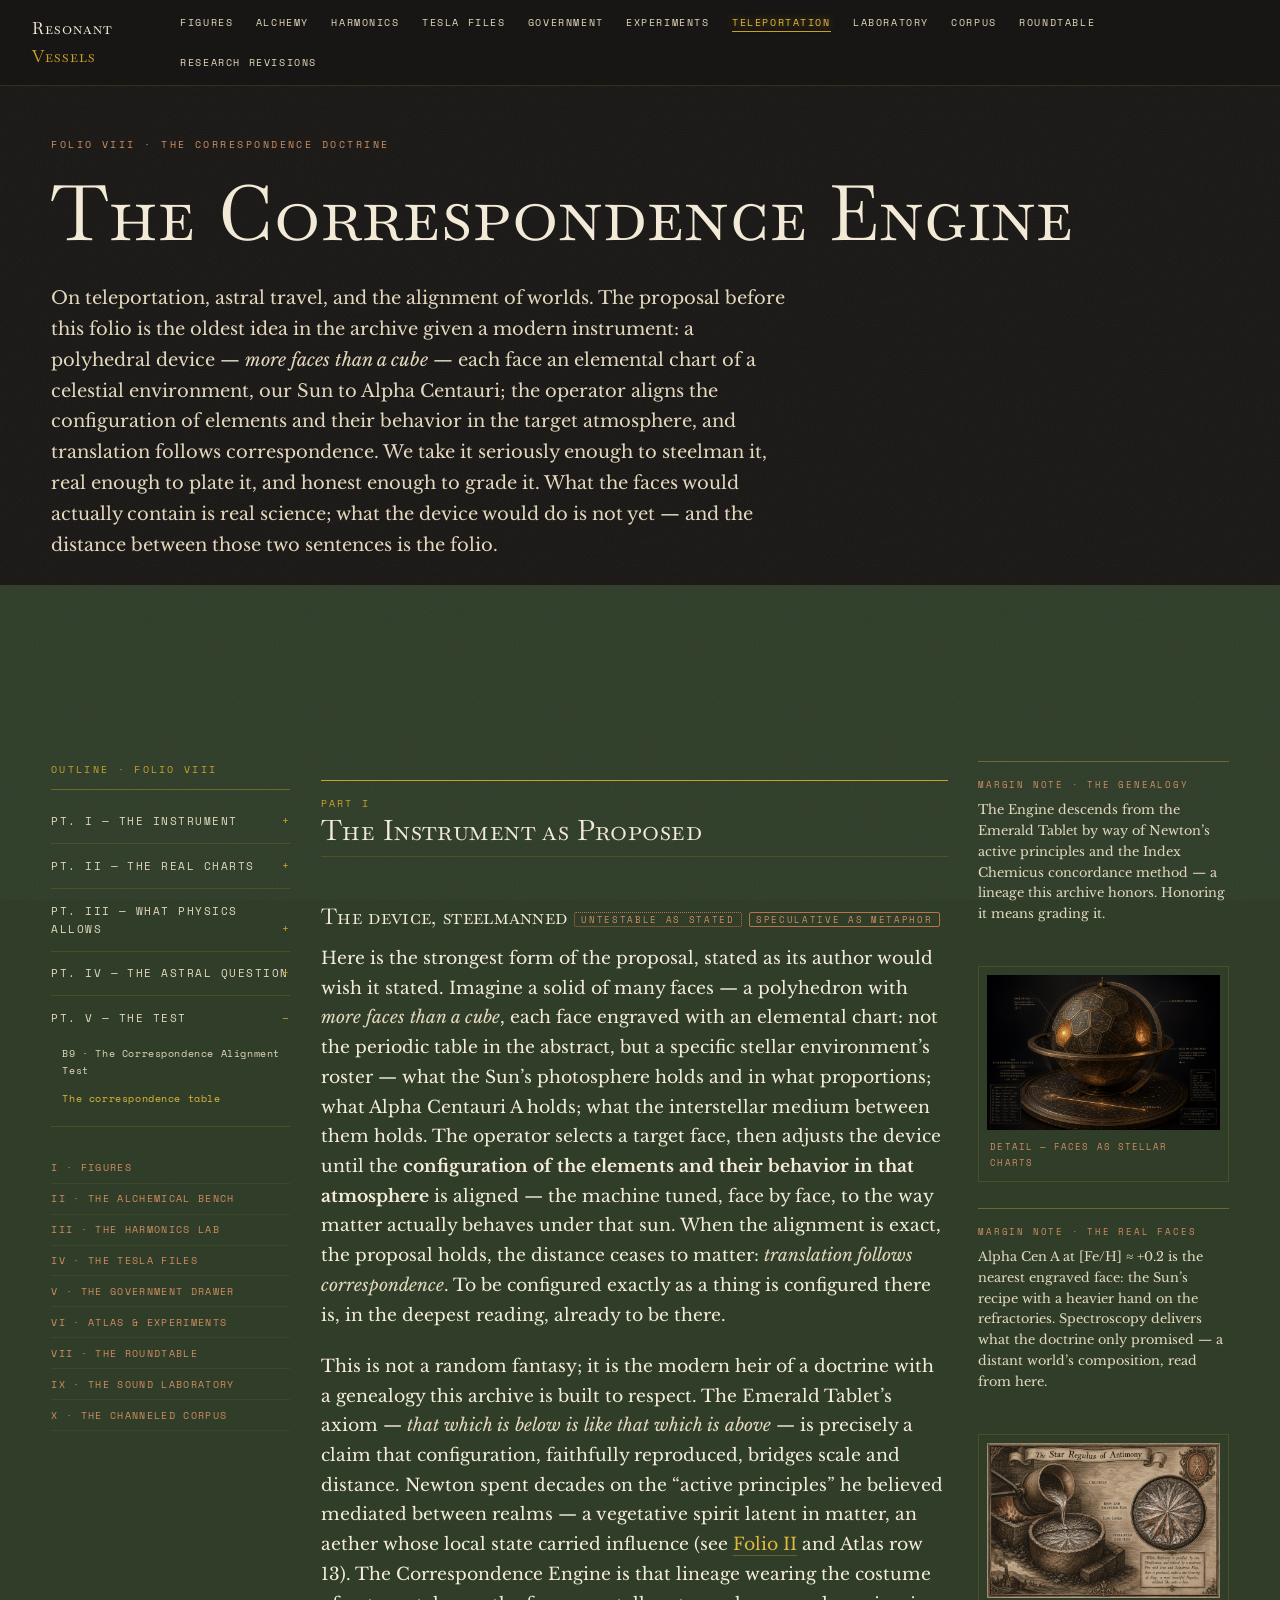
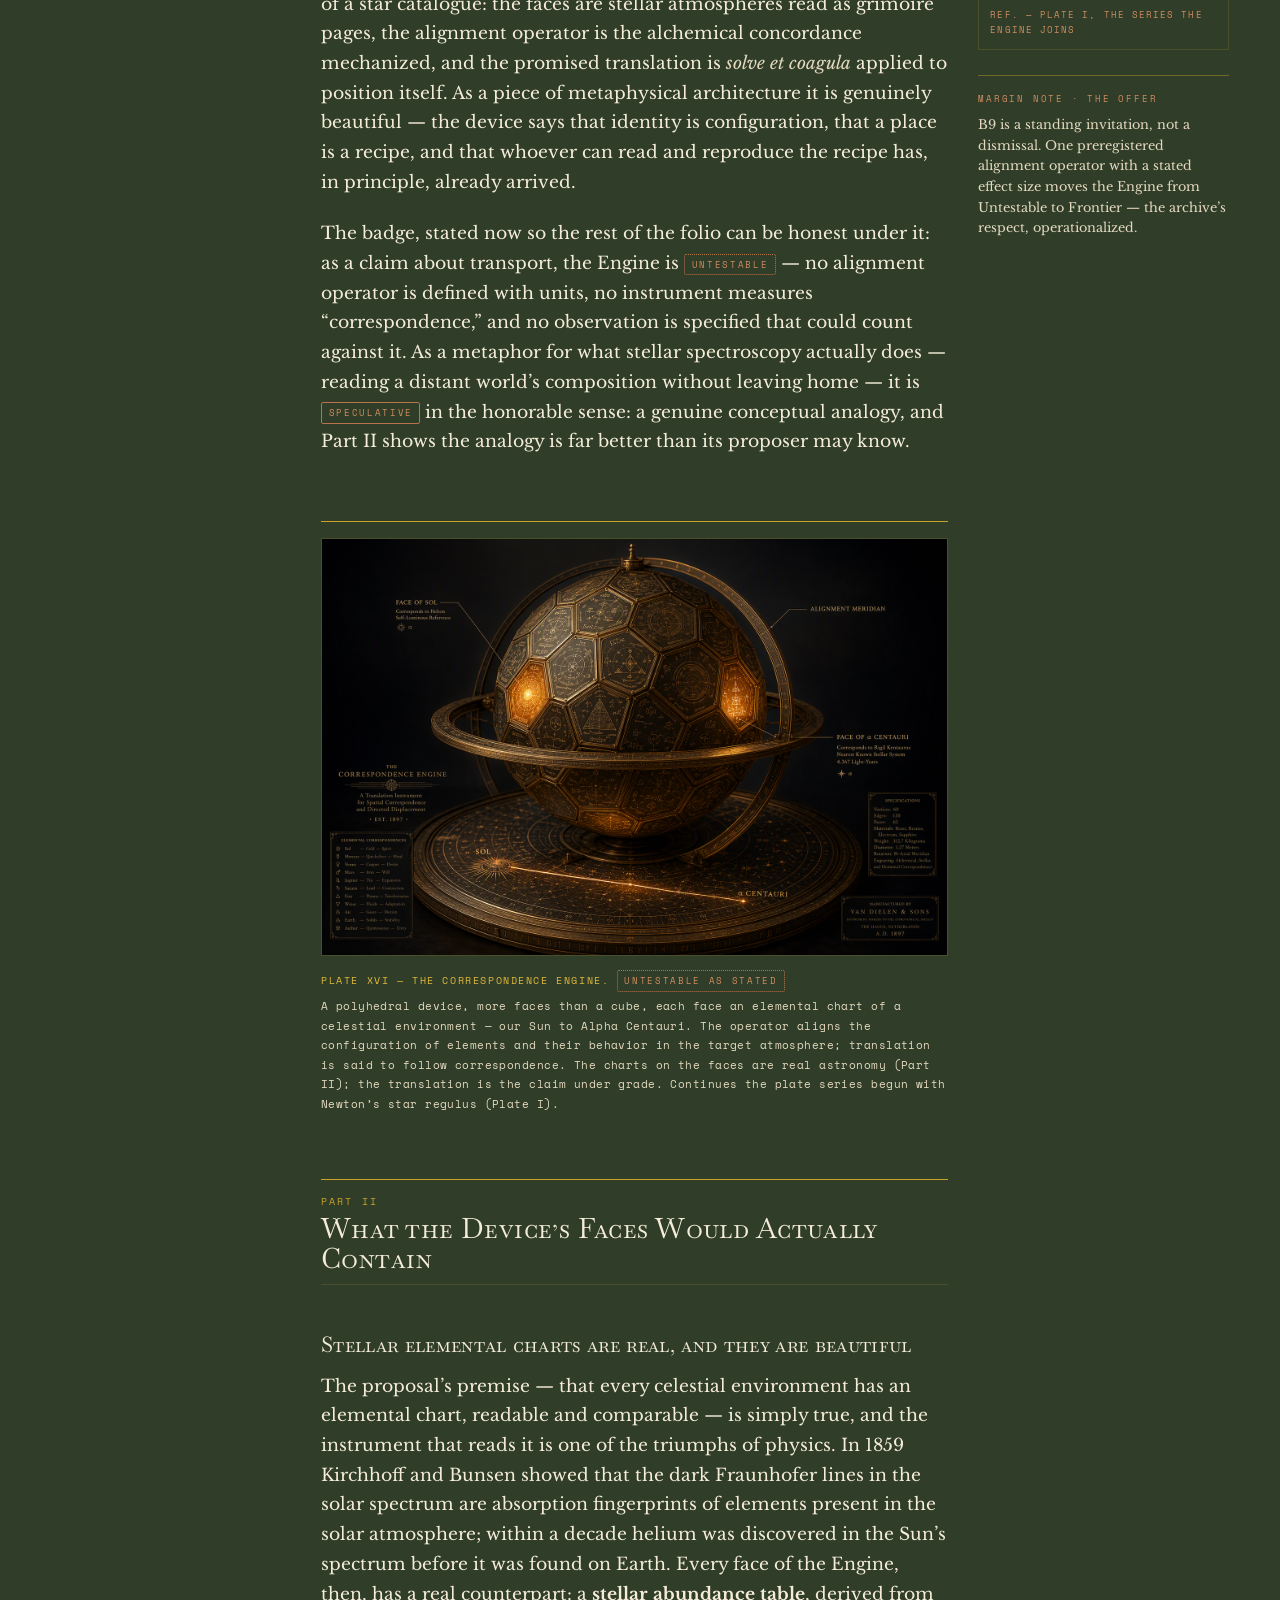
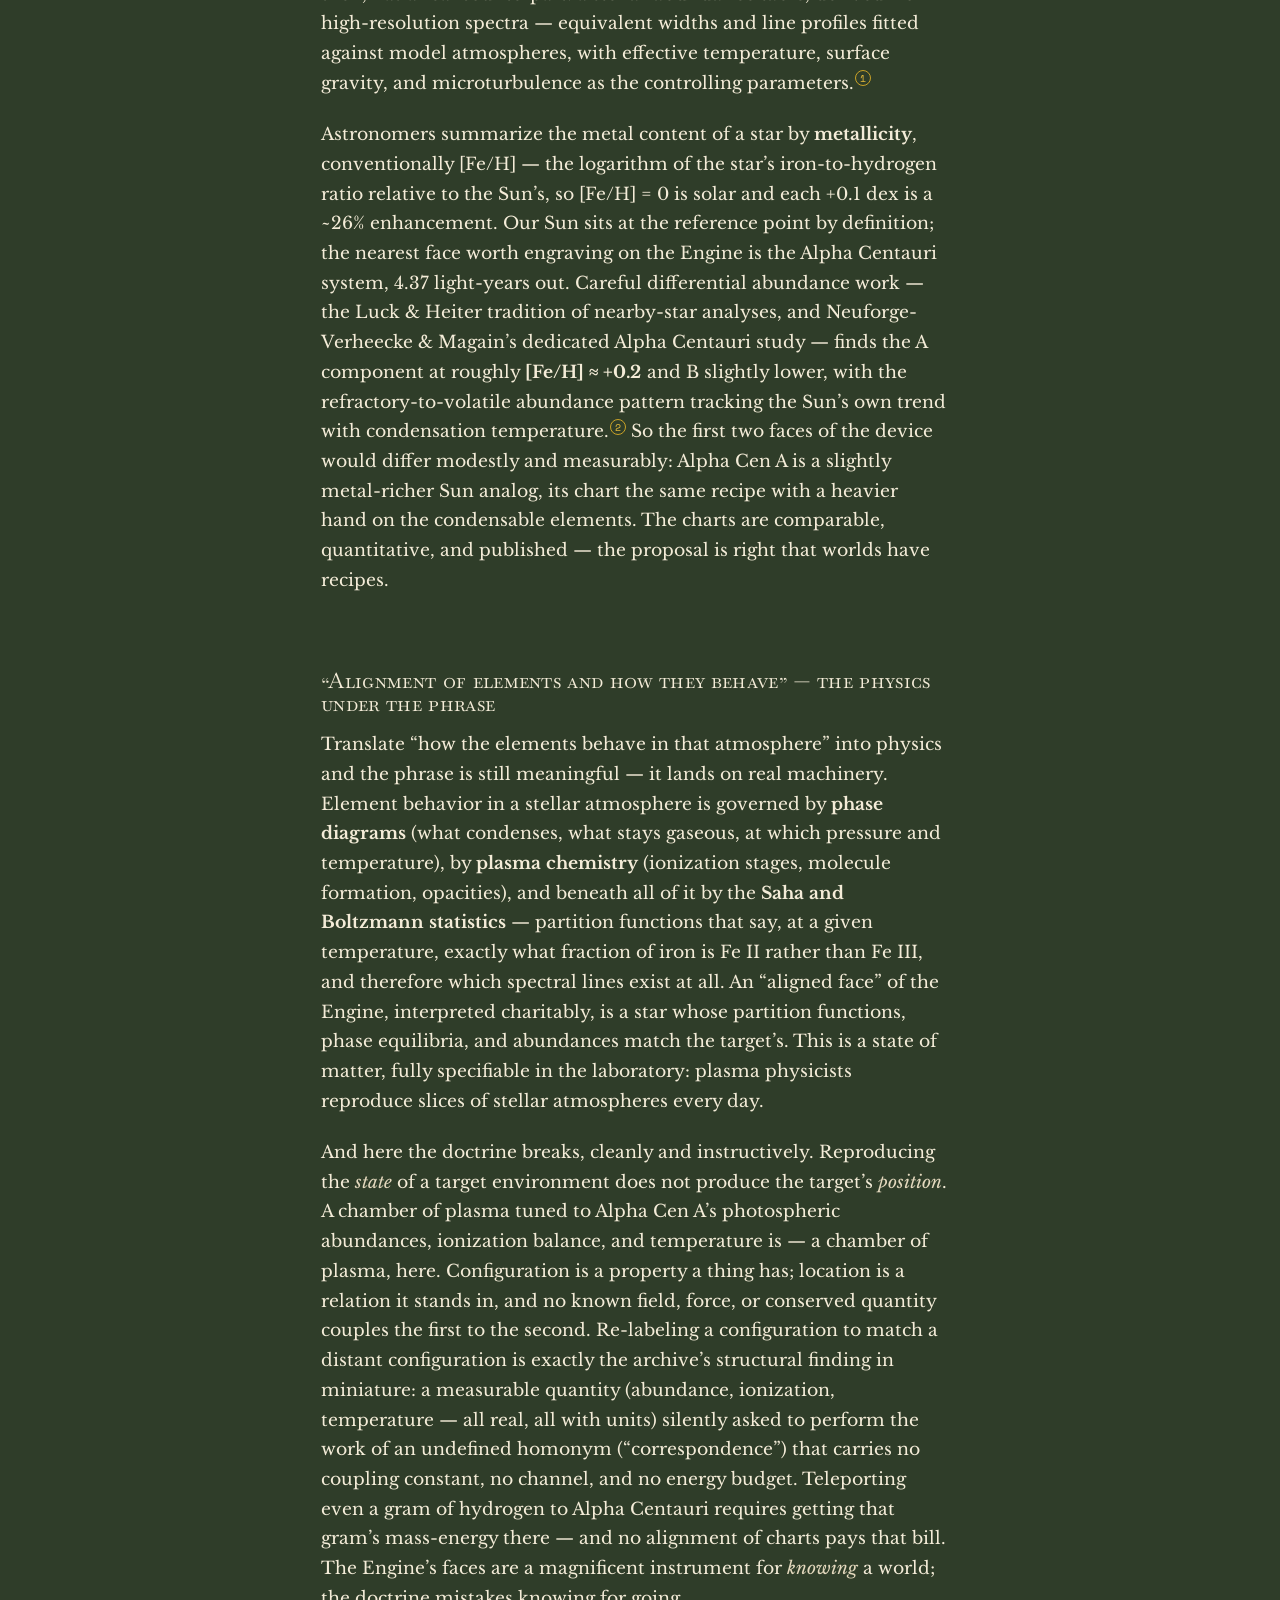
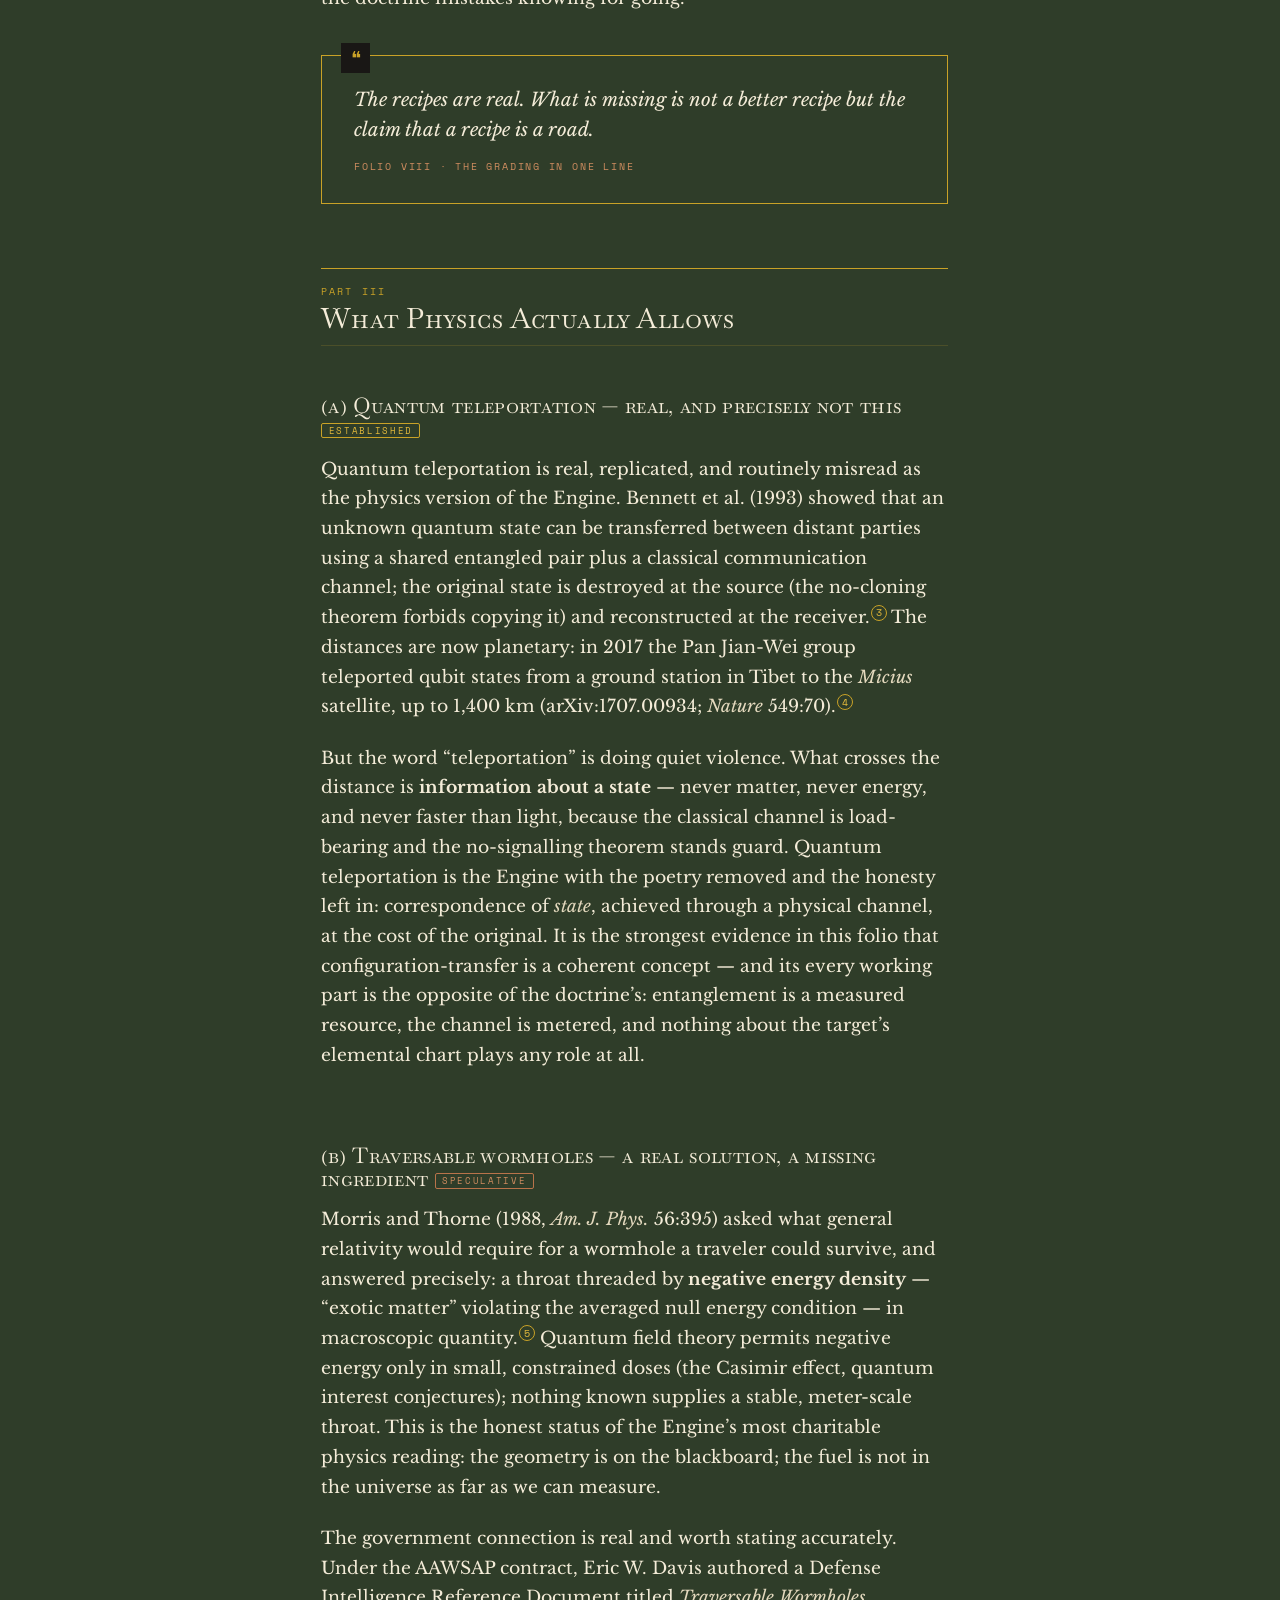
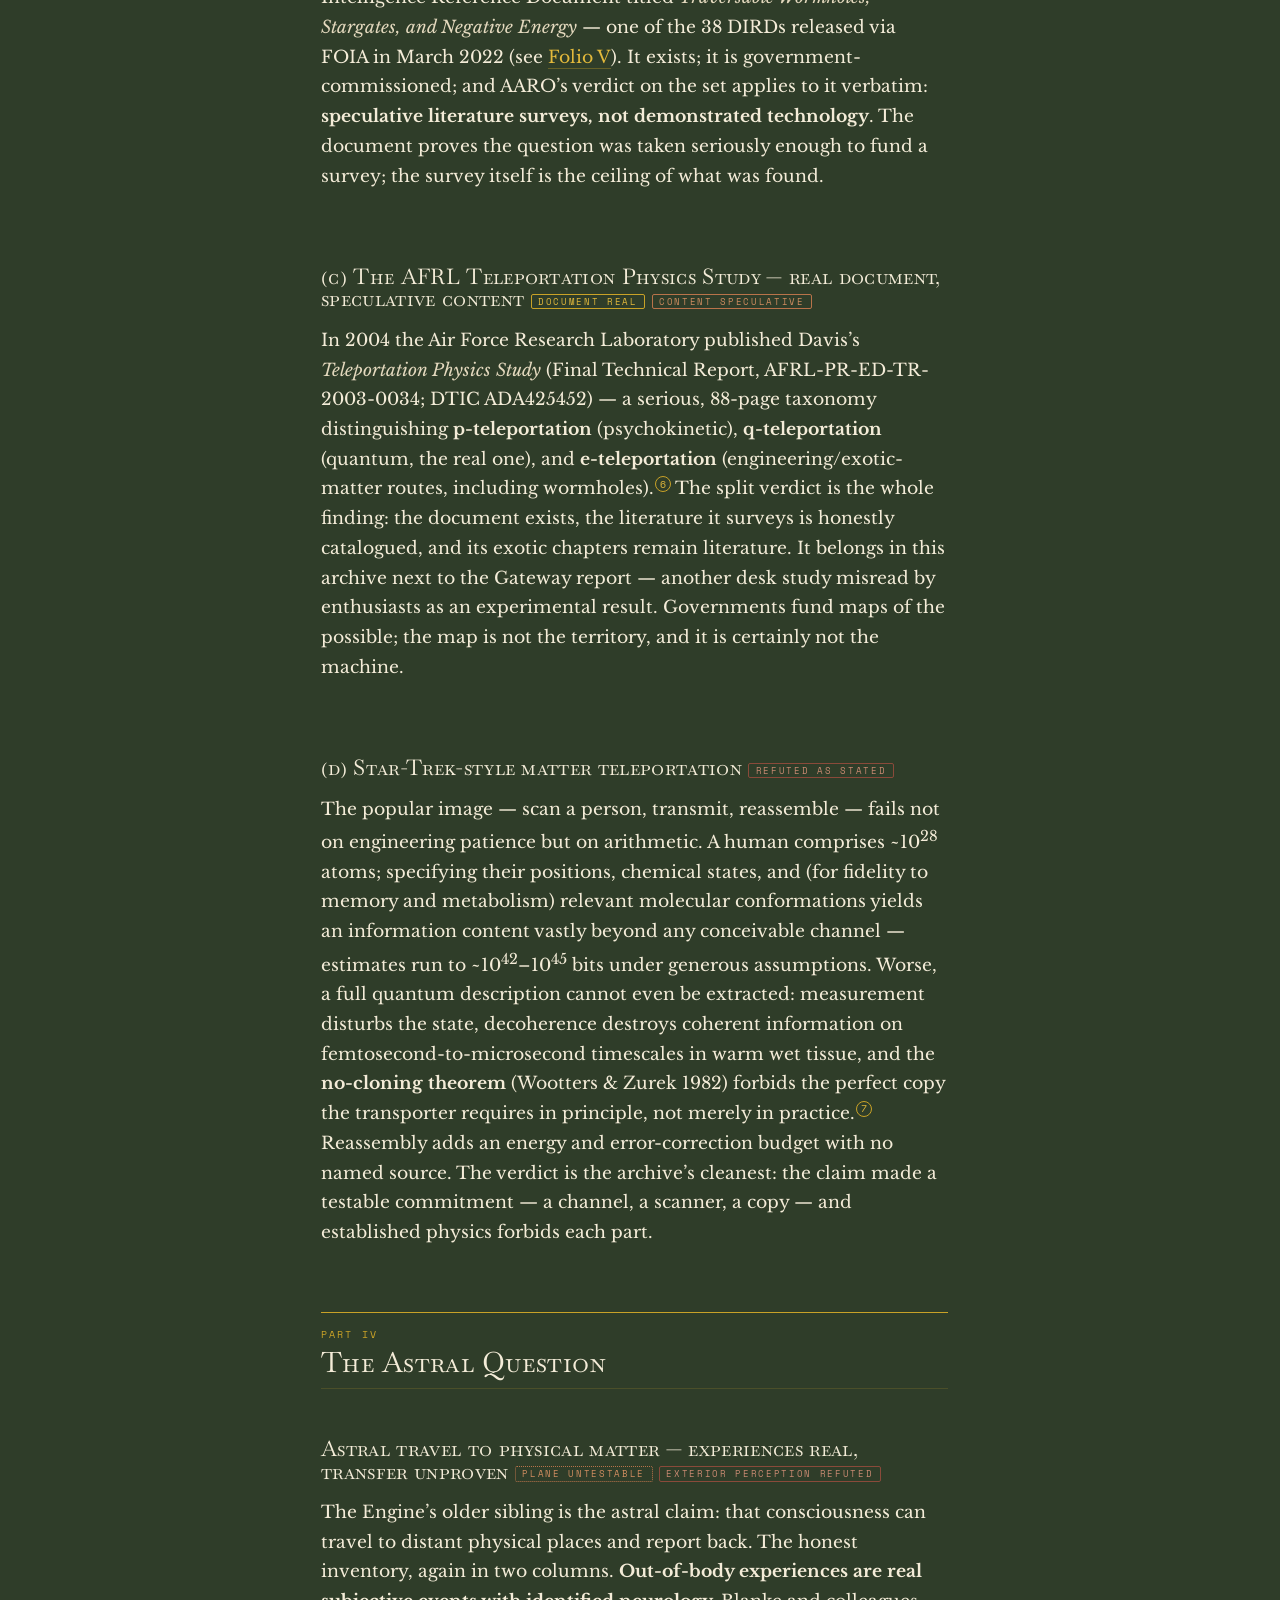
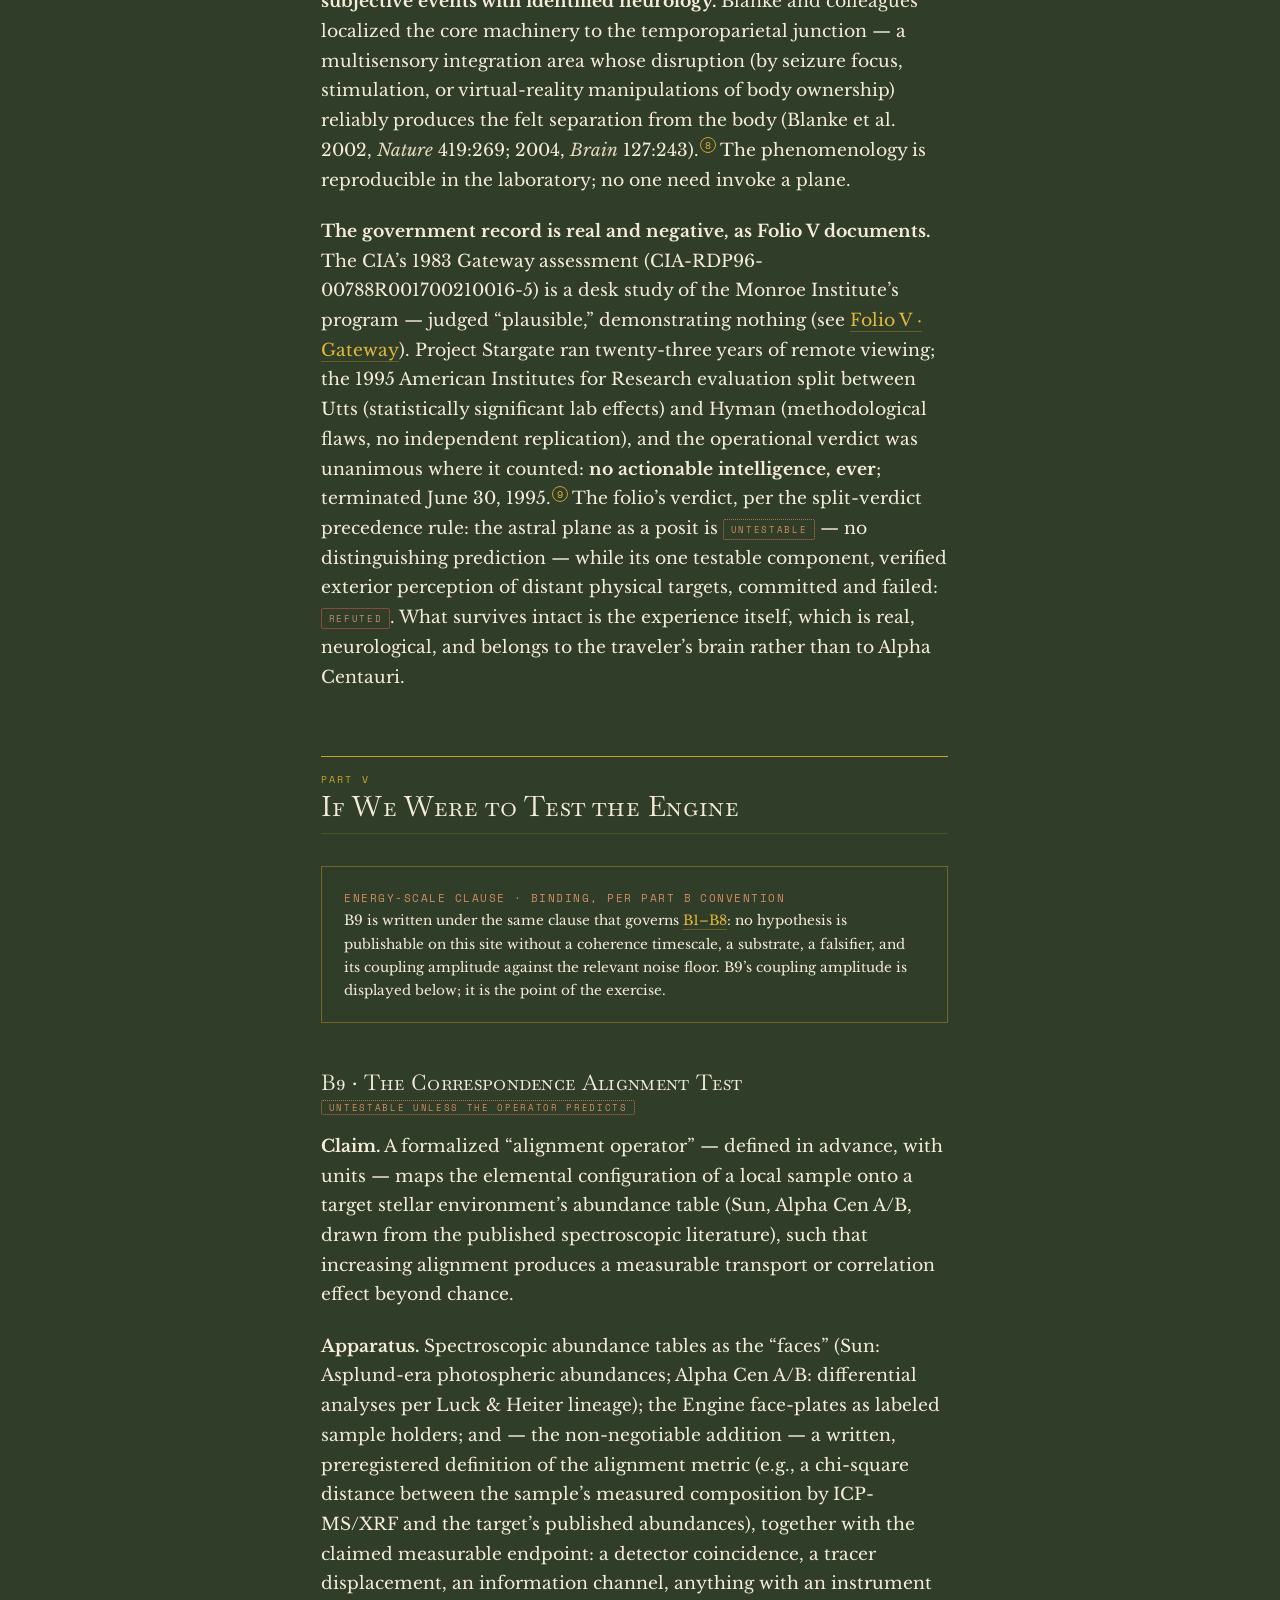
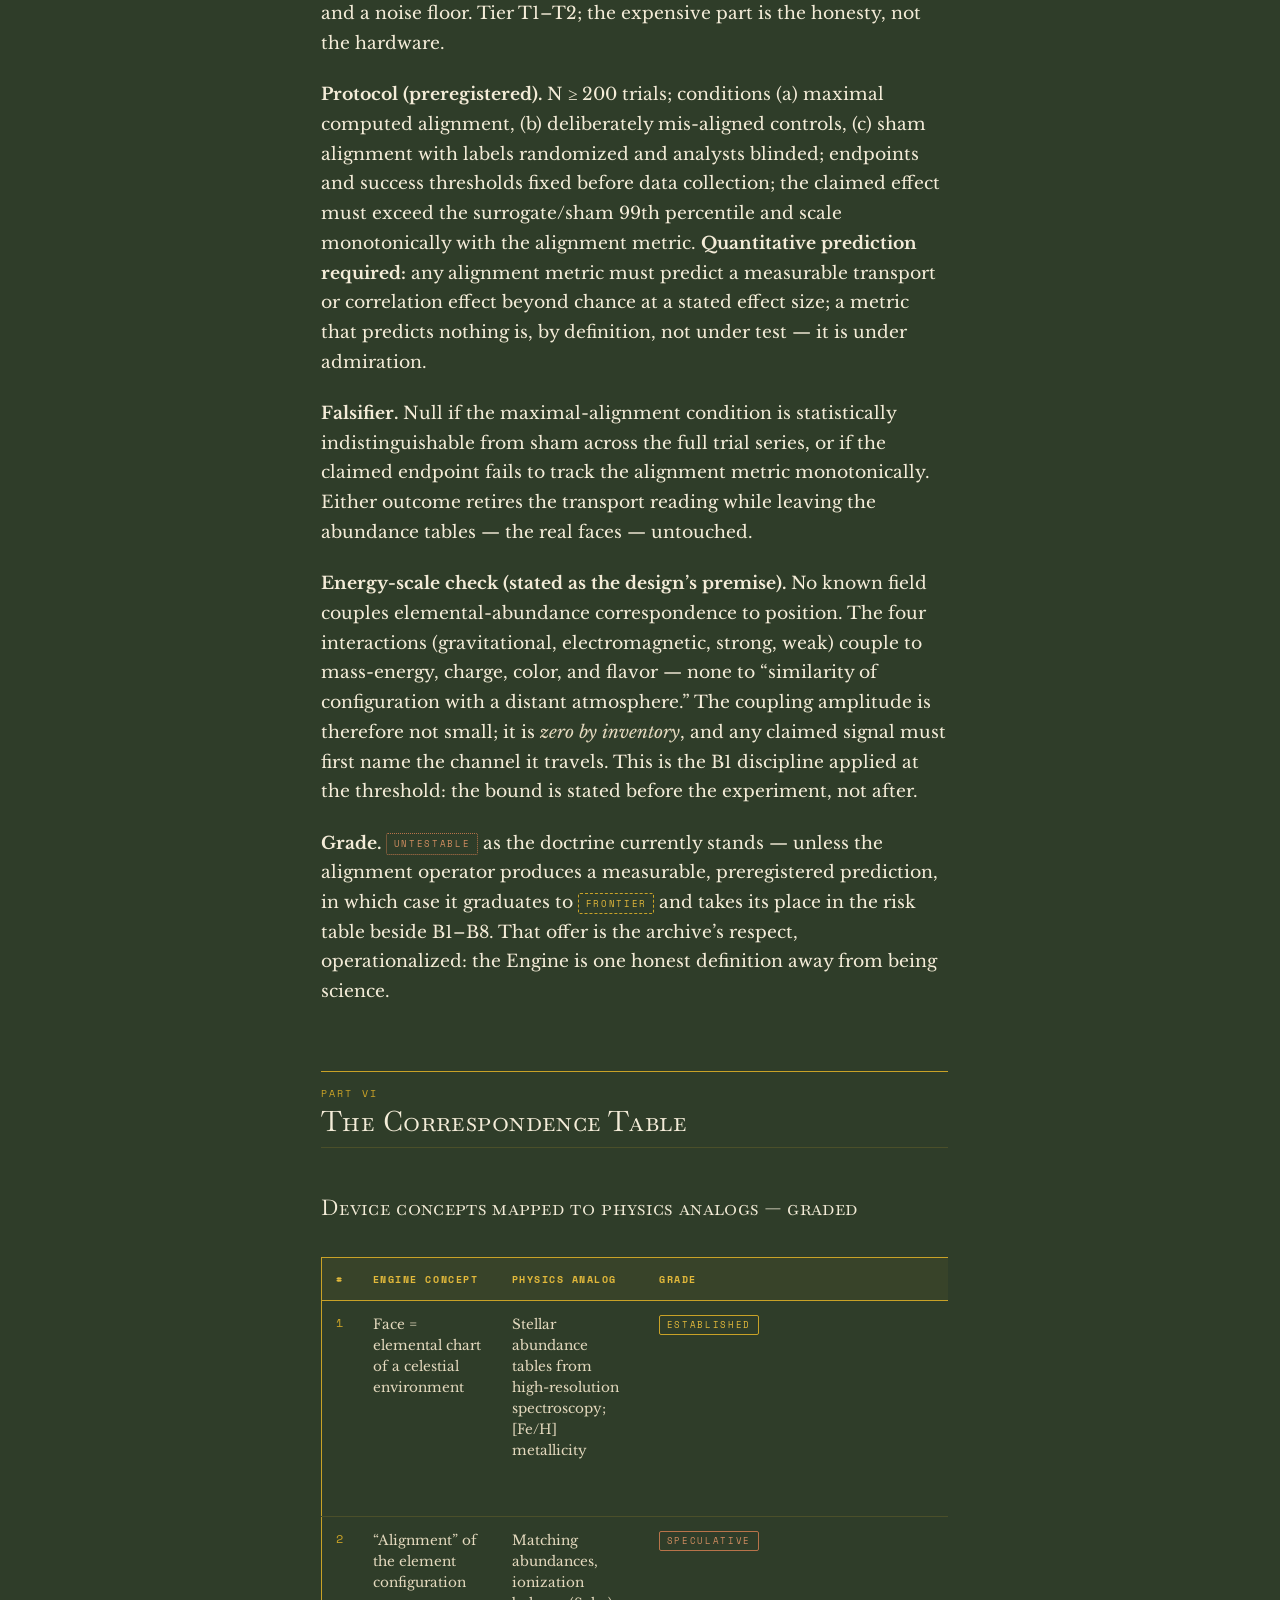
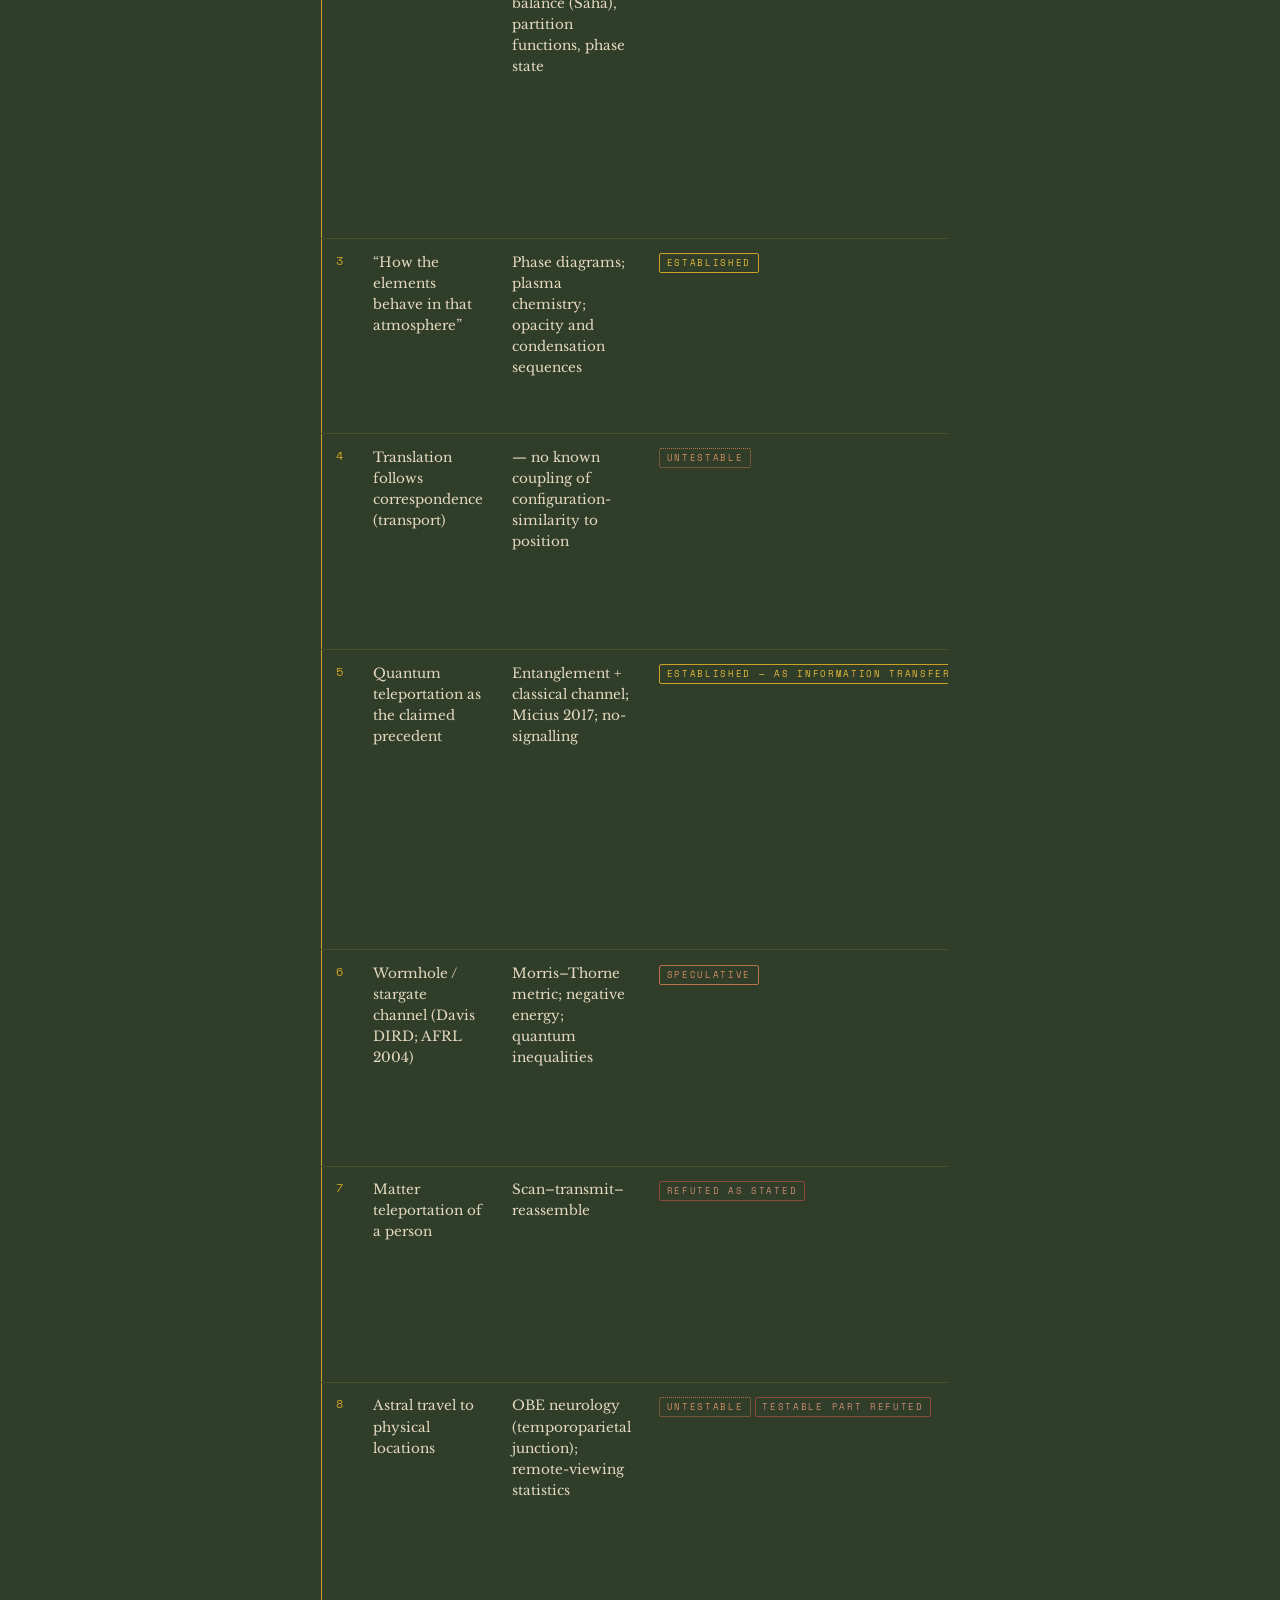
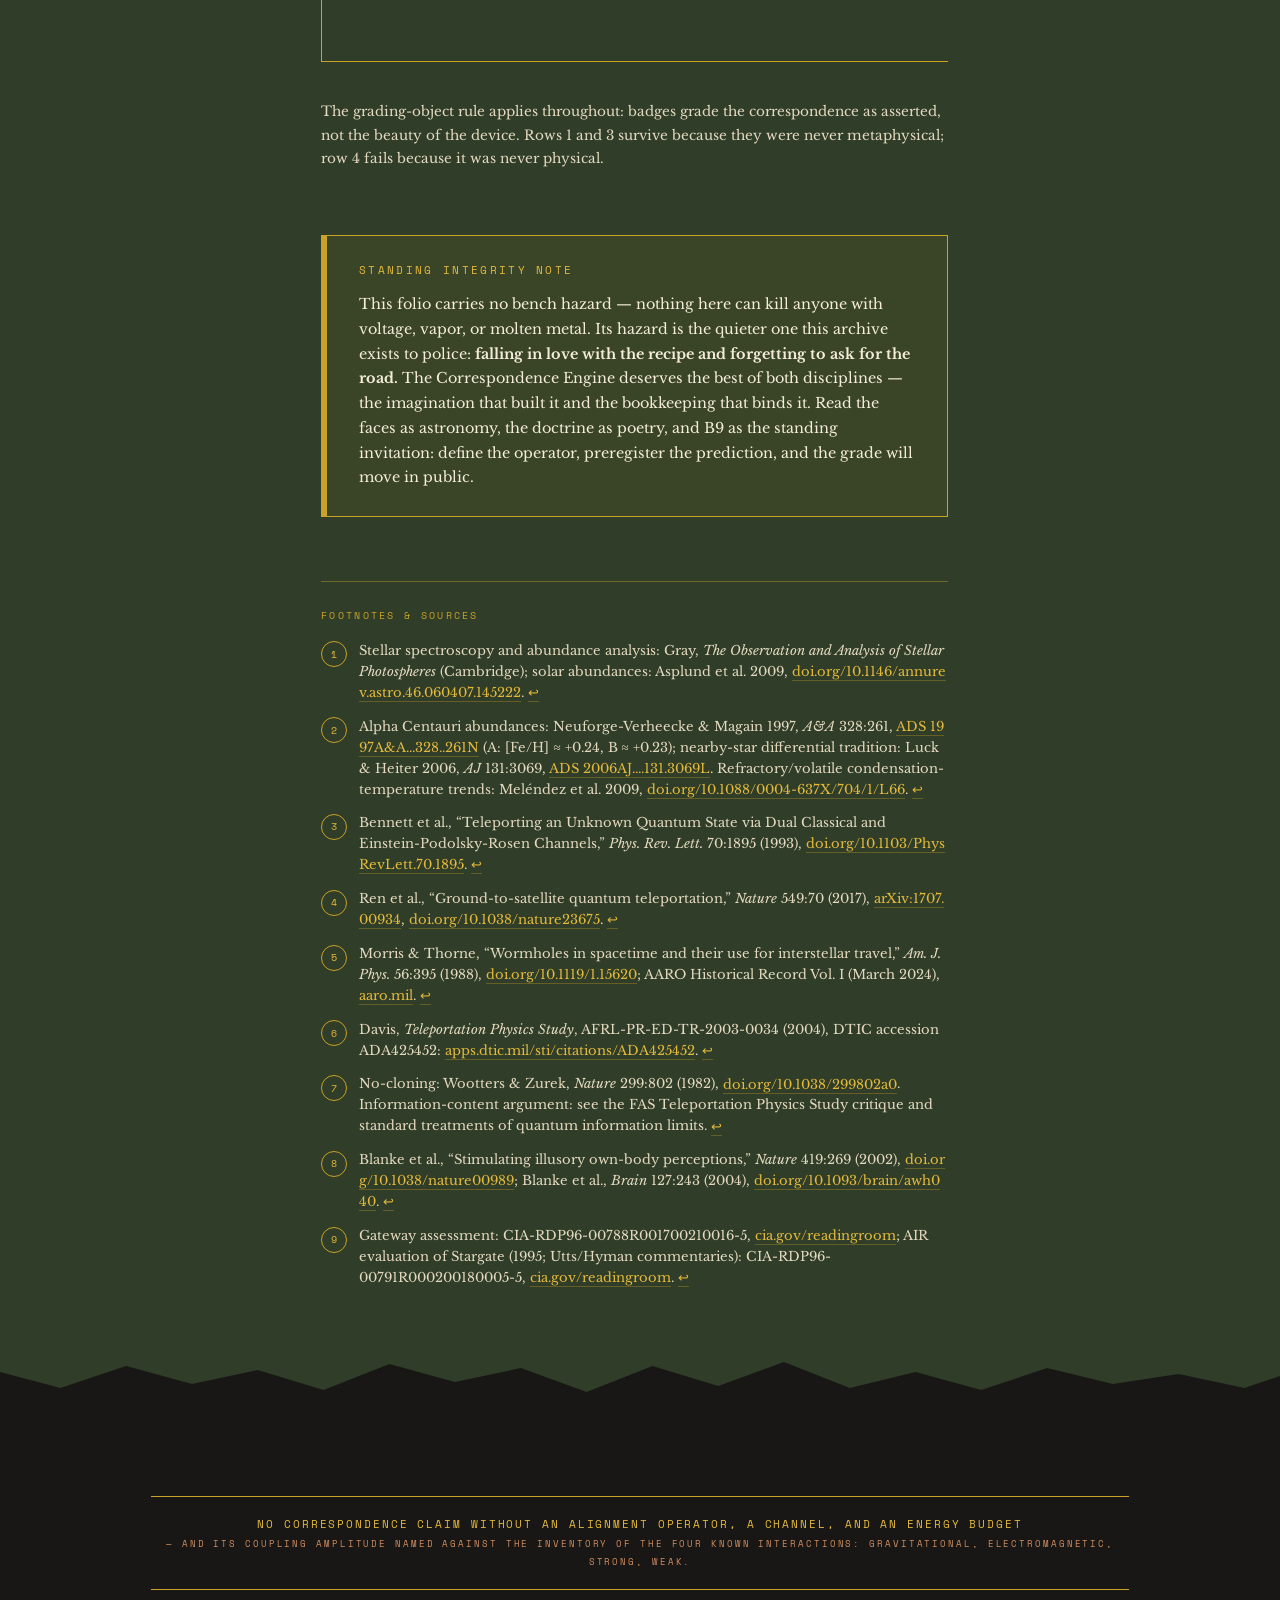
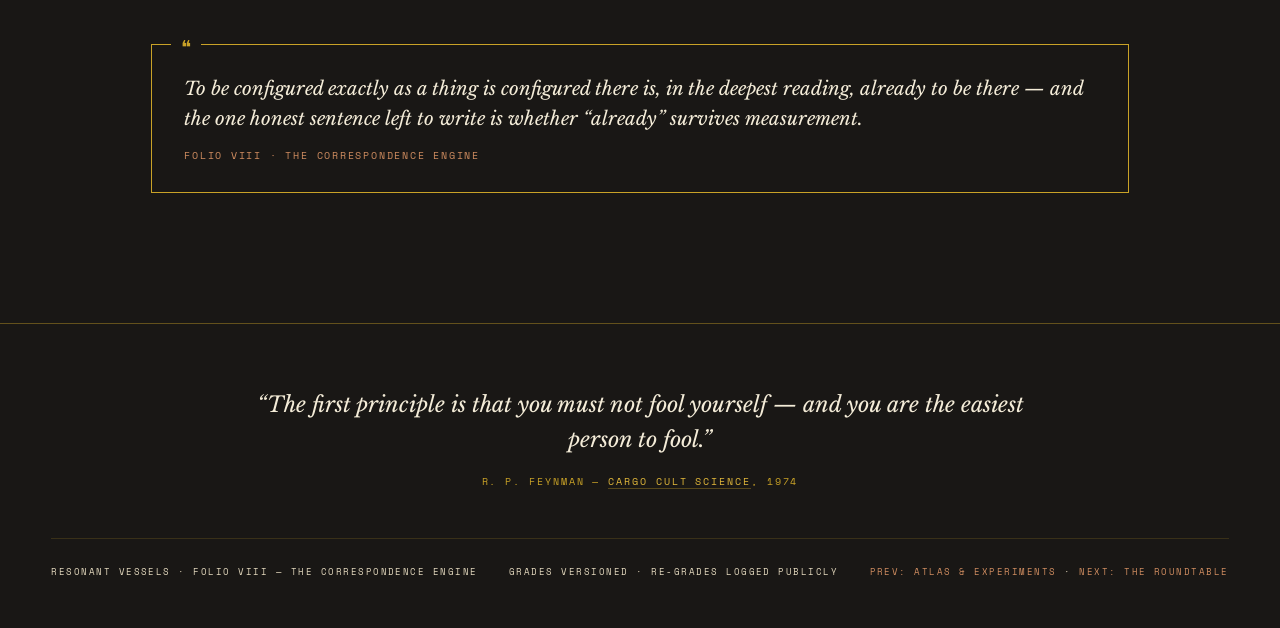
<file: teleportation.html>
<!DOCTYPE html>
<html lang="en">
<head>
<meta charset="UTF-8">
<meta name="viewport" content="width=device-width, initial-scale=1.0">
<title>The Correspondence Engine — Resonant Vessels</title>
<meta name="description" content="On teleportation, astral travel, and the alignment of worlds: a polyhedral device steelmanned, the real elemental charts of Sun and Alpha Centauri, what physics allows — quantum teleportation, Morris–Thorne wormholes, the AFRL study — and hypothesis B9.">
<link rel="preconnect" href="https://fonts.googleapis.com">
<link rel="preconnect" href="https://fonts.gstatic.com" crossorigin>
<link href="https://fonts.googleapis.com/css2?family=Baskervville+SC&family=Libre+Baskerville:ital,wght@0,400;0,700;1,400&family=Space+Mono:wght@400;700&display=swap" rel="stylesheet">
<link rel="stylesheet" href="css/style.css">
</head>
<body>
<div class="grain" aria-hidden="true"></div>

<header class="topbar">
  <a class="brand" href="index.html">Resonant <span class="amp">Vessels</span></a>
  <nav aria-label="Archive sections">
    <a href="figures.html">Figures</a>
    <a href="alchemy.html">Alchemy</a>
    <a href="harmonics.html">Harmonics</a>
    <a href="tesla_files.html">Tesla Files</a>
    <a href="government.html">Government</a>
    <a href="experiments.html">Experiments</a>
    <a href="teleportation.html" class="active">Teleportation</a>
    <a href="lab.html">Laboratory</a>
    <a href="bashar.html">Corpus</a>
    <a href="roundtable.html">Roundtable</a>
    <a href="research-corrections.html">Research revisions</a>
  </nav>
</header>

<div class="page-head">
  <span class="folio">Folio VIII · The Correspondence Doctrine</span>
  <h1 class="display-xl">The Correspondence Engine</h1>
  <p class="lede">On teleportation, astral travel, and the alignment of worlds. The proposal before this folio is the oldest idea in the archive given a modern instrument: a polyhedral device — <em>more faces than a cube</em> — each face an elemental chart of a celestial environment, our Sun to Alpha Centauri; the operator aligns the configuration of elements and their behavior in the target atmosphere, and translation follows correspondence. We take it seriously enough to steelman it, real enough to plate it, and honest enough to grade it. What the faces would actually contain is real science; what the device would do is not yet — and the distance between those two sentences is the folio.</p>
</div>

<div class="section-olive">
  <div class="torn" aria-hidden="true">
    <svg viewBox="0 0 1440 64" preserveAspectRatio="none">
      <polygon fill="#2F3D29" points="0,64 0,32 66,18 140,42 214,26 288,48 362,20 436,38 510,24 584,46 658,22 732,40 806,18 880,44 954,28 1028,46 1102,20 1176,42 1250,26 1324,44 1398,30 1440,38 1440,64"/>
    </svg>
  </div>

  <div class="triptych">
    <aside class="outline" aria-label="Page outline">
      <div class="outline-title">Outline · Folio VIII</div>
      <details open>
        <summary>Pt. I — The Instrument</summary>
        <ul>
          <li><a href="#engine">The device, steelmanned</a></li>
          <li><a href="#plate">Plate XVI</a></li>
        </ul>
      </details>
      <details>
        <summary>Pt. II — The Real Charts</summary>
        <ul>
          <li><a href="#faces">What the faces would contain</a></li>
          <li><a href="#relabelling">Why re-labelling is not transport</a></li>
        </ul>
      </details>
      <details>
        <summary>Pt. III — What Physics Allows</summary>
        <ul>
          <li><a href="#qtele">Quantum teleportation</a></li>
          <li><a href="#wormholes">Wormholes &amp; the DIRD</a></li>
          <li><a href="#afrl">The AFRL study</a></li>
          <li><a href="#startrek">Matter teleportation</a></li>
        </ul>
      </details>
      <details>
        <summary>Pt. IV — The Astral Question</summary>
        <ul>
          <li><a href="#astral">Astral travel to physical matter</a></li>
        </ul>
      </details>
      <details>
        <summary>Pt. V — The Test</summary>
        <ul>
          <li><a href="#b9">B9 · The Correspondence Alignment Test</a></li>
          <li><a href="#table">The correspondence table</a></li>
        </ul>
      </details>
      <div class="crossnav">
        <a href="figures.html">I · Figures</a>
        <a href="alchemy.html">II · The Alchemical Bench</a>
        <a href="harmonics.html">III · The Harmonics Lab</a>
        <a href="tesla_files.html">IV · The Tesla Files</a>
        <a href="government.html">V · The Government Drawer</a>
        <a href="experiments.html">VI · Atlas &amp; Experiments</a>
        <a href="roundtable.html">VII · The Roundtable</a>
        <a href="lab.html">IX · The Sound Laboratory</a>
        <a href="bashar.html">X · The Channeled Corpus</a>
      </div>
    </aside>

    <main class="article">
      <div class="part-header" id="part-instrument">
        <span class="part-no">Part I</span>
        <h2>The Instrument as Proposed</h2>
      </div>

      <section id="engine">
        <h3>The device, steelmanned <span class="badge untestable">Untestable as stated</span> <span class="badge speculative">Speculative as metaphor</span></h3>
        <p>Here is the strongest form of the proposal, stated as its author would wish it stated. Imagine a solid of many faces — a polyhedron with <em>more faces than a cube</em>, each face engraved with an elemental chart: not the periodic table in the abstract, but a specific stellar environment&rsquo;s roster — what the Sun&rsquo;s photosphere holds and in what proportions; what Alpha Centauri A holds; what the interstellar medium between them holds. The operator selects a target face, then adjusts the device until the <strong>configuration of the elements and their behavior in that atmosphere</strong> is aligned — the machine tuned, face by face, to the way matter actually behaves under that sun. When the alignment is exact, the proposal holds, the distance ceases to matter: <em>translation follows correspondence</em>. To be configured exactly as a thing is configured there is, in the deepest reading, already to be there.</p>
        <p>This is not a random fantasy; it is the modern heir of a doctrine with a genealogy this archive is built to respect. The Emerald Tablet&rsquo;s axiom — <em>that which is below is like that which is above</em> — is precisely a claim that configuration, faithfully reproduced, bridges scale and distance. Newton spent decades on the &ldquo;active principles&rdquo; he believed mediated between realms — a vegetative spirit latent in matter, an aether whose local state carried influence (see <a href="alchemy.html#aether">Folio II</a> and Atlas row 13). The Correspondence Engine is that lineage wearing the costume of a star catalogue: the faces are stellar atmospheres read as grimoire pages, the alignment operator is the alchemical concordance mechanized, and the promised translation is <em>solve et coagula</em> applied to position itself. As a piece of metaphysical architecture it is genuinely beautiful — the device says that identity is configuration, that a place is a recipe, and that whoever can read and reproduce the recipe has, in principle, already arrived.</p>
        <p>The badge, stated now so the rest of the folio can be honest under it: as a claim about transport, the Engine is <span class="badge untestable">Untestable</span> — no alignment operator is defined with units, no instrument measures &ldquo;correspondence,&rdquo; and no observation is specified that could count against it. As a metaphor for what stellar spectroscopy actually does — reading a distant world&rsquo;s composition without leaving home — it is <span class="badge speculative">Speculative</span> in the honorable sense: a genuine conceptual analogy, and Part II shows the analogy is far better than its proposer may know.</p>
      </section>

      <section id="plate">
        <figure class="plate">
          <img src="assets/teleport_engine.png" alt="The Correspondence Engine — a many-faced polyhedral device whose faces are engraved elemental charts of celestial environments" loading="lazy">
          <figcaption><span class="plate-no">Plate XVI — The Correspondence Engine. <span class="badge untestable">Untestable as stated</span></span><span class="plate-desc">A polyhedral device, more faces than a cube, each face an elemental chart of a celestial environment — our Sun to Alpha Centauri. The operator aligns the configuration of elements and their behavior in the target atmosphere; translation is said to follow correspondence. The charts on the faces are real astronomy (Part II); the translation is the claim under grade. Continues the plate series begun with Newton&rsquo;s star regulus (Plate I).</span></figcaption>
        </figure>
      </section>

      <div class="part-header" id="part-charts">
        <span class="part-no">Part II</span>
        <h2>What the Device&rsquo;s Faces Would Actually Contain</h2>
      </div>

      <section id="faces">
        <h3>Stellar elemental charts are real, and they are beautiful</h3>
        <p>The proposal&rsquo;s premise — that every celestial environment has an elemental chart, readable and comparable — is simply true, and the instrument that reads it is one of the triumphs of physics. In 1859 Kirchhoff and Bunsen showed that the dark Fraunhofer lines in the solar spectrum are absorption fingerprints of elements present in the solar atmosphere; within a decade helium was discovered in the Sun&rsquo;s spectrum before it was found on Earth. Every face of the Engine, then, has a real counterpart: a <strong>stellar abundance table</strong>, derived from high-resolution spectra — equivalent widths and line profiles fitted against model atmospheres, with effective temperature, surface gravity, and microturbulence as the controlling parameters.<sup class="fn"><a href="#fn-t1">1</a></sup></p>
        <p>Astronomers summarize the metal content of a star by <strong>metallicity</strong>, conventionally [Fe/H] — the logarithm of the star&rsquo;s iron-to-hydrogen ratio relative to the Sun&rsquo;s, so [Fe/H] = 0 is solar and each +0.1 dex is a ~26% enhancement. Our Sun sits at the reference point by definition; the nearest face worth engraving on the Engine is the Alpha Centauri system, 4.37 light-years out. Careful differential abundance work — the Luck &amp; Heiter tradition of nearby-star analyses, and Neuforge-Verheecke &amp; Magain&rsquo;s dedicated Alpha Centauri study — finds the A component at roughly <strong>[Fe/H] ≈ +0.2</strong> and B slightly lower, with the refractory-to-volatile abundance pattern tracking the Sun&rsquo;s own trend with condensation temperature.<sup class="fn"><a href="#fn-t2">2</a></sup> So the first two faces of the device would differ modestly and measurably: Alpha Cen A is a slightly metal-richer Sun analog, its chart the same recipe with a heavier hand on the condensable elements. The charts are comparable, quantitative, and published — the proposal is right that worlds have recipes.</p>
      </section>

      <section id="relabelling">
        <h3>&ldquo;Alignment of elements and how they behave&rdquo; — the physics under the phrase</h3>
        <p>Translate &ldquo;how the elements behave in that atmosphere&rdquo; into physics and the phrase is still meaningful — it lands on real machinery. Element behavior in a stellar atmosphere is governed by <strong>phase diagrams</strong> (what condenses, what stays gaseous, at which pressure and temperature), by <strong>plasma chemistry</strong> (ionization stages, molecule formation, opacities), and beneath all of it by the <strong>Saha and Boltzmann statistics</strong> — partition functions that say, at a given temperature, exactly what fraction of iron is Fe&nbsp;II rather than Fe&nbsp;III, and therefore which spectral lines exist at all. An &ldquo;aligned face&rdquo; of the Engine, interpreted charitably, is a star whose partition functions, phase equilibria, and abundances match the target&rsquo;s. This is a state of matter, fully specifiable in the laboratory: plasma physicists reproduce slices of stellar atmospheres every day.</p>
        <p>And here the doctrine breaks, cleanly and instructively. Reproducing the <em>state</em> of a target environment does not produce the target&rsquo;s <em>position</em>. A chamber of plasma tuned to Alpha Cen A&rsquo;s photospheric abundances, ionization balance, and temperature is — a chamber of plasma, here. Configuration is a property a thing has; location is a relation it stands in, and no known field, force, or conserved quantity couples the first to the second. Re-labeling a configuration to match a distant configuration is exactly the archive&rsquo;s structural finding in miniature: a measurable quantity (abundance, ionization, temperature — all real, all with units) silently asked to perform the work of an undefined homonym (&ldquo;correspondence&rdquo;) that carries no coupling constant, no channel, and no energy budget. Teleporting even a gram of hydrogen to Alpha Centauri requires getting that gram&rsquo;s mass-energy there — and no alignment of charts pays that bill. The Engine&rsquo;s faces are a magnificent instrument for <em>knowing</em> a world; the doctrine mistakes knowing for going.</p>
        <div class="pullquote">
          The recipes are real. What is missing is not a better recipe but the claim that a recipe is a road.
          <span class="attribution">Folio VIII · the grading in one line</span>
        </div>
      </section>

      <div class="part-header" id="part-allows">
        <span class="part-no">Part III</span>
        <h2>What Physics Actually Allows</h2>
      </div>

      <section id="qtele">
        <h3>(a) Quantum teleportation — real, and precisely not this <span class="badge established">Established</span></h3>
        <p>Quantum teleportation is real, replicated, and routinely misread as the physics version of the Engine. Bennett et al. (1993) showed that an unknown quantum state can be transferred between distant parties using a shared entangled pair plus a classical communication channel; the original state is destroyed at the source (the no-cloning theorem forbids copying it) and reconstructed at the receiver.<sup class="fn"><a href="#fn-t3">3</a></sup> The distances are now planetary: in 2017 the Pan Jian-Wei group teleported qubit states from a ground station in Tibet to the <em>Micius</em> satellite, up to 1,400 km (arXiv:1707.00934; <em>Nature</em> 549:70).<sup class="fn"><a href="#fn-t4">4</a></sup></p>
        <p>But the word &ldquo;teleportation&rdquo; is doing quiet violence. What crosses the distance is <strong>information about a state</strong> — never matter, never energy, and never faster than light, because the classical channel is load-bearing and the no-signalling theorem stands guard. Quantum teleportation is the Engine with the poetry removed and the honesty left in: correspondence of <em>state</em>, achieved through a physical channel, at the cost of the original. It is the strongest evidence in this folio that configuration-transfer is a coherent concept — and its every working part is the opposite of the doctrine&rsquo;s: entanglement is a measured resource, the channel is metered, and nothing about the target&rsquo;s elemental chart plays any role at all.</p>
      </section>

      <section id="wormholes">
        <h3>(b) Traversable wormholes — a real solution, a missing ingredient <span class="badge speculative">Speculative</span></h3>
        <p>Morris and Thorne (1988, <em>Am. J. Phys.</em> 56:395) asked what general relativity would require for a wormhole a traveler could survive, and answered precisely: a throat threaded by <strong>negative energy density</strong> — &ldquo;exotic matter&rdquo; violating the averaged null energy condition — in macroscopic quantity.<sup class="fn"><a href="#fn-t5">5</a></sup> Quantum field theory permits negative energy only in small, constrained doses (the Casimir effect, quantum interest conjectures); nothing known supplies a stable, meter-scale throat. This is the honest status of the Engine&rsquo;s most charitable physics reading: the geometry is on the blackboard; the fuel is not in the universe as far as we can measure.</p>
        <p>The government connection is real and worth stating accurately. Under the AAWSAP contract, Eric W. Davis authored a Defense Intelligence Reference Document titled <em>Traversable Wormholes, Stargates, and Negative Energy</em> — one of the 38 DIRDs released via FOIA in March 2022 (see <a href="government.html#aatip">Folio V</a>). It exists; it is government-commissioned; and AARO&rsquo;s verdict on the set applies to it verbatim: <strong>speculative literature surveys, not demonstrated technology</strong>. The document proves the question was taken seriously enough to fund a survey; the survey itself is the ceiling of what was found.</p>
      </section>

      <section id="afrl">
        <h3>(c) The AFRL Teleportation Physics Study — real document, speculative content <span class="badge established">Document real</span> <span class="badge speculative">Content speculative</span></h3>
        <p>In 2004 the Air Force Research Laboratory published Davis&rsquo;s <em>Teleportation Physics Study</em> (Final Technical Report, AFRL-PR-ED-TR-2003-0034; DTIC ADA425452) — a serious, 88-page taxonomy distinguishing <strong>p-teleportation</strong> (psychokinetic), <strong>q-teleportation</strong> (quantum, the real one), and <strong>e-teleportation</strong> (engineering/exotic-matter routes, including wormholes).<sup class="fn"><a href="#fn-t6">6</a></sup> The split verdict is the whole finding: the document exists, the literature it surveys is honestly catalogued, and its exotic chapters remain literature. It belongs in this archive next to the Gateway report — another desk study misread by enthusiasts as an experimental result. Governments fund maps of the possible; the map is not the territory, and it is certainly not the machine.</p>
      </section>

      <section id="startrek">
        <h3>(d) Star-Trek-style matter teleportation <span class="badge refuted">Refuted as stated</span></h3>
        <p>The popular image — scan a person, transmit, reassemble — fails not on engineering patience but on arithmetic. A human comprises ~10<sup>28</sup> atoms; specifying their positions, chemical states, and (for fidelity to memory and metabolism) relevant molecular conformations yields an information content vastly beyond any conceivable channel — estimates run to ~10<sup>42</sup>–10<sup>45</sup> bits under generous assumptions. Worse, a full quantum description cannot even be extracted: measurement disturbs the state, decoherence destroys coherent information on femtosecond-to-microsecond timescales in warm wet tissue, and the <strong>no-cloning theorem</strong> (Wootters &amp; Zurek 1982) forbids the perfect copy the transporter requires in principle, not merely in practice.<sup class="fn"><a href="#fn-t7">7</a></sup> Reassembly adds an energy and error-correction budget with no named source. The verdict is the archive&rsquo;s cleanest: the claim made a testable commitment — a channel, a scanner, a copy — and established physics forbids each part.</p>
      </section>

      <div class="part-header" id="part-astral">
        <span class="part-no">Part IV</span>
        <h2>The Astral Question</h2>
      </div>

      <section id="astral">
        <h3>Astral travel to physical matter — experiences real, transfer unproven <span class="badge untestable">Plane untestable</span> <span class="badge refuted">Exterior perception refuted</span></h3>
        <p>The Engine&rsquo;s older sibling is the astral claim: that consciousness can travel to distant physical places and report back. The honest inventory, again in two columns. <strong>Out-of-body experiences are real subjective events with identified neurology.</strong> Blanke and colleagues localized the core machinery to the temporoparietal junction — a multisensory integration area whose disruption (by seizure focus, stimulation, or virtual-reality manipulations of body ownership) reliably produces the felt separation from the body (Blanke et al. 2002, <em>Nature</em> 419:269; 2004, <em>Brain</em> 127:243).<sup class="fn"><a href="#fn-t8">8</a></sup> The phenomenology is reproducible in the laboratory; no one need invoke a plane.</p>
        <p><strong>The government record is real and negative, as Folio V documents.</strong> The CIA&rsquo;s 1983 Gateway assessment (CIA-RDP96-00788R001700210016-5) is a desk study of the Monroe Institute&rsquo;s program — judged &ldquo;plausible,&rdquo; demonstrating nothing (see <a href="government.html#gateway">Folio V · Gateway</a>). Project Stargate ran twenty-three years of remote viewing; the 1995 American Institutes for Research evaluation split between Utts (statistically significant lab effects) and Hyman (methodological flaws, no independent replication), and the operational verdict was unanimous where it counted: <strong>no actionable intelligence, ever</strong>; terminated June 30, 1995.<sup class="fn"><a href="#fn-t9">9</a></sup> The folio&rsquo;s verdict, per the split-verdict precedence rule: the astral plane as a posit is <span class="badge untestable">Untestable</span> — no distinguishing prediction — while its one testable component, verified exterior perception of distant physical targets, committed and failed: <span class="badge refuted">Refuted</span>. What survives intact is the experience itself, which is real, neurological, and belongs to the traveler&rsquo;s brain rather than to Alpha Centauri.</p>
      </section>

      <div class="part-header" id="part-test">
        <span class="part-no">Part V</span>
        <h2>If We Were to Test the Engine</h2>
      </div>

      <p class="small" style="border:1px solid var(--hairline); padding:1.2rem 1.4rem;">
        <span class="mono-label copper">Energy-scale clause · binding, per Part B convention</span><br>
        B9 is written under the same clause that governs <a href="experiments.html#b1">B1–B8</a>: no hypothesis is publishable on this site without a coherence timescale, a substrate, a falsifier, and its coupling amplitude against the relevant noise floor. B9&rsquo;s coupling amplitude is displayed below; it is the point of the exercise.
      </p>

      <section id="b9">
        <h3>B9 · The Correspondence Alignment Test <span class="badge untestable">Untestable unless the operator predicts</span></h3>
        <p><strong>Claim.</strong> A formalized &ldquo;alignment operator&rdquo; — defined in advance, with units — maps the elemental configuration of a local sample onto a target stellar environment&rsquo;s abundance table (Sun, Alpha Cen A/B, drawn from the published spectroscopic literature), such that increasing alignment produces a measurable transport or correlation effect beyond chance.</p>
        <p><strong>Apparatus.</strong> Spectroscopic abundance tables as the &ldquo;faces&rdquo; (Sun: Asplund-era photospheric abundances; Alpha Cen A/B: differential analyses per Luck &amp; Heiter lineage); the Engine face-plates as labeled sample holders; and — the non-negotiable addition — a written, preregistered definition of the alignment metric (e.g., a chi-square distance between the sample&rsquo;s measured composition by ICP-MS/XRF and the target&rsquo;s published abundances), together with the claimed measurable endpoint: a detector coincidence, a tracer displacement, an information channel, anything with an instrument and a noise floor. Tier T1–T2; the expensive part is the honesty, not the hardware.</p>
        <p><strong>Protocol (preregistered).</strong> N ≥ 200 trials; conditions (a) maximal computed alignment, (b) deliberately mis-aligned controls, (c) sham alignment with labels randomized and analysts blinded; endpoints and success thresholds fixed before data collection; the claimed effect must exceed the surrogate/sham 99th percentile and scale monotonically with the alignment metric. <strong>Quantitative prediction required:</strong> any alignment metric must predict a measurable transport or correlation effect beyond chance at a stated effect size; a metric that predicts nothing is, by definition, not under test — it is under admiration.</p>
        <p><strong>Falsifier.</strong> Null if the maximal-alignment condition is statistically indistinguishable from sham across the full trial series, or if the claimed endpoint fails to track the alignment metric monotonically. Either outcome retires the transport reading while leaving the abundance tables — the real faces — untouched.</p>
        <p><strong>Energy-scale check (stated as the design&rsquo;s premise).</strong> No known field couples elemental-abundance correspondence to position. The four interactions (gravitational, electromagnetic, strong, weak) couple to mass-energy, charge, color, and flavor — none to &ldquo;similarity of configuration with a distant atmosphere.&rdquo; The coupling amplitude is therefore not small; it is <em>zero by inventory</em>, and any claimed signal must first name the channel it travels. This is the B1 discipline applied at the threshold: the bound is stated before the experiment, not after.</p>
        <p><strong>Grade.</strong> <span class="badge untestable">Untestable</span> as the doctrine currently stands — unless the alignment operator produces a measurable, preregistered prediction, in which case it graduates to <span class="badge frontier">Frontier</span> and takes its place in the risk table beside B1–B8. That offer is the archive&rsquo;s respect, operationalized: the Engine is one honest definition away from being science.</p>
      </section>

      <div class="part-header" id="part-table">
        <span class="part-no">Part VI</span>
        <h2>The Correspondence Table</h2>
      </div>

      <section id="table">
        <h3>Device concepts mapped to physics analogs — graded</h3>
        <div class="table-wrap">
          <table class="gold">
            <thead>
              <tr><th>#</th><th>Engine concept</th><th>Physics analog</th><th>Grade</th><th>Honest verdict</th></tr>
            </thead>
            <tbody>
              <tr><td class="rownum">1</td><td>Face = elemental chart of a celestial environment</td><td>Stellar abundance tables from high-resolution spectroscopy; [Fe/H] metallicity</td><td><span class="badge established">Established</span></td><td>Real and beautiful. Sun vs. Alpha Cen A/B charts exist in the literature (A ≈ +0.2 dex); the faces are the strongest part of the device.</td></tr>
              <tr><td class="rownum">2</td><td>&ldquo;Alignment&rdquo; of the element configuration</td><td>Matching abundances, ionization balance (Saha), partition functions, phase state</td><td><span class="badge speculative">Speculative</span></td><td>A definable state of matter — reproducible in plasma labs — but alignment so defined is a measurement exercise, not a mechanism. Graduates to Frontier only if B9&rsquo;s operator yields a prediction.</td></tr>
              <tr><td class="rownum">3</td><td>&ldquo;How the elements behave in that atmosphere&rdquo;</td><td>Phase diagrams; plasma chemistry; opacity and condensation sequences</td><td><span class="badge established">Established</span></td><td>Genuine, quantitative science of stellar atmospheres; the phrase maps cleanly onto real equations of state.</td></tr>
              <tr><td class="rownum">4</td><td>Translation follows correspondence (transport)</td><td>— no known coupling of configuration-similarity to position</td><td><span class="badge untestable">Untestable</span></td><td>No channel, no coupling constant, no energy budget. The core claim of the Engine and the folio&rsquo;s central negative finding.</td></tr>
              <tr><td class="rownum">5</td><td>Quantum teleportation as the claimed precedent</td><td>Entanglement + classical channel; Micius 2017; no-signalling</td><td><span class="badge established">Established — as information transfer only</span></td><td>Transfers state information, destroys the original, moves no matter or energy, and never exceeds light speed. A precedent for honesty about correspondence, not for translation.</td></tr>
              <tr><td class="rownum">6</td><td>Wormhole / stargate channel (Davis DIRD; AFRL 2004)</td><td>Morris–Thorne metric; negative energy; quantum inequalities</td><td><span class="badge speculative">Speculative</span></td><td>Real geometry, missing fuel; the documents are real surveys of the gap. AARO: speculative literature survey.</td></tr>
              <tr><td class="rownum">7</td><td>Matter teleportation of a person</td><td>Scan–transmit–reassemble</td><td><span class="badge refuted">Refuted as stated</span></td><td>~10^28 atoms with states exceed any conceivable channel; decoherence and no-cloning forbid the copy in principle.</td></tr>
              <tr><td class="rownum">8</td><td>Astral travel to physical locations</td><td>OBE neurology (temporoparietal junction); remote-viewing statistics</td><td><span class="badge untestable">Untestable</span> <span class="badge refuted">Testable part refuted</span></td><td>Experiences real, neurological; verified exterior perception never demonstrated; Stargate operationally useless, terminated 1995.</td></tr>
            </tbody>
          </table>
        </div>
        <p class="small dim">The grading-object rule applies throughout: badges grade the correspondence as asserted, not the beauty of the device. Rows 1 and 3 survive because they were never metaphysical; row 4 fails because it was never physical.</p>
      </section>

      <div class="safety-banner" role="alert">
        <span class="sb-title">Standing Integrity Note</span>
        <p>This folio carries no bench hazard — nothing here can kill anyone with voltage, vapor, or molten metal. Its hazard is the quieter one this archive exists to police: <strong>falling in love with the recipe and forgetting to ask for the road.</strong> The Correspondence Engine deserves the best of both disciplines — the imagination that built it and the bookkeeping that binds it. Read the faces as astronomy, the doctrine as poetry, and B9 as the standing invitation: define the operator, preregister the prediction, and the grade will move in public.</p>
      </div>

      <div class="footnotes" id="footnotes">
        <div class="fn-title">Footnotes &amp; Sources</div>
        <ol>
          <li id="fn-t1"><span class="fn-target">Stellar spectroscopy and abundance analysis: Gray, <em>The Observation and Analysis of Stellar Photospheres</em> (Cambridge); solar abundances: Asplund et al. 2009, <a href="https://doi.org/10.1146/annurev.astro.46.060407.145222">doi.org/10.1146/annurev.astro.46.060407.145222</a>. <a class="fn-back" href="#faces">↩</a></span></li>
          <li id="fn-t2"><span class="fn-target">Alpha Centauri abundances: Neuforge-Verheecke &amp; Magain 1997, <em>A&amp;A</em> 328:261, <a href="https://ui.adsabs.harvard.edu/abs/1997A%26A...328..261N/abstract">ADS 1997A&amp;A...328..261N</a> (A: [Fe/H] ≈ +0.24, B ≈ +0.23); nearby-star differential tradition: Luck &amp; Heiter 2006, <em>AJ</em> 131:3069, <a href="https://ui.adsabs.harvard.edu/abs/2006AJ....131.3069L/abstract">ADS 2006AJ....131.3069L</a>. Refractory/volatile condensation-temperature trends: Meléndez et al. 2009, <a href="https://doi.org/10.1088/0004-637X/704/1/L66">doi.org/10.1088/0004-637X/704/1/L66</a>. <a class="fn-back" href="#faces">↩</a></span></li>
          <li id="fn-t3"><span class="fn-target">Bennett et al., &ldquo;Teleporting an Unknown Quantum State via Dual Classical and Einstein-Podolsky-Rosen Channels,&rdquo; <em>Phys. Rev. Lett.</em> 70:1895 (1993), <a href="https://doi.org/10.1103/PhysRevLett.70.1895">doi.org/10.1103/PhysRevLett.70.1895</a>. <a class="fn-back" href="#qtele">↩</a></span></li>
          <li id="fn-t4"><span class="fn-target">Ren et al., &ldquo;Ground-to-satellite quantum teleportation,&rdquo; <em>Nature</em> 549:70 (2017), <a href="https://arxiv.org/abs/1707.00934">arXiv:1707.00934</a>, <a href="https://doi.org/10.1038/nature23675">doi.org/10.1038/nature23675</a>. <a class="fn-back" href="#qtele">↩</a></span></li>
          <li id="fn-t5"><span class="fn-target">Morris &amp; Thorne, &ldquo;Wormholes in spacetime and their use for interstellar travel,&rdquo; <em>Am. J. Phys.</em> 56:395 (1988), <a href="https://doi.org/10.1119/1.15620">doi.org/10.1119/1.15620</a>; AARO Historical Record Vol. I (March 2024), <a href="https://www.aaro.mil">aaro.mil</a>. <a class="fn-back" href="#wormholes">↩</a></span></li>
          <li id="fn-t6"><span class="fn-target">Davis, <em>Teleportation Physics Study</em>, AFRL-PR-ED-TR-2003-0034 (2004), DTIC accession ADA425452: <a href="https://apps.dtic.mil/sti/citations/ADA425452">apps.dtic.mil/sti/citations/ADA425452</a>. <a class="fn-back" href="#afrl">↩</a></span></li>
          <li id="fn-t7"><span class="fn-target">No-cloning: Wootters &amp; Zurek, <em>Nature</em> 299:802 (1982), <a href="https://doi.org/10.1038/299802a0">doi.org/10.1038/299802a0</a>. Information-content argument: see the FAS Teleportation Physics Study critique and standard treatments of quantum information limits. <a class="fn-back" href="#startrek">↩</a></span></li>
          <li id="fn-t8"><span class="fn-target">Blanke et al., &ldquo;Stimulating illusory own-body perceptions,&rdquo; <em>Nature</em> 419:269 (2002), <a href="https://doi.org/10.1038/nature00989">doi.org/10.1038/nature00989</a>; Blanke et al., <em>Brain</em> 127:243 (2004), <a href="https://doi.org/10.1093/brain/awh040">doi.org/10.1093/brain/awh040</a>. <a class="fn-back" href="#astral">↩</a></span></li>
          <li id="fn-t9"><span class="fn-target">Gateway assessment: CIA-RDP96-00788R001700210016-5, <a href="https://www.cia.gov/readingroom/document/cia-rdp96-00788r001700210016-5">cia.gov/readingroom</a>; AIR evaluation of Stargate (1995; Utts/Hyman commentaries): CIA-RDP96-00791R000200180005-5, <a href="https://www.cia.gov/readingroom/document/cia-rdp96-00791r000200180005-5">cia.gov/readingroom</a>. <a class="fn-back" href="#astral">↩</a></span></li>
        </ol>
      </div>
    </main>

    <aside class="margin-col">
      <div class="margin-note">
        <span class="mn-label">Margin Note · The Genealogy</span>
        The Engine descends from the Emerald Tablet by way of Newton&rsquo;s active principles and the Index Chemicus concordance method — a lineage this archive honors. Honoring it means grading it.
      </div>
      <div class="margin-thumb">
        <img src="assets/teleport_engine.png" alt="Correspondence Engine detail — faceted device" loading="lazy">
        <span class="cap">Detail — faces as stellar charts</span>
      </div>
      <div class="margin-note">
        <span class="mn-label">Margin Note · The Real Faces</span>
        Alpha Cen A at [Fe/H] ≈ +0.2 is the nearest engraved face: the Sun&rsquo;s recipe with a heavier hand on the refractories. Spectroscopy delivers what the doctrine only promised — a distant world&rsquo;s composition, read from here.
      </div>
      <div class="margin-thumb">
        <img src="assets/star_regulus.png" alt="Star regulus — the archive's first plate" loading="lazy">
        <span class="cap">Ref. — Plate I, the series the Engine joins</span>
      </div>
      <div class="margin-note">
        <span class="mn-label">Margin Note · The Offer</span>
        B9 is a standing invitation, not a dismissal. One preregistered alignment operator with a stated effect size moves the Engine from Untestable to Frontier — the archive&rsquo;s respect, operationalized.
      </div>
    </aside>
  </div>
</div>

<div class="torn" aria-hidden="true">
  <svg viewBox="0 0 1440 64" preserveAspectRatio="none">
    <polygon fill="#191715" points="0,64 0,28 68,44 142,22 216,40 290,26 364,46 438,20 512,38 586,24 660,48 734,22 808,42 882,18 956,44 1030,28 1104,46 1178,24 1252,40 1326,30 1400,44 1440,32 1440,64"/>
  </svg>
</div>

<section class="section-ink">
  <div class="wrap wrap-narrow">
    <div class="house-rule">
      No correspondence claim without an alignment operator, a channel, and an energy budget<span class="hr-small">— and its coupling amplitude named against the inventory of the four known interactions: gravitational, electromagnetic, strong, weak.</span>
    </div>
    <div class="pullquote fade-in" style="margin-top:3.4rem;">
      To be configured exactly as a thing is configured there is, in the deepest reading, already to be there — and the one honest sentence left to write is whether &ldquo;already&rdquo; survives measurement.
      <span class="attribution">Folio VIII · The Correspondence Engine</span>
    </div>
  </div>
</section>

<footer class="site-footer">
  <div class="footer-epigraph">
    <blockquote>&ldquo;The first principle is that you must not fool yourself — and you are the easiest person to fool.&rdquo;</blockquote>
    <span class="cite">R. P. Feynman — <a href="https://calteches.library.caltech.edu/51/2/CargoCult.htm">Cargo Cult Science</a>, 1974</span>
  </div>
  <div class="footer-meta">
    <span>Resonant Vessels · Folio VIII — The Correspondence Engine</span>
    <span>Grades versioned · Re-grades logged publicly</span>
    <span><a href="experiments.html">Prev: Atlas &amp; Experiments</a> · <a href="roundtable.html">Next: The Roundtable</a></span>
  </div>
</footer>

<script src="js/main.js"></script>
</body>
</html>
</file>
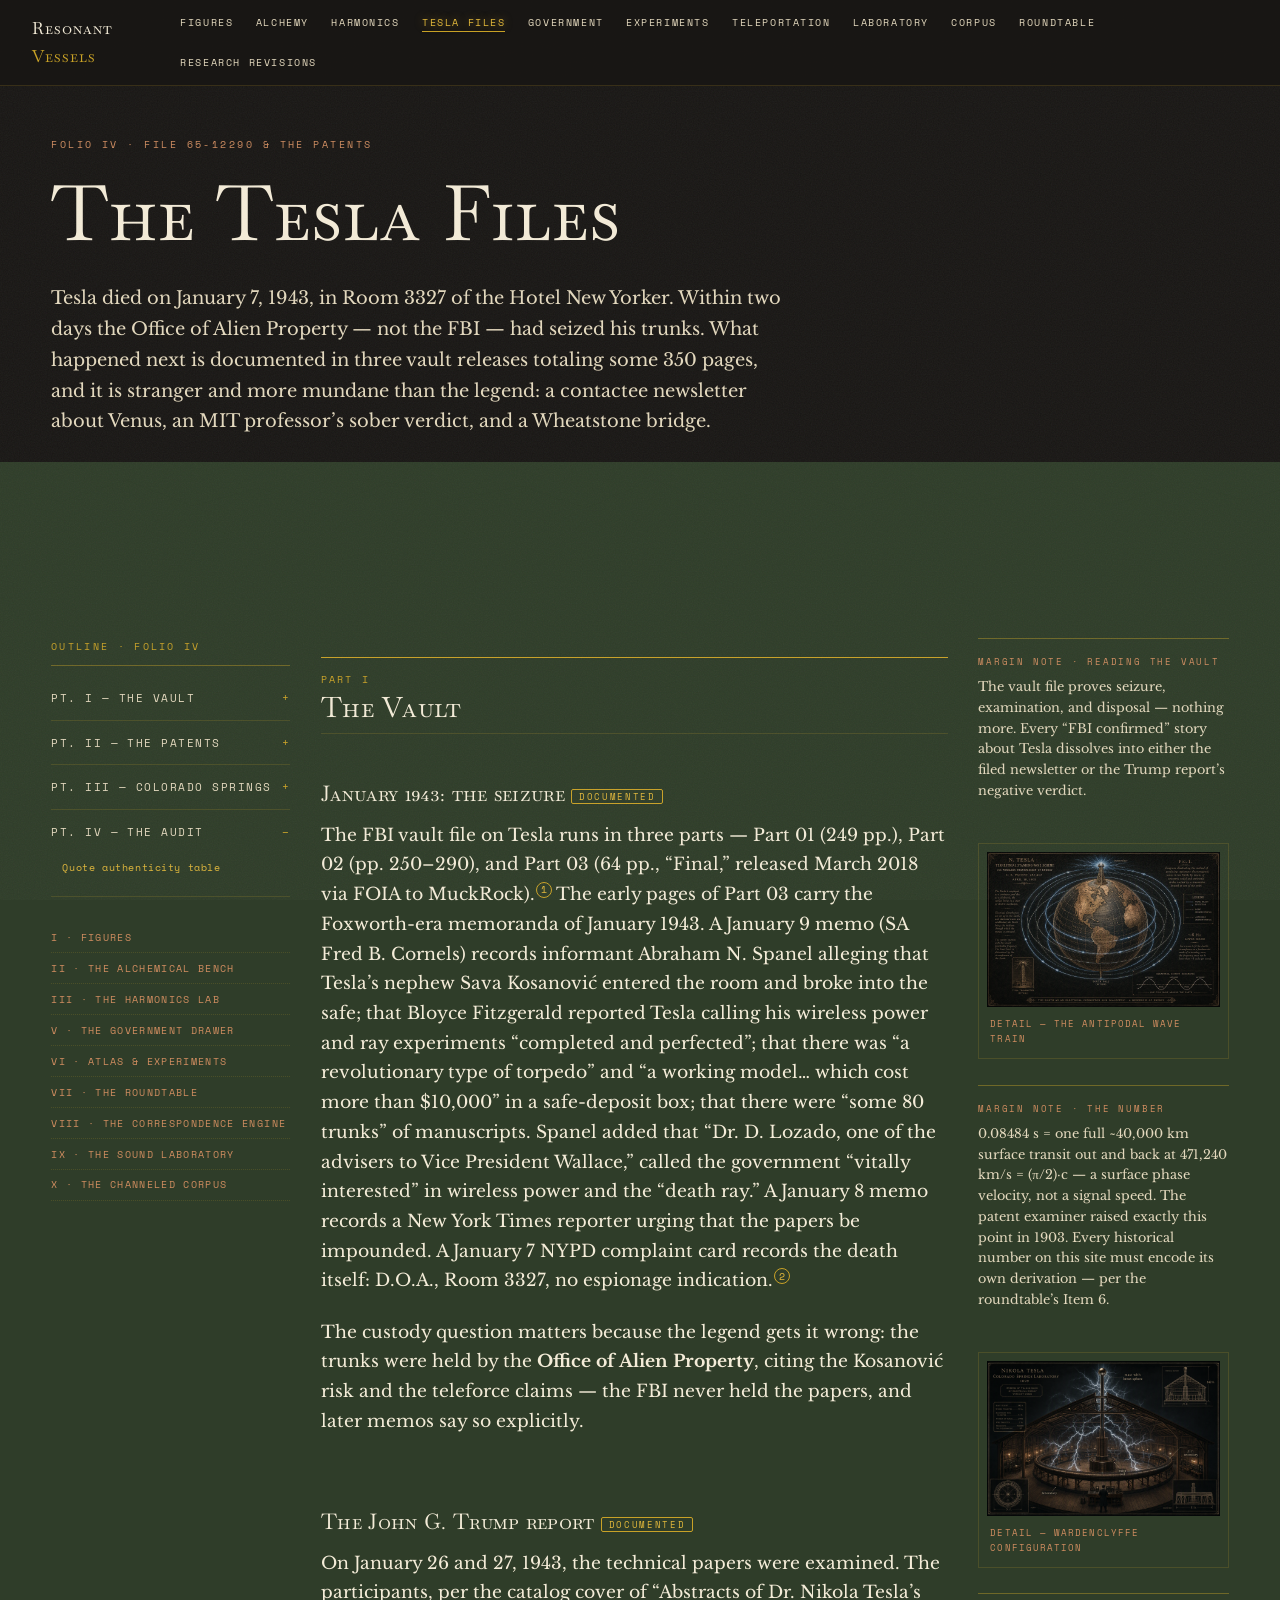
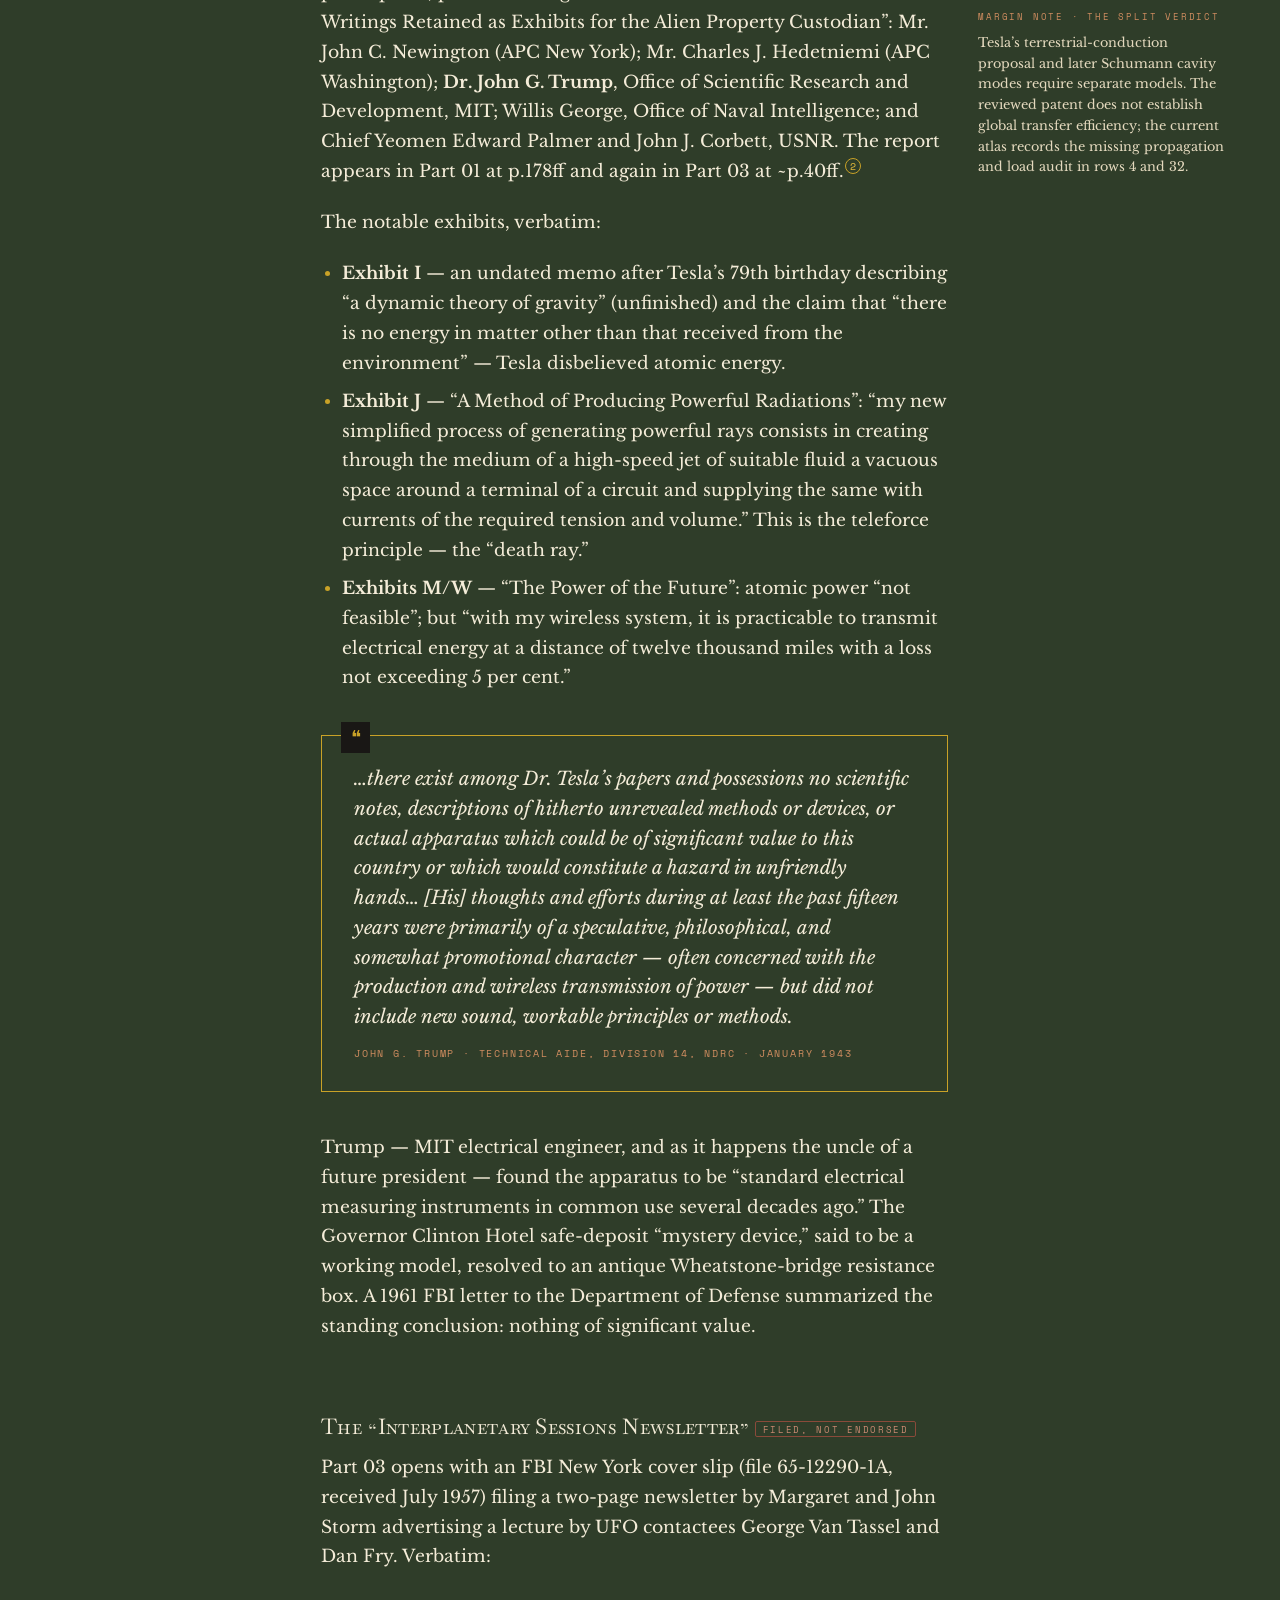
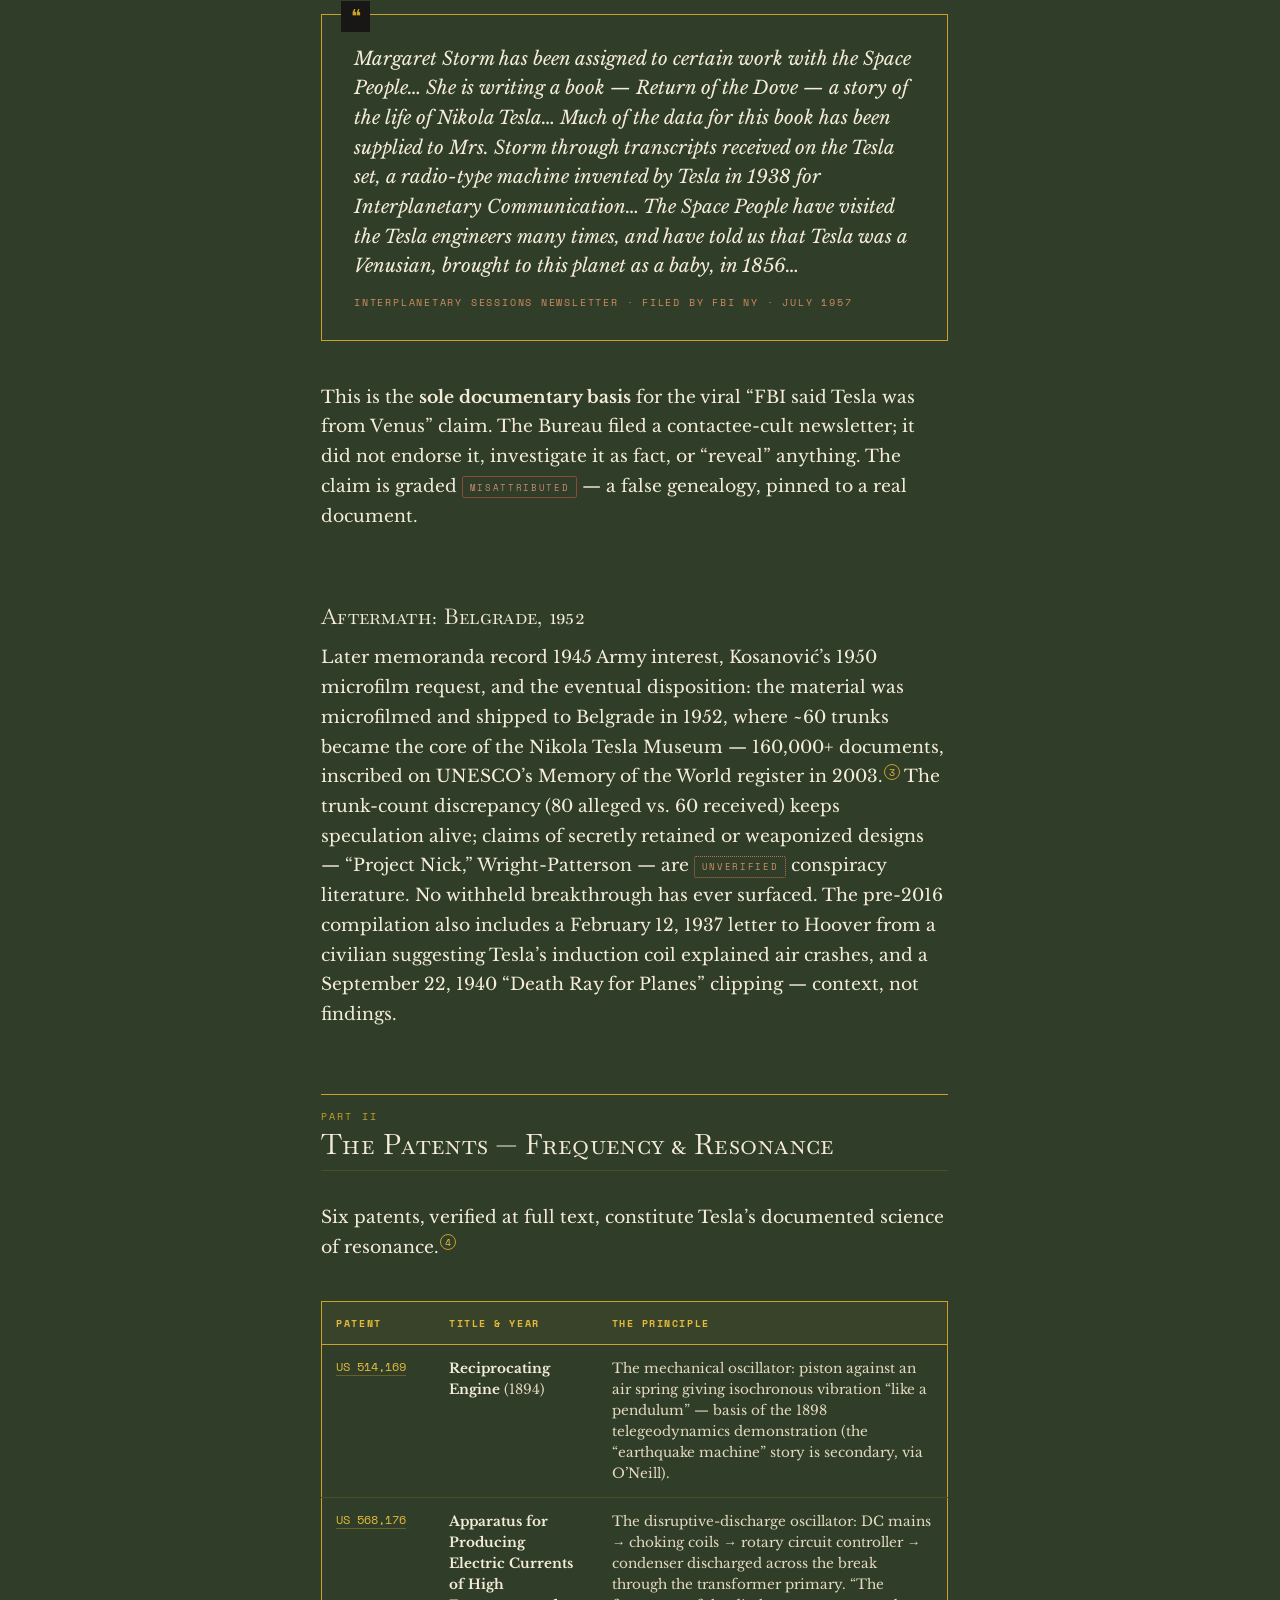
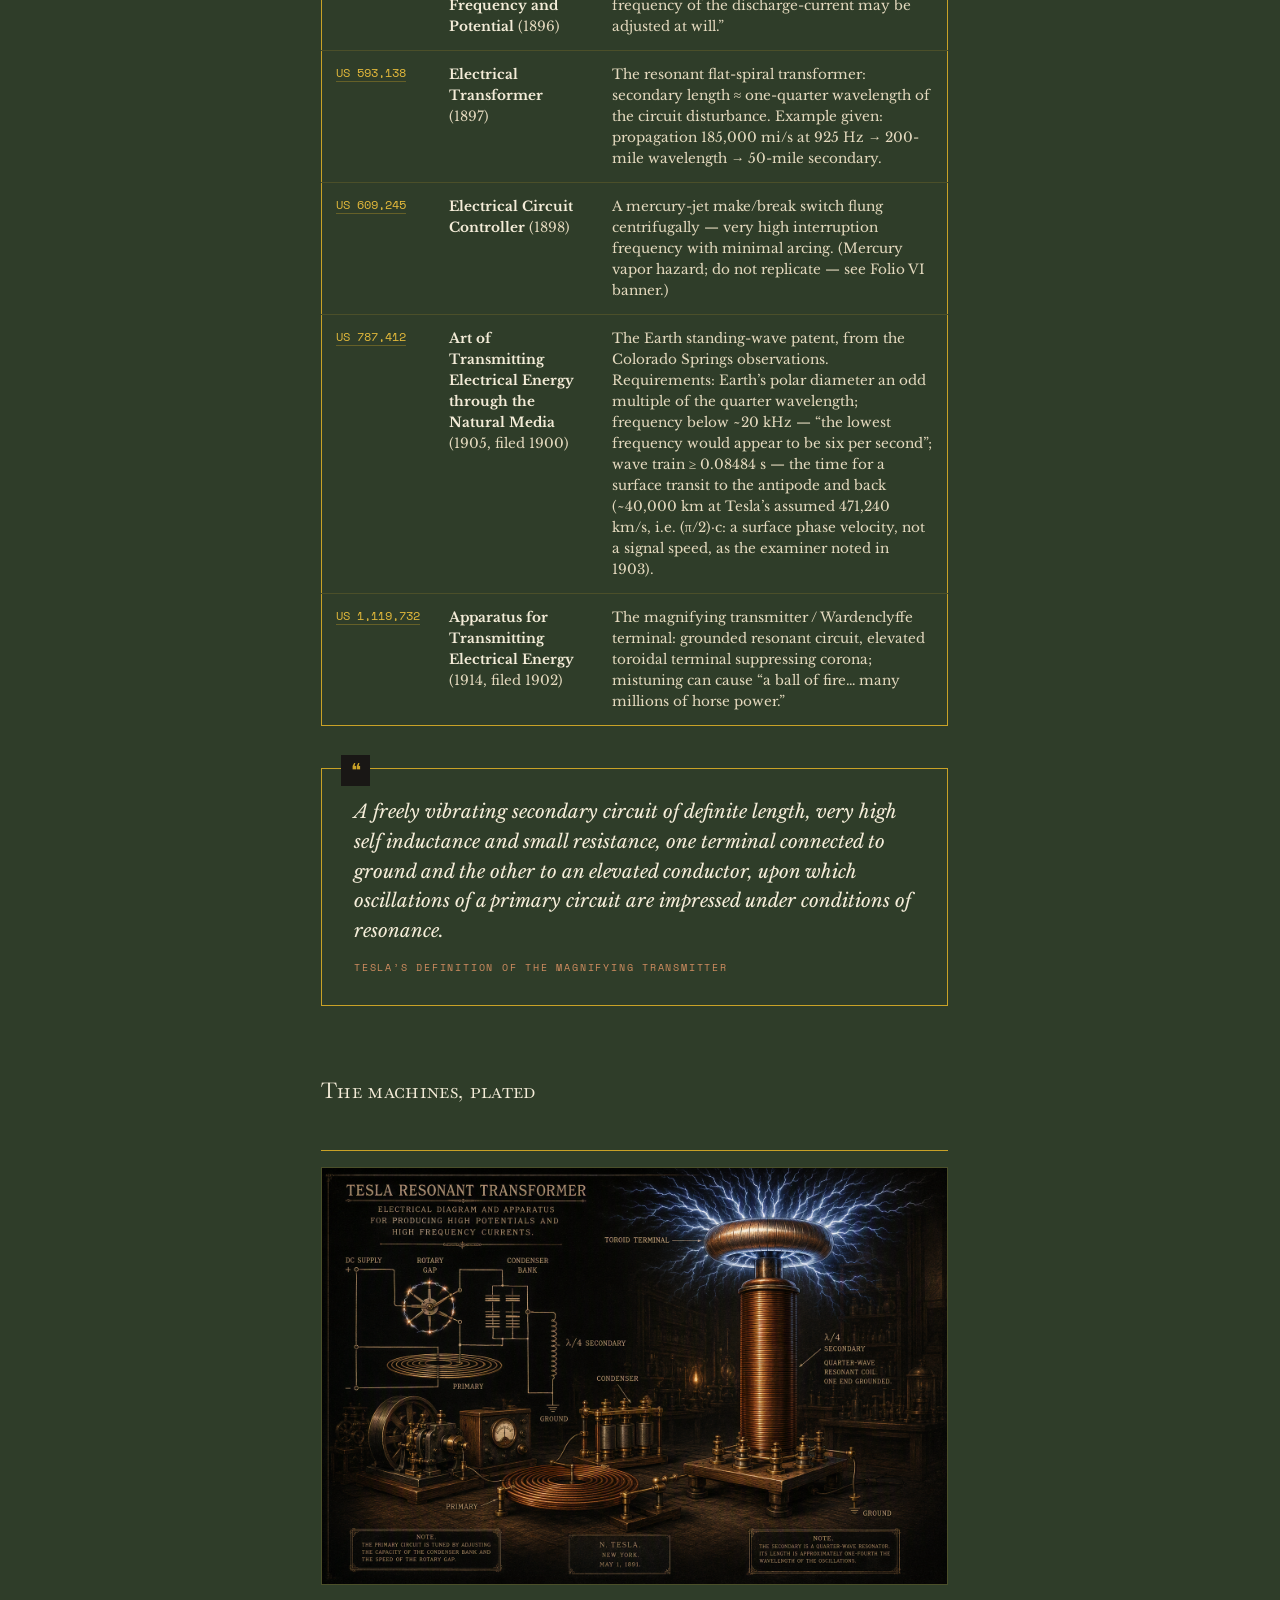
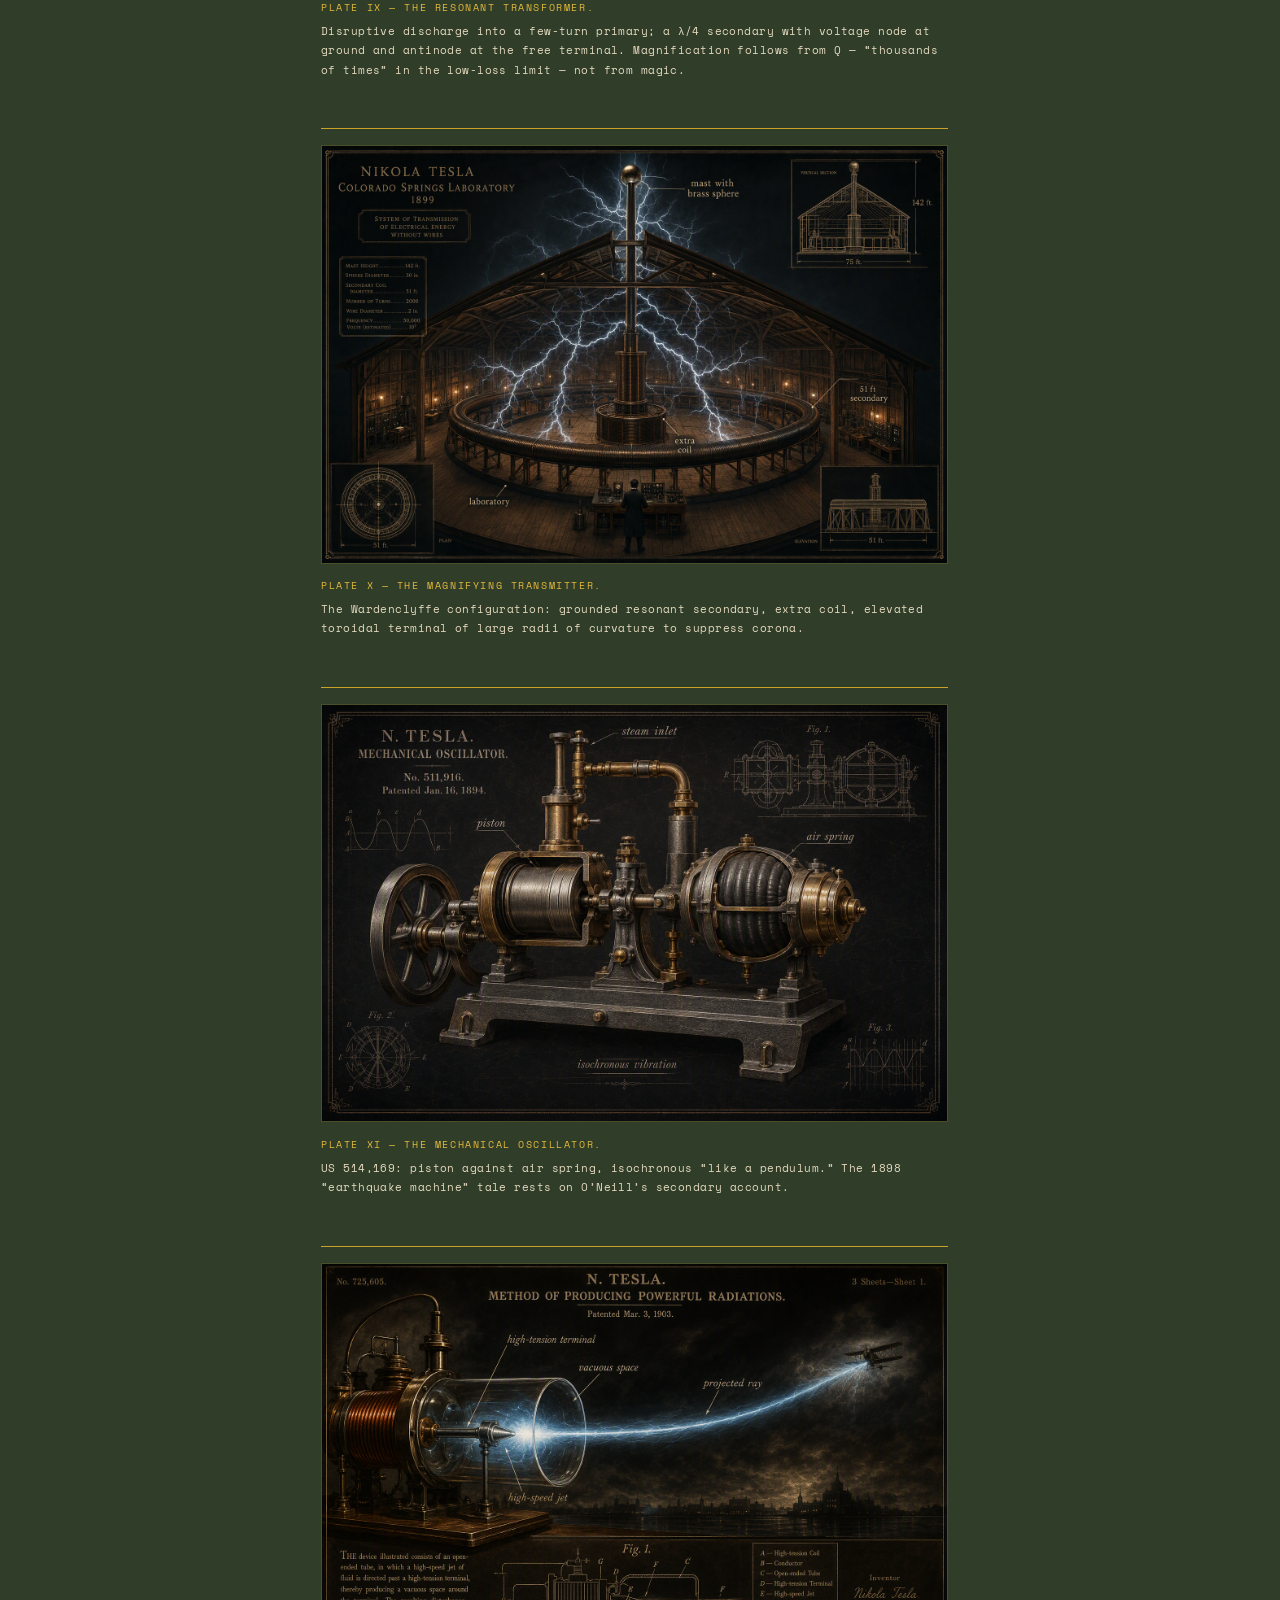
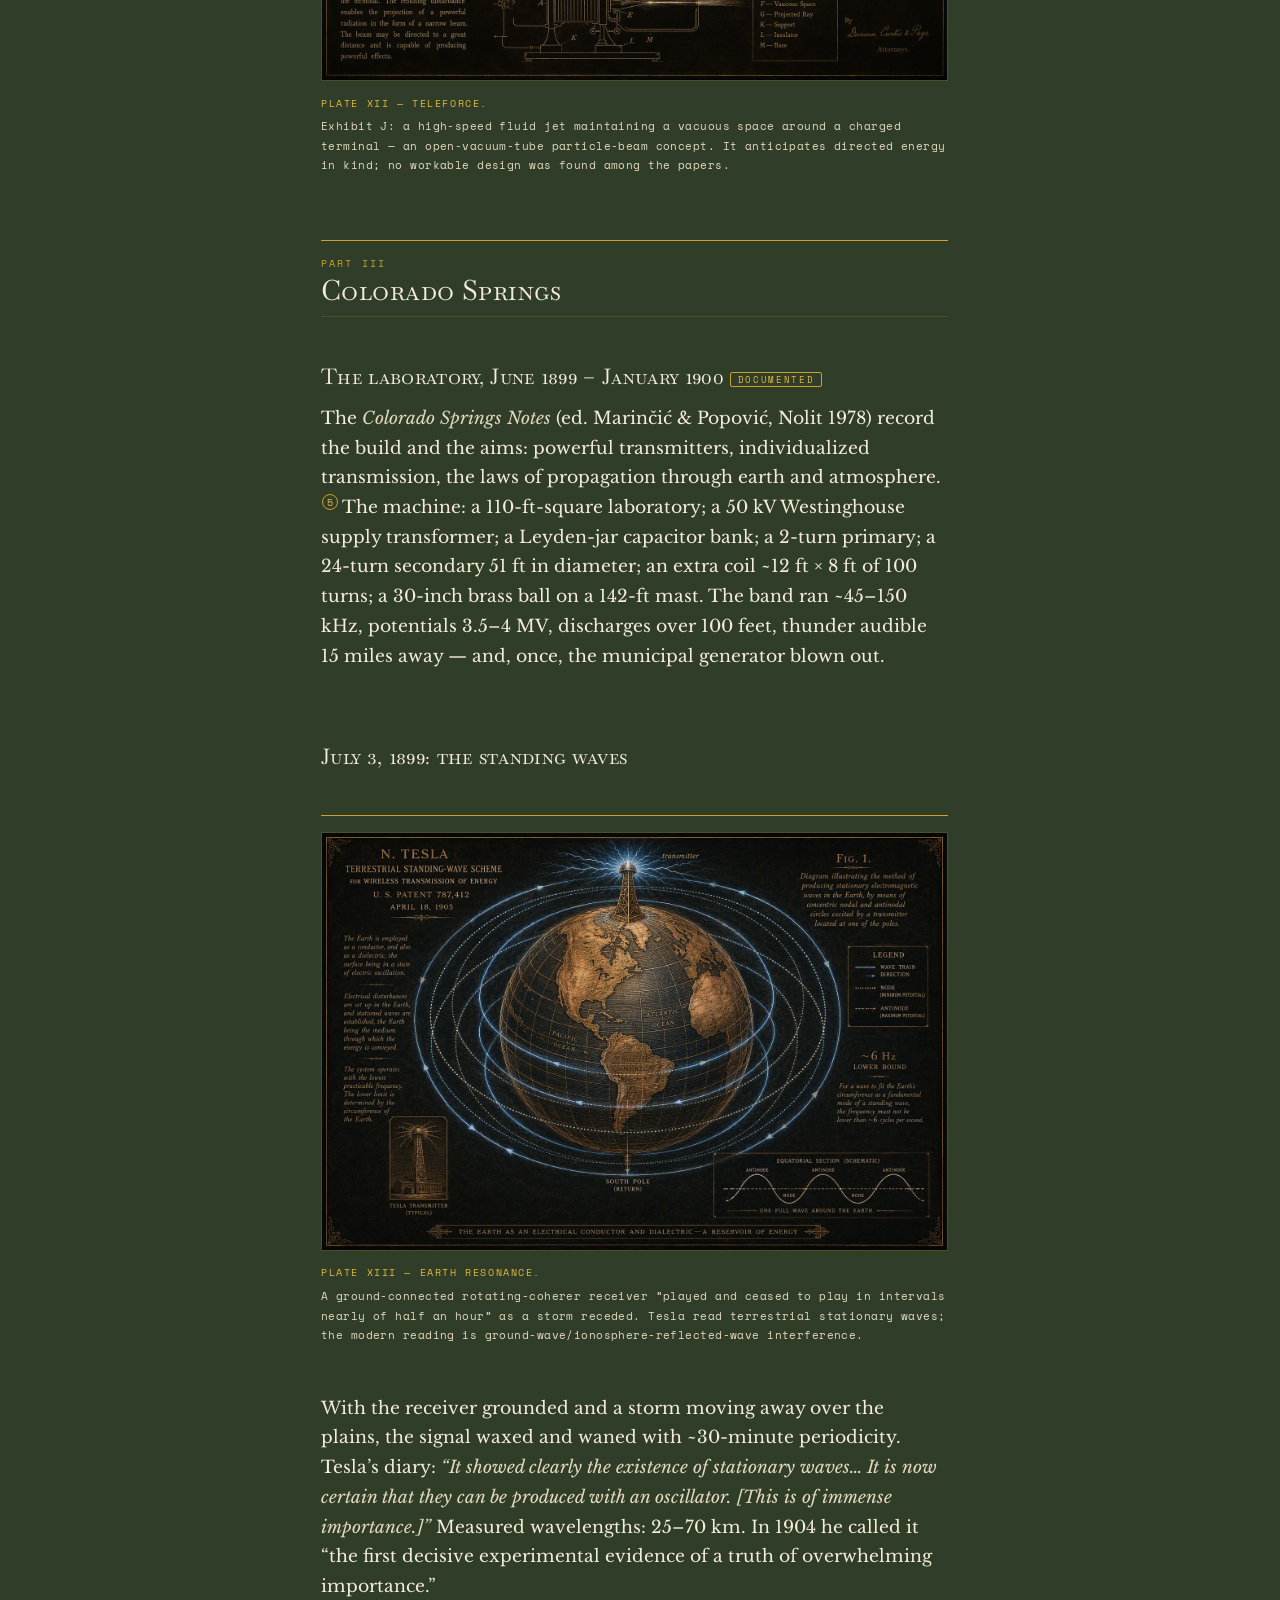
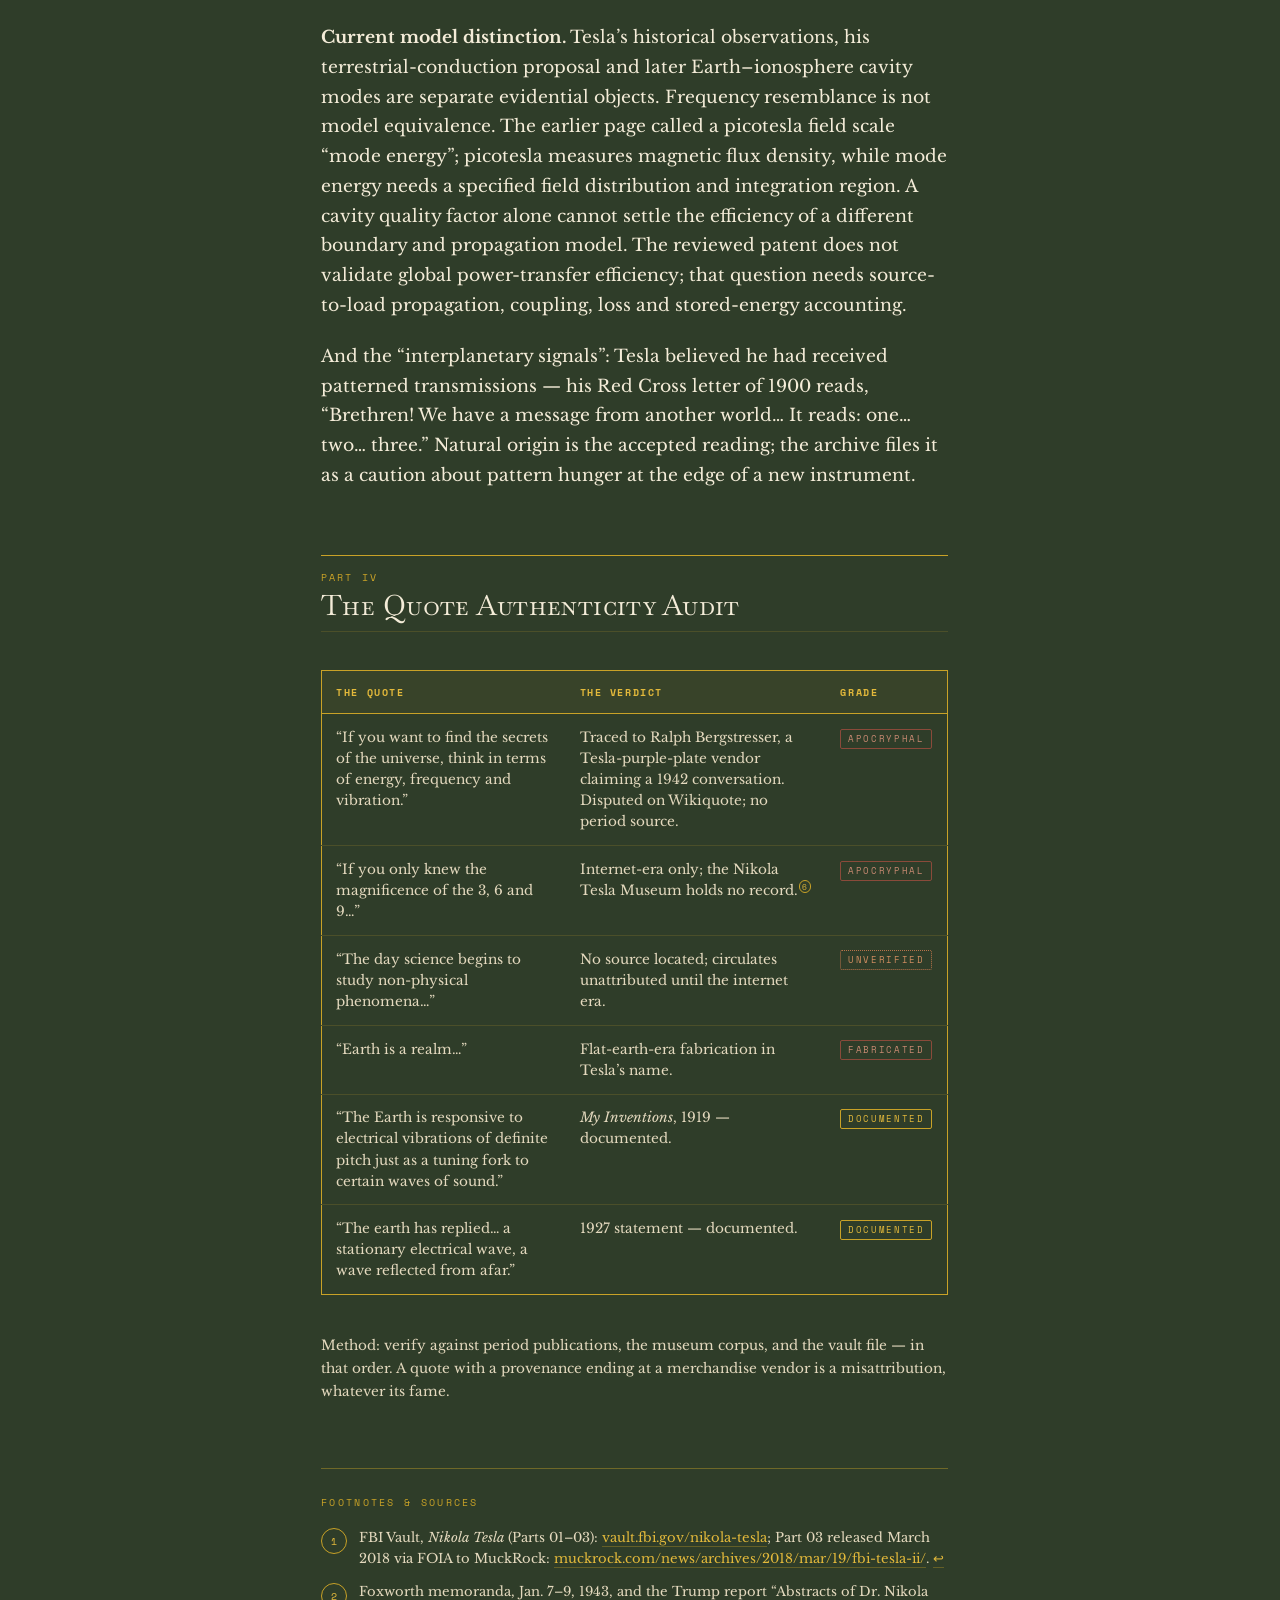
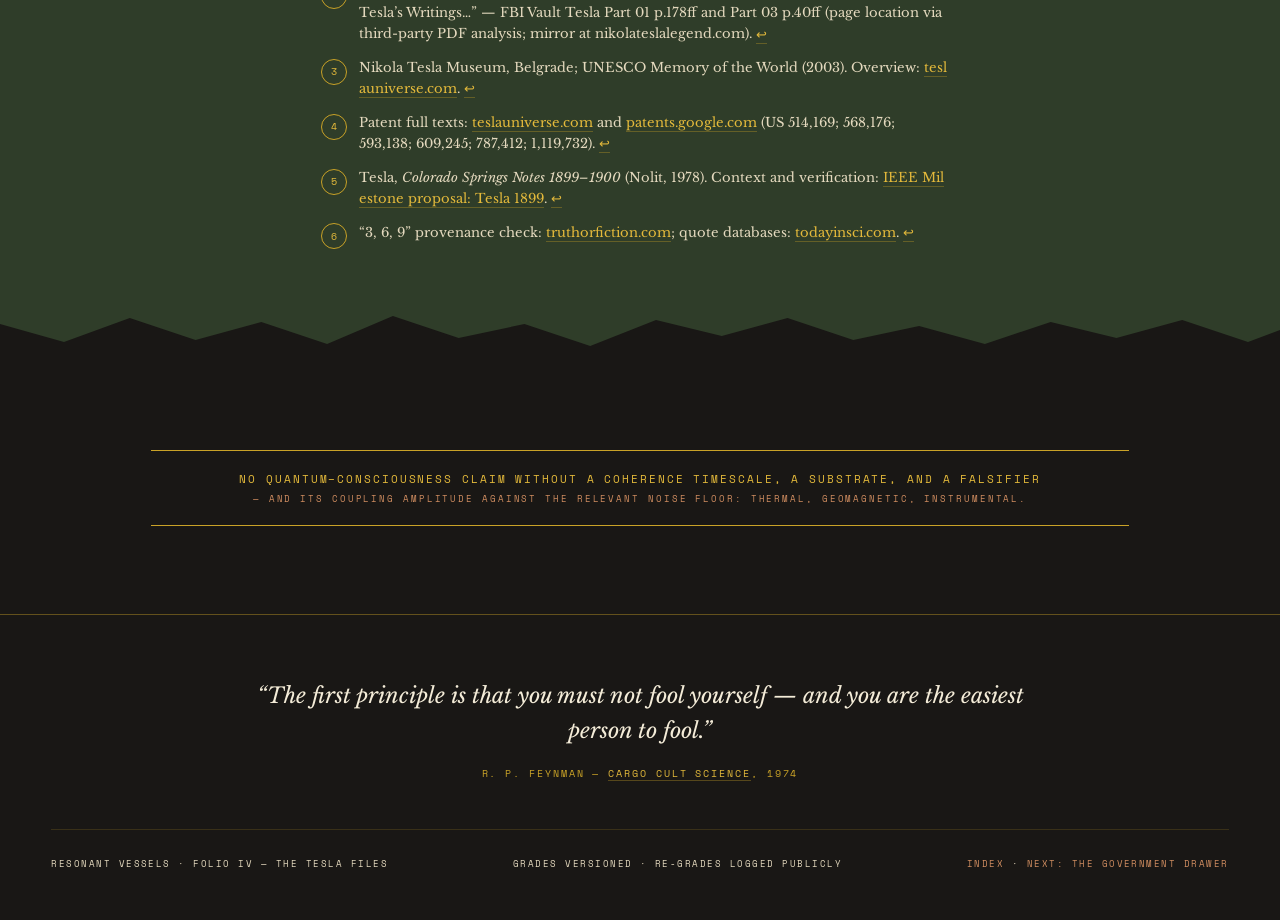
<file: tesla_files.html>
<!DOCTYPE html>
<html lang="en">
<head>
<meta charset="UTF-8">
<meta name="viewport" content="width=device-width, initial-scale=1.0">
<title>The Tesla Files — Resonant Vessels</title>
<meta name="description" content="The FBI vault narrative, the John G. Trump report, the Interplanetary Newsletter, Tesla's resonance patents, Colorado Springs, and the quote authenticity audit.">
<link rel="preconnect" href="https://fonts.googleapis.com">
<link rel="preconnect" href="https://fonts.gstatic.com" crossorigin>
<link href="https://fonts.googleapis.com/css2?family=Baskervville+SC&family=Libre+Baskerville:ital,wght@0,400;0,700;1,400&family=Space+Mono:wght@400;700&display=swap" rel="stylesheet">
<link rel="stylesheet" href="css/style.css">
</head>
<body>
<div class="grain" aria-hidden="true"></div>

<header class="topbar">
  <a class="brand" href="index.html">Resonant <span class="amp">Vessels</span></a>
  <nav aria-label="Archive sections">
    <a href="figures.html">Figures</a>
    <a href="alchemy.html">Alchemy</a>
    <a href="harmonics.html">Harmonics</a>
    <a href="tesla_files.html" class="active">Tesla Files</a>
    <a href="government.html">Government</a>
    <a href="experiments.html">Experiments</a>
    <a href="teleportation.html">Teleportation</a>
    <a href="lab.html">Laboratory</a>
    <a href="bashar.html">Corpus</a>
    <a href="roundtable.html">Roundtable</a>
    <a href="research-corrections.html">Research revisions</a>
  </nav>
</header>

<div class="page-head">
  <span class="folio">Folio IV · File 65-12290 &amp; the Patents</span>
  <h1 class="display-xl">The Tesla Files</h1>
  <p class="lede">Tesla died on January 7, 1943, in Room 3327 of the Hotel New Yorker. Within two days the Office of Alien Property — not the FBI — had seized his trunks. What happened next is documented in three vault releases totaling some 350 pages, and it is stranger and more mundane than the legend: a contactee newsletter about Venus, an MIT professor&rsquo;s sober verdict, and a Wheatstone bridge.</p>
</div>

<div class="section-olive">
  <div class="torn" aria-hidden="true">
    <svg viewBox="0 0 1440 64" preserveAspectRatio="none">
      <polygon fill="#2F3D29" points="0,64 0,22 68,40 142,18 216,44 290,26 364,46 438,20 512,38 586,24 660,46 734,18 808,40 882,26 956,48 1030,22 1104,40 1178,24 1252,44 1326,20 1400,38 1440,28 1440,64"/>
    </svg>
  </div>

  <div class="triptych">
    <aside class="outline" aria-label="Page outline">
      <div class="outline-title">Outline · Folio IV</div>
      <details open>
        <summary>Pt. I — The Vault</summary>
        <ul>
          <li><a href="#seizure">The 1943 seizure</a></li>
          <li><a href="#trump">The Trump report</a></li>
          <li><a href="#newsletter">The Venus newsletter</a></li>
          <li><a href="#aftermath">Belgrade, 1952</a></li>
        </ul>
      </details>
      <details>
        <summary>Pt. II — The Patents</summary>
        <ul>
          <li><a href="#patents">Six patents on resonance</a></li>
          <li><a href="#plates">The machines, plated</a></li>
        </ul>
      </details>
      <details>
        <summary>Pt. III — Colorado Springs</summary>
        <ul>
          <li><a href="#springs">The laboratory, 1899</a></li>
          <li><a href="#july3">July 3, 1899</a></li>
        </ul>
      </details>
      <details>
        <summary>Pt. IV — The Audit</summary>
        <ul>
          <li><a href="#audit">Quote authenticity table</a></li>
        </ul>
      </details>
      <div class="crossnav">
        <a href="figures.html">I · Figures</a>
        <a href="alchemy.html">II · The Alchemical Bench</a>
        <a href="harmonics.html">III · The Harmonics Lab</a>
        <a href="government.html">V · The Government Drawer</a>
        <a href="experiments.html">VI · Atlas &amp; Experiments</a>
        <a href="roundtable.html">VII · The Roundtable</a>
        <a href="teleportation.html">VIII · The Correspondence Engine</a>
        <a href="lab.html">IX · The Sound Laboratory</a>
        <a href="bashar.html">X · The Channeled Corpus</a>
      </div>
    </aside>

    <main class="article">
      <div class="part-header" id="part-vault">
        <span class="part-no">Part I</span>
        <h2>The Vault</h2>
      </div>

      <section id="seizure">
        <h3>January 1943: the seizure <span class="badge established">Documented</span></h3>
        <p>The FBI vault file on Tesla runs in three parts — Part 01 (249 pp.), Part 02 (pp. 250–290), and Part 03 (64 pp., &ldquo;Final,&rdquo; released March 2018 via FOIA to MuckRock).<sup class="fn"><a href="#fn-t1">1</a></sup> The early pages of Part 03 carry the Foxworth-era memoranda of January 1943. A January 9 memo (SA Fred B. Cornels) records informant Abraham N. Spanel alleging that Tesla&rsquo;s nephew Sava Kosanović entered the room and broke into the safe; that Bloyce Fitzgerald reported Tesla calling his wireless power and ray experiments &ldquo;completed and perfected&rdquo;; that there was &ldquo;a revolutionary type of torpedo&rdquo; and &ldquo;a working model… which cost more than $10,000&rdquo; in a safe-deposit box; that there were &ldquo;some 80 trunks&rdquo; of manuscripts. Spanel added that &ldquo;Dr. D. Lozado, one of the advisers to Vice President Wallace,&rdquo; called the government &ldquo;vitally interested&rdquo; in wireless power and the &ldquo;death ray.&rdquo; A January 8 memo records a New York Times reporter urging that the papers be impounded. A January 7 NYPD complaint card records the death itself: D.O.A., Room 3327, no espionage indication.<sup class="fn"><a href="#fn-t2">2</a></sup></p>
        <p>The custody question matters because the legend gets it wrong: the trunks were held by the <strong>Office of Alien Property</strong>, citing the Kosanović risk and the teleforce claims — the FBI never held the papers, and later memos say so explicitly.</p>
      </section>

      <section id="trump">
        <h3>The John G. Trump report <span class="badge established">Documented</span></h3>
        <p>On January 26 and 27, 1943, the technical papers were examined. The participants, per the catalog cover of &ldquo;Abstracts of Dr. Nikola Tesla&rsquo;s Writings Retained as Exhibits for the Alien Property Custodian&rdquo;: Mr. John C. Newington (APC New York); Mr. Charles J. Hedetniemi (APC Washington); <strong>Dr. John G. Trump</strong>, Office of Scientific Research and Development, MIT; Willis George, Office of Naval Intelligence; and Chief Yeomen Edward Palmer and John J. Corbett, USNR. The report appears in Part 01 at p.178ff and again in Part 03 at ~p.40ff.<sup class="fn"><a href="#fn-t2">2</a></sup></p>
        <p>The notable exhibits, verbatim:</p>
        <ul>
          <li><strong>Exhibit I</strong> — an undated memo after Tesla&rsquo;s 79th birthday describing &ldquo;a dynamic theory of gravity&rdquo; (unfinished) and the claim that &ldquo;there is no energy in matter other than that received from the environment&rdquo; — Tesla disbelieved atomic energy.</li>
          <li><strong>Exhibit J</strong> — &ldquo;A Method of Producing Powerful Radiations&rdquo;: &ldquo;my new simplified process of generating powerful rays consists in creating through the medium of a high-speed jet of suitable fluid a vacuous space around a terminal of a circuit and supplying the same with currents of the required tension and volume.&rdquo; This is the teleforce principle — the &ldquo;death ray.&rdquo;</li>
          <li><strong>Exhibits M/W</strong> — &ldquo;The Power of the Future&rdquo;: atomic power &ldquo;not feasible&rdquo;; but &ldquo;with my wireless system, it is practicable to transmit electrical energy at a distance of twelve thousand miles with a loss not exceeding 5 per cent.&rdquo;</li>
        </ul>
        <div class="pullquote">
          …there exist among Dr. Tesla&rsquo;s papers and possessions no scientific notes, descriptions of hitherto unrevealed methods or devices, or actual apparatus which could be of significant value to this country or which would constitute a hazard in unfriendly hands… [His] thoughts and efforts during at least the past fifteen years were primarily of a speculative, philosophical, and somewhat promotional character — often concerned with the production and wireless transmission of power — but did not include new sound, workable principles or methods.
          <span class="attribution">John G. Trump · Technical Aide, Division 14, NDRC · January 1943</span>
        </div>
        <p>Trump — MIT electrical engineer, and as it happens the uncle of a future president — found the apparatus to be &ldquo;standard electrical measuring instruments in common use several decades ago.&rdquo; The Governor Clinton Hotel safe-deposit &ldquo;mystery device,&rdquo; said to be a working model, resolved to an antique Wheatstone-bridge resistance box. A 1961 FBI letter to the Department of Defense summarized the standing conclusion: nothing of significant value.</p>
      </section>

      <section id="newsletter">
        <h3>The &ldquo;Interplanetary Sessions Newsletter&rdquo; <span class="badge misattributed">Filed, not endorsed</span></h3>
        <p>Part 03 opens with an FBI New York cover slip (file 65-12290-1A, received July 1957) filing a two-page newsletter by Margaret and John Storm advertising a lecture by UFO contactees George Van Tassel and Dan Fry. Verbatim:</p>
        <div class="pullquote">
          Margaret Storm has been assigned to certain work with the Space People… She is writing a book — Return of the Dove — a story of the life of Nikola Tesla… Much of the data for this book has been supplied to Mrs. Storm through transcripts received on the Tesla set, a radio-type machine invented by Tesla in 1938 for Interplanetary Communication… The Space People have visited the Tesla engineers many times, and have told us that Tesla was a Venusian, brought to this planet as a baby, in 1856…
          <span class="attribution">Interplanetary Sessions Newsletter · filed by FBI NY · July 1957</span>
        </div>
        <p>This is the <strong>sole documentary basis</strong> for the viral &ldquo;FBI said Tesla was from Venus&rdquo; claim. The Bureau filed a contactee-cult newsletter; it did not endorse it, investigate it as fact, or &ldquo;reveal&rdquo; anything. The claim is graded <span class="badge misattributed">Misattributed</span> — a false genealogy, pinned to a real document.</p>
      </section>

      <section id="aftermath">
        <h3>Aftermath: Belgrade, 1952</h3>
        <p>Later memoranda record 1945 Army interest, Kosanović&rsquo;s 1950 microfilm request, and the eventual disposition: the material was microfilmed and shipped to Belgrade in 1952, where ~60 trunks became the core of the Nikola Tesla Museum — 160,000+ documents, inscribed on UNESCO&rsquo;s Memory of the World register in 2003.<sup class="fn"><a href="#fn-t3">3</a></sup> The trunk-count discrepancy (80 alleged vs. 60 received) keeps speculation alive; claims of secretly retained or weaponized designs — &ldquo;Project Nick,&rdquo; Wright-Patterson — are <span class="badge untestable">Unverified</span> conspiracy literature. No withheld breakthrough has ever surfaced. The pre-2016 compilation also includes a February 12, 1937 letter to Hoover from a civilian suggesting Tesla&rsquo;s induction coil explained air crashes, and a September 22, 1940 &ldquo;Death Ray for Planes&rdquo; clipping — context, not findings.</p>
      </section>

      <div class="part-header" id="part-patents">
        <span class="part-no">Part II</span>
        <h2>The Patents — Frequency &amp; Resonance</h2>
      </div>

      <section id="patents">
        <p>Six patents, verified at full text, constitute Tesla&rsquo;s documented science of resonance.<sup class="fn"><a href="#fn-t4">4</a></sup></p>
        <div class="table-wrap">
          <table class="gold">
            <thead>
              <tr><th>Patent</th><th>Title &amp; year</th><th>The principle</th></tr>
            </thead>
            <tbody>
              <tr><td class="rownum"><a href="https://patents.google.com/patent/US514169A/en">US 514,169</a></td><td><strong>Reciprocating Engine</strong> (1894)</td><td>The mechanical oscillator: piston against an air spring giving isochronous vibration &ldquo;like a pendulum&rdquo; — basis of the 1898 telegeodynamics demonstration (the &ldquo;earthquake machine&rdquo; story is secondary, via O&rsquo;Neill).</td></tr>
              <tr><td class="rownum"><a href="https://patents.google.com/patent/US568176A/en">US 568,176</a></td><td><strong>Apparatus for Producing Electric Currents of High Frequency and Potential</strong> (1896)</td><td>The disruptive-discharge oscillator: DC mains → choking coils → rotary circuit controller → condenser discharged across the break through the transformer primary. &ldquo;The frequency of the discharge-current may be adjusted at will.&rdquo;</td></tr>
              <tr><td class="rownum"><a href="https://patents.google.com/patent/US593138A/en">US 593,138</a></td><td><strong>Electrical Transformer</strong> (1897)</td><td>The resonant flat-spiral transformer: secondary length ≈ one-quarter wavelength of the circuit disturbance. Example given: propagation 185,000 mi/s at 925 Hz → 200-mile wavelength → 50-mile secondary.</td></tr>
              <tr><td class="rownum"><a href="https://patents.google.com/patent/US609245A/en">US 609,245</a></td><td><strong>Electrical Circuit Controller</strong> (1898)</td><td>A mercury-jet make/break switch flung centrifugally — very high interruption frequency with minimal arcing. (Mercury vapor hazard; do not replicate — see Folio VI banner.)</td></tr>
              <tr><td class="rownum"><a href="https://patents.google.com/patent/US787412A/en">US 787,412</a></td><td><strong>Art of Transmitting Electrical Energy through the Natural Media</strong> (1905, filed 1900)</td><td>The Earth standing-wave patent, from the Colorado Springs observations. Requirements: Earth&rsquo;s polar diameter an odd multiple of the quarter wavelength; frequency below ~20 kHz — &ldquo;the lowest frequency would appear to be six per second&rdquo;; wave train ≥ 0.08484 s — the time for a surface transit to the antipode and back (~40,000 km at Tesla&rsquo;s assumed 471,240 km/s, i.e. (π/2)·c: a surface phase velocity, not a signal speed, as the examiner noted in 1903).</td></tr>
              <tr><td class="rownum"><a href="https://patents.google.com/patent/US1119732A/en">US 1,119,732</a></td><td><strong>Apparatus for Transmitting Electrical Energy</strong> (1914, filed 1902)</td><td>The magnifying transmitter / Wardenclyffe terminal: grounded resonant circuit, elevated toroidal terminal suppressing corona; mistuning can cause &ldquo;a ball of fire… many millions of horse power.&rdquo;</td></tr>
            </tbody>
          </table>
        </div>
        <div class="pullquote">
          A freely vibrating secondary circuit of definite length, very high self inductance and small resistance, one terminal connected to ground and the other to an elevated conductor, upon which oscillations of a primary circuit are impressed under conditions of resonance.
          <span class="attribution">Tesla&rsquo;s definition of the magnifying transmitter</span>
        </div>
      </section>

      <section id="plates">
        <h3>The machines, plated</h3>
        <figure class="plate">
          <img src="assets/tesla_coil.png" alt="Tesla coil — resonant air-core transformer" loading="lazy">
          <figcaption><span class="plate-no">Plate IX — The Resonant Transformer.</span><span class="plate-desc">Disruptive discharge into a few-turn primary; a λ/4 secondary with voltage node at ground and antinode at the free terminal. Magnification follows from Q — &ldquo;thousands of times&rdquo; in the low-loss limit — not from magic.</span></figcaption>
        </figure>
        <figure class="plate">
          <img src="assets/magnifying_transmitter.png" alt="The magnifying transmitter with toroidal terminal" loading="lazy">
          <figcaption><span class="plate-no">Plate X — The Magnifying Transmitter.</span><span class="plate-desc">The Wardenclyffe configuration: grounded resonant secondary, extra coil, elevated toroidal terminal of large radii of curvature to suppress corona.</span></figcaption>
        </figure>
        <figure class="plate">
          <img src="assets/mechanical_oscillator.png" alt="Tesla's mechanical oscillator — piston and air spring" loading="lazy">
          <figcaption><span class="plate-no">Plate XI — The Mechanical Oscillator.</span><span class="plate-desc">US 514,169: piston against air spring, isochronous &ldquo;like a pendulum.&rdquo; The 1898 &ldquo;earthquake machine&rdquo; tale rests on O&rsquo;Neill&rsquo;s secondary account.</span></figcaption>
        </figure>
        <figure class="plate">
          <img src="assets/teleforce.png" alt="Teleforce — the open vacuum tube particle beam concept" loading="lazy">
          <figcaption><span class="plate-no">Plate XII — Teleforce.</span><span class="plate-desc">Exhibit J: a high-speed fluid jet maintaining a vacuous space around a charged terminal — an open-vacuum-tube particle-beam concept. It anticipates directed energy in kind; no workable design was found among the papers.</span></figcaption>
        </figure>
      </section>

      <div class="part-header" id="part-springs">
        <span class="part-no">Part III</span>
        <h2>Colorado Springs</h2>
      </div>

      <section id="springs">
        <h3>The laboratory, June 1899 – January 1900 <span class="badge established">Documented</span></h3>
        <p>The <em>Colorado Springs Notes</em> (ed. Marinčić &amp; Popović, Nolit 1978) record the build and the aims: powerful transmitters, individualized transmission, the laws of propagation through earth and atmosphere.<sup class="fn"><a href="#fn-t5">5</a></sup> The machine: a 110-ft-square laboratory; a 50 kV Westinghouse supply transformer; a Leyden-jar capacitor bank; a 2-turn primary; a 24-turn secondary 51 ft in diameter; an extra coil ~12 ft × 8 ft of 100 turns; a 30-inch brass ball on a 142-ft mast. The band ran ~45–150 kHz, potentials 3.5–4 MV, discharges over 100 feet, thunder audible 15 miles away — and, once, the municipal generator blown out.</p>
      </section>

      <section id="july3">
        <h3>July 3, 1899: the standing waves</h3>
        <figure class="plate">
          <img src="assets/earth_resonance.png" alt="Earth resonance — terrestrial standing waves" loading="lazy">
          <figcaption><span class="plate-no">Plate XIII — Earth Resonance.</span><span class="plate-desc">A ground-connected rotating-coherer receiver &ldquo;played and ceased to play in intervals nearly of half an hour&rdquo; as a storm receded. Tesla read terrestrial stationary waves; the modern reading is ground-wave/ionosphere-reflected-wave interference.</span></figcaption>
        </figure>
        <p>With the receiver grounded and a storm moving away over the plains, the signal waxed and waned with ~30-minute periodicity. Tesla&rsquo;s diary: <em>&ldquo;It showed clearly the existence of stationary waves… It is now certain that they can be produced with an oscillator. [This is of immense importance.]&rdquo;</em> Measured wavelengths: 25–70 km. In 1904 he called it &ldquo;the first decisive experimental evidence of a truth of overwhelming importance.&rdquo;</p>
        <p><strong>Current model distinction.</strong> Tesla’s historical observations, his terrestrial-conduction proposal and later Earth–ionosphere cavity modes are separate evidential objects. Frequency resemblance is not model equivalence. The earlier page called a picotesla field scale “mode energy”; picotesla measures magnetic flux density, while mode energy needs a specified field distribution and integration region. A cavity quality factor alone cannot settle the efficiency of a different boundary and propagation model. The reviewed patent does not validate global power-transfer efficiency; that question needs source-to-load propagation, coupling, loss and stored-energy accounting.</p>
        <p>And the &ldquo;interplanetary signals&rdquo;: Tesla believed he had received patterned transmissions — his Red Cross letter of 1900 reads, &ldquo;Brethren! We have a message from another world… It reads: one… two… three.&rdquo; Natural origin is the accepted reading; the archive files it as a caution about pattern hunger at the edge of a new instrument.</p>
      </section>

      <div class="part-header" id="part-audit">
        <span class="part-no">Part IV</span>
        <h2>The Quote Authenticity Audit</h2>
      </div>

      <section id="audit">
        <div class="table-wrap">
          <table class="gold">
            <thead>
              <tr><th>The quote</th><th>The verdict</th><th>Grade</th></tr>
            </thead>
            <tbody>
              <tr><td>&ldquo;If you want to find the secrets of the universe, think in terms of energy, frequency and vibration.&rdquo;</td><td>Traced to Ralph Bergstresser, a Tesla-purple-plate vendor claiming a 1942 conversation. Disputed on Wikiquote; no period source.</td><td><span class="badge misattributed">Apocryphal</span></td></tr>
              <tr><td>&ldquo;If you only knew the magnificence of the 3, 6 and 9…&rdquo;</td><td>Internet-era only; the Nikola Tesla Museum holds no record.<sup class="fn"><a href="#fn-t6">6</a></sup></td><td><span class="badge misattributed">Apocryphal</span></td></tr>
              <tr><td>&ldquo;The day science begins to study non-physical phenomena…&rdquo;</td><td>No source located; circulates unattributed until the internet era.</td><td><span class="badge untestable">Unverified</span></td></tr>
              <tr><td>&ldquo;Earth is a realm…&rdquo;</td><td>Flat-earth-era fabrication in Tesla&rsquo;s name.</td><td><span class="badge misattributed">Fabricated</span></td></tr>
              <tr><td>&ldquo;The Earth is responsive to electrical vibrations of definite pitch just as a tuning fork to certain waves of sound.&rdquo;</td><td><em>My Inventions</em>, 1919 — documented.</td><td><span class="badge established">Documented</span></td></tr>
              <tr><td>&ldquo;The earth has replied… a stationary electrical wave, a wave reflected from afar.&rdquo;</td><td>1927 statement — documented.</td><td><span class="badge established">Documented</span></td></tr>
            </tbody>
          </table>
        </div>
        <p class="small dim">Method: verify against period publications, the museum corpus, and the vault file — in that order. A quote with a provenance ending at a merchandise vendor is a misattribution, whatever its fame.</p>
      </section>

      <div class="footnotes" id="footnotes">
        <div class="fn-title">Footnotes &amp; Sources</div>
        <ol>
          <li id="fn-t1"><span class="fn-target">FBI Vault, <em>Nikola Tesla</em> (Parts 01–03): <a href="https://vault.fbi.gov/nikola-tesla">vault.fbi.gov/nikola-tesla</a>; Part 03 released March 2018 via FOIA to MuckRock: <a href="https://www.muckrock.com/news/archives/2018/mar/19/fbi-tesla-ii/">muckrock.com/news/archives/2018/mar/19/fbi-tesla-ii/</a>. <a class="fn-back" href="#seizure">↩</a></span></li>
          <li id="fn-t2"><span class="fn-target">Foxworth memoranda, Jan. 7–9, 1943, and the Trump report &ldquo;Abstracts of Dr. Nikola Tesla&rsquo;s Writings…&rdquo; — FBI Vault Tesla Part 01 p.178ff and Part 03 p.40ff (page location via third-party PDF analysis; mirror at nikolateslalegend.com). <a class="fn-back" href="#trump">↩</a></span></li>
          <li id="fn-t3"><span class="fn-target">Nikola Tesla Museum, Belgrade; UNESCO Memory of the World (2003). Overview: <a href="https://teslauniverse.com">teslauniverse.com</a>. <a class="fn-back" href="#aftermath">↩</a></span></li>
          <li id="fn-t4"><span class="fn-target">Patent full texts: <a href="https://teslauniverse.com">teslauniverse.com</a> and <a href="https://patents.google.com">patents.google.com</a> (US 514,169; 568,176; 593,138; 609,245; 787,412; 1,119,732). <a class="fn-back" href="#patents">↩</a></span></li>
          <li id="fn-t5"><span class="fn-target">Tesla, <em>Colorado Springs Notes 1899–1900</em> (Nolit, 1978). Context and verification: <a href="https://ieeemilestones.ethw.org/Milestone-Proposal:Tesla_1899">IEEE Milestone proposal: Tesla 1899</a>. <a class="fn-back" href="#springs">↩</a></span></li>
          <li id="fn-t6"><span class="fn-target">&ldquo;3, 6, 9&rdquo; provenance check: <a href="https://www.truthorfiction.com">truthorfiction.com</a>; quote databases: <a href="https://www.todayinsci.com">todayinsci.com</a>. <a class="fn-back" href="#audit">↩</a></span></li>
        </ol>
      </div>
    </main>

    <aside class="margin-col">
      <div class="margin-note">
        <span class="mn-label">Margin Note · Reading the Vault</span>
        The vault file proves seizure, examination, and disposal — nothing more. Every &ldquo;FBI confirmed&rdquo; story about Tesla dissolves into either the filed newsletter or the Trump report&rsquo;s negative verdict.
      </div>
      <div class="margin-thumb">
        <img src="assets/earth_resonance.png" alt="Earth resonance detail" loading="lazy">
        <span class="cap">Detail — the antipodal wave train</span>
      </div>
      <div class="margin-note">
        <span class="mn-label">Margin Note · The Number</span>
        0.08484 s = one full ~40,000 km surface transit out and back at 471,240 km/s = (π/2)·c — a surface phase velocity, not a signal speed. The patent examiner raised exactly this point in 1903. Every historical number on this site must encode its own derivation — per the roundtable&rsquo;s Item 6.
      </div>
      <div class="margin-thumb">
        <img src="assets/magnifying_transmitter.png" alt="Magnifying transmitter detail" loading="lazy">
        <span class="cap">Detail — Wardenclyffe configuration</span>
      </div>
      <div class="margin-note">
        <span class="mn-label">Margin Note · The Split Verdict</span>
        Tesla’s terrestrial-conduction proposal and later Schumann cavity modes require separate models. The reviewed patent does not establish global transfer efficiency; the current atlas records the missing propagation and load audit in rows 4 and 32.
      </div>
    </aside>
  </div>
</div>

<div class="torn" aria-hidden="true">
  <svg viewBox="0 0 1440 64" preserveAspectRatio="none">
    <polygon fill="#191715" points="0,64 0,26 72,44 146,20 220,42 294,24 368,46 442,18 516,40 590,26 664,48 738,22 812,38 886,20 960,42 1034,28 1108,46 1182,24 1256,40 1330,22 1404,44 1440,32 1440,64"/>
  </svg>
</div>

<section class="section-ink">
  <div class="wrap wrap-narrow">
    <div class="house-rule">
      No quantum–consciousness claim without a coherence timescale, a substrate, and a falsifier<span class="hr-small">— and its coupling amplitude against the relevant noise floor: thermal, geomagnetic, instrumental.</span>
    </div>
  </div>
</section>

<footer class="site-footer">
  <div class="footer-epigraph">
    <blockquote>&ldquo;The first principle is that you must not fool yourself — and you are the easiest person to fool.&rdquo;</blockquote>
    <span class="cite">R. P. Feynman — <a href="https://calteches.library.caltech.edu/51/2/CargoCult.htm">Cargo Cult Science</a>, 1974</span>
  </div>
  <div class="footer-meta">
    <span>Resonant Vessels · Folio IV — The Tesla Files</span>
    <span>Grades versioned · Re-grades logged publicly</span>
    <span><a href="index.html">Index</a> · <a href="government.html">Next: The Government Drawer</a></span>
  </div>
</footer>

<script src="js/main.js"></script>
</body>
</html>
</file>
<file: css/style.css>
/* ============================================================
   RESONANT VESSELS — An Archive of Alchemical & Physical Resonance
   Design system: editorial-archive, dual serif, gold on olive/ink.
   Pure monochrome discipline: no gradients, no blue, no glass.
   ============================================================ */

:root {
  --ink: #191715;
  --ink-soft: #231f1c;
  --olive: #2A2520;
  --olive-2: #2F3D29;
  --olive-3: #384732;
  --parchment: #F4ECD8;
  --parchment-dim: #E4D9BE;
  --gold: #C9A227;
  --gold-bright: #E3B93B;
  --copper: #B8734A;
  --copper-bright: #D08D60;
  --hairline: rgba(201, 162, 39, 0.42);
  --hairline-faint: rgba(201, 162, 39, 0.18);
  --serif-display: "Baskervville SC", "Libre Baskerville", Georgia, serif;
  --serif-body: "Libre Baskerville", Georgia, "Times New Roman", serif;
  --mono: "Space Mono", "Courier New", monospace;
  --sidebar-w: 21%;
  --article-w: 55%;
  --margin-w: 22%;
  --content-max: 1560px;
}

* { margin: 0; padding: 0; box-sizing: border-box; }

html {
  scroll-behavior: smooth;
}

body {
  background: var(--ink);
  color: var(--parchment);
  font-family: var(--serif-body);
  font-size: 1.08rem;
  line-height: 1.72;
  -webkit-font-smoothing: antialiased;
  text-rendering: optimizeLegibility;
  overflow-x: hidden;
}

::selection { background: var(--gold); color: var(--ink); }

/* ---------- grain overlay (feTurbulence) on dark backgrounds ---------- */
.grain {
  position: fixed;
  inset: 0;
  pointer-events: none;
  z-index: 900;
  opacity: 0.055;
  background-image: url("data:image/svg+xml,%3Csvg xmlns='http://www.w3.org/2000/svg' width='240' height='240'%3E%3Cfilter id='g'%3E%3CfeTurbulence type='fractalNoise' baseFrequency='0.82' numOctaves='3' stitchTiles='stitch'/%3E%3C/filter%3E%3Crect width='240' height='240' filter='url(%23g)'/%3E%3C/svg%3E");
}

/* ---------- typography ---------- */
h1, h2, h3, h4 {
  font-family: var(--serif-display);
  font-weight: 400;
  color: var(--parchment);
  line-height: 1.04;
  letter-spacing: 0.015em;
}

.display-xl { font-size: clamp(2.5rem, 6vw, 5rem); line-height: 0.98; }
.display-lg { font-size: clamp(2rem, 4.4vw, 3.4rem); }
.display-md { font-size: clamp(1.5rem, 2.6vw, 2.1rem); }

p {
  margin: 0 0 1.25em 0;
  hyphens: auto;
  -webkit-hyphens: auto;
}

a {
  color: var(--gold-bright);
  text-decoration: none;
  border-bottom: 1px solid rgba(201, 162, 39, 0.35);
  transition: text-shadow 0.25s ease, border-color 0.25s ease;
}
a:hover {
  text-shadow: 0 0 8px rgba(227, 185, 59, 0.55), 0 0 18px rgba(227, 185, 59, 0.25);
  border-bottom-color: var(--gold-bright);
}

strong { color: var(--parchment); font-weight: 700; }
em { color: var(--parchment-dim); }

.mono-label {
  font-family: var(--mono);
  text-transform: uppercase;
  letter-spacing: 0.14em;
  font-size: 0.66rem;
}

/* kicker / eyebrow */
.kicker {
  font-family: var(--mono);
  text-transform: uppercase;
  letter-spacing: 0.22em;
  font-size: 0.7rem;
  color: var(--gold);
  display: block;
  margin-bottom: 1.1rem;
}

/* ---------- top bar ---------- */
.topbar {
  position: fixed;
  top: 0; left: 0; right: 0;
  z-index: 1000;
  display: flex;
  align-items: center;
  justify-content: space-between;
  padding: 0.85rem 2rem;
  background: rgba(25, 23, 21, 0.94);
  border-bottom: 1px solid var(--hairline-faint);
}
.topbar .brand {
  font-family: var(--serif-display);
  font-size: 1.05rem;
  letter-spacing: 0.06em;
  color: var(--parchment);
  border-bottom: none;
}
.topbar .brand:hover { text-shadow: 0 0 10px rgba(227,185,59,0.5); }
.topbar .brand .amp { color: var(--gold); }
.topbar nav { display: flex; gap: 1.4rem; flex-wrap: wrap; }
.topbar nav a {
  font-family: var(--mono);
  font-size: 0.62rem;
  text-transform: uppercase;
  letter-spacing: 0.16em;
  color: var(--parchment-dim);
  border-bottom: none;
}
.topbar nav a:hover, .topbar nav a.active {
  color: var(--gold-bright);
  text-shadow: 0 0 8px rgba(227, 185, 59, 0.5);
}
.topbar nav a.active { border-bottom: 1px solid var(--gold); }

/* ---------- HERO (index) ---------- */
.hero {
  position: relative;
  min-height: 100vh;
  display: flex;
  align-items: flex-end;
  overflow: hidden;
  background: var(--ink);
}
.hero-media {
  position: absolute;
  inset: -8% 0;
  z-index: 1;
  will-change: transform;
}
.hero-media img {
  width: 100%;
  height: 100%;
  object-fit: cover;
  opacity: 0.62;
  filter: grayscale(0.35) brightness(0.8);
}
.hero-veil {
  position: absolute; inset: 0; z-index: 2;
  background: rgba(25, 23, 21, 0.28);
}
.hero-inner {
  position: relative;
  z-index: 3;
  width: 100%;
  max-width: var(--content-max);
  margin: 0 auto;
  padding: 9rem 4vw 7rem;
}
.hero-title-block {
  display: grid;
  grid-template-columns: repeat(12, 1fr);
  gap: 0 1.5rem;
}
.hero-title-block .line-a { grid-column: 1 / 9; }
.hero-title-block .line-b { grid-column: 3 / 12; margin-top: 0.4rem; }
.hero-title-block .line-c { grid-column: 2 / 8; margin-top: 2.6rem; max-width: 34rem; }
.hero h1 {
  font-size: clamp(3rem, 9vw, 7.5rem);
  line-height: 0.94;
  text-shadow: 0 2px 30px rgba(0,0,0,0.6);
}
.hero h1 .gold { color: var(--gold-bright); }
.hero-sub {
  font-family: var(--mono);
  font-size: 0.72rem;
  letter-spacing: 0.2em;
  text-transform: uppercase;
  color: var(--parchment-dim);
  line-height: 1.9;
  border-left: 1px solid var(--gold);
  padding-left: 1.1rem;
}
.hero-rule {
  grid-column: 8 / 13;
  align-self: end;
  border-top: 1px solid var(--hairline);
  padding-top: 0.8rem;
  font-family: var(--mono);
  font-size: 0.62rem;
  letter-spacing: 0.18em;
  text-transform: uppercase;
  color: var(--gold);
}

/* ---------- torn paper edges ----------
   A .torn div is placed as the first child of a band; its SVG polygon is
   filled with the band's own background colour and overlaps the previous
   band via negative top margin, producing the torn-paper transition.
   Each transition uses a unique jagged polygon path. */
.torn {
  display: block;
  width: 100%;
  height: 64px;
  position: relative;
  z-index: 30;
  margin-top: -63px;
  pointer-events: none;
}
.torn.flip { transform: scaleY(-1); }
.torn svg { display: block; width: 100%; height: 100%; }
.torn + .wrap, .torn + .triptych { padding-top: 4rem; }

/* article-level torn divider (between major parts, within a column) */
.torn-inline {
  display: block;
  width: 100%;
  height: 44px;
  margin: 3.4rem 0 0.4rem;
  pointer-events: none;
}
.torn-inline svg { display: block; width: 100%; height: 100%; }

/* ---------- generic section shells ---------- */
.section-light {
  background: var(--parchment);
  color: var(--ink);
}
.section-light h1, .section-light h2, .section-light h3, .section-light h4 { color: var(--ink); }
.section-light a { color: #7a5a10; border-bottom-color: rgba(122,90,16,0.4); }
.section-light a:hover { text-shadow: 0 0 8px rgba(201,162,39,0.65); }
.section-light strong { color: var(--ink); }
.section-light em { color: #4a4238; }

.section-olive  { background: var(--olive-2); }
.section-olive3 { background: var(--olive-3); }
.section-ink    { background: var(--ink); }
.section-brown  { background: var(--olive); }

.wrap {
  max-width: var(--content-max);
  margin: 0 auto;
  padding: 5.5rem 4vw;
}
.wrap-narrow { max-width: 1080px; }

/* ---------- index: manifesto & ledger ---------- */
.manifesto-grid {
  display: grid;
  grid-template-columns: repeat(12, 1fr);
  gap: 2rem;
}
.manifesto-grid .lead-col { grid-column: 1 / 7; }
.manifesto-grid .side-col { grid-column: 8 / 13; border-left: 1px solid var(--hairline); padding-left: 2rem; }
.lead-para {
  font-size: clamp(1.2rem, 1.8vw, 1.5rem);
  line-height: 1.62;
}
.lead-para .gold { color: var(--gold-bright); }
.section-light .lead-para .gold { color: #7a5a10; }

.ledger-cols {
  display: grid;
  grid-template-columns: repeat(3, 1fr);
  gap: 0;
  border-top: 1px solid var(--hairline);
  border-bottom: 1px solid var(--hairline);
  margin-top: 3.5rem;
}
.ledger-col {
  padding: 2.2rem 2rem 2.6rem;
  border-right: 1px solid var(--hairline-faint);
}
.ledger-col:last-child { border-right: none; }
.ledger-col h3 {
  font-size: 1.35rem;
  margin-bottom: 0.4rem;
  color: var(--gold-bright);
}
.section-light .ledger-col h3 { color: #7a5a10; }
.ledger-col .count {
  font-family: var(--mono);
  font-size: 0.62rem;
  letter-spacing: 0.2em;
  text-transform: uppercase;
  color: var(--copper-bright);
  display: block;
  margin-bottom: 1.4rem;
}
.section-light .ledger-col .count { color: var(--copper); }
.ledger-col ul { list-style: none; }
.ledger-col li {
  font-size: 0.86rem;
  line-height: 1.6;
  padding: 0.55rem 0 0.55rem 1.4rem;
  position: relative;
  border-bottom: 1px dotted var(--hairline-faint);
}
.ledger-col li::before {
  content: "§";
  position: absolute;
  left: 0;
  color: var(--gold);
  font-family: var(--mono);
  font-size: 0.7rem;
  top: 0.7rem;
}

/* index: section directory cards (flat, no card-in-card — rules + spacing) */
.directory { border-top: 1px solid var(--hairline); }
.directory-row {
  display: grid;
  grid-template-columns: 5rem 1fr 2fr;
  gap: 2rem;
  align-items: baseline;
  padding: 2rem 0;
  border-bottom: 1px solid var(--hairline-faint);
}
.directory-row .num {
  font-family: var(--mono);
  color: var(--gold);
  font-size: 0.8rem;
  letter-spacing: 0.1em;
}
.directory-row h3 { font-size: clamp(1.4rem, 2.4vw, 2rem); }
.directory-row h3 a { color: var(--parchment); border-bottom: none; }
.directory-row h3 a:hover { color: var(--gold-bright); }
.directory-row p { font-size: 0.92rem; margin: 0; color: var(--parchment-dim); }

/* ---------- badges ---------- */
.badge {
  display: inline-block;
  font-family: var(--mono);
  font-size: 0.58rem;
  letter-spacing: 0.18em;
  text-transform: uppercase;
  border: 1px solid var(--gold);
  color: var(--gold-bright);
  padding: 0.22em 0.7em 0.18em;
  border-radius: 2px;
  vertical-align: middle;
  white-space: nowrap;
}
.section-light .badge { color: #7a5a10; border-color: #9a7a1a; }
.badge.established { border-color: var(--gold); color: var(--gold-bright); }
.badge.frontier    { border-style: dashed; }
.badge.speculative { border-color: var(--copper); color: var(--copper-bright); }
.badge.untestable  { border-color: var(--copper); color: var(--copper-bright); border-style: dotted; }
.badge.refuted     { border-color: #8a4a3a; color: #c98a72; }
.badge.misattributed { border-color: #8a4a3a; color: #c98a72; border-style: double; }
.section-light .badge.speculative,
.section-light .badge.untestable { color: #8a4a22; border-color: #8a4a22; }
.section-light .badge.refuted,
.section-light .badge.misattributed { color: #7a3226; border-color: #7a3226; }

/* ---------- section-page three-column layout ---------- */
.page-head {
  padding: 8.5rem 4vw 4rem;
  border-bottom: 1px solid var(--hairline);
  max-width: var(--content-max);
  margin: 0 auto;
}
.page-head .folio {
  font-family: var(--mono);
  font-size: 0.64rem;
  letter-spacing: 0.24em;
  text-transform: uppercase;
  color: var(--copper-bright);
  display: block;
  margin-bottom: 1.4rem;
}
.page-head .lede {
  max-width: 46rem;
  margin-top: 2rem;
  font-size: 1.12rem;
  color: var(--parchment-dim);
}

.triptych {
  display: grid;
  grid-template-columns: minmax(0, 21fr) minmax(0, 55fr) minmax(0, 22fr);
  gap: 0 2.6%;
  max-width: var(--content-max);
  margin: 0 auto;
  padding: 0 4vw 6rem;
  align-items: start;
}

/* left outline sidebar */
.outline {
  position: sticky;
  top: 4.2rem;
  padding-top: 3rem;
  font-family: var(--mono);
}
.outline .outline-title {
  font-size: 0.6rem;
  letter-spacing: 0.24em;
  text-transform: uppercase;
  color: var(--gold);
  border-bottom: 1px solid var(--hairline);
  padding-bottom: 0.7rem;
  margin-bottom: 0.6rem;
}
.outline details { border-bottom: 1px solid var(--hairline-faint); }
.outline summary {
  cursor: pointer;
  list-style: none;
  font-size: 0.66rem;
  letter-spacing: 0.14em;
  text-transform: uppercase;
  color: var(--parchment-dim);
  padding: 0.8rem 0;
  position: relative;
  transition: color 0.2s, text-shadow 0.2s;
}
.outline summary::after {
  content: "+";
  position: absolute; right: 0;
  color: var(--gold);
}
.outline details[open] summary::after { content: "–"; }
.outline summary:hover { color: var(--gold-bright); text-shadow: 0 0 8px rgba(227,185,59,0.4); }
.outline details ul { list-style: none; padding: 0 0 0.9rem 0.7rem; }
.outline details li a {
  display: block;
  font-size: 0.62rem;
  letter-spacing: 0.06em;
  color: var(--parchment-dim);
  border: none;
  padding: 0.32rem 0;
  text-transform: none;
}
.outline details li a:hover { color: var(--gold-bright); }
.outline .crossnav { margin-top: 1.6rem; }
.outline .crossnav a {
  display: block;
  font-size: 0.6rem;
  letter-spacing: 0.14em;
  text-transform: uppercase;
  color: var(--copper-bright);
  border: none;
  padding: 0.42rem 0;
  border-bottom: 1px dotted var(--hairline-faint);
}
.outline .crossnav a:hover { color: var(--gold-bright); }

/* central article column */
.article { padding-top: 1rem; min-width: 0; }
.article > section { margin-bottom: 4rem; }

/* sticky section headers */
.part-header {
  position: sticky;
  top: 3.4rem;
  z-index: 500;
  background: var(--ink);
  border-top: 1px solid var(--gold);
  border-bottom: 1px solid var(--hairline-faint);
  padding: 0.85rem 0 0.7rem;
  margin: 3.2rem 0 2rem;
}
.section-olive .part-header, .part-header.on-olive { background: var(--olive-2); }
.section-light .part-header { background: var(--parchment); border-top-color: #9a7a1a; }
.section-light .part-header .part-no { color: #7a5a10; }
.part-header h2 {
  font-size: clamp(1.3rem, 2.2vw, 1.9rem);
}
.part-header .part-no {
  font-family: var(--mono);
  font-size: 0.6rem;
  letter-spacing: 0.22em;
  color: var(--gold);
  text-transform: uppercase;
  display: block;
  margin-bottom: 0.3rem;
}

.article h3 {
  font-size: 1.35rem;
  margin: 2.4rem 0 1rem;
  padding-top: 0.6rem;
}
.article h4 {
  font-family: var(--mono);
  font-size: 0.7rem;
  letter-spacing: 0.18em;
  text-transform: uppercase;
  color: var(--gold);
  margin: 2rem 0 0.8rem;
}
.article ul, .article ol { margin: 0 0 1.4rem 1.3rem; }
.article li { margin-bottom: 0.55rem; }
.article li::marker { color: var(--gold); font-family: var(--mono); font-size: 0.8em; }

/* footnote anchor offset (padding/margin trick) */
[id] { scroll-margin-top: 5.2rem; }
.fn-target { padding-top: 5.2rem; margin-top: -5.2rem; }

/* circular numbered footnote markers */
sup.fn {
  font-family: var(--mono);
  font-size: 0.6em;
  margin-left: 0.1em;
}
sup.fn a {
  display: inline-flex;
  align-items: center;
  justify-content: center;
  width: 1.55em;
  height: 1.55em;
  border: 1px solid var(--gold);
  border-radius: 50%;
  color: var(--gold-bright);
  border-bottom: 1px solid var(--gold);
  font-size: 1em;
  line-height: 1;
}
sup.fn a:hover { text-shadow: 0 0 6px rgba(227,185,59,0.6); }

/* footnote list */
.footnotes {
  border-top: 1px solid var(--hairline);
  margin-top: 4rem;
  padding-top: 1.6rem;
  font-size: 0.82rem;
}
.footnotes .fn-title {
  font-family: var(--mono);
  font-size: 0.6rem;
  letter-spacing: 0.24em;
  text-transform: uppercase;
  color: var(--gold);
  margin-bottom: 1rem;
}
.footnotes ol { list-style: none; counter-reset: fn; margin-left: 0; }
.footnotes li {
  counter-increment: fn;
  position: relative;
  padding-left: 2.4rem;
  margin-bottom: 0.8rem;
  color: var(--parchment-dim);
  line-height: 1.6;
}
.footnotes li::before {
  content: counter(fn);
  position: absolute;
  left: 0; top: 0.1rem;
  width: 1.5rem; height: 1.5rem;
  border: 1px solid var(--gold);
  border-radius: 50%;
  font-family: var(--mono);
  font-size: 0.6rem;
  color: var(--gold-bright);
  display: flex;
  align-items: center;
  justify-content: center;
}
.footnotes a { word-break: break-all; }

/* pull quotes */
.pullquote {
  border: 1px solid var(--gold);
  padding: 1.8rem 2rem;
  margin: 2.6rem 0;
  font-style: italic;
  font-size: 1.16rem;
  line-height: 1.6;
  color: var(--parchment);
  position: relative;
}
.pullquote::before {
  content: "❝";
  position: absolute;
  top: -0.85rem; left: 1.2rem;
  background: var(--ink);
  padding: 0 0.6rem;
  color: var(--gold);
  font-size: 1.2rem;
  font-style: normal;
}
.pullquote .attribution {
  display: block;
  margin-top: 0.9rem;
  font-family: var(--mono);
  font-style: normal;
  font-size: 0.62rem;
  letter-spacing: 0.18em;
  text-transform: uppercase;
  color: var(--copper-bright);
}

/* margin column */
.margin-col { padding-top: 3rem; min-width: 0; }
.margin-note {
  border-top: 1px solid var(--hairline);
  padding: 1rem 0 1.4rem;
  font-size: 0.8rem;
  line-height: 1.62;
  color: var(--parchment-dim);
  margin-bottom: 1.2rem;
}
.margin-note .mn-label {
  font-family: var(--mono);
  font-size: 0.56rem;
  letter-spacing: 0.2em;
  text-transform: uppercase;
  color: var(--copper-bright);
  display: block;
  margin-bottom: 0.5rem;
}
.margin-thumb { margin-bottom: 1.6rem; border: 1px solid var(--hairline-faint); padding: 0.5rem; }
.margin-thumb img { width: 100%; display: block; filter: grayscale(0.25); transition: filter 0.3s; }
.margin-thumb:hover img { filter: grayscale(0); }
.margin-thumb .cap {
  font-family: var(--mono);
  font-size: 0.56rem;
  letter-spacing: 0.12em;
  text-transform: uppercase;
  color: var(--copper-bright);
  display: block;
  padding: 0.55rem 0.2rem 0.2rem;
}

/* figure plates */
.plate {
  margin: 3rem 0;
  border-top: 1px solid var(--gold);
  padding-top: 1rem;
}
.plate img {
  width: 100%;
  display: block;
  border: 1px solid var(--hairline-faint);
}
.plate figcaption {
  font-family: var(--mono);
  font-size: 0.62rem;
  letter-spacing: 0.16em;
  text-transform: uppercase;
  color: var(--copper-bright);
  padding-top: 0.85rem;
  line-height: 1.8;
}
.plate figcaption .plate-no { color: var(--gold-bright); }
.plate figcaption .plate-desc {
  display: block;
  text-transform: none;
  letter-spacing: 0.04em;
  color: var(--parchment-dim);
  font-size: 0.68rem;
  margin-top: 0.3rem;
}

/* gold-bordered tables */
.table-wrap { overflow-x: auto; margin: 2.4rem 0; }
table.gold {
  width: 100%;
  border-collapse: collapse;
  border: 1px solid var(--gold);
  font-size: 0.85rem;
  line-height: 1.55;
}
table.gold th {
  font-family: var(--mono);
  font-size: 0.6rem;
  letter-spacing: 0.16em;
  text-transform: uppercase;
  color: var(--gold-bright);
  text-align: left;
  padding: 0.85rem 0.9rem;
  border-bottom: 1px solid var(--gold);
  background: rgba(201, 162, 39, 0.06);
}
table.gold td {
  padding: 0.8rem 0.9rem;
  border-bottom: 1px solid var(--hairline-faint);
  vertical-align: top;
  color: var(--parchment-dim);
}
table.gold tr:last-child td { border-bottom: none; }
table.gold td strong { color: var(--parchment); }
table.gold .rownum {
  font-family: var(--mono);
  color: var(--gold);
  font-size: 0.72rem;
  white-space: nowrap;
}

/* safety banner */
.safety-banner {
  border: 1px solid var(--gold);
  border-left: 6px solid var(--gold);
  background: rgba(201, 162, 39, 0.07);
  padding: 1.6rem 2rem;
  margin: 2.6rem 0;
}
.safety-banner .sb-title {
  font-family: var(--mono);
  font-size: 0.66rem;
  letter-spacing: 0.22em;
  text-transform: uppercase;
  color: var(--gold-bright);
  display: block;
  margin-bottom: 0.8rem;
}
.safety-banner p { font-size: 0.9rem; margin-bottom: 0.6rem; }
.safety-banner p:last-child { margin-bottom: 0; }

/* house-rule strip */
.house-rule {
  border-top: 1px solid var(--gold);
  border-bottom: 1px solid var(--gold);
  padding: 1.1rem 0;
  text-align: center;
  font-family: var(--mono);
  font-size: 0.66rem;
  letter-spacing: 0.18em;
  text-transform: uppercase;
  color: var(--gold-bright);
  line-height: 2;
}
.house-rule .hr-small { display: block; color: var(--copper-bright); font-size: 0.56rem; }

/* ---------- sound laboratory (Folio IX) ---------- */
/* one new badge in the grading system: infrastructure, solid copper */
.badge.infrastructure {
  background: var(--copper);
  border-color: var(--copper);
  color: var(--ink);
}
.section-light .badge.infrastructure { color: var(--parchment); }
/* cost badge: money or time, whichever is binding */
.badge.cost {
  border-color: var(--gold);
  border-style: solid;
  color: var(--gold-bright);
  background: transparent;
}
.section-light .badge.cost { color: #7a5a10; border-color: #9a7a1a; }

.lab-card {
  border: 1px solid var(--hairline);
  padding: 2rem 2.2rem 1.8rem;
  margin: 2.6rem 0;
  background: rgba(244, 236, 216, 0.025);
}
.section-light .lab-card {
  background: rgba(25, 23, 21, 0.035);
  border-color: rgba(122, 90, 16, 0.45);
}
.lab-head {
  display: flex;
  align-items: baseline;
  flex-wrap: wrap;
  gap: 0.5rem 1rem;
  border-bottom: 1px solid var(--hairline-faint);
  padding-bottom: 0.9rem;
  margin-bottom: 1.1rem;
}
.section-light .lab-head { border-bottom-color: rgba(122, 90, 16, 0.25); }
.lab-id {
  font-family: var(--mono);
  font-size: 0.72rem;
  letter-spacing: 0.18em;
  color: var(--gold);
}
.section-light .lab-id { color: #7a5a10; }
.lab-head h3 {
  font-size: 1.35rem;
  margin: 0;
  padding: 0;
  flex: 1 1 16rem;
}
.lab-badges { display: inline-flex; gap: 0.5rem; flex-wrap: wrap; }
.lab-convince {
  font-family: var(--mono);
  font-size: 0.6rem;
  letter-spacing: 0.16em;
  text-transform: uppercase;
  color: var(--copper-bright);
  display: block;
  margin: 0 0 1.1rem;
}
.section-light .lab-convince { color: #8a4a22; }
.lab-card p { font-size: 0.94rem; }
.section-light .lab-card p { color: #33302a; }
.section-light .lab-card strong { color: var(--ink); }

/* prereg block: collapsible six-part template */
.prereg {
  border: 1px solid var(--hairline-faint);
  margin: 1.2rem 0;
}
.prereg summary {
  cursor: pointer;
  list-style: none;
  font-family: var(--mono);
  font-size: 0.62rem;
  letter-spacing: 0.18em;
  text-transform: uppercase;
  color: var(--gold);
  padding: 0.75rem 1rem;
  position: relative;
}
.prereg summary::after {
  content: "+";
  position: absolute; right: 1rem;
  color: var(--gold);
}
.prereg[open] summary::after { content: "–"; }
.prereg dl {
  padding: 0.4rem 1rem 1rem;
  font-size: 0.85rem;
  line-height: 1.6;
  color: var(--parchment-dim);
}
.section-light .prereg dl { color: #33302a; }
.prereg dt {
  font-family: var(--mono);
  font-size: 0.58rem;
  letter-spacing: 0.18em;
  text-transform: uppercase;
  color: var(--gold);
  margin-top: 0.7rem;
}
.section-light .prereg dt { color: #7a5a10; }
.prereg dd { margin: 0.1rem 0 0; }
.prereg .kill-line::before { content: "✕ "; color: var(--gold-bright); }

/* kill strip: always visible, never folded away (ruling 5) */
.kill-strip {
  border: 1px solid var(--gold);
  border-left: 6px solid var(--gold);
  padding: 0.7rem 1rem;
  margin-top: 1.4rem;
  font-size: 0.85rem;
  color: var(--parchment-dim);
}
.section-light .kill-strip { color: #33302a; border-color: #9a7a1a; }
.kill-strip .kill-label {
  font-family: var(--mono);
  font-size: 0.56rem;
  letter-spacing: 0.2em;
  text-transform: uppercase;
  color: var(--gold-bright);
  display: block;
}
.section-light .kill-strip .kill-label { color: #7a5a10; }
.kill-strip .kill-label::before { content: "✕ "; }

/* instrument panels: simulation JSONs rendered as brass-rimmed gauges */
.instrument {
  border: 2px solid var(--gold);
  outline: 1px solid var(--hairline-faint);
  outline-offset: 3px;
  background: var(--ink-soft);
  color: var(--parchment);
  padding: 1.2rem 1.4rem 1rem;
  margin: 1.6rem 0;
  font-family: var(--mono);
}
.inst-head {
  font-size: 0.6rem;
  letter-spacing: 0.16em;
  text-transform: uppercase;
  color: var(--copper-bright);
  border-bottom: 1px solid var(--hairline-faint);
  padding-bottom: 0.55rem;
  margin-bottom: 0.7rem;
  word-break: break-all;
}
.inst-head .inst-sim { color: var(--gold-bright); }
.readout {
  display: block;
  font-size: 0.68rem;
  line-height: 1.75;
  padding: 0.45rem 0;
  border-bottom: 1px dotted var(--hairline-faint);
  color: var(--parchment-dim);
}
.readout:last-of-type { border-bottom: none; }
.readout .ac-id { color: var(--parchment); }
.readout .num { color: var(--gold-bright); }
.readout .target { color: var(--copper-bright); }
.readout .verdict-tag {
  display: inline-block;
  border: 1px solid var(--gold);
  color: var(--gold-bright);
  padding: 0.05em 0.55em;
  border-radius: 2px;
  font-size: 0.58rem;
  letter-spacing: 0.16em;
  margin-left: 0.5rem;
}
.readout .verdict-tag.fail {
  border-color: var(--copper);
  border-style: dotted;
  color: var(--copper-bright);
}
.readout .verdict-tag.info {
  border-color: var(--hairline);
  border-style: dashed;
  color: var(--parchment-dim);
}
.inst-verdict {
  font-family: var(--serif-body);
  font-style: italic;
  font-size: 0.92rem;
  line-height: 1.6;
  color: var(--parchment);
  border-top: 1px solid var(--hairline);
  margin-top: 0.7rem;
  padding-top: 0.7rem;
}
.inst-verdict .says {
  font-family: var(--mono);
  font-style: normal;
  font-size: 0.56rem;
  letter-spacing: 0.2em;
  text-transform: uppercase;
  color: var(--gold);
  display: block;
  margin-bottom: 0.3rem;
}
.seed-foot {
  font-family: var(--mono);
  font-size: 0.72rem;
  color: var(--parchment-dim);
  opacity: 0.75;
  margin-top: 0.7rem;
  letter-spacing: 0.04em;
}

/* link rail on lab cards */
.link-rail {
  margin-top: 1.3rem;
  font-family: var(--mono);
  font-size: 0.62rem;
  letter-spacing: 0.14em;
  text-transform: uppercase;
  display: flex;
  flex-wrap: wrap;
  gap: 0.4rem 1.4rem;
}
.link-rail a { border-bottom: 1px dotted var(--hairline); }

/* cymatics gallery grid (math-exact renders) */
.cymatics-grid {
  display: grid;
  grid-template-columns: repeat(2, 1fr);
  gap: 1.4rem;
  margin: 1.6rem 0;
}
.cymatics-grid .plate { margin: 0; }
@media (max-width: 900px) { .cymatics-grid { grid-template-columns: 1fr; } }

/* ---------- roundtable dialogue ---------- */
.dialogue { margin-top: 2rem; }
.speech { margin-bottom: 2.4rem; display: grid; grid-template-columns: 9.5rem 1fr; gap: 1.6rem; }
.speaker {
  font-family: var(--mono);
  font-size: 0.62rem;
  letter-spacing: 0.2em;
  text-transform: uppercase;
  color: var(--gold-bright);
  text-align: right;
  padding-top: 0.35rem;
  border-right: 1px solid var(--hairline);
  padding-right: 1.2rem;
}
.speaker.assistant { color: var(--copper-bright); }
.speech-body p { font-size: 0.98rem; }
.scene-heading {
  font-family: var(--mono);
  font-size: 0.66rem;
  letter-spacing: 0.24em;
  text-transform: uppercase;
  color: var(--gold);
  border-top: 1px solid var(--hairline);
  border-bottom: 1px solid var(--hairline-faint);
  padding: 0.9rem 0;
  margin: 3.4rem 0 2.2rem;
  text-align: center;
}
.stage-note {
  font-style: italic;
  color: var(--parchment-dim);
  font-size: 0.9rem;
  text-align: center;
  margin: 1.6rem auto 2.6rem;
  max-width: 40rem;
}

/* ---------- footer ---------- */
.site-footer {
  border-top: 1px solid var(--hairline);
  padding: 4rem 4vw 3rem;
  max-width: var(--content-max);
  margin: 0 auto;
}
.footer-epigraph {
  text-align: center;
  max-width: 52rem;
  margin: 0 auto 3rem;
}
.footer-epigraph blockquote {
  font-style: italic;
  font-size: clamp(1.05rem, 1.8vw, 1.35rem);
  line-height: 1.6;
  color: var(--parchment);
}
.footer-epigraph .cite {
  font-family: var(--mono);
  font-size: 0.6rem;
  letter-spacing: 0.2em;
  text-transform: uppercase;
  color: var(--gold);
  display: block;
  margin-top: 1rem;
}
.footer-meta {
  display: flex;
  justify-content: space-between;
  flex-wrap: wrap;
  gap: 1rem;
  border-top: 1px solid var(--hairline-faint);
  padding-top: 1.6rem;
  font-family: var(--mono);
  font-size: 0.58rem;
  letter-spacing: 0.16em;
  text-transform: uppercase;
  color: var(--parchment-dim);
}
.footer-meta a { color: var(--copper-bright); border-bottom: none; }

/* entrance fades */
.fade-in {
  opacity: 0;
  transform: translateY(26px);
  transition: opacity 0.9s ease, transform 0.9s ease;
}
.fade-in.in { opacity: 1; transform: none; }

/* toc numbering flourish */
.gold-rule { border: none; border-top: 1px solid var(--hairline); margin: 2.6rem 0; }
.gold-rule.solid { border-top-color: var(--gold); }

/* utility */
.small { font-size: 0.85rem; }
.dim { color: var(--parchment-dim); }
.copper { color: var(--copper-bright); }
.center { text-align: center; }
.mt-2 { margin-top: 2rem; } .mt-4 { margin-top: 4rem; }

/* ---------- responsive ---------- */
@media (max-width: 1180px) {
  .triptych { grid-template-columns: minmax(0, 24fr) minmax(0, 74fr); }
  .margin-col { display: none; }
}
@media (max-width: 900px) {
  .triptych { grid-template-columns: 1fr; }
  .outline { position: static; padding-top: 1.5rem; }
  .hero-title-block .line-a { grid-column: 1 / 13; }
  .hero-title-block .line-b { grid-column: 1 / 13; }
  .hero-title-block .line-c { grid-column: 1 / 13; }
  .hero-rule { display: none; }
  .ledger-cols { grid-template-columns: 1fr; }
  .ledger-col { border-right: none; border-bottom: 1px solid var(--hairline-faint); }
  .directory-row { grid-template-columns: 3rem 1fr; }
  .directory-row p { grid-column: 2; }
  .manifesto-grid .lead-col { grid-column: 1 / 13; }
  .manifesto-grid .side-col { grid-column: 1 / 13; border-left: none; padding-left: 0; border-top: 1px solid var(--hairline); padding-top: 2rem; }
  .speech { grid-template-columns: 1fr; gap: 0.4rem; }
  .speaker { text-align: left; border-right: none; border-bottom: 1px solid var(--hairline-faint); padding-bottom: 0.4rem; }
  .topbar { position: static; }
  .part-header { top: 0; }
}

@media (prefers-reduced-motion: reduce) {
  html { scroll-behavior: auto; }
  .fade-in { opacity: 1; transform: none; transition: none; }
  .hero-media { transform: none !important; }
}
</file>
